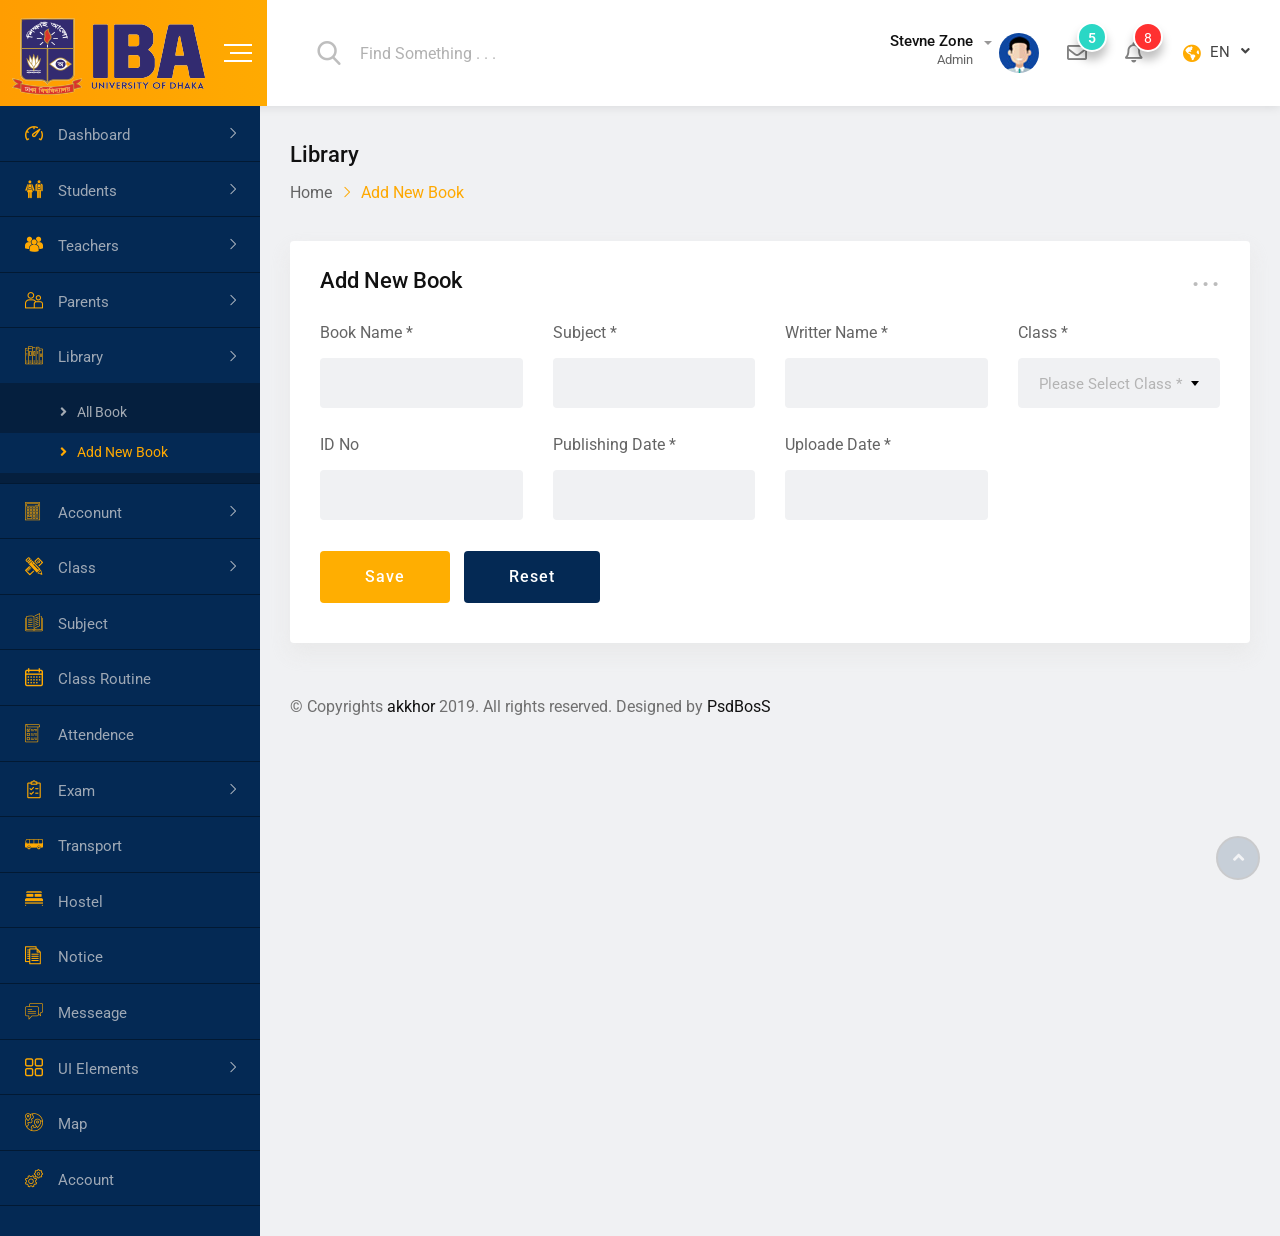
<file: add-book.html>
<!doctype html>
<html class="no-js" lang="">


<!-- Mirrored from www.radiustheme.com/demo/html/psdboss/akkhor/akkhor/add-book.html by HTTrack Website Copier/3.x [XR&CO'2014], Wed, 07 Jul 2021 11:38:59 GMT -->
<head>
    <meta charset="utf-8">
    <meta http-equiv="x-ua-compatible" content="ie=edge">
    <title>AKKHOR | Add Book</title>
    <meta name="description" content="">
    <meta name="viewport" content="width=device-width, initial-scale=1">
    <!-- Favicon -->
    <link rel="shortcut icon" type="image/x-icon" href="img/favicon.png">
    <!-- Normalize CSS -->
    <link rel="stylesheet" href="css/normalize.css">
    <!-- Main CSS -->
    <link rel="stylesheet" href="css/main.css">
    <!-- Bootstrap CSS -->
    <link rel="stylesheet" href="css/bootstrap.min.css">
    <!-- Fontawesome CSS -->
    <link rel="stylesheet" href="css/all.min.css">
    <!-- Flaticon CSS -->
    <link rel="stylesheet" href="fonts/flaticon.css">
    <!-- Animate CSS -->
    <link rel="stylesheet" href="css/animate.min.css">
    <!-- Select 2 CSS -->
    <link rel="stylesheet" href="css/select2.min.css">
    <!-- Date Picker CSS -->
    <link rel="stylesheet" href="css/datepicker.min.css">
    <!-- Custom CSS -->
    <link rel="stylesheet" href="style.css">
    <!-- Modernize js -->
    <script src="js/modernizr-3.6.0.min.js"></script>
</head>

<body>
    <!-- Preloader Start Here -->
    <div id="preloader"></div>
    <!-- Preloader End Here -->
    <div id="wrapper" class="wrapper bg-ash">
         <!-- Header Menu Area Start Here -->
        <div class="navbar navbar-expand-md header-menu-one bg-light">
            <div class="nav-bar-header-one">
                <div class="header-logo">
                    <a href="index.html">
                        <img src="img/logo.png" alt="logo">
                    </a>
                </div>
                  <div class="toggle-button sidebar-toggle">
                    <button type="button" class="item-link">
                        <span class="btn-icon-wrap">
                            <span></span>
                            <span></span>
                            <span></span>
                        </span>
                    </button>
                </div>
            </div>
            <div class="d-md-none mobile-nav-bar">
               <button class="navbar-toggler pulse-animation" type="button" data-toggle="collapse" data-target="#mobile-navbar" aria-expanded="false">
                    <i class="far fa-arrow-alt-circle-down"></i>
                </button>
                <button type="button" class="navbar-toggler sidebar-toggle-mobile">
                    <i class="fas fa-bars"></i>
                </button>
            </div>
            <div class="header-main-menu collapse navbar-collapse" id="mobile-navbar">
                <ul class="navbar-nav">
                    <li class="navbar-item header-search-bar">
                        <div class="input-group stylish-input-group">
                            <span class="input-group-addon">
                                <button type="submit">
                                    <span class="flaticon-search" aria-hidden="true"></span>
                                </button>
                            </span>
                            <input type="text" class="form-control" placeholder="Find Something . . .">
                        </div>
                    </li>
                </ul>
                <ul class="navbar-nav">
                    <li class="navbar-item dropdown header-admin">
                        <a class="navbar-nav-link dropdown-toggle" href="#" role="button" data-toggle="dropdown"
                            aria-expanded="false">
                            <div class="admin-title">
                                <h5 class="item-title">Stevne Zone</h5>
                                <span>Admin</span>
                            </div>
                            <div class="admin-img">
                                <img src="img/figure/admin.jpg" alt="Admin">
                            </div>
                        </a>
                        <div class="dropdown-menu dropdown-menu-right">
                            <div class="item-header">
                                <h6 class="item-title">Steven Zone</h6>
                            </div>
                            <div class="item-content">
                                <ul class="settings-list">
                                    <li><a href="#"><i class="flaticon-user"></i>My Profile</a></li>
                                    <li><a href="#"><i class="flaticon-list"></i>Task</a></li>
                                    <li><a href="#"><i class="flaticon-chat-comment-oval-speech-bubble-with-text-lines"></i>Message</a></li>
                                    <li><a href="#"><i class="flaticon-gear-loading"></i>Account Settings</a></li>
                                    <li><a href="login.html"><i class="flaticon-turn-off"></i>Log Out</a></li>
                                </ul>
                            </div>
                        </div>
                    </li>
                    <li class="navbar-item dropdown header-message">
                        <a class="navbar-nav-link dropdown-toggle" href="#" role="button" data-toggle="dropdown"
                            aria-expanded="false">
                            <i class="far fa-envelope"></i>
                            <div class="item-title d-md-none text-16 mg-l-10">Message</div>
                            <span>5</span>
                        </a>

                        <div class="dropdown-menu dropdown-menu-right">
                            <div class="item-header">
                                <h6 class="item-title">05 Message</h6>
                            </div>
                            <div class="item-content">
                                <div class="media">
                                    <div class="item-img bg-skyblue author-online">
                                        <img src="img/figure/student11.png" alt="img">
                                    </div>
                                    <div class="media-body space-sm">
                                        <div class="item-title">
                                            <a href="#">
                                                <span class="item-name">Maria Zaman</span> 
                                                <span class="item-time">18:30</span> 
                                            </a>  
                                        </div>
                                        <p>What is the reason of buy this item. 
                                        Is it usefull for me.....</p>
                                    </div>
                                </div>
                                <div class="media">
                                    <div class="item-img bg-yellow author-online">
                                        <img src="img/figure/student12.png" alt="img">
                                    </div>
                                    <div class="media-body space-sm">
                                        <div class="item-title">
                                            <a href="#">
                                                <span class="item-name">Benny Roy</span> 
                                                <span class="item-time">10:35</span> 
                                            </a>  
                                        </div>
                                        <p>What is the reason of buy this item. 
                                        Is it usefull for me.....</p>
                                    </div>
                                </div>
                                <div class="media">
                                    <div class="item-img bg-pink">
                                        <img src="img/figure/student13.png" alt="img">
                                    </div>
                                    <div class="media-body space-sm">
                                        <div class="item-title">
                                            <a href="#">
                                                <span class="item-name">Steven</span> 
                                                <span class="item-time">02:35</span> 
                                            </a>  
                                        </div>
                                        <p>What is the reason of buy this item. 
                                        Is it usefull for me.....</p>
                                    </div>
                                </div>
                                <div class="media">
                                    <div class="item-img bg-violet-blue">
                                        <img src="img/figure/student11.png" alt="img">
                                    </div>
                                    <div class="media-body space-sm">
                                        <div class="item-title">
                                            <a href="#">
                                                <span class="item-name">Joshep Joe</span> 
                                                <span class="item-time">12:35</span> 
                                            </a>  
                                        </div>
                                        <p>What is the reason of buy this item. 
                                        Is it usefull for me.....</p>
                                    </div>
                                </div>
                            </div>
                        </div>
                    </li>
                    <li class="navbar-item dropdown header-notification">
                        <a class="navbar-nav-link dropdown-toggle" href="#" role="button" data-toggle="dropdown"
                            aria-expanded="false">
                            <i class="far fa-bell"></i>
                            <div class="item-title d-md-none text-16 mg-l-10">Notification</div>
                            <span>8</span>
                        </a>

                        <div class="dropdown-menu dropdown-menu-right">
                            <div class="item-header">
                                <h6 class="item-title">03 Notifiacations</h6>
                            </div>
                            <div class="item-content">
                                <div class="media">
                                    <div class="item-icon bg-skyblue">
                                        <i class="fas fa-check"></i>
                                    </div>
                                    <div class="media-body space-sm">
                                        <div class="post-title">Complete Today Task</div>
                                        <span>1 Mins ago</span>
                                    </div>
                                </div>
                                <div class="media">
                                    <div class="item-icon bg-orange">
                                        <i class="fas fa-calendar-alt"></i>
                                    </div>
                                    <div class="media-body space-sm">
                                        <div class="post-title">Director Metting</div>
                                        <span>20 Mins ago</span>
                                    </div>
                                </div>
                                <div class="media">
                                    <div class="item-icon bg-violet-blue">
                                        <i class="fas fa-cogs"></i>
                                    </div>
                                    <div class="media-body space-sm">
                                        <div class="post-title">Update Password</div>
                                        <span>45 Mins ago</span>
                                    </div>
                                </div>
                            </div>
                        </div>
                    </li>
                     <li class="navbar-item dropdown header-language">
                        <a class="navbar-nav-link dropdown-toggle" href="#" role="button" 
                        data-toggle="dropdown" aria-expanded="false"><i class="fas fa-globe-americas"></i>EN</a>
                        <div class="dropdown-menu dropdown-menu-right">
                            <a class="dropdown-item" href="#">English</a>
                            <a class="dropdown-item" href="#">Spanish</a>
                            <a class="dropdown-item" href="#">Franchis</a>
                            <a class="dropdown-item" href="#">Chiness</a>
                        </div>
                    </li>
                </ul>
            </div>
        </div>
        <!-- Header Menu Area End Here -->
        <!-- Page Area Start Here -->
        <div class="dashboard-page-one">
            <!-- Sidebar Area Start Here -->
           <div class="sidebar-main sidebar-menu-one sidebar-expand-md sidebar-color">
               <div class="mobile-sidebar-header d-md-none">
                    <div class="header-logo">
                        <a href="index.html"><img src="img/logo1.png" alt="logo"></a>
                    </div>
               </div>
                <div class="sidebar-menu-content">
                    <ul class="nav nav-sidebar-menu sidebar-toggle-view">
                        <li class="nav-item sidebar-nav-item">
                            <a href="#" class="nav-link"><i class="flaticon-dashboard"></i><span>Dashboard</span></a>
                            <ul class="nav sub-group-menu">
                                <li class="nav-item">
                                    <a href="index.html" class="nav-link"><i class="fas fa-angle-right"></i>Admin</a>
                                </li>
                                <li class="nav-item">
                                    <a href="index3.html" class="nav-link"><i class="fas fa-angle-right"></i>Students</a>
                                </li>
                                <li class="nav-item">
                                    <a href="index4.html" class="nav-link"><i class="fas fa-angle-right"></i>Parents</a>
                                </li>
                                <li class="nav-item">
                                    <a href="index5.html" class="nav-link"><i class="fas fa-angle-right"></i>Teachers</a>
                                </li>
                            </ul>
                        </li>
                        <li class="nav-item sidebar-nav-item">
                            <a href="#" class="nav-link"><i class="flaticon-classmates"></i><span>Students</span></a>
                            <ul class="nav sub-group-menu">
                                <li class="nav-item">
                                    <a href="all-student.html" class="nav-link"><i class="fas fa-angle-right"></i>All Students</a>
                                </li>
                                <li class="nav-item">
                                    <a href="student-details.html" class="nav-link"><i class="fas fa-angle-right"></i>Student Details</a>
                                </li>
                                <li class="nav-item">
                                    <a href="admit-form.html" class="nav-link"><i class="fas fa-angle-right"></i>Admission Form</a>
                                </li>
                                <li class="nav-item">
                                    <a href="student-promotion.html" class="nav-link"><i class="fas fa-angle-right"></i>Student Promotion</a>
                                </li>
                            </ul>
                        </li>
                        <li class="nav-item sidebar-nav-item">
                            <a href="#" class="nav-link"><i class="flaticon-multiple-users-silhouette"></i><span>Teachers</span></a>
                            <ul class="nav sub-group-menu">
                                <li class="nav-item">
                                    <a href="all-teacher.html" class="nav-link"><i class="fas fa-angle-right"></i>All Teachers</a>
                                </li>
                                <li class="nav-item">
                                    <a href="teacher-details.html" class="nav-link"><i class="fas fa-angle-right"></i>Teacher Details</a>
                                </li>
                                <li class="nav-item">
                                    <a href="add-teacher.html" class="nav-link"><i class="fas fa-angle-right"></i>Add Teacher</a>
                                </li>
                                <li class="nav-item">
                                    <a href="teacher-payment.html" class="nav-link"><i class="fas fa-angle-right"></i>Payment</a>
                                </li>
                            </ul>
                        </li>
                        <li class="nav-item sidebar-nav-item">
                            <a href="#" class="nav-link"><i class="flaticon-couple"></i><span>Parents</span></a>
                            <ul class="nav sub-group-menu">
                                <li class="nav-item">
                                    <a href="all-parents.html" class="nav-link"><i class="fas fa-angle-right"></i>All Parents</a>
                                </li>
                                <li class="nav-item">
                                    <a href="parents-details.html" class="nav-link"><i class="fas fa-angle-right"></i>Parents Details</a>
                                </li>
                                <li class="nav-item">
                                    <a href="add-parents.html" class="nav-link"><i class="fas fa-angle-right"></i>Add Parent</a>
                                </li>
                            </ul>
                        </li>
                        <li class="nav-item sidebar-nav-item">
                            <a href="#" class="nav-link"><i class="flaticon-books"></i><span>Library</span></a>
                            <ul class="nav sub-group-menu sub-group-active">
                                <li class="nav-item">
                                    <a href="all-book.html" class="nav-link"><i class="fas fa-angle-right"></i>All Book</a>
                                </li>
                                <li class="nav-item">
                                    <a href="add-book.html" class="nav-link menu-active"><i class="fas fa-angle-right"></i>Add New Book</a>
                                </li>
                            </ul>
                        </li>
                        <li class="nav-item sidebar-nav-item">
                            <a href="#" class="nav-link"><i class="flaticon-technological"></i><span>Acconunt</span></a>
                            <ul class="nav sub-group-menu">
                                <li class="nav-item">
                                    <a href="all-fees.html" class="nav-link"><i class="fas fa-angle-right"></i>All Fees Collection</a>
                                </li>
                                <li class="nav-item">
                                    <a href="all-expense.html" class="nav-link"><i class="fas fa-angle-right"></i>Expenses</a>
                                </li>
                                <li class="nav-item">
                                    <a href="add-expense.html" class="nav-link"><i class="fas fa-angle-right"></i>Add Expenses</a>
                                </li>
                            </ul>
                        </li>
                        <li class="nav-item sidebar-nav-item">
                            <a href="#" class="nav-link"><i class="flaticon-maths-class-materials-cross-of-a-pencil-and-a-ruler"></i><span>Class</span></a>
                            <ul class="nav sub-group-menu">
                                <li class="nav-item">
                                    <a href="all-class.html" class="nav-link"><i class="fas fa-angle-right"></i>All Classes</a>
                                </li>
                                <li class="nav-item">
                                    <a href="add-class.html" class="nav-link"><i class="fas fa-angle-right"></i>Add New Class</a>
                                </li>
                            </ul>
                        </li>
                        <li class="nav-item">
                            <a href="all-subject.html" class="nav-link"><i class="flaticon-open-book"></i><span>Subject</span></a>
                        </li>
                        <li class="nav-item">
                            <a href="class-routine.html" class="nav-link"><i class="flaticon-calendar"></i><span>Class Routine</span></a>
                        </li>
                        <li class="nav-item">
                            <a href="student-attendence.html" class="nav-link"><i class="flaticon-checklist"></i><span>Attendence</span></a>
                        </li>
                        <li class="nav-item sidebar-nav-item">
                            <a href="#" class="nav-link"><i class="flaticon-shopping-list"></i><span>Exam</span></a>
                            <ul class="nav sub-group-menu">
                                <li class="nav-item">
                                    <a href="exam-schedule.html" class="nav-link"><i class="fas fa-angle-right"></i>Exam Schedule</a>
                                </li>
                                <li class="nav-item">
                                    <a href="exam-grade.html" class="nav-link"><i class="fas fa-angle-right"></i>Exam Grades</a>
                                </li>
                            </ul>
                        </li>
                        <li class="nav-item">
                            <a href="transport.html" class="nav-link"><i class="flaticon-bus-side-view"></i><span>Transport</span></a>
                        </li>
                        <li class="nav-item">
                            <a href="hostel.html" class="nav-link"><i class="flaticon-bed"></i><span>Hostel</span></a>
                        </li>
                        <li class="nav-item">
                            <a href="notice-board.html" class="nav-link"><i class="flaticon-script"></i><span>Notice</span></a>
                        </li>
                        <li class="nav-item">
                            <a href="messaging.html" class="nav-link"><i class="flaticon-chat"></i><span>Messeage</span></a>
                        </li>
                         <li class="nav-item sidebar-nav-item">
                            <a href="#" class="nav-link"><i class="flaticon-menu-1"></i><span>UI Elements</span></a>
                            <ul class="nav sub-group-menu">
                                <li class="nav-item">
                                    <a href="notification-alart.html" class="nav-link"><i class="fas fa-angle-right"></i>Alart</a>
                                </li>
                                <li class="nav-item">
                                    <a href="button.html" class="nav-link"><i class="fas fa-angle-right"></i>Button</a>
                                </li>
                                <li class="nav-item">
                                    <a href="grid.html" class="nav-link"><i class="fas fa-angle-right"></i>Grid</a>
                                </li>
                                <li class="nav-item">
                                    <a href="modal.html" class="nav-link"><i class="fas fa-angle-right"></i>Modal</a>
                                </li>
                                <li class="nav-item">
                                    <a href="progress-bar.html" class="nav-link"><i class="fas fa-angle-right"></i>Progress Bar</a>
                                </li>
                                <li class="nav-item">
                                    <a href="ui-tab.html" class="nav-link"><i class="fas fa-angle-right"></i>Tab</a>
                                </li>
                                <li class="nav-item">
                                    <a href="ui-widget.html" class="nav-link"><i
                                            class="fas fa-angle-right"></i>Widget</a>
                                </li>
                            </ul>
                        </li>
                        <li class="nav-item">
                            <a href="map.html" class="nav-link"><i class="flaticon-planet-earth"></i><span>Map</span></a>
                        </li>
                        <li class="nav-item">
                            <a href="account-settings.html" class="nav-link"><i class="flaticon-settings"></i><span>Account</span></a>
                        </li>
                    </ul>
                </div>
            </div>
            <!-- Sidebar Area End Here -->
            <div class="dashboard-content-one">
                <!-- Breadcubs Area Start Here -->
                <div class="breadcrumbs-area">
                    <h3>Library</h3>
                    <ul>
                        <li>
                            <a href="index.html">Home</a>
                        </li>
                        <li>Add New Book</li>
                    </ul>
                </div>
                <!-- Breadcubs Area End Here -->
                <!-- Add New Book Area Start Here -->
                <div class="card height-auto">
                    <div class="card-body">
                        <div class="heading-layout1">
                            <div class="item-title">
                                <h3>Add New Book</h3>
                            </div>
                           <div class="dropdown">
                                <a class="dropdown-toggle" href="#" role="button" 
                                data-toggle="dropdown" aria-expanded="false">...</a>
        
                                <div class="dropdown-menu dropdown-menu-right">
                                    <a class="dropdown-item" href="#"><i class="fas fa-times text-orange-red"></i>Close</a>
                                    <a class="dropdown-item" href="#"><i class="fas fa-cogs text-dark-pastel-green"></i>Edit</a>
                                    <a class="dropdown-item" href="#"><i class="fas fa-redo-alt text-orange-peel"></i>Refresh</a>
                                </div>
                            </div>
                        </div>
                        <form class="new-added-form">
                            <div class="row">
                                <div class="col-xl-3 col-lg-6 col-12 form-group">
                                    <label>Book Name *</label>
                                    <input type="text" placeholder="" class="form-control">
                                </div>
                                <div class="col-xl-3 col-lg-6 col-12 form-group">
                                    <label>Subject *</label>
                                    <input type="text" placeholder="" class="form-control">
                                </div>
                                <div class="col-xl-3 col-lg-6 col-12 form-group">
                                    <label>Writter Name *</label>
                                    <input type="text" placeholder="" class="form-control">
                                </div>
                                <div class="col-xl-3 col-lg-6 col-12 form-group">
                                    <label>Class *</label>
                                    <select class="select2">
                                        <option value="">Please Select Class *</option>
                                        <option value="1">Play</option>
                                        <option value="2">Nursery</option>
                                        <option value="3">One</option>
                                        <option value="3">Two</option>
                                        <option value="3">Three</option>
                                        <option value="3">Four</option>
                                        <option value="3">Five</option>
                                    </select>
                                </div>
                                <div class="col-xl-3 col-lg-6 col-12 form-group">
                                    <label>ID No</label>
                                    <input type="text" placeholder="" class="form-control">
                                </div>
                                <div class="col-xl-3 col-lg-6 col-12 form-group">
                                    <label>Publishing Date *</label>
                                    <input type="text" placeholder="" class="form-control">
                                </div>
                                <div class="col-xl-3 col-lg-6 col-12 form-group">
                                    <label>Uploade Date *</label>
                                    <input type="text" placeholder="" class="form-control">
                                </div>
                                <div class="col-md-3 d-none d-xl-block form-group">
                                   
                                </div>
                                <div class="col-12 form-group mg-t-8">
                                    <button type="submit" class="btn-fill-lg btn-gradient-yellow btn-hover-bluedark">Save</button>
                                    <button type="reset" class="btn-fill-lg bg-blue-dark btn-hover-yellow">Reset</button>
                                </div>
                            </div>
                        </form>
                    </div>
                </div>
                <!-- Add New Book Area End Here -->
                <footer class="footer-wrap-layout1">
                    <div class="copyright">© Copyrights <a href="#">akkhor</a> 2019. All rights reserved. Designed by <a href="#">PsdBosS</a></div>
                </footer>
            </div>
        </div>
        <!-- Page Area End Here -->
    </div>
    <!-- jquery-->
    <script src="js/jquery-3.3.1.min.js"></script>
    <!-- Plugins js -->
    <script src="js/plugins.js"></script>
    <!-- Popper js -->
    <script src="js/popper.min.js"></script>
    <!-- Bootstrap js -->
    <script src="js/bootstrap.min.js"></script>
    <!-- Select 2 Js -->
    <script src="js/select2.min.js"></script>
    <!-- Date Picker Js -->
    <script src="js/datepicker.min.js"></script>
    <!-- Smoothscroll Js -->
    <script src="js/jquery.smoothscroll.min.html"></script>
    <!-- Scroll Up Js -->
    <script src="js/jquery.scrollUp.min.js"></script>
    <!-- Custom Js -->
    <script src="js/main.js"></script>

</body>


<!-- Mirrored from www.radiustheme.com/demo/html/psdboss/akkhor/akkhor/add-book.html by HTTrack Website Copier/3.x [XR&CO'2014], Wed, 07 Jul 2021 11:38:59 GMT -->
</html>
</file>
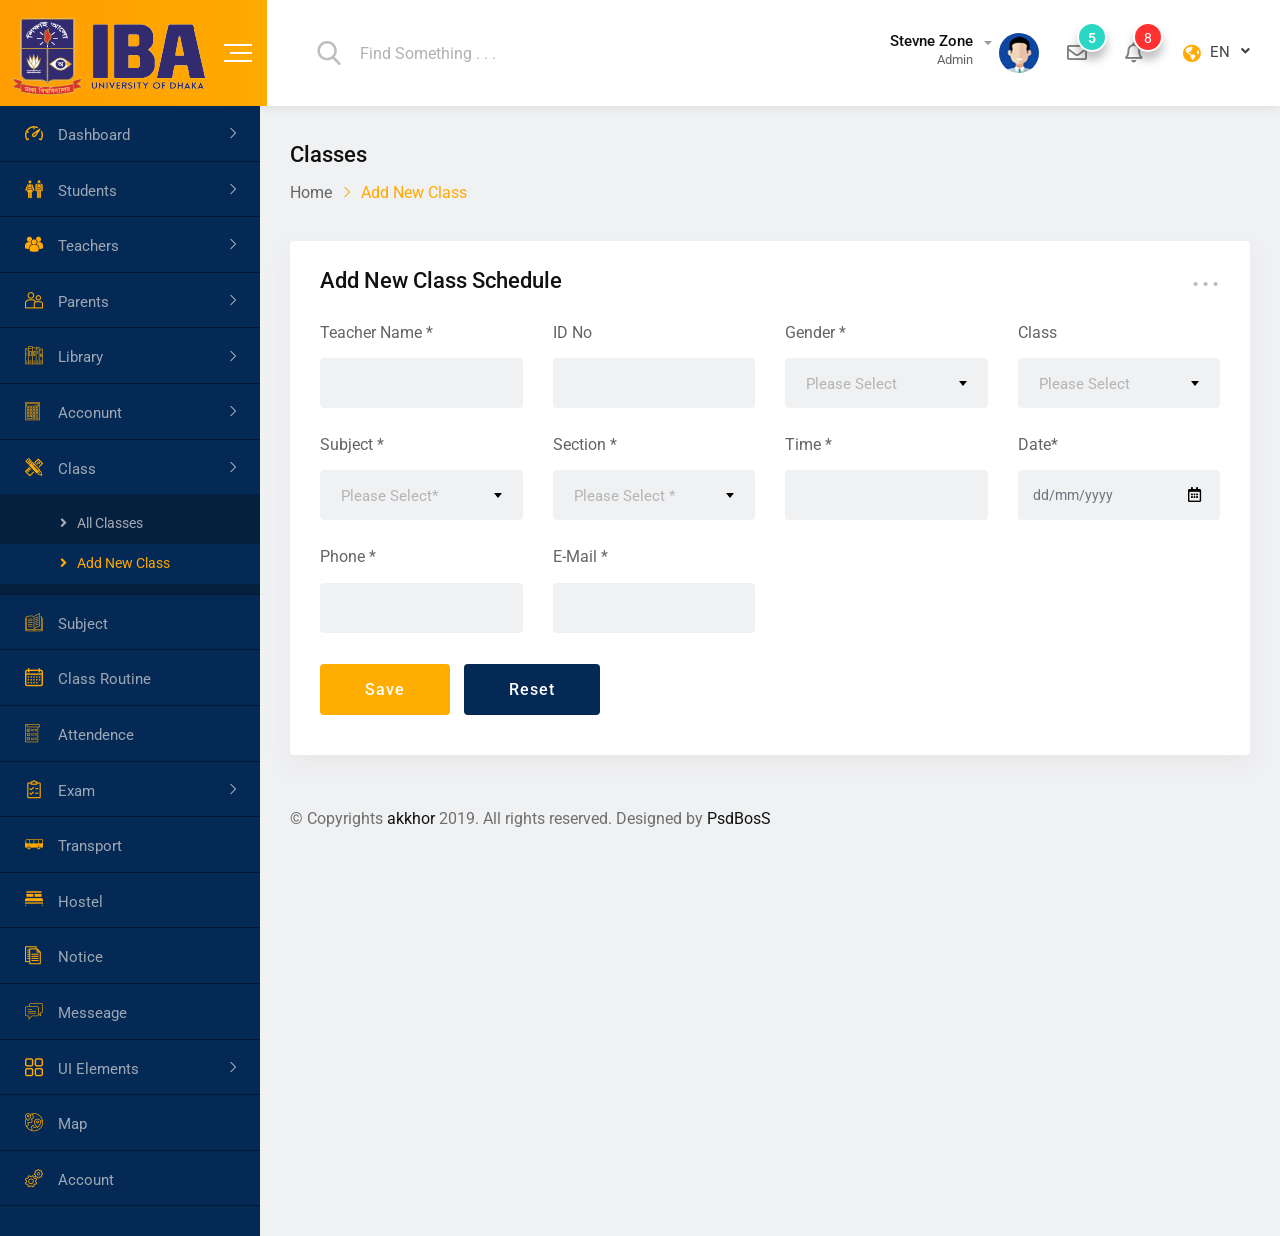
<file: add-class.html>
<!doctype html>
<html class="no-js" lang="">


<!-- Mirrored from www.radiustheme.com/demo/html/psdboss/akkhor/akkhor/add-class.html by HTTrack Website Copier/3.x [XR&CO'2014], Wed, 07 Jul 2021 11:38:59 GMT -->
<head>
    <meta charset="utf-8">
    <meta http-equiv="x-ua-compatible" content="ie=edge">
    <title>AKKHOR | Add Class</title>
    <meta name="description" content="">
    <meta name="viewport" content="width=device-width, initial-scale=1">
    <!-- Favicon -->
    <link rel="shortcut icon" type="image/x-icon" href="img/favicon.png">
    <!-- Normalize CSS -->
    <link rel="stylesheet" href="css/normalize.css">
    <!-- Main CSS -->
    <link rel="stylesheet" href="css/main.css">
    <!-- Bootstrap CSS -->
    <link rel="stylesheet" href="css/bootstrap.min.css">
    <!-- Fontawesome CSS -->
    <link rel="stylesheet" href="css/all.min.css">
    <!-- Flaticon CSS -->
    <link rel="stylesheet" href="fonts/flaticon.css">
    <!-- Animate CSS -->
    <link rel="stylesheet" href="css/animate.min.css">
    <!-- Select 2 CSS -->
    <link rel="stylesheet" href="css/select2.min.css">
    <!-- Date Picker CSS -->
    <link rel="stylesheet" href="css/datepicker.min.css">
    <!-- Custom CSS -->
    <link rel="stylesheet" href="style.css">
    <!-- Modernize js -->
    <script src="js/modernizr-3.6.0.min.js"></script>
</head>

<body>
    <!-- Preloader Start Here -->
    <div id="preloader"></div>
    <!-- Preloader End Here -->
    <div id="wrapper" class="wrapper bg-ash">
         <!-- Header Menu Area Start Here -->
        <div class="navbar navbar-expand-md header-menu-one bg-light">
            <div class="nav-bar-header-one">
                <div class="header-logo">
                    <a href="index.html">
                        <img src="img/logo.png" alt="logo">
                    </a>
                </div>
                  <div class="toggle-button sidebar-toggle">
                    <button type="button" class="item-link">
                        <span class="btn-icon-wrap">
                            <span></span>
                            <span></span>
                            <span></span>
                        </span>
                    </button>
                </div>
            </div>
            <div class="d-md-none mobile-nav-bar">
               <button class="navbar-toggler pulse-animation" type="button" data-toggle="collapse" data-target="#mobile-navbar" aria-expanded="false">
                    <i class="far fa-arrow-alt-circle-down"></i>
                </button>
                <button type="button" class="navbar-toggler sidebar-toggle-mobile">
                    <i class="fas fa-bars"></i>
                </button>
            </div>
            <div class="header-main-menu collapse navbar-collapse" id="mobile-navbar">
                <ul class="navbar-nav">
                    <li class="navbar-item header-search-bar">
                        <div class="input-group stylish-input-group">
                            <span class="input-group-addon">
                                <button type="submit">
                                    <span class="flaticon-search" aria-hidden="true"></span>
                                </button>
                            </span>
                            <input type="text" class="form-control" placeholder="Find Something . . .">
                        </div>
                    </li>
                </ul>
                <ul class="navbar-nav">
                    <li class="navbar-item dropdown header-admin">
                        <a class="navbar-nav-link dropdown-toggle" href="#" role="button" data-toggle="dropdown"
                            aria-expanded="false">
                            <div class="admin-title">
                                <h5 class="item-title">Stevne Zone</h5>
                                <span>Admin</span>
                            </div>
                            <div class="admin-img">
                                <img src="img/figure/admin.jpg" alt="Admin">
                            </div>
                        </a>
                        <div class="dropdown-menu dropdown-menu-right">
                            <div class="item-header">
                                <h6 class="item-title">Steven Zone</h6>
                            </div>
                            <div class="item-content">
                                <ul class="settings-list">
                                    <li><a href="#"><i class="flaticon-user"></i>My Profile</a></li>
                                    <li><a href="#"><i class="flaticon-list"></i>Task</a></li>
                                    <li><a href="#"><i class="flaticon-chat-comment-oval-speech-bubble-with-text-lines"></i>Message</a></li>
                                    <li><a href="#"><i class="flaticon-gear-loading"></i>Account Settings</a></li>
                                    <li><a href="login.html"><i class="flaticon-turn-off"></i>Log Out</a></li>
                                </ul>
                            </div>
                        </div>
                    </li>
                    <li class="navbar-item dropdown header-message">
                        <a class="navbar-nav-link dropdown-toggle" href="#" role="button" data-toggle="dropdown"
                            aria-expanded="false">
                            <i class="far fa-envelope"></i>
                            <div class="item-title d-md-none text-16 mg-l-10">Message</div>
                            <span>5</span>
                        </a>

                        <div class="dropdown-menu dropdown-menu-right">
                            <div class="item-header">
                                <h6 class="item-title">05 Message</h6>
                            </div>
                            <div class="item-content">
                                <div class="media">
                                    <div class="item-img bg-skyblue author-online">
                                        <img src="img/figure/student11.png" alt="img">
                                    </div>
                                    <div class="media-body space-sm">
                                        <div class="item-title">
                                            <a href="#">
                                                <span class="item-name">Maria Zaman</span> 
                                                <span class="item-time">18:30</span> 
                                            </a>  
                                        </div>
                                        <p>What is the reason of buy this item. 
                                        Is it usefull for me.....</p>
                                    </div>
                                </div>
                                <div class="media">
                                    <div class="item-img bg-yellow author-online">
                                        <img src="img/figure/student12.png" alt="img">
                                    </div>
                                    <div class="media-body space-sm">
                                        <div class="item-title">
                                            <a href="#">
                                                <span class="item-name">Benny Roy</span> 
                                                <span class="item-time">10:35</span> 
                                            </a>  
                                        </div>
                                        <p>What is the reason of buy this item. 
                                        Is it usefull for me.....</p>
                                    </div>
                                </div>
                                <div class="media">
                                    <div class="item-img bg-pink">
                                        <img src="img/figure/student13.png" alt="img">
                                    </div>
                                    <div class="media-body space-sm">
                                        <div class="item-title">
                                            <a href="#">
                                                <span class="item-name">Steven</span> 
                                                <span class="item-time">02:35</span> 
                                            </a>  
                                        </div>
                                        <p>What is the reason of buy this item. 
                                        Is it usefull for me.....</p>
                                    </div>
                                </div>
                                <div class="media">
                                    <div class="item-img bg-violet-blue">
                                        <img src="img/figure/student11.png" alt="img">
                                    </div>
                                    <div class="media-body space-sm">
                                        <div class="item-title">
                                            <a href="#">
                                                <span class="item-name">Joshep Joe</span> 
                                                <span class="item-time">12:35</span> 
                                            </a>  
                                        </div>
                                        <p>What is the reason of buy this item. 
                                        Is it usefull for me.....</p>
                                    </div>
                                </div>
                            </div>
                        </div>
                    </li>
                    <li class="navbar-item dropdown header-notification">
                        <a class="navbar-nav-link dropdown-toggle" href="#" role="button" data-toggle="dropdown"
                            aria-expanded="false">
                            <i class="far fa-bell"></i>
                            <div class="item-title d-md-none text-16 mg-l-10">Notification</div>
                            <span>8</span>
                        </a>

                        <div class="dropdown-menu dropdown-menu-right">
                            <div class="item-header">
                                <h6 class="item-title">03 Notifiacations</h6>
                            </div>
                            <div class="item-content">
                                <div class="media">
                                    <div class="item-icon bg-skyblue">
                                        <i class="fas fa-check"></i>
                                    </div>
                                    <div class="media-body space-sm">
                                        <div class="post-title">Complete Today Task</div>
                                        <span>1 Mins ago</span>
                                    </div>
                                </div>
                                <div class="media">
                                    <div class="item-icon bg-orange">
                                        <i class="fas fa-calendar-alt"></i>
                                    </div>
                                    <div class="media-body space-sm">
                                        <div class="post-title">Director Metting</div>
                                        <span>20 Mins ago</span>
                                    </div>
                                </div>
                                <div class="media">
                                    <div class="item-icon bg-violet-blue">
                                        <i class="fas fa-cogs"></i>
                                    </div>
                                    <div class="media-body space-sm">
                                        <div class="post-title">Update Password</div>
                                        <span>45 Mins ago</span>
                                    </div>
                                </div>
                            </div>
                        </div>
                    </li>
                     <li class="navbar-item dropdown header-language">
                        <a class="navbar-nav-link dropdown-toggle" href="#" role="button" 
                        data-toggle="dropdown" aria-expanded="false"><i class="fas fa-globe-americas"></i>EN</a>
                        <div class="dropdown-menu dropdown-menu-right">
                            <a class="dropdown-item" href="#">English</a>
                            <a class="dropdown-item" href="#">Spanish</a>
                            <a class="dropdown-item" href="#">Franchis</a>
                            <a class="dropdown-item" href="#">Chiness</a>
                        </div>
                    </li>
                </ul>
            </div>
        </div>
        <!-- Header Menu Area End Here -->
        <!-- Page Area Start Here -->
        <div class="dashboard-page-one">
            <!-- Sidebar Area Start Here -->
           <div class="sidebar-main sidebar-menu-one sidebar-expand-md sidebar-color">
               <div class="mobile-sidebar-header d-md-none">
                    <div class="header-logo">
                        <a href="index.html"><img src="img/logo1.png" alt="logo"></a>
                    </div>
               </div>
                <div class="sidebar-menu-content">
                    <ul class="nav nav-sidebar-menu sidebar-toggle-view">
                        <li class="nav-item sidebar-nav-item">
                            <a href="#" class="nav-link"><i class="flaticon-dashboard"></i><span>Dashboard</span></a>
                            <ul class="nav sub-group-menu">
                                <li class="nav-item">
                                    <a href="index.html" class="nav-link"><i class="fas fa-angle-right"></i>Admin</a>
                                </li>
                                <li class="nav-item">
                                    <a href="index3.html" class="nav-link"><i class="fas fa-angle-right"></i>Students</a>
                                </li>
                                <li class="nav-item">
                                    <a href="index4.html" class="nav-link"><i class="fas fa-angle-right"></i>Parents</a>
                                </li>
                                <li class="nav-item">
                                    <a href="index5.html" class="nav-link"><i class="fas fa-angle-right"></i>Teachers</a>
                                </li>
                            </ul>
                        </li>
                        <li class="nav-item sidebar-nav-item">
                            <a href="#" class="nav-link"><i class="flaticon-classmates"></i><span>Students</span></a>
                            <ul class="nav sub-group-menu">
                                <li class="nav-item">
                                    <a href="all-student.html" class="nav-link"><i class="fas fa-angle-right"></i>All Students</a>
                                </li>
                                <li class="nav-item">
                                    <a href="student-details.html" class="nav-link"><i class="fas fa-angle-right"></i>Student Details</a>
                                </li>
                                <li class="nav-item">
                                    <a href="admit-form.html" class="nav-link"><i class="fas fa-angle-right"></i>Admission Form</a>
                                </li>
                                <li class="nav-item">
                                    <a href="student-promotion.html" class="nav-link"><i class="fas fa-angle-right"></i>Student Promotion</a>
                                </li>
                            </ul>
                        </li>
                        <li class="nav-item sidebar-nav-item">
                            <a href="#" class="nav-link"><i class="flaticon-multiple-users-silhouette"></i><span>Teachers</span></a>
                            <ul class="nav sub-group-menu">
                                <li class="nav-item">
                                    <a href="all-teacher.html" class="nav-link"><i class="fas fa-angle-right"></i>All Teachers</a>
                                </li>
                                <li class="nav-item">
                                    <a href="teacher-details.html" class="nav-link"><i class="fas fa-angle-right"></i>Teacher Details</a>
                                </li>
                                <li class="nav-item">
                                    <a href="add-teacher.html" class="nav-link"><i class="fas fa-angle-right"></i>Add Teacher</a>
                                </li>
                                <li class="nav-item">
                                    <a href="teacher-payment.html" class="nav-link"><i class="fas fa-angle-right"></i>Payment</a>
                                </li>
                            </ul>
                        </li>
                        <li class="nav-item sidebar-nav-item">
                            <a href="#" class="nav-link"><i class="flaticon-couple"></i><span>Parents</span></a>
                            <ul class="nav sub-group-menu">
                                <li class="nav-item">
                                    <a href="all-parents.html" class="nav-link"><i class="fas fa-angle-right"></i>All Parents</a>
                                </li>
                                <li class="nav-item">
                                    <a href="parents-details.html" class="nav-link"><i class="fas fa-angle-right"></i>Parents Details</a>
                                </li>
                                <li class="nav-item">
                                    <a href="add-parents.html" class="nav-link"><i class="fas fa-angle-right"></i>Add Parent</a>
                                </li>
                            </ul>
                        </li>
                        <li class="nav-item sidebar-nav-item">
                            <a href="#" class="nav-link"><i class="flaticon-books"></i><span>Library</span></a>
                            <ul class="nav sub-group-menu">
                                <li class="nav-item">
                                    <a href="all-book.html" class="nav-link"><i class="fas fa-angle-right"></i>All Book</a>
                                </li>
                                <li class="nav-item">
                                    <a href="add-book.html" class="nav-link"><i class="fas fa-angle-right"></i>Add New Book</a>
                                </li>
                            </ul>
                        </li>
                        <li class="nav-item sidebar-nav-item">
                            <a href="#" class="nav-link"><i class="flaticon-technological"></i><span>Acconunt</span></a>
                            <ul class="nav sub-group-menu">
                                <li class="nav-item">
                                    <a href="all-fees.html" class="nav-link"><i class="fas fa-angle-right"></i>All Fees Collection</a>
                                </li>
                                <li class="nav-item">
                                    <a href="all-expense.html" class="nav-link"><i class="fas fa-angle-right"></i>Expenses</a>
                                </li>
                                <li class="nav-item">
                                    <a href="add-expense.html" class="nav-link"><i class="fas fa-angle-right"></i>Add Expenses</a>
                                </li>
                            </ul>
                        </li>
                        <li class="nav-item sidebar-nav-item">
                            <a href="#" class="nav-link"><i class="flaticon-maths-class-materials-cross-of-a-pencil-and-a-ruler"></i><span>Class</span></a>
                            <ul class="nav sub-group-menu sub-group-active">
                                <li class="nav-item">
                                    <a href="all-class.html" class="nav-link"><i class="fas fa-angle-right"></i>All Classes</a>
                                </li>
                                <li class="nav-item">
                                    <a href="add-class.html" class="nav-link menu-active"><i class="fas fa-angle-right"></i>Add New Class</a>
                                </li>
                            </ul>
                        </li>
                        <li class="nav-item">
                            <a href="all-subject.html" class="nav-link"><i class="flaticon-open-book"></i><span>Subject</span></a>
                        </li>
                        <li class="nav-item">
                            <a href="class-routine.html" class="nav-link"><i class="flaticon-calendar"></i><span>Class Routine</span></a>
                        </li>
                        <li class="nav-item">
                            <a href="student-attendence.html" class="nav-link"><i class="flaticon-checklist"></i><span>Attendence</span></a>
                        </li>
                        <li class="nav-item sidebar-nav-item">
                            <a href="#" class="nav-link"><i class="flaticon-shopping-list"></i><span>Exam</span></a>
                            <ul class="nav sub-group-menu">
                                <li class="nav-item">
                                    <a href="exam-schedule.html" class="nav-link"><i class="fas fa-angle-right"></i>Exam Schedule</a>
                                </li>
                                <li class="nav-item">
                                    <a href="exam-grade.html" class="nav-link"><i class="fas fa-angle-right"></i>Exam Grades</a>
                                </li>
                            </ul>
                        </li>
                        <li class="nav-item">
                            <a href="transport.html" class="nav-link"><i class="flaticon-bus-side-view"></i><span>Transport</span></a>
                        </li>
                        <li class="nav-item">
                            <a href="hostel.html" class="nav-link"><i class="flaticon-bed"></i><span>Hostel</span></a>
                        </li>
                        <li class="nav-item">
                            <a href="notice-board.html" class="nav-link"><i class="flaticon-script"></i><span>Notice</span></a>
                        </li>
                        <li class="nav-item">
                            <a href="messaging.html" class="nav-link"><i class="flaticon-chat"></i><span>Messeage</span></a>
                        </li>
                         <li class="nav-item sidebar-nav-item">
                            <a href="#" class="nav-link"><i class="flaticon-menu-1"></i><span>UI Elements</span></a>
                            <ul class="nav sub-group-menu">
                                <li class="nav-item">
                                    <a href="notification-alart.html" class="nav-link"><i class="fas fa-angle-right"></i>Alart</a>
                                </li>
                                <li class="nav-item">
                                    <a href="button.html" class="nav-link"><i class="fas fa-angle-right"></i>Button</a>
                                </li>
                                <li class="nav-item">
                                    <a href="grid.html" class="nav-link"><i class="fas fa-angle-right"></i>Grid</a>
                                </li>
                                <li class="nav-item">
                                    <a href="modal.html" class="nav-link"><i class="fas fa-angle-right"></i>Modal</a>
                                </li>
                                <li class="nav-item">
                                    <a href="progress-bar.html" class="nav-link"><i class="fas fa-angle-right"></i>Progress Bar</a>
                                </li>
                                <li class="nav-item">
                                    <a href="ui-tab.html" class="nav-link"><i class="fas fa-angle-right"></i>Tab</a>
                                </li>
                                <li class="nav-item">
                                    <a href="ui-widget.html" class="nav-link"><i
                                            class="fas fa-angle-right"></i>Widget</a>
                                </li>
                            </ul>
                        </li>
                        <li class="nav-item">
                            <a href="map.html" class="nav-link"><i class="flaticon-planet-earth"></i><span>Map</span></a>
                        </li>
                        <li class="nav-item">
                            <a href="account-settings.html" class="nav-link"><i class="flaticon-settings"></i><span>Account</span></a>
                        </li>
                    </ul>
                </div>
            </div>
            <!-- Sidebar Area End Here -->
            <div class="dashboard-content-one">
                <!-- Breadcubs Area Start Here -->
                <div class="breadcrumbs-area">
                    <h3>Classes</h3>
                    <ul>
                        <li>
                            <a href="index.html">Home</a>
                        </li>
                        <li>Add New Class</li>
                    </ul>
                </div>
                <!-- Breadcubs Area End Here -->
                <!-- Add Class Area Start Here -->
                <div class="card height-auto">
                    <div class="card-body">
                        <div class="heading-layout1">
                            <div class="item-title">
                                <h3>Add New Class Schedule</h3>
                            </div>
                           <div class="dropdown">
                                <a class="dropdown-toggle" href="#" role="button" 
                                data-toggle="dropdown" aria-expanded="false">...</a>
        
                                <div class="dropdown-menu dropdown-menu-right">
                                    <a class="dropdown-item" href="#"><i class="fas fa-times text-orange-red"></i>Close</a>
                                    <a class="dropdown-item" href="#"><i class="fas fa-cogs text-dark-pastel-green"></i>Edit</a>
                                    <a class="dropdown-item" href="#"><i class="fas fa-redo-alt text-orange-peel"></i>Refresh</a>
                                </div>
                            </div>
                        </div>
                        <form class="new-added-form">
                            <div class="row">
                                <div class="col-xl-3 col-lg-6 col-12 form-group">
                                    <label>Teacher Name *</label>
                                    <input type="text" placeholder="" class="form-control">
                                </div>
                                <div class="col-xl-3 col-lg-6 col-12 form-group">
                                    <label>ID No</label>
                                    <input type="text" placeholder="" class="form-control">
                                </div>
                                <div class="col-xl-3 col-lg-6 col-12 form-group">
                                    <label>Gender *</label>
                                    <select class="select2">
                                        <option value="">Please Select</option>
                                        <option value="1">Male</option>
                                        <option value="2">Female</option>
                                        <option value="3">Others</option>
                                    </select>
                                </div>
                                <div class="col-xl-3 col-lg-6 col-12 form-group">
                                    <label>Class</label>
                                    <select class="select2">
                                        <option value="">Please Select</option>
                                        <option value="1">Play</option>
                                        <option value="2">Nursery</option>
                                        <option value="3">One</option>
                                        <option value="3">Two</option>
                                        <option value="3">Three</option>
                                        <option value="3">Four</option>
                                        <option value="3">Five</option>
                                    </select>
                                </div>
                                <div class="col-xl-3 col-lg-6 col-12 form-group">
                                    <label>Subject *</label>
                                    <select class="select2">
                                        <option value="">Please Select*</option>
                                        <option value="1">English</option>
                                        <option value="2">Mathmethics</option>
                                        <option value="3">Physics</option>
                                        <option value="3">Chemestry</option>
                                        <option value="3">Biology</option>
                                    </select>
                                </div>
                                <div class="col-xl-3 col-lg-6 col-12 form-group">
                                    <label>Section *</label>
                                    <select class="select2">
                                        <option value="">Please Select *</option>
                                        <option value="1">Pink</option>
                                        <option value="2">Blue</option>
                                        <option value="3">Bird</option>
                                        <option value="3">Rose</option>
                                        <option value="3">Red</option>
                                    </select>
                                </div>
                                <div class="col-xl-3 col-lg-6 col-12 form-group">
                                    <label>Time *</label>
                                    <input type="text" placeholder="" class="form-control">
                                </div>
                                <div class="col-xl-3 col-lg-6 col-12 form-group">
                                    <label>Date*</label>
                                    <input type="text" placeholder="dd/mm/yyyy" class="form-control air-datepicker" data-position="bottom right">
                                    <i class="far fa-calendar-alt"></i>
                                </div>
                                <div class="col-xl-3 col-lg-6 col-12 form-group">
                                    <label>Phone *</label>
                                    <input type="text" placeholder="" class="form-control">
                                </div>
                                <div class="col-xl-3 col-lg-6 col-12 form-group">
                                    <label>E-Mail *</label>
                                    <input type="email" placeholder="" class="form-control">
                                </div>
                                <div class="col-md-6 form-group"></div>
                                <div class="col-12 form-group mg-t-8">
                                    <button type="submit" class="btn-fill-lg btn-gradient-yellow btn-hover-bluedark">Save</button>
                                    <button type="reset" class="btn-fill-lg bg-blue-dark btn-hover-yellow">Reset</button>
                                </div>
                            </div>
                        </form>
                    </div>
                </div>
                <!-- Add Class Area End Here -->
                <footer class="footer-wrap-layout1">
                    <div class="copyright">© Copyrights <a href="#">akkhor</a> 2019. All rights reserved. Designed by <a href="#">PsdBosS</a></div>
                </footer>
            </div>
        </div>
        <!-- Page Area End Here -->
    </div>
    <!-- jquery-->
    <script src="js/jquery-3.3.1.min.js"></script>
    <!-- Plugins js -->
    <script src="js/plugins.js"></script>
    <!-- Popper js -->
    <script src="js/popper.min.js"></script>
    <!-- Bootstrap js -->
    <script src="js/bootstrap.min.js"></script>
    <!-- Select 2 Js -->
    <script src="js/select2.min.js"></script>
    <!-- Date Picker Js -->
    <script src="js/datepicker.min.js"></script>
    <!-- Scroll Up Js -->
    <script src="js/jquery.scrollUp.min.js"></script>
    <!-- Custom Js -->
    <script src="js/main.js"></script>

</body>


<!-- Mirrored from www.radiustheme.com/demo/html/psdboss/akkhor/akkhor/add-class.html by HTTrack Website Copier/3.x [XR&CO'2014], Wed, 07 Jul 2021 11:38:59 GMT -->
</html>
</file>
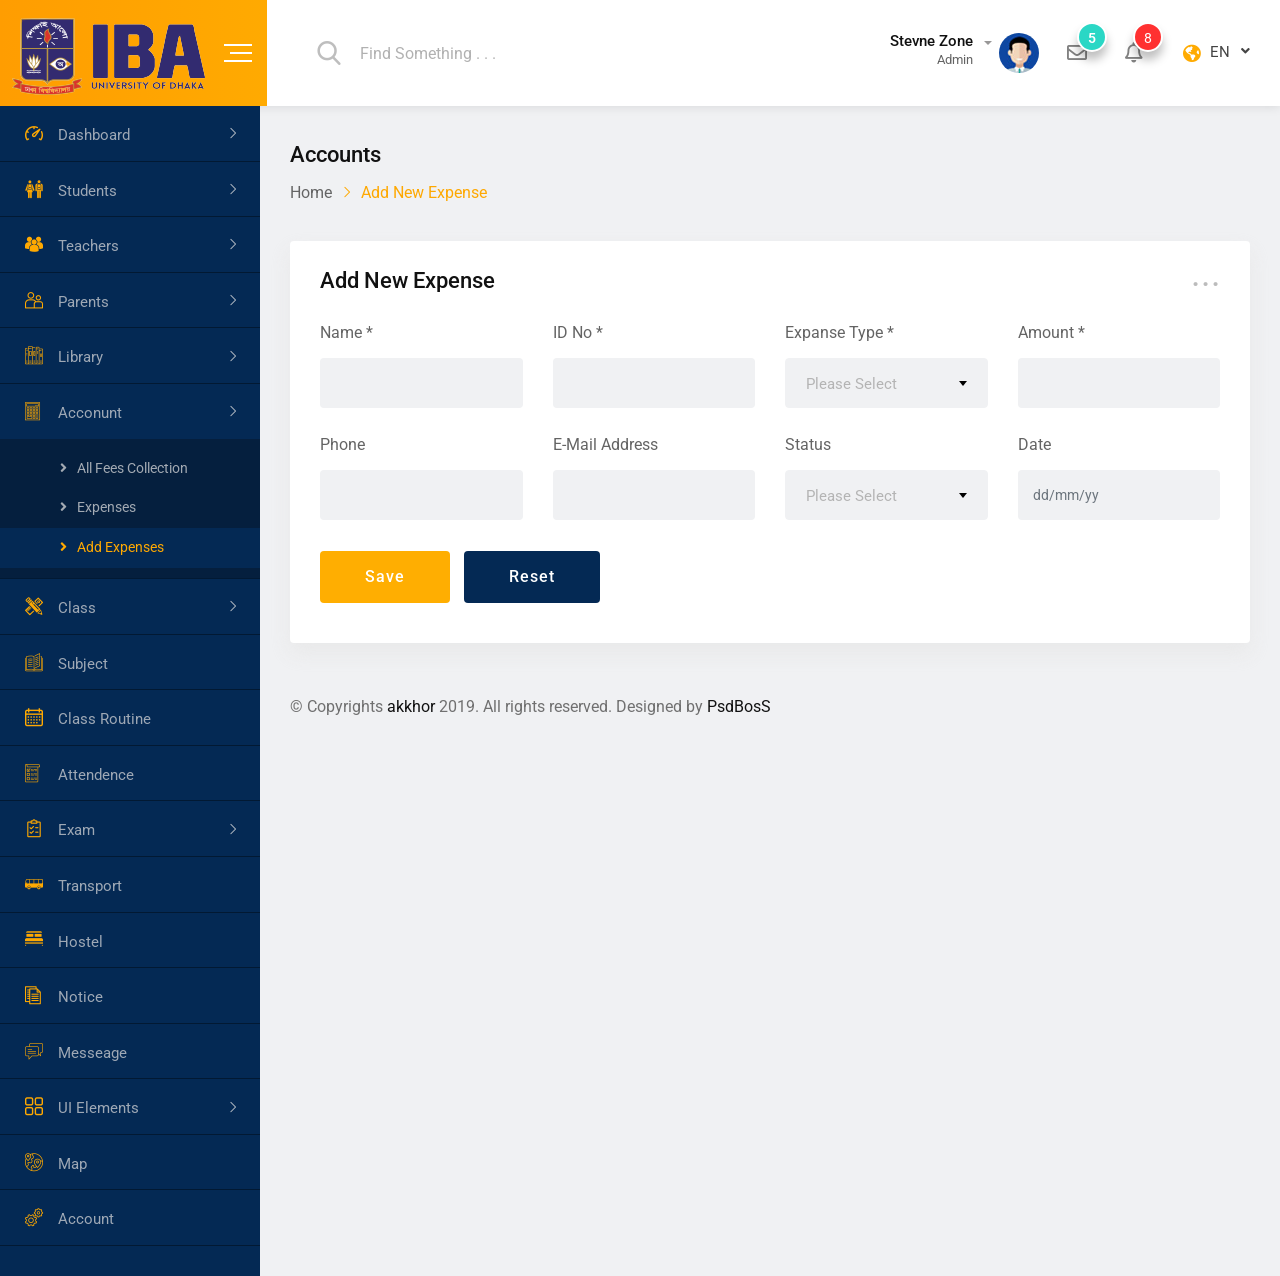
<file: add-expense.html>
<!doctype html>
<html class="no-js" lang="">


<!-- Mirrored from www.radiustheme.com/demo/html/psdboss/akkhor/akkhor/add-expense.html by HTTrack Website Copier/3.x [XR&CO'2014], Wed, 07 Jul 2021 11:38:59 GMT -->
<head>
    <meta charset="utf-8">
    <meta http-equiv="x-ua-compatible" content="ie=edge">
    <title>AKKHOR | Add Expense</title>
    <meta name="description" content="">
    <meta name="viewport" content="width=device-width, initial-scale=1">
    <!-- Favicon -->
    <link rel="shortcut icon" type="image/x-icon" href="img/favicon.png">
    <!-- Normalize CSS -->
    <link rel="stylesheet" href="css/normalize.css">
    <!-- Main CSS -->
    <link rel="stylesheet" href="css/main.css">
    <!-- Bootstrap CSS -->
    <link rel="stylesheet" href="css/bootstrap.min.css">
    <!-- Fontawesome CSS -->
    <link rel="stylesheet" href="css/all.min.css">
    <!-- Flaticon CSS -->
    <link rel="stylesheet" href="fonts/flaticon.css">
    <!-- Animate CSS -->
    <link rel="stylesheet" href="css/animate.min.css">
    <!-- Select 2 CSS -->
    <link rel="stylesheet" href="css/select2.min.css">
    <!-- Date Picker CSS -->
    <link rel="stylesheet" href="css/datepicker.min.css">
    <!-- Custom CSS -->
    <link rel="stylesheet" href="style.css">
    <!-- Modernize js -->
    <script src="js/modernizr-3.6.0.min.js"></script>
</head>

<body>
    <!-- Preloader Start Here -->
    <div id="preloader"></div>
    <!-- Preloader End Here -->
    <div id="wrapper" class="wrapper bg-ash">
         <!-- Header Menu Area Start Here -->
        <div class="navbar navbar-expand-md header-menu-one bg-light">
            <div class="nav-bar-header-one">
                <div class="header-logo">
                    <a href="index.html">
                        <img src="img/logo.png" alt="logo">
                    </a>
                </div>
                  <div class="toggle-button sidebar-toggle">
                    <button type="button" class="item-link">
                        <span class="btn-icon-wrap">
                            <span></span>
                            <span></span>
                            <span></span>
                        </span>
                    </button>
                </div>
            </div>
            <div class="d-md-none mobile-nav-bar">
               <button class="navbar-toggler pulse-animation" type="button" data-toggle="collapse" data-target="#mobile-navbar" aria-expanded="false">
                    <i class="far fa-arrow-alt-circle-down"></i>
                </button>
                <button type="button" class="navbar-toggler sidebar-toggle-mobile">
                    <i class="fas fa-bars"></i>
                </button>
            </div>
            <div class="header-main-menu collapse navbar-collapse" id="mobile-navbar">
                <ul class="navbar-nav">
                    <li class="navbar-item header-search-bar">
                        <div class="input-group stylish-input-group">
                            <span class="input-group-addon">
                                <button type="submit">
                                    <span class="flaticon-search" aria-hidden="true"></span>
                                </button>
                            </span>
                            <input type="text" class="form-control" placeholder="Find Something . . .">
                        </div>
                    </li>
                </ul>
                <ul class="navbar-nav">
                    <li class="navbar-item dropdown header-admin">
                        <a class="navbar-nav-link dropdown-toggle" href="#" role="button" data-toggle="dropdown"
                            aria-expanded="false">
                            <div class="admin-title">
                                <h5 class="item-title">Stevne Zone</h5>
                                <span>Admin</span>
                            </div>
                            <div class="admin-img">
                                <img src="img/figure/admin.jpg" alt="Admin">
                            </div>
                        </a>
                        <div class="dropdown-menu dropdown-menu-right">
                            <div class="item-header">
                                <h6 class="item-title">Steven Zone</h6>
                            </div>
                            <div class="item-content">
                                <ul class="settings-list">
                                    <li><a href="#"><i class="flaticon-user"></i>My Profile</a></li>
                                    <li><a href="#"><i class="flaticon-list"></i>Task</a></li>
                                    <li><a href="#"><i class="flaticon-chat-comment-oval-speech-bubble-with-text-lines"></i>Message</a></li>
                                    <li><a href="#"><i class="flaticon-gear-loading"></i>Account Settings</a></li>
                                    <li><a href="login.html"><i class="flaticon-turn-off"></i>Log Out</a></li>
                                </ul>
                            </div>
                        </div>
                    </li>
                    <li class="navbar-item dropdown header-message">
                        <a class="navbar-nav-link dropdown-toggle" href="#" role="button" data-toggle="dropdown"
                            aria-expanded="false">
                            <i class="far fa-envelope"></i>
                            <div class="item-title d-md-none text-16 mg-l-10">Message</div>
                            <span>5</span>
                        </a>

                        <div class="dropdown-menu dropdown-menu-right">
                            <div class="item-header">
                                <h6 class="item-title">05 Message</h6>
                            </div>
                            <div class="item-content">
                                <div class="media">
                                    <div class="item-img bg-skyblue author-online">
                                        <img src="img/figure/student11.png" alt="img">
                                    </div>
                                    <div class="media-body space-sm">
                                        <div class="item-title">
                                            <a href="#">
                                                <span class="item-name">Maria Zaman</span> 
                                                <span class="item-time">18:30</span> 
                                            </a>  
                                        </div>
                                        <p>What is the reason of buy this item. 
                                        Is it usefull for me.....</p>
                                    </div>
                                </div>
                                <div class="media">
                                    <div class="item-img bg-yellow author-online">
                                        <img src="img/figure/student12.png" alt="img">
                                    </div>
                                    <div class="media-body space-sm">
                                        <div class="item-title">
                                            <a href="#">
                                                <span class="item-name">Benny Roy</span> 
                                                <span class="item-time">10:35</span> 
                                            </a>  
                                        </div>
                                        <p>What is the reason of buy this item. 
                                        Is it usefull for me.....</p>
                                    </div>
                                </div>
                                <div class="media">
                                    <div class="item-img bg-pink">
                                        <img src="img/figure/student13.png" alt="img">
                                    </div>
                                    <div class="media-body space-sm">
                                        <div class="item-title">
                                            <a href="#">
                                                <span class="item-name">Steven</span> 
                                                <span class="item-time">02:35</span> 
                                            </a>  
                                        </div>
                                        <p>What is the reason of buy this item. 
                                        Is it usefull for me.....</p>
                                    </div>
                                </div>
                                <div class="media">
                                    <div class="item-img bg-violet-blue">
                                        <img src="img/figure/student11.png" alt="img">
                                    </div>
                                    <div class="media-body space-sm">
                                        <div class="item-title">
                                            <a href="#">
                                                <span class="item-name">Joshep Joe</span> 
                                                <span class="item-time">12:35</span> 
                                            </a>  
                                        </div>
                                        <p>What is the reason of buy this item. 
                                        Is it usefull for me.....</p>
                                    </div>
                                </div>
                            </div>
                        </div>
                    </li>
                    <li class="navbar-item dropdown header-notification">
                        <a class="navbar-nav-link dropdown-toggle" href="#" role="button" data-toggle="dropdown"
                            aria-expanded="false">
                            <i class="far fa-bell"></i>
                            <div class="item-title d-md-none text-16 mg-l-10">Notification</div>
                            <span>8</span>
                        </a>

                        <div class="dropdown-menu dropdown-menu-right">
                            <div class="item-header">
                                <h6 class="item-title">03 Notifiacations</h6>
                            </div>
                            <div class="item-content">
                                <div class="media">
                                    <div class="item-icon bg-skyblue">
                                        <i class="fas fa-check"></i>
                                    </div>
                                    <div class="media-body space-sm">
                                        <div class="post-title">Complete Today Task</div>
                                        <span>1 Mins ago</span>
                                    </div>
                                </div>
                                <div class="media">
                                    <div class="item-icon bg-orange">
                                        <i class="fas fa-calendar-alt"></i>
                                    </div>
                                    <div class="media-body space-sm">
                                        <div class="post-title">Director Metting</div>
                                        <span>20 Mins ago</span>
                                    </div>
                                </div>
                                <div class="media">
                                    <div class="item-icon bg-violet-blue">
                                        <i class="fas fa-cogs"></i>
                                    </div>
                                    <div class="media-body space-sm">
                                        <div class="post-title">Update Password</div>
                                        <span>45 Mins ago</span>
                                    </div>
                                </div>
                            </div>
                        </div>
                    </li>
                     <li class="navbar-item dropdown header-language">
                        <a class="navbar-nav-link dropdown-toggle" href="#" role="button" 
                        data-toggle="dropdown" aria-expanded="false"><i class="fas fa-globe-americas"></i>EN</a>
                        <div class="dropdown-menu dropdown-menu-right">
                            <a class="dropdown-item" href="#">English</a>
                            <a class="dropdown-item" href="#">Spanish</a>
                            <a class="dropdown-item" href="#">Franchis</a>
                            <a class="dropdown-item" href="#">Chiness</a>
                        </div>
                    </li>
                </ul>
            </div>
        </div>
        <!-- Header Menu Area End Here -->
        <!-- Page Area Start Here -->
        <div class="dashboard-page-one">
            <!-- Sidebar Area Start Here -->
           <div class="sidebar-main sidebar-menu-one sidebar-expand-md sidebar-color">
               <div class="mobile-sidebar-header d-md-none">
                    <div class="header-logo">
                        <a href="index.html"><img src="img/logo1.png" alt="logo"></a>
                    </div>
               </div>
                <div class="sidebar-menu-content">
                    <ul class="nav nav-sidebar-menu sidebar-toggle-view">
                        <li class="nav-item sidebar-nav-item">
                            <a href="#" class="nav-link"><i class="flaticon-dashboard"></i><span>Dashboard</span></a>
                            <ul class="nav sub-group-menu">
                                <li class="nav-item">
                                    <a href="index.html" class="nav-link"><i class="fas fa-angle-right"></i>Admin</a>
                                </li>
                                <li class="nav-item">
                                    <a href="index3.html" class="nav-link"><i class="fas fa-angle-right"></i>Students</a>
                                </li>
                                <li class="nav-item">
                                    <a href="index4.html" class="nav-link"><i class="fas fa-angle-right"></i>Parents</a>
                                </li>
                                <li class="nav-item">
                                    <a href="index5.html" class="nav-link"><i class="fas fa-angle-right"></i>Teachers</a>
                                </li>
                            </ul>
                        </li>
                        <li class="nav-item sidebar-nav-item">
                            <a href="#" class="nav-link"><i class="flaticon-classmates"></i><span>Students</span></a>
                            <ul class="nav sub-group-menu">
                                <li class="nav-item">
                                    <a href="all-student.html" class="nav-link"><i class="fas fa-angle-right"></i>All Students</a>
                                </li>
                                <li class="nav-item">
                                    <a href="student-details.html" class="nav-link"><i class="fas fa-angle-right"></i>Student Details</a>
                                </li>
                                <li class="nav-item">
                                    <a href="admit-form.html" class="nav-link"><i class="fas fa-angle-right"></i>Admission Form</a>
                                </li>
                                <li class="nav-item">
                                    <a href="student-promotion.html" class="nav-link"><i class="fas fa-angle-right"></i>Student Promotion</a>
                                </li>
                            </ul>
                        </li>
                        <li class="nav-item sidebar-nav-item">
                            <a href="#" class="nav-link"><i class="flaticon-multiple-users-silhouette"></i><span>Teachers</span></a>
                            <ul class="nav sub-group-menu">
                                <li class="nav-item">
                                    <a href="all-teacher.html" class="nav-link"><i class="fas fa-angle-right"></i>All Teachers</a>
                                </li>
                                <li class="nav-item">
                                    <a href="teacher-details.html" class="nav-link"><i class="fas fa-angle-right"></i>Teacher Details</a>
                                </li>
                                <li class="nav-item">
                                    <a href="add-teacher.html" class="nav-link"><i class="fas fa-angle-right"></i>Add Teacher</a>
                                </li>
                                <li class="nav-item">
                                    <a href="teacher-payment.html" class="nav-link"><i class="fas fa-angle-right"></i>Payment</a>
                                </li>
                            </ul>
                        </li>
                        <li class="nav-item sidebar-nav-item">
                            <a href="#" class="nav-link"><i class="flaticon-couple"></i><span>Parents</span></a>
                            <ul class="nav sub-group-menu">
                                <li class="nav-item">
                                    <a href="all-parents.html" class="nav-link"><i class="fas fa-angle-right"></i>All Parents</a>
                                </li>
                                <li class="nav-item">
                                    <a href="parents-details.html" class="nav-link"><i class="fas fa-angle-right"></i>Parents Details</a>
                                </li>
                                <li class="nav-item">
                                    <a href="add-parents.html" class="nav-link"><i class="fas fa-angle-right"></i>Add Parent</a>
                                </li>
                            </ul>
                        </li>
                        <li class="nav-item sidebar-nav-item">
                            <a href="#" class="nav-link"><i class="flaticon-books"></i><span>Library</span></a>
                            <ul class="nav sub-group-menu">
                                <li class="nav-item">
                                    <a href="all-book.html" class="nav-link"><i class="fas fa-angle-right"></i>All Book</a>
                                </li>
                                <li class="nav-item">
                                    <a href="add-book.html" class="nav-link"><i class="fas fa-angle-right"></i>Add New Book</a>
                                </li>
                            </ul>
                        </li>
                        <li class="nav-item sidebar-nav-item">
                            <a href="#" class="nav-link"><i class="flaticon-technological"></i><span>Acconunt</span></a>
                            <ul class="nav sub-group-menu sub-group-active">
                                <li class="nav-item">
                                    <a href="all-fees.html" class="nav-link"><i class="fas fa-angle-right"></i>All Fees Collection</a>
                                </li>
                                <li class="nav-item">
                                    <a href="all-expense.html" class="nav-link"><i class="fas fa-angle-right"></i>Expenses</a>
                                </li>
                                <li class="nav-item">
                                    <a href="add-expense.html" class="nav-link menu-active"><i class="fas fa-angle-right"></i>Add Expenses</a>
                                </li>
                            </ul>
                        </li>
                        <li class="nav-item sidebar-nav-item">
                            <a href="#" class="nav-link"><i class="flaticon-maths-class-materials-cross-of-a-pencil-and-a-ruler"></i><span>Class</span></a>
                            <ul class="nav sub-group-menu">
                                <li class="nav-item">
                                    <a href="all-class.html" class="nav-link"><i class="fas fa-angle-right"></i>All Classes</a>
                                </li>
                                <li class="nav-item">
                                    <a href="add-class.html" class="nav-link"><i class="fas fa-angle-right"></i>Add New Class</a>
                                </li>
                            </ul>
                        </li>
                        <li class="nav-item">
                            <a href="all-subject.html" class="nav-link"><i class="flaticon-open-book"></i><span>Subject</span></a>
                        </li>
                        <li class="nav-item">
                            <a href="class-routine.html" class="nav-link"><i class="flaticon-calendar"></i><span>Class Routine</span></a>
                        </li>
                        <li class="nav-item">
                            <a href="student-attendence.html" class="nav-link"><i class="flaticon-checklist"></i><span>Attendence</span></a>
                        </li>
                        <li class="nav-item sidebar-nav-item">
                            <a href="#" class="nav-link"><i class="flaticon-shopping-list"></i><span>Exam</span></a>
                            <ul class="nav sub-group-menu">
                                <li class="nav-item">
                                    <a href="exam-schedule.html" class="nav-link"><i class="fas fa-angle-right"></i>Exam Schedule</a>
                                </li>
                                <li class="nav-item">
                                    <a href="exam-grade.html" class="nav-link"><i class="fas fa-angle-right"></i>Exam Grades</a>
                                </li>
                            </ul>
                        </li>
                        <li class="nav-item">
                            <a href="transport.html" class="nav-link"><i class="flaticon-bus-side-view"></i><span>Transport</span></a>
                        </li>
                        <li class="nav-item">
                            <a href="hostel.html" class="nav-link"><i class="flaticon-bed"></i><span>Hostel</span></a>
                        </li>
                        <li class="nav-item">
                            <a href="notice-board.html" class="nav-link"><i class="flaticon-script"></i><span>Notice</span></a>
                        </li>
                        <li class="nav-item">
                            <a href="messaging.html" class="nav-link"><i class="flaticon-chat"></i><span>Messeage</span></a>
                        </li>
                         <li class="nav-item sidebar-nav-item">
                            <a href="#" class="nav-link"><i class="flaticon-menu-1"></i><span>UI Elements</span></a>
                            <ul class="nav sub-group-menu">
                                <li class="nav-item">
                                    <a href="notification-alart.html" class="nav-link"><i class="fas fa-angle-right"></i>Alart</a>
                                </li>
                                <li class="nav-item">
                                    <a href="button.html" class="nav-link"><i class="fas fa-angle-right"></i>Button</a>
                                </li>
                                <li class="nav-item">
                                    <a href="grid.html" class="nav-link"><i class="fas fa-angle-right"></i>Grid</a>
                                </li>
                                <li class="nav-item">
                                    <a href="modal.html" class="nav-link"><i class="fas fa-angle-right"></i>Modal</a>
                                </li>
                                <li class="nav-item">
                                    <a href="progress-bar.html" class="nav-link"><i class="fas fa-angle-right"></i>Progress Bar</a>
                                </li>
                                <li class="nav-item">
                                    <a href="ui-tab.html" class="nav-link"><i class="fas fa-angle-right"></i>Tab</a>
                                </li>
                                <li class="nav-item">
                                    <a href="ui-widget.html" class="nav-link"><i
                                            class="fas fa-angle-right"></i>Widget</a>
                                </li>
                            </ul>
                        </li>
                        <li class="nav-item">
                            <a href="map.html" class="nav-link"><i class="flaticon-planet-earth"></i><span>Map</span></a>
                        </li>
                        <li class="nav-item">
                            <a href="account-settings.html" class="nav-link"><i class="flaticon-settings"></i><span>Account</span></a>
                        </li>
                    </ul>
                </div>
            </div>
            <!-- Sidebar Area End Here -->
            <div class="dashboard-content-one">
                <!-- Breadcubs Area Start Here -->
                <div class="breadcrumbs-area">
                    <h3>Accounts</h3>
                    <ul>
                        <li>
                            <a href="index.html">Home</a>
                        </li>
                        <li>Add New Expense</li>
                    </ul>
                </div>
                <!-- Breadcubs Area End Here -->
                <!-- Add Expense Area Start Here -->
                <div class="card height-auto">
                    <div class="card-body">
                        <div class="heading-layout1">
                            <div class="item-title">
                                <h3>Add New Expense</h3>
                            </div>
                           <div class="dropdown">
                                <a class="dropdown-toggle" href="#" role="button" 
                                data-toggle="dropdown" aria-expanded="false">...</a>
        
                                <div class="dropdown-menu dropdown-menu-right">
                                    <a class="dropdown-item" href="#"><i class="fas fa-times text-orange-red"></i>Close</a>
                                    <a class="dropdown-item" href="#"><i class="fas fa-cogs text-dark-pastel-green"></i>Edit</a>
                                    <a class="dropdown-item" href="#"><i class="fas fa-redo-alt text-orange-peel"></i>Refresh</a>
                                </div>
                            </div>
                        </div>
                        <form class="new-added-form">
                            <div class="row">
                                <div class="col-xl-3 col-lg-6 col-12 form-group">
                                    <label>Name *</label>
                                    <input type="text" placeholder="" class="form-control">
                                </div>
                                <div class="col-xl-3 col-lg-6 col-12 form-group">
                                    <label>ID No *</label>
                                    <input type="text" placeholder="" class="form-control">
                                </div>
                                <div class="col-xl-3 col-lg-6 col-12 form-group">
                                    <label>Expanse Type *</label>
                                    <select class="select2">
                                        <option value="">Please Select</option>
                                        <option value="1">Salary</option>
                                        <option value="2">Transport</option>
                                        <option value="3">Maintanance</option>
                                        <option value="3">Purchase</option>
                                        <option value="3">Utilities</option>
                                    </select>
                                </div>
                                <div class="col-xl-3 col-lg-6 col-12 form-group">
                                    <label>Amount *</label>
                                    <input type="text" placeholder="" class="form-control">
                                </div>
                                <div class="col-xl-3 col-lg-6 col-12 form-group">
                                    <label>Phone</label>
                                    <input type="text" placeholder="" class="form-control">
                                </div>
                                <div class="col-xl-3 col-lg-6 col-12 form-group">
                                    <label>E-Mail Address</label>
                                    <input type="text" placeholder="" class="form-control">
                                </div>
                                <div class="col-xl-3 col-lg-6 col-12 form-group">
                                    <label>Status</label>
                                    <select class="select2">
                                        <option value="0">Please Select</option>
                                        <option value="1">Paid</option>
                                        <option value="2">Due</option>
                                        <option value="3">Others</option>
                                    </select>
                                </div>
                                <div class="col-xl-3 col-lg-6 col-12 form-group">
                                    <label>Date</label>
                                    <input type="text" placeholder="dd/mm/yy" class="form-control air-datepicker" data-position="bottom right">
                                </div>
                                <div class="col-12 form-group mg-t-8">
                                    <button type="submit" class="btn-fill-lg btn-gradient-yellow btn-hover-bluedark">Save</button>
                                    <button type="reset" class="btn-fill-lg bg-blue-dark btn-hover-yellow">Reset</button>
                                </div>
                            </div>
                        </form>
                    </div>
                </div>
                <!-- Add Expense Area End Here -->
                <footer class="footer-wrap-layout1">
                    <div class="copyright">© Copyrights <a href="#">akkhor</a> 2019. All rights reserved. Designed by <a href="#">PsdBosS</a></div>
                </footer>
            </div>
        </div>
        <!-- Page Area End Here -->
    </div>
    <!-- jquery-->
    <script src="js/jquery-3.3.1.min.js"></script>
    <!-- Plugins js -->
    <script src="js/plugins.js"></script>
    <!-- Popper js -->
    <script src="js/popper.min.js"></script>
    <!-- Bootstrap js -->
    <script src="js/bootstrap.min.js"></script>
    <!-- Select 2 Js -->
    <script src="js/select2.min.js"></script>
    <!-- Date Picker Js -->
    <script src="js/datepicker.min.js"></script>
    <!-- Scroll Up Js -->
    <script src="js/jquery.scrollUp.min.js"></script>
    <!-- Custom Js -->
    <script src="js/main.js"></script>

</body>


<!-- Mirrored from www.radiustheme.com/demo/html/psdboss/akkhor/akkhor/add-expense.html by HTTrack Website Copier/3.x [XR&CO'2014], Wed, 07 Jul 2021 11:38:59 GMT -->
</html>
</file>
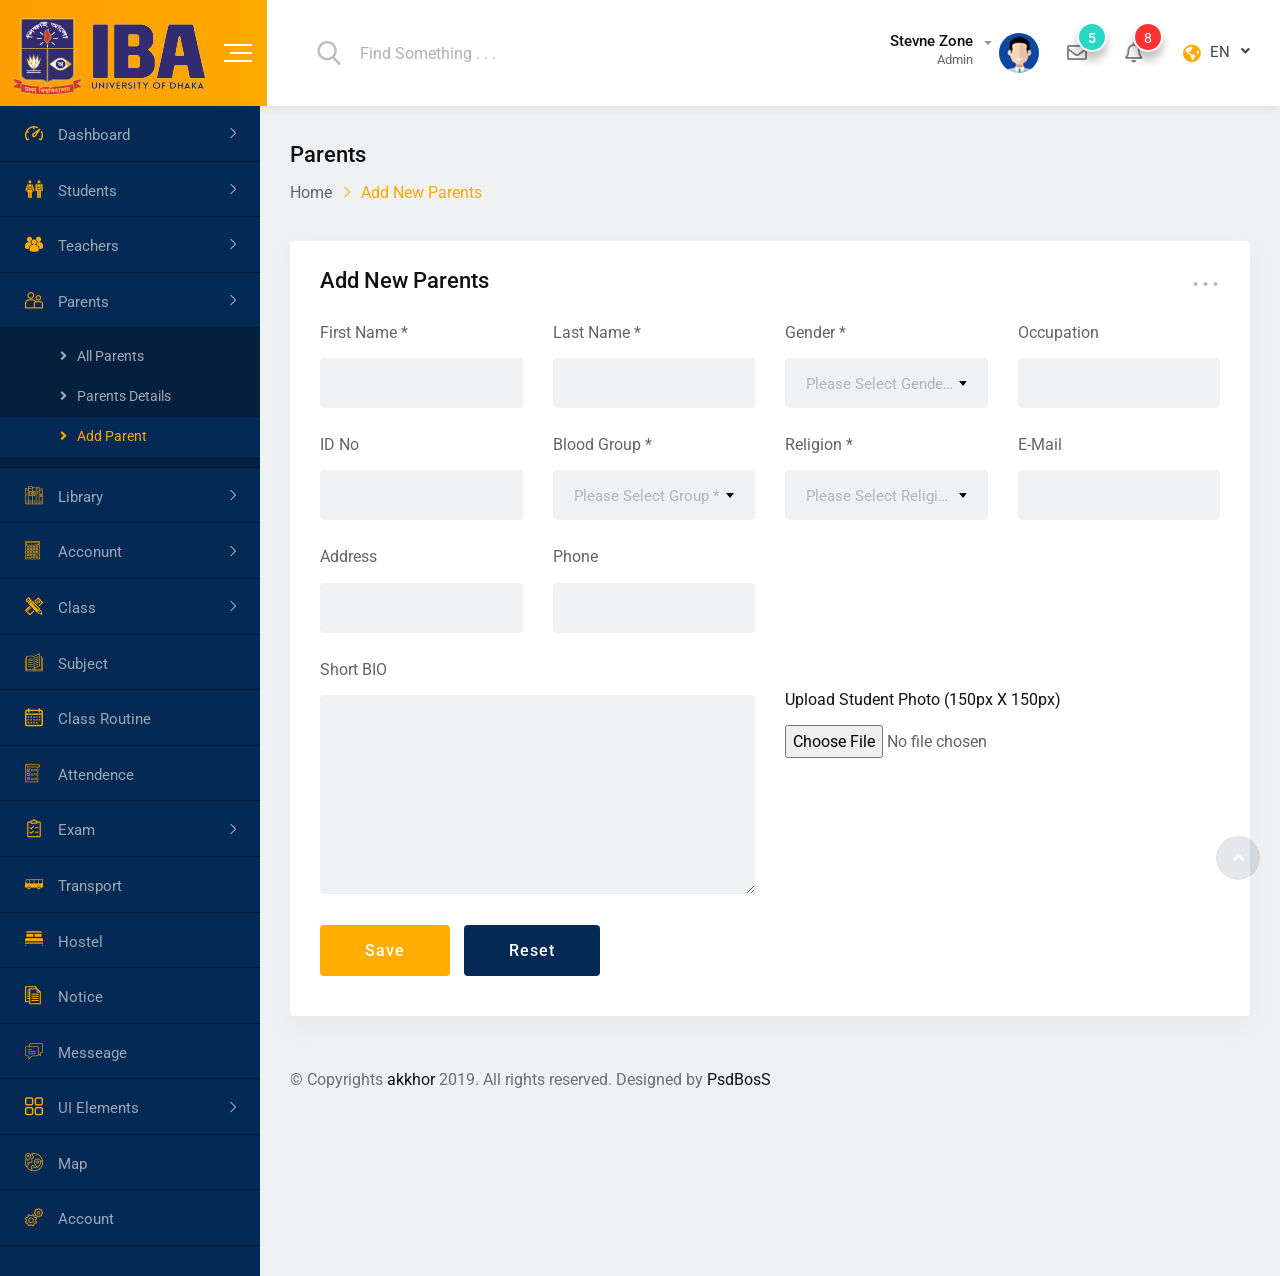
<file: add-parents.html>
<!doctype html>
<html class="no-js" lang="">


<!-- Mirrored from www.radiustheme.com/demo/html/psdboss/akkhor/akkhor/add-parents.html by HTTrack Website Copier/3.x [XR&CO'2014], Wed, 07 Jul 2021 11:38:59 GMT -->
<head>
    <meta charset="utf-8">
    <meta http-equiv="x-ua-compatible" content="ie=edge">
    <title>AKKHOR | Add Parents</title>
    <meta name="description" content="">
    <meta name="viewport" content="width=device-width, initial-scale=1">
    <!-- Favicon -->
    <link rel="shortcut icon" type="image/x-icon" href="img/favicon.png">
    <!-- Normalize CSS -->
    <link rel="stylesheet" href="css/normalize.css">
    <!-- Main CSS -->
    <link rel="stylesheet" href="css/main.css">
    <!-- Bootstrap CSS -->
    <link rel="stylesheet" href="css/bootstrap.min.css">
    <!-- Fontawesome CSS -->
    <link rel="stylesheet" href="css/all.min.css">
    <!-- Flaticon CSS -->
    <link rel="stylesheet" href="fonts/flaticon.css">
    <!-- Animate CSS -->
    <link rel="stylesheet" href="css/animate.min.css">
    <!-- Select 2 CSS -->
    <link rel="stylesheet" href="css/select2.min.css">
    <!-- Date Picker CSS -->
    <link rel="stylesheet" href="css/datepicker.min.css">
    <!-- Custom CSS -->
    <link rel="stylesheet" href="style.css">
    <!-- Modernize js -->
    <script src="js/modernizr-3.6.0.min.js"></script>
</head>

<body>
    <!-- Preloader Start Here -->
    <div id="preloader"></div>
    <!-- Preloader End Here -->
    <div id="wrapper" class="wrapper bg-ash">
         <!-- Header Menu Area Start Here -->
        <div class="navbar navbar-expand-md header-menu-one bg-light">
            <div class="nav-bar-header-one">
                <div class="header-logo">
                    <a href="index.html">
                        <img src="img/logo.png" alt="logo">
                    </a>
                </div>
                  <div class="toggle-button sidebar-toggle">
                    <button type="button" class="item-link">
                        <span class="btn-icon-wrap">
                            <span></span>
                            <span></span>
                            <span></span>
                        </span>
                    </button>
                </div>
            </div>
            <div class="d-md-none mobile-nav-bar">
               <button class="navbar-toggler pulse-animation" type="button" data-toggle="collapse" data-target="#mobile-navbar" aria-expanded="false">
                    <i class="far fa-arrow-alt-circle-down"></i>
                </button>
                <button type="button" class="navbar-toggler sidebar-toggle-mobile">
                    <i class="fas fa-bars"></i>
                </button>
            </div>
            <div class="header-main-menu collapse navbar-collapse" id="mobile-navbar">
                <ul class="navbar-nav">
                    <li class="navbar-item header-search-bar">
                        <div class="input-group stylish-input-group">
                            <span class="input-group-addon">
                                <button type="submit">
                                    <span class="flaticon-search" aria-hidden="true"></span>
                                </button>
                            </span>
                            <input type="text" class="form-control" placeholder="Find Something . . .">
                        </div>
                    </li>
                </ul>
                <ul class="navbar-nav">
                    <li class="navbar-item dropdown header-admin">
                        <a class="navbar-nav-link dropdown-toggle" href="#" role="button" data-toggle="dropdown"
                            aria-expanded="false">
                            <div class="admin-title">
                                <h5 class="item-title">Stevne Zone</h5>
                                <span>Admin</span>
                            </div>
                            <div class="admin-img">
                                <img src="img/figure/admin.jpg" alt="Admin">
                            </div>
                        </a>
                        <div class="dropdown-menu dropdown-menu-right">
                            <div class="item-header">
                                <h6 class="item-title">Steven Zone</h6>
                            </div>
                            <div class="item-content">
                                <ul class="settings-list">
                                    <li><a href="#"><i class="flaticon-user"></i>My Profile</a></li>
                                    <li><a href="#"><i class="flaticon-list"></i>Task</a></li>
                                    <li><a href="#"><i class="flaticon-chat-comment-oval-speech-bubble-with-text-lines"></i>Message</a></li>
                                    <li><a href="#"><i class="flaticon-gear-loading"></i>Account Settings</a></li>
                                    <li><a href="login.html"><i class="flaticon-turn-off"></i>Log Out</a></li>
                                </ul>
                            </div>
                        </div>
                    </li>
                    <li class="navbar-item dropdown header-message">
                        <a class="navbar-nav-link dropdown-toggle" href="#" role="button" data-toggle="dropdown"
                            aria-expanded="false">
                            <i class="far fa-envelope"></i>
                            <div class="item-title d-md-none text-16 mg-l-10">Message</div>
                            <span>5</span>
                        </a>

                        <div class="dropdown-menu dropdown-menu-right">
                            <div class="item-header">
                                <h6 class="item-title">05 Message</h6>
                            </div>
                            <div class="item-content">
                                <div class="media">
                                    <div class="item-img bg-skyblue author-online">
                                        <img src="img/figure/student11.png" alt="img">
                                    </div>
                                    <div class="media-body space-sm">
                                        <div class="item-title">
                                            <a href="#">
                                                <span class="item-name">Maria Zaman</span> 
                                                <span class="item-time">18:30</span> 
                                            </a>  
                                        </div>
                                        <p>What is the reason of buy this item. 
                                        Is it usefull for me.....</p>
                                    </div>
                                </div>
                                <div class="media">
                                    <div class="item-img bg-yellow author-online">
                                        <img src="img/figure/student12.png" alt="img">
                                    </div>
                                    <div class="media-body space-sm">
                                        <div class="item-title">
                                            <a href="#">
                                                <span class="item-name">Benny Roy</span> 
                                                <span class="item-time">10:35</span> 
                                            </a>  
                                        </div>
                                        <p>What is the reason of buy this item. 
                                        Is it usefull for me.....</p>
                                    </div>
                                </div>
                                <div class="media">
                                    <div class="item-img bg-pink">
                                        <img src="img/figure/student13.png" alt="img">
                                    </div>
                                    <div class="media-body space-sm">
                                        <div class="item-title">
                                            <a href="#">
                                                <span class="item-name">Steven</span> 
                                                <span class="item-time">02:35</span> 
                                            </a>  
                                        </div>
                                        <p>What is the reason of buy this item. 
                                        Is it usefull for me.....</p>
                                    </div>
                                </div>
                                <div class="media">
                                    <div class="item-img bg-violet-blue">
                                        <img src="img/figure/student11.png" alt="img">
                                    </div>
                                    <div class="media-body space-sm">
                                        <div class="item-title">
                                            <a href="#">
                                                <span class="item-name">Joshep Joe</span> 
                                                <span class="item-time">12:35</span> 
                                            </a>  
                                        </div>
                                        <p>What is the reason of buy this item. 
                                        Is it usefull for me.....</p>
                                    </div>
                                </div>
                            </div>
                        </div>
                    </li>
                    <li class="navbar-item dropdown header-notification">
                        <a class="navbar-nav-link dropdown-toggle" href="#" role="button" data-toggle="dropdown"
                            aria-expanded="false">
                            <i class="far fa-bell"></i>
                            <div class="item-title d-md-none text-16 mg-l-10">Notification</div>
                            <span>8</span>
                        </a>

                        <div class="dropdown-menu dropdown-menu-right">
                            <div class="item-header">
                                <h6 class="item-title">03 Notifiacations</h6>
                            </div>
                            <div class="item-content">
                                <div class="media">
                                    <div class="item-icon bg-skyblue">
                                        <i class="fas fa-check"></i>
                                    </div>
                                    <div class="media-body space-sm">
                                        <div class="post-title">Complete Today Task</div>
                                        <span>1 Mins ago</span>
                                    </div>
                                </div>
                                <div class="media">
                                    <div class="item-icon bg-orange">
                                        <i class="fas fa-calendar-alt"></i>
                                    </div>
                                    <div class="media-body space-sm">
                                        <div class="post-title">Director Metting</div>
                                        <span>20 Mins ago</span>
                                    </div>
                                </div>
                                <div class="media">
                                    <div class="item-icon bg-violet-blue">
                                        <i class="fas fa-cogs"></i>
                                    </div>
                                    <div class="media-body space-sm">
                                        <div class="post-title">Update Password</div>
                                        <span>45 Mins ago</span>
                                    </div>
                                </div>
                            </div>
                        </div>
                    </li>
                     <li class="navbar-item dropdown header-language">
                        <a class="navbar-nav-link dropdown-toggle" href="#" role="button" 
                        data-toggle="dropdown" aria-expanded="false"><i class="fas fa-globe-americas"></i>EN</a>
                        <div class="dropdown-menu dropdown-menu-right">
                            <a class="dropdown-item" href="#">English</a>
                            <a class="dropdown-item" href="#">Spanish</a>
                            <a class="dropdown-item" href="#">Franchis</a>
                            <a class="dropdown-item" href="#">Chiness</a>
                        </div>
                    </li>
                </ul>
            </div>
        </div>
        <!-- Header Menu Area End Here -->
        <!-- Page Area Start Here -->
        <div class="dashboard-page-one">
            <!-- Sidebar Area Start Here -->
           <div class="sidebar-main sidebar-menu-one sidebar-expand-md sidebar-color">
               <div class="mobile-sidebar-header d-md-none">
                    <div class="header-logo">
                        <a href="index.html"><img src="img/logo1.png" alt="logo"></a>
                    </div>
               </div>
                <div class="sidebar-menu-content">
                    <ul class="nav nav-sidebar-menu sidebar-toggle-view">
                        <li class="nav-item sidebar-nav-item">
                            <a href="#" class="nav-link"><i class="flaticon-dashboard"></i><span>Dashboard</span></a>
                            <ul class="nav sub-group-menu">
                                <li class="nav-item">
                                    <a href="index.html" class="nav-link"><i class="fas fa-angle-right"></i>Admin</a>
                                </li>
                                <li class="nav-item">
                                    <a href="index3.html" class="nav-link"><i class="fas fa-angle-right"></i>Students</a>
                                </li>
                                <li class="nav-item">
                                    <a href="index4.html" class="nav-link"><i class="fas fa-angle-right"></i>Parents</a>
                                </li>
                                <li class="nav-item">
                                    <a href="index5.html" class="nav-link"><i class="fas fa-angle-right"></i>Teachers</a>
                                </li>
                            </ul>
                        </li>
                        <li class="nav-item sidebar-nav-item">
                            <a href="#" class="nav-link"><i class="flaticon-classmates"></i><span>Students</span></a>
                            <ul class="nav sub-group-menu">
                                <li class="nav-item">
                                    <a href="all-student.html" class="nav-link"><i class="fas fa-angle-right"></i>All Students</a>
                                </li>
                                <li class="nav-item">
                                    <a href="student-details.html" class="nav-link"><i class="fas fa-angle-right"></i>Student Details</a>
                                </li>
                                <li class="nav-item">
                                    <a href="admit-form.html" class="nav-link"><i class="fas fa-angle-right"></i>Admission Form</a>
                                </li>
                                <li class="nav-item">
                                    <a href="student-promotion.html" class="nav-link"><i class="fas fa-angle-right"></i>Student Promotion</a>
                                </li>
                            </ul>
                        </li>
                        <li class="nav-item sidebar-nav-item">
                            <a href="#" class="nav-link"><i class="flaticon-multiple-users-silhouette"></i><span>Teachers</span></a>
                            <ul class="nav sub-group-menu">
                                <li class="nav-item">
                                    <a href="all-teacher.html" class="nav-link"><i class="fas fa-angle-right"></i>All Teachers</a>
                                </li>
                                <li class="nav-item">
                                    <a href="teacher-details.html" class="nav-link"><i class="fas fa-angle-right"></i>Teacher Details</a>
                                </li>
                                <li class="nav-item">
                                    <a href="add-teacher.html" class="nav-link"><i class="fas fa-angle-right"></i>Add Teacher</a>
                                </li>
                                <li class="nav-item">
                                    <a href="teacher-payment.html" class="nav-link"><i class="fas fa-angle-right"></i>Payment</a>
                                </li>
                            </ul>
                        </li>
                        <li class="nav-item sidebar-nav-item">
                            <a href="#" class="nav-link"><i class="flaticon-couple"></i><span>Parents</span></a>
                            <ul class="nav sub-group-menu sub-group-active">
                                <li class="nav-item">
                                    <a href="all-parents.html" class="nav-link"><i class="fas fa-angle-right"></i>All Parents</a>
                                </li>
                                <li class="nav-item">
                                    <a href="parents-details.html" class="nav-link"><i class="fas fa-angle-right"></i>Parents Details</a>
                                </li>
                                <li class="nav-item">
                                    <a href="add-parents.html" class="nav-link menu-active"><i class="fas fa-angle-right"></i>Add Parent</a>
                                </li>
                            </ul>
                        </li>
                        <li class="nav-item sidebar-nav-item">
                            <a href="#" class="nav-link"><i class="flaticon-books"></i><span>Library</span></a>
                            <ul class="nav sub-group-menu">
                                <li class="nav-item">
                                    <a href="all-book.html" class="nav-link"><i class="fas fa-angle-right"></i>All Book</a>
                                </li>
                                <li class="nav-item">
                                    <a href="add-book.html" class="nav-link"><i class="fas fa-angle-right"></i>Add New Book</a>
                                </li>
                            </ul>
                        </li>
                        <li class="nav-item sidebar-nav-item">
                            <a href="#" class="nav-link"><i class="flaticon-technological"></i><span>Acconunt</span></a>
                            <ul class="nav sub-group-menu">
                                <li class="nav-item">
                                    <a href="all-fees.html" class="nav-link"><i class="fas fa-angle-right"></i>All Fees Collection</a>
                                </li>
                                <li class="nav-item">
                                    <a href="all-expense.html" class="nav-link"><i class="fas fa-angle-right"></i>Expenses</a>
                                </li>
                                <li class="nav-item">
                                    <a href="add-expense.html" class="nav-link"><i class="fas fa-angle-right"></i>Add Expenses</a>
                                </li>
                            </ul>
                        </li>
                        <li class="nav-item sidebar-nav-item">
                            <a href="#" class="nav-link"><i class="flaticon-maths-class-materials-cross-of-a-pencil-and-a-ruler"></i><span>Class</span></a>
                            <ul class="nav sub-group-menu">
                                <li class="nav-item">
                                    <a href="all-class.html" class="nav-link"><i class="fas fa-angle-right"></i>All Classes</a>
                                </li>
                                <li class="nav-item">
                                    <a href="add-class.html" class="nav-link"><i class="fas fa-angle-right"></i>Add New Class</a>
                                </li>
                            </ul>
                        </li>
                        <li class="nav-item">
                            <a href="all-subject.html" class="nav-link"><i class="flaticon-open-book"></i><span>Subject</span></a>
                        </li>
                        <li class="nav-item">
                            <a href="class-routine.html" class="nav-link"><i class="flaticon-calendar"></i><span>Class Routine</span></a>
                        </li>
                        <li class="nav-item">
                            <a href="student-attendence.html" class="nav-link"><i class="flaticon-checklist"></i><span>Attendence</span></a>
                        </li>
                        <li class="nav-item sidebar-nav-item">
                            <a href="#" class="nav-link"><i class="flaticon-shopping-list"></i><span>Exam</span></a>
                            <ul class="nav sub-group-menu">
                                <li class="nav-item">
                                    <a href="exam-schedule.html" class="nav-link"><i class="fas fa-angle-right"></i>Exam Schedule</a>
                                </li>
                                <li class="nav-item">
                                    <a href="exam-grade.html" class="nav-link"><i class="fas fa-angle-right"></i>Exam Grades</a>
                                </li>
                            </ul>
                        </li>
                        <li class="nav-item">
                            <a href="transport.html" class="nav-link"><i class="flaticon-bus-side-view"></i><span>Transport</span></a>
                        </li>
                        <li class="nav-item">
                            <a href="hostel.html" class="nav-link"><i class="flaticon-bed"></i><span>Hostel</span></a>
                        </li>
                        <li class="nav-item">
                            <a href="notice-board.html" class="nav-link"><i class="flaticon-script"></i><span>Notice</span></a>
                        </li>
                        <li class="nav-item">
                            <a href="messaging.html" class="nav-link"><i class="flaticon-chat"></i><span>Messeage</span></a>
                        </li>
                         <li class="nav-item sidebar-nav-item">
                            <a href="#" class="nav-link"><i class="flaticon-menu-1"></i><span>UI Elements</span></a>
                            <ul class="nav sub-group-menu">
                                <li class="nav-item">
                                    <a href="notification-alart.html" class="nav-link"><i class="fas fa-angle-right"></i>Alart</a>
                                </li>
                                <li class="nav-item">
                                    <a href="button.html" class="nav-link"><i class="fas fa-angle-right"></i>Button</a>
                                </li>
                                <li class="nav-item">
                                    <a href="grid.html" class="nav-link"><i class="fas fa-angle-right"></i>Grid</a>
                                </li>
                                <li class="nav-item">
                                    <a href="modal.html" class="nav-link"><i class="fas fa-angle-right"></i>Modal</a>
                                </li>
                                <li class="nav-item">
                                    <a href="progress-bar.html" class="nav-link"><i class="fas fa-angle-right"></i>Progress Bar</a>
                                </li>
                                <li class="nav-item">
                                    <a href="ui-tab.html" class="nav-link"><i class="fas fa-angle-right"></i>Tab</a>
                                </li>
                                <li class="nav-item">
                                    <a href="ui-widget.html" class="nav-link"><i
                                            class="fas fa-angle-right"></i>Widget</a>
                                </li>
                            </ul>
                        </li>
                        <li class="nav-item">
                            <a href="map.html" class="nav-link"><i class="flaticon-planet-earth"></i><span>Map</span></a>
                        </li>
                        <li class="nav-item">
                            <a href="account-settings.html" class="nav-link"><i class="flaticon-settings"></i><span>Account</span></a>
                        </li>
                    </ul>
                </div>
            </div>
            <!-- Sidebar Area End Here -->
            <div class="dashboard-content-one">
                <!-- Breadcubs Area Start Here -->
                <div class="breadcrumbs-area">
                    <h3>Parents</h3>
                    <ul>
                        <li>
                            <a href="index.html">Home</a>
                        </li>
                        <li>Add New Parents</li>
                    </ul>
                </div>
                <!-- Breadcubs Area End Here -->
                <!-- Add New Teacher Area Start Here -->
                <div class="card height-auto">
                    <div class="card-body">
                        <div class="heading-layout1">
                            <div class="item-title">
                                <h3>Add New Parents</h3>
                            </div>
                           <div class="dropdown">
                                <a class="dropdown-toggle" href="#" role="button" 
                                data-toggle="dropdown" aria-expanded="false">...</a>
        
                                <div class="dropdown-menu dropdown-menu-right">
                                    <a class="dropdown-item" href="#"><i class="fas fa-times text-orange-red"></i>Close</a>
                                    <a class="dropdown-item" href="#"><i class="fas fa-cogs text-dark-pastel-green"></i>Edit</a>
                                    <a class="dropdown-item" href="#"><i class="fas fa-redo-alt text-orange-peel"></i>Refresh</a>
                                </div>
                            </div>
                        </div>
                        <form class="new-added-form">
                            <div class="row">
                                <div class="col-xl-3 col-lg-6 col-12 form-group">
                                    <label>First Name *</label>
                                    <input type="text" placeholder="" class="form-control">
                                </div>
                                <div class="col-xl-3 col-lg-6 col-12 form-group">
                                    <label>Last Name *</label>
                                    <input type="text" placeholder="" class="form-control">
                                </div>
                                <div class="col-xl-3 col-lg-6 col-12 form-group">
                                    <label>Gender *</label>
                                    <select class="select2">
                                        <option value="">Please Select Gender *</option>
                                        <option value="1">Male</option>
                                        <option value="2">Female</option>
                                        <option value="3">Others</option>
                                    </select>
                                </div>
                                <div class="col-xl-3 col-lg-6 col-12 form-group">
                                    <label>Occupation</label>
                                    <input type="text" placeholder="" class="form-control">
                                </div>
                                <div class="col-xl-3 col-lg-6 col-12 form-group">
                                    <label>ID No</label>
                                    <input type="text" placeholder="" class="form-control">
                                </div>
                                <div class="col-xl-3 col-lg-6 col-12 form-group">
                                    <label>Blood Group *</label>
                                    <select class="select2">
                                        <option value="">Please Select Group *</option>
                                        <option value="1">A+</option>
                                        <option value="2">A-</option>
                                        <option value="3">B+</option>
                                        <option value="3">B-</option>
                                        <option value="3">O+</option>
                                        <option value="3">O-</option>
                                    </select>
                                </div>
                                <div class="col-xl-3 col-lg-6 col-12 form-group">
                                    <label>Religion *</label>
                                    <select class="select2">
                                        <option value="">Please Select Religion *</option>
                                        <option value="1">Islam</option>
                                        <option value="2">Hindu</option>
                                        <option value="3">Christian</option>
                                        <option value="3">Buddish</option>
                                        <option value="3">Others</option>
                                    </select>
                                </div>
                                <div class="col-xl-3 col-lg-6 col-12 form-group">
                                    <label>E-Mail</label>
                                    <input type="email" placeholder="" class="form-control">
                                </div>
                                <div class="col-xl-3 col-lg-6 col-12 form-group">
                                    <label>Address</label>
                                    <input type="text" placeholder="" class="form-control">
                                </div>
                                <div class="col-xl-3 col-lg-6 col-12 form-group">
                                    <label>Phone</label>
                                    <input type="text" placeholder="" class="form-control">
                                </div>
                                <div class="col-md-6 d-none d-xl-block">
                                    
                                </div>
                                <div class="col-lg-6 col-12 form-group">
                                    <label>Short BIO</label>
                                    <textarea class="textarea form-control" name="message" id="form-message" cols="10" rows="9"></textarea>
                                </div>
                                <div class="col-lg-6 col-12 form-group mg-t-30">
                                    <label class="text-dark-medium">Upload Student Photo (150px X 150px)</label>
                                    <input type="file" class="form-control-file">
                                </div>
                                <div class="col-12 form-group mg-t-8">
                                    <button type="submit" class="btn-fill-lg btn-gradient-yellow btn-hover-bluedark">Save</button>
                                    <button type="reset" class="btn-fill-lg bg-blue-dark btn-hover-yellow">Reset</button>
                                </div>
                            </div>
                        </form>
                    </div>
                </div>
                <!-- Add New Teacher Area End Here -->
                <footer class="footer-wrap-layout1">
                    <div class="copyright">© Copyrights <a href="#">akkhor</a> 2019. All rights reserved. Designed by <a href="#">PsdBosS</a></div>
                </footer>
            </div>
        </div>
        <!-- Page Area End Here -->
    </div>
    <!-- jquery-->
    <script src="js/jquery-3.3.1.min.js"></script>
    <!-- Plugins js -->
    <script src="js/plugins.js"></script>
    <!-- Popper js -->
    <script src="js/popper.min.js"></script>
    <!-- Bootstrap js -->
    <script src="js/bootstrap.min.js"></script>
    <!-- Select 2 Js -->
    <script src="js/select2.min.js"></script>
    <!-- Date Picker Js -->
    <script src="js/datepicker.min.js"></script>
    <!-- Scroll Up Js -->
    <script src="js/jquery.scrollUp.min.js"></script>
    <!-- Custom Js -->
    <script src="js/main.js"></script>

</body>


<!-- Mirrored from www.radiustheme.com/demo/html/psdboss/akkhor/akkhor/add-parents.html by HTTrack Website Copier/3.x [XR&CO'2014], Wed, 07 Jul 2021 11:38:59 GMT -->
</html>
</file>
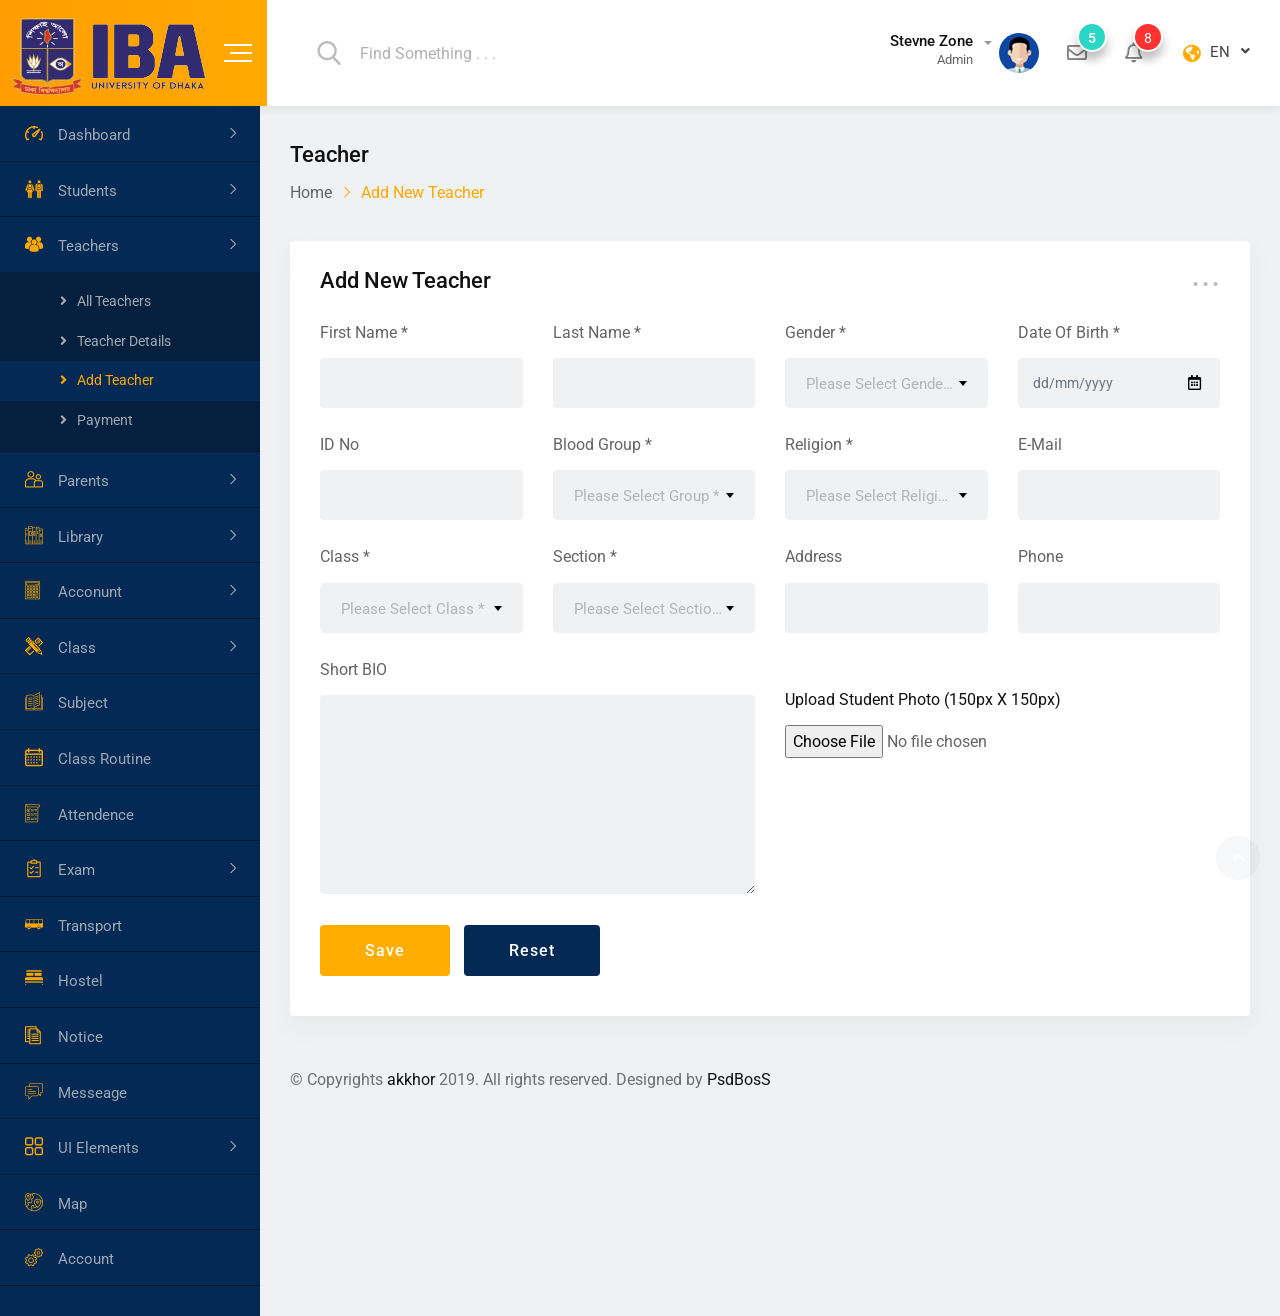
<file: add-teacher.html>
<!doctype html>
<html class="no-js" lang="">


<!-- Mirrored from www.radiustheme.com/demo/html/psdboss/akkhor/akkhor/add-teacher.html by HTTrack Website Copier/3.x [XR&CO'2014], Wed, 07 Jul 2021 11:38:58 GMT -->
<head>
    <meta charset="utf-8">
    <meta http-equiv="x-ua-compatible" content="ie=edge">
    <title>AKKHOR | Add Teacher</title>
    <meta name="description" content="">
    <meta name="viewport" content="width=device-width, initial-scale=1">
    <!-- Favicon -->
    <link rel="shortcut icon" type="image/x-icon" href="img/favicon.png">
    <!-- Normalize CSS -->
    <link rel="stylesheet" href="css/normalize.css">
    <!-- Main CSS -->
    <link rel="stylesheet" href="css/main.css">
    <!-- Bootstrap CSS -->
    <link rel="stylesheet" href="css/bootstrap.min.css">
    <!-- Fontawesome CSS -->
    <link rel="stylesheet" href="css/all.min.css">
    <!-- Flaticon CSS -->
    <link rel="stylesheet" href="fonts/flaticon.css">
    <!-- Animate CSS -->
    <link rel="stylesheet" href="css/animate.min.css">
    <!-- Select 2 CSS -->
    <link rel="stylesheet" href="css/select2.min.css">
    <!-- Date Picker CSS -->
    <link rel="stylesheet" href="css/datepicker.min.css">
    <!-- Custom CSS -->
    <link rel="stylesheet" href="style.css">
    <!-- Modernize js -->
    <script src="js/modernizr-3.6.0.min.js"></script>
</head>

<body>
    <!-- Preloader Start Here -->
    <div id="preloader"></div>
    <!-- Preloader End Here -->
    <div id="wrapper" class="wrapper bg-ash">
         <!-- Header Menu Area Start Here -->
        <div class="navbar navbar-expand-md header-menu-one bg-light">
            <div class="nav-bar-header-one">
                <div class="header-logo">
                    <a href="index.html">
                        <img src="img/logo.png" alt="logo">
                    </a>
                </div>
                  <div class="toggle-button sidebar-toggle">
                    <button type="button" class="item-link">
                        <span class="btn-icon-wrap">
                            <span></span>
                            <span></span>
                            <span></span>
                        </span>
                    </button>
                </div>
            </div>
            <div class="d-md-none mobile-nav-bar">
               <button class="navbar-toggler pulse-animation" type="button" data-toggle="collapse" data-target="#mobile-navbar" aria-expanded="false">
                    <i class="far fa-arrow-alt-circle-down"></i>
                </button>
                <button type="button" class="navbar-toggler sidebar-toggle-mobile">
                    <i class="fas fa-bars"></i>
                </button>
            </div>
            <div class="header-main-menu collapse navbar-collapse" id="mobile-navbar">
                <ul class="navbar-nav">
                    <li class="navbar-item header-search-bar">
                        <div class="input-group stylish-input-group">
                            <span class="input-group-addon">
                                <button type="submit">
                                    <span class="flaticon-search" aria-hidden="true"></span>
                                </button>
                            </span>
                            <input type="text" class="form-control" placeholder="Find Something . . .">
                        </div>
                    </li>
                </ul>
                <ul class="navbar-nav">
                    <li class="navbar-item dropdown header-admin">
                        <a class="navbar-nav-link dropdown-toggle" href="#" role="button" data-toggle="dropdown"
                            aria-expanded="false">
                            <div class="admin-title">
                                <h5 class="item-title">Stevne Zone</h5>
                                <span>Admin</span>
                            </div>
                            <div class="admin-img">
                                <img src="img/figure/admin.jpg" alt="Admin">
                            </div>
                        </a>
                        <div class="dropdown-menu dropdown-menu-right">
                            <div class="item-header">
                                <h6 class="item-title">Steven Zone</h6>
                            </div>
                            <div class="item-content">
                                <ul class="settings-list">
                                    <li><a href="#"><i class="flaticon-user"></i>My Profile</a></li>
                                    <li><a href="#"><i class="flaticon-list"></i>Task</a></li>
                                    <li><a href="#"><i class="flaticon-chat-comment-oval-speech-bubble-with-text-lines"></i>Message</a></li>
                                    <li><a href="#"><i class="flaticon-gear-loading"></i>Account Settings</a></li>
                                    <li><a href="login.html"><i class="flaticon-turn-off"></i>Log Out</a></li>
                                </ul>
                            </div>
                        </div>
                    </li>
                    <li class="navbar-item dropdown header-message">
                        <a class="navbar-nav-link dropdown-toggle" href="#" role="button" data-toggle="dropdown"
                            aria-expanded="false">
                            <i class="far fa-envelope"></i>
                            <div class="item-title d-md-none text-16 mg-l-10">Message</div>
                            <span>5</span>
                        </a>

                        <div class="dropdown-menu dropdown-menu-right">
                            <div class="item-header">
                                <h6 class="item-title">05 Message</h6>
                            </div>
                            <div class="item-content">
                                <div class="media">
                                    <div class="item-img bg-skyblue author-online">
                                        <img src="img/figure/student11.png" alt="img">
                                    </div>
                                    <div class="media-body space-sm">
                                        <div class="item-title">
                                            <a href="#">
                                                <span class="item-name">Maria Zaman</span> 
                                                <span class="item-time">18:30</span> 
                                            </a>  
                                        </div>
                                        <p>What is the reason of buy this item. 
                                        Is it usefull for me.....</p>
                                    </div>
                                </div>
                                <div class="media">
                                    <div class="item-img bg-yellow author-online">
                                        <img src="img/figure/student12.png" alt="img">
                                    </div>
                                    <div class="media-body space-sm">
                                        <div class="item-title">
                                            <a href="#">
                                                <span class="item-name">Benny Roy</span> 
                                                <span class="item-time">10:35</span> 
                                            </a>  
                                        </div>
                                        <p>What is the reason of buy this item. 
                                        Is it usefull for me.....</p>
                                    </div>
                                </div>
                                <div class="media">
                                    <div class="item-img bg-pink">
                                        <img src="img/figure/student13.png" alt="img">
                                    </div>
                                    <div class="media-body space-sm">
                                        <div class="item-title">
                                            <a href="#">
                                                <span class="item-name">Steven</span> 
                                                <span class="item-time">02:35</span> 
                                            </a>  
                                        </div>
                                        <p>What is the reason of buy this item. 
                                        Is it usefull for me.....</p>
                                    </div>
                                </div>
                                <div class="media">
                                    <div class="item-img bg-violet-blue">
                                        <img src="img/figure/student11.png" alt="img">
                                    </div>
                                    <div class="media-body space-sm">
                                        <div class="item-title">
                                            <a href="#">
                                                <span class="item-name">Joshep Joe</span> 
                                                <span class="item-time">12:35</span> 
                                            </a>  
                                        </div>
                                        <p>What is the reason of buy this item. 
                                        Is it usefull for me.....</p>
                                    </div>
                                </div>
                            </div>
                        </div>
                    </li>
                    <li class="navbar-item dropdown header-notification">
                        <a class="navbar-nav-link dropdown-toggle" href="#" role="button" data-toggle="dropdown"
                            aria-expanded="false">
                            <i class="far fa-bell"></i>
                            <div class="item-title d-md-none text-16 mg-l-10">Notification</div>
                            <span>8</span>
                        </a>

                        <div class="dropdown-menu dropdown-menu-right">
                            <div class="item-header">
                                <h6 class="item-title">03 Notifiacations</h6>
                            </div>
                            <div class="item-content">
                                <div class="media">
                                    <div class="item-icon bg-skyblue">
                                        <i class="fas fa-check"></i>
                                    </div>
                                    <div class="media-body space-sm">
                                        <div class="post-title">Complete Today Task</div>
                                        <span>1 Mins ago</span>
                                    </div>
                                </div>
                                <div class="media">
                                    <div class="item-icon bg-orange">
                                        <i class="fas fa-calendar-alt"></i>
                                    </div>
                                    <div class="media-body space-sm">
                                        <div class="post-title">Director Metting</div>
                                        <span>20 Mins ago</span>
                                    </div>
                                </div>
                                <div class="media">
                                    <div class="item-icon bg-violet-blue">
                                        <i class="fas fa-cogs"></i>
                                    </div>
                                    <div class="media-body space-sm">
                                        <div class="post-title">Update Password</div>
                                        <span>45 Mins ago</span>
                                    </div>
                                </div>
                            </div>
                        </div>
                    </li>
                     <li class="navbar-item dropdown header-language">
                        <a class="navbar-nav-link dropdown-toggle" href="#" role="button" 
                        data-toggle="dropdown" aria-expanded="false"><i class="fas fa-globe-americas"></i>EN</a>
                        <div class="dropdown-menu dropdown-menu-right">
                            <a class="dropdown-item" href="#">English</a>
                            <a class="dropdown-item" href="#">Spanish</a>
                            <a class="dropdown-item" href="#">Franchis</a>
                            <a class="dropdown-item" href="#">Chiness</a>
                        </div>
                    </li>
                </ul>
            </div>
        </div>
        <!-- Header Menu Area End Here -->
        <!-- Page Area Start Here -->
        <div class="dashboard-page-one">
            <!-- Sidebar Area Start Here -->
           <div class="sidebar-main sidebar-menu-one sidebar-expand-md sidebar-color">
               <div class="mobile-sidebar-header d-md-none">
                    <div class="header-logo">
                        <a href="index.html"><img src="img/logo1.png" alt="logo"></a>
                    </div>
               </div>
                <div class="sidebar-menu-content">
                    <ul class="nav nav-sidebar-menu sidebar-toggle-view">
                        <li class="nav-item sidebar-nav-item">
                            <a href="#" class="nav-link"><i class="flaticon-dashboard"></i><span>Dashboard</span></a>
                            <ul class="nav sub-group-menu">
                                <li class="nav-item">
                                    <a href="index.html" class="nav-link"><i class="fas fa-angle-right"></i>Admin</a>
                                </li>
                                <li class="nav-item">
                                    <a href="index3.html" class="nav-link"><i class="fas fa-angle-right"></i>Students</a>
                                </li>
                                <li class="nav-item">
                                    <a href="index4.html" class="nav-link"><i class="fas fa-angle-right"></i>Parents</a>
                                </li>
                                <li class="nav-item">
                                    <a href="index5.html" class="nav-link"><i class="fas fa-angle-right"></i>Teachers</a>
                                </li>
                            </ul>
                        </li>
                        <li class="nav-item sidebar-nav-item">
                            <a href="#" class="nav-link"><i class="flaticon-classmates"></i><span>Students</span></a>
                            <ul class="nav sub-group-menu">
                                <li class="nav-item">
                                    <a href="all-student.html" class="nav-link"><i class="fas fa-angle-right"></i>All Students</a>
                                </li>
                                <li class="nav-item">
                                    <a href="student-details.html" class="nav-link"><i class="fas fa-angle-right"></i>Student Details</a>
                                </li>
                                <li class="nav-item">
                                    <a href="admit-form.html" class="nav-link"><i class="fas fa-angle-right"></i>Admission Form</a>
                                </li>
                                <li class="nav-item">
                                    <a href="student-promotion.html" class="nav-link"><i class="fas fa-angle-right"></i>Student Promotion</a>
                                </li>
                            </ul>
                        </li>
                        <li class="nav-item sidebar-nav-item">
                            <a href="#" class="nav-link"><i class="flaticon-multiple-users-silhouette"></i><span>Teachers</span></a>
                            <ul class="nav sub-group-menu sub-group-active">
                                <li class="nav-item">
                                    <a href="all-teacher.html" class="nav-link"><i class="fas fa-angle-right"></i>All Teachers</a>
                                </li>
                                <li class="nav-item">
                                    <a href="teacher-details.html" class="nav-link"><i class="fas fa-angle-right"></i>Teacher Details</a>
                                </li>
                                <li class="nav-item">
                                    <a href="add-teacher.html" class="nav-link menu-active"><i class="fas fa-angle-right"></i>Add Teacher</a>
                                </li>
                                <li class="nav-item">
                                    <a href="teacher-payment.html" class="nav-link"><i class="fas fa-angle-right"></i>Payment</a>
                                </li>
                            </ul>
                        </li>
                        <li class="nav-item sidebar-nav-item">
                            <a href="#" class="nav-link"><i class="flaticon-couple"></i><span>Parents</span></a>
                            <ul class="nav sub-group-menu">
                                <li class="nav-item">
                                    <a href="all-parents.html" class="nav-link"><i class="fas fa-angle-right"></i>All Parents</a>
                                </li>
                                <li class="nav-item">
                                    <a href="parents-details.html" class="nav-link"><i class="fas fa-angle-right"></i>Parents Details</a>
                                </li>
                                <li class="nav-item">
                                    <a href="add-parents.html" class="nav-link"><i class="fas fa-angle-right"></i>Add Parent</a>
                                </li>
                            </ul>
                        </li>
                        <li class="nav-item sidebar-nav-item">
                            <a href="#" class="nav-link"><i class="flaticon-books"></i><span>Library</span></a>
                            <ul class="nav sub-group-menu">
                                <li class="nav-item">
                                    <a href="all-book.html" class="nav-link"><i class="fas fa-angle-right"></i>All Book</a>
                                </li>
                                <li class="nav-item">
                                    <a href="add-book.html" class="nav-link"><i class="fas fa-angle-right"></i>Add New Book</a>
                                </li>
                            </ul>
                        </li>
                        <li class="nav-item sidebar-nav-item">
                            <a href="#" class="nav-link"><i class="flaticon-technological"></i><span>Acconunt</span></a>
                            <ul class="nav sub-group-menu">
                                <li class="nav-item">
                                    <a href="all-fees.html" class="nav-link"><i class="fas fa-angle-right"></i>All Fees Collection</a>
                                </li>
                                <li class="nav-item">
                                    <a href="all-expense.html" class="nav-link"><i class="fas fa-angle-right"></i>Expenses</a>
                                </li>
                                <li class="nav-item">
                                    <a href="add-expense.html" class="nav-link"><i class="fas fa-angle-right"></i>Add Expenses</a>
                                </li>
                            </ul>
                        </li>
                        <li class="nav-item sidebar-nav-item">
                            <a href="#" class="nav-link"><i class="flaticon-maths-class-materials-cross-of-a-pencil-and-a-ruler"></i><span>Class</span></a>
                            <ul class="nav sub-group-menu">
                                <li class="nav-item">
                                    <a href="all-class.html" class="nav-link"><i class="fas fa-angle-right"></i>All Classes</a>
                                </li>
                                <li class="nav-item">
                                    <a href="add-class.html" class="nav-link"><i class="fas fa-angle-right"></i>Add New Class</a>
                                </li>
                            </ul>
                        </li>
                        <li class="nav-item">
                            <a href="all-subject.html" class="nav-link"><i class="flaticon-open-book"></i><span>Subject</span></a>
                        </li>
                        <li class="nav-item">
                            <a href="class-routine.html" class="nav-link"><i class="flaticon-calendar"></i><span>Class Routine</span></a>
                        </li>
                        <li class="nav-item">
                            <a href="student-attendence.html" class="nav-link"><i class="flaticon-checklist"></i><span>Attendence</span></a>
                        </li>
                        <li class="nav-item sidebar-nav-item">
                            <a href="#" class="nav-link"><i class="flaticon-shopping-list"></i><span>Exam</span></a>
                            <ul class="nav sub-group-menu">
                                <li class="nav-item">
                                    <a href="exam-schedule.html" class="nav-link"><i class="fas fa-angle-right"></i>Exam Schedule</a>
                                </li>
                                <li class="nav-item">
                                    <a href="exam-grade.html" class="nav-link"><i class="fas fa-angle-right"></i>Exam Grades</a>
                                </li>
                            </ul>
                        </li>
                        <li class="nav-item">
                            <a href="transport.html" class="nav-link"><i class="flaticon-bus-side-view"></i><span>Transport</span></a>
                        </li>
                        <li class="nav-item">
                            <a href="hostel.html" class="nav-link"><i class="flaticon-bed"></i><span>Hostel</span></a>
                        </li>
                        <li class="nav-item">
                            <a href="notice-board.html" class="nav-link"><i class="flaticon-script"></i><span>Notice</span></a>
                        </li>
                        <li class="nav-item">
                            <a href="messaging.html" class="nav-link"><i class="flaticon-chat"></i><span>Messeage</span></a>
                        </li>
                         <li class="nav-item sidebar-nav-item">
                            <a href="#" class="nav-link"><i class="flaticon-menu-1"></i><span>UI Elements</span></a>
                            <ul class="nav sub-group-menu">
                                <li class="nav-item">
                                    <a href="notification-alart.html" class="nav-link"><i class="fas fa-angle-right"></i>Alart</a>
                                </li>
                                <li class="nav-item">
                                    <a href="button.html" class="nav-link"><i class="fas fa-angle-right"></i>Button</a>
                                </li>
                                <li class="nav-item">
                                    <a href="grid.html" class="nav-link"><i class="fas fa-angle-right"></i>Grid</a>
                                </li>
                                <li class="nav-item">
                                    <a href="modal.html" class="nav-link"><i class="fas fa-angle-right"></i>Modal</a>
                                </li>
                                <li class="nav-item">
                                    <a href="progress-bar.html" class="nav-link"><i class="fas fa-angle-right"></i>Progress Bar</a>
                                </li>
                                <li class="nav-item">
                                    <a href="ui-tab.html" class="nav-link"><i class="fas fa-angle-right"></i>Tab</a>
                                </li>
                                <li class="nav-item">
                                    <a href="ui-widget.html" class="nav-link"><i
                                            class="fas fa-angle-right"></i>Widget</a>
                                </li>
                            </ul>
                        </li>
                        <li class="nav-item">
                            <a href="map.html" class="nav-link"><i class="flaticon-planet-earth"></i><span>Map</span></a>
                        </li>
                        <li class="nav-item">
                            <a href="account-settings.html" class="nav-link"><i class="flaticon-settings"></i><span>Account</span></a>
                        </li>
                    </ul>
                </div>
            </div>
            <!-- Sidebar Area End Here -->
            <div class="dashboard-content-one">
                <!-- Breadcubs Area Start Here -->
                <div class="breadcrumbs-area">
                    <h3>Teacher</h3>
                    <ul>
                        <li>
                            <a href="index.html">Home</a>
                        </li>
                        <li>Add New Teacher</li>
                    </ul>
                </div>
                <!-- Breadcubs Area End Here -->
                <!-- Add New Teacher Area Start Here -->
                <div class="card height-auto">
                    <div class="card-body">
                        <div class="heading-layout1">
                            <div class="item-title">
                                <h3>Add New Teacher</h3>
                            </div>
                           <div class="dropdown">
                                <a class="dropdown-toggle" href="#" role="button" 
                                data-toggle="dropdown" aria-expanded="false">...</a>
        
                                <div class="dropdown-menu dropdown-menu-right">
                                    <a class="dropdown-item" href="#"><i class="fas fa-times text-orange-red"></i>Close</a>
                                    <a class="dropdown-item" href="#"><i class="fas fa-cogs text-dark-pastel-green"></i>Edit</a>
                                    <a class="dropdown-item" href="#"><i class="fas fa-redo-alt text-orange-peel"></i>Refresh</a>
                                </div>
                            </div>
                        </div>
                        <form class="new-added-form">
                            <div class="row">
                                <div class="col-xl-3 col-lg-6 col-12 form-group">
                                    <label>First Name *</label>
                                    <input type="text" placeholder="" class="form-control">
                                </div>
                                <div class="col-xl-3 col-lg-6 col-12 form-group">
                                    <label>Last Name *</label>
                                    <input type="text" placeholder="" class="form-control">
                                </div>
                                <div class="col-xl-3 col-lg-6 col-12 form-group">
                                    <label>Gender *</label>
                                    <select class="select2">
                                        <option value="">Please Select Gender *</option>
                                        <option value="1">Male</option>
                                        <option value="2">Female</option>
                                        <option value="3">Others</option>
                                    </select>
                                </div>
                                <div class="col-xl-3 col-lg-6 col-12 form-group">
                                    <label>Date Of Birth *</label>
                                    <input type="text" placeholder="dd/mm/yyyy" class="form-control air-datepicker">
                                    <i class="far fa-calendar-alt"></i>
                                </div>
                                <div class="col-xl-3 col-lg-6 col-12 form-group">
                                    <label>ID No</label>
                                    <input type="text" placeholder="" class="form-control">
                                </div>
                                <div class="col-xl-3 col-lg-6 col-12 form-group">
                                    <label>Blood Group *</label>
                                    <select class="select2">
                                        <option value="">Please Select Group *</option>
                                        <option value="1">A+</option>
                                        <option value="2">A-</option>
                                        <option value="3">B+</option>
                                        <option value="3">B-</option>
                                        <option value="3">O+</option>
                                        <option value="3">O-</option>
                                    </select>
                                </div>
                                <div class="col-xl-3 col-lg-6 col-12 form-group">
                                    <label>Religion *</label>
                                    <select class="select2">
                                        <option value="">Please Select Religion *</option>
                                        <option value="1">Islam</option>
                                        <option value="2">Hindu</option>
                                        <option value="3">Christian</option>
                                        <option value="3">Buddish</option>
                                        <option value="3">Others</option>
                                    </select>
                                </div>
                                <div class="col-xl-3 col-lg-6 col-12 form-group">
                                    <label>E-Mail</label>
                                    <input type="email" placeholder="" class="form-control">
                                </div>
                                <div class="col-xl-3 col-lg-6 col-12 form-group">
                                    <label>Class *</label>
                                    <select class="select2">
                                        <option value="">Please Select Class *</option>
                                        <option value="1">Play</option>
                                        <option value="2">Nursery</option>
                                        <option value="3">One</option>
                                        <option value="3">Two</option>
                                        <option value="3">Three</option>
                                        <option value="3">Four</option>
                                        <option value="3">Five</option>
                                    </select>
                                </div>
                                <div class="col-xl-3 col-lg-6 col-12 form-group">
                                    <label>Section *</label>
                                    <select class="select2">
                                        <option value="">Please Select Section *</option>
                                        <option value="1">Pink</option>
                                        <option value="2">Blue</option>
                                        <option value="3">Bird</option>
                                        <option value="3">Rose</option>
                                        <option value="3">Red</option>
                                    </select>
                                </div>
                                <div class="col-xl-3 col-lg-6 col-12 form-group">
                                    <label>Address</label>
                                    <input type="text" placeholder="" class="form-control">
                                </div>
                                <div class="col-xl-3 col-lg-6 col-12 form-group">
                                    <label>Phone</label>
                                    <input type="text" placeholder="" class="form-control">
                                </div>
                                <div class="col-lg-6 col-12 form-group">
                                    <label>Short BIO</label>
                                    <textarea class="textarea form-control" name="message" id="form-message" cols="10" rows="9"></textarea>
                                </div>
                                <div class="col-lg-6 col-12 form-group mg-t-30">
                                    <label class="text-dark-medium">Upload Student Photo (150px X 150px)</label>
                                    <input type="file" class="form-control-file">
                                </div>
                                <div class="col-12 form-group mg-t-8">
                                    <button type="submit" class="btn-fill-lg btn-gradient-yellow btn-hover-bluedark">Save</button>
                                    <button type="reset" class="btn-fill-lg bg-blue-dark btn-hover-yellow">Reset</button>
                                </div>
                            </div>
                        </form>
                    </div>
                </div>
                <!-- Add New Teacher Area End Here -->
                <footer class="footer-wrap-layout1">
                    <div class="copyright">© Copyrights <a href="#">akkhor</a> 2019. All rights reserved. Designed by <a href="#">PsdBosS</a></div>
                </footer>
            </div>
        </div>
        <!-- Page Area End Here -->
    </div>
    <!-- jquery-->
    <script src="js/jquery-3.3.1.min.js"></script>
    <!-- Plugins js -->
    <script src="js/plugins.js"></script>
    <!-- Popper js -->
    <script src="js/popper.min.js"></script>
    <!-- Bootstrap js -->
    <script src="js/bootstrap.min.js"></script>
    <!-- Select 2 Js -->
    <script src="js/select2.min.js"></script>
    <!-- Date Picker Js -->
    <script src="js/datepicker.min.js"></script>
    <!-- Smoothscroll Js -->
    <script src="js/jquery.smoothscroll.min.html"></script>
    <!-- Scroll Up Js -->
    <script src="js/jquery.scrollUp.min.js"></script>
    <!-- Custom Js -->
    <script src="js/main.js"></script>

</body>


<!-- Mirrored from www.radiustheme.com/demo/html/psdboss/akkhor/akkhor/add-teacher.html by HTTrack Website Copier/3.x [XR&CO'2014], Wed, 07 Jul 2021 11:38:58 GMT -->
</html>
</file>
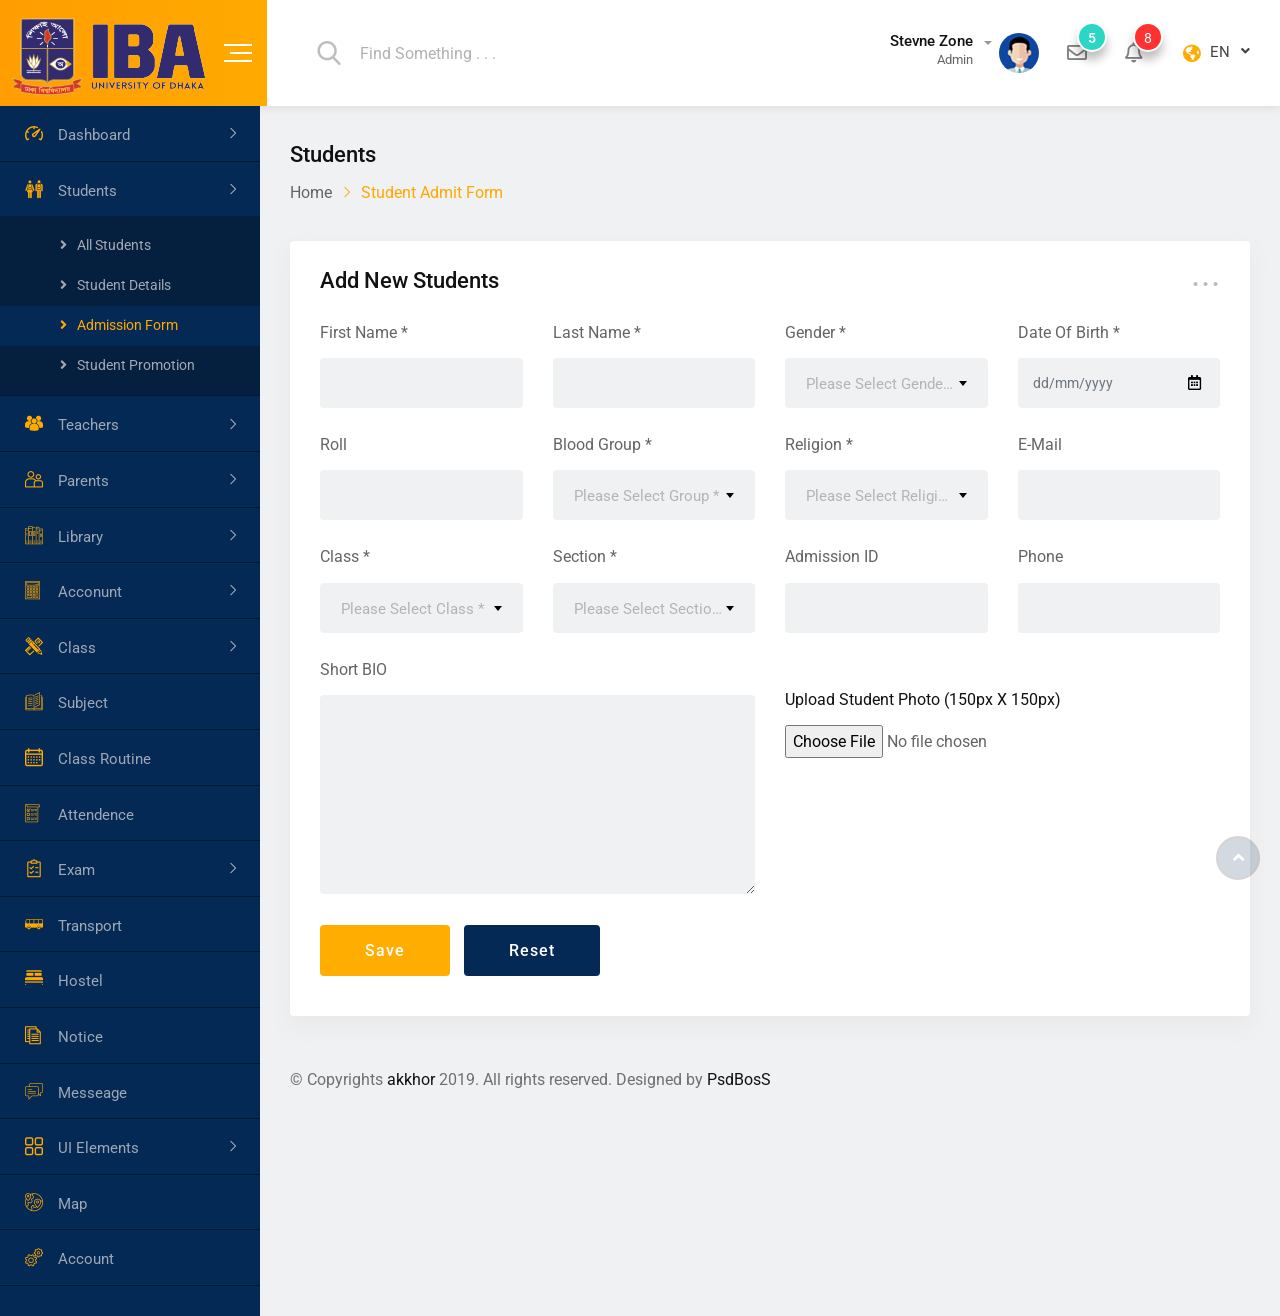
<file: admit-form.html>
<!doctype html>
<html class="no-js" lang="">


<!-- Mirrored from www.radiustheme.com/demo/html/psdboss/akkhor/akkhor/admit-form.html by HTTrack Website Copier/3.x [XR&CO'2014], Wed, 07 Jul 2021 11:38:55 GMT -->
<head>
    <meta charset="utf-8">
    <meta http-equiv="x-ua-compatible" content="ie=edge">
    <title>AKKHOR | Admission Form</title>
    <meta name="description" content="">
    <meta name="viewport" content="width=device-width, initial-scale=1">
    <!-- Favicon -->
    <link rel="shortcut icon" type="image/x-icon" href="img/favicon.png">
    <!-- Normalize CSS -->
    <link rel="stylesheet" href="css/normalize.css">
    <!-- Main CSS -->
    <link rel="stylesheet" href="css/main.css">
    <!-- Bootstrap CSS -->
    <link rel="stylesheet" href="css/bootstrap.min.css">
    <!-- Fontawesome CSS -->
    <link rel="stylesheet" href="css/all.min.css">
    <!-- Flaticon CSS -->
    <link rel="stylesheet" href="fonts/flaticon.css">
    <!-- Animate CSS -->
    <link rel="stylesheet" href="css/animate.min.css">
    <!-- Select 2 CSS -->
    <link rel="stylesheet" href="css/select2.min.css">
    <!-- Date Picker CSS -->
    <link rel="stylesheet" href="css/datepicker.min.css">
    <!-- Custom CSS -->
    <link rel="stylesheet" href="style.css">
    <!-- Modernize js -->
    <script src="js/modernizr-3.6.0.min.js"></script>
</head>

<body>
    <!-- Preloader Start Here -->
    <div id="preloader"></div>
    <!-- Preloader End Here -->
    <div id="wrapper" class="wrapper bg-ash">
        <!-- Header Menu Area Start Here -->
        <div class="navbar navbar-expand-md header-menu-one bg-light">
            <div class="nav-bar-header-one">
                <div class="header-logo">
                    <a href="index.html">
                        <img src="img/logo.png" alt="logo">
                    </a>
                </div>
                  <div class="toggle-button sidebar-toggle">
                    <button type="button" class="item-link">
                        <span class="btn-icon-wrap">
                            <span></span>
                            <span></span>
                            <span></span>
                        </span>
                    </button>
                </div>
            </div>
            <div class="d-md-none mobile-nav-bar">
               <button class="navbar-toggler pulse-animation" type="button" data-toggle="collapse" data-target="#mobile-navbar" aria-expanded="false">
                    <i class="far fa-arrow-alt-circle-down"></i>
                </button>
                <button type="button" class="navbar-toggler sidebar-toggle-mobile">
                    <i class="fas fa-bars"></i>
                </button>
            </div>
            <div class="header-main-menu collapse navbar-collapse" id="mobile-navbar">
                <ul class="navbar-nav">
                    <li class="navbar-item header-search-bar">
                        <div class="input-group stylish-input-group">
                            <span class="input-group-addon">
                                <button type="submit">
                                    <span class="flaticon-search" aria-hidden="true"></span>
                                </button>
                            </span>
                            <input type="text" class="form-control" placeholder="Find Something . . .">
                        </div>
                    </li>
                </ul>
                <ul class="navbar-nav">
                    <li class="navbar-item dropdown header-admin">
                        <a class="navbar-nav-link dropdown-toggle" href="#" role="button" data-toggle="dropdown"
                            aria-expanded="false">
                            <div class="admin-title">
                                <h5 class="item-title">Stevne Zone</h5>
                                <span>Admin</span>
                            </div>
                            <div class="admin-img">
                                <img src="img/figure/admin.jpg" alt="Admin">
                            </div>
                        </a>
                        <div class="dropdown-menu dropdown-menu-right">
                            <div class="item-header">
                                <h6 class="item-title">Steven Zone</h6>
                            </div>
                            <div class="item-content">
                                <ul class="settings-list">
                                    <li><a href="#"><i class="flaticon-user"></i>My Profile</a></li>
                                    <li><a href="#"><i class="flaticon-list"></i>Task</a></li>
                                    <li><a href="#"><i class="flaticon-chat-comment-oval-speech-bubble-with-text-lines"></i>Message</a></li>
                                    <li><a href="#"><i class="flaticon-gear-loading"></i>Account Settings</a></li>
                                    <li><a href="login.html"><i class="flaticon-turn-off"></i>Log Out</a></li>
                                </ul>
                            </div>
                        </div>
                    </li>
                    <li class="navbar-item dropdown header-message">
                        <a class="navbar-nav-link dropdown-toggle" href="#" role="button" data-toggle="dropdown"
                            aria-expanded="false">
                            <i class="far fa-envelope"></i>
                            <div class="item-title d-md-none text-16 mg-l-10">Message</div>
                            <span>5</span>
                        </a>

                        <div class="dropdown-menu dropdown-menu-right">
                            <div class="item-header">
                                <h6 class="item-title">05 Message</h6>
                            </div>
                            <div class="item-content">
                                <div class="media">
                                    <div class="item-img bg-skyblue author-online">
                                        <img src="img/figure/student11.png" alt="img">
                                    </div>
                                    <div class="media-body space-sm">
                                        <div class="item-title">
                                            <a href="#">
                                                <span class="item-name">Maria Zaman</span> 
                                                <span class="item-time">18:30</span> 
                                            </a>  
                                        </div>
                                        <p>What is the reason of buy this item. 
                                        Is it usefull for me.....</p>
                                    </div>
                                </div>
                                <div class="media">
                                    <div class="item-img bg-yellow author-online">
                                        <img src="img/figure/student12.png" alt="img">
                                    </div>
                                    <div class="media-body space-sm">
                                        <div class="item-title">
                                            <a href="#">
                                                <span class="item-name">Benny Roy</span> 
                                                <span class="item-time">10:35</span> 
                                            </a>  
                                        </div>
                                        <p>What is the reason of buy this item. 
                                        Is it usefull for me.....</p>
                                    </div>
                                </div>
                                <div class="media">
                                    <div class="item-img bg-pink">
                                        <img src="img/figure/student13.png" alt="img">
                                    </div>
                                    <div class="media-body space-sm">
                                        <div class="item-title">
                                            <a href="#">
                                                <span class="item-name">Steven</span> 
                                                <span class="item-time">02:35</span> 
                                            </a>  
                                        </div>
                                        <p>What is the reason of buy this item. 
                                        Is it usefull for me.....</p>
                                    </div>
                                </div>
                                <div class="media">
                                    <div class="item-img bg-violet-blue">
                                        <img src="img/figure/student11.png" alt="img">
                                    </div>
                                    <div class="media-body space-sm">
                                        <div class="item-title">
                                            <a href="#">
                                                <span class="item-name">Joshep Joe</span> 
                                                <span class="item-time">12:35</span> 
                                            </a>  
                                        </div>
                                        <p>What is the reason of buy this item. 
                                        Is it usefull for me.....</p>
                                    </div>
                                </div>
                            </div>
                        </div>
                    </li>
                    <li class="navbar-item dropdown header-notification">
                        <a class="navbar-nav-link dropdown-toggle" href="#" role="button" data-toggle="dropdown"
                            aria-expanded="false">
                            <i class="far fa-bell"></i>
                            <div class="item-title d-md-none text-16 mg-l-10">Notification</div>
                            <span>8</span>
                        </a>

                        <div class="dropdown-menu dropdown-menu-right">
                            <div class="item-header">
                                <h6 class="item-title">03 Notifiacations</h6>
                            </div>
                            <div class="item-content">
                                <div class="media">
                                    <div class="item-icon bg-skyblue">
                                        <i class="fas fa-check"></i>
                                    </div>
                                    <div class="media-body space-sm">
                                        <div class="post-title">Complete Today Task</div>
                                        <span>1 Mins ago</span>
                                    </div>
                                </div>
                                <div class="media">
                                    <div class="item-icon bg-orange">
                                        <i class="fas fa-calendar-alt"></i>
                                    </div>
                                    <div class="media-body space-sm">
                                        <div class="post-title">Director Metting</div>
                                        <span>20 Mins ago</span>
                                    </div>
                                </div>
                                <div class="media">
                                    <div class="item-icon bg-violet-blue">
                                        <i class="fas fa-cogs"></i>
                                    </div>
                                    <div class="media-body space-sm">
                                        <div class="post-title">Update Password</div>
                                        <span>45 Mins ago</span>
                                    </div>
                                </div>
                            </div>
                        </div>
                    </li>
                     <li class="navbar-item dropdown header-language">
                        <a class="navbar-nav-link dropdown-toggle" href="#" role="button" 
                        data-toggle="dropdown" aria-expanded="false"><i class="fas fa-globe-americas"></i>EN</a>
                        <div class="dropdown-menu dropdown-menu-right">
                            <a class="dropdown-item" href="#">English</a>
                            <a class="dropdown-item" href="#">Spanish</a>
                            <a class="dropdown-item" href="#">Franchis</a>
                            <a class="dropdown-item" href="#">Chiness</a>
                        </div>
                    </li>
                </ul>
            </div>
        </div>
        <!-- Header Menu Area End Here -->
        <!-- Page Area Start Here -->
        <div class="dashboard-page-one">
            <!-- Sidebar Area Start Here -->
            <div class="sidebar-main sidebar-menu-one sidebar-expand-md sidebar-color">
               <div class="mobile-sidebar-header d-md-none">
                    <div class="header-logo">
                        <a href="index.html"><img src="img/logo1.png" alt="logo"></a>
                    </div>
               </div>
                <div class="sidebar-menu-content">
                    <ul class="nav nav-sidebar-menu sidebar-toggle-view">
                        <li class="nav-item sidebar-nav-item">
                            <a href="#" class="nav-link"><i class="flaticon-dashboard"></i><span>Dashboard</span></a>
                            <ul class="nav sub-group-menu">
                                <li class="nav-item">
                                    <a href="index.html" class="nav-link"><i class="fas fa-angle-right"></i>Admin</a>
                                </li>
                                <li class="nav-item">
                                    <a href="index3.html" class="nav-link"><i
                                            class="fas fa-angle-right"></i>Students</a>
                                </li>
                                <li class="nav-item">
                                    <a href="index4.html" class="nav-link"><i class="fas fa-angle-right"></i>Parents</a>
                                </li>
                                <li class="nav-item">
                                    <a href="index5.html" class="nav-link"><i
                                            class="fas fa-angle-right"></i>Teachers</a>
                                </li>
                            </ul>
                        </li>
                        <li class="nav-item sidebar-nav-item">
                            <a href="#" class="nav-link"><i class="flaticon-classmates"></i><span>Students</span></a>
                            <ul class="nav sub-group-menu sub-group-active">
                                <li class="nav-item">
                                    <a href="all-student.html" class="nav-link"><i class="fas fa-angle-right"></i>All
                                        Students</a>
                                </li>
                                <li class="nav-item">
                                    <a href="student-details.html" class="nav-link"><i
                                            class="fas fa-angle-right"></i>Student Details</a>
                                </li>
                                <li class="nav-item">
                                    <a href="admit-form.html" class="nav-link menu-active"><i
                                            class="fas fa-angle-right"></i>Admission Form</a>
                                </li>
                                <li class="nav-item">
                                    <a href="student-promotion.html" class="nav-link"><i
                                            class="fas fa-angle-right"></i>Student Promotion</a>
                                </li>
                            </ul>
                        </li>
                        <li class="nav-item sidebar-nav-item">
                            <a href="#" class="nav-link"><i
                                    class="flaticon-multiple-users-silhouette"></i><span>Teachers</span></a>
                            <ul class="nav sub-group-menu">
                                <li class="nav-item">
                                    <a href="all-teacher.html" class="nav-link"><i class="fas fa-angle-right"></i>All
                                        Teachers</a>
                                </li>
                                <li class="nav-item">
                                    <a href="teacher-details.html" class="nav-link"><i
                                            class="fas fa-angle-right"></i>Teacher Details</a>
                                </li>
                                <li class="nav-item">
                                    <a href="add-teacher.html" class="nav-link"><i class="fas fa-angle-right"></i>Add
                                        Teacher</a>
                                </li>
                                <li class="nav-item">
                                    <a href="teacher-payment.html" class="nav-link"><i
                                            class="fas fa-angle-right"></i>Payment</a>
                                </li>
                            </ul>
                        </li>
                        <li class="nav-item sidebar-nav-item">
                            <a href="#" class="nav-link"><i class="flaticon-couple"></i><span>Parents</span></a>
                            <ul class="nav sub-group-menu">
                                <li class="nav-item">
                                    <a href="all-parents.html" class="nav-link"><i class="fas fa-angle-right"></i>All
                                        Parents</a>
                                </li>
                                <li class="nav-item">
                                    <a href="parents-details.html" class="nav-link"><i
                                            class="fas fa-angle-right"></i>Parents Details</a>
                                </li>
                                <li class="nav-item">
                                    <a href="add-parents.html" class="nav-link"><i class="fas fa-angle-right"></i>Add
                                        Parent</a>
                                </li>
                            </ul>
                        </li>
                        <li class="nav-item sidebar-nav-item">
                            <a href="#" class="nav-link"><i class="flaticon-books"></i><span>Library</span></a>
                            <ul class="nav sub-group-menu">
                                <li class="nav-item">
                                    <a href="all-book.html" class="nav-link"><i class="fas fa-angle-right"></i>All
                                        Book</a>
                                </li>
                                <li class="nav-item">
                                    <a href="add-book.html" class="nav-link"><i class="fas fa-angle-right"></i>Add New
                                        Book</a>
                                </li>
                            </ul>
                        </li>
                        <li class="nav-item sidebar-nav-item">
                            <a href="#" class="nav-link"><i class="flaticon-technological"></i><span>Acconunt</span></a>
                            <ul class="nav sub-group-menu">
                                <li class="nav-item">
                                    <a href="all-fees.html" class="nav-link"><i class="fas fa-angle-right"></i>All Fees
                                        Collection</a>
                                </li>
                                <li class="nav-item">
                                    <a href="all-expense.html" class="nav-link"><i
                                            class="fas fa-angle-right"></i>Expenses</a>
                                </li>
                                <li class="nav-item">
                                    <a href="add-expense.html" class="nav-link"><i class="fas fa-angle-right"></i>Add
                                        Expenses</a>
                                </li>
                            </ul>
                        </li>
                        <li class="nav-item sidebar-nav-item">
                            <a href="#" class="nav-link"><i
                                    class="flaticon-maths-class-materials-cross-of-a-pencil-and-a-ruler"></i><span>Class</span></a>
                            <ul class="nav sub-group-menu">
                                <li class="nav-item">
                                    <a href="all-class.html" class="nav-link"><i class="fas fa-angle-right"></i>All
                                        Classes</a>
                                </li>
                                <li class="nav-item">
                                    <a href="add-class.html" class="nav-link"><i class="fas fa-angle-right"></i>Add New
                                        Class</a>
                                </li>
                            </ul>
                        </li>
                        <li class="nav-item">
                            <a href="all-subject.html" class="nav-link"><i
                                    class="flaticon-open-book"></i><span>Subject</span></a>
                        </li>
                        <li class="nav-item">
                            <a href="class-routine.html" class="nav-link"><i class="flaticon-calendar"></i><span>Class
                                    Routine</span></a>
                        </li>
                        <li class="nav-item">
                            <a href="student-attendence.html" class="nav-link"><i
                                    class="flaticon-checklist"></i><span>Attendence</span></a>
                        </li>
                        <li class="nav-item sidebar-nav-item">
                            <a href="#" class="nav-link"><i class="flaticon-shopping-list"></i><span>Exam</span></a>
                            <ul class="nav sub-group-menu">
                                <li class="nav-item">
                                    <a href="exam-schedule.html" class="nav-link"><i class="fas fa-angle-right"></i>Exam
                                        Schedule</a>
                                </li>
                                <li class="nav-item">
                                    <a href="exam-grade.html" class="nav-link"><i class="fas fa-angle-right"></i>Exam
                                        Grades</a>
                                </li>
                            </ul>
                        </li>
                        <li class="nav-item">
                            <a href="transport.html" class="nav-link"><i
                                    class="flaticon-bus-side-view"></i><span>Transport</span></a>
                        </li>
                        <li class="nav-item">
                            <a href="hostel.html" class="nav-link"><i class="flaticon-bed"></i><span>Hostel</span></a>
                        </li>
                        <li class="nav-item">
                            <a href="notice-board.html" class="nav-link"><i
                                    class="flaticon-script"></i><span>Notice</span></a>
                        </li>
                        <li class="nav-item">
                            <a href="messaging.html" class="nav-link"><i
                                    class="flaticon-chat"></i><span>Messeage</span></a>
                        </li>
                        <li class="nav-item sidebar-nav-item">
                            <a href="#" class="nav-link"><i class="flaticon-menu-1"></i><span>UI Elements</span></a>
                            <ul class="nav sub-group-menu">
                                <li class="nav-item">
                                    <a href="notification-alart.html" class="nav-link"><i class="fas fa-angle-right"></i>Alart</a>
                                </li>
                                <li class="nav-item">
                                    <a href="button.html" class="nav-link"><i class="fas fa-angle-right"></i>Button</a>
                                </li>
                                <li class="nav-item">
                                    <a href="grid.html" class="nav-link"><i class="fas fa-angle-right"></i>Grid</a>
                                </li>
                                <li class="nav-item">
                                    <a href="modal.html" class="nav-link"><i class="fas fa-angle-right"></i>Modal</a>
                                </li>
                                <li class="nav-item">
                                    <a href="progress-bar.html" class="nav-link"><i class="fas fa-angle-right"></i>Progress Bar</a>
                                </li>
                                <li class="nav-item">
                                    <a href="ui-tab.html" class="nav-link"><i class="fas fa-angle-right"></i>Tab</a>
                                </li>
                                <li class="nav-item">
                                    <a href="ui-widget.html" class="nav-link"><i
                                            class="fas fa-angle-right"></i>Widget</a>
                                </li>
                            </ul>
                        </li>
                        <li class="nav-item">
                            <a href="map.html" class="nav-link"><i
                                    class="flaticon-planet-earth"></i><span>Map</span></a>
                        </li>
                        <li class="nav-item">
                            <a href="account-settings.html" class="nav-link"><i
                                    class="flaticon-settings"></i><span>Account</span></a>
                        </li>
                    </ul>
                </div>
            </div>
            <!-- Sidebar Area End Here -->
            <div class="dashboard-content-one">
                <!-- Breadcubs Area Start Here -->
                <div class="breadcrumbs-area">
                    <h3>Students</h3>
                    <ul>
                        <li>
                            <a href="index.html">Home</a>
                        </li>
                        <li>Student Admit Form</li>
                    </ul>
                </div>
                <!-- Breadcubs Area End Here -->
                <!-- Admit Form Area Start Here -->
                <div class="card height-auto">
                    <div class="card-body">
                        <div class="heading-layout1">
                            <div class="item-title">
                                <h3>Add New Students</h3>
                            </div>
                            <div class="dropdown">
                                <a class="dropdown-toggle" href="#" role="button" data-toggle="dropdown"
                                    aria-expanded="false">...</a>

                                <div class="dropdown-menu dropdown-menu-right">
                                    <a class="dropdown-item" href="#"><i
                                            class="fas fa-times text-orange-red"></i>Close</a>
                                    <a class="dropdown-item" href="#"><i
                                            class="fas fa-cogs text-dark-pastel-green"></i>Edit</a>
                                    <a class="dropdown-item" href="#"><i
                                            class="fas fa-redo-alt text-orange-peel"></i>Refresh</a>
                                </div>
                            </div>
                        </div>
                        <form class="new-added-form">
                            <div class="row">
                                <div class="col-xl-3 col-lg-6 col-12 form-group">
                                    <label>First Name *</label>
                                    <input type="text" placeholder="" class="form-control">
                                </div>
                                <div class="col-xl-3 col-lg-6 col-12 form-group">
                                    <label>Last Name *</label>
                                    <input type="text" placeholder="" class="form-control">
                                </div>
                                <div class="col-xl-3 col-lg-6 col-12 form-group">
                                    <label>Gender *</label>
                                    <select class="select2">
                                        <option value="">Please Select Gender *</option>
                                        <option value="1">Male</option>
                                        <option value="2">Female</option>
                                        <option value="3">Others</option>
                                    </select>
                                </div>
                                <div class="col-xl-3 col-lg-6 col-12 form-group">
                                    <label>Date Of Birth *</label>
                                    <input type="text" placeholder="dd/mm/yyyy" class="form-control air-datepicker"
                                        data-position='bottom right'>
                                    <i class="far fa-calendar-alt"></i>
                                </div>
                                <div class="col-xl-3 col-lg-6 col-12 form-group">
                                    <label>Roll</label>
                                    <input type="text" placeholder="" class="form-control">
                                </div>
                                <div class="col-xl-3 col-lg-6 col-12 form-group">
                                    <label>Blood Group *</label>
                                    <select class="select2">
                                        <option value="">Please Select Group *</option>
                                        <option value="1">A+</option>
                                        <option value="2">A-</option>
                                        <option value="3">B+</option>
                                        <option value="3">B-</option>
                                        <option value="3">O+</option>
                                        <option value="3">O-</option>
                                    </select>
                                </div>
                                <div class="col-xl-3 col-lg-6 col-12 form-group">
                                    <label>Religion *</label>
                                    <select class="select2">
                                        <option value="">Please Select Religion *</option>
                                        <option value="1">Islam</option>
                                        <option value="2">Hindu</option>
                                        <option value="3">Christian</option>
                                        <option value="3">Buddish</option>
                                        <option value="3">Others</option>
                                    </select>
                                </div>
                                <div class="col-xl-3 col-lg-6 col-12 form-group">
                                    <label>E-Mail</label>
                                    <input type="email" placeholder="" class="form-control">
                                </div>
                                <div class="col-xl-3 col-lg-6 col-12 form-group">
                                    <label>Class *</label>
                                    <select class="select2">
                                        <option value="">Please Select Class *</option>
                                        <option value="1">Play</option>
                                        <option value="2">Nursery</option>
                                        <option value="3">One</option>
                                        <option value="3">Two</option>
                                        <option value="3">Three</option>
                                        <option value="3">Four</option>
                                        <option value="3">Five</option>
                                    </select>
                                </div>
                                <div class="col-xl-3 col-lg-6 col-12 form-group">
                                    <label>Section *</label>
                                    <select class="select2">
                                        <option value="">Please Select Section *</option>
                                        <option value="1">Pink</option>
                                        <option value="2">Blue</option>
                                        <option value="3">Bird</option>
                                        <option value="3">Rose</option>
                                        <option value="3">Red</option>
                                    </select>
                                </div>
                                <div class="col-xl-3 col-lg-6 col-12 form-group">
                                    <label>Admission ID</label>
                                    <input type="text" placeholder="" class="form-control">
                                </div>
                                <div class="col-xl-3 col-lg-6 col-12 form-group">
                                    <label>Phone</label>
                                    <input type="text" placeholder="" class="form-control">
                                </div>
                                <div class="col-lg-6 col-12 form-group">
                                    <label>Short BIO</label>
                                    <textarea class="textarea form-control" name="message" id="form-message" cols="10"
                                        rows="9"></textarea>
                                </div>
                                <div class="col-lg-6 col-12 form-group mg-t-30">
                                    <label class="text-dark-medium">Upload Student Photo (150px X 150px)</label>
                                    <input type="file" class="form-control-file">
                                </div>
                                <div class="col-12 form-group mg-t-8">
                                    <button type="submit" class="btn-fill-lg btn-gradient-yellow btn-hover-bluedark">Save</button>
                                    <button type="reset" class="btn-fill-lg bg-blue-dark btn-hover-yellow">Reset</button>
                                </div>
                            </div>
                        </form>
                    </div>
                </div>
                <!-- Admit Form Area End Here -->
                <footer class="footer-wrap-layout1">
                    <div class="copyright">© Copyrights <a href="#">akkhor</a> 2019. All rights reserved. Designed by <a
                            href="#">PsdBosS</a></div>
                </footer>
            </div>
        </div>
        <!-- Page Area End Here -->
    </div>
    <!-- jquery-->
    <script src="js/jquery-3.3.1.min.js"></script>
    <!-- Plugins js -->
    <script src="js/plugins.js"></script>
    <!-- Popper js -->
    <script src="js/popper.min.js"></script>
    <!-- Bootstrap js -->
    <script src="js/bootstrap.min.js"></script>
    <!-- Select 2 Js -->
    <script src="js/select2.min.js"></script>
    <!-- Date Picker Js -->
    <script src="js/datepicker.min.js"></script>
    <!-- Scroll Up Js -->
    <script src="js/jquery.scrollUp.min.js"></script>
    <!-- Custom Js -->
    <script src="js/main.js"></script>

</body>


<!-- Mirrored from www.radiustheme.com/demo/html/psdboss/akkhor/akkhor/admit-form.html by HTTrack Website Copier/3.x [XR&CO'2014], Wed, 07 Jul 2021 11:38:57 GMT -->
</html>
</file>
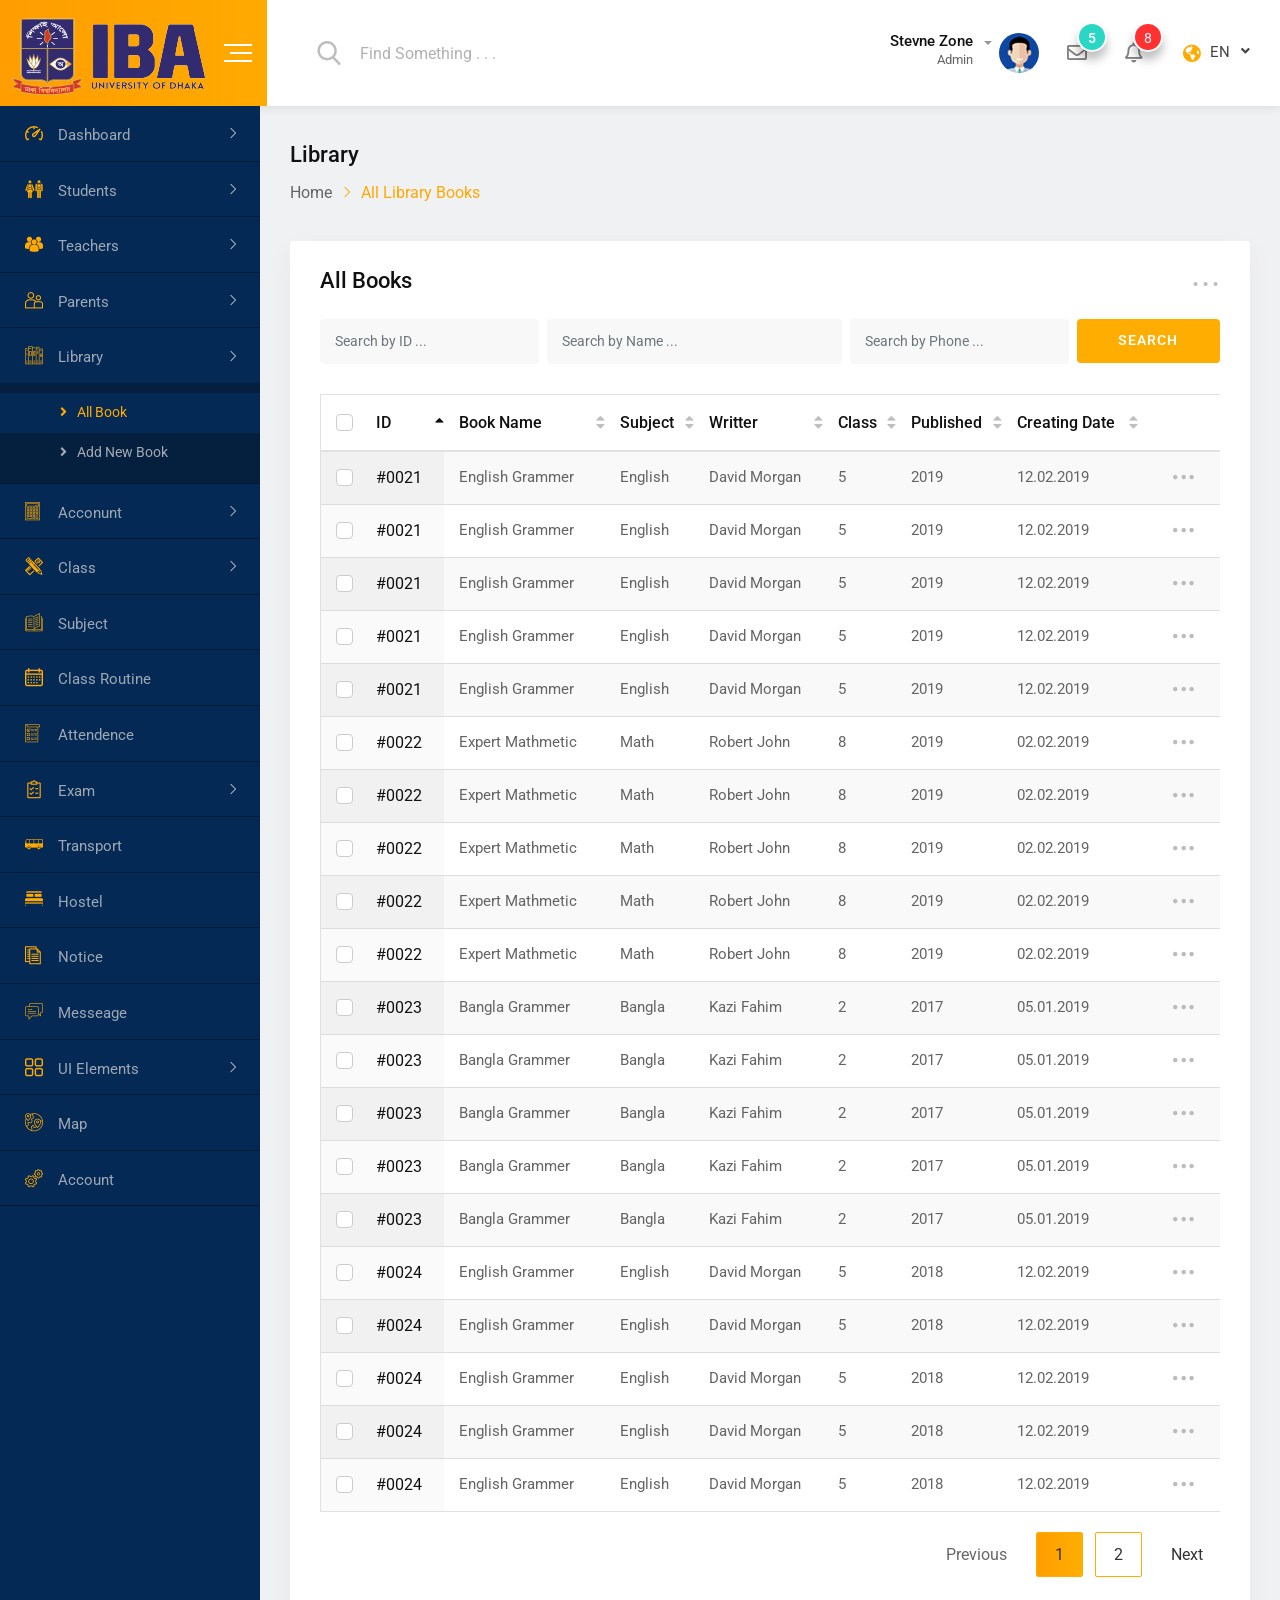
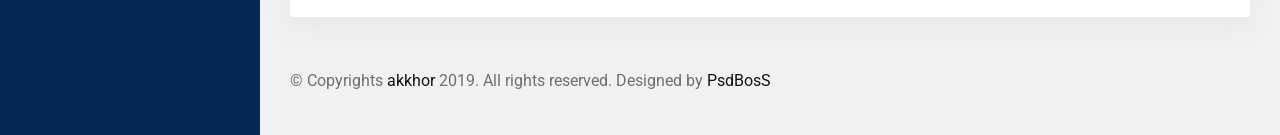
<file: all-book.html>
<!doctype html>
<html class="no-js" lang="">


<!-- Mirrored from www.radiustheme.com/demo/html/psdboss/akkhor/akkhor/all-book.html by HTTrack Website Copier/3.x [XR&CO'2014], Wed, 07 Jul 2021 11:38:59 GMT -->
<head>
    <meta charset="utf-8">
    <meta http-equiv="x-ua-compatible" content="ie=edge">
    <title>AKKHOR | All Book</title>
    <meta name="description" content="">
    <meta name="viewport" content="width=device-width, initial-scale=1">
    <!-- Favicon -->
    <link rel="shortcut icon" type="image/x-icon" href="img/favicon.png">
    <!-- Normalize CSS -->
    <link rel="stylesheet" href="css/normalize.css">
    <!-- Main CSS -->
    <link rel="stylesheet" href="css/main.css">
    <!-- Bootstrap CSS -->
    <link rel="stylesheet" href="css/bootstrap.min.css">
    <!-- Fontawesome CSS -->
    <link rel="stylesheet" href="css/all.min.css">
    <!-- Flaticon CSS -->
    <link rel="stylesheet" href="fonts/flaticon.css">
    <!-- Animate CSS -->
    <link rel="stylesheet" href="css/animate.min.css">
    <!-- Data Table CSS -->
    <link rel="stylesheet" href="css/jquery.dataTables.min.css">
    <!-- Custom CSS -->
    <link rel="stylesheet" href="style.css">
    <!-- Modernize js -->
    <script src="js/modernizr-3.6.0.min.js"></script>
</head>

<body>
    <!-- Preloader Start Here -->
    <div id="preloader"></div>
    <!-- Preloader End Here -->
    <div id="wrapper" class="wrapper bg-ash">
         <!-- Header Menu Area Start Here -->
        <div class="navbar navbar-expand-md header-menu-one bg-light">
            <div class="nav-bar-header-one">
                <div class="header-logo">
                    <a href="index.html">
                        <img src="img/logo.png" alt="logo">
                    </a>
                </div>
                  <div class="toggle-button sidebar-toggle">
                    <button type="button" class="item-link">
                        <span class="btn-icon-wrap">
                            <span></span>
                            <span></span>
                            <span></span>
                        </span>
                    </button>
                </div>
            </div>
            <div class="d-md-none mobile-nav-bar">
               <button class="navbar-toggler pulse-animation" type="button" data-toggle="collapse" data-target="#mobile-navbar" aria-expanded="false">
                    <i class="far fa-arrow-alt-circle-down"></i>
                </button>
                <button type="button" class="navbar-toggler sidebar-toggle-mobile">
                    <i class="fas fa-bars"></i>
                </button>
            </div>
            <div class="header-main-menu collapse navbar-collapse" id="mobile-navbar">
                <ul class="navbar-nav">
                    <li class="navbar-item header-search-bar">
                        <div class="input-group stylish-input-group">
                            <span class="input-group-addon">
                                <button type="submit">
                                    <span class="flaticon-search" aria-hidden="true"></span>
                                </button>
                            </span>
                            <input type="text" class="form-control" placeholder="Find Something . . .">
                        </div>
                    </li>
                </ul>
                <ul class="navbar-nav">
                    <li class="navbar-item dropdown header-admin">
                        <a class="navbar-nav-link dropdown-toggle" href="#" role="button" data-toggle="dropdown"
                            aria-expanded="false">
                            <div class="admin-title">
                                <h5 class="item-title">Stevne Zone</h5>
                                <span>Admin</span>
                            </div>
                            <div class="admin-img">
                                <img src="img/figure/admin.jpg" alt="Admin">
                            </div>
                        </a>
                        <div class="dropdown-menu dropdown-menu-right">
                            <div class="item-header">
                                <h6 class="item-title">Steven Zone</h6>
                            </div>
                            <div class="item-content">
                                <ul class="settings-list">
                                    <li><a href="#"><i class="flaticon-user"></i>My Profile</a></li>
                                    <li><a href="#"><i class="flaticon-list"></i>Task</a></li>
                                    <li><a href="#"><i class="flaticon-chat-comment-oval-speech-bubble-with-text-lines"></i>Message</a></li>
                                    <li><a href="#"><i class="flaticon-gear-loading"></i>Account Settings</a></li>
                                    <li><a href="login.html"><i class="flaticon-turn-off"></i>Log Out</a></li>
                                </ul>
                            </div>
                        </div>
                    </li>
                    <li class="navbar-item dropdown header-message">
                        <a class="navbar-nav-link dropdown-toggle" href="#" role="button" data-toggle="dropdown"
                            aria-expanded="false">
                            <i class="far fa-envelope"></i>
                            <div class="item-title d-md-none text-16 mg-l-10">Message</div>
                            <span>5</span>
                        </a>

                        <div class="dropdown-menu dropdown-menu-right">
                            <div class="item-header">
                                <h6 class="item-title">05 Message</h6>
                            </div>
                            <div class="item-content">
                                <div class="media">
                                    <div class="item-img bg-skyblue author-online">
                                        <img src="img/figure/student11.png" alt="img">
                                    </div>
                                    <div class="media-body space-sm">
                                        <div class="item-title">
                                            <a href="#">
                                                <span class="item-name">Maria Zaman</span> 
                                                <span class="item-time">18:30</span> 
                                            </a>  
                                        </div>
                                        <p>What is the reason of buy this item. 
                                        Is it usefull for me.....</p>
                                    </div>
                                </div>
                                <div class="media">
                                    <div class="item-img bg-yellow author-online">
                                        <img src="img/figure/student12.png" alt="img">
                                    </div>
                                    <div class="media-body space-sm">
                                        <div class="item-title">
                                            <a href="#">
                                                <span class="item-name">Benny Roy</span> 
                                                <span class="item-time">10:35</span> 
                                            </a>  
                                        </div>
                                        <p>What is the reason of buy this item. 
                                        Is it usefull for me.....</p>
                                    </div>
                                </div>
                                <div class="media">
                                    <div class="item-img bg-pink">
                                        <img src="img/figure/student13.png" alt="img">
                                    </div>
                                    <div class="media-body space-sm">
                                        <div class="item-title">
                                            <a href="#">
                                                <span class="item-name">Steven</span> 
                                                <span class="item-time">02:35</span> 
                                            </a>  
                                        </div>
                                        <p>What is the reason of buy this item. 
                                        Is it usefull for me.....</p>
                                    </div>
                                </div>
                                <div class="media">
                                    <div class="item-img bg-violet-blue">
                                        <img src="img/figure/student11.png" alt="img">
                                    </div>
                                    <div class="media-body space-sm">
                                        <div class="item-title">
                                            <a href="#">
                                                <span class="item-name">Joshep Joe</span> 
                                                <span class="item-time">12:35</span> 
                                            </a>  
                                        </div>
                                        <p>What is the reason of buy this item. 
                                        Is it usefull for me.....</p>
                                    </div>
                                </div>
                            </div>
                        </div>
                    </li>
                    <li class="navbar-item dropdown header-notification">
                        <a class="navbar-nav-link dropdown-toggle" href="#" role="button" data-toggle="dropdown"
                            aria-expanded="false">
                            <i class="far fa-bell"></i>
                            <div class="item-title d-md-none text-16 mg-l-10">Notification</div>
                            <span>8</span>
                        </a>

                        <div class="dropdown-menu dropdown-menu-right">
                            <div class="item-header">
                                <h6 class="item-title">03 Notifiacations</h6>
                            </div>
                            <div class="item-content">
                                <div class="media">
                                    <div class="item-icon bg-skyblue">
                                        <i class="fas fa-check"></i>
                                    </div>
                                    <div class="media-body space-sm">
                                        <div class="post-title">Complete Today Task</div>
                                        <span>1 Mins ago</span>
                                    </div>
                                </div>
                                <div class="media">
                                    <div class="item-icon bg-orange">
                                        <i class="fas fa-calendar-alt"></i>
                                    </div>
                                    <div class="media-body space-sm">
                                        <div class="post-title">Director Metting</div>
                                        <span>20 Mins ago</span>
                                    </div>
                                </div>
                                <div class="media">
                                    <div class="item-icon bg-violet-blue">
                                        <i class="fas fa-cogs"></i>
                                    </div>
                                    <div class="media-body space-sm">
                                        <div class="post-title">Update Password</div>
                                        <span>45 Mins ago</span>
                                    </div>
                                </div>
                            </div>
                        </div>
                    </li>
                     <li class="navbar-item dropdown header-language">
                        <a class="navbar-nav-link dropdown-toggle" href="#" role="button" 
                        data-toggle="dropdown" aria-expanded="false"><i class="fas fa-globe-americas"></i>EN</a>
                        <div class="dropdown-menu dropdown-menu-right">
                            <a class="dropdown-item" href="#">English</a>
                            <a class="dropdown-item" href="#">Spanish</a>
                            <a class="dropdown-item" href="#">Franchis</a>
                            <a class="dropdown-item" href="#">Chiness</a>
                        </div>
                    </li>
                </ul>
            </div>
        </div>
        <!-- Header Menu Area End Here -->
        <!-- Page Area Start Here -->
        <div class="dashboard-page-one">
            <!-- Sidebar Area Start Here -->
           <div class="sidebar-main sidebar-menu-one sidebar-expand-md sidebar-color">
               <div class="mobile-sidebar-header d-md-none">
                    <div class="header-logo">
                        <a href="index.html"><img src="img/logo1.png" alt="logo"></a>
                    </div>
               </div>
                <div class="sidebar-menu-content">
                    <ul class="nav nav-sidebar-menu sidebar-toggle-view">
                        <li class="nav-item sidebar-nav-item">
                            <a href="#" class="nav-link"><i class="flaticon-dashboard"></i><span>Dashboard</span></a>
                            <ul class="nav sub-group-menu">
                                <li class="nav-item">
                                    <a href="index.html" class="nav-link"><i class="fas fa-angle-right"></i>Admin</a>
                                </li>
                                <li class="nav-item">
                                    <a href="index3.html" class="nav-link"><i class="fas fa-angle-right"></i>Students</a>
                                </li>
                                <li class="nav-item">
                                    <a href="index4.html" class="nav-link"><i class="fas fa-angle-right"></i>Parents</a>
                                </li>
                                <li class="nav-item">
                                    <a href="index5.html" class="nav-link"><i class="fas fa-angle-right"></i>Teachers</a>
                                </li>
                            </ul>
                        </li>
                        <li class="nav-item sidebar-nav-item">
                            <a href="#" class="nav-link"><i class="flaticon-classmates"></i><span>Students</span></a>
                            <ul class="nav sub-group-menu">
                                <li class="nav-item">
                                    <a href="all-student.html" class="nav-link"><i class="fas fa-angle-right"></i>All Students</a>
                                </li>
                                <li class="nav-item">
                                    <a href="student-details.html" class="nav-link"><i class="fas fa-angle-right"></i>Student Details</a>
                                </li>
                                <li class="nav-item">
                                    <a href="admit-form.html" class="nav-link"><i class="fas fa-angle-right"></i>Admission Form</a>
                                </li>
                                <li class="nav-item">
                                    <a href="student-promotion.html" class="nav-link"><i class="fas fa-angle-right"></i>Student Promotion</a>
                                </li>
                            </ul>
                        </li>
                        <li class="nav-item sidebar-nav-item">
                            <a href="#" class="nav-link"><i class="flaticon-multiple-users-silhouette"></i><span>Teachers</span></a>
                            <ul class="nav sub-group-menu">
                                <li class="nav-item">
                                    <a href="all-teacher.html" class="nav-link"><i class="fas fa-angle-right"></i>All Teachers</a>
                                </li>
                                <li class="nav-item">
                                    <a href="teacher-details.html" class="nav-link"><i class="fas fa-angle-right"></i>Teacher Details</a>
                                </li>
                                <li class="nav-item">
                                    <a href="add-teacher.html" class="nav-link"><i class="fas fa-angle-right"></i>Add Teacher</a>
                                </li>
                                <li class="nav-item">
                                    <a href="teacher-payment.html" class="nav-link"><i class="fas fa-angle-right"></i>Payment</a>
                                </li>
                            </ul>
                        </li>
                        <li class="nav-item sidebar-nav-item">
                            <a href="#" class="nav-link"><i class="flaticon-couple"></i><span>Parents</span></a>
                            <ul class="nav sub-group-menu">
                                <li class="nav-item">
                                    <a href="all-parents.html" class="nav-link"><i class="fas fa-angle-right"></i>All Parents</a>
                                </li>
                                <li class="nav-item">
                                    <a href="parents-details.html" class="nav-link"><i class="fas fa-angle-right"></i>Parents Details</a>
                                </li>
                                <li class="nav-item">
                                    <a href="add-parents.html" class="nav-link"><i class="fas fa-angle-right"></i>Add Parent</a>
                                </li>
                            </ul>
                        </li>
                        <li class="nav-item sidebar-nav-item">
                            <a href="#" class="nav-link"><i class="flaticon-books"></i><span>Library</span></a>
                            <ul class="nav sub-group-menu sub-group-active">
                                <li class="nav-item">
                                    <a href="all-book.html" class="nav-link menu-active"><i class="fas fa-angle-right"></i>All Book</a>
                                </li>
                                <li class="nav-item">
                                    <a href="add-book.html" class="nav-link"><i class="fas fa-angle-right"></i>Add New Book</a>
                                </li>
                            </ul>
                        </li>
                        <li class="nav-item sidebar-nav-item">
                            <a href="#" class="nav-link"><i class="flaticon-technological"></i><span>Acconunt</span></a>
                            <ul class="nav sub-group-menu">
                                <li class="nav-item">
                                    <a href="all-fees.html" class="nav-link"><i class="fas fa-angle-right"></i>All Fees Collection</a>
                                </li>
                                <li class="nav-item">
                                    <a href="all-expense.html" class="nav-link"><i class="fas fa-angle-right"></i>Expenses</a>
                                </li>
                                <li class="nav-item">
                                    <a href="add-expense.html" class="nav-link"><i class="fas fa-angle-right"></i>Add Expenses</a>
                                </li>
                            </ul>
                        </li>
                        <li class="nav-item sidebar-nav-item">
                            <a href="#" class="nav-link"><i class="flaticon-maths-class-materials-cross-of-a-pencil-and-a-ruler"></i><span>Class</span></a>
                            <ul class="nav sub-group-menu">
                                <li class="nav-item">
                                    <a href="all-class.html" class="nav-link"><i class="fas fa-angle-right"></i>All Classes</a>
                                </li>
                                <li class="nav-item">
                                    <a href="add-class.html" class="nav-link"><i class="fas fa-angle-right"></i>Add New Class</a>
                                </li>
                            </ul>
                        </li>
                        <li class="nav-item">
                            <a href="all-subject.html" class="nav-link"><i class="flaticon-open-book"></i><span>Subject</span></a>
                        </li>
                        <li class="nav-item">
                            <a href="class-routine.html" class="nav-link"><i class="flaticon-calendar"></i><span>Class Routine</span></a>
                        </li>
                        <li class="nav-item">
                            <a href="student-attendence.html" class="nav-link"><i class="flaticon-checklist"></i><span>Attendence</span></a>
                        </li>
                        <li class="nav-item sidebar-nav-item">
                            <a href="#" class="nav-link"><i class="flaticon-shopping-list"></i><span>Exam</span></a>
                            <ul class="nav sub-group-menu">
                                <li class="nav-item">
                                    <a href="exam-schedule.html" class="nav-link"><i class="fas fa-angle-right"></i>Exam Schedule</a>
                                </li>
                                <li class="nav-item">
                                    <a href="exam-grade.html" class="nav-link"><i class="fas fa-angle-right"></i>Exam Grades</a>
                                </li>
                            </ul>
                        </li>
                        <li class="nav-item">
                            <a href="transport.html" class="nav-link"><i class="flaticon-bus-side-view"></i><span>Transport</span></a>
                        </li>
                        <li class="nav-item">
                            <a href="hostel.html" class="nav-link"><i class="flaticon-bed"></i><span>Hostel</span></a>
                        </li>
                        <li class="nav-item">
                            <a href="notice-board.html" class="nav-link"><i class="flaticon-script"></i><span>Notice</span></a>
                        </li>
                        <li class="nav-item">
                            <a href="messaging.html" class="nav-link"><i class="flaticon-chat"></i><span>Messeage</span></a>
                        </li>
                         <li class="nav-item sidebar-nav-item">
                            <a href="#" class="nav-link"><i class="flaticon-menu-1"></i><span>UI Elements</span></a>
                            <ul class="nav sub-group-menu">
                                <li class="nav-item">
                                    <a href="notification-alart.html" class="nav-link"><i class="fas fa-angle-right"></i>Alart</a>
                                </li>
                                <li class="nav-item">
                                    <a href="button.html" class="nav-link"><i class="fas fa-angle-right"></i>Button</a>
                                </li>
                                <li class="nav-item">
                                    <a href="grid.html" class="nav-link"><i class="fas fa-angle-right"></i>Grid</a>
                                </li>
                                <li class="nav-item">
                                    <a href="modal.html" class="nav-link"><i class="fas fa-angle-right"></i>Modal</a>
                                </li>
                                <li class="nav-item">
                                    <a href="progress-bar.html" class="nav-link"><i class="fas fa-angle-right"></i>Progress Bar</a>
                                </li>
                                <li class="nav-item">
                                    <a href="ui-tab.html" class="nav-link"><i class="fas fa-angle-right"></i>Tab</a>
                                </li>
                                <li class="nav-item">
                                    <a href="ui-widget.html" class="nav-link"><i
                                            class="fas fa-angle-right"></i>Widget</a>
                                </li>
                            </ul>
                        </li>
                        <li class="nav-item">
                            <a href="map.html" class="nav-link"><i class="flaticon-planet-earth"></i><span>Map</span></a>
                        </li>
                        <li class="nav-item">
                            <a href="account-settings.html" class="nav-link"><i class="flaticon-settings"></i><span>Account</span></a>
                        </li>
                    </ul>
                </div>
            </div>
            <!-- Sidebar Area End Here -->
            <div class="dashboard-content-one">
                <!-- Breadcubs Area Start Here -->
                <div class="breadcrumbs-area">
                    <h3>Library</h3>
                    <ul>
                        <li>
                            <a href="index.html">Home</a>
                        </li>
                        <li>All Library Books</li>
                    </ul>
                </div>
                <!-- Breadcubs Area End Here -->
                <!-- Teacher Table Area Start Here -->
                <div class="card height-auto">
                    <div class="card-body">
                        <div class="heading-layout1">
                            <div class="item-title">
                                <h3>All Books</h3>
                            </div>
                           <div class="dropdown">
                                <a class="dropdown-toggle" href="#" role="button" 
                                data-toggle="dropdown" aria-expanded="false">...</a>
        
                                <div class="dropdown-menu dropdown-menu-right">
                                    <a class="dropdown-item" href="#"><i class="fas fa-times text-orange-red"></i>Close</a>
                                    <a class="dropdown-item" href="#"><i class="fas fa-cogs text-dark-pastel-green"></i>Edit</a>
                                    <a class="dropdown-item" href="#"><i class="fas fa-redo-alt text-orange-peel"></i>Refresh</a>
                                </div>
                            </div>
                        </div>
                        <form class="mg-b-20">
                            <div class="row gutters-8">
                                <div class="col-3-xxxl col-xl-3 col-lg-3 col-12 form-group">
                                    <input type="text" placeholder="Search by ID ..." class="form-control">
                                </div>
                                <div class="col-4-xxxl col-xl-4 col-lg-3 col-12 form-group">
                                    <input type="text" placeholder="Search by Name ..." class="form-control">
                                </div>
                                <div class="col-4-xxxl col-xl-3 col-lg-3 col-12 form-group">
                                    <input type="text" placeholder="Search by Phone ..." class="form-control">
                                </div>
                                <div class="col-1-xxxl col-xl-2 col-lg-3 col-12 form-group">
                                    <button type="submit" class="fw-btn-fill btn-gradient-yellow">SEARCH</button>
                                </div>
                            </div>
                        </form>
                        <div class="table-responsive">
                            <table class="table display data-table text-nowrap">
                                <thead>
                                    <tr>
                                        <th> 
                                            <div class="form-check">
                                                <input type="checkbox" class="form-check-input checkAll">
                                                <label class="form-check-label">ID</label>
                                            </div>
                                        </th>
                                        <th>Book Name</th>
                                        <th>Subject</th>
                                        <th>Writter</th>
                                        <th>Class</th>
                                        <th>Published</th>
                                        <th>Creating Date</th>
                                        <th></th>
                                    </tr>
                                </thead>
                                <tbody>
                                    <tr>
                                        <td>
                                            <div class="form-check">
                                                <input type="checkbox" class="form-check-input">
                                                <label class="form-check-label">#0021</label>
                                            </div>
                                        </td>
                                        <td>English Grammer</td>
                                        <td>English</td>
                                        <td>David Morgan</td>
                                        <td>5</td>
                                        <td>2019</td>
                                        <td>12.02.2019</td>
                                         <td>
                                            <div class="dropdown">
                                                <a href="#" class="dropdown-toggle" data-toggle="dropdown" aria-expanded="false">
                                                    <span class="flaticon-more-button-of-three-dots"></span>
                                                </a>
                                                <div class="dropdown-menu dropdown-menu-right">
                                                    <a class="dropdown-item" href="#"><i class="fas fa-times text-orange-red"></i>Close</a>
                                                    <a class="dropdown-item" href="#"><i class="fas fa-cogs text-dark-pastel-green"></i>Edit</a>
                                                    <a class="dropdown-item" href="#"><i class="fas fa-redo-alt text-orange-peel"></i>Refresh</a>
                                                </div>
                                            </div>
                                        </td>
                                    </tr>
                                    <tr>
                                        <td>
                                            <div class="form-check">
                                                <input type="checkbox" class="form-check-input">
                                                <label class="form-check-label">#0022</label>
                                            </div>
                                        </td>
                                        <td>Expert Mathmetic</td>
                                        <td>Math</td>
                                        <td>Robert John</td>
                                        <td>8</td>
                                        <td>2019</td>
                                        <td>02.02.2019</td>
                                         <td>
                                            <div class="dropdown">
                                                <a href="#" class="dropdown-toggle" data-toggle="dropdown" aria-expanded="false">
                                                    <span class="flaticon-more-button-of-three-dots"></span>
                                                </a>
                                                <div class="dropdown-menu dropdown-menu-right">
                                                    <a class="dropdown-item" href="#"><i class="fas fa-times text-orange-red"></i>Close</a>
                                                    <a class="dropdown-item" href="#"><i class="fas fa-cogs text-dark-pastel-green"></i>Edit</a>
                                                    <a class="dropdown-item" href="#"><i class="fas fa-redo-alt text-orange-peel"></i>Refresh</a>
                                                </div>
                                            </div>
                                        </td>
                                    </tr>
                                    <tr>
                                        <td>
                                            <div class="form-check">
                                                <input type="checkbox" class="form-check-input">
                                                <label class="form-check-label">#0023</label>
                                            </div>
                                        </td>
                                        <td>Bangla Grammer</td>
                                        <td>Bangla</td>
                                        <td>Kazi Fahim</td>
                                        <td>2</td>
                                        <td>2017</td>
                                        <td> 05.01.2019</td>
                                         <td>
                                            <div class="dropdown">
                                                <a href="#" class="dropdown-toggle" data-toggle="dropdown" aria-expanded="false">
                                                    <span class="flaticon-more-button-of-three-dots"></span>
                                                </a>
                                                <div class="dropdown-menu dropdown-menu-right">
                                                    <a class="dropdown-item" href="#"><i class="fas fa-times text-orange-red"></i>Close</a>
                                                    <a class="dropdown-item" href="#"><i class="fas fa-cogs text-dark-pastel-green"></i>Edit</a>
                                                    <a class="dropdown-item" href="#"><i class="fas fa-redo-alt text-orange-peel"></i>Refresh</a>
                                                </div>
                                            </div>
                                        </td>
                                    </tr>
                                    <tr>
                                        <td>
                                            <div class="form-check">
                                                <input type="checkbox" class="form-check-input">
                                                <label class="form-check-label">#0024</label>
                                            </div>
                                        </td>
                                        <td>English Grammer</td>
                                        <td>English</td>
                                        <td>David Morgan</td>
                                        <td>5</td>
                                        <td>2018</td>
                                        <td>12.02.2019</td>
                                         <td>
                                            <div class="dropdown">
                                                <a href="#" class="dropdown-toggle" data-toggle="dropdown" aria-expanded="false">
                                                    <span class="flaticon-more-button-of-three-dots"></span>
                                                </a>
                                                <div class="dropdown-menu dropdown-menu-right">
                                                    <a class="dropdown-item" href="#"><i class="fas fa-times text-orange-red"></i>Close</a>
                                                    <a class="dropdown-item" href="#"><i class="fas fa-cogs text-dark-pastel-green"></i>Edit</a>
                                                    <a class="dropdown-item" href="#"><i class="fas fa-redo-alt text-orange-peel"></i>Refresh</a>
                                                </div>
                                            </div>
                                        </td>
                                    </tr>
                                    <tr>
                                        <td>
                                            <div class="form-check">
                                                <input type="checkbox" class="form-check-input">
                                                <label class="form-check-label">#0025</label>
                                            </div>
                                        </td>
                                        <td>Computer Science</td>
                                        <td>Science</td>
                                        <td>David Morgan</td>
                                        <td>5</td>
                                        <td>2018</td>
                                        <td>12.02.2019</td>
                                         <td>
                                            <div class="dropdown">
                                                <a href="#" class="dropdown-toggle" data-toggle="dropdown" aria-expanded="false">
                                                    <span class="flaticon-more-button-of-three-dots"></span>
                                                </a>
                                                <div class="dropdown-menu dropdown-menu-right">
                                                    <a class="dropdown-item" href="#"><i class="fas fa-times text-orange-red"></i>Close</a>
                                                    <a class="dropdown-item" href="#"><i class="fas fa-cogs text-dark-pastel-green"></i>Edit</a>
                                                    <a class="dropdown-item" href="#"><i class="fas fa-redo-alt text-orange-peel"></i>Refresh</a>
                                                </div>
                                            </div>
                                        </td>
                                    </tr>
                                    <tr>
                                        <td>
                                            <div class="form-check">
                                                <input type="checkbox" class="form-check-input">
                                                <label class="form-check-label">#0021</label>
                                            </div>
                                        </td>
                                        <td>English Grammer</td>
                                        <td>English</td>
                                        <td>David Morgan</td>
                                        <td>5</td>
                                        <td>2019</td>
                                        <td>12.02.2019</td>
                                         <td>
                                            <div class="dropdown">
                                                <a href="#" class="dropdown-toggle" data-toggle="dropdown" aria-expanded="false">
                                                    <span class="flaticon-more-button-of-three-dots"></span>
                                                </a>
                                                <div class="dropdown-menu dropdown-menu-right">
                                                    <a class="dropdown-item" href="#"><i class="fas fa-times text-orange-red"></i>Close</a>
                                                    <a class="dropdown-item" href="#"><i class="fas fa-cogs text-dark-pastel-green"></i>Edit</a>
                                                    <a class="dropdown-item" href="#"><i class="fas fa-redo-alt text-orange-peel"></i>Refresh</a>
                                                </div>
                                            </div>
                                        </td>
                                    </tr>
                                    <tr>
                                        <td>
                                            <div class="form-check">
                                                <input type="checkbox" class="form-check-input">
                                                <label class="form-check-label">#0022</label>
                                            </div>
                                        </td>
                                        <td>Expert Mathmetic</td>
                                        <td>Math</td>
                                        <td>Robert John</td>
                                        <td>8</td>
                                        <td>2019</td>
                                        <td>02.02.2019</td>
                                         <td>
                                            <div class="dropdown">
                                                <a href="#" class="dropdown-toggle" data-toggle="dropdown" aria-expanded="false">
                                                    <span class="flaticon-more-button-of-three-dots"></span>
                                                </a>
                                                <div class="dropdown-menu dropdown-menu-right">
                                                    <a class="dropdown-item" href="#"><i class="fas fa-times text-orange-red"></i>Close</a>
                                                    <a class="dropdown-item" href="#"><i class="fas fa-cogs text-dark-pastel-green"></i>Edit</a>
                                                    <a class="dropdown-item" href="#"><i class="fas fa-redo-alt text-orange-peel"></i>Refresh</a>
                                                </div>
                                            </div>
                                        </td>
                                    </tr>
                                    <tr>
                                        <td>
                                            <div class="form-check">
                                                <input type="checkbox" class="form-check-input">
                                                <label class="form-check-label">#0023</label>
                                            </div>
                                        </td>
                                        <td>Bangla Grammer</td>
                                        <td>Bangla</td>
                                        <td>Kazi Fahim</td>
                                        <td>2</td>
                                        <td>2017</td>
                                        <td> 05.01.2019</td>
                                         <td>
                                            <div class="dropdown">
                                                <a href="#" class="dropdown-toggle" data-toggle="dropdown" aria-expanded="false">
                                                    <span class="flaticon-more-button-of-three-dots"></span>
                                                </a>
                                                <div class="dropdown-menu dropdown-menu-right">
                                                    <a class="dropdown-item" href="#"><i class="fas fa-times text-orange-red"></i>Close</a>
                                                    <a class="dropdown-item" href="#"><i class="fas fa-cogs text-dark-pastel-green"></i>Edit</a>
                                                    <a class="dropdown-item" href="#"><i class="fas fa-redo-alt text-orange-peel"></i>Refresh</a>
                                                </div>
                                            </div>
                                        </td>
                                    </tr>
                                    <tr>
                                        <td>
                                            <div class="form-check">
                                                <input type="checkbox" class="form-check-input">
                                                <label class="form-check-label">#0024</label>
                                            </div>
                                        </td>
                                        <td>English Grammer</td>
                                        <td>English</td>
                                        <td>David Morgan</td>
                                        <td>5</td>
                                        <td>2018</td>
                                        <td>12.02.2019</td>
                                         <td>
                                            <div class="dropdown">
                                                <a href="#" class="dropdown-toggle" data-toggle="dropdown" aria-expanded="false">
                                                    <span class="flaticon-more-button-of-three-dots"></span>
                                                </a>
                                                <div class="dropdown-menu dropdown-menu-right">
                                                    <a class="dropdown-item" href="#"><i class="fas fa-times text-orange-red"></i>Close</a>
                                                    <a class="dropdown-item" href="#"><i class="fas fa-cogs text-dark-pastel-green"></i>Edit</a>
                                                    <a class="dropdown-item" href="#"><i class="fas fa-redo-alt text-orange-peel"></i>Refresh</a>
                                                </div>
                                            </div>
                                        </td>
                                    </tr>
                                    <tr>
                                        <td>
                                            <div class="form-check">
                                                <input type="checkbox" class="form-check-input">
                                                <label class="form-check-label">#0025</label>
                                            </div>
                                        </td>
                                        <td>Computer Science</td>
                                        <td>Science</td>
                                        <td>David Morgan</td>
                                        <td>5</td>
                                        <td>2018</td>
                                        <td>12.02.2019</td>
                                         <td>
                                            <div class="dropdown">
                                                <a href="#" class="dropdown-toggle" data-toggle="dropdown" aria-expanded="false">
                                                    <span class="flaticon-more-button-of-three-dots"></span>
                                                </a>
                                                <div class="dropdown-menu dropdown-menu-right">
                                                    <a class="dropdown-item" href="#"><i class="fas fa-times text-orange-red"></i>Close</a>
                                                    <a class="dropdown-item" href="#"><i class="fas fa-cogs text-dark-pastel-green"></i>Edit</a>
                                                    <a class="dropdown-item" href="#"><i class="fas fa-redo-alt text-orange-peel"></i>Refresh</a>
                                                </div>
                                            </div>
                                        </td>
                                    </tr>
                                    <tr>
                                        <td>
                                            <div class="form-check">
                                                <input type="checkbox" class="form-check-input">
                                                <label class="form-check-label">#0021</label>
                                            </div>
                                        </td>
                                        <td>English Grammer</td>
                                        <td>English</td>
                                        <td>David Morgan</td>
                                        <td>5</td>
                                        <td>2019</td>
                                        <td>12.02.2019</td>
                                         <td>
                                            <div class="dropdown">
                                                <a href="#" class="dropdown-toggle" data-toggle="dropdown" aria-expanded="false">
                                                    <span class="flaticon-more-button-of-three-dots"></span>
                                                </a>
                                                <div class="dropdown-menu dropdown-menu-right">
                                                    <a class="dropdown-item" href="#"><i class="fas fa-times text-orange-red"></i>Close</a>
                                                    <a class="dropdown-item" href="#"><i class="fas fa-cogs text-dark-pastel-green"></i>Edit</a>
                                                    <a class="dropdown-item" href="#"><i class="fas fa-redo-alt text-orange-peel"></i>Refresh</a>
                                                </div>
                                            </div>
                                        </td>
                                    </tr>
                                    <tr>
                                        <td>
                                            <div class="form-check">
                                                <input type="checkbox" class="form-check-input">
                                                <label class="form-check-label">#0022</label>
                                            </div>
                                        </td>
                                        <td>Expert Mathmetic</td>
                                        <td>Math</td>
                                        <td>Robert John</td>
                                        <td>8</td>
                                        <td>2019</td>
                                        <td>02.02.2019</td>
                                         <td>
                                            <div class="dropdown">
                                                <a href="#" class="dropdown-toggle" data-toggle="dropdown" aria-expanded="false">
                                                    <span class="flaticon-more-button-of-three-dots"></span>
                                                </a>
                                                <div class="dropdown-menu dropdown-menu-right">
                                                    <a class="dropdown-item" href="#"><i class="fas fa-times text-orange-red"></i>Close</a>
                                                    <a class="dropdown-item" href="#"><i class="fas fa-cogs text-dark-pastel-green"></i>Edit</a>
                                                    <a class="dropdown-item" href="#"><i class="fas fa-redo-alt text-orange-peel"></i>Refresh</a>
                                                </div>
                                            </div>
                                        </td>
                                    </tr>
                                    <tr>
                                        <td>
                                            <div class="form-check">
                                                <input type="checkbox" class="form-check-input">
                                                <label class="form-check-label">#0023</label>
                                            </div>
                                        </td>
                                        <td>Bangla Grammer</td>
                                        <td>Bangla</td>
                                        <td>Kazi Fahim</td>
                                        <td>2</td>
                                        <td>2017</td>
                                        <td> 05.01.2019</td>
                                         <td>
                                            <div class="dropdown">
                                                <a href="#" class="dropdown-toggle" data-toggle="dropdown" aria-expanded="false">
                                                    <span class="flaticon-more-button-of-three-dots"></span>
                                                </a>
                                                <div class="dropdown-menu dropdown-menu-right">
                                                    <a class="dropdown-item" href="#"><i class="fas fa-times text-orange-red"></i>Close</a>
                                                    <a class="dropdown-item" href="#"><i class="fas fa-cogs text-dark-pastel-green"></i>Edit</a>
                                                    <a class="dropdown-item" href="#"><i class="fas fa-redo-alt text-orange-peel"></i>Refresh</a>
                                                </div>
                                            </div>
                                        </td>
                                    </tr>
                                    <tr>
                                        <td>
                                            <div class="form-check">
                                                <input type="checkbox" class="form-check-input">
                                                <label class="form-check-label">#0024</label>
                                            </div>
                                        </td>
                                        <td>English Grammer</td>
                                        <td>English</td>
                                        <td>David Morgan</td>
                                        <td>5</td>
                                        <td>2018</td>
                                        <td>12.02.2019</td>
                                         <td>
                                            <div class="dropdown">
                                                <a href="#" class="dropdown-toggle" data-toggle="dropdown" aria-expanded="false">
                                                    <span class="flaticon-more-button-of-three-dots"></span>
                                                </a>
                                                <div class="dropdown-menu dropdown-menu-right">
                                                    <a class="dropdown-item" href="#"><i class="fas fa-times text-orange-red"></i>Close</a>
                                                    <a class="dropdown-item" href="#"><i class="fas fa-cogs text-dark-pastel-green"></i>Edit</a>
                                                    <a class="dropdown-item" href="#"><i class="fas fa-redo-alt text-orange-peel"></i>Refresh</a>
                                                </div>
                                            </div>
                                        </td>
                                    </tr>
                                    <tr>
                                        <td>
                                            <div class="form-check">
                                                <input type="checkbox" class="form-check-input">
                                                <label class="form-check-label">#0025</label>
                                            </div>
                                        </td>
                                        <td>Computer Science</td>
                                        <td>Science</td>
                                        <td>David Morgan</td>
                                        <td>5</td>
                                        <td>2018</td>
                                        <td>12.02.2019</td>
                                         <td>
                                            <div class="dropdown">
                                                <a href="#" class="dropdown-toggle" data-toggle="dropdown" aria-expanded="false">
                                                    <span class="flaticon-more-button-of-three-dots"></span>
                                                </a>
                                                <div class="dropdown-menu dropdown-menu-right">
                                                    <a class="dropdown-item" href="#"><i class="fas fa-times text-orange-red"></i>Close</a>
                                                    <a class="dropdown-item" href="#"><i class="fas fa-cogs text-dark-pastel-green"></i>Edit</a>
                                                    <a class="dropdown-item" href="#"><i class="fas fa-redo-alt text-orange-peel"></i>Refresh</a>
                                                </div>
                                            </div>
                                        </td>
                                    </tr>
                                    <tr>
                                        <td>
                                            <div class="form-check">
                                                <input type="checkbox" class="form-check-input">
                                                <label class="form-check-label">#0021</label>
                                            </div>
                                        </td>
                                        <td>English Grammer</td>
                                        <td>English</td>
                                        <td>David Morgan</td>
                                        <td>5</td>
                                        <td>2019</td>
                                        <td>12.02.2019</td>
                                         <td>
                                            <div class="dropdown">
                                                <a href="#" class="dropdown-toggle" data-toggle="dropdown" aria-expanded="false">
                                                    <span class="flaticon-more-button-of-three-dots"></span>
                                                </a>
                                                <div class="dropdown-menu dropdown-menu-right">
                                                    <a class="dropdown-item" href="#"><i class="fas fa-times text-orange-red"></i>Close</a>
                                                    <a class="dropdown-item" href="#"><i class="fas fa-cogs text-dark-pastel-green"></i>Edit</a>
                                                    <a class="dropdown-item" href="#"><i class="fas fa-redo-alt text-orange-peel"></i>Refresh</a>
                                                </div>
                                            </div>
                                        </td>
                                    </tr>
                                    <tr>
                                        <td>
                                            <div class="form-check">
                                                <input type="checkbox" class="form-check-input">
                                                <label class="form-check-label">#0022</label>
                                            </div>
                                        </td>
                                        <td>Expert Mathmetic</td>
                                        <td>Math</td>
                                        <td>Robert John</td>
                                        <td>8</td>
                                        <td>2019</td>
                                        <td>02.02.2019</td>
                                         <td>
                                            <div class="dropdown">
                                                <a href="#" class="dropdown-toggle" data-toggle="dropdown" aria-expanded="false">
                                                    <span class="flaticon-more-button-of-three-dots"></span>
                                                </a>
                                                <div class="dropdown-menu dropdown-menu-right">
                                                    <a class="dropdown-item" href="#"><i class="fas fa-times text-orange-red"></i>Close</a>
                                                    <a class="dropdown-item" href="#"><i class="fas fa-cogs text-dark-pastel-green"></i>Edit</a>
                                                    <a class="dropdown-item" href="#"><i class="fas fa-redo-alt text-orange-peel"></i>Refresh</a>
                                                </div>
                                            </div>
                                        </td>
                                    </tr>
                                    <tr>
                                        <td>
                                            <div class="form-check">
                                                <input type="checkbox" class="form-check-input">
                                                <label class="form-check-label">#0023</label>
                                            </div>
                                        </td>
                                        <td>Bangla Grammer</td>
                                        <td>Bangla</td>
                                        <td>Kazi Fahim</td>
                                        <td>2</td>
                                        <td>2017</td>
                                        <td> 05.01.2019</td>
                                         <td>
                                            <div class="dropdown">
                                                <a href="#" class="dropdown-toggle" data-toggle="dropdown" aria-expanded="false">
                                                    <span class="flaticon-more-button-of-three-dots"></span>
                                                </a>
                                                <div class="dropdown-menu dropdown-menu-right">
                                                    <a class="dropdown-item" href="#"><i class="fas fa-times text-orange-red"></i>Close</a>
                                                    <a class="dropdown-item" href="#"><i class="fas fa-cogs text-dark-pastel-green"></i>Edit</a>
                                                    <a class="dropdown-item" href="#"><i class="fas fa-redo-alt text-orange-peel"></i>Refresh</a>
                                                </div>
                                            </div>
                                        </td>
                                    </tr>
                                    <tr>
                                        <td>
                                            <div class="form-check">
                                                <input type="checkbox" class="form-check-input">
                                                <label class="form-check-label">#0024</label>
                                            </div>
                                        </td>
                                        <td>English Grammer</td>
                                        <td>English</td>
                                        <td>David Morgan</td>
                                        <td>5</td>
                                        <td>2018</td>
                                        <td>12.02.2019</td>
                                         <td>
                                            <div class="dropdown">
                                                <a href="#" class="dropdown-toggle" data-toggle="dropdown" aria-expanded="false">
                                                    <span class="flaticon-more-button-of-three-dots"></span>
                                                </a>
                                                <div class="dropdown-menu dropdown-menu-right">
                                                    <a class="dropdown-item" href="#"><i class="fas fa-times text-orange-red"></i>Close</a>
                                                    <a class="dropdown-item" href="#"><i class="fas fa-cogs text-dark-pastel-green"></i>Edit</a>
                                                    <a class="dropdown-item" href="#"><i class="fas fa-redo-alt text-orange-peel"></i>Refresh</a>
                                                </div>
                                            </div>
                                        </td>
                                    </tr>
                                    <tr>
                                        <td>
                                            <div class="form-check">
                                                <input type="checkbox" class="form-check-input">
                                                <label class="form-check-label">#0025</label>
                                            </div>
                                        </td>
                                        <td>Computer Science</td>
                                        <td>Science</td>
                                        <td>David Morgan</td>
                                        <td>5</td>
                                        <td>2018</td>
                                        <td>12.02.2019</td>
                                         <td>
                                            <div class="dropdown">
                                                <a href="#" class="dropdown-toggle" data-toggle="dropdown" aria-expanded="false">
                                                    <span class="flaticon-more-button-of-three-dots"></span>
                                                </a>
                                                <div class="dropdown-menu dropdown-menu-right">
                                                    <a class="dropdown-item" href="#"><i class="fas fa-times text-orange-red"></i>Close</a>
                                                    <a class="dropdown-item" href="#"><i class="fas fa-cogs text-dark-pastel-green"></i>Edit</a>
                                                    <a class="dropdown-item" href="#"><i class="fas fa-redo-alt text-orange-peel"></i>Refresh</a>
                                                </div>
                                            </div>
                                        </td>
                                    </tr>
                                    <tr>
                                        <td>
                                            <div class="form-check">
                                                <input type="checkbox" class="form-check-input">
                                                <label class="form-check-label">#0025</label>
                                            </div>
                                        </td>
                                        <td>Computer Science</td>
                                        <td>Science</td>
                                        <td>David Morgan</td>
                                        <td>5</td>
                                        <td>2018</td>
                                        <td>12.02.2019</td>
                                         <td>
                                            <div class="dropdown">
                                                <a href="#" class="dropdown-toggle" data-toggle="dropdown" aria-expanded="false">
                                                    <span class="flaticon-more-button-of-three-dots"></span>
                                                </a>
                                                <div class="dropdown-menu dropdown-menu-right">
                                                    <a class="dropdown-item" href="#"><i class="fas fa-times text-orange-red"></i>Close</a>
                                                    <a class="dropdown-item" href="#"><i class="fas fa-cogs text-dark-pastel-green"></i>Edit</a>
                                                    <a class="dropdown-item" href="#"><i class="fas fa-redo-alt text-orange-peel"></i>Refresh</a>
                                                </div>
                                            </div>
                                        </td>
                                    </tr>
                                    <tr>
                                        <td>
                                            <div class="form-check">
                                                <input type="checkbox" class="form-check-input">
                                                <label class="form-check-label">#0021</label>
                                            </div>
                                        </td>
                                        <td>English Grammer</td>
                                        <td>English</td>
                                        <td>David Morgan</td>
                                        <td>5</td>
                                        <td>2019</td>
                                        <td>12.02.2019</td>
                                         <td>
                                            <div class="dropdown">
                                                <a href="#" class="dropdown-toggle" data-toggle="dropdown" aria-expanded="false">
                                                    <span class="flaticon-more-button-of-three-dots"></span>
                                                </a>
                                                <div class="dropdown-menu dropdown-menu-right">
                                                    <a class="dropdown-item" href="#"><i class="fas fa-times text-orange-red"></i>Close</a>
                                                    <a class="dropdown-item" href="#"><i class="fas fa-cogs text-dark-pastel-green"></i>Edit</a>
                                                    <a class="dropdown-item" href="#"><i class="fas fa-redo-alt text-orange-peel"></i>Refresh</a>
                                                </div>
                                            </div>
                                        </td>
                                    </tr>
                                    <tr>
                                        <td>
                                            <div class="form-check">
                                                <input type="checkbox" class="form-check-input">
                                                <label class="form-check-label">#0022</label>
                                            </div>
                                        </td>
                                        <td>Expert Mathmetic</td>
                                        <td>Math</td>
                                        <td>Robert John</td>
                                        <td>8</td>
                                        <td>2019</td>
                                        <td>02.02.2019</td>
                                         <td>
                                            <div class="dropdown">
                                                <a href="#" class="dropdown-toggle" data-toggle="dropdown" aria-expanded="false">
                                                    <span class="flaticon-more-button-of-three-dots"></span>
                                                </a>
                                                <div class="dropdown-menu dropdown-menu-right">
                                                    <a class="dropdown-item" href="#"><i class="fas fa-times text-orange-red"></i>Close</a>
                                                    <a class="dropdown-item" href="#"><i class="fas fa-cogs text-dark-pastel-green"></i>Edit</a>
                                                    <a class="dropdown-item" href="#"><i class="fas fa-redo-alt text-orange-peel"></i>Refresh</a>
                                                </div>
                                            </div>
                                        </td>
                                    </tr>
                                    <tr>
                                        <td>
                                            <div class="form-check">
                                                <input type="checkbox" class="form-check-input">
                                                <label class="form-check-label">#0023</label>
                                            </div>
                                        </td>
                                        <td>Bangla Grammer</td>
                                        <td>Bangla</td>
                                        <td>Kazi Fahim</td>
                                        <td>2</td>
                                        <td>2017</td>
                                        <td> 05.01.2019</td>
                                         <td>
                                            <div class="dropdown">
                                                <a href="#" class="dropdown-toggle" data-toggle="dropdown" aria-expanded="false">
                                                    <span class="flaticon-more-button-of-three-dots"></span>
                                                </a>
                                                <div class="dropdown-menu dropdown-menu-right">
                                                    <a class="dropdown-item" href="#"><i class="fas fa-times text-orange-red"></i>Close</a>
                                                    <a class="dropdown-item" href="#"><i class="fas fa-cogs text-dark-pastel-green"></i>Edit</a>
                                                    <a class="dropdown-item" href="#"><i class="fas fa-redo-alt text-orange-peel"></i>Refresh</a>
                                                </div>
                                            </div>
                                        </td>
                                    </tr>
                                    <tr>
                                        <td>
                                            <div class="form-check">
                                                <input type="checkbox" class="form-check-input">
                                                <label class="form-check-label">#0024</label>
                                            </div>
                                        </td>
                                        <td>English Grammer</td>
                                        <td>English</td>
                                        <td>David Morgan</td>
                                        <td>5</td>
                                        <td>2018</td>
                                        <td>12.02.2019</td>
                                         <td>
                                            <div class="dropdown">
                                                <a href="#" class="dropdown-toggle" data-toggle="dropdown" aria-expanded="false">
                                                    <span class="flaticon-more-button-of-three-dots"></span>
                                                </a>
                                                <div class="dropdown-menu dropdown-menu-right">
                                                    <a class="dropdown-item" href="#"><i class="fas fa-times text-orange-red"></i>Close</a>
                                                    <a class="dropdown-item" href="#"><i class="fas fa-cogs text-dark-pastel-green"></i>Edit</a>
                                                    <a class="dropdown-item" href="#"><i class="fas fa-redo-alt text-orange-peel"></i>Refresh</a>
                                                </div>
                                            </div>
                                        </td>
                                    </tr>
                                    <tr>
                                        <td>
                                            <div class="form-check">
                                                <input type="checkbox" class="form-check-input">
                                                <label class="form-check-label">#0025</label>
                                            </div>
                                        </td>
                                        <td>Computer Science</td>
                                        <td>Science</td>
                                        <td>David Morgan</td>
                                        <td>5</td>
                                        <td>2018</td>
                                        <td>12.02.2019</td>
                                         <td>
                                            <div class="dropdown">
                                                <a href="#" class="dropdown-toggle" data-toggle="dropdown" aria-expanded="false">
                                                    <span class="flaticon-more-button-of-three-dots"></span>
                                                </a>
                                                <div class="dropdown-menu dropdown-menu-right">
                                                    <a class="dropdown-item" href="#"><i class="fas fa-times text-orange-red"></i>Close</a>
                                                    <a class="dropdown-item" href="#"><i class="fas fa-cogs text-dark-pastel-green"></i>Edit</a>
                                                    <a class="dropdown-item" href="#"><i class="fas fa-redo-alt text-orange-peel"></i>Refresh</a>
                                                </div>
                                            </div>
                                        </td>
                                    </tr>
                                </tbody>
                            </table>
                        </div>
                    </div>
                </div>
                <!-- Teacher Table Area End Here -->
                <footer class="footer-wrap-layout1">
                    <div class="copyright">© Copyrights <a href="#">akkhor</a> 2019. All rights reserved. Designed by <a href="#">PsdBosS</a></div>
                </footer>
            </div>
        </div>
        <!-- Page Area End Here -->
    </div>
    <!-- jquery-->
    <script src="js/jquery-3.3.1.min.js"></script>
    <!-- Plugins js -->
    <script src="js/plugins.js"></script>
    <!-- Popper js -->
    <script src="js/popper.min.js"></script>
    <!-- Bootstrap js -->
    <script src="js/bootstrap.min.js"></script>
    <!-- Scroll Up Js -->
    <script src="js/jquery.scrollUp.min.js"></script>
    <!-- Data Table Js -->
    <script src="js/jquery.dataTables.min.js"></script>
    <!-- Custom Js -->
    <script src="js/main.js"></script>

</body>


<!-- Mirrored from www.radiustheme.com/demo/html/psdboss/akkhor/akkhor/all-book.html by HTTrack Website Copier/3.x [XR&CO'2014], Wed, 07 Jul 2021 11:38:59 GMT -->
</html>
</file>
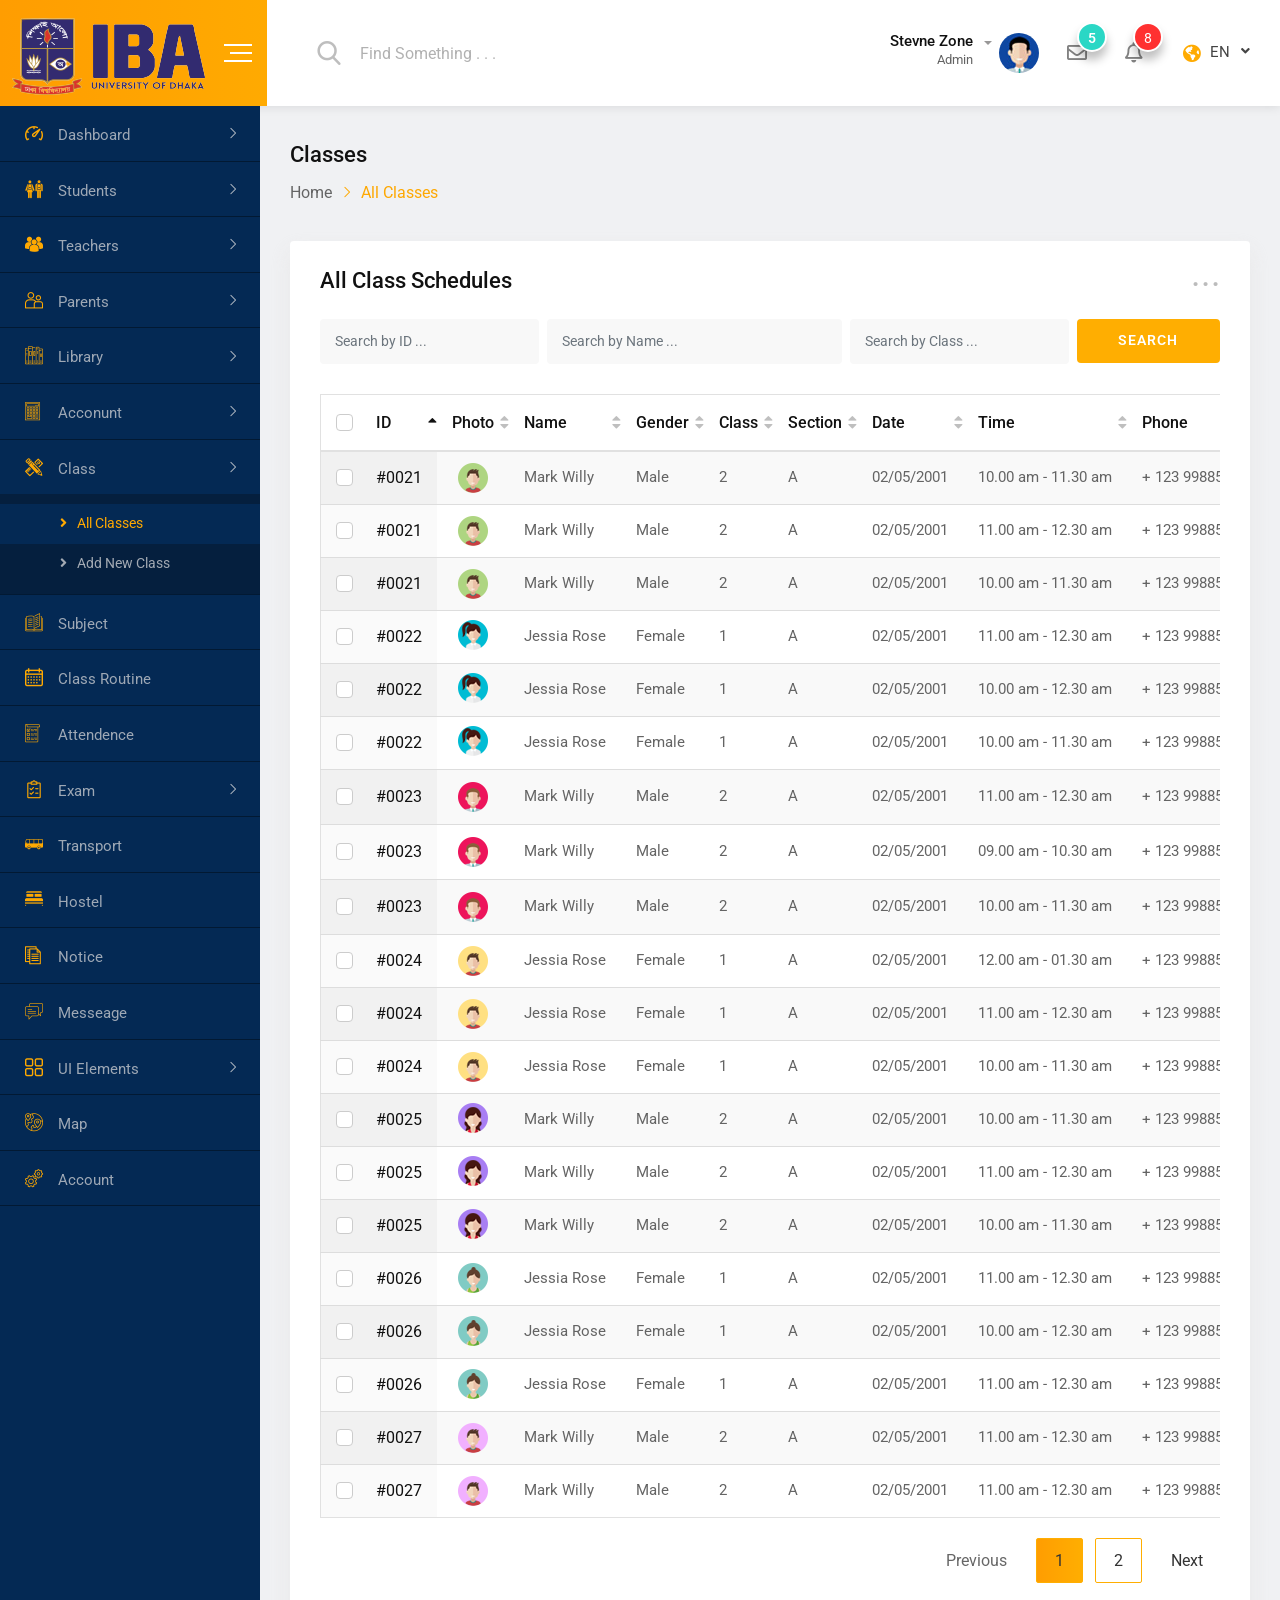
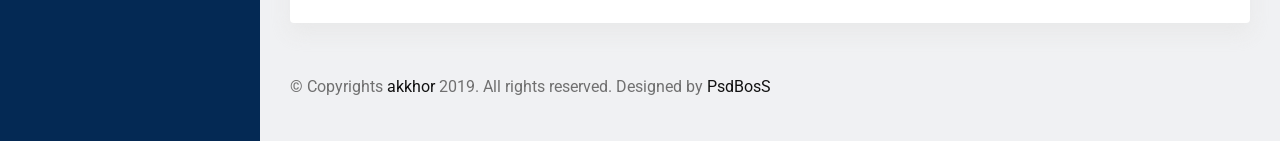
<file: all-class.html>
<!doctype html>
<html class="no-js" lang="">


<!-- Mirrored from www.radiustheme.com/demo/html/psdboss/akkhor/akkhor/all-class.html by HTTrack Website Copier/3.x [XR&CO'2014], Wed, 07 Jul 2021 11:38:59 GMT -->
<head>
    <meta charset="utf-8">
    <meta http-equiv="x-ua-compatible" content="ie=edge">
    <title>AKKHOR | All Classes</title>
    <meta name="description" content="">
    <meta name="viewport" content="width=device-width, initial-scale=1">
    <!-- Favicon -->
    <link rel="shortcut icon" type="image/x-icon" href="img/favicon.png">
    <!-- Normalize CSS -->
    <link rel="stylesheet" href="css/normalize.css">
    <!-- Main CSS -->
    <link rel="stylesheet" href="css/main.css">
    <!-- Bootstrap CSS -->
    <link rel="stylesheet" href="css/bootstrap.min.css">
    <!-- Fontawesome CSS -->
    <link rel="stylesheet" href="css/all.min.css">
    <!-- Flaticon CSS -->
    <link rel="stylesheet" href="fonts/flaticon.css">
    <!-- Animate CSS -->
    <link rel="stylesheet" href="css/animate.min.css">
    <!-- Data Table CSS -->
    <link rel="stylesheet" href="css/jquery.dataTables.min.css">
    <!-- Custom CSS -->
    <link rel="stylesheet" href="style.css">
    <!-- Modernize js -->
    <script src="js/modernizr-3.6.0.min.js"></script>
</head>

<body>
    <!-- Preloader Start Here -->
    <div id="preloader"></div>
    <!-- Preloader End Here -->
    <div id="wrapper" class="wrapper bg-ash">
         <!-- Header Menu Area Start Here -->
        <div class="navbar navbar-expand-md header-menu-one bg-light">
            <div class="nav-bar-header-one">
                <div class="header-logo">
                    <a href="index.html">
                        <img src="img/logo.png" alt="logo">
                    </a>
                </div>
                  <div class="toggle-button sidebar-toggle">
                    <button type="button" class="item-link">
                        <span class="btn-icon-wrap">
                            <span></span>
                            <span></span>
                            <span></span>
                        </span>
                    </button>
                </div>
            </div>
            <div class="d-md-none mobile-nav-bar">
               <button class="navbar-toggler pulse-animation" type="button" data-toggle="collapse" data-target="#mobile-navbar" aria-expanded="false">
                    <i class="far fa-arrow-alt-circle-down"></i>
                </button>
                <button type="button" class="navbar-toggler sidebar-toggle-mobile">
                    <i class="fas fa-bars"></i>
                </button>
            </div>
            <div class="header-main-menu collapse navbar-collapse" id="mobile-navbar">
                <ul class="navbar-nav">
                    <li class="navbar-item header-search-bar">
                        <div class="input-group stylish-input-group">
                            <span class="input-group-addon">
                                <button type="submit">
                                    <span class="flaticon-search" aria-hidden="true"></span>
                                </button>
                            </span>
                            <input type="text" class="form-control" placeholder="Find Something . . .">
                        </div>
                    </li>
                </ul>
                <ul class="navbar-nav">
                    <li class="navbar-item dropdown header-admin">
                        <a class="navbar-nav-link dropdown-toggle" href="#" role="button" data-toggle="dropdown"
                            aria-expanded="false">
                            <div class="admin-title">
                                <h5 class="item-title">Stevne Zone</h5>
                                <span>Admin</span>
                            </div>
                            <div class="admin-img">
                                <img src="img/figure/admin.jpg" alt="Admin">
                            </div>
                        </a>
                        <div class="dropdown-menu dropdown-menu-right">
                            <div class="item-header">
                                <h6 class="item-title">Steven Zone</h6>
                            </div>
                            <div class="item-content">
                                <ul class="settings-list">
                                    <li><a href="#"><i class="flaticon-user"></i>My Profile</a></li>
                                    <li><a href="#"><i class="flaticon-list"></i>Task</a></li>
                                    <li><a href="#"><i class="flaticon-chat-comment-oval-speech-bubble-with-text-lines"></i>Message</a></li>
                                    <li><a href="#"><i class="flaticon-gear-loading"></i>Account Settings</a></li>
                                    <li><a href="login.html"><i class="flaticon-turn-off"></i>Log Out</a></li>
                                </ul>
                            </div>
                        </div>
                    </li>
                    <li class="navbar-item dropdown header-message">
                        <a class="navbar-nav-link dropdown-toggle" href="#" role="button" data-toggle="dropdown"
                            aria-expanded="false">
                            <i class="far fa-envelope"></i>
                            <div class="item-title d-md-none text-16 mg-l-10">Message</div>
                            <span>5</span>
                        </a>

                        <div class="dropdown-menu dropdown-menu-right">
                            <div class="item-header">
                                <h6 class="item-title">05 Message</h6>
                            </div>
                            <div class="item-content">
                                <div class="media">
                                    <div class="item-img bg-skyblue author-online">
                                        <img src="img/figure/student11.png" alt="img">
                                    </div>
                                    <div class="media-body space-sm">
                                        <div class="item-title">
                                            <a href="#">
                                                <span class="item-name">Maria Zaman</span> 
                                                <span class="item-time">18:30</span> 
                                            </a>  
                                        </div>
                                        <p>What is the reason of buy this item. 
                                        Is it usefull for me.....</p>
                                    </div>
                                </div>
                                <div class="media">
                                    <div class="item-img bg-yellow author-online">
                                        <img src="img/figure/student12.png" alt="img">
                                    </div>
                                    <div class="media-body space-sm">
                                        <div class="item-title">
                                            <a href="#">
                                                <span class="item-name">Benny Roy</span> 
                                                <span class="item-time">10:35</span> 
                                            </a>  
                                        </div>
                                        <p>What is the reason of buy this item. 
                                        Is it usefull for me.....</p>
                                    </div>
                                </div>
                                <div class="media">
                                    <div class="item-img bg-pink">
                                        <img src="img/figure/student13.png" alt="img">
                                    </div>
                                    <div class="media-body space-sm">
                                        <div class="item-title">
                                            <a href="#">
                                                <span class="item-name">Steven</span> 
                                                <span class="item-time">02:35</span> 
                                            </a>  
                                        </div>
                                        <p>What is the reason of buy this item. 
                                        Is it usefull for me.....</p>
                                    </div>
                                </div>
                                <div class="media">
                                    <div class="item-img bg-violet-blue">
                                        <img src="img/figure/student11.png" alt="img">
                                    </div>
                                    <div class="media-body space-sm">
                                        <div class="item-title">
                                            <a href="#">
                                                <span class="item-name">Joshep Joe</span> 
                                                <span class="item-time">12:35</span> 
                                            </a>  
                                        </div>
                                        <p>What is the reason of buy this item. 
                                        Is it usefull for me.....</p>
                                    </div>
                                </div>
                            </div>
                        </div>
                    </li>
                    <li class="navbar-item dropdown header-notification">
                        <a class="navbar-nav-link dropdown-toggle" href="#" role="button" data-toggle="dropdown"
                            aria-expanded="false">
                            <i class="far fa-bell"></i>
                            <div class="item-title d-md-none text-16 mg-l-10">Notification</div>
                            <span>8</span>
                        </a>

                        <div class="dropdown-menu dropdown-menu-right">
                            <div class="item-header">
                                <h6 class="item-title">03 Notifiacations</h6>
                            </div>
                            <div class="item-content">
                                <div class="media">
                                    <div class="item-icon bg-skyblue">
                                        <i class="fas fa-check"></i>
                                    </div>
                                    <div class="media-body space-sm">
                                        <div class="post-title">Complete Today Task</div>
                                        <span>1 Mins ago</span>
                                    </div>
                                </div>
                                <div class="media">
                                    <div class="item-icon bg-orange">
                                        <i class="fas fa-calendar-alt"></i>
                                    </div>
                                    <div class="media-body space-sm">
                                        <div class="post-title">Director Metting</div>
                                        <span>20 Mins ago</span>
                                    </div>
                                </div>
                                <div class="media">
                                    <div class="item-icon bg-violet-blue">
                                        <i class="fas fa-cogs"></i>
                                    </div>
                                    <div class="media-body space-sm">
                                        <div class="post-title">Update Password</div>
                                        <span>45 Mins ago</span>
                                    </div>
                                </div>
                            </div>
                        </div>
                    </li>
                     <li class="navbar-item dropdown header-language">
                        <a class="navbar-nav-link dropdown-toggle" href="#" role="button" 
                        data-toggle="dropdown" aria-expanded="false"><i class="fas fa-globe-americas"></i>EN</a>
                        <div class="dropdown-menu dropdown-menu-right">
                            <a class="dropdown-item" href="#">English</a>
                            <a class="dropdown-item" href="#">Spanish</a>
                            <a class="dropdown-item" href="#">Franchis</a>
                            <a class="dropdown-item" href="#">Chiness</a>
                        </div>
                    </li>
                </ul>
            </div>
        </div>
        <!-- Header Menu Area End Here -->
        <!-- Page Area Start Here -->
        <div class="dashboard-page-one">
            <!-- Sidebar Area Start Here -->
           <div class="sidebar-main sidebar-menu-one sidebar-expand-md sidebar-color">
               <div class="mobile-sidebar-header d-md-none">
                    <div class="header-logo">
                        <a href="index.html"><img src="img/logo1.png" alt="logo"></a>
                    </div>
               </div>
                <div class="sidebar-menu-content">
                    <ul class="nav nav-sidebar-menu sidebar-toggle-view">
                        <li class="nav-item sidebar-nav-item">
                            <a href="#" class="nav-link"><i class="flaticon-dashboard"></i><span>Dashboard</span></a>
                            <ul class="nav sub-group-menu">
                                <li class="nav-item">
                                    <a href="index.html" class="nav-link"><i class="fas fa-angle-right"></i>Admin</a>
                                </li>
                                <li class="nav-item">
                                    <a href="index3.html" class="nav-link"><i class="fas fa-angle-right"></i>Students</a>
                                </li>
                                <li class="nav-item">
                                    <a href="index4.html" class="nav-link"><i class="fas fa-angle-right"></i>Parents</a>
                                </li>
                                <li class="nav-item">
                                    <a href="index5.html" class="nav-link"><i class="fas fa-angle-right"></i>Teachers</a>
                                </li>
                            </ul>
                        </li>
                        <li class="nav-item sidebar-nav-item">
                            <a href="#" class="nav-link"><i class="flaticon-classmates"></i><span>Students</span></a>
                            <ul class="nav sub-group-menu">
                                <li class="nav-item">
                                    <a href="all-student.html" class="nav-link"><i class="fas fa-angle-right"></i>All Students</a>
                                </li>
                                <li class="nav-item">
                                    <a href="student-details.html" class="nav-link"><i class="fas fa-angle-right"></i>Student Details</a>
                                </li>
                                <li class="nav-item">
                                    <a href="admit-form.html" class="nav-link"><i class="fas fa-angle-right"></i>Admission Form</a>
                                </li>
                                <li class="nav-item">
                                    <a href="student-promotion.html" class="nav-link"><i class="fas fa-angle-right"></i>Student Promotion</a>
                                </li>
                            </ul>
                        </li>
                        <li class="nav-item sidebar-nav-item">
                            <a href="#" class="nav-link"><i class="flaticon-multiple-users-silhouette"></i><span>Teachers</span></a>
                            <ul class="nav sub-group-menu">
                                <li class="nav-item">
                                    <a href="all-teacher.html" class="nav-link"><i class="fas fa-angle-right"></i>All Teachers</a>
                                </li>
                                <li class="nav-item">
                                    <a href="teacher-details.html" class="nav-link"><i class="fas fa-angle-right"></i>Teacher Details</a>
                                </li>
                                <li class="nav-item">
                                    <a href="add-teacher.html" class="nav-link"><i class="fas fa-angle-right"></i>Add Teacher</a>
                                </li>
                                <li class="nav-item">
                                    <a href="teacher-payment.html" class="nav-link"><i class="fas fa-angle-right"></i>Payment</a>
                                </li>
                            </ul>
                        </li>
                        <li class="nav-item sidebar-nav-item">
                            <a href="#" class="nav-link"><i class="flaticon-couple"></i><span>Parents</span></a>
                            <ul class="nav sub-group-menu">
                                <li class="nav-item">
                                    <a href="all-parents.html" class="nav-link"><i class="fas fa-angle-right"></i>All Parents</a>
                                </li>
                                <li class="nav-item">
                                    <a href="parents-details.html" class="nav-link"><i class="fas fa-angle-right"></i>Parents Details</a>
                                </li>
                                <li class="nav-item">
                                    <a href="add-parents.html" class="nav-link"><i class="fas fa-angle-right"></i>Add Parent</a>
                                </li>
                            </ul>
                        </li>
                        <li class="nav-item sidebar-nav-item">
                            <a href="#" class="nav-link"><i class="flaticon-books"></i><span>Library</span></a>
                            <ul class="nav sub-group-menu">
                                <li class="nav-item">
                                    <a href="all-book.html" class="nav-link"><i class="fas fa-angle-right"></i>All Book</a>
                                </li>
                                <li class="nav-item">
                                    <a href="add-book.html" class="nav-link"><i class="fas fa-angle-right"></i>Add New Book</a>
                                </li>
                            </ul>
                        </li>
                        <li class="nav-item sidebar-nav-item">
                            <a href="#" class="nav-link"><i class="flaticon-technological"></i><span>Acconunt</span></a>
                            <ul class="nav sub-group-menu">
                                <li class="nav-item">
                                    <a href="all-fees.html" class="nav-link"><i class="fas fa-angle-right"></i>All Fees Collection</a>
                                </li>
                                <li class="nav-item">
                                    <a href="all-expense.html" class="nav-link"><i class="fas fa-angle-right"></i>Expenses</a>
                                </li>
                                <li class="nav-item">
                                    <a href="add-expense.html" class="nav-link"><i class="fas fa-angle-right"></i>Add Expenses</a>
                                </li>
                            </ul>
                        </li>
                        <li class="nav-item sidebar-nav-item">
                            <a href="#" class="nav-link"><i class="flaticon-maths-class-materials-cross-of-a-pencil-and-a-ruler"></i><span>Class</span></a>
                            <ul class="nav sub-group-menu sub-group-active">
                                <li class="nav-item">
                                    <a href="all-class.html" class="nav-link menu-active"><i class="fas fa-angle-right"></i>All Classes</a>
                                </li>
                                <li class="nav-item">
                                    <a href="add-class.html" class="nav-link"><i class="fas fa-angle-right"></i>Add New Class</a>
                                </li>
                            </ul>
                        </li>
                        <li class="nav-item">
                            <a href="all-subject.html" class="nav-link"><i class="flaticon-open-book"></i><span>Subject</span></a>
                        </li>
                        <li class="nav-item">
                            <a href="class-routine.html" class="nav-link"><i class="flaticon-calendar"></i><span>Class Routine</span></a>
                        </li>
                        <li class="nav-item">
                            <a href="student-attendence.html" class="nav-link"><i class="flaticon-checklist"></i><span>Attendence</span></a>
                        </li>
                        <li class="nav-item sidebar-nav-item">
                            <a href="#" class="nav-link"><i class="flaticon-shopping-list"></i><span>Exam</span></a>
                            <ul class="nav sub-group-menu">
                                <li class="nav-item">
                                    <a href="exam-schedule.html" class="nav-link"><i class="fas fa-angle-right"></i>Exam Schedule</a>
                                </li>
                                <li class="nav-item">
                                    <a href="exam-grade.html" class="nav-link"><i class="fas fa-angle-right"></i>Exam Grades</a>
                                </li>
                            </ul>
                        </li>
                        <li class="nav-item">
                            <a href="transport.html" class="nav-link"><i class="flaticon-bus-side-view"></i><span>Transport</span></a>
                        </li>
                        <li class="nav-item">
                            <a href="hostel.html" class="nav-link"><i class="flaticon-bed"></i><span>Hostel</span></a>
                        </li>
                        <li class="nav-item">
                            <a href="notice-board.html" class="nav-link"><i class="flaticon-script"></i><span>Notice</span></a>
                        </li>
                        <li class="nav-item">
                            <a href="messaging.html" class="nav-link"><i class="flaticon-chat"></i><span>Messeage</span></a>
                        </li>
                         <li class="nav-item sidebar-nav-item">
                            <a href="#" class="nav-link"><i class="flaticon-menu-1"></i><span>UI Elements</span></a>
                            <ul class="nav sub-group-menu">
                                <li class="nav-item">
                                    <a href="notification-alart.html" class="nav-link"><i class="fas fa-angle-right"></i>Alart</a>
                                </li>
                                <li class="nav-item">
                                    <a href="button.html" class="nav-link"><i class="fas fa-angle-right"></i>Button</a>
                                </li>
                                <li class="nav-item">
                                    <a href="grid.html" class="nav-link"><i class="fas fa-angle-right"></i>Grid</a>
                                </li>
                                <li class="nav-item">
                                    <a href="modal.html" class="nav-link"><i class="fas fa-angle-right"></i>Modal</a>
                                </li>
                                <li class="nav-item">
                                    <a href="progress-bar.html" class="nav-link"><i class="fas fa-angle-right"></i>Progress Bar</a>
                                </li>
                                <li class="nav-item">
                                    <a href="ui-tab.html" class="nav-link"><i class="fas fa-angle-right"></i>Tab</a>
                                </li>
                                <li class="nav-item">
                                    <a href="ui-widget.html" class="nav-link"><i
                                            class="fas fa-angle-right"></i>Widget</a>
                                </li>
                            </ul>
                        </li>
                        <li class="nav-item">
                            <a href="map.html" class="nav-link"><i class="flaticon-planet-earth"></i><span>Map</span></a>
                        </li>
                        <li class="nav-item">
                            <a href="account-settings.html" class="nav-link"><i class="flaticon-settings"></i><span>Account</span></a>
                        </li>
                    </ul>
                </div>
            </div>
            <!-- Sidebar Area End Here -->
            <div class="dashboard-content-one">
                <!-- Breadcubs Area Start Here -->
                <div class="breadcrumbs-area">
                    <h3>Classes</h3>
                    <ul>
                        <li>
                            <a href="index.html">Home</a>
                        </li>
                        <li>All Classes</li>
                    </ul>
                </div>
                <!-- Breadcubs Area End Here -->
                <!-- Class Table Area Start Here -->
                <div class="card height-auto">
                    <div class="card-body">
                        <div class="heading-layout1">
                            <div class="item-title">
                                <h3>All Class Schedules</h3>
                            </div>
                           <div class="dropdown">
                                <a class="dropdown-toggle" href="#" role="button" 
                                data-toggle="dropdown" aria-expanded="false">...</a>
        
                                <div class="dropdown-menu dropdown-menu-right">
                                    <a class="dropdown-item" href="#"><i class="fas fa-times text-orange-red"></i>Close</a>
                                    <a class="dropdown-item" href="#"><i class="fas fa-cogs text-dark-pastel-green"></i>Edit</a>
                                    <a class="dropdown-item" href="#"><i class="fas fa-redo-alt text-orange-peel"></i>Refresh</a>
                                </div>
                            </div>
                        </div>
                        <form class="mg-b-20">
                            <div class="row gutters-8">
                                <div class="col-3-xxxl col-xl-3 col-lg-3 col-12 form-group">
                                    <input type="text" placeholder="Search by ID ..." class="form-control">
                                </div>
                                <div class="col-4-xxxl col-xl-4 col-lg-3 col-12 form-group">
                                    <input type="text" placeholder="Search by Name ..." class="form-control">
                                </div>
                                <div class="col-4-xxxl col-xl-3 col-lg-3 col-12 form-group">
                                    <input type="text" placeholder="Search by Class ..." class="form-control">
                                </div>
                                <div class="col-1-xxxl col-xl-2 col-lg-3 col-12 form-group">
                                    <button type="submit" class="fw-btn-fill btn-gradient-yellow">SEARCH</button>
                                </div>
                            </div>
                        </form>
                        <div class="table-responsive">
                            <table class="table display data-table text-nowrap">
                                <thead>
                                    <tr>
                                        <th> 
                                            <div class="form-check">
                                                <input type="checkbox" class="form-check-input checkAll">
                                                <label class="form-check-label">ID</label>
                                            </div>
                                        </th>
                                        <th>Photo</th>
                                        <th>Name</th>
                                        <th>Gender</th>
                                        <th>Class</th>
                                        <th>Section</th>
                                        <th>Date</th>
                                        <th>Time</th>
                                        <th>Phone</th>
                                        <th>E-mail</th>
                                        <th></th>
                                    </tr>
                                </thead>
                                <tbody>
                                    <tr>
                                        <td>
                                            <div class="form-check">
                                                <input type="checkbox" class="form-check-input">
                                                <label class="form-check-label">#0021</label>
                                            </div>
                                        </td>
                                        <td class="text-center"><img src="img/figure/student2.png" alt="student"></td>
                                        <td>Mark Willy</td>
                                        <td>Male</td>
                                        <td>2</td>
                                        <td>A</td>
                                        <td>02/05/2001</td>
                                        <td>10.00 am - 11.30 am</td>
                                        <td>+ 123 9988568</td>
                                        <td>kazifahim93@gmail.com</td>
                                         <td>
                                            <div class="dropdown">
                                                <a href="#" class="dropdown-toggle" data-toggle="dropdown" aria-expanded="false">
                                                    <span class="flaticon-more-button-of-three-dots"></span>
                                                </a>
                                                <div class="dropdown-menu dropdown-menu-right">
                                                    <a class="dropdown-item" href="#"><i class="fas fa-times text-orange-red"></i>Close</a>
                                                    <a class="dropdown-item" href="#"><i class="fas fa-cogs text-dark-pastel-green"></i>Edit</a>
                                                    <a class="dropdown-item" href="#"><i class="fas fa-redo-alt text-orange-peel"></i>Refresh</a>
                                                </div>
                                            </div>
                                        </td>
                                    </tr>
                                    <tr>
                                        <td>
                                            <div class="form-check">
                                                <input type="checkbox" class="form-check-input">
                                                <label class="form-check-label">#0022</label>
                                            </div>
                                        </td>
                                        <td class="text-center"><img src="img/figure/student3.png" alt="student"></td>
                                        <td>Jessia Rose</td>
                                        <td>Female</td>
                                        <td>1</td>
                                        <td>A</td>
                                        <td>02/05/2001</td>
                                        <td>11.00 am - 12.30 am</td>
                                        <td>+ 123 9988568</td>
                                        <td>kazifahim93@gmail.com</td>
                                         <td>
                                            <div class="dropdown">
                                                <a href="#" class="dropdown-toggle" data-toggle="dropdown" aria-expanded="false">
                                                    <span class="flaticon-more-button-of-three-dots"></span>
                                                </a>
                                                <div class="dropdown-menu dropdown-menu-right">
                                                    <a class="dropdown-item" href="#"><i class="fas fa-times text-orange-red"></i>Close</a>
                                                    <a class="dropdown-item" href="#"><i class="fas fa-cogs text-dark-pastel-green"></i>Edit</a>
                                                    <a class="dropdown-item" href="#"><i class="fas fa-redo-alt text-orange-peel"></i>Refresh</a>
                                                </div>
                                            </div>
                                        </td>
                                    </tr>
                                    <tr>
                                        <td>
                                            <div class="form-check">
                                                <input type="checkbox" class="form-check-input">
                                                <label class="form-check-label">#0023</label>
                                            </div>
                                        </td>
                                        <td class="text-center"><img src="img/figure/student4.png" alt="student"></td>
                                        <td>Mark Willy</td>
                                        <td>Male</td>
                                        <td>2</td>
                                        <td>A</td>
                                        <td>02/05/2001</td>
                                        <td>11.00 am - 12.30 am</td>
                                        <td>+ 123 9988568</td>
                                        <td>kazifahim93@gmail.com</td>
                                         <td>
                                            <div class="dropdown">
                                                <a href="#" class="dropdown-toggle" data-toggle="dropdown" aria-expanded="false">
                                                    <span class="flaticon-more-button-of-three-dots"></span>
                                                </a>
                                                <div class="dropdown-menu dropdown-menu-right">
                                                    <a class="dropdown-item" href="#"><i class="fas fa-times text-orange-red"></i>Close</a>
                                                    <a class="dropdown-item" href="#"><i class="fas fa-cogs text-dark-pastel-green"></i>Edit</a>
                                                    <a class="dropdown-item" href="#"><i class="fas fa-redo-alt text-orange-peel"></i>Refresh</a>
                                                </div>
                                            </div>
                                        </td>
                                    </tr>
                                    <tr>
                                        <td>
                                            <div class="form-check">
                                                <input type="checkbox" class="form-check-input">
                                                <label class="form-check-label">#0024</label>
                                            </div>
                                        </td>
                                        <td class="text-center"><img src="img/figure/student5.png" alt="student"></td>
                                        <td>Jessia Rose</td>
                                        <td>Female</td>
                                        <td>1</td>
                                        <td>A</td>
                                        <td>02/05/2001</td>
                                        <td>12.00 am - 01.30 am </td>
                                        <td>+ 123 9988568</td>
                                        <td>kazifahim93@gmail.com</td>
                                         <td>
                                            <div class="dropdown">
                                                <a href="#" class="dropdown-toggle" data-toggle="dropdown" aria-expanded="false">
                                                    <span class="flaticon-more-button-of-three-dots"></span>
                                                </a>
                                                <div class="dropdown-menu dropdown-menu-right">
                                                    <a class="dropdown-item" href="#"><i class="fas fa-times text-orange-red"></i>Close</a>
                                                    <a class="dropdown-item" href="#"><i class="fas fa-cogs text-dark-pastel-green"></i>Edit</a>
                                                    <a class="dropdown-item" href="#"><i class="fas fa-redo-alt text-orange-peel"></i>Refresh</a>
                                                </div>
                                            </div>
                                        </td>
                                    </tr>
                                    <tr>
                                        <td>
                                            <div class="form-check">
                                                <input type="checkbox" class="form-check-input">
                                                <label class="form-check-label">#0025</label>
                                            </div>
                                        </td>
                                        <td class="text-center"><img src="img/figure/student6.png" alt="student"></td>
                                        <td>Mark Willy</td>
                                        <td>Male</td>
                                        <td>2</td>
                                        <td>A</td>
                                        <td>02/05/2001</td>
                                        <td>10.00 am - 11.30 am </td>
                                        <td>+ 123 9988568</td>
                                        <td>kazifahim93@gmail.com</td>
                                         <td>
                                            <div class="dropdown">
                                                <a href="#" class="dropdown-toggle" data-toggle="dropdown" aria-expanded="false">
                                                    <span class="flaticon-more-button-of-three-dots"></span>
                                                </a>
                                                <div class="dropdown-menu dropdown-menu-right">
                                                    <a class="dropdown-item" href="#"><i class="fas fa-times text-orange-red"></i>Close</a>
                                                    <a class="dropdown-item" href="#"><i class="fas fa-cogs text-dark-pastel-green"></i>Edit</a>
                                                    <a class="dropdown-item" href="#"><i class="fas fa-redo-alt text-orange-peel"></i>Refresh</a>
                                                </div>
                                            </div>
                                        </td>
                                    </tr>
                                    <tr>
                                        <td>
                                            <div class="form-check">
                                                <input type="checkbox" class="form-check-input">
                                                <label class="form-check-label">#0026</label>
                                            </div>
                                        </td>
                                        <td class="text-center"><img src="img/figure/student7.png" alt="student"></td>
                                        <td>Jessia Rose</td>
                                        <td>Female</td>
                                        <td>1</td>
                                        <td>A</td>
                                        <td>02/05/2001</td>
                                        <td>11.00 am - 12.30 am</td>
                                        <td>+ 123 9988568</td>
                                        <td>kazifahim93@gmail.com</td>
                                         <td>
                                            <div class="dropdown">
                                                <a href="#" class="dropdown-toggle" data-toggle="dropdown" aria-expanded="false">
                                                    <span class="flaticon-more-button-of-three-dots"></span>
                                                </a>
                                                <div class="dropdown-menu dropdown-menu-right">
                                                    <a class="dropdown-item" href="#"><i class="fas fa-times text-orange-red"></i>Close</a>
                                                    <a class="dropdown-item" href="#"><i class="fas fa-cogs text-dark-pastel-green"></i>Edit</a>
                                                    <a class="dropdown-item" href="#"><i class="fas fa-redo-alt text-orange-peel"></i>Refresh</a>
                                                </div>
                                            </div>
                                        </td>
                                    </tr>
                                    <tr>
                                        <td>
                                            <div class="form-check">
                                                <input type="checkbox" class="form-check-input">
                                                <label class="form-check-label">#0027</label>
                                            </div>
                                        </td>
                                        <td class="text-center"><img src="img/figure/student8.png" alt="student"></td>
                                        <td>Mark Willy</td>
                                        <td>Male</td>
                                        <td>2</td>
                                        <td>A</td>
                                        <td>02/05/2001</td>
                                        <td>11.00 am - 12.30 am</td>
                                        <td>+ 123 9988568</td>
                                        <td>kazifahim93@gmail.com</td>
                                         <td>
                                            <div class="dropdown">
                                                <a href="#" class="dropdown-toggle" data-toggle="dropdown" aria-expanded="false">
                                                    <span class="flaticon-more-button-of-three-dots"></span>
                                                </a>
                                                <div class="dropdown-menu dropdown-menu-right">
                                                    <a class="dropdown-item" href="#"><i class="fas fa-times text-orange-red"></i>Close</a>
                                                    <a class="dropdown-item" href="#"><i class="fas fa-cogs text-dark-pastel-green"></i>Edit</a>
                                                    <a class="dropdown-item" href="#"><i class="fas fa-redo-alt text-orange-peel"></i>Refresh</a>
                                                </div>
                                            </div>
                                        </td>
                                    </tr>
                                    <tr>
                                        <td>
                                            <div class="form-check">
                                                <input type="checkbox" class="form-check-input">
                                                <label class="form-check-label">#0028</label>
                                            </div>
                                        </td>
                                        <td class="text-center"><img src="img/figure/student9.png" alt="student"></td>
                                        <td>Jessia Rose</td>
                                        <td>Female</td>
                                        <td>1</td>
                                        <td>A</td>
                                        <td>02/05/2001</td>
                                        <td>11.00 am - 12.30 am</td>
                                        <td>+ 123 9988568</td>
                                        <td>kazifahim93@gmail.com</td>
                                         <td>
                                            <div class="dropdown">
                                                <a href="#" class="dropdown-toggle" data-toggle="dropdown" aria-expanded="false">
                                                    <span class="flaticon-more-button-of-three-dots"></span>
                                                </a>
                                                <div class="dropdown-menu dropdown-menu-right">
                                                    <a class="dropdown-item" href="#"><i class="fas fa-times text-orange-red"></i>Close</a>
                                                    <a class="dropdown-item" href="#"><i class="fas fa-cogs text-dark-pastel-green"></i>Edit</a>
                                                    <a class="dropdown-item" href="#"><i class="fas fa-redo-alt text-orange-peel"></i>Refresh</a>
                                                </div>
                                            </div>
                                        </td>
                                    </tr>
                                    <tr>
                                        <td>
                                            <div class="form-check">
                                                <input type="checkbox" class="form-check-input">
                                                <label class="form-check-label">#0029</label>
                                            </div>
                                        </td>
                                        <td class="text-center"><img src="img/figure/student10.png" alt="student"></td>
                                        <td>Mark Willy</td>
                                        <td>Male</td>
                                        <td>2</td>
                                        <td>A</td>
                                        <td>02/05/2001</td>
                                        <td>12.00 am - 12.30 am</td>
                                        <td>+ 123 9988568</td>
                                        <td>kazifahim93@gmail.com</td>
                                         <td>
                                            <div class="dropdown">
                                                <a href="#" class="dropdown-toggle" data-toggle="dropdown" aria-expanded="false">
                                                    <span class="flaticon-more-button-of-three-dots"></span>
                                                </a>
                                                <div class="dropdown-menu dropdown-menu-right">
                                                    <a class="dropdown-item" href="#"><i class="fas fa-times text-orange-red"></i>Close</a>
                                                    <a class="dropdown-item" href="#"><i class="fas fa-cogs text-dark-pastel-green"></i>Edit</a>
                                                    <a class="dropdown-item" href="#"><i class="fas fa-redo-alt text-orange-peel"></i>Refresh</a>
                                                </div>
                                            </div>
                                        </td>
                                    </tr>
                                    <tr>
                                        <td>
                                            <div class="form-check">
                                                <input type="checkbox" class="form-check-input">
                                                <label class="form-check-label">#0030</label>
                                            </div>
                                        </td>
                                        <td class="text-center"><img src="img/figure/student6.png" alt="student"></td>
                                        <td>Jessia Rose</td>
                                        <td>Female</td>
                                        <td>1</td>
                                        <td>A</td>
                                        <td>02/05/2001</td>
                                        <td>10.00 am - 11.30 am</td>
                                        <td>+ 123 9988568</td>
                                        <td>kazifahim93@gmail.com</td>
                                         <td>
                                            <div class="dropdown">
                                                <a href="#" class="dropdown-toggle" data-toggle="dropdown" aria-expanded="false">
                                                    <span class="flaticon-more-button-of-three-dots"></span>
                                                </a>
                                                <div class="dropdown-menu dropdown-menu-right">
                                                    <a class="dropdown-item" href="#"><i class="fas fa-times text-orange-red"></i>Close</a>
                                                    <a class="dropdown-item" href="#"><i class="fas fa-cogs text-dark-pastel-green"></i>Edit</a>
                                                    <a class="dropdown-item" href="#"><i class="fas fa-redo-alt text-orange-peel"></i>Refresh</a>
                                                </div>
                                            </div>
                                        </td>
                                    </tr>
                                    <tr>
                                        <td>
                                            <div class="form-check">
                                                <input type="checkbox" class="form-check-input">
                                                <label class="form-check-label">#0021</label>
                                            </div>
                                        </td>
                                        <td class="text-center"><img src="img/figure/student2.png" alt="student"></td>
                                        <td>Mark Willy</td>
                                        <td>Male</td>
                                        <td>2</td>
                                        <td>A</td>
                                        <td>02/05/2001</td>
                                        <td>11.00 am - 12.30 am</td>
                                        <td>+ 123 9988568</td>
                                        <td>kazifahim93@gmail.com</td>
                                         <td>
                                            <div class="dropdown">
                                                <a href="#" class="dropdown-toggle" data-toggle="dropdown" aria-expanded="false">
                                                    <span class="flaticon-more-button-of-three-dots"></span>
                                                </a>
                                                <div class="dropdown-menu dropdown-menu-right">
                                                    <a class="dropdown-item" href="#"><i class="fas fa-times text-orange-red"></i>Close</a>
                                                    <a class="dropdown-item" href="#"><i class="fas fa-cogs text-dark-pastel-green"></i>Edit</a>
                                                    <a class="dropdown-item" href="#"><i class="fas fa-redo-alt text-orange-peel"></i>Refresh</a>
                                                </div>
                                            </div>
                                        </td>
                                    </tr>
                                    <tr>
                                        <td>
                                            <div class="form-check">
                                                <input type="checkbox" class="form-check-input">
                                                <label class="form-check-label">#0022</label>
                                            </div>
                                        </td>
                                        <td class="text-center"><img src="img/figure/student3.png" alt="student"></td>
                                        <td>Jessia Rose</td>
                                        <td>Female</td>
                                        <td>1</td>
                                        <td>A</td>
                                        <td>02/05/2001</td>
                                        <td>10.00 am - 12.30 am</td>
                                        <td>+ 123 9988568</td>
                                        <td>kazifahim93@gmail.com</td>
                                         <td>
                                            <div class="dropdown">
                                                <a href="#" class="dropdown-toggle" data-toggle="dropdown" aria-expanded="false">
                                                    <span class="flaticon-more-button-of-three-dots"></span>
                                                </a>
                                                <div class="dropdown-menu dropdown-menu-right">
                                                    <a class="dropdown-item" href="#"><i class="fas fa-times text-orange-red"></i>Close</a>
                                                    <a class="dropdown-item" href="#"><i class="fas fa-cogs text-dark-pastel-green"></i>Edit</a>
                                                    <a class="dropdown-item" href="#"><i class="fas fa-redo-alt text-orange-peel"></i>Refresh</a>
                                                </div>
                                            </div>
                                        </td>
                                    </tr>
                                    <tr>
                                        <td>
                                            <div class="form-check">
                                                <input type="checkbox" class="form-check-input">
                                                <label class="form-check-label">#0023</label>
                                            </div>
                                        </td>
                                        <td class="text-center"><img src="img/figure/student4.png" alt="student"></td>
                                        <td>Mark Willy</td>
                                        <td>Male</td>
                                        <td>2</td>
                                        <td>A</td>
                                        <td>02/05/2001</td>
                                        <td>09.00 am - 10.30 am</td>
                                        <td>+ 123 9988568</td>
                                        <td>kazifahim93@gmail.com</td>
                                         <td>
                                            <div class="dropdown">
                                                <a href="#" class="dropdown-toggle" data-toggle="dropdown" aria-expanded="false">
                                                    <span class="flaticon-more-button-of-three-dots"></span>
                                                </a>
                                                <div class="dropdown-menu dropdown-menu-right">
                                                    <a class="dropdown-item" href="#"><i class="fas fa-times text-orange-red"></i>Close</a>
                                                    <a class="dropdown-item" href="#"><i class="fas fa-cogs text-dark-pastel-green"></i>Edit</a>
                                                    <a class="dropdown-item" href="#"><i class="fas fa-redo-alt text-orange-peel"></i>Refresh</a>
                                                </div>
                                            </div>
                                        </td>
                                    </tr>
                                    <tr>
                                        <td>
                                            <div class="form-check">
                                                <input type="checkbox" class="form-check-input">
                                                <label class="form-check-label">#0024</label>
                                            </div>
                                        </td>
                                        <td class="text-center"><img src="img/figure/student5.png" alt="student"></td>
                                        <td>Jessia Rose</td>
                                        <td>Female</td>
                                        <td>1</td>
                                        <td>A</td>
                                        <td>02/05/2001</td>
                                        <td>11.00 am - 12.30 am</td>
                                        <td>+ 123 9988568</td>
                                        <td>kazifahim93@gmail.com</td>
                                         <td>
                                            <div class="dropdown">
                                                <a href="#" class="dropdown-toggle" data-toggle="dropdown" aria-expanded="false">
                                                    <span class="flaticon-more-button-of-three-dots"></span>
                                                </a>
                                                <div class="dropdown-menu dropdown-menu-right">
                                                    <a class="dropdown-item" href="#"><i class="fas fa-times text-orange-red"></i>Close</a>
                                                    <a class="dropdown-item" href="#"><i class="fas fa-cogs text-dark-pastel-green"></i>Edit</a>
                                                    <a class="dropdown-item" href="#"><i class="fas fa-redo-alt text-orange-peel"></i>Refresh</a>
                                                </div>
                                            </div>
                                        </td>
                                    </tr>
                                    <tr>
                                        <td>
                                            <div class="form-check">
                                                <input type="checkbox" class="form-check-input">
                                                <label class="form-check-label">#0025</label>
                                            </div>
                                        </td>
                                        <td class="text-center"><img src="img/figure/student6.png" alt="student"></td>
                                        <td>Mark Willy</td>
                                        <td>Male</td>
                                        <td>2</td>
                                        <td>A</td>
                                        <td>02/05/2001</td>
                                        <td>11.00 am - 12.30 am</td>
                                        <td>+ 123 9988568</td>
                                        <td>kazifahim93@gmail.com</td>
                                         <td>
                                            <div class="dropdown">
                                                <a href="#" class="dropdown-toggle" data-toggle="dropdown" aria-expanded="false">
                                                    <span class="flaticon-more-button-of-three-dots"></span>
                                                </a>
                                                <div class="dropdown-menu dropdown-menu-right">
                                                    <a class="dropdown-item" href="#"><i class="fas fa-times text-orange-red"></i>Close</a>
                                                    <a class="dropdown-item" href="#"><i class="fas fa-cogs text-dark-pastel-green"></i>Edit</a>
                                                    <a class="dropdown-item" href="#"><i class="fas fa-redo-alt text-orange-peel"></i>Refresh</a>
                                                </div>
                                            </div>
                                        </td>
                                    </tr>
                                    <tr>
                                        <td>
                                            <div class="form-check">
                                                <input type="checkbox" class="form-check-input">
                                                <label class="form-check-label">#0026</label>
                                            </div>
                                        </td>
                                        <td class="text-center"><img src="img/figure/student7.png" alt="student"></td>
                                        <td>Jessia Rose</td>
                                        <td>Female</td>
                                        <td>1</td>
                                        <td>A</td>
                                        <td>02/05/2001</td>
                                        <td>10.00 am - 12.30 am</td>
                                        <td>+ 123 9988568</td>
                                        <td>kazifahim93@gmail.com</td>
                                         <td>
                                            <div class="dropdown">
                                                <a href="#" class="dropdown-toggle" data-toggle="dropdown" aria-expanded="false">
                                                    <span class="flaticon-more-button-of-three-dots"></span>
                                                </a>
                                                <div class="dropdown-menu dropdown-menu-right">
                                                    <a class="dropdown-item" href="#"><i class="fas fa-times text-orange-red"></i>Close</a>
                                                    <a class="dropdown-item" href="#"><i class="fas fa-cogs text-dark-pastel-green"></i>Edit</a>
                                                    <a class="dropdown-item" href="#"><i class="fas fa-redo-alt text-orange-peel"></i>Refresh</a>
                                                </div>
                                            </div>
                                        </td>
                                    </tr>
                                    <tr>
                                        <td>
                                            <div class="form-check">
                                                <input type="checkbox" class="form-check-input">
                                                <label class="form-check-label">#0027</label>
                                            </div>
                                        </td>
                                        <td class="text-center"><img src="img/figure/student8.png" alt="student"></td>
                                        <td>Mark Willy</td>
                                        <td>Male</td>
                                        <td>2</td>
                                        <td>A</td>
                                        <td>02/05/2001</td>
                                        <td>11.00 am - 12.30 am</td>
                                        <td>+ 123 9988568</td>
                                        <td>kazifahim93@gmail.com</td>
                                         <td>
                                            <div class="dropdown">
                                                <a href="#" class="dropdown-toggle" data-toggle="dropdown" aria-expanded="false">
                                                    <span class="flaticon-more-button-of-three-dots"></span>
                                                </a>
                                                <div class="dropdown-menu dropdown-menu-right">
                                                    <a class="dropdown-item" href="#"><i class="fas fa-times text-orange-red"></i>Close</a>
                                                    <a class="dropdown-item" href="#"><i class="fas fa-cogs text-dark-pastel-green"></i>Edit</a>
                                                    <a class="dropdown-item" href="#"><i class="fas fa-redo-alt text-orange-peel"></i>Refresh</a>
                                                </div>
                                            </div>
                                        </td>
                                    </tr>
                                    <tr>
                                        <td>
                                            <div class="form-check">
                                                <input type="checkbox" class="form-check-input">
                                                <label class="form-check-label">#0028</label>
                                            </div>
                                        </td>
                                        <td class="text-center"><img src="img/figure/student9.png" alt="student"></td>
                                        <td>Jessia Rose</td>
                                        <td>Female</td>
                                        <td>1</td>
                                        <td>A</td>
                                        <td>02/05/2001</td>
                                        <td>11.00 am - 12.30 am</td>
                                        <td>+ 123 9988568</td>
                                        <td>kazifahim93@gmail.com</td>
                                         <td>
                                            <div class="dropdown">
                                                <a href="#" class="dropdown-toggle" data-toggle="dropdown" aria-expanded="false">
                                                    <span class="flaticon-more-button-of-three-dots"></span>
                                                </a>
                                                <div class="dropdown-menu dropdown-menu-right">
                                                    <a class="dropdown-item" href="#"><i class="fas fa-times text-orange-red"></i>Close</a>
                                                    <a class="dropdown-item" href="#"><i class="fas fa-cogs text-dark-pastel-green"></i>Edit</a>
                                                    <a class="dropdown-item" href="#"><i class="fas fa-redo-alt text-orange-peel"></i>Refresh</a>
                                                </div>
                                            </div>
                                        </td>
                                    </tr>
                                    <tr>
                                        <td>
                                            <div class="form-check">
                                                <input type="checkbox" class="form-check-input">
                                                <label class="form-check-label">#0029</label>
                                            </div>
                                        </td>
                                        <td class="text-center"><img src="img/figure/student10.png" alt="student"></td>
                                        <td>Mark Willy</td>
                                        <td>Male</td>
                                        <td>2</td>
                                        <td>A</td>
                                        <td>02/05/2001</td>
                                        <td>10.00 am - 12.30 am</td>
                                        <td>+ 123 9988568</td>
                                        <td>kazifahim93@gmail.com</td>
                                         <td>
                                            <div class="dropdown">
                                                <a href="#" class="dropdown-toggle" data-toggle="dropdown" aria-expanded="false">
                                                    <span class="flaticon-more-button-of-three-dots"></span>
                                                </a>
                                                <div class="dropdown-menu dropdown-menu-right">
                                                    <a class="dropdown-item" href="#"><i class="fas fa-times text-orange-red"></i>Close</a>
                                                    <a class="dropdown-item" href="#"><i class="fas fa-cogs text-dark-pastel-green"></i>Edit</a>
                                                    <a class="dropdown-item" href="#"><i class="fas fa-redo-alt text-orange-peel"></i>Refresh</a>
                                                </div>
                                            </div>
                                        </td>
                                    </tr>
                                    <tr>
                                        <td>
                                            <div class="form-check">
                                                <input type="checkbox" class="form-check-input">
                                                <label class="form-check-label">#0030</label>
                                            </div>
                                        </td>
                                        <td class="text-center"><img src="img/figure/student6.png" alt="student"></td>
                                        <td>Jessia Rose</td>
                                        <td>Female</td>
                                        <td>1</td>
                                        <td>A</td>
                                        <td>02/05/2001</td>
                                        <td>10.00 am - 11.30 am</td>
                                        <td>+ 123 9988568</td>
                                        <td>kazifahim93@gmail.com</td>
                                         <td>
                                            <div class="dropdown">
                                                <a href="#" class="dropdown-toggle" data-toggle="dropdown" aria-expanded="false">
                                                    <span class="flaticon-more-button-of-three-dots"></span>
                                                </a>
                                                <div class="dropdown-menu dropdown-menu-right">
                                                    <a class="dropdown-item" href="#"><i class="fas fa-times text-orange-red"></i>Close</a>
                                                    <a class="dropdown-item" href="#"><i class="fas fa-cogs text-dark-pastel-green"></i>Edit</a>
                                                    <a class="dropdown-item" href="#"><i class="fas fa-redo-alt text-orange-peel"></i>Refresh</a>
                                                </div>
                                            </div>
                                        </td>
                                    </tr>
                                    <tr>
                                        <td>
                                            <div class="form-check">
                                                <input type="checkbox" class="form-check-input">
                                                <label class="form-check-label">#0021</label>
                                            </div>
                                        </td>
                                        <td class="text-center"><img src="img/figure/student2.png" alt="student"></td>
                                        <td>Mark Willy</td>
                                        <td>Male</td>
                                        <td>2</td>
                                        <td>A</td>
                                        <td>02/05/2001</td>
                                        <td>10.00 am - 11.30 am</td>
                                        <td>+ 123 9988568</td>
                                        <td>kazifahim93@gmail.com</td>
                                         <td>
                                            <div class="dropdown">
                                                <a href="#" class="dropdown-toggle" data-toggle="dropdown" aria-expanded="false">
                                                    <span class="flaticon-more-button-of-three-dots"></span>
                                                </a>
                                                <div class="dropdown-menu dropdown-menu-right">
                                                    <a class="dropdown-item" href="#"><i class="fas fa-times text-orange-red"></i>Close</a>
                                                    <a class="dropdown-item" href="#"><i class="fas fa-cogs text-dark-pastel-green"></i>Edit</a>
                                                    <a class="dropdown-item" href="#"><i class="fas fa-redo-alt text-orange-peel"></i>Refresh</a>
                                                </div>
                                            </div>
                                        </td>
                                    </tr>
                                    <tr>
                                        <td>
                                            <div class="form-check">
                                                <input type="checkbox" class="form-check-input">
                                                <label class="form-check-label">#0022</label>
                                            </div>
                                        </td>
                                        <td class="text-center"><img src="img/figure/student3.png" alt="student"></td>
                                        <td>Jessia Rose</td>
                                        <td>Female</td>
                                        <td>1</td>
                                        <td>A</td>
                                        <td>02/05/2001</td>
                                        <td>10.00 am - 11.30 am</td>
                                        <td>+ 123 9988568</td>
                                        <td>kazifahim93@gmail.com</td>
                                         <td>
                                            <div class="dropdown">
                                                <a href="#" class="dropdown-toggle" data-toggle="dropdown" aria-expanded="false">
                                                    <span class="flaticon-more-button-of-three-dots"></span>
                                                </a>
                                                <div class="dropdown-menu dropdown-menu-right">
                                                    <a class="dropdown-item" href="#"><i class="fas fa-times text-orange-red"></i>Close</a>
                                                    <a class="dropdown-item" href="#"><i class="fas fa-cogs text-dark-pastel-green"></i>Edit</a>
                                                    <a class="dropdown-item" href="#"><i class="fas fa-redo-alt text-orange-peel"></i>Refresh</a>
                                                </div>
                                            </div>
                                        </td>
                                    </tr>
                                    <tr>
                                        <td>
                                            <div class="form-check">
                                                <input type="checkbox" class="form-check-input">
                                                <label class="form-check-label">#0023</label>
                                            </div>
                                        </td>
                                        <td class="text-center"><img src="img/figure/student4.png" alt="student"></td>
                                        <td>Mark Willy</td>
                                        <td>Male</td>
                                        <td>2</td>
                                        <td>A</td>
                                        <td>02/05/2001</td>
                                        <td>10.00 am - 11.30 am</td>
                                        <td>+ 123 9988568</td>
                                        <td>kazifahim93@gmail.com</td>
                                         <td>
                                            <div class="dropdown">
                                                <a href="#" class="dropdown-toggle" data-toggle="dropdown" aria-expanded="false">
                                                    <span class="flaticon-more-button-of-three-dots"></span>
                                                </a>
                                                <div class="dropdown-menu dropdown-menu-right">
                                                    <a class="dropdown-item" href="#"><i class="fas fa-times text-orange-red"></i>Close</a>
                                                    <a class="dropdown-item" href="#"><i class="fas fa-cogs text-dark-pastel-green"></i>Edit</a>
                                                    <a class="dropdown-item" href="#"><i class="fas fa-redo-alt text-orange-peel"></i>Refresh</a>
                                                </div>
                                            </div>
                                        </td>
                                    </tr>
                                    <tr>
                                        <td>
                                            <div class="form-check">
                                                <input type="checkbox" class="form-check-input">
                                                <label class="form-check-label">#0024</label>
                                            </div>
                                        </td>
                                        <td class="text-center"><img src="img/figure/student5.png" alt="student"></td>
                                        <td>Jessia Rose</td>
                                        <td>Female</td>
                                        <td>1</td>
                                        <td>A</td>
                                        <td>02/05/2001</td>
                                        <td>10.00 am - 11.30 am</td>
                                        <td>+ 123 9988568</td>
                                        <td>kazifahim93@gmail.com</td>
                                         <td>
                                            <div class="dropdown">
                                                <a href="#" class="dropdown-toggle" data-toggle="dropdown" aria-expanded="false">
                                                    <span class="flaticon-more-button-of-three-dots"></span>
                                                </a>
                                                <div class="dropdown-menu dropdown-menu-right">
                                                    <a class="dropdown-item" href="#"><i class="fas fa-times text-orange-red"></i>Close</a>
                                                    <a class="dropdown-item" href="#"><i class="fas fa-cogs text-dark-pastel-green"></i>Edit</a>
                                                    <a class="dropdown-item" href="#"><i class="fas fa-redo-alt text-orange-peel"></i>Refresh</a>
                                                </div>
                                            </div>
                                        </td>
                                    </tr>
                                    <tr>
                                        <td>
                                            <div class="form-check">
                                                <input type="checkbox" class="form-check-input">
                                                <label class="form-check-label">#0025</label>
                                            </div>
                                        </td>
                                        <td class="text-center"><img src="img/figure/student6.png" alt="student"></td>
                                        <td>Mark Willy</td>
                                        <td>Male</td>
                                        <td>2</td>
                                        <td>A</td>
                                        <td>02/05/2001</td>
                                        <td>10.00 am - 11.30 am</td>
                                        <td>+ 123 9988568</td>
                                        <td>kazifahim93@gmail.com</td>
                                         <td>
                                            <div class="dropdown">
                                                <a href="#" class="dropdown-toggle" data-toggle="dropdown" aria-expanded="false">
                                                    <span class="flaticon-more-button-of-three-dots"></span>
                                                </a>
                                                <div class="dropdown-menu dropdown-menu-right">
                                                    <a class="dropdown-item" href="#"><i class="fas fa-times text-orange-red"></i>Close</a>
                                                    <a class="dropdown-item" href="#"><i class="fas fa-cogs text-dark-pastel-green"></i>Edit</a>
                                                    <a class="dropdown-item" href="#"><i class="fas fa-redo-alt text-orange-peel"></i>Refresh</a>
                                                </div>
                                            </div>
                                        </td>
                                    </tr>
                                    <tr>
                                        <td>
                                            <div class="form-check">
                                                <input type="checkbox" class="form-check-input">
                                                <label class="form-check-label">#0026</label>
                                            </div>
                                        </td>
                                        <td class="text-center"><img src="img/figure/student7.png" alt="student"></td>
                                        <td>Jessia Rose</td>
                                        <td>Female</td>
                                        <td>1</td>
                                        <td>A</td>
                                        <td>02/05/2001</td>
                                        <td>11.00 am - 12.30 am</td>
                                        <td>+ 123 9988568</td>
                                        <td>kazifahim93@gmail.com</td>
                                         <td>
                                            <div class="dropdown">
                                                <a href="#" class="dropdown-toggle" data-toggle="dropdown" aria-expanded="false">
                                                    <span class="flaticon-more-button-of-three-dots"></span>
                                                </a>
                                                <div class="dropdown-menu dropdown-menu-right">
                                                    <a class="dropdown-item" href="#"><i class="fas fa-times text-orange-red"></i>Close</a>
                                                    <a class="dropdown-item" href="#"><i class="fas fa-cogs text-dark-pastel-green"></i>Edit</a>
                                                    <a class="dropdown-item" href="#"><i class="fas fa-redo-alt text-orange-peel"></i>Refresh</a>
                                                </div>
                                            </div>
                                        </td>
                                    </tr>
                                    <tr>
                                        <td>
                                            <div class="form-check">
                                                <input type="checkbox" class="form-check-input">
                                                <label class="form-check-label">#0027</label>
                                            </div>
                                        </td>
                                        <td class="text-center"><img src="img/figure/student8.png" alt="student"></td>
                                        <td>Mark Willy</td>
                                        <td>Male</td>
                                        <td>2</td>
                                        <td>A</td>
                                        <td>02/05/2001</td>
                                        <td>11.00 am - 12.30 am</td>
                                        <td>+ 123 9988568</td>
                                        <td>kazifahim93@gmail.com</td>
                                         <td>
                                            <div class="dropdown">
                                                <a href="#" class="dropdown-toggle" data-toggle="dropdown" aria-expanded="false">
                                                    <span class="flaticon-more-button-of-three-dots"></span>
                                                </a>
                                                <div class="dropdown-menu dropdown-menu-right">
                                                    <a class="dropdown-item" href="#"><i class="fas fa-times text-orange-red"></i>Close</a>
                                                    <a class="dropdown-item" href="#"><i class="fas fa-cogs text-dark-pastel-green"></i>Edit</a>
                                                    <a class="dropdown-item" href="#"><i class="fas fa-redo-alt text-orange-peel"></i>Refresh</a>
                                                </div>
                                            </div>
                                        </td>
                                    </tr>
                                    <tr>
                                        <td>
                                            <div class="form-check">
                                                <input type="checkbox" class="form-check-input">
                                                <label class="form-check-label">#0028</label>
                                            </div>
                                        </td>
                                        <td class="text-center"><img src="img/figure/student9.png" alt="student"></td>
                                        <td>Jessia Rose</td>
                                        <td>Female</td>
                                        <td>1</td>
                                        <td>A</td>
                                        <td>02/05/2001</td>
                                        <td>11.00 am - 12.30 am</td>
                                        <td>+ 123 9988568</td>
                                        <td>kazifahim93@gmail.com</td>
                                         <td>
                                            <div class="dropdown">
                                                <a href="#" class="dropdown-toggle" data-toggle="dropdown" aria-expanded="false">
                                                    <span class="flaticon-more-button-of-three-dots"></span>
                                                </a>
                                                <div class="dropdown-menu dropdown-menu-right">
                                                    <a class="dropdown-item" href="#"><i class="fas fa-times text-orange-red"></i>Close</a>
                                                    <a class="dropdown-item" href="#"><i class="fas fa-cogs text-dark-pastel-green"></i>Edit</a>
                                                    <a class="dropdown-item" href="#"><i class="fas fa-redo-alt text-orange-peel"></i>Refresh</a>
                                                </div>
                                            </div>
                                        </td>
                                    </tr>
                                    <tr>
                                        <td>
                                            <div class="form-check">
                                                <input type="checkbox" class="form-check-input">
                                                <label class="form-check-label">#0029</label>
                                            </div>
                                        </td>
                                        <td class="text-center"><img src="img/figure/student10.png" alt="student"></td>
                                        <td>Mark Willy</td>
                                        <td>Male</td>
                                        <td>2</td>
                                        <td>A</td>
                                        <td>02/05/2001</td>
                                        <td>11.00 am - 12.30 am</td>
                                        <td>+ 123 9988568</td>
                                        <td>kazifahim93@gmail.com</td>
                                         <td>
                                            <div class="dropdown">
                                                <a href="#" class="dropdown-toggle" data-toggle="dropdown" aria-expanded="false">
                                                    <span class="flaticon-more-button-of-three-dots"></span>
                                                </a>
                                                <div class="dropdown-menu dropdown-menu-right">
                                                    <a class="dropdown-item" href="#"><i class="fas fa-times text-orange-red"></i>Close</a>
                                                    <a class="dropdown-item" href="#"><i class="fas fa-cogs text-dark-pastel-green"></i>Edit</a>
                                                    <a class="dropdown-item" href="#"><i class="fas fa-redo-alt text-orange-peel"></i>Refresh</a>
                                                </div>
                                            </div>
                                        </td>
                                    </tr>
                                    <tr>
                                        <td>
                                            <div class="form-check">
                                                <input type="checkbox" class="form-check-input">
                                                <label class="form-check-label">#0030</label>
                                            </div>
                                        </td>
                                        <td class="text-center"><img src="img/figure/student6.png" alt="student"></td>
                                        <td>Jessia Rose</td>
                                        <td>Female</td>
                                        <td>1</td>
                                        <td>A</td>
                                        <td>02/05/2001</td>
                                        <td>11.00 am - 12.30 am</td>
                                        <td>+ 123 9988568</td>
                                        <td>kazifahim93@gmail.com</td>
                                         <td>
                                            <div class="dropdown">
                                                <a href="#" class="dropdown-toggle" data-toggle="dropdown" aria-expanded="false">
                                                    <span class="flaticon-more-button-of-three-dots"></span>
                                                </a>
                                                <div class="dropdown-menu dropdown-menu-right">
                                                    <a class="dropdown-item" href="#"><i class="fas fa-times text-orange-red"></i>Close</a>
                                                    <a class="dropdown-item" href="#"><i class="fas fa-cogs text-dark-pastel-green"></i>Edit</a>
                                                    <a class="dropdown-item" href="#"><i class="fas fa-redo-alt text-orange-peel"></i>Refresh</a>
                                                </div>
                                            </div>
                                        </td>
                                    </tr>
                                </tbody>
                            </table>
                        </div>
                    </div>
                </div>
                <!-- Class Table Area End Here -->
                <footer class="footer-wrap-layout1">
                    <div class="copyright">© Copyrights <a href="#">akkhor</a> 2019. All rights reserved. Designed by <a href="#">PsdBosS</a></div>
                </footer>
            </div>
        </div>
        <!-- Page Area End Here -->
    </div>
    <!-- jquery-->
    <script src="js/jquery-3.3.1.min.js"></script>
    <!-- Plugins js -->
    <script src="js/plugins.js"></script>
    <!-- Popper js -->
    <script src="js/popper.min.js"></script>
    <!-- Bootstrap js -->
    <script src="js/bootstrap.min.js"></script>
    <!-- Scroll Up Js -->
    <script src="js/jquery.scrollUp.min.js"></script>
    <!-- Data Table Js -->
    <script src="js/jquery.dataTables.min.js"></script>
    <!-- Custom Js -->
    <script src="js/main.js"></script>

</body>


<!-- Mirrored from www.radiustheme.com/demo/html/psdboss/akkhor/akkhor/all-class.html by HTTrack Website Copier/3.x [XR&CO'2014], Wed, 07 Jul 2021 11:38:59 GMT -->
</html>
</file>
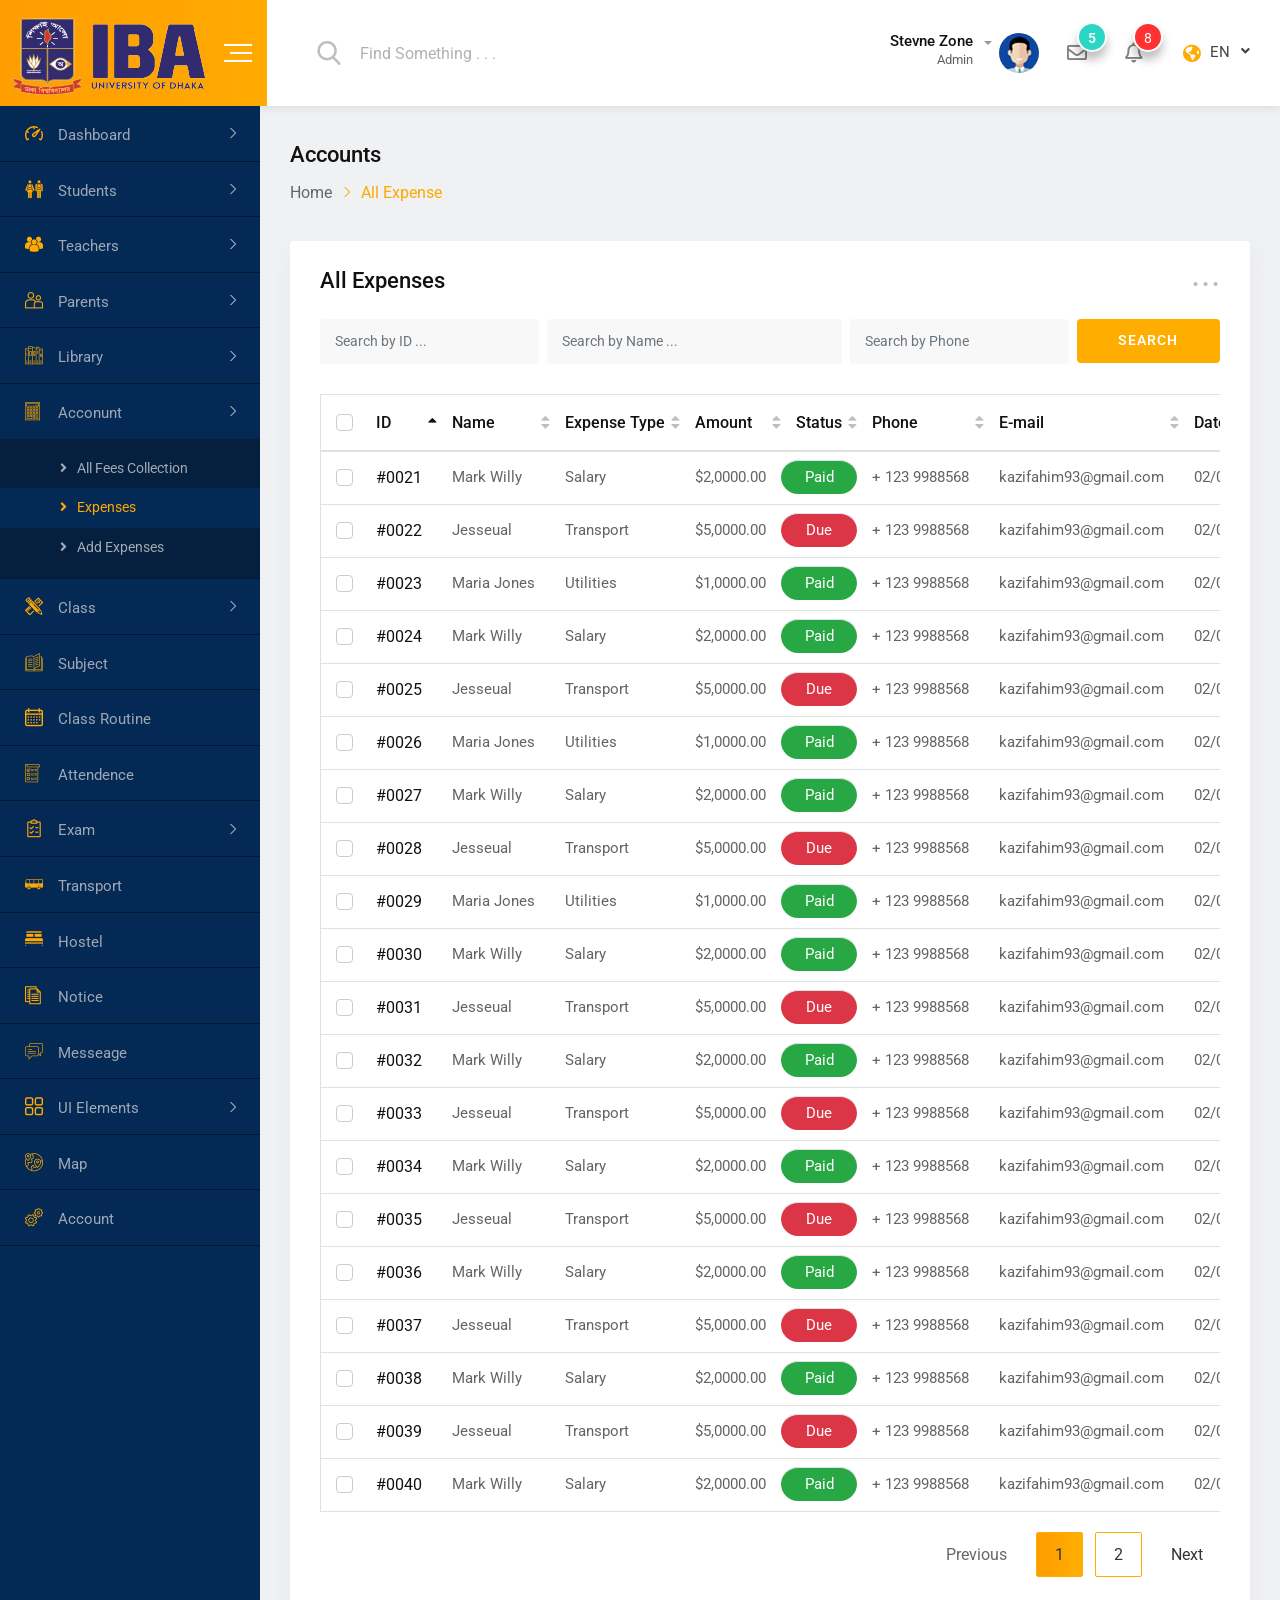
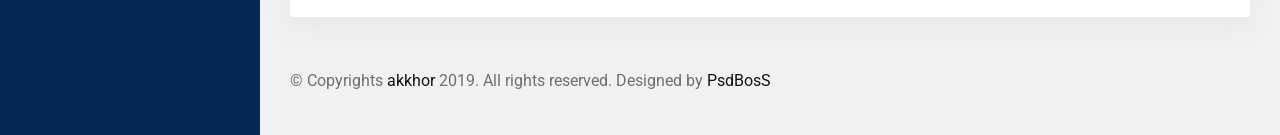
<file: all-expense.html>
<!doctype html>
<html class="no-js" lang="">


<!-- Mirrored from www.radiustheme.com/demo/html/psdboss/akkhor/akkhor/all-expense.html by HTTrack Website Copier/3.x [XR&CO'2014], Wed, 07 Jul 2021 11:38:59 GMT -->
<head>
    <meta charset="utf-8">
    <meta http-equiv="x-ua-compatible" content="ie=edge">
    <title>AKKHOR | All Expense</title>
    <meta name="description" content="">
    <meta name="viewport" content="width=device-width, initial-scale=1">
    <!-- Favicon -->
    <link rel="shortcut icon" type="image/x-icon" href="img/favicon.png">
    <!-- Normalize CSS -->
    <link rel="stylesheet" href="css/normalize.css">
    <!-- Main CSS -->
    <link rel="stylesheet" href="css/main.css">
    <!-- Bootstrap CSS -->
    <link rel="stylesheet" href="css/bootstrap.min.css">
    <!-- Fontawesome CSS -->
    <link rel="stylesheet" href="css/all.min.css">
    <!-- Flaticon CSS -->
    <link rel="stylesheet" href="fonts/flaticon.css">
    <!-- Animate CSS -->
    <link rel="stylesheet" href="css/animate.min.css">
    <!-- Data Table CSS -->
    <link rel="stylesheet" href="css/jquery.dataTables.min.css">
    <!-- Custom CSS -->
    <link rel="stylesheet" href="style.css">
    <!-- Modernize js -->
    <script src="js/modernizr-3.6.0.min.js"></script>
</head>

<body>
    <!-- Preloader Start Here -->
    <div id="preloader"></div>
    <!-- Preloader End Here -->
    <div id="wrapper" class="wrapper bg-ash">
         <!-- Header Menu Area Start Here -->
        <div class="navbar navbar-expand-md header-menu-one bg-light">
            <div class="nav-bar-header-one">
                <div class="header-logo">
                    <a href="index.html">
                        <img src="img/logo.png" alt="logo">
                    </a>
                </div>
                  <div class="toggle-button sidebar-toggle">
                    <button type="button" class="item-link">
                        <span class="btn-icon-wrap">
                            <span></span>
                            <span></span>
                            <span></span>
                        </span>
                    </button>
                </div>
            </div>
            <div class="d-md-none mobile-nav-bar">
               <button class="navbar-toggler pulse-animation" type="button" data-toggle="collapse" data-target="#mobile-navbar" aria-expanded="false">
                    <i class="far fa-arrow-alt-circle-down"></i>
                </button>
                <button type="button" class="navbar-toggler sidebar-toggle-mobile">
                    <i class="fas fa-bars"></i>
                </button>
            </div>
            <div class="header-main-menu collapse navbar-collapse" id="mobile-navbar">
                <ul class="navbar-nav">
                    <li class="navbar-item header-search-bar">
                        <div class="input-group stylish-input-group">
                            <span class="input-group-addon">
                                <button type="submit">
                                    <span class="flaticon-search" aria-hidden="true"></span>
                                </button>
                            </span>
                            <input type="text" class="form-control" placeholder="Find Something . . .">
                        </div>
                    </li>
                </ul>
                <ul class="navbar-nav">
                    <li class="navbar-item dropdown header-admin">
                        <a class="navbar-nav-link dropdown-toggle" href="#" role="button" data-toggle="dropdown"
                            aria-expanded="false">
                            <div class="admin-title">
                                <h5 class="item-title">Stevne Zone</h5>
                                <span>Admin</span>
                            </div>
                            <div class="admin-img">
                                <img src="img/figure/admin.jpg" alt="Admin">
                            </div>
                        </a>
                        <div class="dropdown-menu dropdown-menu-right">
                            <div class="item-header">
                                <h6 class="item-title">Steven Zone</h6>
                            </div>
                            <div class="item-content">
                                <ul class="settings-list">
                                    <li><a href="#"><i class="flaticon-user"></i>My Profile</a></li>
                                    <li><a href="#"><i class="flaticon-list"></i>Task</a></li>
                                    <li><a href="#"><i class="flaticon-chat-comment-oval-speech-bubble-with-text-lines"></i>Message</a></li>
                                    <li><a href="#"><i class="flaticon-gear-loading"></i>Account Settings</a></li>
                                    <li><a href="login.html"><i class="flaticon-turn-off"></i>Log Out</a></li>
                                </ul>
                            </div>
                        </div>
                    </li>
                    <li class="navbar-item dropdown header-message">
                        <a class="navbar-nav-link dropdown-toggle" href="#" role="button" data-toggle="dropdown"
                            aria-expanded="false">
                            <i class="far fa-envelope"></i>
                            <div class="item-title d-md-none text-16 mg-l-10">Message</div>
                            <span>5</span>
                        </a>

                        <div class="dropdown-menu dropdown-menu-right">
                            <div class="item-header">
                                <h6 class="item-title">05 Message</h6>
                            </div>
                            <div class="item-content">
                                <div class="media">
                                    <div class="item-img bg-skyblue author-online">
                                        <img src="img/figure/student11.png" alt="img">
                                    </div>
                                    <div class="media-body space-sm">
                                        <div class="item-title">
                                            <a href="#">
                                                <span class="item-name">Maria Zaman</span> 
                                                <span class="item-time">18:30</span> 
                                            </a>  
                                        </div>
                                        <p>What is the reason of buy this item. 
                                        Is it usefull for me.....</p>
                                    </div>
                                </div>
                                <div class="media">
                                    <div class="item-img bg-yellow author-online">
                                        <img src="img/figure/student12.png" alt="img">
                                    </div>
                                    <div class="media-body space-sm">
                                        <div class="item-title">
                                            <a href="#">
                                                <span class="item-name">Benny Roy</span> 
                                                <span class="item-time">10:35</span> 
                                            </a>  
                                        </div>
                                        <p>What is the reason of buy this item. 
                                        Is it usefull for me.....</p>
                                    </div>
                                </div>
                                <div class="media">
                                    <div class="item-img bg-pink">
                                        <img src="img/figure/student13.png" alt="img">
                                    </div>
                                    <div class="media-body space-sm">
                                        <div class="item-title">
                                            <a href="#">
                                                <span class="item-name">Steven</span> 
                                                <span class="item-time">02:35</span> 
                                            </a>  
                                        </div>
                                        <p>What is the reason of buy this item. 
                                        Is it usefull for me.....</p>
                                    </div>
                                </div>
                                <div class="media">
                                    <div class="item-img bg-violet-blue">
                                        <img src="img/figure/student11.png" alt="img">
                                    </div>
                                    <div class="media-body space-sm">
                                        <div class="item-title">
                                            <a href="#">
                                                <span class="item-name">Joshep Joe</span> 
                                                <span class="item-time">12:35</span> 
                                            </a>  
                                        </div>
                                        <p>What is the reason of buy this item. 
                                        Is it usefull for me.....</p>
                                    </div>
                                </div>
                            </div>
                        </div>
                    </li>
                    <li class="navbar-item dropdown header-notification">
                        <a class="navbar-nav-link dropdown-toggle" href="#" role="button" data-toggle="dropdown"
                            aria-expanded="false">
                            <i class="far fa-bell"></i>
                            <div class="item-title d-md-none text-16 mg-l-10">Notification</div>
                            <span>8</span>
                        </a>

                        <div class="dropdown-menu dropdown-menu-right">
                            <div class="item-header">
                                <h6 class="item-title">03 Notifiacations</h6>
                            </div>
                            <div class="item-content">
                                <div class="media">
                                    <div class="item-icon bg-skyblue">
                                        <i class="fas fa-check"></i>
                                    </div>
                                    <div class="media-body space-sm">
                                        <div class="post-title">Complete Today Task</div>
                                        <span>1 Mins ago</span>
                                    </div>
                                </div>
                                <div class="media">
                                    <div class="item-icon bg-orange">
                                        <i class="fas fa-calendar-alt"></i>
                                    </div>
                                    <div class="media-body space-sm">
                                        <div class="post-title">Director Metting</div>
                                        <span>20 Mins ago</span>
                                    </div>
                                </div>
                                <div class="media">
                                    <div class="item-icon bg-violet-blue">
                                        <i class="fas fa-cogs"></i>
                                    </div>
                                    <div class="media-body space-sm">
                                        <div class="post-title">Update Password</div>
                                        <span>45 Mins ago</span>
                                    </div>
                                </div>
                            </div>
                        </div>
                    </li>
                     <li class="navbar-item dropdown header-language">
                        <a class="navbar-nav-link dropdown-toggle" href="#" role="button" 
                        data-toggle="dropdown" aria-expanded="false"><i class="fas fa-globe-americas"></i>EN</a>
                        <div class="dropdown-menu dropdown-menu-right">
                            <a class="dropdown-item" href="#">English</a>
                            <a class="dropdown-item" href="#">Spanish</a>
                            <a class="dropdown-item" href="#">Franchis</a>
                            <a class="dropdown-item" href="#">Chiness</a>
                        </div>
                    </li>
                </ul>
            </div>
        </div>
        <!-- Header Menu Area End Here -->
        <!-- Page Area Start Here -->
        <div class="dashboard-page-one">
            <!-- Sidebar Area Start Here -->
           <div class="sidebar-main sidebar-menu-one sidebar-expand-md sidebar-color">
               <div class="mobile-sidebar-header d-md-none">
                    <div class="header-logo">
                        <a href="index.html"><img src="img/logo1.png" alt="logo"></a>
                    </div>
               </div>
                <div class="sidebar-menu-content">
                    <ul class="nav nav-sidebar-menu sidebar-toggle-view">
                        <li class="nav-item sidebar-nav-item">
                            <a href="#" class="nav-link"><i class="flaticon-dashboard"></i><span>Dashboard</span></a>
                            <ul class="nav sub-group-menu">
                                <li class="nav-item">
                                    <a href="index.html" class="nav-link"><i class="fas fa-angle-right"></i>Admin</a>
                                </li>
                                <li class="nav-item">
                                    <a href="index3.html" class="nav-link"><i class="fas fa-angle-right"></i>Students</a>
                                </li>
                                <li class="nav-item">
                                    <a href="index4.html" class="nav-link"><i class="fas fa-angle-right"></i>Parents</a>
                                </li>
                                <li class="nav-item">
                                    <a href="index5.html" class="nav-link"><i class="fas fa-angle-right"></i>Teachers</a>
                                </li>
                            </ul>
                        </li>
                        <li class="nav-item sidebar-nav-item">
                            <a href="#" class="nav-link"><i class="flaticon-classmates"></i><span>Students</span></a>
                            <ul class="nav sub-group-menu">
                                <li class="nav-item">
                                    <a href="all-student.html" class="nav-link"><i class="fas fa-angle-right"></i>All Students</a>
                                </li>
                                <li class="nav-item">
                                    <a href="student-details.html" class="nav-link"><i class="fas fa-angle-right"></i>Student Details</a>
                                </li>
                                <li class="nav-item">
                                    <a href="admit-form.html" class="nav-link"><i class="fas fa-angle-right"></i>Admission Form</a>
                                </li>
                                <li class="nav-item">
                                    <a href="student-promotion.html" class="nav-link"><i class="fas fa-angle-right"></i>Student Promotion</a>
                                </li>
                            </ul>
                        </li>
                        <li class="nav-item sidebar-nav-item">
                            <a href="#" class="nav-link"><i class="flaticon-multiple-users-silhouette"></i><span>Teachers</span></a>
                            <ul class="nav sub-group-menu">
                                <li class="nav-item">
                                    <a href="all-teacher.html" class="nav-link"><i class="fas fa-angle-right"></i>All Teachers</a>
                                </li>
                                <li class="nav-item">
                                    <a href="teacher-details.html" class="nav-link"><i class="fas fa-angle-right"></i>Teacher Details</a>
                                </li>
                                <li class="nav-item">
                                    <a href="add-teacher.html" class="nav-link"><i class="fas fa-angle-right"></i>Add Teacher</a>
                                </li>
                                <li class="nav-item">
                                    <a href="teacher-payment.html" class="nav-link"><i class="fas fa-angle-right"></i>Payment</a>
                                </li>
                            </ul>
                        </li>
                        <li class="nav-item sidebar-nav-item">
                            <a href="#" class="nav-link"><i class="flaticon-couple"></i><span>Parents</span></a>
                            <ul class="nav sub-group-menu">
                                <li class="nav-item">
                                    <a href="all-parents.html" class="nav-link"><i class="fas fa-angle-right"></i>All Parents</a>
                                </li>
                                <li class="nav-item">
                                    <a href="parents-details.html" class="nav-link"><i class="fas fa-angle-right"></i>Parents Details</a>
                                </li>
                                <li class="nav-item">
                                    <a href="add-parents.html" class="nav-link"><i class="fas fa-angle-right"></i>Add Parent</a>
                                </li>
                            </ul>
                        </li>
                        <li class="nav-item sidebar-nav-item">
                            <a href="#" class="nav-link"><i class="flaticon-books"></i><span>Library</span></a>
                            <ul class="nav sub-group-menu">
                                <li class="nav-item">
                                    <a href="all-book.html" class="nav-link"><i class="fas fa-angle-right"></i>All Book</a>
                                </li>
                                <li class="nav-item">
                                    <a href="add-book.html" class="nav-link"><i class="fas fa-angle-right"></i>Add New Book</a>
                                </li>
                            </ul>
                        </li>
                        <li class="nav-item sidebar-nav-item">
                            <a href="#" class="nav-link"><i class="flaticon-technological"></i><span>Acconunt</span></a>
                            <ul class="nav sub-group-menu sub-group-active">
                                <li class="nav-item">
                                    <a href="all-fees.html" class="nav-link"><i class="fas fa-angle-right"></i>All Fees Collection</a>
                                </li>
                                <li class="nav-item">
                                    <a href="all-expense.html" class="nav-link menu-active"><i class="fas fa-angle-right"></i>Expenses</a>
                                </li>
                                <li class="nav-item">
                                    <a href="add-expense.html" class="nav-link"><i class="fas fa-angle-right"></i>Add Expenses</a>
                                </li>
                            </ul>
                        </li>
                        <li class="nav-item sidebar-nav-item">
                            <a href="#" class="nav-link"><i class="flaticon-maths-class-materials-cross-of-a-pencil-and-a-ruler"></i><span>Class</span></a>
                            <ul class="nav sub-group-menu">
                                <li class="nav-item">
                                    <a href="all-class.html" class="nav-link"><i class="fas fa-angle-right"></i>All Classes</a>
                                </li>
                                <li class="nav-item">
                                    <a href="add-class.html" class="nav-link"><i class="fas fa-angle-right"></i>Add New Class</a>
                                </li>
                            </ul>
                        </li>
                        <li class="nav-item">
                            <a href="all-subject.html" class="nav-link"><i class="flaticon-open-book"></i><span>Subject</span></a>
                        </li>
                        <li class="nav-item">
                            <a href="class-routine.html" class="nav-link"><i class="flaticon-calendar"></i><span>Class Routine</span></a>
                        </li>
                        <li class="nav-item">
                            <a href="student-attendence.html" class="nav-link"><i class="flaticon-checklist"></i><span>Attendence</span></a>
                        </li>
                        <li class="nav-item sidebar-nav-item">
                            <a href="#" class="nav-link"><i class="flaticon-shopping-list"></i><span>Exam</span></a>
                            <ul class="nav sub-group-menu">
                                <li class="nav-item">
                                    <a href="exam-schedule.html" class="nav-link"><i class="fas fa-angle-right"></i>Exam Schedule</a>
                                </li>
                                <li class="nav-item">
                                    <a href="exam-grade.html" class="nav-link"><i class="fas fa-angle-right"></i>Exam Grades</a>
                                </li>
                            </ul>
                        </li>
                        <li class="nav-item">
                            <a href="transport.html" class="nav-link"><i class="flaticon-bus-side-view"></i><span>Transport</span></a>
                        </li>
                        <li class="nav-item">
                            <a href="hostel.html" class="nav-link"><i class="flaticon-bed"></i><span>Hostel</span></a>
                        </li>
                        <li class="nav-item">
                            <a href="notice-board.html" class="nav-link"><i class="flaticon-script"></i><span>Notice</span></a>
                        </li>
                        <li class="nav-item">
                            <a href="messaging.html" class="nav-link"><i class="flaticon-chat"></i><span>Messeage</span></a>
                        </li>
                         <li class="nav-item sidebar-nav-item">
                            <a href="#" class="nav-link"><i class="flaticon-menu-1"></i><span>UI Elements</span></a>
                            <ul class="nav sub-group-menu">
                                <li class="nav-item">
                                    <a href="notification-alart.html" class="nav-link"><i class="fas fa-angle-right"></i>Alart</a>
                                </li>
                                <li class="nav-item">
                                    <a href="button.html" class="nav-link"><i class="fas fa-angle-right"></i>Button</a>
                                </li>
                                <li class="nav-item">
                                    <a href="grid.html" class="nav-link"><i class="fas fa-angle-right"></i>Grid</a>
                                </li>
                                <li class="nav-item">
                                    <a href="modal.html" class="nav-link"><i class="fas fa-angle-right"></i>Modal</a>
                                </li>
                                <li class="nav-item">
                                    <a href="progress-bar.html" class="nav-link"><i class="fas fa-angle-right"></i>Progress Bar</a>
                                </li>
                                <li class="nav-item">
                                    <a href="ui-tab.html" class="nav-link"><i class="fas fa-angle-right"></i>Tab</a>
                                </li>
                                <li class="nav-item">
                                    <a href="ui-widget.html" class="nav-link"><i
                                            class="fas fa-angle-right"></i>Widget</a>
                                </li>
                            </ul>
                        </li>
                        <li class="nav-item">
                            <a href="map.html" class="nav-link"><i class="flaticon-planet-earth"></i><span>Map</span></a>
                        </li>
                        <li class="nav-item">
                            <a href="account-settings.html" class="nav-link"><i class="flaticon-settings"></i><span>Account</span></a>
                        </li>
                    </ul>
                </div>
            </div>
            <!-- Sidebar Area End Here -->
            <div class="dashboard-content-one">
                <!-- Breadcubs Area Start Here -->
                <div class="breadcrumbs-area">
                    <h3>Accounts</h3>
                    <ul>
                        <li>
                            <a href="index.html">Home</a>
                        </li>
                        <li>All Expense</li>
                    </ul>
                </div>
                <!-- Breadcubs Area End Here -->
                <!-- Expanse Table Area Start Here -->
                <div class="card height-auto">
                    <div class="card-body">
                        <div class="heading-layout1">
                            <div class="item-title">
                                <h3>All Expenses</h3>
                            </div>
                           <div class="dropdown">
                                <a class="dropdown-toggle" href="#" role="button" 
                                data-toggle="dropdown" aria-expanded="false">...</a>
        
                                <div class="dropdown-menu dropdown-menu-right">
                                    <a class="dropdown-item" href="#"><i class="fas fa-times text-orange-red"></i>Close</a>
                                    <a class="dropdown-item" href="#"><i class="fas fa-cogs text-dark-pastel-green"></i>Edit</a>
                                    <a class="dropdown-item" href="#"><i class="fas fa-redo-alt text-orange-peel"></i>Refresh</a>
                                </div>
                            </div>
                        </div>
                        <form class="mg-b-20">
                            <div class="row gutters-8">
                                <div class="col-3-xxxl col-xl-3 col-lg-3 col-12 form-group">
                                    <input type="text" placeholder="Search by ID ..." class="form-control">
                                </div>
                                <div class="col-4-xxxl col-xl-4 col-lg-3 col-12 form-group">
                                    <input type="text" placeholder="Search by Name ..." class="form-control">
                                </div>
                                <div class="col-4-xxxl col-xl-3 col-lg-3 col-12 form-group">
                                    <input type="text" placeholder="Search by Phone" class="form-control">
                                </div>
                                <div class="col-1-xxxl col-xl-2 col-lg-3 col-12 form-group">
                                    <button type="submit" class="fw-btn-fill btn-gradient-yellow">SEARCH</button>
                                </div>
                            </div>
                        </form>
                        <div class="table-responsive">
                            <table class="table data-table text-nowrap">
                                <thead>
                                    <tr>
                                        <th> 
                                            <div class="form-check">
                                                <input type="checkbox" class="form-check-input checkAll">
                                                <label class="form-check-label">ID</label>
                                            </div>
                                        </th>
                                        <th>Name</th>
                                        <th>Expense Type</th>
                                        <th>Amount</th>
                                        <th>Status</th>
                                        <th>Phone</th>
                                        <th>E-mail</th>
                                        <th>Date</th>
                                        <th></th>
                                    </tr>
                                </thead>
                                <tbody>
                                    <tr>
                                        <td>
                                            <div class="form-check">
                                                <input type="checkbox" class="form-check-input">
                                                <label class="form-check-label">#0021</label>
                                            </div>
                                        </td>
                                        <td>Mark Willy</td>
                                        <td>Salary</td>
                                        <td>$2,0000.00</td>
                                        <td class="badge badge-pill badge-success d-block mg-t-8">Paid</td>
                                        <td>+ 123 9988568</td>
                                        <td>kazifahim93@gmail.com</td>
                                        <td>02/02/2019</td>
                                         <td>
                                            <div class="dropdown">
                                                <a href="#" class="dropdown-toggle" data-toggle="dropdown" aria-expanded="false">
                                                    <span class="flaticon-more-button-of-three-dots"></span>
                                                </a>
                                                <div class="dropdown-menu dropdown-menu-right">
                                                    <a class="dropdown-item" href="#"><i class="fas fa-times text-orange-red"></i>Close</a>
                                                    <a class="dropdown-item" href="#"><i class="fas fa-cogs text-dark-pastel-green"></i>Edit</a>
                                                    <a class="dropdown-item" href="#"><i class="fas fa-redo-alt text-orange-peel"></i>Refresh</a>
                                                </div>
                                            </div>
                                        </td>
                                    </tr>
                                    <tr>
                                        <td>
                                            <div class="form-check">
                                                <input type="checkbox" class="form-check-input">
                                                <label class="form-check-label">#0022</label>
                                            </div>
                                        </td>
                                        <td>Jesseual</td>
                                        <td>Transport</td>
                                        <td>$5,0000.00</td>
                                        <td class="badge badge-pill badge-danger d-block mg-t-8">Due</td>
                                        <td>+ 123 9988568</td>
                                        <td>kazifahim93@gmail.com</td>
                                        <td>02/02/2019</td>
                                         <td>
                                            <div class="dropdown">
                                                <a href="#" class="dropdown-toggle" data-toggle="dropdown" aria-expanded="false">
                                                    <span class="flaticon-more-button-of-three-dots"></span>
                                                </a>
                                                <div class="dropdown-menu dropdown-menu-right">
                                                    <a class="dropdown-item" href="#"><i class="fas fa-times text-orange-red"></i>Close</a>
                                                    <a class="dropdown-item" href="#"><i class="fas fa-cogs text-dark-pastel-green"></i>Edit</a>
                                                    <a class="dropdown-item" href="#"><i class="fas fa-redo-alt text-orange-peel"></i>Refresh</a>
                                                </div>
                                            </div>
                                        </td>
                                    </tr>
                                    <tr>
                                        <td>
                                            <div class="form-check">
                                                <input type="checkbox" class="form-check-input">
                                                <label class="form-check-label">#0023</label>
                                            </div>
                                        </td>
                                        <td>Maria Jones</td>
                                        <td>Utilities</td>
                                        <td>$1,0000.00</td>
                                        <td class="badge badge-pill badge-success d-block mg-t-8">Paid</td>
                                        <td>+ 123 9988568</td>
                                        <td>kazifahim93@gmail.com</td>
                                        <td>02/02/2019</td>
                                         <td>
                                            <div class="dropdown">
                                                <a href="#" class="dropdown-toggle" data-toggle="dropdown" aria-expanded="false">
                                                    <span class="flaticon-more-button-of-three-dots"></span>
                                                </a>
                                                <div class="dropdown-menu dropdown-menu-right">
                                                    <a class="dropdown-item" href="#"><i class="fas fa-times text-orange-red"></i>Close</a>
                                                    <a class="dropdown-item" href="#"><i class="fas fa-cogs text-dark-pastel-green"></i>Edit</a>
                                                    <a class="dropdown-item" href="#"><i class="fas fa-redo-alt text-orange-peel"></i>Refresh</a>
                                                </div>
                                            </div>
                                        </td>
                                    </tr>
                                    <tr>
                                        <td>
                                            <div class="form-check">
                                                <input type="checkbox" class="form-check-input">
                                                <label class="form-check-label">#0024</label>
                                            </div>
                                        </td>
                                        <td>Mark Willy</td>
                                        <td>Salary</td>
                                        <td>$2,0000.00</td>
                                        <td class="badge badge-pill badge-success d-block mg-t-8">Paid</td>
                                        <td>+ 123 9988568</td>
                                        <td>kazifahim93@gmail.com</td>
                                        <td>02/02/2019</td>
                                         <td>
                                            <div class="dropdown">
                                                <a href="#" class="dropdown-toggle" data-toggle="dropdown" aria-expanded="false">
                                                    <span class="flaticon-more-button-of-three-dots"></span>
                                                </a>
                                                <div class="dropdown-menu dropdown-menu-right">
                                                    <a class="dropdown-item" href="#"><i class="fas fa-times text-orange-red"></i>Close</a>
                                                    <a class="dropdown-item" href="#"><i class="fas fa-cogs text-dark-pastel-green"></i>Edit</a>
                                                    <a class="dropdown-item" href="#"><i class="fas fa-redo-alt text-orange-peel"></i>Refresh</a>
                                                </div>
                                            </div>
                                        </td>
                                    </tr>
                                    <tr>
                                        <td>
                                            <div class="form-check">
                                                <input type="checkbox" class="form-check-input">
                                                <label class="form-check-label">#0025</label>
                                            </div>
                                        </td>
                                        <td>Jesseual</td>
                                        <td>Transport</td>
                                        <td>$5,0000.00</td>
                                        <td class="badge badge-pill badge-danger d-block mg-t-8">Due</td>
                                        <td>+ 123 9988568</td>
                                        <td>kazifahim93@gmail.com</td>
                                        <td>02/02/2019</td>
                                         <td>
                                            <div class="dropdown">
                                                <a href="#" class="dropdown-toggle" data-toggle="dropdown" aria-expanded="false">
                                                    <span class="flaticon-more-button-of-three-dots"></span>
                                                </a>
                                                <div class="dropdown-menu dropdown-menu-right">
                                                    <a class="dropdown-item" href="#"><i class="fas fa-times text-orange-red"></i>Close</a>
                                                    <a class="dropdown-item" href="#"><i class="fas fa-cogs text-dark-pastel-green"></i>Edit</a>
                                                    <a class="dropdown-item" href="#"><i class="fas fa-redo-alt text-orange-peel"></i>Refresh</a>
                                                </div>
                                            </div>
                                        </td>
                                    </tr>
                                    <tr>
                                        <td>
                                            <div class="form-check">
                                                <input type="checkbox" class="form-check-input">
                                                <label class="form-check-label">#0026</label>
                                            </div>
                                        </td>
                                        <td>Maria Jones</td>
                                        <td>Utilities</td>
                                        <td>$1,0000.00</td>
                                        <td class="badge badge-pill badge-success d-block mg-t-8">Paid</td>
                                        <td>+ 123 9988568</td>
                                        <td>kazifahim93@gmail.com</td>
                                        <td>02/02/2019</td>
                                         <td>
                                            <div class="dropdown">
                                                <a href="#" class="dropdown-toggle" data-toggle="dropdown" aria-expanded="false">
                                                    <span class="flaticon-more-button-of-three-dots"></span>
                                                </a>
                                                <div class="dropdown-menu dropdown-menu-right">
                                                    <a class="dropdown-item" href="#"><i class="fas fa-times text-orange-red"></i>Close</a>
                                                    <a class="dropdown-item" href="#"><i class="fas fa-cogs text-dark-pastel-green"></i>Edit</a>
                                                    <a class="dropdown-item" href="#"><i class="fas fa-redo-alt text-orange-peel"></i>Refresh</a>
                                                </div>
                                            </div>
                                        </td>
                                    </tr>
                                    <tr>
                                        <td>
                                            <div class="form-check">
                                                <input type="checkbox" class="form-check-input">
                                                <label class="form-check-label">#0027</label>
                                            </div>
                                        </td>
                                        <td>Mark Willy</td>
                                        <td>Salary</td>
                                        <td>$2,0000.00</td>
                                        <td class="badge badge-pill badge-success d-block mg-t-8">Paid</td>
                                        <td>+ 123 9988568</td>
                                        <td>kazifahim93@gmail.com</td>
                                        <td>02/02/2019</td>
                                         <td>
                                            <div class="dropdown">
                                                <a href="#" class="dropdown-toggle" data-toggle="dropdown" aria-expanded="false">
                                                    <span class="flaticon-more-button-of-three-dots"></span>
                                                </a>
                                                <div class="dropdown-menu dropdown-menu-right">
                                                    <a class="dropdown-item" href="#"><i class="fas fa-times text-orange-red"></i>Close</a>
                                                    <a class="dropdown-item" href="#"><i class="fas fa-cogs text-dark-pastel-green"></i>Edit</a>
                                                    <a class="dropdown-item" href="#"><i class="fas fa-redo-alt text-orange-peel"></i>Refresh</a>
                                                </div>
                                            </div>
                                        </td>
                                    </tr>
                                    <tr>
                                        <td>
                                            <div class="form-check">
                                                <input type="checkbox" class="form-check-input">
                                                <label class="form-check-label">#0028</label>
                                            </div>
                                        </td>
                                        <td>Jesseual</td>
                                        <td>Transport</td>
                                        <td>$5,0000.00</td>
                                        <td class="badge badge-pill badge-danger d-block mg-t-8">Due</td>
                                        <td>+ 123 9988568</td>
                                        <td>kazifahim93@gmail.com</td>
                                        <td>02/02/2019</td>
                                         <td>
                                            <div class="dropdown">
                                                <a href="#" class="dropdown-toggle" data-toggle="dropdown" aria-expanded="false">
                                                    <span class="flaticon-more-button-of-three-dots"></span>
                                                </a>
                                                <div class="dropdown-menu dropdown-menu-right">
                                                    <a class="dropdown-item" href="#"><i class="fas fa-times text-orange-red"></i>Close</a>
                                                    <a class="dropdown-item" href="#"><i class="fas fa-cogs text-dark-pastel-green"></i>Edit</a>
                                                    <a class="dropdown-item" href="#"><i class="fas fa-redo-alt text-orange-peel"></i>Refresh</a>
                                                </div>
                                            </div>
                                        </td>
                                    </tr>
                                    <tr>
                                        <td>
                                            <div class="form-check">
                                                <input type="checkbox" class="form-check-input">
                                                <label class="form-check-label">#0029</label>
                                            </div>
                                        </td>
                                        <td>Maria Jones</td>
                                        <td>Utilities</td>
                                        <td>$1,0000.00</td>
                                        <td class="badge badge-pill badge-success d-block mg-t-8">Paid</td>
                                        <td>+ 123 9988568</td>
                                        <td>kazifahim93@gmail.com</td>
                                        <td>02/02/2019</td>
                                         <td>
                                            <div class="dropdown">
                                                <a href="#" class="dropdown-toggle" data-toggle="dropdown" aria-expanded="false">
                                                    <span class="flaticon-more-button-of-three-dots"></span>
                                                </a>
                                                <div class="dropdown-menu dropdown-menu-right">
                                                    <a class="dropdown-item" href="#"><i class="fas fa-times text-orange-red"></i>Close</a>
                                                    <a class="dropdown-item" href="#"><i class="fas fa-cogs text-dark-pastel-green"></i>Edit</a>
                                                    <a class="dropdown-item" href="#"><i class="fas fa-redo-alt text-orange-peel"></i>Refresh</a>
                                                </div>
                                            </div>
                                        </td>
                                    </tr>
                                    <tr>
                                        <td>
                                            <div class="form-check">
                                                <input type="checkbox" class="form-check-input">
                                                <label class="form-check-label">#0030</label>
                                            </div>
                                        </td>
                                        <td>Mark Willy</td>
                                        <td>Salary</td>
                                        <td>$2,0000.00</td>
                                        <td class="badge badge-pill badge-success d-block mg-t-8">Paid</td>
                                        <td>+ 123 9988568</td>
                                        <td>kazifahim93@gmail.com</td>
                                        <td>02/02/2019</td>
                                         <td>
                                            <div class="dropdown">
                                                <a href="#" class="dropdown-toggle" data-toggle="dropdown" aria-expanded="false">
                                                    <span class="flaticon-more-button-of-three-dots"></span>
                                                </a>
                                                <div class="dropdown-menu dropdown-menu-right">
                                                    <a class="dropdown-item" href="#"><i class="fas fa-times text-orange-red"></i>Close</a>
                                                    <a class="dropdown-item" href="#"><i class="fas fa-cogs text-dark-pastel-green"></i>Edit</a>
                                                    <a class="dropdown-item" href="#"><i class="fas fa-redo-alt text-orange-peel"></i>Refresh</a>
                                                </div>
                                            </div>
                                        </td>
                                    </tr>
                                    <tr>
                                        <td>
                                            <div class="form-check">
                                                <input type="checkbox" class="form-check-input">
                                                <label class="form-check-label">#0031</label>
                                            </div>
                                        </td>
                                        <td>Jesseual</td>
                                        <td>Transport</td>
                                        <td>$5,0000.00</td>
                                        <td class="badge badge-pill badge-danger d-block mg-t-8">Due</td>
                                        <td>+ 123 9988568</td>
                                        <td>kazifahim93@gmail.com</td>
                                        <td>02/02/2019</td>
                                         <td>
                                            <div class="dropdown">
                                                <a href="#" class="dropdown-toggle" data-toggle="dropdown" aria-expanded="false">
                                                    <span class="flaticon-more-button-of-three-dots"></span>
                                                </a>
                                                <div class="dropdown-menu dropdown-menu-right">
                                                    <a class="dropdown-item" href="#"><i class="fas fa-times text-orange-red"></i>Close</a>
                                                    <a class="dropdown-item" href="#"><i class="fas fa-cogs text-dark-pastel-green"></i>Edit</a>
                                                    <a class="dropdown-item" href="#"><i class="fas fa-redo-alt text-orange-peel"></i>Refresh</a>
                                                </div>
                                            </div>
                                        </td>
                                    </tr>
                                    <tr>
                                        <td>
                                            <div class="form-check">
                                                <input type="checkbox" class="form-check-input">
                                                <label class="form-check-label">#0032</label>
                                            </div>
                                        </td>
                                        <td>Mark Willy</td>
                                        <td>Salary</td>
                                        <td>$2,0000.00</td>
                                        <td class="badge badge-pill badge-success d-block mg-t-8">Paid</td>
                                        <td>+ 123 9988568</td>
                                        <td>kazifahim93@gmail.com</td>
                                        <td>02/02/2019</td>
                                         <td>
                                            <div class="dropdown">
                                                <a href="#" class="dropdown-toggle" data-toggle="dropdown" aria-expanded="false">
                                                    <span class="flaticon-more-button-of-three-dots"></span>
                                                </a>
                                                <div class="dropdown-menu dropdown-menu-right">
                                                    <a class="dropdown-item" href="#"><i class="fas fa-times text-orange-red"></i>Close</a>
                                                    <a class="dropdown-item" href="#"><i class="fas fa-cogs text-dark-pastel-green"></i>Edit</a>
                                                    <a class="dropdown-item" href="#"><i class="fas fa-redo-alt text-orange-peel"></i>Refresh</a>
                                                </div>
                                            </div>
                                        </td>
                                    </tr>
                                    <tr>
                                        <td>
                                            <div class="form-check">
                                                <input type="checkbox" class="form-check-input">
                                                <label class="form-check-label">#0033</label>
                                            </div>
                                        </td>
                                        <td>Jesseual</td>
                                        <td>Transport</td>
                                        <td>$5,0000.00</td>
                                        <td class="badge badge-pill badge-danger d-block mg-t-8">Due</td>
                                        <td>+ 123 9988568</td>
                                        <td>kazifahim93@gmail.com</td>
                                        <td>02/02/2019</td>
                                         <td>
                                            <div class="dropdown">
                                                <a href="#" class="dropdown-toggle" data-toggle="dropdown" aria-expanded="false">
                                                    <span class="flaticon-more-button-of-three-dots"></span>
                                                </a>
                                                <div class="dropdown-menu dropdown-menu-right">
                                                    <a class="dropdown-item" href="#"><i class="fas fa-times text-orange-red"></i>Close</a>
                                                    <a class="dropdown-item" href="#"><i class="fas fa-cogs text-dark-pastel-green"></i>Edit</a>
                                                    <a class="dropdown-item" href="#"><i class="fas fa-redo-alt text-orange-peel"></i>Refresh</a>
                                                </div>
                                            </div>
                                        </td>
                                    </tr>
                                    <tr>
                                        <td>
                                            <div class="form-check">
                                                <input type="checkbox" class="form-check-input">
                                                <label class="form-check-label">#0034</label>
                                            </div>
                                        </td>
                                        <td>Mark Willy</td>
                                        <td>Salary</td>
                                        <td>$2,0000.00</td>
                                        <td class="badge badge-pill badge-success d-block mg-t-8">Paid</td>
                                        <td>+ 123 9988568</td>
                                        <td>kazifahim93@gmail.com</td>
                                        <td>02/02/2019</td>
                                         <td>
                                            <div class="dropdown">
                                                <a href="#" class="dropdown-toggle" data-toggle="dropdown" aria-expanded="false">
                                                    <span class="flaticon-more-button-of-three-dots"></span>
                                                </a>
                                                <div class="dropdown-menu dropdown-menu-right">
                                                    <a class="dropdown-item" href="#"><i class="fas fa-times text-orange-red"></i>Close</a>
                                                    <a class="dropdown-item" href="#"><i class="fas fa-cogs text-dark-pastel-green"></i>Edit</a>
                                                    <a class="dropdown-item" href="#"><i class="fas fa-redo-alt text-orange-peel"></i>Refresh</a>
                                                </div>
                                            </div>
                                        </td>
                                    </tr>
                                    <tr>
                                        <td>
                                            <div class="form-check">
                                                <input type="checkbox" class="form-check-input">
                                                <label class="form-check-label">#0035</label>
                                            </div>
                                        </td>
                                        <td>Jesseual</td>
                                        <td>Transport</td>
                                        <td>$5,0000.00</td>
                                        <td class="badge badge-pill badge-danger d-block mg-t-8">Due</td>
                                        <td>+ 123 9988568</td>
                                        <td>kazifahim93@gmail.com</td>
                                        <td>02/02/2019</td>
                                         <td>
                                            <div class="dropdown">
                                                <a href="#" class="dropdown-toggle" data-toggle="dropdown" aria-expanded="false">
                                                    <span class="flaticon-more-button-of-three-dots"></span>
                                                </a>
                                                <div class="dropdown-menu dropdown-menu-right">
                                                    <a class="dropdown-item" href="#"><i class="fas fa-times text-orange-red"></i>Close</a>
                                                    <a class="dropdown-item" href="#"><i class="fas fa-cogs text-dark-pastel-green"></i>Edit</a>
                                                    <a class="dropdown-item" href="#"><i class="fas fa-redo-alt text-orange-peel"></i>Refresh</a>
                                                </div>
                                            </div>
                                        </td>
                                    </tr>
                                    <tr>
                                        <td>
                                            <div class="form-check">
                                                <input type="checkbox" class="form-check-input">
                                                <label class="form-check-label">#0036</label>
                                            </div>
                                        </td>
                                        <td>Mark Willy</td>
                                        <td>Salary</td>
                                        <td>$2,0000.00</td>
                                        <td class="badge badge-pill badge-success d-block mg-t-8">Paid</td>
                                        <td>+ 123 9988568</td>
                                        <td>kazifahim93@gmail.com</td>
                                        <td>02/02/2019</td>
                                         <td>
                                            <div class="dropdown">
                                                <a href="#" class="dropdown-toggle" data-toggle="dropdown" aria-expanded="false">
                                                    <span class="flaticon-more-button-of-three-dots"></span>
                                                </a>
                                                <div class="dropdown-menu dropdown-menu-right">
                                                    <a class="dropdown-item" href="#"><i class="fas fa-times text-orange-red"></i>Close</a>
                                                    <a class="dropdown-item" href="#"><i class="fas fa-cogs text-dark-pastel-green"></i>Edit</a>
                                                    <a class="dropdown-item" href="#"><i class="fas fa-redo-alt text-orange-peel"></i>Refresh</a>
                                                </div>
                                            </div>
                                        </td>
                                    </tr>
                                    <tr>
                                        <td>
                                            <div class="form-check">
                                                <input type="checkbox" class="form-check-input">
                                                <label class="form-check-label">#0037</label>
                                            </div>
                                        </td>
                                        <td>Jesseual</td>
                                        <td>Transport</td>
                                        <td>$5,0000.00</td>
                                        <td class="badge badge-pill badge-danger d-block mg-t-8">Due</td>
                                        <td>+ 123 9988568</td>
                                        <td>kazifahim93@gmail.com</td>
                                        <td>02/02/2019</td>
                                         <td>
                                            <div class="dropdown">
                                                <a href="#" class="dropdown-toggle" data-toggle="dropdown" aria-expanded="false">
                                                    <span class="flaticon-more-button-of-three-dots"></span>
                                                </a>
                                                <div class="dropdown-menu dropdown-menu-right">
                                                    <a class="dropdown-item" href="#"><i class="fas fa-times text-orange-red"></i>Close</a>
                                                    <a class="dropdown-item" href="#"><i class="fas fa-cogs text-dark-pastel-green"></i>Edit</a>
                                                    <a class="dropdown-item" href="#"><i class="fas fa-redo-alt text-orange-peel"></i>Refresh</a>
                                                </div>
                                            </div>
                                        </td>
                                    </tr>
                                    <tr>
                                        <td>
                                            <div class="form-check">
                                                <input type="checkbox" class="form-check-input">
                                                <label class="form-check-label">#0038</label>
                                            </div>
                                        </td>
                                        <td>Mark Willy</td>
                                        <td>Salary</td>
                                        <td>$2,0000.00</td>
                                        <td class="badge badge-pill badge-success d-block mg-t-8">Paid</td>
                                        <td>+ 123 9988568</td>
                                        <td>kazifahim93@gmail.com</td>
                                        <td>02/02/2019</td>
                                         <td>
                                            <div class="dropdown">
                                                <a href="#" class="dropdown-toggle" data-toggle="dropdown" aria-expanded="false">
                                                    <span class="flaticon-more-button-of-three-dots"></span>
                                                </a>
                                                <div class="dropdown-menu dropdown-menu-right">
                                                    <a class="dropdown-item" href="#"><i class="fas fa-times text-orange-red"></i>Close</a>
                                                    <a class="dropdown-item" href="#"><i class="fas fa-cogs text-dark-pastel-green"></i>Edit</a>
                                                    <a class="dropdown-item" href="#"><i class="fas fa-redo-alt text-orange-peel"></i>Refresh</a>
                                                </div>
                                            </div>
                                        </td>
                                    </tr>
                                    <tr>
                                        <td>
                                            <div class="form-check">
                                                <input type="checkbox" class="form-check-input">
                                                <label class="form-check-label">#0039</label>
                                            </div>
                                        </td>
                                        <td>Jesseual</td>
                                        <td>Transport</td>
                                        <td>$5,0000.00</td>
                                        <td class="badge badge-pill badge-danger d-block mg-t-8">Due</td>
                                        <td>+ 123 9988568</td>
                                        <td>kazifahim93@gmail.com</td>
                                        <td>02/02/2019</td>
                                         <td>
                                            <div class="dropdown">
                                                <a href="#" class="dropdown-toggle" data-toggle="dropdown" aria-expanded="false">
                                                    <span class="flaticon-more-button-of-three-dots"></span>
                                                </a>
                                                <div class="dropdown-menu dropdown-menu-right">
                                                    <a class="dropdown-item" href="#"><i class="fas fa-times text-orange-red"></i>Close</a>
                                                    <a class="dropdown-item" href="#"><i class="fas fa-cogs text-dark-pastel-green"></i>Edit</a>
                                                    <a class="dropdown-item" href="#"><i class="fas fa-redo-alt text-orange-peel"></i>Refresh</a>
                                                </div>
                                            </div>
                                        </td>
                                    </tr>
                                    <tr>
                                        <td>
                                            <div class="form-check">
                                                <input type="checkbox" class="form-check-input">
                                                <label class="form-check-label">#0040</label>
                                            </div>
                                        </td>
                                        <td>Mark Willy</td>
                                        <td>Salary</td>
                                        <td>$2,0000.00</td>
                                        <td class="badge badge-pill badge-success d-block mg-t-8">Paid</td>
                                        <td>+ 123 9988568</td>
                                        <td>kazifahim93@gmail.com</td>
                                        <td>02/02/2019</td>
                                         <td>
                                            <div class="dropdown">
                                                <a href="#" class="dropdown-toggle" data-toggle="dropdown" aria-expanded="false">
                                                    <span class="flaticon-more-button-of-three-dots"></span>
                                                </a>
                                                <div class="dropdown-menu dropdown-menu-right">
                                                    <a class="dropdown-item" href="#"><i class="fas fa-times text-orange-red"></i>Close</a>
                                                    <a class="dropdown-item" href="#"><i class="fas fa-cogs text-dark-pastel-green"></i>Edit</a>
                                                    <a class="dropdown-item" href="#"><i class="fas fa-redo-alt text-orange-peel"></i>Refresh</a>
                                                </div>
                                            </div>
                                        </td>
                                    </tr>
                                    <tr>
                                        <td>
                                            <div class="form-check">
                                                <input type="checkbox" class="form-check-input">
                                                <label class="form-check-label">#0041</label>
                                            </div>
                                        </td>
                                        <td>Jesseual</td>
                                        <td>Transport</td>
                                        <td>$5,0000.00</td>
                                        <td class="badge badge-pill badge-danger d-block mg-t-8">Due</td>
                                        <td>+ 123 9988568</td>
                                        <td>kazifahim93@gmail.com</td>
                                        <td>02/02/2019</td>
                                         <td>
                                            <div class="dropdown">
                                                <a href="#" class="dropdown-toggle" data-toggle="dropdown" aria-expanded="false">
                                                    <span class="flaticon-more-button-of-three-dots"></span>
                                                </a>
                                                <div class="dropdown-menu dropdown-menu-right">
                                                    <a class="dropdown-item" href="#"><i class="fas fa-times text-orange-red"></i>Close</a>
                                                    <a class="dropdown-item" href="#"><i class="fas fa-cogs text-dark-pastel-green"></i>Edit</a>
                                                    <a class="dropdown-item" href="#"><i class="fas fa-redo-alt text-orange-peel"></i>Refresh</a>
                                                </div>
                                            </div>
                                        </td>
                                    </tr>
                                    <tr>
                                        <td>
                                            <div class="form-check">
                                                <input type="checkbox" class="form-check-input">
                                                <label class="form-check-label">#0042</label>
                                            </div>
                                        </td>
                                        <td>Mark Willy</td>
                                        <td>Salary</td>
                                        <td>$2,0000.00</td>
                                        <td class="badge badge-pill badge-success d-block mg-t-8">Paid</td>
                                        <td>+ 123 9988568</td>
                                        <td>kazifahim93@gmail.com</td>
                                        <td>02/02/2019</td>
                                         <td>
                                            <div class="dropdown">
                                                <a href="#" class="dropdown-toggle" data-toggle="dropdown" aria-expanded="false">
                                                    <span class="flaticon-more-button-of-three-dots"></span>
                                                </a>
                                                <div class="dropdown-menu dropdown-menu-right">
                                                    <a class="dropdown-item" href="#"><i class="fas fa-times text-orange-red"></i>Close</a>
                                                    <a class="dropdown-item" href="#"><i class="fas fa-cogs text-dark-pastel-green"></i>Edit</a>
                                                    <a class="dropdown-item" href="#"><i class="fas fa-redo-alt text-orange-peel"></i>Refresh</a>
                                                </div>
                                            </div>
                                        </td>
                                    </tr>
                                    <tr>
                                        <td>
                                            <div class="form-check">
                                                <input type="checkbox" class="form-check-input">
                                                <label class="form-check-label">#0043</label>
                                            </div>
                                        </td>
                                        <td>Jesseual</td>
                                        <td>Transport</td>
                                        <td>$5,0000.00</td>
                                        <td class="badge badge-pill badge-danger d-block mg-t-8">Due</td>
                                        <td>+ 123 9988568</td>
                                        <td>kazifahim93@gmail.com</td>
                                        <td>02/02/2019</td>
                                         <td>
                                            <div class="dropdown">
                                                <a href="#" class="dropdown-toggle" data-toggle="dropdown" aria-expanded="false">
                                                    <span class="flaticon-more-button-of-three-dots"></span>
                                                </a>
                                                <div class="dropdown-menu dropdown-menu-right">
                                                    <a class="dropdown-item" href="#"><i class="fas fa-times text-orange-red"></i>Close</a>
                                                    <a class="dropdown-item" href="#"><i class="fas fa-cogs text-dark-pastel-green"></i>Edit</a>
                                                    <a class="dropdown-item" href="#"><i class="fas fa-redo-alt text-orange-peel"></i>Refresh</a>
                                                </div>
                                            </div>
                                        </td>
                                    </tr>
                                    <tr>
                                        <td>
                                            <div class="form-check">
                                                <input type="checkbox" class="form-check-input">
                                                <label class="form-check-label">#0044</label>
                                            </div>
                                        </td>
                                        <td>Jesseual</td>
                                        <td>Transport</td>
                                        <td>$5,0000.00</td>
                                        <td class="badge badge-pill badge-danger d-block mg-t-8">Due</td>
                                        <td>+ 123 9988568</td>
                                        <td>kazifahim93@gmail.com</td>
                                        <td>02/02/2019</td>
                                         <td>
                                            <div class="dropdown">
                                                <a href="#" class="dropdown-toggle" data-toggle="dropdown" aria-expanded="false">
                                                    <span class="flaticon-more-button-of-three-dots"></span>
                                                </a>
                                                <div class="dropdown-menu dropdown-menu-right">
                                                    <a class="dropdown-item" href="#"><i class="fas fa-times text-orange-red"></i>Close</a>
                                                    <a class="dropdown-item" href="#"><i class="fas fa-cogs text-dark-pastel-green"></i>Edit</a>
                                                    <a class="dropdown-item" href="#"><i class="fas fa-redo-alt text-orange-peel"></i>Refresh</a>
                                                </div>
                                            </div>
                                        </td>
                                    </tr>
                                </tbody>
                            </table>
                        </div>
                    </div>
                </div>
                <!-- Expanse Table Area End Here -->
                <footer class="footer-wrap-layout1">
                    <div class="copyright">© Copyrights <a href="#">akkhor</a> 2019. All rights reserved. Designed by <a href="#">PsdBosS</a></div>
                </footer>
            </div>
        </div>
        <!-- Page Area End Here -->
    </div>
    <!-- jquery-->
    <script src="js/jquery-3.3.1.min.js"></script>
    <!-- Plugins js -->
    <script src="js/plugins.js"></script>
    <!-- Popper js -->
    <script src="js/popper.min.js"></script>
    <!-- Bootstrap js -->
    <script src="js/bootstrap.min.js"></script>
    <!-- Data Table Js -->
    <script src="js/jquery.dataTables.min.js"></script>
    <!-- Scroll Up Js -->
    <script src="js/jquery.scrollUp.min.js"></script>
    <!-- Custom Js -->
    <script src="js/main.js"></script>

</body>


<!-- Mirrored from www.radiustheme.com/demo/html/psdboss/akkhor/akkhor/all-expense.html by HTTrack Website Copier/3.x [XR&CO'2014], Wed, 07 Jul 2021 11:38:59 GMT -->
</html>
</file>
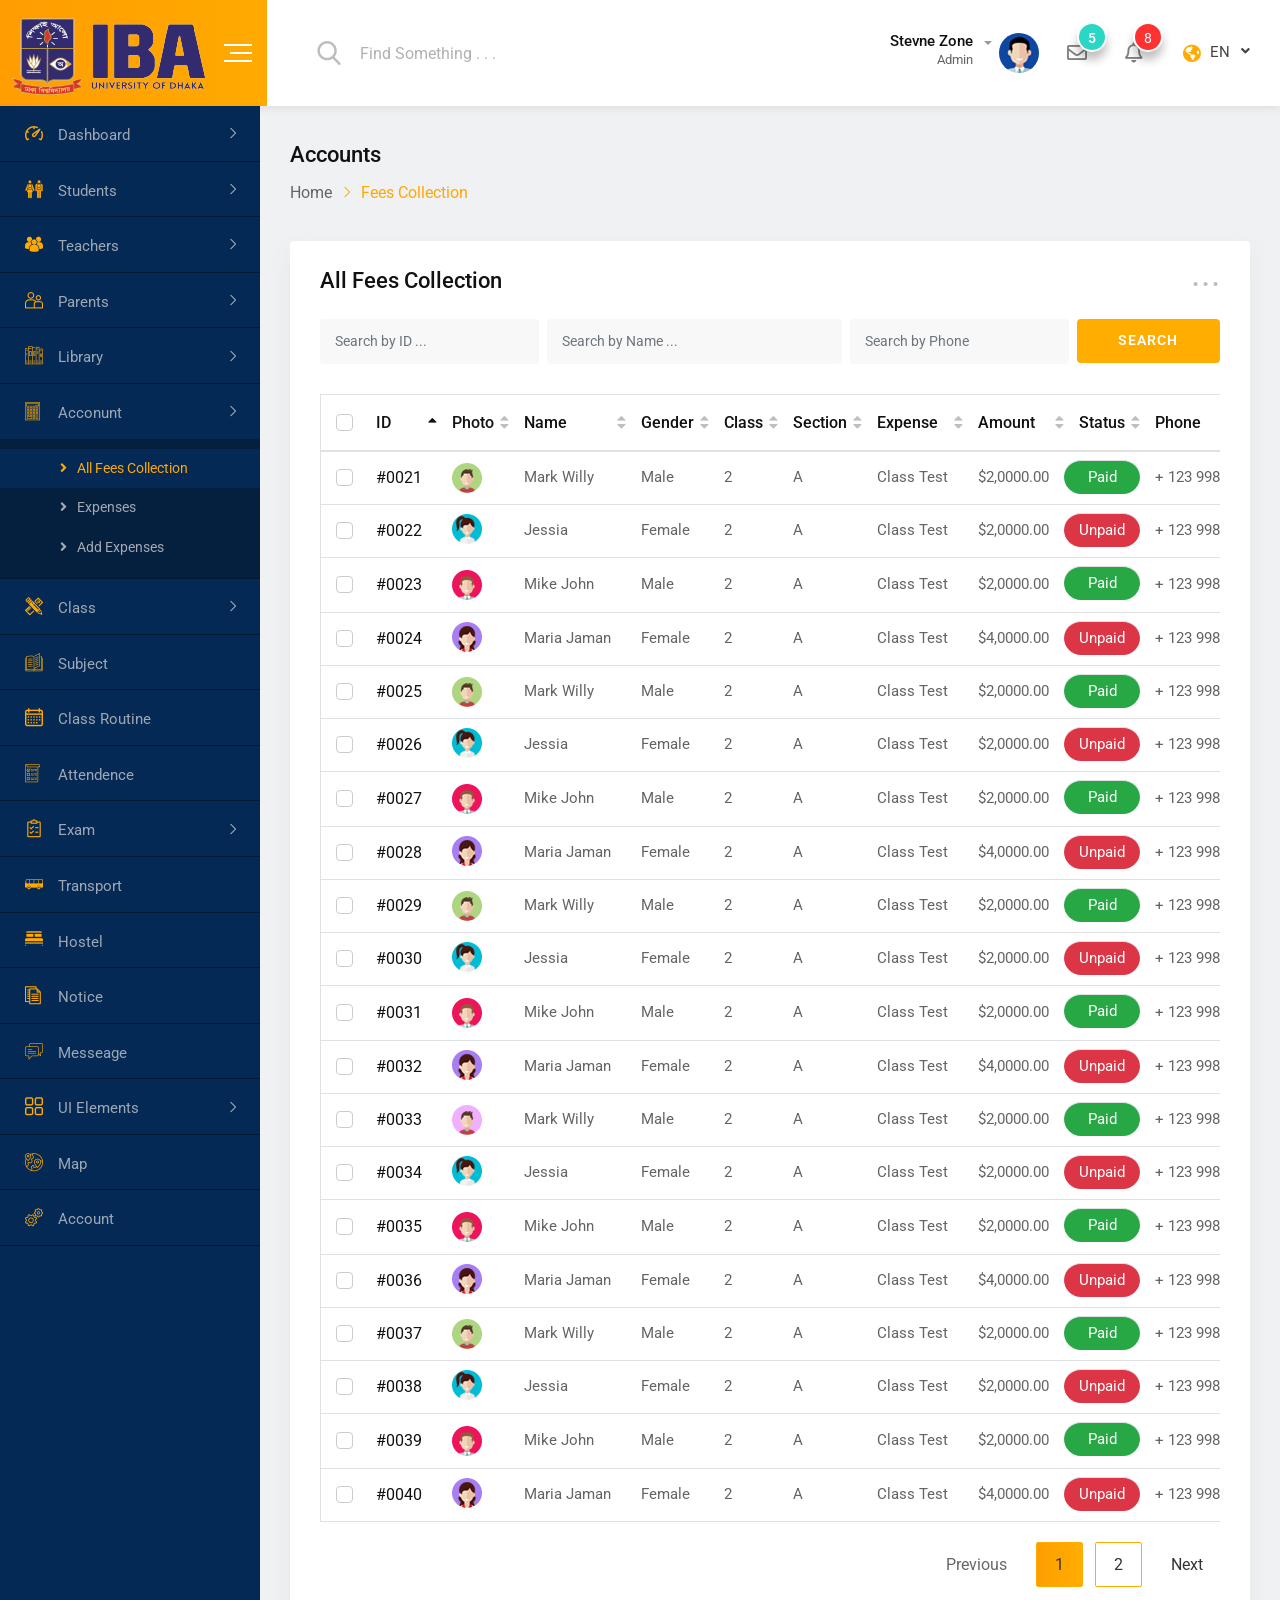
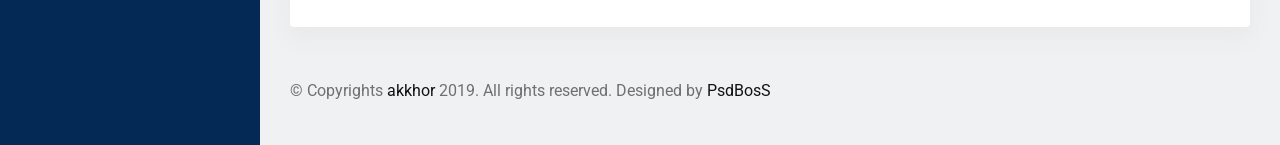
<file: all-fees.html>
<!doctype html>
<html class="no-js" lang="">


<!-- Mirrored from www.radiustheme.com/demo/html/psdboss/akkhor/akkhor/all-fees.html by HTTrack Website Copier/3.x [XR&CO'2014], Wed, 07 Jul 2021 11:38:59 GMT -->
<head>
    <meta charset="utf-8">
    <meta http-equiv="x-ua-compatible" content="ie=edge">
    <title>AKKHOR | Fees Collection</title>
    <meta name="description" content="">
    <meta name="viewport" content="width=device-width, initial-scale=1">
    <!-- Favicon -->
    <link rel="shortcut icon" type="image/x-icon" href="img/favicon.png">
    <!-- Normalize CSS -->
    <link rel="stylesheet" href="css/normalize.css">
    <!-- Main CSS -->
    <link rel="stylesheet" href="css/main.css">
    <!-- Bootstrap CSS -->
    <link rel="stylesheet" href="css/bootstrap.min.css">
    <!-- Fontawesome CSS -->
    <link rel="stylesheet" href="css/all.min.css">
    <!-- Flaticon CSS -->
    <link rel="stylesheet" href="fonts/flaticon.css">
    <!-- Animate CSS -->
    <link rel="stylesheet" href="css/animate.min.css">
    <!-- Data Table CSS -->
    <link rel="stylesheet" href="css/jquery.dataTables.min.css">
    <!-- Custom CSS -->
    <link rel="stylesheet" href="style.css">
    <!-- Modernize js -->
    <script src="js/modernizr-3.6.0.min.js"></script>
</head>

<body>
    <!-- Preloader Start Here -->
    <div id="preloader"></div>
    <!-- Preloader End Here -->
    <div id="wrapper" class="wrapper bg-ash">
         <!-- Header Menu Area Start Here -->
        <div class="navbar navbar-expand-md header-menu-one bg-light">
            <div class="nav-bar-header-one">
                <div class="header-logo">
                    <a href="index.html">
                        <img src="img/logo.png" alt="logo">
                    </a>
                </div>
                  <div class="toggle-button sidebar-toggle">
                    <button type="button" class="item-link">
                        <span class="btn-icon-wrap">
                            <span></span>
                            <span></span>
                            <span></span>
                        </span>
                    </button>
                </div>
            </div>
            <div class="d-md-none mobile-nav-bar">
               <button class="navbar-toggler pulse-animation" type="button" data-toggle="collapse" data-target="#mobile-navbar" aria-expanded="false">
                    <i class="far fa-arrow-alt-circle-down"></i>
                </button>
                <button type="button" class="navbar-toggler sidebar-toggle-mobile">
                    <i class="fas fa-bars"></i>
                </button>
            </div>
            <div class="header-main-menu collapse navbar-collapse" id="mobile-navbar">
                <ul class="navbar-nav">
                    <li class="navbar-item header-search-bar">
                        <div class="input-group stylish-input-group">
                            <span class="input-group-addon">
                                <button type="submit">
                                    <span class="flaticon-search" aria-hidden="true"></span>
                                </button>
                            </span>
                            <input type="text" class="form-control" placeholder="Find Something . . .">
                        </div>
                    </li>
                </ul>
                <ul class="navbar-nav">
                    <li class="navbar-item dropdown header-admin">
                        <a class="navbar-nav-link dropdown-toggle" href="#" role="button" data-toggle="dropdown"
                            aria-expanded="false">
                            <div class="admin-title">
                                <h5 class="item-title">Stevne Zone</h5>
                                <span>Admin</span>
                            </div>
                            <div class="admin-img">
                                <img src="img/figure/admin.jpg" alt="Admin">
                            </div>
                        </a>
                        <div class="dropdown-menu dropdown-menu-right">
                            <div class="item-header">
                                <h6 class="item-title">Steven Zone</h6>
                            </div>
                            <div class="item-content">
                                <ul class="settings-list">
                                    <li><a href="#"><i class="flaticon-user"></i>My Profile</a></li>
                                    <li><a href="#"><i class="flaticon-list"></i>Task</a></li>
                                    <li><a href="#"><i class="flaticon-chat-comment-oval-speech-bubble-with-text-lines"></i>Message</a></li>
                                    <li><a href="#"><i class="flaticon-gear-loading"></i>Account Settings</a></li>
                                    <li><a href="login.html"><i class="flaticon-turn-off"></i>Log Out</a></li>
                                </ul>
                            </div>
                        </div>
                    </li>
                    <li class="navbar-item dropdown header-message">
                        <a class="navbar-nav-link dropdown-toggle" href="#" role="button" data-toggle="dropdown"
                            aria-expanded="false">
                            <i class="far fa-envelope"></i>
                            <div class="item-title d-md-none text-16 mg-l-10">Message</div>
                            <span>5</span>
                        </a>

                        <div class="dropdown-menu dropdown-menu-right">
                            <div class="item-header">
                                <h6 class="item-title">05 Message</h6>
                            </div>
                            <div class="item-content">
                                <div class="media">
                                    <div class="item-img bg-skyblue author-online">
                                        <img src="img/figure/student11.png" alt="img">
                                    </div>
                                    <div class="media-body space-sm">
                                        <div class="item-title">
                                            <a href="#">
                                                <span class="item-name">Maria Zaman</span> 
                                                <span class="item-time">18:30</span> 
                                            </a>  
                                        </div>
                                        <p>What is the reason of buy this item. 
                                        Is it usefull for me.....</p>
                                    </div>
                                </div>
                                <div class="media">
                                    <div class="item-img bg-yellow author-online">
                                        <img src="img/figure/student12.png" alt="img">
                                    </div>
                                    <div class="media-body space-sm">
                                        <div class="item-title">
                                            <a href="#">
                                                <span class="item-name">Benny Roy</span> 
                                                <span class="item-time">10:35</span> 
                                            </a>  
                                        </div>
                                        <p>What is the reason of buy this item. 
                                        Is it usefull for me.....</p>
                                    </div>
                                </div>
                                <div class="media">
                                    <div class="item-img bg-pink">
                                        <img src="img/figure/student13.png" alt="img">
                                    </div>
                                    <div class="media-body space-sm">
                                        <div class="item-title">
                                            <a href="#">
                                                <span class="item-name">Steven</span> 
                                                <span class="item-time">02:35</span> 
                                            </a>  
                                        </div>
                                        <p>What is the reason of buy this item. 
                                        Is it usefull for me.....</p>
                                    </div>
                                </div>
                                <div class="media">
                                    <div class="item-img bg-violet-blue">
                                        <img src="img/figure/student11.png" alt="img">
                                    </div>
                                    <div class="media-body space-sm">
                                        <div class="item-title">
                                            <a href="#">
                                                <span class="item-name">Joshep Joe</span> 
                                                <span class="item-time">12:35</span> 
                                            </a>  
                                        </div>
                                        <p>What is the reason of buy this item. 
                                        Is it usefull for me.....</p>
                                    </div>
                                </div>
                            </div>
                        </div>
                    </li>
                    <li class="navbar-item dropdown header-notification">
                        <a class="navbar-nav-link dropdown-toggle" href="#" role="button" data-toggle="dropdown"
                            aria-expanded="false">
                            <i class="far fa-bell"></i>
                            <div class="item-title d-md-none text-16 mg-l-10">Notification</div>
                            <span>8</span>
                        </a>

                        <div class="dropdown-menu dropdown-menu-right">
                            <div class="item-header">
                                <h6 class="item-title">03 Notifiacations</h6>
                            </div>
                            <div class="item-content">
                                <div class="media">
                                    <div class="item-icon bg-skyblue">
                                        <i class="fas fa-check"></i>
                                    </div>
                                    <div class="media-body space-sm">
                                        <div class="post-title">Complete Today Task</div>
                                        <span>1 Mins ago</span>
                                    </div>
                                </div>
                                <div class="media">
                                    <div class="item-icon bg-orange">
                                        <i class="fas fa-calendar-alt"></i>
                                    </div>
                                    <div class="media-body space-sm">
                                        <div class="post-title">Director Metting</div>
                                        <span>20 Mins ago</span>
                                    </div>
                                </div>
                                <div class="media">
                                    <div class="item-icon bg-violet-blue">
                                        <i class="fas fa-cogs"></i>
                                    </div>
                                    <div class="media-body space-sm">
                                        <div class="post-title">Update Password</div>
                                        <span>45 Mins ago</span>
                                    </div>
                                </div>
                            </div>
                        </div>
                    </li>
                     <li class="navbar-item dropdown header-language">
                        <a class="navbar-nav-link dropdown-toggle" href="#" role="button" 
                        data-toggle="dropdown" aria-expanded="false"><i class="fas fa-globe-americas"></i>EN</a>
                        <div class="dropdown-menu dropdown-menu-right">
                            <a class="dropdown-item" href="#">English</a>
                            <a class="dropdown-item" href="#">Spanish</a>
                            <a class="dropdown-item" href="#">Franchis</a>
                            <a class="dropdown-item" href="#">Chiness</a>
                        </div>
                    </li>
                </ul>
            </div>
        </div>
        <!-- Header Menu Area End Here -->
        <!-- Page Area Start Here -->
        <div class="dashboard-page-one">
            <!-- Sidebar Area Start Here -->
           <div class="sidebar-main sidebar-menu-one sidebar-expand-md sidebar-color">
               <div class="mobile-sidebar-header d-md-none">
                    <div class="header-logo">
                        <a href="index.html"><img src="img/logo1.png" alt="logo"></a>
                    </div>
               </div>
                <div class="sidebar-menu-content">
                    <ul class="nav nav-sidebar-menu sidebar-toggle-view">
                        <li class="nav-item sidebar-nav-item">
                            <a href="#" class="nav-link"><i class="flaticon-dashboard"></i><span>Dashboard</span></a>
                            <ul class="nav sub-group-menu">
                                <li class="nav-item">
                                    <a href="index.html" class="nav-link"><i class="fas fa-angle-right"></i>Admin</a>
                                </li>
                                <li class="nav-item">
                                    <a href="index3.html" class="nav-link"><i class="fas fa-angle-right"></i>Students</a>
                                </li>
                                <li class="nav-item">
                                    <a href="index4.html" class="nav-link"><i class="fas fa-angle-right"></i>Parents</a>
                                </li>
                                <li class="nav-item">
                                    <a href="index5.html" class="nav-link"><i class="fas fa-angle-right"></i>Teachers</a>
                                </li>
                            </ul>
                        </li>
                        <li class="nav-item sidebar-nav-item">
                            <a href="#" class="nav-link"><i class="flaticon-classmates"></i><span>Students</span></a>
                            <ul class="nav sub-group-menu">
                                <li class="nav-item">
                                    <a href="all-student.html" class="nav-link"><i class="fas fa-angle-right"></i>All Students</a>
                                </li>
                                <li class="nav-item">
                                    <a href="student-details.html" class="nav-link"><i class="fas fa-angle-right"></i>Student Details</a>
                                </li>
                                <li class="nav-item">
                                    <a href="admit-form.html" class="nav-link"><i class="fas fa-angle-right"></i>Admission Form</a>
                                </li>
                                <li class="nav-item">
                                    <a href="student-promotion.html" class="nav-link"><i class="fas fa-angle-right"></i>Student Promotion</a>
                                </li>
                            </ul>
                        </li>
                        <li class="nav-item sidebar-nav-item">
                            <a href="#" class="nav-link"><i class="flaticon-multiple-users-silhouette"></i><span>Teachers</span></a>
                            <ul class="nav sub-group-menu">
                                <li class="nav-item">
                                    <a href="all-teacher.html" class="nav-link"><i class="fas fa-angle-right"></i>All Teachers</a>
                                </li>
                                <li class="nav-item">
                                    <a href="teacher-details.html" class="nav-link"><i class="fas fa-angle-right"></i>Teacher Details</a>
                                </li>
                                <li class="nav-item">
                                    <a href="add-teacher.html" class="nav-link"><i class="fas fa-angle-right"></i>Add Teacher</a>
                                </li>
                                <li class="nav-item">
                                    <a href="teacher-payment.html" class="nav-link"><i class="fas fa-angle-right"></i>Payment</a>
                                </li>
                            </ul>
                        </li>
                        <li class="nav-item sidebar-nav-item">
                            <a href="#" class="nav-link"><i class="flaticon-couple"></i><span>Parents</span></a>
                            <ul class="nav sub-group-menu">
                                <li class="nav-item">
                                    <a href="all-parents.html" class="nav-link"><i class="fas fa-angle-right"></i>All Parents</a>
                                </li>
                                <li class="nav-item">
                                    <a href="parents-details.html" class="nav-link"><i class="fas fa-angle-right"></i>Parents Details</a>
                                </li>
                                <li class="nav-item">
                                    <a href="add-parents.html" class="nav-link"><i class="fas fa-angle-right"></i>Add Parent</a>
                                </li>
                            </ul>
                        </li>
                        <li class="nav-item sidebar-nav-item">
                            <a href="#" class="nav-link"><i class="flaticon-books"></i><span>Library</span></a>
                            <ul class="nav sub-group-menu">
                                <li class="nav-item">
                                    <a href="all-book.html" class="nav-link"><i class="fas fa-angle-right"></i>All Book</a>
                                </li>
                                <li class="nav-item">
                                    <a href="add-book.html" class="nav-link"><i class="fas fa-angle-right"></i>Add New Book</a>
                                </li>
                            </ul>
                        </li>
                        <li class="nav-item sidebar-nav-item">
                            <a href="#" class="nav-link"><i class="flaticon-technological"></i><span>Acconunt</span></a>
                            <ul class="nav sub-group-menu sub-group-active">
                                <li class="nav-item">
                                    <a href="all-fees.html" class="nav-link menu-active"><i class="fas fa-angle-right"></i>All Fees Collection</a>
                                </li>
                                <li class="nav-item">
                                    <a href="all-expense.html" class="nav-link"><i class="fas fa-angle-right"></i>Expenses</a>
                                </li>
                                <li class="nav-item">
                                    <a href="add-expense.html" class="nav-link"><i class="fas fa-angle-right"></i>Add Expenses</a>
                                </li>
                            </ul>
                        </li>
                        <li class="nav-item sidebar-nav-item">
                            <a href="#" class="nav-link"><i class="flaticon-maths-class-materials-cross-of-a-pencil-and-a-ruler"></i><span>Class</span></a>
                            <ul class="nav sub-group-menu">
                                <li class="nav-item">
                                    <a href="all-class.html" class="nav-link"><i class="fas fa-angle-right"></i>All Classes</a>
                                </li>
                                <li class="nav-item">
                                    <a href="add-class.html" class="nav-link"><i class="fas fa-angle-right"></i>Add New Class</a>
                                </li>
                            </ul>
                        </li>
                        <li class="nav-item">
                            <a href="all-subject.html" class="nav-link"><i class="flaticon-open-book"></i><span>Subject</span></a>
                        </li>
                        <li class="nav-item">
                            <a href="class-routine.html" class="nav-link"><i class="flaticon-calendar"></i><span>Class Routine</span></a>
                        </li>
                        <li class="nav-item">
                            <a href="student-attendence.html" class="nav-link"><i class="flaticon-checklist"></i><span>Attendence</span></a>
                        </li>
                        <li class="nav-item sidebar-nav-item">
                            <a href="#" class="nav-link"><i class="flaticon-shopping-list"></i><span>Exam</span></a>
                            <ul class="nav sub-group-menu">
                                <li class="nav-item">
                                    <a href="exam-schedule.html" class="nav-link"><i class="fas fa-angle-right"></i>Exam Schedule</a>
                                </li>
                                <li class="nav-item">
                                    <a href="exam-grade.html" class="nav-link"><i class="fas fa-angle-right"></i>Exam Grades</a>
                                </li>
                            </ul>
                        </li>
                        <li class="nav-item">
                            <a href="transport.html" class="nav-link"><i class="flaticon-bus-side-view"></i><span>Transport</span></a>
                        </li>
                        <li class="nav-item">
                            <a href="hostel.html" class="nav-link"><i class="flaticon-bed"></i><span>Hostel</span></a>
                        </li>
                        <li class="nav-item">
                            <a href="notice-board.html" class="nav-link"><i class="flaticon-script"></i><span>Notice</span></a>
                        </li>
                        <li class="nav-item">
                            <a href="messaging.html" class="nav-link"><i class="flaticon-chat"></i><span>Messeage</span></a>
                        </li>
                         <li class="nav-item sidebar-nav-item">
                            <a href="#" class="nav-link"><i class="flaticon-menu-1"></i><span>UI Elements</span></a>
                            <ul class="nav sub-group-menu">
                                <li class="nav-item">
                                    <a href="notification-alart.html" class="nav-link"><i class="fas fa-angle-right"></i>Alart</a>
                                </li>
                                <li class="nav-item">
                                    <a href="button.html" class="nav-link"><i class="fas fa-angle-right"></i>Button</a>
                                </li>
                                <li class="nav-item">
                                    <a href="grid.html" class="nav-link"><i class="fas fa-angle-right"></i>Grid</a>
                                </li>
                                <li class="nav-item">
                                    <a href="modal.html" class="nav-link"><i class="fas fa-angle-right"></i>Modal</a>
                                </li>
                                <li class="nav-item">
                                    <a href="progress-bar.html" class="nav-link"><i class="fas fa-angle-right"></i>Progress Bar</a>
                                </li>
                                <li class="nav-item">
                                    <a href="ui-tab.html" class="nav-link"><i class="fas fa-angle-right"></i>Tab</a>
                                </li>
                                <li class="nav-item">
                                    <a href="ui-widget.html" class="nav-link"><i
                                            class="fas fa-angle-right"></i>Widget</a>
                                </li>
                            </ul>
                        </li>
                        <li class="nav-item">
                            <a href="map.html" class="nav-link"><i class="flaticon-planet-earth"></i><span>Map</span></a>
                        </li>
                        <li class="nav-item">
                            <a href="account-settings.html" class="nav-link"><i class="flaticon-settings"></i><span>Account</span></a>
                        </li>
                    </ul>
                </div>
            </div>
            <!-- Sidebar Area End Here -->
            <div class="dashboard-content-one">
                <!-- Breadcubs Area Start Here -->
                <div class="breadcrumbs-area">
                    <h3>Accounts</h3>
                    <ul>
                        <li>
                            <a href="index.html">Home</a>
                        </li>
                        <li>Fees Collection</li>
                    </ul>
                </div>
                <!-- Breadcubs Area End Here -->
                <!-- Fees Table Area Start Here -->
                <div class="card height-auto">
                    <div class="card-body">
                        <div class="heading-layout1">
                            <div class="item-title">
                                <h3>All Fees Collection</h3>
                            </div>
                           <div class="dropdown">
                                <a class="dropdown-toggle" href="#" role="button" 
                                data-toggle="dropdown" aria-expanded="false">...</a>
        
                                <div class="dropdown-menu dropdown-menu-right">
                                    <a class="dropdown-item" href="#"><i class="fas fa-times text-orange-red"></i>Close</a>
                                    <a class="dropdown-item" href="#"><i class="fas fa-cogs text-dark-pastel-green"></i>Edit</a>
                                    <a class="dropdown-item" href="#"><i class="fas fa-redo-alt text-orange-peel"></i>Refresh</a>
                                </div>
                            </div>
                        </div>
                        <form class="mg-b-20">
                            <div class="row gutters-8">
                                <div class="col-3-xxxl col-xl-3 col-lg-3 col-12 form-group">
                                    <input type="text" placeholder="Search by ID ..." class="form-control">
                                </div>
                                <div class="col-4-xxxl col-xl-4 col-lg-3 col-12 form-group">
                                    <input type="text" placeholder="Search by Name ..." class="form-control">
                                </div>
                                <div class="col-4-xxxl col-xl-3 col-lg-3 col-12 form-group">
                                    <input type="text" placeholder="Search by Phone" class="form-control">
                                </div>
                                <div class="col-1-xxxl col-xl-2 col-lg-3 col-12 form-group">
                                    <button type="submit" class="fw-btn-fill btn-gradient-yellow">SEARCH</button>
                                </div>
                            </div>
                        </form>
                        <div class="table-responsive">
                            <table class="table data-table text-nowrap">
                                <thead>
                                    <tr>
                                        <th> 
                                            <div class="form-check">
                                                <input type="checkbox" class="form-check-input checkAll">
                                                <label class="form-check-label">ID</label>
                                            </div>
                                        </th>
                                        <th>Photo</th>
                                        <th>Name</th>
                                        <th>Gender</th>
                                        <th>Class</th>
                                        <th>Section</th>
                                        <th>Expense</th>
                                        <th>Amount</th>
                                        <th>Status</th>
                                        <th>Phone</th>
                                        <th>E-mail</th>
                                        <th></th>
                                    </tr>
                                </thead>
                                <tbody>
                                    <tr>
                                        <td>
                                            <div class="form-check">
                                                <input type="checkbox" class="form-check-input">
                                                <label class="form-check-label">#0021</label>
                                            </div>
                                        </td>
                                        <td><img src="img/figure/student2.png" alt="student"></td>
                                        <td>Mark Willy</td>
                                        <td>Male</td>
                                        <td>2</td>
                                        <td>A</td>
                                        <td>Class Test</td>
                                        <td>$2,0000.00</td>
                                        <td class="badge badge-pill badge-success d-block mg-t-8">Paid</td>
                                        <td>+ 123 9988568</td>
                                        <td>kazifahim93@gmail.com</td>
                                         <td>
                                            <div class="dropdown">
                                                <a href="#" class="dropdown-toggle" data-toggle="dropdown" aria-expanded="false">
                                                    <span class="flaticon-more-button-of-three-dots"></span>
                                                </a>
                                                <div class="dropdown-menu dropdown-menu-right">
                                                    <a class="dropdown-item" href="#"><i class="fas fa-times text-orange-red"></i>Close</a>
                                                    <a class="dropdown-item" href="#"><i class="fas fa-cogs text-dark-pastel-green"></i>Edit</a>
                                                    <a class="dropdown-item" href="#"><i class="fas fa-redo-alt text-orange-peel"></i>Refresh</a>
                                                </div>
                                            </div>
                                        </td>
                                    </tr>
                                    <tr>
                                        <td>
                                            <div class="form-check">
                                                <input type="checkbox" class="form-check-input">
                                                <label class="form-check-label">#0022</label>
                                            </div>
                                        </td>
                                        <td><img src="img/figure/student3.png" alt="student"></td>
                                        <td>Jessia</td>
                                        <td>Female</td>
                                        <td>2</td>
                                        <td>A</td>
                                        <td>Class Test</td>
                                        <td>$2,0000.00</td>
                                        <td class="badge badge-pill badge-danger d-block mg-t-8">Unpaid</td>
                                        <td>+ 123 9988568</td>
                                        <td>kazifahim93@gmail.com</td>
                                         <td>
                                            <div class="dropdown">
                                                <a href="#" class="dropdown-toggle" data-toggle="dropdown" aria-expanded="false">
                                                    <span class="flaticon-more-button-of-three-dots"></span>
                                                </a>
                                                <div class="dropdown-menu dropdown-menu-right">
                                                    <a class="dropdown-item" href="#"><i class="fas fa-times text-orange-red"></i>Close</a>
                                                    <a class="dropdown-item" href="#"><i class="fas fa-cogs text-dark-pastel-green"></i>Edit</a>
                                                    <a class="dropdown-item" href="#"><i class="fas fa-redo-alt text-orange-peel"></i>Refresh</a>
                                                </div>
                                            </div>
                                        </td>
                                    </tr>
                                    <tr>
                                        <td>
                                            <div class="form-check">
                                                <input type="checkbox" class="form-check-input">
                                                <label class="form-check-label">#0023</label>
                                            </div>
                                        </td>
                                        <td><img src="img/figure/student4.png" alt="student"></td>
                                        <td>Mike John</td>
                                        <td>Male</td>
                                        <td>2</td>
                                        <td>A</td>
                                        <td>Class Test</td>
                                        <td>$2,0000.00</td>
                                        <td class="badge badge-pill badge-success d-block mg-t-8">Paid</td>
                                        <td>+ 123 9988568</td>
                                        <td>kazifahim93@gmail.com</td>
                                         <td>
                                            <div class="dropdown">
                                                <a href="#" class="dropdown-toggle" data-toggle="dropdown" aria-expanded="false">
                                                    <span class="flaticon-more-button-of-three-dots"></span>
                                                </a>
                                                <div class="dropdown-menu dropdown-menu-right">
                                                    <a class="dropdown-item" href="#"><i class="fas fa-times text-orange-red"></i>Close</a>
                                                    <a class="dropdown-item" href="#"><i class="fas fa-cogs text-dark-pastel-green"></i>Edit</a>
                                                    <a class="dropdown-item" href="#"><i class="fas fa-redo-alt text-orange-peel"></i>Refresh</a>
                                                </div>
                                            </div>
                                        </td>
                                    </tr>
                                    <tr>
                                        <td>
                                            <div class="form-check">
                                                <input type="checkbox" class="form-check-input">
                                                <label class="form-check-label">#0024</label>
                                            </div>
                                        </td>
                                        <td><img src="img/figure/student6.png" alt="student"></td>
                                        <td>Maria Jaman</td>
                                        <td>Female</td>
                                        <td>2</td>
                                        <td>A</td>
                                        <td>Class Test</td>
                                        <td>$4,0000.00</td>
                                        <td class="badge badge-pill badge-danger d-block mg-t-8">Unpaid</td>
                                        <td>+ 123 9988568</td>
                                        <td>kazifahim93@gmail.com</td>
                                         <td>
                                            <div class="dropdown">
                                                <a href="#" class="dropdown-toggle" data-toggle="dropdown" aria-expanded="false">
                                                    <span class="flaticon-more-button-of-three-dots"></span>
                                                </a>
                                                <div class="dropdown-menu dropdown-menu-right">
                                                    <a class="dropdown-item" href="#"><i class="fas fa-times text-orange-red"></i>Close</a>
                                                    <a class="dropdown-item" href="#"><i class="fas fa-cogs text-dark-pastel-green"></i>Edit</a>
                                                    <a class="dropdown-item" href="#"><i class="fas fa-redo-alt text-orange-peel"></i>Refresh</a>
                                                </div>
                                            </div>
                                        </td>
                                    </tr>
                                    <tr>
                                        <td>
                                            <div class="form-check">
                                                <input type="checkbox" class="form-check-input">
                                                <label class="form-check-label">#0025</label>
                                            </div>
                                        </td>
                                        <td><img src="img/figure/student2.png" alt="student"></td>
                                        <td>Mark Willy</td>
                                        <td>Male</td>
                                        <td>2</td>
                                        <td>A</td>
                                        <td>Class Test</td>
                                        <td>$2,0000.00</td>
                                        <td class="badge badge-pill badge-success d-block mg-t-8">Paid</td>
                                        <td>+ 123 9988568</td>
                                        <td>kazifahim93@gmail.com</td>
                                         <td>
                                            <div class="dropdown">
                                                <a href="#" class="dropdown-toggle" data-toggle="dropdown" aria-expanded="false">
                                                    <span class="flaticon-more-button-of-three-dots"></span>
                                                </a>
                                                <div class="dropdown-menu dropdown-menu-right">
                                                    <a class="dropdown-item" href="#"><i class="fas fa-times text-orange-red"></i>Close</a>
                                                    <a class="dropdown-item" href="#"><i class="fas fa-cogs text-dark-pastel-green"></i>Edit</a>
                                                    <a class="dropdown-item" href="#"><i class="fas fa-redo-alt text-orange-peel"></i>Refresh</a>
                                                </div>
                                            </div>
                                        </td>
                                    </tr>
                                    <tr>
                                        <td>
                                            <div class="form-check">
                                                <input type="checkbox" class="form-check-input">
                                                <label class="form-check-label">#0026</label>
                                            </div>
                                        </td>
                                        <td><img src="img/figure/student3.png" alt="student"></td>
                                        <td>Jessia</td>
                                        <td>Female</td>
                                        <td>2</td>
                                        <td>A</td>
                                        <td>Class Test</td>
                                        <td>$2,0000.00</td>
                                        <td class="badge badge-pill badge-danger d-block mg-t-8">Unpaid</td>
                                        <td>+ 123 9988568</td>
                                        <td>kazifahim93@gmail.com</td>
                                         <td>
                                            <div class="dropdown">
                                                <a href="#" class="dropdown-toggle" data-toggle="dropdown" aria-expanded="false">
                                                    <span class="flaticon-more-button-of-three-dots"></span>
                                                </a>
                                                <div class="dropdown-menu dropdown-menu-right">
                                                    <a class="dropdown-item" href="#"><i class="fas fa-times text-orange-red"></i>Close</a>
                                                    <a class="dropdown-item" href="#"><i class="fas fa-cogs text-dark-pastel-green"></i>Edit</a>
                                                    <a class="dropdown-item" href="#"><i class="fas fa-redo-alt text-orange-peel"></i>Refresh</a>
                                                </div>
                                            </div>
                                        </td>
                                    </tr>
                                    <tr>
                                        <td>
                                            <div class="form-check">
                                                <input type="checkbox" class="form-check-input">
                                                <label class="form-check-label">#0027</label>
                                            </div>
                                        </td>
                                        <td><img src="img/figure/student4.png" alt="student"></td>
                                        <td>Mike John</td>
                                        <td>Male</td>
                                        <td>2</td>
                                        <td>A</td>
                                        <td>Class Test</td>
                                        <td>$2,0000.00</td>
                                        <td class="badge badge-pill badge-success d-block mg-t-8">Paid</td>
                                        <td>+ 123 9988568</td>
                                        <td>kazifahim93@gmail.com</td>
                                         <td>
                                            <div class="dropdown">
                                                <a href="#" class="dropdown-toggle" data-toggle="dropdown" aria-expanded="false">
                                                    <span class="flaticon-more-button-of-three-dots"></span>
                                                </a>
                                                <div class="dropdown-menu dropdown-menu-right">
                                                    <a class="dropdown-item" href="#"><i class="fas fa-times text-orange-red"></i>Close</a>
                                                    <a class="dropdown-item" href="#"><i class="fas fa-cogs text-dark-pastel-green"></i>Edit</a>
                                                    <a class="dropdown-item" href="#"><i class="fas fa-redo-alt text-orange-peel"></i>Refresh</a>
                                                </div>
                                            </div>
                                        </td>
                                    </tr>
                                    <tr>
                                        <td>
                                            <div class="form-check">
                                                <input type="checkbox" class="form-check-input">
                                                <label class="form-check-label">#0028</label>
                                            </div>
                                        </td>
                                        <td><img src="img/figure/student6.png" alt="student"></td>
                                        <td>Maria Jaman</td>
                                        <td>Female</td>
                                        <td>2</td>
                                        <td>A</td>
                                        <td>Class Test</td>
                                        <td>$4,0000.00</td>
                                        <td class="badge badge-pill badge-danger d-block mg-t-8">Unpaid</td>
                                        <td>+ 123 9988568</td>
                                        <td>kazifahim93@gmail.com</td>
                                         <td>
                                            <div class="dropdown">
                                                <a href="#" class="dropdown-toggle" data-toggle="dropdown" aria-expanded="false">
                                                    <span class="flaticon-more-button-of-three-dots"></span>
                                                </a>
                                                <div class="dropdown-menu dropdown-menu-right">
                                                    <a class="dropdown-item" href="#"><i class="fas fa-times text-orange-red"></i>Close</a>
                                                    <a class="dropdown-item" href="#"><i class="fas fa-cogs text-dark-pastel-green"></i>Edit</a>
                                                    <a class="dropdown-item" href="#"><i class="fas fa-redo-alt text-orange-peel"></i>Refresh</a>
                                                </div>
                                            </div>
                                        </td>
                                    </tr>
                                    <tr>
                                        <td>
                                            <div class="form-check">
                                                <input type="checkbox" class="form-check-input">
                                                <label class="form-check-label">#0029</label>
                                            </div>
                                        </td>
                                        <td><img src="img/figure/student2.png" alt="student"></td>
                                        <td>Mark Willy</td>
                                        <td>Male</td>
                                        <td>2</td>
                                        <td>A</td>
                                        <td>Class Test</td>
                                        <td>$2,0000.00</td>
                                        <td class="badge badge-pill badge-success d-block mg-t-8">Paid</td>
                                        <td>+ 123 9988568</td>
                                        <td>kazifahim93@gmail.com</td>
                                         <td>
                                            <div class="dropdown">
                                                <a href="#" class="dropdown-toggle" data-toggle="dropdown" aria-expanded="false">
                                                    <span class="flaticon-more-button-of-three-dots"></span>
                                                </a>
                                                <div class="dropdown-menu dropdown-menu-right">
                                                    <a class="dropdown-item" href="#"><i class="fas fa-times text-orange-red"></i>Close</a>
                                                    <a class="dropdown-item" href="#"><i class="fas fa-cogs text-dark-pastel-green"></i>Edit</a>
                                                    <a class="dropdown-item" href="#"><i class="fas fa-redo-alt text-orange-peel"></i>Refresh</a>
                                                </div>
                                            </div>
                                        </td>
                                    </tr>
                                    <tr>
                                        <td>
                                            <div class="form-check">
                                                <input type="checkbox" class="form-check-input">
                                                <label class="form-check-label">#0030</label>
                                            </div>
                                        </td>
                                        <td><img src="img/figure/student3.png" alt="student"></td>
                                        <td>Jessia</td>
                                        <td>Female</td>
                                        <td>2</td>
                                        <td>A</td>
                                        <td>Class Test</td>
                                        <td>$2,0000.00</td>
                                        <td class="badge badge-pill badge-danger d-block mg-t-8">Unpaid</td>
                                        <td>+ 123 9988568</td>
                                        <td>kazifahim93@gmail.com</td>
                                         <td>
                                            <div class="dropdown">
                                                <a href="#" class="dropdown-toggle" data-toggle="dropdown" aria-expanded="false">
                                                    <span class="flaticon-more-button-of-three-dots"></span>
                                                </a>
                                                <div class="dropdown-menu dropdown-menu-right">
                                                    <a class="dropdown-item" href="#"><i class="fas fa-times text-orange-red"></i>Close</a>
                                                    <a class="dropdown-item" href="#"><i class="fas fa-cogs text-dark-pastel-green"></i>Edit</a>
                                                    <a class="dropdown-item" href="#"><i class="fas fa-redo-alt text-orange-peel"></i>Refresh</a>
                                                </div>
                                            </div>
                                        </td>
                                    </tr>
                                    <tr>
                                        <td>
                                            <div class="form-check">
                                                <input type="checkbox" class="form-check-input">
                                                <label class="form-check-label">#0031</label>
                                            </div>
                                        </td>
                                        <td><img src="img/figure/student4.png" alt="student"></td>
                                        <td>Mike John</td>
                                        <td>Male</td>
                                        <td>2</td>
                                        <td>A</td>
                                        <td>Class Test</td>
                                        <td>$2,0000.00</td>
                                        <td class="badge badge-pill badge-success d-block mg-t-8">Paid</td>
                                        <td>+ 123 9988568</td>
                                        <td>kazifahim93@gmail.com</td>
                                         <td>
                                            <div class="dropdown">
                                                <a href="#" class="dropdown-toggle" data-toggle="dropdown" aria-expanded="false">
                                                    <span class="flaticon-more-button-of-three-dots"></span>
                                                </a>
                                                <div class="dropdown-menu dropdown-menu-right">
                                                    <a class="dropdown-item" href="#"><i class="fas fa-times text-orange-red"></i>Close</a>
                                                    <a class="dropdown-item" href="#"><i class="fas fa-cogs text-dark-pastel-green"></i>Edit</a>
                                                    <a class="dropdown-item" href="#"><i class="fas fa-redo-alt text-orange-peel"></i>Refresh</a>
                                                </div>
                                            </div>
                                        </td>
                                    </tr>
                                    <tr>
                                        <td>
                                            <div class="form-check">
                                                <input type="checkbox" class="form-check-input">
                                                <label class="form-check-label">#0032</label>
                                            </div>
                                        </td>
                                        <td><img src="img/figure/student6.png" alt="student"></td>
                                        <td>Maria Jaman</td>
                                        <td>Female</td>
                                        <td>2</td>
                                        <td>A</td>
                                        <td>Class Test</td>
                                        <td>$4,0000.00</td>
                                        <td class="badge badge-pill badge-danger d-block mg-t-8">Unpaid</td>
                                        <td>+ 123 9988568</td>
                                        <td>kazifahim93@gmail.com</td>
                                         <td>
                                            <div class="dropdown">
                                                <a href="#" class="dropdown-toggle" data-toggle="dropdown" aria-expanded="false">
                                                    <span class="flaticon-more-button-of-three-dots"></span>
                                                </a>
                                                <div class="dropdown-menu dropdown-menu-right">
                                                    <a class="dropdown-item" href="#"><i class="fas fa-times text-orange-red"></i>Close</a>
                                                    <a class="dropdown-item" href="#"><i class="fas fa-cogs text-dark-pastel-green"></i>Edit</a>
                                                    <a class="dropdown-item" href="#"><i class="fas fa-redo-alt text-orange-peel"></i>Refresh</a>
                                                </div>
                                            </div>
                                        </td>
                                    </tr>
                                    <tr>
                                        <td>
                                            <div class="form-check">
                                                <input type="checkbox" class="form-check-input">
                                                <label class="form-check-label">#0033</label>
                                            </div>
                                        </td>
                                        <td><img src="img/figure/student8.png" alt="student"></td>
                                        <td>Mark Willy</td>
                                        <td>Male</td>
                                        <td>2</td>
                                        <td>A</td>
                                        <td>Class Test</td>
                                        <td>$2,0000.00</td>
                                        <td class="badge badge-pill badge-success d-block mg-t-8">Paid</td>
                                        <td>+ 123 9988568</td>
                                        <td>kazifahim93@gmail.com</td>
                                         <td>
                                            <div class="dropdown">
                                                <a href="#" class="dropdown-toggle" data-toggle="dropdown" aria-expanded="false">
                                                    <span class="flaticon-more-button-of-three-dots"></span>
                                                </a>
                                                <div class="dropdown-menu dropdown-menu-right">
                                                    <a class="dropdown-item" href="#"><i class="fas fa-times text-orange-red"></i>Close</a>
                                                    <a class="dropdown-item" href="#"><i class="fas fa-cogs text-dark-pastel-green"></i>Edit</a>
                                                    <a class="dropdown-item" href="#"><i class="fas fa-redo-alt text-orange-peel"></i>Refresh</a>
                                                </div>
                                            </div>
                                        </td>
                                    </tr>
                                    <tr>
                                        <td>
                                            <div class="form-check">
                                                <input type="checkbox" class="form-check-input">
                                                <label class="form-check-label">#0034</label>
                                            </div>
                                        </td>
                                        <td><img src="img/figure/student3.png" alt="student"></td>
                                        <td>Jessia</td>
                                        <td>Female</td>
                                        <td>2</td>
                                        <td>A</td>
                                        <td>Class Test</td>
                                        <td>$2,0000.00</td>
                                        <td class="badge badge-pill badge-danger d-block mg-t-8">Unpaid</td>
                                        <td>+ 123 9988568</td>
                                        <td>kazifahim93@gmail.com</td>
                                         <td>
                                            <div class="dropdown">
                                                <a href="#" class="dropdown-toggle" data-toggle="dropdown" aria-expanded="false">
                                                    <span class="flaticon-more-button-of-three-dots"></span>
                                                </a>
                                                <div class="dropdown-menu dropdown-menu-right">
                                                    <a class="dropdown-item" href="#"><i class="fas fa-times text-orange-red"></i>Close</a>
                                                    <a class="dropdown-item" href="#"><i class="fas fa-cogs text-dark-pastel-green"></i>Edit</a>
                                                    <a class="dropdown-item" href="#"><i class="fas fa-redo-alt text-orange-peel"></i>Refresh</a>
                                                </div>
                                            </div>
                                        </td>
                                    </tr>
                                    <tr>
                                        <td>
                                            <div class="form-check">
                                                <input type="checkbox" class="form-check-input">
                                                <label class="form-check-label">#0035</label>
                                            </div>
                                        </td>
                                        <td><img src="img/figure/student4.png" alt="student"></td>
                                        <td>Mike John</td>
                                        <td>Male</td>
                                        <td>2</td>
                                        <td>A</td>
                                        <td>Class Test</td>
                                        <td>$2,0000.00</td>
                                        <td class="badge badge-pill badge-success d-block mg-t-8">Paid</td>
                                        <td>+ 123 9988568</td>
                                        <td>kazifahim93@gmail.com</td>
                                         <td>
                                            <div class="dropdown">
                                                <a href="#" class="dropdown-toggle" data-toggle="dropdown" aria-expanded="false">
                                                    <span class="flaticon-more-button-of-three-dots"></span>
                                                </a>
                                                <div class="dropdown-menu dropdown-menu-right">
                                                    <a class="dropdown-item" href="#"><i class="fas fa-times text-orange-red"></i>Close</a>
                                                    <a class="dropdown-item" href="#"><i class="fas fa-cogs text-dark-pastel-green"></i>Edit</a>
                                                    <a class="dropdown-item" href="#"><i class="fas fa-redo-alt text-orange-peel"></i>Refresh</a>
                                                </div>
                                            </div>
                                        </td>
                                    </tr>
                                    <tr>
                                        <td>
                                            <div class="form-check">
                                                <input type="checkbox" class="form-check-input">
                                                <label class="form-check-label">#0036</label>
                                            </div>
                                        </td>
                                        <td><img src="img/figure/student6.png" alt="student"></td>
                                        <td>Maria Jaman</td>
                                        <td>Female</td>
                                        <td>2</td>
                                        <td>A</td>
                                        <td>Class Test</td>
                                        <td>$4,0000.00</td>
                                        <td class="badge badge-pill badge-danger d-block mg-t-8">Unpaid</td>
                                        <td>+ 123 9988568</td>
                                        <td>kazifahim93@gmail.com</td>
                                         <td>
                                            <div class="dropdown">
                                                <a href="#" class="dropdown-toggle" data-toggle="dropdown" aria-expanded="false">
                                                    <span class="flaticon-more-button-of-three-dots"></span>
                                                </a>
                                                <div class="dropdown-menu dropdown-menu-right">
                                                    <a class="dropdown-item" href="#"><i class="fas fa-times text-orange-red"></i>Close</a>
                                                    <a class="dropdown-item" href="#"><i class="fas fa-cogs text-dark-pastel-green"></i>Edit</a>
                                                    <a class="dropdown-item" href="#"><i class="fas fa-redo-alt text-orange-peel"></i>Refresh</a>
                                                </div>
                                            </div>
                                        </td>
                                    </tr>
                                    <tr>
                                        <td>
                                            <div class="form-check">
                                                <input type="checkbox" class="form-check-input">
                                                <label class="form-check-label">#0037</label>
                                            </div>
                                        </td>
                                        <td><img src="img/figure/student2.png" alt="student"></td>
                                        <td>Mark Willy</td>
                                        <td>Male</td>
                                        <td>2</td>
                                        <td>A</td>
                                        <td>Class Test</td>
                                        <td>$2,0000.00</td>
                                        <td class="badge badge-pill badge-success d-block mg-t-8">Paid</td>
                                        <td>+ 123 9988568</td>
                                        <td>kazifahim93@gmail.com</td>
                                         <td>
                                            <div class="dropdown">
                                                <a href="#" class="dropdown-toggle" data-toggle="dropdown" aria-expanded="false">
                                                    <span class="flaticon-more-button-of-three-dots"></span>
                                                </a>
                                                <div class="dropdown-menu dropdown-menu-right">
                                                    <a class="dropdown-item" href="#"><i class="fas fa-times text-orange-red"></i>Close</a>
                                                    <a class="dropdown-item" href="#"><i class="fas fa-cogs text-dark-pastel-green"></i>Edit</a>
                                                    <a class="dropdown-item" href="#"><i class="fas fa-redo-alt text-orange-peel"></i>Refresh</a>
                                                </div>
                                            </div>
                                        </td>
                                    </tr>
                                    <tr>
                                        <td>
                                            <div class="form-check">
                                                <input type="checkbox" class="form-check-input">
                                                <label class="form-check-label">#0038</label>
                                            </div>
                                        </td>
                                        <td><img src="img/figure/student3.png" alt="student"></td>
                                        <td>Jessia</td>
                                        <td>Female</td>
                                        <td>2</td>
                                        <td>A</td>
                                        <td>Class Test</td>
                                        <td>$2,0000.00</td>
                                        <td class="badge badge-pill badge-danger d-block mg-t-8">Unpaid</td>
                                        <td>+ 123 9988568</td>
                                        <td>kazifahim93@gmail.com</td>
                                         <td>
                                            <div class="dropdown">
                                                <a href="#" class="dropdown-toggle" data-toggle="dropdown" aria-expanded="false">
                                                    <span class="flaticon-more-button-of-three-dots"></span>
                                                </a>
                                                <div class="dropdown-menu dropdown-menu-right">
                                                    <a class="dropdown-item" href="#"><i class="fas fa-times text-orange-red"></i>Close</a>
                                                    <a class="dropdown-item" href="#"><i class="fas fa-cogs text-dark-pastel-green"></i>Edit</a>
                                                    <a class="dropdown-item" href="#"><i class="fas fa-redo-alt text-orange-peel"></i>Refresh</a>
                                                </div>
                                            </div>
                                        </td>
                                    </tr>
                                    <tr>
                                        <td>
                                            <div class="form-check">
                                                <input type="checkbox" class="form-check-input">
                                                <label class="form-check-label">#0039</label>
                                            </div>
                                        </td>
                                        <td><img src="img/figure/student4.png" alt="student"></td>
                                        <td>Mike John</td>
                                        <td>Male</td>
                                        <td>2</td>
                                        <td>A</td>
                                        <td>Class Test</td>
                                        <td>$2,0000.00</td>
                                        <td class="badge badge-pill badge-success d-block mg-t-8">Paid</td>
                                        <td>+ 123 9988568</td>
                                        <td>kazifahim93@gmail.com</td>
                                         <td>
                                            <div class="dropdown">
                                                <a href="#" class="dropdown-toggle" data-toggle="dropdown" aria-expanded="false">
                                                    <span class="flaticon-more-button-of-three-dots"></span>
                                                </a>
                                                <div class="dropdown-menu dropdown-menu-right">
                                                    <a class="dropdown-item" href="#"><i class="fas fa-times text-orange-red"></i>Close</a>
                                                    <a class="dropdown-item" href="#"><i class="fas fa-cogs text-dark-pastel-green"></i>Edit</a>
                                                    <a class="dropdown-item" href="#"><i class="fas fa-redo-alt text-orange-peel"></i>Refresh</a>
                                                </div>
                                            </div>
                                        </td>
                                    </tr>
                                    <tr>
                                        <td>
                                            <div class="form-check">
                                                <input type="checkbox" class="form-check-input">
                                                <label class="form-check-label">#0040</label>
                                            </div>
                                        </td>
                                        <td><img src="img/figure/student6.png" alt="student"></td>
                                        <td>Maria Jaman</td>
                                        <td>Female</td>
                                        <td>2</td>
                                        <td>A</td>
                                        <td>Class Test</td>
                                        <td>$4,0000.00</td>
                                        <td class="badge badge-pill badge-danger d-block mg-t-8">Unpaid</td>
                                        <td>+ 123 9988568</td>
                                        <td>kazifahim93@gmail.com</td>
                                         <td>
                                            <div class="dropdown">
                                                <a href="#" class="dropdown-toggle" data-toggle="dropdown" aria-expanded="false">
                                                    <span class="flaticon-more-button-of-three-dots"></span>
                                                </a>
                                                <div class="dropdown-menu dropdown-menu-right">
                                                    <a class="dropdown-item" href="#"><i class="fas fa-times text-orange-red"></i>Close</a>
                                                    <a class="dropdown-item" href="#"><i class="fas fa-cogs text-dark-pastel-green"></i>Edit</a>
                                                    <a class="dropdown-item" href="#"><i class="fas fa-redo-alt text-orange-peel"></i>Refresh</a>
                                                </div>
                                            </div>
                                        </td>
                                    </tr>
                                    <tr>
                                        <td>
                                            <div class="form-check">
                                                <input type="checkbox" class="form-check-input">
                                                <label class="form-check-label">#0041</label>
                                            </div>
                                        </td>
                                        <td><img src="img/figure/student2.png" alt="student"></td>
                                        <td>Mark Willy</td>
                                        <td>Male</td>
                                        <td>2</td>
                                        <td>A</td>
                                        <td>Class Test</td>
                                        <td>$2,0000.00</td>
                                        <td class="badge badge-pill badge-success d-block mg-t-8">Paid</td>
                                        <td>+ 123 9988568</td>
                                        <td>kazifahim93@gmail.com</td>
                                         <td>
                                            <div class="dropdown">
                                                <a href="#" class="dropdown-toggle" data-toggle="dropdown" aria-expanded="false">
                                                    <span class="flaticon-more-button-of-three-dots"></span>
                                                </a>
                                                <div class="dropdown-menu dropdown-menu-right">
                                                    <a class="dropdown-item" href="#"><i class="fas fa-times text-orange-red"></i>Close</a>
                                                    <a class="dropdown-item" href="#"><i class="fas fa-cogs text-dark-pastel-green"></i>Edit</a>
                                                    <a class="dropdown-item" href="#"><i class="fas fa-redo-alt text-orange-peel"></i>Refresh</a>
                                                </div>
                                            </div>
                                        </td>
                                    </tr>
                                    <tr>
                                        <td>
                                            <div class="form-check">
                                                <input type="checkbox" class="form-check-input">
                                                <label class="form-check-label">#0042</label>
                                            </div>
                                        </td>
                                        <td><img src="img/figure/student3.png" alt="student"></td>
                                        <td>Jessia</td>
                                        <td>Female</td>
                                        <td>2</td>
                                        <td>A</td>
                                        <td>Class Test</td>
                                        <td>$2,0000.00</td>
                                        <td class="badge badge-pill badge-danger d-block mg-t-8">Unpaid</td>
                                        <td>+ 123 9988568</td>
                                        <td>kazifahim93@gmail.com</td>
                                         <td>
                                            <div class="dropdown">
                                                <a href="#" class="dropdown-toggle" data-toggle="dropdown" aria-expanded="false">
                                                    <span class="flaticon-more-button-of-three-dots"></span>
                                                </a>
                                                <div class="dropdown-menu dropdown-menu-right">
                                                    <a class="dropdown-item" href="#"><i class="fas fa-times text-orange-red"></i>Close</a>
                                                    <a class="dropdown-item" href="#"><i class="fas fa-cogs text-dark-pastel-green"></i>Edit</a>
                                                    <a class="dropdown-item" href="#"><i class="fas fa-redo-alt text-orange-peel"></i>Refresh</a>
                                                </div>
                                            </div>
                                        </td>
                                    </tr>
                                    <tr>
                                        <td>
                                            <div class="form-check">
                                                <input type="checkbox" class="form-check-input">
                                                <label class="form-check-label">#0043</label>
                                            </div>
                                        </td>
                                        <td><img src="img/figure/student4.png" alt="student"></td>
                                        <td>Mike John</td>
                                        <td>Male</td>
                                        <td>2</td>
                                        <td>A</td>
                                        <td>Class Test</td>
                                        <td>$2,0000.00</td>
                                        <td class="badge badge-pill badge-success d-block mg-t-8">Paid</td>
                                        <td>+ 123 9988568</td>
                                        <td>kazifahim93@gmail.com</td>
                                         <td>
                                            <div class="dropdown">
                                                <a href="#" class="dropdown-toggle" data-toggle="dropdown" aria-expanded="false">
                                                    <span class="flaticon-more-button-of-three-dots"></span>
                                                </a>
                                                <div class="dropdown-menu dropdown-menu-right">
                                                    <a class="dropdown-item" href="#"><i class="fas fa-times text-orange-red"></i>Close</a>
                                                    <a class="dropdown-item" href="#"><i class="fas fa-cogs text-dark-pastel-green"></i>Edit</a>
                                                    <a class="dropdown-item" href="#"><i class="fas fa-redo-alt text-orange-peel"></i>Refresh</a>
                                                </div>
                                            </div>
                                        </td>
                                    </tr>
                                    <tr>
                                        <td>
                                            <div class="form-check">
                                                <input type="checkbox" class="form-check-input">
                                                <label class="form-check-label">#0044</label>
                                            </div>
                                        </td>
                                        <td><img src="img/figure/student6.png" alt="student"></td>
                                        <td>Maria Jaman</td>
                                        <td>Female</td>
                                        <td>2</td>
                                        <td>A</td>
                                        <td>Class Test</td>
                                        <td>$4,0000.00</td>
                                        <td class="badge badge-pill badge-danger d-block mg-t-8">Unpaid</td>
                                        <td>+ 123 9988568</td>
                                        <td>kazifahim93@gmail.com</td>
                                         <td>
                                            <div class="dropdown">
                                                <a href="#" class="dropdown-toggle" data-toggle="dropdown" aria-expanded="false">
                                                    <span class="flaticon-more-button-of-three-dots"></span>
                                                </a>
                                                <div class="dropdown-menu dropdown-menu-right">
                                                    <a class="dropdown-item" href="#"><i class="fas fa-times text-orange-red"></i>Close</a>
                                                    <a class="dropdown-item" href="#"><i class="fas fa-cogs text-dark-pastel-green"></i>Edit</a>
                                                    <a class="dropdown-item" href="#"><i class="fas fa-redo-alt text-orange-peel"></i>Refresh</a>
                                                </div>
                                            </div>
                                        </td>
                                    </tr>
                                </tbody>
                            </table>
                        </div>
                    </div>
                </div>
                <!-- Fees Table Area End Here -->
                <footer class="footer-wrap-layout1">
                    <div class="copyright">© Copyrights <a href="#">akkhor</a> 2019. All rights reserved. Designed by <a href="#">PsdBosS</a></div>
                </footer>
            </div>
        </div>
        <!-- Page Area End Here -->
    </div>
    <!-- jquery-->
    <script src="js/jquery-3.3.1.min.js"></script>
    <!-- Plugins js -->
    <script src="js/plugins.js"></script>
    <!-- Popper js -->
    <script src="js/popper.min.js"></script>
    <!-- Bootstrap js -->
    <script src="js/bootstrap.min.js"></script>
    <!-- Data Table Js -->
    <script src="js/jquery.dataTables.min.js"></script>
    <!-- Scroll Up Js -->
    <script src="js/jquery.scrollUp.min.js"></script>
    <!-- Custom Js -->
    <script src="js/main.js"></script>

</body>


<!-- Mirrored from www.radiustheme.com/demo/html/psdboss/akkhor/akkhor/all-fees.html by HTTrack Website Copier/3.x [XR&CO'2014], Wed, 07 Jul 2021 11:38:59 GMT -->
</html>
</file>
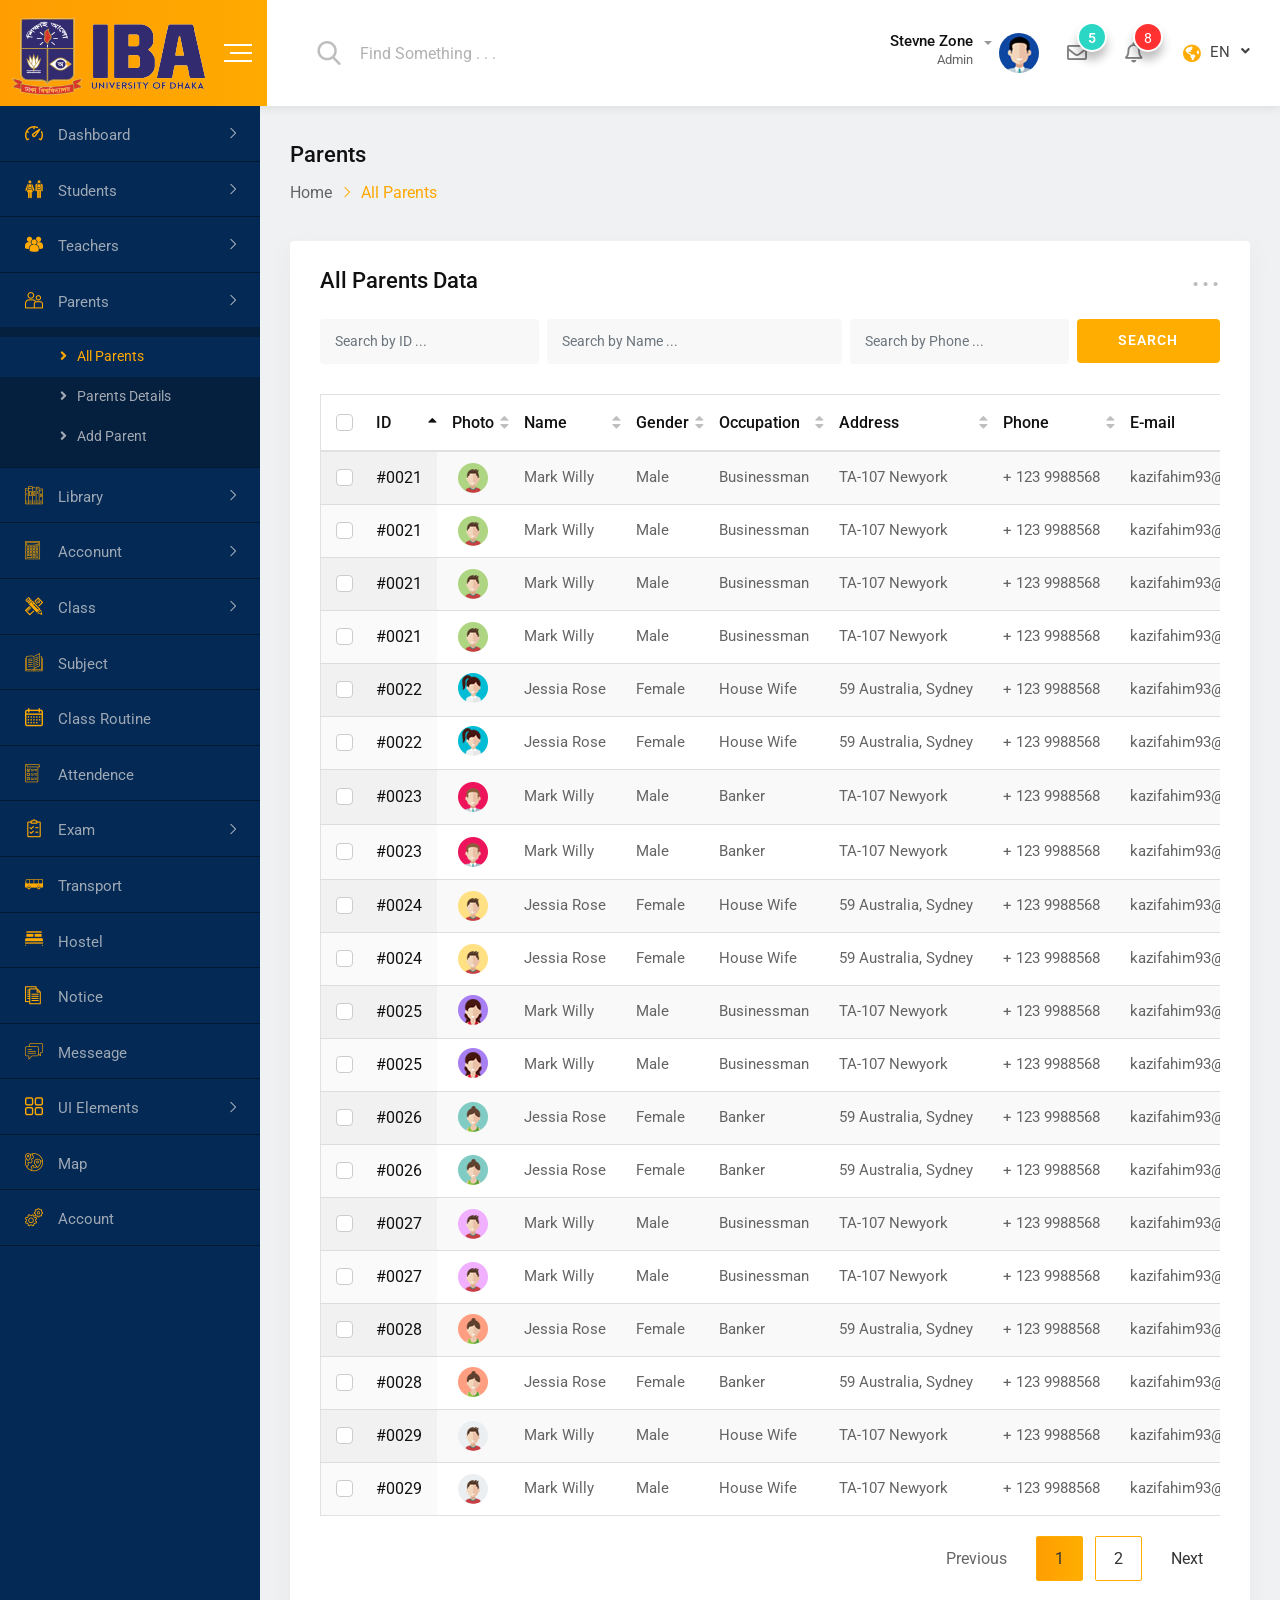
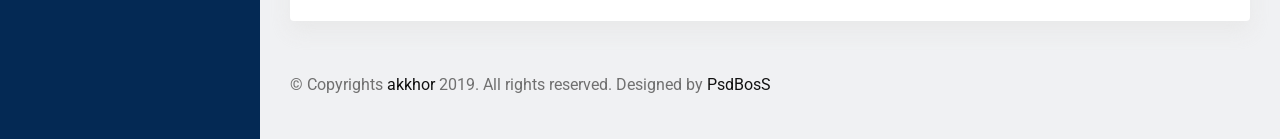
<file: all-parents.html>
<!doctype html>
<html class="no-js" lang="en">


<!-- Mirrored from www.radiustheme.com/demo/html/psdboss/akkhor/akkhor/all-parents.html by HTTrack Website Copier/3.x [XR&CO'2014], Wed, 07 Jul 2021 11:38:58 GMT -->
<head>
    <meta charset="utf-8">
    <meta http-equiv="x-ua-compatible" content="ie=edge">
    <title>AKKHOR | All Parents</title>
    <meta name="description" content="">
    <meta name="viewport" content="width=device-width, initial-scale=1">
    <!-- Favicon -->
    <link rel="shortcut icon" type="image/x-icon" href="img/favicon.png">
    <!-- Normalize CSS -->
    <link rel="stylesheet" href="css/normalize.css">
    <!-- Main CSS -->
    <link rel="stylesheet" href="css/main.css">
    <!-- Bootstrap CSS -->
    <link rel="stylesheet" href="css/bootstrap.min.css">
    <!-- Fontawesome CSS -->
    <link rel="stylesheet" href="css/all.min.css">
    <!-- Flaticon CSS -->
    <link rel="stylesheet" href="fonts/flaticon.css">
    <!-- Animate CSS -->
    <link rel="stylesheet" href="css/animate.min.css">
    <!-- Data Table CSS -->
    <link rel="stylesheet" href="css/jquery.dataTables.min.css">
    <!-- Custom CSS -->
    <link rel="stylesheet" href="style.css">
    <!-- Modernize js -->
    <script src="js/modernizr-3.6.0.min.js"></script>
</head>

<body>
    <!-- Preloader Start Here -->
    <div id="preloader"></div>
    <!-- Preloader End Here -->
    <div id="wrapper" class="wrapper bg-ash">
        <!-- Header Menu Area Start Here -->
        <div class="navbar navbar-expand-md header-menu-one bg-light">
            <div class="nav-bar-header-one">
                <div class="header-logo">
                    <a href="index.html">
                        <img src="img/logo.png" alt="logo">
                    </a>
                </div>
                  <div class="toggle-button sidebar-toggle">
                    <button type="button" class="item-link">
                        <span class="btn-icon-wrap">
                            <span></span>
                            <span></span>
                            <span></span>
                        </span>
                    </button>
                </div>
            </div>
            <div class="d-md-none mobile-nav-bar">
               <button class="navbar-toggler pulse-animation" type="button" data-toggle="collapse" data-target="#mobile-navbar" aria-expanded="false">
                    <i class="far fa-arrow-alt-circle-down"></i>
                </button>
                <button type="button" class="navbar-toggler sidebar-toggle-mobile">
                    <i class="fas fa-bars"></i>
                </button>
            </div>
            <div class="header-main-menu collapse navbar-collapse" id="mobile-navbar">
                <ul class="navbar-nav">
                    <li class="navbar-item header-search-bar">
                        <div class="input-group stylish-input-group">
                            <span class="input-group-addon">
                                <button type="submit">
                                    <span class="flaticon-search" aria-hidden="true"></span>
                                </button>
                            </span>
                            <input type="text" class="form-control" placeholder="Find Something . . .">
                        </div>
                    </li>
                </ul>
                <ul class="navbar-nav">
                    <li class="navbar-item dropdown header-admin">
                        <a class="navbar-nav-link dropdown-toggle" href="#" role="button" data-toggle="dropdown"
                            aria-expanded="false">
                            <div class="admin-title">
                                <h5 class="item-title">Stevne Zone</h5>
                                <span>Admin</span>
                            </div>
                            <div class="admin-img">
                                <img src="img/figure/admin.jpg" alt="Admin">
                            </div>
                        </a>
                        <div class="dropdown-menu dropdown-menu-right">
                            <div class="item-header">
                                <h6 class="item-title">Steven Zone</h6>
                            </div>
                            <div class="item-content">
                                <ul class="settings-list">
                                    <li><a href="#"><i class="flaticon-user"></i>My Profile</a></li>
                                    <li><a href="#"><i class="flaticon-list"></i>Task</a></li>
                                    <li><a href="#"><i class="flaticon-chat-comment-oval-speech-bubble-with-text-lines"></i>Message</a></li>
                                    <li><a href="#"><i class="flaticon-gear-loading"></i>Account Settings</a></li>
                                    <li><a href="login.html"><i class="flaticon-turn-off"></i>Log Out</a></li>
                                </ul>
                            </div>
                        </div>
                    </li>
                    <li class="navbar-item dropdown header-message">
                        <a class="navbar-nav-link dropdown-toggle" href="#" role="button" data-toggle="dropdown"
                            aria-expanded="false">
                            <i class="far fa-envelope"></i>
                            <div class="item-title d-md-none text-16 mg-l-10">Message</div>
                            <span>5</span>
                        </a>

                        <div class="dropdown-menu dropdown-menu-right">
                            <div class="item-header">
                                <h6 class="item-title">05 Message</h6>
                            </div>
                            <div class="item-content">
                                <div class="media">
                                    <div class="item-img bg-skyblue author-online">
                                        <img src="img/figure/student11.png" alt="img">
                                    </div>
                                    <div class="media-body space-sm">
                                        <div class="item-title">
                                            <a href="#">
                                                <span class="item-name">Maria Zaman</span> 
                                                <span class="item-time">18:30</span> 
                                            </a>  
                                        </div>
                                        <p>What is the reason of buy this item. 
                                        Is it usefull for me.....</p>
                                    </div>
                                </div>
                                <div class="media">
                                    <div class="item-img bg-yellow author-online">
                                        <img src="img/figure/student12.png" alt="img">
                                    </div>
                                    <div class="media-body space-sm">
                                        <div class="item-title">
                                            <a href="#">
                                                <span class="item-name">Benny Roy</span> 
                                                <span class="item-time">10:35</span> 
                                            </a>  
                                        </div>
                                        <p>What is the reason of buy this item. 
                                        Is it usefull for me.....</p>
                                    </div>
                                </div>
                                <div class="media">
                                    <div class="item-img bg-pink">
                                        <img src="img/figure/student13.png" alt="img">
                                    </div>
                                    <div class="media-body space-sm">
                                        <div class="item-title">
                                            <a href="#">
                                                <span class="item-name">Steven</span> 
                                                <span class="item-time">02:35</span> 
                                            </a>  
                                        </div>
                                        <p>What is the reason of buy this item. 
                                        Is it usefull for me.....</p>
                                    </div>
                                </div>
                                <div class="media">
                                    <div class="item-img bg-violet-blue">
                                        <img src="img/figure/student11.png" alt="img">
                                    </div>
                                    <div class="media-body space-sm">
                                        <div class="item-title">
                                            <a href="#">
                                                <span class="item-name">Joshep Joe</span> 
                                                <span class="item-time">12:35</span> 
                                            </a>  
                                        </div>
                                        <p>What is the reason of buy this item. 
                                        Is it usefull for me.....</p>
                                    </div>
                                </div>
                            </div>
                        </div>
                    </li>
                    <li class="navbar-item dropdown header-notification">
                        <a class="navbar-nav-link dropdown-toggle" href="#" role="button" data-toggle="dropdown"
                            aria-expanded="false">
                            <i class="far fa-bell"></i>
                            <div class="item-title d-md-none text-16 mg-l-10">Notification</div>
                            <span>8</span>
                        </a>

                        <div class="dropdown-menu dropdown-menu-right">
                            <div class="item-header">
                                <h6 class="item-title">03 Notifiacations</h6>
                            </div>
                            <div class="item-content">
                                <div class="media">
                                    <div class="item-icon bg-skyblue">
                                        <i class="fas fa-check"></i>
                                    </div>
                                    <div class="media-body space-sm">
                                        <div class="post-title">Complete Today Task</div>
                                        <span>1 Mins ago</span>
                                    </div>
                                </div>
                                <div class="media">
                                    <div class="item-icon bg-orange">
                                        <i class="fas fa-calendar-alt"></i>
                                    </div>
                                    <div class="media-body space-sm">
                                        <div class="post-title">Director Metting</div>
                                        <span>20 Mins ago</span>
                                    </div>
                                </div>
                                <div class="media">
                                    <div class="item-icon bg-violet-blue">
                                        <i class="fas fa-cogs"></i>
                                    </div>
                                    <div class="media-body space-sm">
                                        <div class="post-title">Update Password</div>
                                        <span>45 Mins ago</span>
                                    </div>
                                </div>
                            </div>
                        </div>
                    </li>
                     <li class="navbar-item dropdown header-language">
                        <a class="navbar-nav-link dropdown-toggle" href="#" role="button" 
                        data-toggle="dropdown" aria-expanded="false"><i class="fas fa-globe-americas"></i>EN</a>
                        <div class="dropdown-menu dropdown-menu-right">
                            <a class="dropdown-item" href="#">English</a>
                            <a class="dropdown-item" href="#">Spanish</a>
                            <a class="dropdown-item" href="#">Franchis</a>
                            <a class="dropdown-item" href="#">Chiness</a>
                        </div>
                    </li>
                </ul>
            </div>
        </div>
        <!-- Header Menu Area End Here -->
        <!-- Page Area Start Here -->
        <div class="dashboard-page-one">
            <!-- Sidebar Area Start Here -->
            <div class="sidebar-main sidebar-menu-one sidebar-expand-md sidebar-color">
               <div class="mobile-sidebar-header d-md-none">
                    <div class="header-logo">
                        <a href="index.html"><img src="img/logo1.png" alt="logo"></a>
                    </div>
               </div>
                <div class="sidebar-menu-content">
                    <ul class="nav nav-sidebar-menu sidebar-toggle-view">
                        <li class="nav-item sidebar-nav-item">
                            <a href="#" class="nav-link"><i class="flaticon-dashboard"></i><span>Dashboard</span></a>
                            <ul class="nav sub-group-menu">
                                <li class="nav-item">
                                    <a href="index.html" class="nav-link"><i class="fas fa-angle-right"></i>Admin</a>
                                </li>
                                <li class="nav-item">
                                    <a href="index3.html" class="nav-link"><i
                                            class="fas fa-angle-right"></i>Students</a>
                                </li>
                                <li class="nav-item">
                                    <a href="index4.html" class="nav-link"><i class="fas fa-angle-right"></i>Parents</a>
                                </li>
                                <li class="nav-item">
                                    <a href="index5.html" class="nav-link"><i
                                            class="fas fa-angle-right"></i>Teachers</a>
                                </li>
                            </ul>
                        </li>
                        <li class="nav-item sidebar-nav-item">
                            <a href="#" class="nav-link"><i class="flaticon-classmates"></i><span>Students</span></a>
                            <ul class="nav sub-group-menu">
                                <li class="nav-item">
                                    <a href="all-student.html" class="nav-link"><i class="fas fa-angle-right"></i>All
                                        Students</a>
                                </li>
                                <li class="nav-item">
                                    <a href="student-details.html" class="nav-link"><i
                                            class="fas fa-angle-right"></i>Student Details</a>
                                </li>
                                <li class="nav-item">
                                    <a href="admit-form.html" class="nav-link"><i
                                            class="fas fa-angle-right"></i>Admission Form</a>
                                </li>
                                <li class="nav-item">
                                    <a href="student-promotion.html" class="nav-link"><i
                                            class="fas fa-angle-right"></i>Student Promotion</a>
                                </li>
                            </ul>
                        </li>
                        <li class="nav-item sidebar-nav-item">
                            <a href="#" class="nav-link"><i
                                    class="flaticon-multiple-users-silhouette"></i><span>Teachers</span></a>
                            <ul class="nav sub-group-menu">
                                <li class="nav-item">
                                    <a href="all-teacher.html" class="nav-link"><i class="fas fa-angle-right"></i>All
                                        Teachers</a>
                                </li>
                                <li class="nav-item">
                                    <a href="teacher-details.html" class="nav-link"><i
                                            class="fas fa-angle-right"></i>Teacher Details</a>
                                </li>
                                <li class="nav-item">
                                    <a href="add-teacher.html" class="nav-link"><i class="fas fa-angle-right"></i>Add
                                        Teacher</a>
                                </li>
                                <li class="nav-item">
                                    <a href="teacher-payment.html" class="nav-link"><i
                                            class="fas fa-angle-right"></i>Payment</a>
                                </li>
                            </ul>
                        </li>
                        <li class="nav-item sidebar-nav-item">
                            <a href="#" class="nav-link"><i class="flaticon-couple"></i><span>Parents</span></a>
                            <ul class="nav sub-group-menu sub-group-active">
                                <li class="nav-item">
                                    <a href="all-parents.html" class="nav-link menu-active"><i class="fas fa-angle-right"></i>All
                                        Parents</a>
                                </li>
                                <li class="nav-item">
                                    <a href="parents-details.html" class="nav-link"><i
                                            class="fas fa-angle-right"></i>Parents Details</a>
                                </li>
                                <li class="nav-item">
                                    <a href="add-parents.html" class="nav-link"><i class="fas fa-angle-right"></i>Add
                                        Parent</a>
                                </li>
                            </ul>
                        </li>
                        <li class="nav-item sidebar-nav-item">
                            <a href="#" class="nav-link"><i class="flaticon-books"></i><span>Library</span></a>
                            <ul class="nav sub-group-menu">
                                <li class="nav-item">
                                    <a href="all-book.html" class="nav-link"><i class="fas fa-angle-right"></i>All
                                        Book</a>
                                </li>
                                <li class="nav-item">
                                    <a href="add-book.html" class="nav-link"><i class="fas fa-angle-right"></i>Add New
                                        Book</a>
                                </li>
                            </ul>
                        </li>
                        <li class="nav-item sidebar-nav-item">
                            <a href="#" class="nav-link"><i class="flaticon-technological"></i><span>Acconunt</span></a>
                            <ul class="nav sub-group-menu">
                                <li class="nav-item">
                                    <a href="all-fees.html" class="nav-link"><i class="fas fa-angle-right"></i>All Fees
                                        Collection</a>
                                </li>
                                <li class="nav-item">
                                    <a href="all-expense.html" class="nav-link"><i
                                            class="fas fa-angle-right"></i>Expenses</a>
                                </li>
                                <li class="nav-item">
                                    <a href="add-expense.html" class="nav-link"><i class="fas fa-angle-right"></i>Add
                                        Expenses</a>
                                </li>
                            </ul>
                        </li>
                        <li class="nav-item sidebar-nav-item">
                            <a href="#" class="nav-link"><i
                                    class="flaticon-maths-class-materials-cross-of-a-pencil-and-a-ruler"></i><span>Class</span></a>
                            <ul class="nav sub-group-menu">
                                <li class="nav-item">
                                    <a href="all-class.html" class="nav-link"><i class="fas fa-angle-right"></i>All
                                        Classes</a>
                                </li>
                                <li class="nav-item">
                                    <a href="add-class.html" class="nav-link"><i class="fas fa-angle-right"></i>Add New
                                        Class</a>
                                </li>
                            </ul>
                        </li>
                        <li class="nav-item">
                            <a href="all-subject.html" class="nav-link"><i
                                    class="flaticon-open-book"></i><span>Subject</span></a>
                        </li>
                        <li class="nav-item">
                            <a href="class-routine.html" class="nav-link"><i class="flaticon-calendar"></i><span>Class
                                    Routine</span></a>
                        </li>
                        <li class="nav-item">
                            <a href="student-attendence.html" class="nav-link"><i
                                    class="flaticon-checklist"></i><span>Attendence</span></a>
                        </li>
                        <li class="nav-item sidebar-nav-item">
                            <a href="#" class="nav-link"><i class="flaticon-shopping-list"></i><span>Exam</span></a>
                            <ul class="nav sub-group-menu">
                                <li class="nav-item">
                                    <a href="exam-schedule.html" class="nav-link"><i class="fas fa-angle-right"></i>Exam
                                        Schedule</a>
                                </li>
                                <li class="nav-item">
                                    <a href="exam-grade.html" class="nav-link"><i class="fas fa-angle-right"></i>Exam
                                        Grades</a>
                                </li>
                            </ul>
                        </li>
                        <li class="nav-item">
                            <a href="transport.html" class="nav-link"><i
                                    class="flaticon-bus-side-view"></i><span>Transport</span></a>
                        </li>
                        <li class="nav-item">
                            <a href="hostel.html" class="nav-link"><i class="flaticon-bed"></i><span>Hostel</span></a>
                        </li>
                        <li class="nav-item">
                            <a href="notice-board.html" class="nav-link"><i
                                    class="flaticon-script"></i><span>Notice</span></a>
                        </li>
                        <li class="nav-item">
                            <a href="messaging.html" class="nav-link"><i
                                    class="flaticon-chat"></i><span>Messeage</span></a>
                        </li>
                        <li class="nav-item sidebar-nav-item">
                            <a href="#" class="nav-link"><i class="flaticon-menu-1"></i><span>UI Elements</span></a>
                            <ul class="nav sub-group-menu">
                                <li class="nav-item">
                                    <a href="notification-alart.html" class="nav-link"><i class="fas fa-angle-right"></i>Alart</a>
                                </li>
                                <li class="nav-item">
                                    <a href="button.html" class="nav-link"><i class="fas fa-angle-right"></i>Button</a>
                                </li>
                                <li class="nav-item">
                                    <a href="grid.html" class="nav-link"><i class="fas fa-angle-right"></i>Grid</a>
                                </li>
                                <li class="nav-item">
                                    <a href="modal.html" class="nav-link"><i class="fas fa-angle-right"></i>Modal</a>
                                </li>
                                <li class="nav-item">
                                    <a href="progress-bar.html" class="nav-link"><i class="fas fa-angle-right"></i>Progress Bar</a>
                                </li>
                                <li class="nav-item">
                                    <a href="ui-tab.html" class="nav-link"><i class="fas fa-angle-right"></i>Tab</a>
                                </li>
                                <li class="nav-item">
                                    <a href="ui-widget.html" class="nav-link"><i
                                            class="fas fa-angle-right"></i>Widget</a>
                                </li>
                            </ul>
                        </li>
                        <li class="nav-item">
                            <a href="map.html" class="nav-link"><i
                                    class="flaticon-planet-earth"></i><span>Map</span></a>
                        </li>
                        <li class="nav-item">
                            <a href="account-settings.html" class="nav-link"><i
                                    class="flaticon-settings"></i><span>Account</span></a>
                        </li>
                    </ul>
                </div>
            </div>
            <!-- Sidebar Area End Here -->
            <div class="dashboard-content-one">
                <!-- Breadcubs Area Start Here -->
                <div class="breadcrumbs-area">
                    <h3>Parents</h3>
                    <ul>
                        <li>
                            <a href="index.html">Home</a>
                        </li>
                        <li>All Parents</li>
                    </ul>
                </div>
                <!-- Breadcubs Area End Here -->
                <!-- Teacher Table Area Start Here -->
                <div class="card height-auto">
                    <div class="card-body">
                        <div class="heading-layout1">
                            <div class="item-title">
                                <h3>All Parents Data</h3>
                            </div>
                            <div class="dropdown">
                                <a class="dropdown-toggle" href="#" role="button" data-toggle="dropdown"
                                    aria-expanded="false">...</a>

                                <div class="dropdown-menu dropdown-menu-right">
                                    <a class="dropdown-item" href="#"><i
                                            class="fas fa-times text-orange-red"></i>Close</a>
                                    <a class="dropdown-item" href="#"><i
                                            class="fas fa-cogs text-dark-pastel-green"></i>Edit</a>
                                    <a class="dropdown-item" href="#"><i
                                            class="fas fa-redo-alt text-orange-peel"></i>Refresh</a>
                                </div>
                            </div>
                        </div>
                        <form class="mg-b-20">
                            <div class="row gutters-8">
                                <div class="col-3-xxxl col-xl-3 col-lg-3 col-12 form-group">
                                    <input type="text" placeholder="Search by ID ..." class="form-control">
                                </div>
                                <div class="col-4-xxxl col-xl-4 col-lg-3 col-12 form-group">
                                    <input type="text" placeholder="Search by Name ..." class="form-control">
                                </div>
                                <div class="col-4-xxxl col-xl-3 col-lg-3 col-12 form-group">
                                    <input type="text" placeholder="Search by Phone ..." class="form-control">
                                </div>
                                <div class="col-1-xxxl col-xl-2 col-lg-3 col-12 form-group">
                                    <button type="submit" class="fw-btn-fill btn-gradient-yellow">SEARCH</button>
                                </div>
                            </div>
                        </form>
                        <div class="table-responsive">
                            <table class="table display data-table text-nowrap">
                                <thead>
                                    <tr>
                                        <th>
                                            <div class="form-check">
                                                <input type="checkbox" class="form-check-input checkAll">
                                                <label class="form-check-label">ID</label>
                                            </div>
                                        </th>
                                        <th>Photo</th>
                                        <th>Name</th>
                                        <th>Gender</th>
                                        <th>Occupation</th>
                                        <th>Address</th>
                                        <th>Phone</th>
                                        <th>E-mail</th>
                                        <th></th>
                                    </tr>
                                </thead>
                                <tbody>
                                    <tr>
                                        <td>
                                            <div class="form-check">
                                                <input type="checkbox" class="form-check-input">
                                                <label class="form-check-label">#0021</label>
                                            </div>
                                        </td>
                                        <td class="text-center"><img src="img/figure/student2.png" alt="student"></td>
                                        <td>Mark Willy</td>
                                        <td>Male</td>
                                        <td>Businessman</td>
                                        <td>TA-107 Newyork</td>
                                        <td>+ 123 9988568</td>
                                        <td>kazifahim93@gmail.com</td>
                                        <td>
                                            <div class="dropdown">
                                                <a href="#" class="dropdown-toggle" data-toggle="dropdown"
                                                    aria-expanded="false">
                                                    <span class="flaticon-more-button-of-three-dots"></span>
                                                </a>
                                                <div class="dropdown-menu dropdown-menu-right">
                                                    <a class="dropdown-item" href="#"><i
                                                            class="fas fa-times text-orange-red"></i>Close</a>
                                                    <a class="dropdown-item" href="#"><i
                                                            class="fas fa-cogs text-dark-pastel-green"></i>Edit</a>
                                                    <a class="dropdown-item" href="#"><i
                                                            class="fas fa-redo-alt text-orange-peel"></i>Refresh</a>
                                                </div>
                                            </div>
                                        </td>
                                    </tr>
                                    <tr>
                                        <td>
                                            <div class="form-check">
                                                <input type="checkbox" class="form-check-input">
                                                <label class="form-check-label">#0022</label>
                                            </div>
                                        </td>
                                        <td class="text-center"><img src="img/figure/student3.png" alt="student"></td>
                                        <td>Jessia Rose</td>
                                        <td>Female</td>
                                        <td>House Wife</td>
                                        <td>59 Australia, Sydney</td>
                                        <td>+ 123 9988568</td>
                                        <td>kazifahim93@gmail.com</td>
                                        <td>
                                            <div class="dropdown">
                                                <a href="#" class="dropdown-toggle" data-toggle="dropdown"
                                                    aria-expanded="false">
                                                    <span class="flaticon-more-button-of-three-dots"></span>
                                                </a>
                                                <div class="dropdown-menu dropdown-menu-right">
                                                    <a class="dropdown-item" href="#"><i
                                                            class="fas fa-times text-orange-red"></i>Close</a>
                                                    <a class="dropdown-item" href="#"><i
                                                            class="fas fa-cogs text-dark-pastel-green"></i>Edit</a>
                                                    <a class="dropdown-item" href="#"><i
                                                            class="fas fa-redo-alt text-orange-peel"></i>Refresh</a>
                                                </div>
                                            </div>
                                        </td>
                                    </tr>
                                    <tr>
                                        <td>
                                            <div class="form-check">
                                                <input type="checkbox" class="form-check-input">
                                                <label class="form-check-label">#0023</label>
                                            </div>
                                        </td>
                                        <td class="text-center"><img src="img/figure/student4.png" alt="student"></td>
                                        <td>Mark Willy</td>
                                        <td>Male</td>
                                        <td>Banker</td>
                                        <td>TA-107 Newyork</td>
                                        <td>+ 123 9988568</td>
                                        <td>kazifahim93@gmail.com</td>
                                        <td>
                                            <div class="dropdown">
                                                <a href="#" class="dropdown-toggle" data-toggle="dropdown"
                                                    aria-expanded="false">
                                                    <span class="flaticon-more-button-of-three-dots"></span>
                                                </a>
                                                <div class="dropdown-menu dropdown-menu-right">
                                                    <a class="dropdown-item" href="#"><i
                                                            class="fas fa-times text-orange-red"></i>Close</a>
                                                    <a class="dropdown-item" href="#"><i
                                                            class="fas fa-cogs text-dark-pastel-green"></i>Edit</a>
                                                    <a class="dropdown-item" href="#"><i
                                                            class="fas fa-redo-alt text-orange-peel"></i>Refresh</a>
                                                </div>
                                            </div>
                                        </td>
                                    </tr>
                                    <tr>
                                        <td>
                                            <div class="form-check">
                                                <input type="checkbox" class="form-check-input">
                                                <label class="form-check-label">#0024</label>
                                            </div>
                                        </td>
                                        <td class="text-center"><img src="img/figure/student5.png" alt="student"></td>
                                        <td>Jessia Rose</td>
                                        <td>Female</td>
                                        <td>House Wife</td>
                                        <td>59 Australia, Sydney</td>
                                        <td>+ 123 9988568</td>
                                        <td>kazifahim93@gmail.com</td>
                                        <td>
                                            <div class="dropdown">
                                                <a href="#" class="dropdown-toggle" data-toggle="dropdown"
                                                    aria-expanded="false">
                                                    <span class="flaticon-more-button-of-three-dots"></span>
                                                </a>
                                                <div class="dropdown-menu dropdown-menu-right">
                                                    <a class="dropdown-item" href="#"><i
                                                            class="fas fa-times text-orange-red"></i>Close</a>
                                                    <a class="dropdown-item" href="#"><i
                                                            class="fas fa-cogs text-dark-pastel-green"></i>Edit</a>
                                                    <a class="dropdown-item" href="#"><i
                                                            class="fas fa-redo-alt text-orange-peel"></i>Refresh</a>
                                                </div>
                                            </div>
                                        </td>
                                    </tr>
                                    <tr>
                                        <td>
                                            <div class="form-check">
                                                <input type="checkbox" class="form-check-input">
                                                <label class="form-check-label">#0025</label>
                                            </div>
                                        </td>
                                        <td class="text-center"><img src="img/figure/student6.png" alt="student"></td>
                                        <td>Mark Willy</td>
                                        <td>Male</td>
                                        <td>Businessman</td>
                                        <td>TA-107 Newyork</td>
                                        <td>+ 123 9988568</td>
                                        <td>kazifahim93@gmail.com</td>
                                        <td>
                                            <div class="dropdown">
                                                <a href="#" class="dropdown-toggle" data-toggle="dropdown"
                                                    aria-expanded="false">
                                                    <span class="flaticon-more-button-of-three-dots"></span>
                                                </a>
                                                <div class="dropdown-menu dropdown-menu-right">
                                                    <a class="dropdown-item" href="#"><i
                                                            class="fas fa-times text-orange-red"></i>Close</a>
                                                    <a class="dropdown-item" href="#"><i
                                                            class="fas fa-cogs text-dark-pastel-green"></i>Edit</a>
                                                    <a class="dropdown-item" href="#"><i
                                                            class="fas fa-redo-alt text-orange-peel"></i>Refresh</a>
                                                </div>
                                            </div>
                                        </td>
                                    </tr>
                                    <tr>
                                        <td>
                                            <div class="form-check">
                                                <input type="checkbox" class="form-check-input">
                                                <label class="form-check-label">#0026</label>
                                            </div>
                                        </td>
                                        <td class="text-center"><img src="img/figure/student7.png" alt="student"></td>
                                        <td>Jessia Rose</td>
                                        <td>Female</td>
                                        <td>Banker</td>
                                        <td>59 Australia, Sydney</td>
                                        <td>+ 123 9988568</td>
                                        <td>kazifahim93@gmail.com</td>
                                        <td>
                                            <div class="dropdown">
                                                <a href="#" class="dropdown-toggle" data-toggle="dropdown"
                                                    aria-expanded="false">
                                                    <span class="flaticon-more-button-of-three-dots"></span>
                                                </a>
                                                <div class="dropdown-menu dropdown-menu-right">
                                                    <a class="dropdown-item" href="#"><i
                                                            class="fas fa-times text-orange-red"></i>Close</a>
                                                    <a class="dropdown-item" href="#"><i
                                                            class="fas fa-cogs text-dark-pastel-green"></i>Edit</a>
                                                    <a class="dropdown-item" href="#"><i
                                                            class="fas fa-redo-alt text-orange-peel"></i>Refresh</a>
                                                </div>
                                            </div>
                                        </td>
                                    </tr>
                                    <tr>
                                        <td>
                                            <div class="form-check">
                                                <input type="checkbox" class="form-check-input">
                                                <label class="form-check-label">#0027</label>
                                            </div>
                                        </td>
                                        <td class="text-center"><img src="img/figure/student8.png" alt="student"></td>
                                        <td>Mark Willy</td>
                                        <td>Male</td>
                                        <td>Businessman</td>
                                        <td>TA-107 Newyork</td>
                                        <td>+ 123 9988568</td>
                                        <td>kazifahim93@gmail.com</td>
                                        <td>
                                            <div class="dropdown">
                                                <a href="#" class="dropdown-toggle" data-toggle="dropdown"
                                                    aria-expanded="false">
                                                    <span class="flaticon-more-button-of-three-dots"></span>
                                                </a>
                                                <div class="dropdown-menu dropdown-menu-right">
                                                    <a class="dropdown-item" href="#"><i
                                                            class="fas fa-times text-orange-red"></i>Close</a>
                                                    <a class="dropdown-item" href="#"><i
                                                            class="fas fa-cogs text-dark-pastel-green"></i>Edit</a>
                                                    <a class="dropdown-item" href="#"><i
                                                            class="fas fa-redo-alt text-orange-peel"></i>Refresh</a>
                                                </div>
                                            </div>
                                        </td>
                                    </tr>
                                    <tr>
                                        <td>
                                            <div class="form-check">
                                                <input type="checkbox" class="form-check-input">
                                                <label class="form-check-label">#0028</label>
                                            </div>
                                        </td>
                                        <td class="text-center"><img src="img/figure/student9.png" alt="student"></td>
                                        <td>Jessia Rose</td>
                                        <td>Female</td>
                                        <td>Banker</td>
                                        <td>59 Australia, Sydney</td>
                                        <td>+ 123 9988568</td>
                                        <td>kazifahim93@gmail.com</td>
                                        <td>
                                            <div class="dropdown">
                                                <a href="#" class="dropdown-toggle" data-toggle="dropdown"
                                                    aria-expanded="false">
                                                    <span class="flaticon-more-button-of-three-dots"></span>
                                                </a>
                                                <div class="dropdown-menu dropdown-menu-right">
                                                    <a class="dropdown-item" href="#"><i
                                                            class="fas fa-times text-orange-red"></i>Close</a>
                                                    <a class="dropdown-item" href="#"><i
                                                            class="fas fa-cogs text-dark-pastel-green"></i>Edit</a>
                                                    <a class="dropdown-item" href="#"><i
                                                            class="fas fa-redo-alt text-orange-peel"></i>Refresh</a>
                                                </div>
                                            </div>
                                        </td>
                                    </tr>
                                    <tr>
                                        <td>
                                            <div class="form-check">
                                                <input type="checkbox" class="form-check-input">
                                                <label class="form-check-label">#0029</label>
                                            </div>
                                        </td>
                                        <td class="text-center"><img src="img/figure/student10.png" alt="student"></td>
                                        <td>Mark Willy</td>
                                        <td>Male</td>
                                        <td>House Wife</td>
                                        <td>TA-107 Newyork</td>
                                        <td>+ 123 9988568</td>
                                        <td>kazifahim93@gmail.com</td>
                                        <td>
                                            <div class="dropdown">
                                                <a href="#" class="dropdown-toggle" data-toggle="dropdown"
                                                    aria-expanded="false">
                                                    <span class="flaticon-more-button-of-three-dots"></span>
                                                </a>
                                                <div class="dropdown-menu dropdown-menu-right">
                                                    <a class="dropdown-item" href="#"><i
                                                            class="fas fa-times text-orange-red"></i>Close</a>
                                                    <a class="dropdown-item" href="#"><i
                                                            class="fas fa-cogs text-dark-pastel-green"></i>Edit</a>
                                                    <a class="dropdown-item" href="#"><i
                                                            class="fas fa-redo-alt text-orange-peel"></i>Refresh</a>
                                                </div>
                                            </div>
                                        </td>
                                    </tr>
                                    <tr>
                                        <td>
                                            <div class="form-check">
                                                <input type="checkbox" class="form-check-input">
                                                <label class="form-check-label">#0030</label>
                                            </div>
                                        </td>
                                        <td class="text-center"><img src="img/figure/student6.png" alt="student"></td>
                                        <td>Jessia Rose</td>
                                        <td>Female</td>
                                        <td>Banker</td>
                                        <td>59 Australia, Sydney</td>
                                        <td>+ 123 9988568</td>
                                        <td>kazifahim93@gmail.com</td>
                                        <td>
                                            <div class="dropdown">
                                                <a href="#" class="dropdown-toggle" data-toggle="dropdown"
                                                    aria-expanded="false">
                                                    <span class="flaticon-more-button-of-three-dots"></span>
                                                </a>
                                                <div class="dropdown-menu dropdown-menu-right">
                                                    <a class="dropdown-item" href="#"><i
                                                            class="fas fa-times text-orange-red"></i>Close</a>
                                                    <a class="dropdown-item" href="#"><i
                                                            class="fas fa-cogs text-dark-pastel-green"></i>Edit</a>
                                                    <a class="dropdown-item" href="#"><i
                                                            class="fas fa-redo-alt text-orange-peel"></i>Refresh</a>
                                                </div>
                                            </div>
                                        </td>
                                    </tr>
                                    <tr>
                                        <td>
                                            <div class="form-check">
                                                <input type="checkbox" class="form-check-input">
                                                <label class="form-check-label">#0021</label>
                                            </div>
                                        </td>
                                        <td class="text-center"><img src="img/figure/student2.png" alt="student"></td>
                                        <td>Mark Willy</td>
                                        <td>Male</td>
                                        <td>Businessman</td>
                                        <td>TA-107 Newyork</td>
                                        <td>+ 123 9988568</td>
                                        <td>kazifahim93@gmail.com</td>
                                        <td>
                                            <div class="dropdown">
                                                <a href="#" class="dropdown-toggle" data-toggle="dropdown"
                                                    aria-expanded="false">
                                                    <span class="flaticon-more-button-of-three-dots"></span>
                                                </a>
                                                <div class="dropdown-menu dropdown-menu-right">
                                                    <a class="dropdown-item" href="#"><i
                                                            class="fas fa-times text-orange-red"></i>Close</a>
                                                    <a class="dropdown-item" href="#"><i
                                                            class="fas fa-cogs text-dark-pastel-green"></i>Edit</a>
                                                    <a class="dropdown-item" href="#"><i
                                                            class="fas fa-redo-alt text-orange-peel"></i>Refresh</a>
                                                </div>
                                            </div>
                                        </td>
                                    </tr>
                                    <tr>
                                        <td>
                                            <div class="form-check">
                                                <input type="checkbox" class="form-check-input">
                                                <label class="form-check-label">#0021</label>
                                            </div>
                                        </td>
                                        <td class="text-center"><img src="img/figure/student2.png" alt="student"></td>
                                        <td>Mark Willy</td>
                                        <td>Male</td>
                                        <td>Businessman</td>
                                        <td>TA-107 Newyork</td>
                                        <td>+ 123 9988568</td>
                                        <td>kazifahim93@gmail.com</td>
                                        <td>
                                            <div class="dropdown">
                                                <a href="#" class="dropdown-toggle" data-toggle="dropdown"
                                                    aria-expanded="false">
                                                    <span class="flaticon-more-button-of-three-dots"></span>
                                                </a>
                                                <div class="dropdown-menu dropdown-menu-right">
                                                    <a class="dropdown-item" href="#"><i
                                                            class="fas fa-times text-orange-red"></i>Close</a>
                                                    <a class="dropdown-item" href="#"><i
                                                            class="fas fa-cogs text-dark-pastel-green"></i>Edit</a>
                                                    <a class="dropdown-item" href="#"><i
                                                            class="fas fa-redo-alt text-orange-peel"></i>Refresh</a>
                                                </div>
                                            </div>
                                        </td>
                                    </tr>
                                    <tr>
                                        <td>
                                            <div class="form-check">
                                                <input type="checkbox" class="form-check-input">
                                                <label class="form-check-label">#0022</label>
                                            </div>
                                        </td>
                                        <td class="text-center"><img src="img/figure/student3.png" alt="student"></td>
                                        <td>Jessia Rose</td>
                                        <td>Female</td>
                                        <td>House Wife</td>
                                        <td>59 Australia, Sydney</td>
                                        <td>+ 123 9988568</td>
                                        <td>kazifahim93@gmail.com</td>
                                        <td>
                                            <div class="dropdown">
                                                <a href="#" class="dropdown-toggle" data-toggle="dropdown"
                                                    aria-expanded="false">
                                                    <span class="flaticon-more-button-of-three-dots"></span>
                                                </a>
                                                <div class="dropdown-menu dropdown-menu-right">
                                                    <a class="dropdown-item" href="#"><i
                                                            class="fas fa-times text-orange-red"></i>Close</a>
                                                    <a class="dropdown-item" href="#"><i
                                                            class="fas fa-cogs text-dark-pastel-green"></i>Edit</a>
                                                    <a class="dropdown-item" href="#"><i
                                                            class="fas fa-redo-alt text-orange-peel"></i>Refresh</a>
                                                </div>
                                            </div>
                                        </td>
                                    </tr>
                                    <tr>
                                        <td>
                                            <div class="form-check">
                                                <input type="checkbox" class="form-check-input">
                                                <label class="form-check-label">#0023</label>
                                            </div>
                                        </td>
                                        <td class="text-center"><img src="img/figure/student4.png" alt="student"></td>
                                        <td>Mark Willy</td>
                                        <td>Male</td>
                                        <td>Banker</td>
                                        <td>TA-107 Newyork</td>
                                        <td>+ 123 9988568</td>
                                        <td>kazifahim93@gmail.com</td>
                                        <td>
                                            <div class="dropdown">
                                                <a href="#" class="dropdown-toggle" data-toggle="dropdown"
                                                    aria-expanded="false">
                                                    <span class="flaticon-more-button-of-three-dots"></span>
                                                </a>
                                                <div class="dropdown-menu dropdown-menu-right">
                                                    <a class="dropdown-item" href="#"><i
                                                            class="fas fa-times text-orange-red"></i>Close</a>
                                                    <a class="dropdown-item" href="#"><i
                                                            class="fas fa-cogs text-dark-pastel-green"></i>Edit</a>
                                                    <a class="dropdown-item" href="#"><i
                                                            class="fas fa-redo-alt text-orange-peel"></i>Refresh</a>
                                                </div>
                                            </div>
                                        </td>
                                    </tr>
                                    <tr>
                                        <td>
                                            <div class="form-check">
                                                <input type="checkbox" class="form-check-input">
                                                <label class="form-check-label">#0024</label>
                                            </div>
                                        </td>
                                        <td class="text-center"><img src="img/figure/student5.png" alt="student"></td>
                                        <td>Jessia Rose</td>
                                        <td>Female</td>
                                        <td>House Wife</td>
                                        <td>59 Australia, Sydney</td>
                                        <td>+ 123 9988568</td>
                                        <td>kazifahim93@gmail.com</td>
                                        <td>
                                            <div class="dropdown">
                                                <a href="#" class="dropdown-toggle" data-toggle="dropdown"
                                                    aria-expanded="false">
                                                    <span class="flaticon-more-button-of-three-dots"></span>
                                                </a>
                                                <div class="dropdown-menu dropdown-menu-right">
                                                    <a class="dropdown-item" href="#"><i
                                                            class="fas fa-times text-orange-red"></i>Close</a>
                                                    <a class="dropdown-item" href="#"><i
                                                            class="fas fa-cogs text-dark-pastel-green"></i>Edit</a>
                                                    <a class="dropdown-item" href="#"><i
                                                            class="fas fa-redo-alt text-orange-peel"></i>Refresh</a>
                                                </div>
                                            </div>
                                        </td>
                                    </tr>
                                    <tr>
                                        <td>
                                            <div class="form-check">
                                                <input type="checkbox" class="form-check-input">
                                                <label class="form-check-label">#0025</label>
                                            </div>
                                        </td>
                                        <td class="text-center"><img src="img/figure/student6.png" alt="student"></td>
                                        <td>Mark Willy</td>
                                        <td>Male</td>
                                        <td>Businessman</td>
                                        <td>TA-107 Newyork</td>
                                        <td>+ 123 9988568</td>
                                        <td>kazifahim93@gmail.com</td>
                                        <td>
                                            <div class="dropdown">
                                                <a href="#" class="dropdown-toggle" data-toggle="dropdown"
                                                    aria-expanded="false">
                                                    <span class="flaticon-more-button-of-three-dots"></span>
                                                </a>
                                                <div class="dropdown-menu dropdown-menu-right">
                                                    <a class="dropdown-item" href="#"><i
                                                            class="fas fa-times text-orange-red"></i>Close</a>
                                                    <a class="dropdown-item" href="#"><i
                                                            class="fas fa-cogs text-dark-pastel-green"></i>Edit</a>
                                                    <a class="dropdown-item" href="#"><i
                                                            class="fas fa-redo-alt text-orange-peel"></i>Refresh</a>
                                                </div>
                                            </div>
                                        </td>
                                    </tr>
                                    <tr>
                                        <td>
                                            <div class="form-check">
                                                <input type="checkbox" class="form-check-input">
                                                <label class="form-check-label">#0026</label>
                                            </div>
                                        </td>
                                        <td class="text-center"><img src="img/figure/student7.png" alt="student"></td>
                                        <td>Jessia Rose</td>
                                        <td>Female</td>
                                        <td>Banker</td>
                                        <td>59 Australia, Sydney</td>
                                        <td>+ 123 9988568</td>
                                        <td>kazifahim93@gmail.com</td>
                                        <td>
                                            <div class="dropdown">
                                                <a href="#" class="dropdown-toggle" data-toggle="dropdown"
                                                    aria-expanded="false">
                                                    <span class="flaticon-more-button-of-three-dots"></span>
                                                </a>
                                                <div class="dropdown-menu dropdown-menu-right">
                                                    <a class="dropdown-item" href="#"><i
                                                            class="fas fa-times text-orange-red"></i>Close</a>
                                                    <a class="dropdown-item" href="#"><i
                                                            class="fas fa-cogs text-dark-pastel-green"></i>Edit</a>
                                                    <a class="dropdown-item" href="#"><i
                                                            class="fas fa-redo-alt text-orange-peel"></i>Refresh</a>
                                                </div>
                                            </div>
                                        </td>
                                    </tr>
                                    <tr>
                                        <td>
                                            <div class="form-check">
                                                <input type="checkbox" class="form-check-input">
                                                <label class="form-check-label">#0027</label>
                                            </div>
                                        </td>
                                        <td class="text-center"><img src="img/figure/student8.png" alt="student"></td>
                                        <td>Mark Willy</td>
                                        <td>Male</td>
                                        <td>Businessman</td>
                                        <td>TA-107 Newyork</td>
                                        <td>+ 123 9988568</td>
                                        <td>kazifahim93@gmail.com</td>
                                        <td>
                                            <div class="dropdown">
                                                <a href="#" class="dropdown-toggle" data-toggle="dropdown"
                                                    aria-expanded="false">
                                                    <span class="flaticon-more-button-of-three-dots"></span>
                                                </a>
                                                <div class="dropdown-menu dropdown-menu-right">
                                                    <a class="dropdown-item" href="#"><i
                                                            class="fas fa-times text-orange-red"></i>Close</a>
                                                    <a class="dropdown-item" href="#"><i
                                                            class="fas fa-cogs text-dark-pastel-green"></i>Edit</a>
                                                    <a class="dropdown-item" href="#"><i
                                                            class="fas fa-redo-alt text-orange-peel"></i>Refresh</a>
                                                </div>
                                            </div>
                                        </td>
                                    </tr>
                                    <tr>
                                        <td>
                                            <div class="form-check">
                                                <input type="checkbox" class="form-check-input">
                                                <label class="form-check-label">#0028</label>
                                            </div>
                                        </td>
                                        <td class="text-center"><img src="img/figure/student9.png" alt="student"></td>
                                        <td>Jessia Rose</td>
                                        <td>Female</td>
                                        <td>Banker</td>
                                        <td>59 Australia, Sydney</td>
                                        <td>+ 123 9988568</td>
                                        <td>kazifahim93@gmail.com</td>
                                        <td>
                                            <div class="dropdown">
                                                <a href="#" class="dropdown-toggle" data-toggle="dropdown"
                                                    aria-expanded="false">
                                                    <span class="flaticon-more-button-of-three-dots"></span>
                                                </a>
                                                <div class="dropdown-menu dropdown-menu-right">
                                                    <a class="dropdown-item" href="#"><i
                                                            class="fas fa-times text-orange-red"></i>Close</a>
                                                    <a class="dropdown-item" href="#"><i
                                                            class="fas fa-cogs text-dark-pastel-green"></i>Edit</a>
                                                    <a class="dropdown-item" href="#"><i
                                                            class="fas fa-redo-alt text-orange-peel"></i>Refresh</a>
                                                </div>
                                            </div>
                                        </td>
                                    </tr>
                                    <tr>
                                        <td>
                                            <div class="form-check">
                                                <input type="checkbox" class="form-check-input">
                                                <label class="form-check-label">#0029</label>
                                            </div>
                                        </td>
                                        <td class="text-center"><img src="img/figure/student10.png" alt="student"></td>
                                        <td>Mark Willy</td>
                                        <td>Male</td>
                                        <td>House Wife</td>
                                        <td>TA-107 Newyork</td>
                                        <td>+ 123 9988568</td>
                                        <td>kazifahim93@gmail.com</td>
                                        <td>
                                            <div class="dropdown">
                                                <a href="#" class="dropdown-toggle" data-toggle="dropdown"
                                                    aria-expanded="false">
                                                    <span class="flaticon-more-button-of-three-dots"></span>
                                                </a>
                                                <div class="dropdown-menu dropdown-menu-right">
                                                    <a class="dropdown-item" href="#"><i
                                                            class="fas fa-times text-orange-red"></i>Close</a>
                                                    <a class="dropdown-item" href="#"><i
                                                            class="fas fa-cogs text-dark-pastel-green"></i>Edit</a>
                                                    <a class="dropdown-item" href="#"><i
                                                            class="fas fa-redo-alt text-orange-peel"></i>Refresh</a>
                                                </div>
                                            </div>
                                        </td>
                                    </tr>
                                    <tr>
                                        <td>
                                            <div class="form-check">
                                                <input type="checkbox" class="form-check-input">
                                                <label class="form-check-label">#0030</label>
                                            </div>
                                        </td>
                                        <td class="text-center"><img src="img/figure/student6.png" alt="student"></td>
                                        <td>Jessia Rose</td>
                                        <td>Female</td>
                                        <td>Banker</td>
                                        <td>59 Australia, Sydney</td>
                                        <td>+ 123 9988568</td>
                                        <td>kazifahim93@gmail.com</td>
                                        <td>
                                            <div class="dropdown">
                                                <a href="#" class="dropdown-toggle" data-toggle="dropdown"
                                                    aria-expanded="false">
                                                    <span class="flaticon-more-button-of-three-dots"></span>
                                                </a>
                                                <div class="dropdown-menu dropdown-menu-right">
                                                    <a class="dropdown-item" href="#"><i
                                                            class="fas fa-times text-orange-red"></i>Close</a>
                                                    <a class="dropdown-item" href="#"><i
                                                            class="fas fa-cogs text-dark-pastel-green"></i>Edit</a>
                                                    <a class="dropdown-item" href="#"><i
                                                            class="fas fa-redo-alt text-orange-peel"></i>Refresh</a>
                                                </div>
                                            </div>
                                        </td>
                                    </tr>
                                    <tr>
                                        <td>
                                            <div class="form-check">
                                                <input type="checkbox" class="form-check-input">
                                                <label class="form-check-label">#0021</label>
                                            </div>
                                        </td>
                                        <td class="text-center"><img src="img/figure/student2.png" alt="student"></td>
                                        <td>Mark Willy</td>
                                        <td>Male</td>
                                        <td>Businessman</td>
                                        <td>TA-107 Newyork</td>
                                        <td>+ 123 9988568</td>
                                        <td>kazifahim93@gmail.com</td>
                                        <td>
                                            <div class="dropdown">
                                                <a href="#" class="dropdown-toggle" data-toggle="dropdown"
                                                    aria-expanded="false">
                                                    <span class="flaticon-more-button-of-three-dots"></span>
                                                </a>
                                                <div class="dropdown-menu dropdown-menu-right">
                                                    <a class="dropdown-item" href="#"><i
                                                            class="fas fa-times text-orange-red"></i>Close</a>
                                                    <a class="dropdown-item" href="#"><i
                                                            class="fas fa-cogs text-dark-pastel-green"></i>Edit</a>
                                                    <a class="dropdown-item" href="#"><i
                                                            class="fas fa-redo-alt text-orange-peel"></i>Refresh</a>
                                                </div>
                                            </div>
                                        </td>
                                    </tr>
                                </tbody>
                            </table>
                        </div>
                    </div>
                </div>
                <!-- Teacher Table Area End Here -->
                <footer class="footer-wrap-layout1">
                    <div class="copyright">© Copyrights <a href="#">akkhor</a> 2019. All rights reserved. Designed by <a
                            href="#">PsdBosS</a></div>
                </footer>
            </div>
        </div>
        <!-- Page Area End Here -->
    </div>
    <!-- jquery-->
    <script src="js/jquery-3.3.1.min.js"></script>
    <!-- Plugins js -->
    <script src="js/plugins.js"></script>
    <!-- Popper js -->
    <script src="js/popper.min.js"></script>
    <!-- Bootstrap js -->
    <script src="js/bootstrap.min.js"></script>
    <!-- Smoothscroll Js -->
    <script src="js/jquery.smoothscroll.min.html"></script>
    <!-- Scroll Up Js -->
    <script src="js/jquery.scrollUp.min.js"></script>
    <!-- Data Table Js -->
    <script src="js/jquery.dataTables.min.js"></script>
    <!-- Custom Js -->
    <script src="js/main.js"></script>

</body>


<!-- Mirrored from www.radiustheme.com/demo/html/psdboss/akkhor/akkhor/all-parents.html by HTTrack Website Copier/3.x [XR&CO'2014], Wed, 07 Jul 2021 11:38:58 GMT -->
</html>
</file>
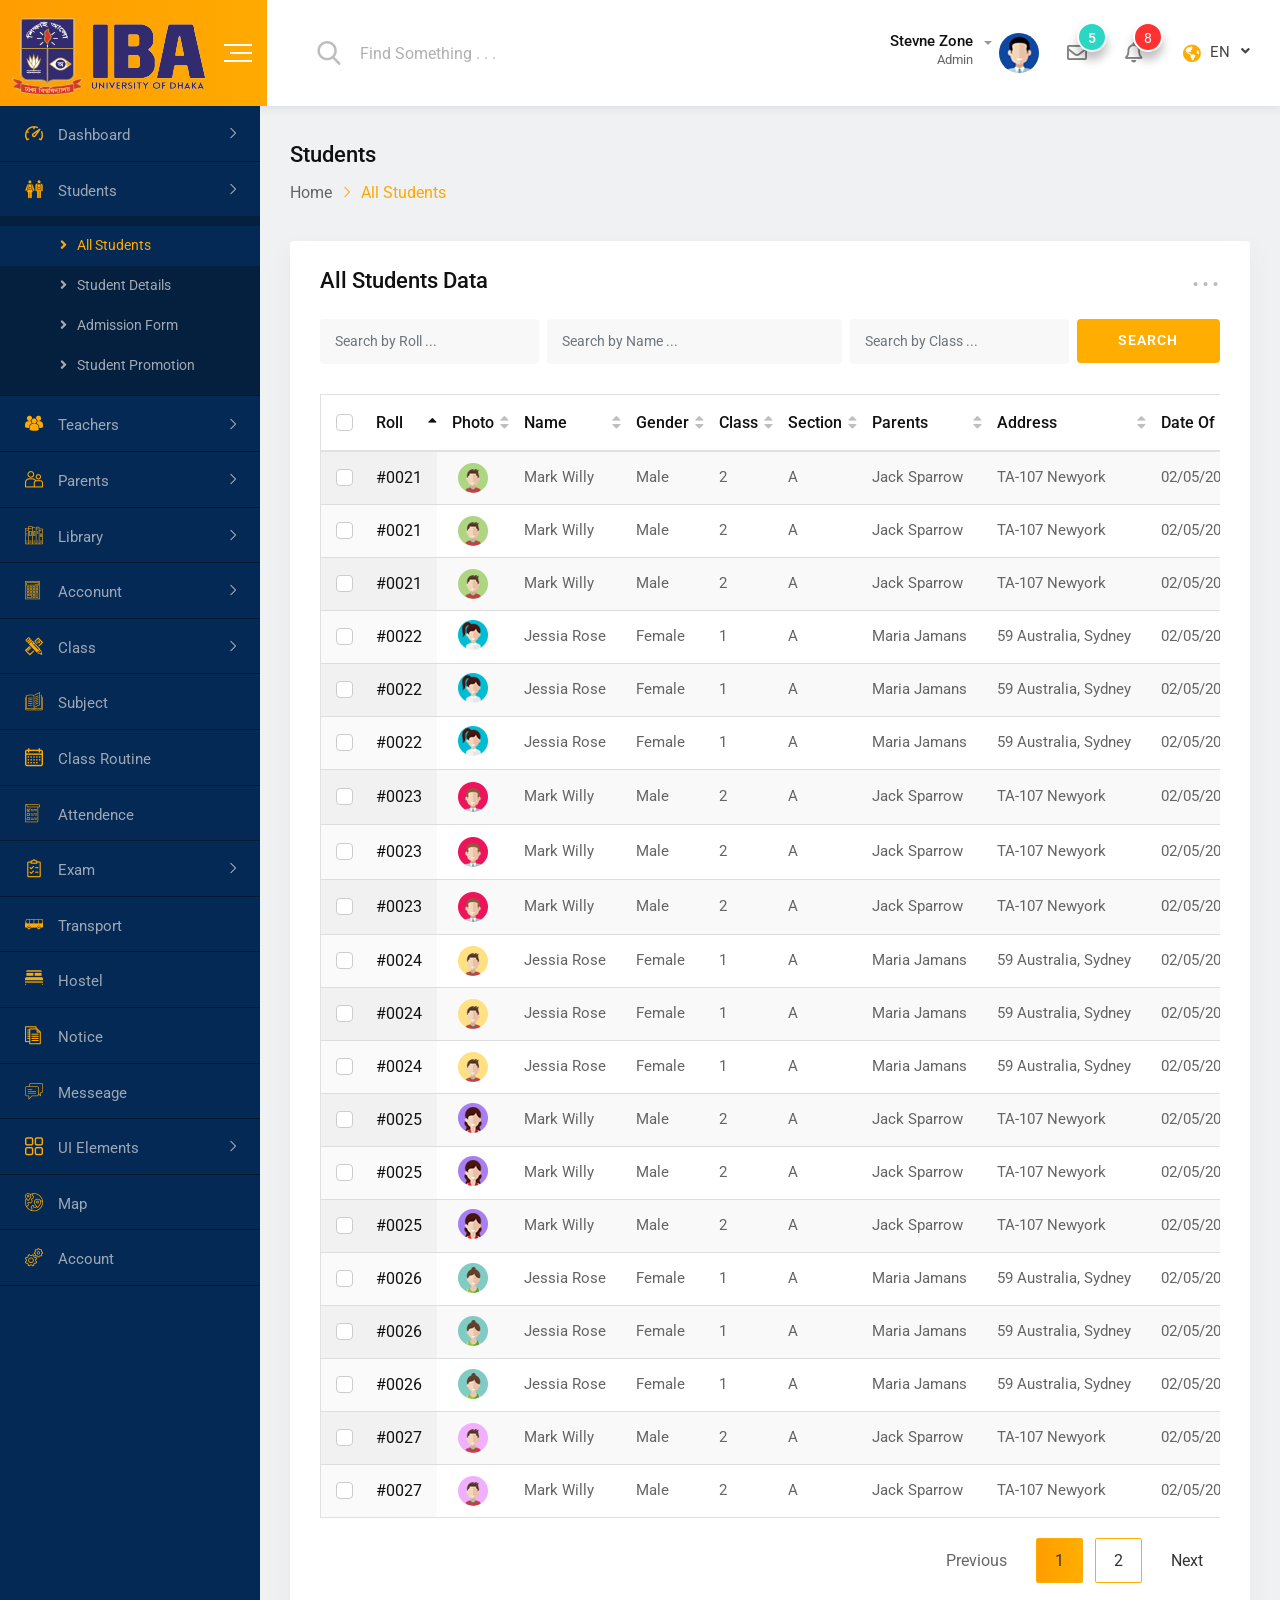
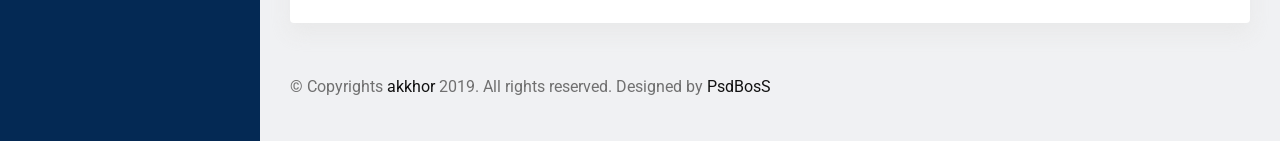
<file: all-student.html>
<!doctype html>
<html class="no-js" lang="">


<!-- Mirrored from www.radiustheme.com/demo/html/psdboss/akkhor/akkhor/all-student.html by HTTrack Website Copier/3.x [XR&CO'2014], Wed, 07 Jul 2021 11:38:55 GMT -->
<head>
    <meta charset="utf-8">
    <meta http-equiv="x-ua-compatible" content="ie=edge">
    <title>AKKHOR | All Students</title>
    <meta name="description" content="">
    <meta name="viewport" content="width=device-width, initial-scale=1">
    <!-- Favicon -->
    <link rel="shortcut icon" type="image/x-icon" href="img/favicon.png">
    <!-- Normalize CSS -->
    <link rel="stylesheet" href="css/normalize.css">
    <!-- Main CSS -->
    <link rel="stylesheet" href="css/main.css">
    <!-- Bootstrap CSS -->
    <link rel="stylesheet" href="css/bootstrap.min.css">
    <!-- Fontawesome CSS -->
    <link rel="stylesheet" href="css/all.min.css">
    <!-- Flaticon CSS -->
    <link rel="stylesheet" href="fonts/flaticon.css">
    <!-- Animate CSS -->
    <link rel="stylesheet" href="css/animate.min.css">
    <!-- Data Table CSS -->
    <link rel="stylesheet" href="css/jquery.dataTables.min.css">
    <!-- Custom CSS -->
    <link rel="stylesheet" href="style.css">
    <!-- Modernize js -->
    <script src="js/modernizr-3.6.0.min.js"></script>
</head>

<body>
    <!-- Preloader Start Here -->
    <div id="preloader"></div>
    <!-- Preloader End Here -->
    <div id="wrapper" class="wrapper bg-ash">
        <!-- Header Menu Area Start Here -->
        <div class="navbar navbar-expand-md header-menu-one bg-light">
            <div class="nav-bar-header-one">
                <div class="header-logo">
                    <a href="index.html">
                        <img src="img/logo.png" alt="logo">
                    </a>
                </div>
                  <div class="toggle-button sidebar-toggle">
                    <button type="button" class="item-link">
                        <span class="btn-icon-wrap">
                            <span></span>
                            <span></span>
                            <span></span>
                        </span>
                    </button>
                </div>
            </div>
            <div class="d-md-none mobile-nav-bar">
               <button class="navbar-toggler pulse-animation" type="button" data-toggle="collapse" data-target="#mobile-navbar" aria-expanded="false">
                    <i class="far fa-arrow-alt-circle-down"></i>
                </button>
                <button type="button" class="navbar-toggler sidebar-toggle-mobile">
                    <i class="fas fa-bars"></i>
                </button>
            </div>
            <div class="header-main-menu collapse navbar-collapse" id="mobile-navbar">
                <ul class="navbar-nav">
                    <li class="navbar-item header-search-bar">
                        <div class="input-group stylish-input-group">
                            <span class="input-group-addon">
                                <button type="submit">
                                    <span class="flaticon-search" aria-hidden="true"></span>
                                </button>
                            </span>
                            <input type="text" class="form-control" placeholder="Find Something . . .">
                        </div>
                    </li>
                </ul>
                <ul class="navbar-nav">
                    <li class="navbar-item dropdown header-admin">
                        <a class="navbar-nav-link dropdown-toggle" href="#" role="button" data-toggle="dropdown"
                            aria-expanded="false">
                            <div class="admin-title">
                                <h5 class="item-title">Stevne Zone</h5>
                                <span>Admin</span>
                            </div>
                            <div class="admin-img">
                                <img src="img/figure/admin.jpg" alt="Admin">
                            </div>
                        </a>
                        <div class="dropdown-menu dropdown-menu-right">
                            <div class="item-header">
                                <h6 class="item-title">Steven Zone</h6>
                            </div>
                            <div class="item-content">
                                <ul class="settings-list">
                                    <li><a href="#"><i class="flaticon-user"></i>My Profile</a></li>
                                    <li><a href="#"><i class="flaticon-list"></i>Task</a></li>
                                    <li><a href="#"><i class="flaticon-chat-comment-oval-speech-bubble-with-text-lines"></i>Message</a></li>
                                    <li><a href="#"><i class="flaticon-gear-loading"></i>Account Settings</a></li>
                                    <li><a href="login.html"><i class="flaticon-turn-off"></i>Log Out</a></li>
                                </ul>
                            </div>
                        </div>
                    </li>
                    <li class="navbar-item dropdown header-message">
                        <a class="navbar-nav-link dropdown-toggle" href="#" role="button" data-toggle="dropdown"
                            aria-expanded="false">
                            <i class="far fa-envelope"></i>
                            <div class="item-title d-md-none text-16 mg-l-10">Message</div>
                            <span>5</span>
                        </a>

                        <div class="dropdown-menu dropdown-menu-right">
                            <div class="item-header">
                                <h6 class="item-title">05 Message</h6>
                            </div>
                            <div class="item-content">
                                <div class="media">
                                    <div class="item-img bg-skyblue author-online">
                                        <img src="img/figure/student11.png" alt="img">
                                    </div>
                                    <div class="media-body space-sm">
                                        <div class="item-title">
                                            <a href="#">
                                                <span class="item-name">Maria Zaman</span> 
                                                <span class="item-time">18:30</span> 
                                            </a>  
                                        </div>
                                        <p>What is the reason of buy this item. 
                                        Is it usefull for me.....</p>
                                    </div>
                                </div>
                                <div class="media">
                                    <div class="item-img bg-yellow author-online">
                                        <img src="img/figure/student12.png" alt="img">
                                    </div>
                                    <div class="media-body space-sm">
                                        <div class="item-title">
                                            <a href="#">
                                                <span class="item-name">Benny Roy</span> 
                                                <span class="item-time">10:35</span> 
                                            </a>  
                                        </div>
                                        <p>What is the reason of buy this item. 
                                        Is it usefull for me.....</p>
                                    </div>
                                </div>
                                <div class="media">
                                    <div class="item-img bg-pink">
                                        <img src="img/figure/student13.png" alt="img">
                                    </div>
                                    <div class="media-body space-sm">
                                        <div class="item-title">
                                            <a href="#">
                                                <span class="item-name">Steven</span> 
                                                <span class="item-time">02:35</span> 
                                            </a>  
                                        </div>
                                        <p>What is the reason of buy this item. 
                                        Is it usefull for me.....</p>
                                    </div>
                                </div>
                                <div class="media">
                                    <div class="item-img bg-violet-blue">
                                        <img src="img/figure/student11.png" alt="img">
                                    </div>
                                    <div class="media-body space-sm">
                                        <div class="item-title">
                                            <a href="#">
                                                <span class="item-name">Joshep Joe</span> 
                                                <span class="item-time">12:35</span> 
                                            </a>  
                                        </div>
                                        <p>What is the reason of buy this item. 
                                        Is it usefull for me.....</p>
                                    </div>
                                </div>
                            </div>
                        </div>
                    </li>
                    <li class="navbar-item dropdown header-notification">
                        <a class="navbar-nav-link dropdown-toggle" href="#" role="button" data-toggle="dropdown"
                            aria-expanded="false">
                            <i class="far fa-bell"></i>
                            <div class="item-title d-md-none text-16 mg-l-10">Notification</div>
                            <span>8</span>
                        </a>

                        <div class="dropdown-menu dropdown-menu-right">
                            <div class="item-header">
                                <h6 class="item-title">03 Notifiacations</h6>
                            </div>
                            <div class="item-content">
                                <div class="media">
                                    <div class="item-icon bg-skyblue">
                                        <i class="fas fa-check"></i>
                                    </div>
                                    <div class="media-body space-sm">
                                        <div class="post-title">Complete Today Task</div>
                                        <span>1 Mins ago</span>
                                    </div>
                                </div>
                                <div class="media">
                                    <div class="item-icon bg-orange">
                                        <i class="fas fa-calendar-alt"></i>
                                    </div>
                                    <div class="media-body space-sm">
                                        <div class="post-title">Director Metting</div>
                                        <span>20 Mins ago</span>
                                    </div>
                                </div>
                                <div class="media">
                                    <div class="item-icon bg-violet-blue">
                                        <i class="fas fa-cogs"></i>
                                    </div>
                                    <div class="media-body space-sm">
                                        <div class="post-title">Update Password</div>
                                        <span>45 Mins ago</span>
                                    </div>
                                </div>
                            </div>
                        </div>
                    </li>
                     <li class="navbar-item dropdown header-language">
                        <a class="navbar-nav-link dropdown-toggle" href="#" role="button" 
                        data-toggle="dropdown" aria-expanded="false"><i class="fas fa-globe-americas"></i>EN</a>
                        <div class="dropdown-menu dropdown-menu-right">
                            <a class="dropdown-item" href="#">English</a>
                            <a class="dropdown-item" href="#">Spanish</a>
                            <a class="dropdown-item" href="#">Franchis</a>
                            <a class="dropdown-item" href="#">Chiness</a>
                        </div>
                    </li>
                </ul>
            </div>
        </div>
        <!-- Header Menu Area End Here -->
        <!-- Page Area Start Here -->
        <div class="dashboard-page-one">
            <!-- Sidebar Area Start Here -->
            <div class="sidebar-main sidebar-menu-one sidebar-expand-md sidebar-color">
               <div class="mobile-sidebar-header d-md-none">
                    <div class="header-logo">
                        <a href="index.html"><img src="img/logo1.png" alt="logo"></a>
                    </div>
               </div>
                <div class="sidebar-menu-content">
                    <ul class="nav nav-sidebar-menu sidebar-toggle-view">
                        <li class="nav-item sidebar-nav-item">
                            <a href="#" class="nav-link"><i class="flaticon-dashboard"></i><span>Dashboard</span></a>
                            <ul class="nav sub-group-menu">
                                <li class="nav-item">
                                    <a href="index.html" class="nav-link"><i class="fas fa-angle-right"></i>Admin</a>
                                </li>
                                <li class="nav-item">
                                    <a href="index3.html" class="nav-link"><i
                                            class="fas fa-angle-right"></i>Students</a>
                                </li>
                                <li class="nav-item">
                                    <a href="index4.html" class="nav-link"><i class="fas fa-angle-right"></i>Parents</a>
                                </li>
                                <li class="nav-item">
                                    <a href="index5.html" class="nav-link"><i
                                            class="fas fa-angle-right"></i>Teachers</a>
                                </li>
                            </ul>
                        </li>
                        <li class="nav-item sidebar-nav-item">
                            <a href="#" class="nav-link"><i class="flaticon-classmates"></i><span>Students</span></a>
                            <ul class="nav sub-group-menu sub-group-active">
                                <li class="nav-item">
                                    <a href="all-student.html" class="nav-link menu-active"><i class="fas fa-angle-right"></i>All
                                        Students</a>
                                </li>
                                <li class="nav-item">
                                    <a href="student-details.html" class="nav-link"><i
                                            class="fas fa-angle-right"></i>Student Details</a>
                                </li>
                                <li class="nav-item">
                                    <a href="admit-form.html" class="nav-link"><i
                                            class="fas fa-angle-right"></i>Admission Form</a>
                                </li>
                                <li class="nav-item">
                                    <a href="student-promotion.html" class="nav-link"><i
                                            class="fas fa-angle-right"></i>Student Promotion</a>
                                </li>
                            </ul>
                        </li>
                        <li class="nav-item sidebar-nav-item">
                            <a href="#" class="nav-link"><i
                                    class="flaticon-multiple-users-silhouette"></i><span>Teachers</span></a>
                            <ul class="nav sub-group-menu">
                                <li class="nav-item">
                                    <a href="all-teacher.html" class="nav-link"><i class="fas fa-angle-right"></i>All
                                        Teachers</a>
                                </li>
                                <li class="nav-item">
                                    <a href="teacher-details.html" class="nav-link"><i
                                            class="fas fa-angle-right"></i>Teacher Details</a>
                                </li>
                                <li class="nav-item">
                                    <a href="add-teacher.html" class="nav-link"><i class="fas fa-angle-right"></i>Add
                                        Teacher</a>
                                </li>
                                <li class="nav-item">
                                    <a href="teacher-payment.html" class="nav-link"><i
                                            class="fas fa-angle-right"></i>Payment</a>
                                </li>
                            </ul>
                        </li>
                        <li class="nav-item sidebar-nav-item">
                            <a href="#" class="nav-link"><i class="flaticon-couple"></i><span>Parents</span></a>
                            <ul class="nav sub-group-menu">
                                <li class="nav-item">
                                    <a href="all-parents.html" class="nav-link"><i class="fas fa-angle-right"></i>All
                                        Parents</a>
                                </li>
                                <li class="nav-item">
                                    <a href="parents-details.html" class="nav-link"><i
                                            class="fas fa-angle-right"></i>Parents Details</a>
                                </li>
                                <li class="nav-item">
                                    <a href="add-parents.html" class="nav-link"><i class="fas fa-angle-right"></i>Add
                                        Parent</a>
                                </li>
                            </ul>
                        </li>
                        <li class="nav-item sidebar-nav-item">
                            <a href="#" class="nav-link"><i class="flaticon-books"></i><span>Library</span></a>
                            <ul class="nav sub-group-menu">
                                <li class="nav-item">
                                    <a href="all-book.html" class="nav-link"><i class="fas fa-angle-right"></i>All
                                        Book</a>
                                </li>
                                <li class="nav-item">
                                    <a href="add-book.html" class="nav-link"><i class="fas fa-angle-right"></i>Add New
                                        Book</a>
                                </li>
                            </ul>
                        </li>
                        <li class="nav-item sidebar-nav-item">
                            <a href="#" class="nav-link"><i class="flaticon-technological"></i><span>Acconunt</span></a>
                            <ul class="nav sub-group-menu">
                                <li class="nav-item">
                                    <a href="all-fees.html" class="nav-link"><i class="fas fa-angle-right"></i>All Fees
                                        Collection</a>
                                </li>
                                <li class="nav-item">
                                    <a href="all-expense.html" class="nav-link"><i
                                            class="fas fa-angle-right"></i>Expenses</a>
                                </li>
                                <li class="nav-item">
                                    <a href="add-expense.html" class="nav-link"><i class="fas fa-angle-right"></i>Add
                                        Expenses</a>
                                </li>
                            </ul>
                        </li>
                        <li class="nav-item sidebar-nav-item">
                            <a href="#" class="nav-link"><i
                                    class="flaticon-maths-class-materials-cross-of-a-pencil-and-a-ruler"></i><span>Class</span></a>
                            <ul class="nav sub-group-menu">
                                <li class="nav-item">
                                    <a href="all-class.html" class="nav-link"><i class="fas fa-angle-right"></i>All
                                        Classes</a>
                                </li>
                                <li class="nav-item">
                                    <a href="add-class.html" class="nav-link"><i class="fas fa-angle-right"></i>Add New
                                        Class</a>
                                </li>
                            </ul>
                        </li>
                        <li class="nav-item">
                            <a href="all-subject.html" class="nav-link"><i
                                    class="flaticon-open-book"></i><span>Subject</span></a>
                        </li>
                        <li class="nav-item">
                            <a href="class-routine.html" class="nav-link"><i class="flaticon-calendar"></i><span>Class
                                    Routine</span></a>
                        </li>
                        <li class="nav-item">
                            <a href="student-attendence.html" class="nav-link"><i
                                    class="flaticon-checklist"></i><span>Attendence</span></a>
                        </li>
                        <li class="nav-item sidebar-nav-item">
                            <a href="#" class="nav-link"><i class="flaticon-shopping-list"></i><span>Exam</span></a>
                            <ul class="nav sub-group-menu">
                                <li class="nav-item">
                                    <a href="exam-schedule.html" class="nav-link"><i class="fas fa-angle-right"></i>Exam
                                        Schedule</a>
                                </li>
                                <li class="nav-item">
                                    <a href="exam-grade.html" class="nav-link"><i class="fas fa-angle-right"></i>Exam
                                        Grades</a>
                                </li>
                            </ul>
                        </li>
                        <li class="nav-item">
                            <a href="transport.html" class="nav-link"><i
                                    class="flaticon-bus-side-view"></i><span>Transport</span></a>
                        </li>
                        <li class="nav-item">
                            <a href="hostel.html" class="nav-link"><i class="flaticon-bed"></i><span>Hostel</span></a>
                        </li>
                        <li class="nav-item">
                            <a href="notice-board.html" class="nav-link"><i
                                    class="flaticon-script"></i><span>Notice</span></a>
                        </li>
                        <li class="nav-item">
                            <a href="messaging.html" class="nav-link"><i
                                    class="flaticon-chat"></i><span>Messeage</span></a>
                        </li>
                        <li class="nav-item sidebar-nav-item">
                            <a href="#" class="nav-link"><i class="flaticon-menu-1"></i><span>UI Elements</span></a>
                            <ul class="nav sub-group-menu">
                                <li class="nav-item">
                                    <a href="notification-alart.html" class="nav-link"><i class="fas fa-angle-right"></i>Alart</a>
                                </li>
                                <li class="nav-item">
                                    <a href="button.html" class="nav-link"><i class="fas fa-angle-right"></i>Button</a>
                                </li>
                                <li class="nav-item">
                                    <a href="grid.html" class="nav-link"><i class="fas fa-angle-right"></i>Grid</a>
                                </li>
                                <li class="nav-item">
                                    <a href="modal.html" class="nav-link"><i class="fas fa-angle-right"></i>Modal</a>
                                </li>
                                <li class="nav-item">
                                    <a href="progress-bar.html" class="nav-link"><i class="fas fa-angle-right"></i>Progress Bar</a>
                                </li>
                                <li class="nav-item">
                                    <a href="ui-tab.html" class="nav-link"><i class="fas fa-angle-right"></i>Tab</a>
                                </li>
                                <li class="nav-item">
                                    <a href="ui-widget.html" class="nav-link"><i
                                            class="fas fa-angle-right"></i>Widget</a>
                                </li>
                            </ul>
                        </li>
                        <li class="nav-item">
                            <a href="map.html" class="nav-link"><i
                                    class="flaticon-planet-earth"></i><span>Map</span></a>
                        </li>
                        <li class="nav-item">
                            <a href="account-settings.html" class="nav-link"><i
                                    class="flaticon-settings"></i><span>Account</span></a>
                        </li>
                    </ul>
                </div>
            </div>
            <!-- Sidebar Area End Here -->
            <div class="dashboard-content-one">
                <!-- Breadcubs Area Start Here -->
                <div class="breadcrumbs-area">
                    <h3>Students</h3>
                    <ul>
                        <li>
                            <a href="index.html">Home</a>
                        </li>
                        <li>All Students</li>
                    </ul>
                </div>
                <!-- Breadcubs Area End Here -->
                <!-- Student Table Area Start Here -->
                <div class="card height-auto">
                    <div class="card-body">
                        <div class="heading-layout1">
                            <div class="item-title">
                                <h3>All Students Data</h3>
                            </div>
                            <div class="dropdown">
                                <a class="dropdown-toggle" href="#" role="button" data-toggle="dropdown"
                                    aria-expanded="false">...</a>

                                <div class="dropdown-menu dropdown-menu-right">
                                    <a class="dropdown-item" href="#"><i
                                            class="fas fa-times text-orange-red"></i>Close</a>
                                    <a class="dropdown-item" href="#"><i
                                            class="fas fa-cogs text-dark-pastel-green"></i>Edit</a>
                                    <a class="dropdown-item" href="#"><i
                                            class="fas fa-redo-alt text-orange-peel"></i>Refresh</a>
                                </div>
                            </div>
                        </div>
                        <form class="mg-b-20">
                            <div class="row gutters-8">
                                <div class="col-3-xxxl col-xl-3 col-lg-3 col-12 form-group">
                                    <input type="text" placeholder="Search by Roll ..." class="form-control">
                                </div>
                                <div class="col-4-xxxl col-xl-4 col-lg-3 col-12 form-group">
                                    <input type="text" placeholder="Search by Name ..." class="form-control">
                                </div>
                                <div class="col-4-xxxl col-xl-3 col-lg-3 col-12 form-group">
                                    <input type="text" placeholder="Search by Class ..." class="form-control">
                                </div>
                                <div class="col-1-xxxl col-xl-2 col-lg-3 col-12 form-group">
                                    <button type="submit" class="fw-btn-fill btn-gradient-yellow">SEARCH</button>
                                </div>
                            </div>
                        </form>
                        <div class="table-responsive">
                            <table class="table display data-table text-nowrap">
                                <thead>
                                    <tr>
                                        <th>
                                            <div class="form-check">
                                                <input type="checkbox" class="form-check-input checkAll">
                                                <label class="form-check-label">Roll</label>
                                            </div>
                                        </th>
                                        <th>Photo</th>
                                        <th>Name</th>
                                        <th>Gender</th>
                                        <th>Class</th>
                                        <th>Section</th>
                                        <th>Parents</th>
                                        <th>Address</th>
                                        <th>Date Of Birth</th>
                                        <th>Phone</th>
                                        <th>E-mail</th>
                                        <th></th>
                                    </tr>
                                </thead>
                                <tbody>
                                    <tr>
                                        <td>
                                            <div class="form-check">
                                                <input type="checkbox" class="form-check-input">
                                                <label class="form-check-label">#0021</label>
                                            </div>
                                        </td>
                                        <td class="text-center"><img src="img/figure/student2.png" alt="student"></td>
                                        <td>Mark Willy</td>
                                        <td>Male</td>
                                        <td>2</td>
                                        <td>A</td>
                                        <td>Jack Sparrow </td>
                                        <td>TA-107 Newyork</td>
                                        <td>02/05/2001</td>
                                        <td>+ 123 9988568</td>
                                        <td>kazifahim93@gmail.com</td>
                                        <td>
                                            <div class="dropdown">
                                                <a href="#" class="dropdown-toggle" data-toggle="dropdown"
                                                    aria-expanded="false">
                                                    <span class="flaticon-more-button-of-three-dots"></span>
                                                </a>
                                                <div class="dropdown-menu dropdown-menu-right">
                                                    <a class="dropdown-item" href="#"><i
                                                            class="fas fa-times text-orange-red"></i>Close</a>
                                                    <a class="dropdown-item" href="#"><i
                                                            class="fas fa-cogs text-dark-pastel-green"></i>Edit</a>
                                                    <a class="dropdown-item" href="#"><i
                                                            class="fas fa-redo-alt text-orange-peel"></i>Refresh</a>
                                                </div>
                                            </div>
                                        </td>
                                    </tr>
                                    <tr>
                                        <td>
                                            <div class="form-check">
                                                <input type="checkbox" class="form-check-input">
                                                <label class="form-check-label">#0022</label>
                                            </div>
                                        </td>
                                        <td class="text-center"><img src="img/figure/student3.png" alt="student"></td>
                                        <td>Jessia Rose</td>
                                        <td>Female</td>
                                        <td>1</td>
                                        <td>A</td>
                                        <td>Maria Jamans</td>
                                        <td>59 Australia, Sydney</td>
                                        <td>02/05/2001</td>
                                        <td>+ 123 9988568</td>
                                        <td>kazifahim93@gmail.com</td>
                                        <td>
                                            <div class="dropdown">
                                                <a href="#" class="dropdown-toggle" data-toggle="dropdown"
                                                    aria-expanded="false">
                                                    <span class="flaticon-more-button-of-three-dots"></span>
                                                </a>
                                                <div class="dropdown-menu dropdown-menu-right">
                                                    <a class="dropdown-item" href="#"><i
                                                            class="fas fa-times text-orange-red"></i>Close</a>
                                                    <a class="dropdown-item" href="#"><i
                                                            class="fas fa-cogs text-dark-pastel-green"></i>Edit</a>
                                                    <a class="dropdown-item" href="#"><i
                                                            class="fas fa-redo-alt text-orange-peel"></i>Refresh</a>
                                                </div>
                                            </div>
                                        </td>
                                    </tr>
                                    <tr>
                                        <td>
                                            <div class="form-check">
                                                <input type="checkbox" class="form-check-input">
                                                <label class="form-check-label">#0023</label>
                                            </div>
                                        </td>
                                        <td class="text-center"><img src="img/figure/student4.png" alt="student"></td>
                                        <td>Mark Willy</td>
                                        <td>Male</td>
                                        <td>2</td>
                                        <td>A</td>
                                        <td>Jack Sparrow </td>
                                        <td>TA-107 Newyork</td>
                                        <td>02/05/2001</td>
                                        <td>+ 123 9988568</td>
                                        <td>kazifahim93@gmail.com</td>
                                        <td>
                                            <div class="dropdown">
                                                <a href="#" class="dropdown-toggle" data-toggle="dropdown"
                                                    aria-expanded="false">
                                                    <span class="flaticon-more-button-of-three-dots"></span>
                                                </a>
                                                <div class="dropdown-menu dropdown-menu-right">
                                                    <a class="dropdown-item" href="#"><i
                                                            class="fas fa-times text-orange-red"></i>Close</a>
                                                    <a class="dropdown-item" href="#"><i
                                                            class="fas fa-cogs text-dark-pastel-green"></i>Edit</a>
                                                    <a class="dropdown-item" href="#"><i
                                                            class="fas fa-redo-alt text-orange-peel"></i>Refresh</a>
                                                </div>
                                            </div>
                                        </td>
                                    </tr>
                                    <tr>
                                        <td>
                                            <div class="form-check">
                                                <input type="checkbox" class="form-check-input">
                                                <label class="form-check-label">#0024</label>
                                            </div>
                                        </td>
                                        <td class="text-center"><img src="img/figure/student5.png" alt="student"></td>
                                        <td>Jessia Rose</td>
                                        <td>Female</td>
                                        <td>1</td>
                                        <td>A</td>
                                        <td>Maria Jamans</td>
                                        <td>59 Australia, Sydney</td>
                                        <td>02/05/2001</td>
                                        <td>+ 123 9988568</td>
                                        <td>kazifahim93@gmail.com</td>
                                        <td>
                                            <div class="dropdown">
                                                <a href="#" class="dropdown-toggle" data-toggle="dropdown"
                                                    aria-expanded="false">
                                                    <span class="flaticon-more-button-of-three-dots"></span>
                                                </a>
                                                <div class="dropdown-menu dropdown-menu-right">
                                                    <a class="dropdown-item" href="#"><i
                                                            class="fas fa-times text-orange-red"></i>Close</a>
                                                    <a class="dropdown-item" href="#"><i
                                                            class="fas fa-cogs text-dark-pastel-green"></i>Edit</a>
                                                    <a class="dropdown-item" href="#"><i
                                                            class="fas fa-redo-alt text-orange-peel"></i>Refresh</a>
                                                </div>
                                            </div>
                                        </td>
                                    </tr>
                                    <tr>
                                        <td>
                                            <div class="form-check">
                                                <input type="checkbox" class="form-check-input">
                                                <label class="form-check-label">#0025</label>
                                            </div>
                                        </td>
                                        <td class="text-center"><img src="img/figure/student6.png" alt="student"></td>
                                        <td>Mark Willy</td>
                                        <td>Male</td>
                                        <td>2</td>
                                        <td>A</td>
                                        <td>Jack Sparrow </td>
                                        <td>TA-107 Newyork</td>
                                        <td>02/05/2001</td>
                                        <td>+ 123 9988568</td>
                                        <td>kazifahim93@gmail.com</td>
                                        <td>
                                            <div class="dropdown">
                                                <a href="#" class="dropdown-toggle" data-toggle="dropdown"
                                                    aria-expanded="false">
                                                    <span class="flaticon-more-button-of-three-dots"></span>
                                                </a>
                                                <div class="dropdown-menu dropdown-menu-right">
                                                    <a class="dropdown-item" href="#"><i
                                                            class="fas fa-times text-orange-red"></i>Close</a>
                                                    <a class="dropdown-item" href="#"><i
                                                            class="fas fa-cogs text-dark-pastel-green"></i>Edit</a>
                                                    <a class="dropdown-item" href="#"><i
                                                            class="fas fa-redo-alt text-orange-peel"></i>Refresh</a>
                                                </div>
                                            </div>
                                        </td>
                                    </tr>
                                    <tr>
                                        <td>
                                            <div class="form-check">
                                                <input type="checkbox" class="form-check-input">
                                                <label class="form-check-label">#0026</label>
                                            </div>
                                        </td>
                                        <td class="text-center"><img src="img/figure/student7.png" alt="student"></td>
                                        <td>Jessia Rose</td>
                                        <td>Female</td>
                                        <td>1</td>
                                        <td>A</td>
                                        <td>Maria Jamans</td>
                                        <td>59 Australia, Sydney</td>
                                        <td>02/05/2001</td>
                                        <td>+ 123 9988568</td>
                                        <td>kazifahim93@gmail.com</td>
                                        <td>
                                            <div class="dropdown">
                                                <a href="#" class="dropdown-toggle" data-toggle="dropdown"
                                                    aria-expanded="false">
                                                    <span class="flaticon-more-button-of-three-dots"></span>
                                                </a>
                                                <div class="dropdown-menu dropdown-menu-right">
                                                    <a class="dropdown-item" href="#"><i
                                                            class="fas fa-times text-orange-red"></i>Close</a>
                                                    <a class="dropdown-item" href="#"><i
                                                            class="fas fa-cogs text-dark-pastel-green"></i>Edit</a>
                                                    <a class="dropdown-item" href="#"><i
                                                            class="fas fa-redo-alt text-orange-peel"></i>Refresh</a>
                                                </div>
                                            </div>
                                        </td>
                                    </tr>
                                    <tr>
                                        <td>
                                            <div class="form-check">
                                                <input type="checkbox" class="form-check-input">
                                                <label class="form-check-label">#0027</label>
                                            </div>
                                        </td>
                                        <td class="text-center"><img src="img/figure/student8.png" alt="student"></td>
                                        <td>Mark Willy</td>
                                        <td>Male</td>
                                        <td>2</td>
                                        <td>A</td>
                                        <td>Jack Sparrow </td>
                                        <td>TA-107 Newyork</td>
                                        <td>02/05/2001</td>
                                        <td>+ 123 9988568</td>
                                        <td>kazifahim93@gmail.com</td>
                                        <td>
                                            <div class="dropdown">
                                                <a href="#" class="dropdown-toggle" data-toggle="dropdown"
                                                    aria-expanded="false">
                                                    <span class="flaticon-more-button-of-three-dots"></span>
                                                </a>
                                                <div class="dropdown-menu dropdown-menu-right">
                                                    <a class="dropdown-item" href="#"><i
                                                            class="fas fa-times text-orange-red"></i>Close</a>
                                                    <a class="dropdown-item" href="#"><i
                                                            class="fas fa-cogs text-dark-pastel-green"></i>Edit</a>
                                                    <a class="dropdown-item" href="#"><i
                                                            class="fas fa-redo-alt text-orange-peel"></i>Refresh</a>
                                                </div>
                                            </div>
                                        </td>
                                    </tr>
                                    <tr>
                                        <td>
                                            <div class="form-check">
                                                <input type="checkbox" class="form-check-input">
                                                <label class="form-check-label">#0028</label>
                                            </div>
                                        </td>
                                        <td class="text-center"><img src="img/figure/student9.png" alt="student"></td>
                                        <td>Jessia Rose</td>
                                        <td>Female</td>
                                        <td>1</td>
                                        <td>A</td>
                                        <td>Maria Jamans</td>
                                        <td>59 Australia, Sydney</td>
                                        <td>02/05/2001</td>
                                        <td>+ 123 9988568</td>
                                        <td>kazifahim93@gmail.com</td>
                                        <td>
                                            <div class="dropdown">
                                                <a href="#" class="dropdown-toggle" data-toggle="dropdown"
                                                    aria-expanded="false">
                                                    <span class="flaticon-more-button-of-three-dots"></span>
                                                </a>
                                                <div class="dropdown-menu dropdown-menu-right">
                                                    <a class="dropdown-item" href="#"><i
                                                            class="fas fa-times text-orange-red"></i>Close</a>
                                                    <a class="dropdown-item" href="#"><i
                                                            class="fas fa-cogs text-dark-pastel-green"></i>Edit</a>
                                                    <a class="dropdown-item" href="#"><i
                                                            class="fas fa-redo-alt text-orange-peel"></i>Refresh</a>
                                                </div>
                                            </div>
                                        </td>
                                    </tr>
                                    <tr>
                                        <td>
                                            <div class="form-check">
                                                <input type="checkbox" class="form-check-input">
                                                <label class="form-check-label">#0029</label>
                                            </div>
                                        </td>
                                        <td class="text-center"><img src="img/figure/student10.png" alt="student"></td>
                                        <td>Mark Willy</td>
                                        <td>Male</td>
                                        <td>2</td>
                                        <td>A</td>
                                        <td>Jack Sparrow </td>
                                        <td>TA-107 Newyork</td>
                                        <td>02/05/2001</td>
                                        <td>+ 123 9988568</td>
                                        <td>kazifahim93@gmail.com</td>
                                        <td>
                                            <div class="dropdown">
                                                <a href="#" class="dropdown-toggle" data-toggle="dropdown"
                                                    aria-expanded="false">
                                                    <span class="flaticon-more-button-of-three-dots"></span>
                                                </a>
                                                <div class="dropdown-menu dropdown-menu-right">
                                                    <a class="dropdown-item" href="#"><i
                                                            class="fas fa-times text-orange-red"></i>Close</a>
                                                    <a class="dropdown-item" href="#"><i
                                                            class="fas fa-cogs text-dark-pastel-green"></i>Edit</a>
                                                    <a class="dropdown-item" href="#"><i
                                                            class="fas fa-redo-alt text-orange-peel"></i>Refresh</a>
                                                </div>
                                            </div>
                                        </td>
                                    </tr>
                                    <tr>
                                        <td>
                                            <div class="form-check">
                                                <input type="checkbox" class="form-check-input">
                                                <label class="form-check-label">#0030</label>
                                            </div>
                                        </td>
                                        <td class="text-center"><img src="img/figure/student6.png" alt="student"></td>
                                        <td>Jessia Rose</td>
                                        <td>Female</td>
                                        <td>1</td>
                                        <td>A</td>
                                        <td>Maria Jamans</td>
                                        <td>59 Australia, Sydney</td>
                                        <td>02/05/2001</td>
                                        <td>+ 123 9988568</td>
                                        <td>kazifahim93@gmail.com</td>
                                        <td>
                                            <div class="dropdown">
                                                <a href="#" class="dropdown-toggle" data-toggle="dropdown"
                                                    aria-expanded="false">
                                                    <span class="flaticon-more-button-of-three-dots"></span>
                                                </a>
                                                <div class="dropdown-menu dropdown-menu-right">
                                                    <a class="dropdown-item" href="#"><i
                                                            class="fas fa-times text-orange-red"></i>Close</a>
                                                    <a class="dropdown-item" href="#"><i
                                                            class="fas fa-cogs text-dark-pastel-green"></i>Edit</a>
                                                    <a class="dropdown-item" href="#"><i
                                                            class="fas fa-redo-alt text-orange-peel"></i>Refresh</a>
                                                </div>
                                            </div>
                                        </td>
                                    </tr>
                                    <tr>
                                        <td>
                                            <div class="form-check">
                                                <input type="checkbox" class="form-check-input">
                                                <label class="form-check-label">#0021</label>
                                            </div>
                                        </td>
                                        <td class="text-center"><img src="img/figure/student2.png" alt="student"></td>
                                        <td>Mark Willy</td>
                                        <td>Male</td>
                                        <td>2</td>
                                        <td>A</td>
                                        <td>Jack Sparrow </td>
                                        <td>TA-107 Newyork</td>
                                        <td>02/05/2001</td>
                                        <td>+ 123 9988568</td>
                                        <td>kazifahim93@gmail.com</td>
                                        <td>
                                            <div class="dropdown">
                                                <a href="#" class="dropdown-toggle" data-toggle="dropdown"
                                                    aria-expanded="false">
                                                    <span class="flaticon-more-button-of-three-dots"></span>
                                                </a>
                                                <div class="dropdown-menu dropdown-menu-right">
                                                    <a class="dropdown-item" href="#"><i
                                                            class="fas fa-times text-orange-red"></i>Close</a>
                                                    <a class="dropdown-item" href="#"><i
                                                            class="fas fa-cogs text-dark-pastel-green"></i>Edit</a>
                                                    <a class="dropdown-item" href="#"><i
                                                            class="fas fa-redo-alt text-orange-peel"></i>Refresh</a>
                                                </div>
                                            </div>
                                        </td>
                                    </tr>
                                    <tr>
                                        <td>
                                            <div class="form-check">
                                                <input type="checkbox" class="form-check-input">
                                                <label class="form-check-label">#0022</label>
                                            </div>
                                        </td>
                                        <td class="text-center"><img src="img/figure/student3.png" alt="student"></td>
                                        <td>Jessia Rose</td>
                                        <td>Female</td>
                                        <td>1</td>
                                        <td>A</td>
                                        <td>Maria Jamans</td>
                                        <td>59 Australia, Sydney</td>
                                        <td>02/05/2001</td>
                                        <td>+ 123 9988568</td>
                                        <td>kazifahim93@gmail.com</td>
                                        <td>
                                            <div class="dropdown">
                                                <a href="#" class="dropdown-toggle" data-toggle="dropdown"
                                                    aria-expanded="false">
                                                    <span class="flaticon-more-button-of-three-dots"></span>
                                                </a>
                                                <div class="dropdown-menu dropdown-menu-right">
                                                    <a class="dropdown-item" href="#"><i
                                                            class="fas fa-times text-orange-red"></i>Close</a>
                                                    <a class="dropdown-item" href="#"><i
                                                            class="fas fa-cogs text-dark-pastel-green"></i>Edit</a>
                                                    <a class="dropdown-item" href="#"><i
                                                            class="fas fa-redo-alt text-orange-peel"></i>Refresh</a>
                                                </div>
                                            </div>
                                        </td>
                                    </tr>
                                    <tr>
                                        <td>
                                            <div class="form-check">
                                                <input type="checkbox" class="form-check-input">
                                                <label class="form-check-label">#0023</label>
                                            </div>
                                        </td>
                                        <td class="text-center"><img src="img/figure/student4.png" alt="student"></td>
                                        <td>Mark Willy</td>
                                        <td>Male</td>
                                        <td>2</td>
                                        <td>A</td>
                                        <td>Jack Sparrow </td>
                                        <td>TA-107 Newyork</td>
                                        <td>02/05/2001</td>
                                        <td>+ 123 9988568</td>
                                        <td>kazifahim93@gmail.com</td>
                                        <td>
                                            <div class="dropdown">
                                                <a href="#" class="dropdown-toggle" data-toggle="dropdown"
                                                    aria-expanded="false">
                                                    <span class="flaticon-more-button-of-three-dots"></span>
                                                </a>
                                                <div class="dropdown-menu dropdown-menu-right">
                                                    <a class="dropdown-item" href="#"><i
                                                            class="fas fa-times text-orange-red"></i>Close</a>
                                                    <a class="dropdown-item" href="#"><i
                                                            class="fas fa-cogs text-dark-pastel-green"></i>Edit</a>
                                                    <a class="dropdown-item" href="#"><i
                                                            class="fas fa-redo-alt text-orange-peel"></i>Refresh</a>
                                                </div>
                                            </div>
                                        </td>
                                    </tr>
                                    <tr>
                                        <td>
                                            <div class="form-check">
                                                <input type="checkbox" class="form-check-input">
                                                <label class="form-check-label">#0024</label>
                                            </div>
                                        </td>
                                        <td class="text-center"><img src="img/figure/student5.png" alt="student"></td>
                                        <td>Jessia Rose</td>
                                        <td>Female</td>
                                        <td>1</td>
                                        <td>A</td>
                                        <td>Maria Jamans</td>
                                        <td>59 Australia, Sydney</td>
                                        <td>02/05/2001</td>
                                        <td>+ 123 9988568</td>
                                        <td>kazifahim93@gmail.com</td>
                                        <td>
                                            <div class="dropdown">
                                                <a href="#" class="dropdown-toggle" data-toggle="dropdown"
                                                    aria-expanded="false">
                                                    <span class="flaticon-more-button-of-three-dots"></span>
                                                </a>
                                                <div class="dropdown-menu dropdown-menu-right">
                                                    <a class="dropdown-item" href="#"><i
                                                            class="fas fa-times text-orange-red"></i>Close</a>
                                                    <a class="dropdown-item" href="#"><i
                                                            class="fas fa-cogs text-dark-pastel-green"></i>Edit</a>
                                                    <a class="dropdown-item" href="#"><i
                                                            class="fas fa-redo-alt text-orange-peel"></i>Refresh</a>
                                                </div>
                                            </div>
                                        </td>
                                    </tr>
                                    <tr>
                                        <td>
                                            <div class="form-check">
                                                <input type="checkbox" class="form-check-input">
                                                <label class="form-check-label">#0025</label>
                                            </div>
                                        </td>
                                        <td class="text-center"><img src="img/figure/student6.png" alt="student"></td>
                                        <td>Mark Willy</td>
                                        <td>Male</td>
                                        <td>2</td>
                                        <td>A</td>
                                        <td>Jack Sparrow </td>
                                        <td>TA-107 Newyork</td>
                                        <td>02/05/2001</td>
                                        <td>+ 123 9988568</td>
                                        <td>kazifahim93@gmail.com</td>
                                        <td>
                                            <div class="dropdown">
                                                <a href="#" class="dropdown-toggle" data-toggle="dropdown"
                                                    aria-expanded="false">
                                                    <span class="flaticon-more-button-of-three-dots"></span>
                                                </a>
                                                <div class="dropdown-menu dropdown-menu-right">
                                                    <a class="dropdown-item" href="#"><i
                                                            class="fas fa-times text-orange-red"></i>Close</a>
                                                    <a class="dropdown-item" href="#"><i
                                                            class="fas fa-cogs text-dark-pastel-green"></i>Edit</a>
                                                    <a class="dropdown-item" href="#"><i
                                                            class="fas fa-redo-alt text-orange-peel"></i>Refresh</a>
                                                </div>
                                            </div>
                                        </td>
                                    </tr>
                                    <tr>
                                        <td>
                                            <div class="form-check">
                                                <input type="checkbox" class="form-check-input">
                                                <label class="form-check-label">#0026</label>
                                            </div>
                                        </td>
                                        <td class="text-center"><img src="img/figure/student7.png" alt="student"></td>
                                        <td>Jessia Rose</td>
                                        <td>Female</td>
                                        <td>1</td>
                                        <td>A</td>
                                        <td>Maria Jamans</td>
                                        <td>59 Australia, Sydney</td>
                                        <td>02/05/2001</td>
                                        <td>+ 123 9988568</td>
                                        <td>kazifahim93@gmail.com</td>
                                        <td>
                                            <div class="dropdown">
                                                <a href="#" class="dropdown-toggle" data-toggle="dropdown"
                                                    aria-expanded="false">
                                                    <span class="flaticon-more-button-of-three-dots"></span>
                                                </a>
                                                <div class="dropdown-menu dropdown-menu-right">
                                                    <a class="dropdown-item" href="#"><i
                                                            class="fas fa-times text-orange-red"></i>Close</a>
                                                    <a class="dropdown-item" href="#"><i
                                                            class="fas fa-cogs text-dark-pastel-green"></i>Edit</a>
                                                    <a class="dropdown-item" href="#"><i
                                                            class="fas fa-redo-alt text-orange-peel"></i>Refresh</a>
                                                </div>
                                            </div>
                                        </td>
                                    </tr>
                                    <tr>
                                        <td>
                                            <div class="form-check">
                                                <input type="checkbox" class="form-check-input">
                                                <label class="form-check-label">#0027</label>
                                            </div>
                                        </td>
                                        <td class="text-center"><img src="img/figure/student8.png" alt="student"></td>
                                        <td>Mark Willy</td>
                                        <td>Male</td>
                                        <td>2</td>
                                        <td>A</td>
                                        <td>Jack Sparrow </td>
                                        <td>TA-107 Newyork</td>
                                        <td>02/05/2001</td>
                                        <td>+ 123 9988568</td>
                                        <td>kazifahim93@gmail.com</td>
                                        <td>
                                            <div class="dropdown">
                                                <a href="#" class="dropdown-toggle" data-toggle="dropdown"
                                                    aria-expanded="false">
                                                    <span class="flaticon-more-button-of-three-dots"></span>
                                                </a>
                                                <div class="dropdown-menu dropdown-menu-right">
                                                    <a class="dropdown-item" href="#"><i
                                                            class="fas fa-times text-orange-red"></i>Close</a>
                                                    <a class="dropdown-item" href="#"><i
                                                            class="fas fa-cogs text-dark-pastel-green"></i>Edit</a>
                                                    <a class="dropdown-item" href="#"><i
                                                            class="fas fa-redo-alt text-orange-peel"></i>Refresh</a>
                                                </div>
                                            </div>
                                        </td>
                                    </tr>
                                    <tr>
                                        <td>
                                            <div class="form-check">
                                                <input type="checkbox" class="form-check-input">
                                                <label class="form-check-label">#0028</label>
                                            </div>
                                        </td>
                                        <td class="text-center"><img src="img/figure/student9.png" alt="student"></td>
                                        <td>Jessia Rose</td>
                                        <td>Female</td>
                                        <td>1</td>
                                        <td>A</td>
                                        <td>Maria Jamans</td>
                                        <td>59 Australia, Sydney</td>
                                        <td>02/05/2001</td>
                                        <td>+ 123 9988568</td>
                                        <td>kazifahim93@gmail.com</td>
                                        <td>
                                            <div class="dropdown">
                                                <a href="#" class="dropdown-toggle" data-toggle="dropdown"
                                                    aria-expanded="false">
                                                    <span class="flaticon-more-button-of-three-dots"></span>
                                                </a>
                                                <div class="dropdown-menu dropdown-menu-right">
                                                    <a class="dropdown-item" href="#"><i
                                                            class="fas fa-times text-orange-red"></i>Close</a>
                                                    <a class="dropdown-item" href="#"><i
                                                            class="fas fa-cogs text-dark-pastel-green"></i>Edit</a>
                                                    <a class="dropdown-item" href="#"><i
                                                            class="fas fa-redo-alt text-orange-peel"></i>Refresh</a>
                                                </div>
                                            </div>
                                        </td>
                                    </tr>
                                    <tr>
                                        <td>
                                            <div class="form-check">
                                                <input type="checkbox" class="form-check-input">
                                                <label class="form-check-label">#0029</label>
                                            </div>
                                        </td>
                                        <td class="text-center"><img src="img/figure/student10.png" alt="student"></td>
                                        <td>Mark Willy</td>
                                        <td>Male</td>
                                        <td>2</td>
                                        <td>A</td>
                                        <td>Jack Sparrow </td>
                                        <td>TA-107 Newyork</td>
                                        <td>02/05/2001</td>
                                        <td>+ 123 9988568</td>
                                        <td>kazifahim93@gmail.com</td>
                                        <td>
                                            <div class="dropdown">
                                                <a href="#" class="dropdown-toggle" data-toggle="dropdown"
                                                    aria-expanded="false">
                                                    <span class="flaticon-more-button-of-three-dots"></span>
                                                </a>
                                                <div class="dropdown-menu dropdown-menu-right">
                                                    <a class="dropdown-item" href="#"><i
                                                            class="fas fa-times text-orange-red"></i>Close</a>
                                                    <a class="dropdown-item" href="#"><i
                                                            class="fas fa-cogs text-dark-pastel-green"></i>Edit</a>
                                                    <a class="dropdown-item" href="#"><i
                                                            class="fas fa-redo-alt text-orange-peel"></i>Refresh</a>
                                                </div>
                                            </div>
                                        </td>
                                    </tr>
                                    <tr>
                                        <td>
                                            <div class="form-check">
                                                <input type="checkbox" class="form-check-input">
                                                <label class="form-check-label">#0030</label>
                                            </div>
                                        </td>
                                        <td class="text-center"><img src="img/figure/student6.png" alt="student"></td>
                                        <td>Jessia Rose</td>
                                        <td>Female</td>
                                        <td>1</td>
                                        <td>A</td>
                                        <td>Maria Jamans</td>
                                        <td>59 Australia, Sydney</td>
                                        <td>02/05/2001</td>
                                        <td>+ 123 9988568</td>
                                        <td>kazifahim93@gmail.com</td>
                                        <td>
                                            <div class="dropdown">
                                                <a href="#" class="dropdown-toggle" data-toggle="dropdown"
                                                    aria-expanded="false">
                                                    <span class="flaticon-more-button-of-three-dots"></span>
                                                </a>
                                                <div class="dropdown-menu dropdown-menu-right">
                                                    <a class="dropdown-item" href="#"><i
                                                            class="fas fa-times text-orange-red"></i>Close</a>
                                                    <a class="dropdown-item" href="#"><i
                                                            class="fas fa-cogs text-dark-pastel-green"></i>Edit</a>
                                                    <a class="dropdown-item" href="#"><i
                                                            class="fas fa-redo-alt text-orange-peel"></i>Refresh</a>
                                                </div>
                                            </div>
                                        </td>
                                    </tr>
                                    <tr>
                                        <td>
                                            <div class="form-check">
                                                <input type="checkbox" class="form-check-input">
                                                <label class="form-check-label">#0021</label>
                                            </div>
                                        </td>
                                        <td class="text-center"><img src="img/figure/student2.png" alt="student"></td>
                                        <td>Mark Willy</td>
                                        <td>Male</td>
                                        <td>2</td>
                                        <td>A</td>
                                        <td>Jack Sparrow </td>
                                        <td>TA-107 Newyork</td>
                                        <td>02/05/2001</td>
                                        <td>+ 123 9988568</td>
                                        <td>kazifahim93@gmail.com</td>
                                        <td>
                                            <div class="dropdown">
                                                <a href="#" class="dropdown-toggle" data-toggle="dropdown"
                                                    aria-expanded="false">
                                                    <span class="flaticon-more-button-of-three-dots"></span>
                                                </a>
                                                <div class="dropdown-menu dropdown-menu-right">
                                                    <a class="dropdown-item" href="#"><i
                                                            class="fas fa-times text-orange-red"></i>Close</a>
                                                    <a class="dropdown-item" href="#"><i
                                                            class="fas fa-cogs text-dark-pastel-green"></i>Edit</a>
                                                    <a class="dropdown-item" href="#"><i
                                                            class="fas fa-redo-alt text-orange-peel"></i>Refresh</a>
                                                </div>
                                            </div>
                                        </td>
                                    </tr>
                                    <tr>
                                        <td>
                                            <div class="form-check">
                                                <input type="checkbox" class="form-check-input">
                                                <label class="form-check-label">#0022</label>
                                            </div>
                                        </td>
                                        <td class="text-center"><img src="img/figure/student3.png" alt="student"></td>
                                        <td>Jessia Rose</td>
                                        <td>Female</td>
                                        <td>1</td>
                                        <td>A</td>
                                        <td>Maria Jamans</td>
                                        <td>59 Australia, Sydney</td>
                                        <td>02/05/2001</td>
                                        <td>+ 123 9988568</td>
                                        <td>kazifahim93@gmail.com</td>
                                        <td>
                                            <div class="dropdown">
                                                <a href="#" class="dropdown-toggle" data-toggle="dropdown"
                                                    aria-expanded="false">
                                                    <span class="flaticon-more-button-of-three-dots"></span>
                                                </a>
                                                <div class="dropdown-menu dropdown-menu-right">
                                                    <a class="dropdown-item" href="#"><i
                                                            class="fas fa-times text-orange-red"></i>Close</a>
                                                    <a class="dropdown-item" href="#"><i
                                                            class="fas fa-cogs text-dark-pastel-green"></i>Edit</a>
                                                    <a class="dropdown-item" href="#"><i
                                                            class="fas fa-redo-alt text-orange-peel"></i>Refresh</a>
                                                </div>
                                            </div>
                                        </td>
                                    </tr>
                                    <tr>
                                        <td>
                                            <div class="form-check">
                                                <input type="checkbox" class="form-check-input">
                                                <label class="form-check-label">#0023</label>
                                            </div>
                                        </td>
                                        <td class="text-center"><img src="img/figure/student4.png" alt="student"></td>
                                        <td>Mark Willy</td>
                                        <td>Male</td>
                                        <td>2</td>
                                        <td>A</td>
                                        <td>Jack Sparrow </td>
                                        <td>TA-107 Newyork</td>
                                        <td>02/05/2001</td>
                                        <td>+ 123 9988568</td>
                                        <td>kazifahim93@gmail.com</td>
                                        <td>
                                            <div class="dropdown">
                                                <a href="#" class="dropdown-toggle" data-toggle="dropdown"
                                                    aria-expanded="false">
                                                    <span class="flaticon-more-button-of-three-dots"></span>
                                                </a>
                                                <div class="dropdown-menu dropdown-menu-right">
                                                    <a class="dropdown-item" href="#"><i
                                                            class="fas fa-times text-orange-red"></i>Close</a>
                                                    <a class="dropdown-item" href="#"><i
                                                            class="fas fa-cogs text-dark-pastel-green"></i>Edit</a>
                                                    <a class="dropdown-item" href="#"><i
                                                            class="fas fa-redo-alt text-orange-peel"></i>Refresh</a>
                                                </div>
                                            </div>
                                        </td>
                                    </tr>
                                    <tr>
                                        <td>
                                            <div class="form-check">
                                                <input type="checkbox" class="form-check-input">
                                                <label class="form-check-label">#0024</label>
                                            </div>
                                        </td>
                                        <td class="text-center"><img src="img/figure/student5.png" alt="student"></td>
                                        <td>Jessia Rose</td>
                                        <td>Female</td>
                                        <td>1</td>
                                        <td>A</td>
                                        <td>Maria Jamans</td>
                                        <td>59 Australia, Sydney</td>
                                        <td>02/05/2001</td>
                                        <td>+ 123 9988568</td>
                                        <td>kazifahim93@gmail.com</td>
                                        <td>
                                            <div class="dropdown">
                                                <a href="#" class="dropdown-toggle" data-toggle="dropdown"
                                                    aria-expanded="false">
                                                    <span class="flaticon-more-button-of-three-dots"></span>
                                                </a>
                                                <div class="dropdown-menu dropdown-menu-right">
                                                    <a class="dropdown-item" href="#"><i
                                                            class="fas fa-times text-orange-red"></i>Close</a>
                                                    <a class="dropdown-item" href="#"><i
                                                            class="fas fa-cogs text-dark-pastel-green"></i>Edit</a>
                                                    <a class="dropdown-item" href="#"><i
                                                            class="fas fa-redo-alt text-orange-peel"></i>Refresh</a>
                                                </div>
                                            </div>
                                        </td>
                                    </tr>
                                    <tr>
                                        <td>
                                            <div class="form-check">
                                                <input type="checkbox" class="form-check-input">
                                                <label class="form-check-label">#0025</label>
                                            </div>
                                        </td>
                                        <td class="text-center"><img src="img/figure/student6.png" alt="student"></td>
                                        <td>Mark Willy</td>
                                        <td>Male</td>
                                        <td>2</td>
                                        <td>A</td>
                                        <td>Jack Sparrow </td>
                                        <td>TA-107 Newyork</td>
                                        <td>02/05/2001</td>
                                        <td>+ 123 9988568</td>
                                        <td>kazifahim93@gmail.com</td>
                                        <td>
                                            <div class="dropdown">
                                                <a href="#" class="dropdown-toggle" data-toggle="dropdown"
                                                    aria-expanded="false">
                                                    <span class="flaticon-more-button-of-three-dots"></span>
                                                </a>
                                                <div class="dropdown-menu dropdown-menu-right">
                                                    <a class="dropdown-item" href="#"><i
                                                            class="fas fa-times text-orange-red"></i>Close</a>
                                                    <a class="dropdown-item" href="#"><i
                                                            class="fas fa-cogs text-dark-pastel-green"></i>Edit</a>
                                                    <a class="dropdown-item" href="#"><i
                                                            class="fas fa-redo-alt text-orange-peel"></i>Refresh</a>
                                                </div>
                                            </div>
                                        </td>
                                    </tr>
                                    <tr>
                                        <td>
                                            <div class="form-check">
                                                <input type="checkbox" class="form-check-input">
                                                <label class="form-check-label">#0026</label>
                                            </div>
                                        </td>
                                        <td class="text-center"><img src="img/figure/student7.png" alt="student"></td>
                                        <td>Jessia Rose</td>
                                        <td>Female</td>
                                        <td>1</td>
                                        <td>A</td>
                                        <td>Maria Jamans</td>
                                        <td>59 Australia, Sydney</td>
                                        <td>02/05/2001</td>
                                        <td>+ 123 9988568</td>
                                        <td>kazifahim93@gmail.com</td>
                                        <td>
                                            <div class="dropdown">
                                                <a href="#" class="dropdown-toggle" data-toggle="dropdown"
                                                    aria-expanded="false">
                                                    <span class="flaticon-more-button-of-three-dots"></span>
                                                </a>
                                                <div class="dropdown-menu dropdown-menu-right">
                                                    <a class="dropdown-item" href="#"><i
                                                            class="fas fa-times text-orange-red"></i>Close</a>
                                                    <a class="dropdown-item" href="#"><i
                                                            class="fas fa-cogs text-dark-pastel-green"></i>Edit</a>
                                                    <a class="dropdown-item" href="#"><i
                                                            class="fas fa-redo-alt text-orange-peel"></i>Refresh</a>
                                                </div>
                                            </div>
                                        </td>
                                    </tr>
                                    <tr>
                                        <td>
                                            <div class="form-check">
                                                <input type="checkbox" class="form-check-input">
                                                <label class="form-check-label">#0027</label>
                                            </div>
                                        </td>
                                        <td class="text-center"><img src="img/figure/student8.png" alt="student"></td>
                                        <td>Mark Willy</td>
                                        <td>Male</td>
                                        <td>2</td>
                                        <td>A</td>
                                        <td>Jack Sparrow </td>
                                        <td>TA-107 Newyork</td>
                                        <td>02/05/2001</td>
                                        <td>+ 123 9988568</td>
                                        <td>kazifahim93@gmail.com</td>
                                        <td>
                                            <div class="dropdown">
                                                <a href="#" class="dropdown-toggle" data-toggle="dropdown"
                                                    aria-expanded="false">
                                                    <span class="flaticon-more-button-of-three-dots"></span>
                                                </a>
                                                <div class="dropdown-menu dropdown-menu-right">
                                                    <a class="dropdown-item" href="#"><i
                                                            class="fas fa-times text-orange-red"></i>Close</a>
                                                    <a class="dropdown-item" href="#"><i
                                                            class="fas fa-cogs text-dark-pastel-green"></i>Edit</a>
                                                    <a class="dropdown-item" href="#"><i
                                                            class="fas fa-redo-alt text-orange-peel"></i>Refresh</a>
                                                </div>
                                            </div>
                                        </td>
                                    </tr>
                                    <tr>
                                        <td>
                                            <div class="form-check">
                                                <input type="checkbox" class="form-check-input">
                                                <label class="form-check-label">#0028</label>
                                            </div>
                                        </td>
                                        <td class="text-center"><img src="img/figure/student9.png" alt="student"></td>
                                        <td>Jessia Rose</td>
                                        <td>Female</td>
                                        <td>1</td>
                                        <td>A</td>
                                        <td>Maria Jamans</td>
                                        <td>59 Australia, Sydney</td>
                                        <td>02/05/2001</td>
                                        <td>+ 123 9988568</td>
                                        <td>kazifahim93@gmail.com</td>
                                        <td>
                                            <div class="dropdown">
                                                <a href="#" class="dropdown-toggle" data-toggle="dropdown"
                                                    aria-expanded="false">
                                                    <span class="flaticon-more-button-of-three-dots"></span>
                                                </a>
                                                <div class="dropdown-menu dropdown-menu-right">
                                                    <a class="dropdown-item" href="#"><i
                                                            class="fas fa-times text-orange-red"></i>Close</a>
                                                    <a class="dropdown-item" href="#"><i
                                                            class="fas fa-cogs text-dark-pastel-green"></i>Edit</a>
                                                    <a class="dropdown-item" href="#"><i
                                                            class="fas fa-redo-alt text-orange-peel"></i>Refresh</a>
                                                </div>
                                            </div>
                                        </td>
                                    </tr>
                                    <tr>
                                        <td>
                                            <div class="form-check">
                                                <input type="checkbox" class="form-check-input">
                                                <label class="form-check-label">#0029</label>
                                            </div>
                                        </td>
                                        <td class="text-center"><img src="img/figure/student10.png" alt="student"></td>
                                        <td>Mark Willy</td>
                                        <td>Male</td>
                                        <td>2</td>
                                        <td>A</td>
                                        <td>Jack Sparrow </td>
                                        <td>TA-107 Newyork</td>
                                        <td>02/05/2001</td>
                                        <td>+ 123 9988568</td>
                                        <td>kazifahim93@gmail.com</td>
                                        <td>
                                            <div class="dropdown">
                                                <a href="#" class="dropdown-toggle" data-toggle="dropdown"
                                                    aria-expanded="false">
                                                    <span class="flaticon-more-button-of-three-dots"></span>
                                                </a>
                                                <div class="dropdown-menu dropdown-menu-right">
                                                    <a class="dropdown-item" href="#"><i
                                                            class="fas fa-times text-orange-red"></i>Close</a>
                                                    <a class="dropdown-item" href="#"><i
                                                            class="fas fa-cogs text-dark-pastel-green"></i>Edit</a>
                                                    <a class="dropdown-item" href="#"><i
                                                            class="fas fa-redo-alt text-orange-peel"></i>Refresh</a>
                                                </div>
                                            </div>
                                        </td>
                                    </tr>
                                    <tr>
                                        <td>
                                            <div class="form-check">
                                                <input type="checkbox" class="form-check-input">
                                                <label class="form-check-label">#0030</label>
                                            </div>
                                        </td>
                                        <td class="text-center"><img src="img/figure/student6.png" alt="student"></td>
                                        <td>Jessia Rose</td>
                                        <td>Female</td>
                                        <td>1</td>
                                        <td>A</td>
                                        <td>Maria Jamans</td>
                                        <td>59 Australia, Sydney</td>
                                        <td>02/05/2001</td>
                                        <td>+ 123 9988568</td>
                                        <td>kazifahim93@gmail.com</td>
                                        <td>
                                            <div class="dropdown">
                                                <a href="#" class="dropdown-toggle" data-toggle="dropdown"
                                                    aria-expanded="false">
                                                    <span class="flaticon-more-button-of-three-dots"></span>
                                                </a>
                                                <div class="dropdown-menu dropdown-menu-right">
                                                    <a class="dropdown-item" href="#"><i
                                                            class="fas fa-times text-orange-red"></i>Close</a>
                                                    <a class="dropdown-item" href="#"><i
                                                            class="fas fa-cogs text-dark-pastel-green"></i>Edit</a>
                                                    <a class="dropdown-item" href="#"><i
                                                            class="fas fa-redo-alt text-orange-peel"></i>Refresh</a>
                                                </div>
                                            </div>
                                        </td>
                                    </tr>
                                </tbody>
                            </table>
                        </div>
                    </div>
                </div>
                <!-- Student Table Area End Here -->
                <footer class="footer-wrap-layout1">
                    <div class="copyright">© Copyrights <a href="#">akkhor</a> 2019. All rights reserved. Designed by <a
                            href="#">PsdBosS</a></div>
                </footer>
            </div>
        </div>
        <!-- Page Area End Here -->
    </div>
    <!-- jquery-->
    <script src="js/jquery-3.3.1.min.js"></script>
    <!-- Plugins js -->
    <script src="js/plugins.js"></script>
    <!-- Popper js -->
    <script src="js/popper.min.js"></script>
    <!-- Bootstrap js -->
    <script src="js/bootstrap.min.js"></script>
    <!-- Scroll Up Js -->
    <script src="js/jquery.scrollUp.min.js"></script>
    <!-- Data Table Js -->
    <script src="js/jquery.dataTables.min.js"></script>
    <!-- Custom Js -->
    <script src="js/main.js"></script>

</body>


<!-- Mirrored from www.radiustheme.com/demo/html/psdboss/akkhor/akkhor/all-student.html by HTTrack Website Copier/3.x [XR&CO'2014], Wed, 07 Jul 2021 11:38:55 GMT -->
</html>
</file>
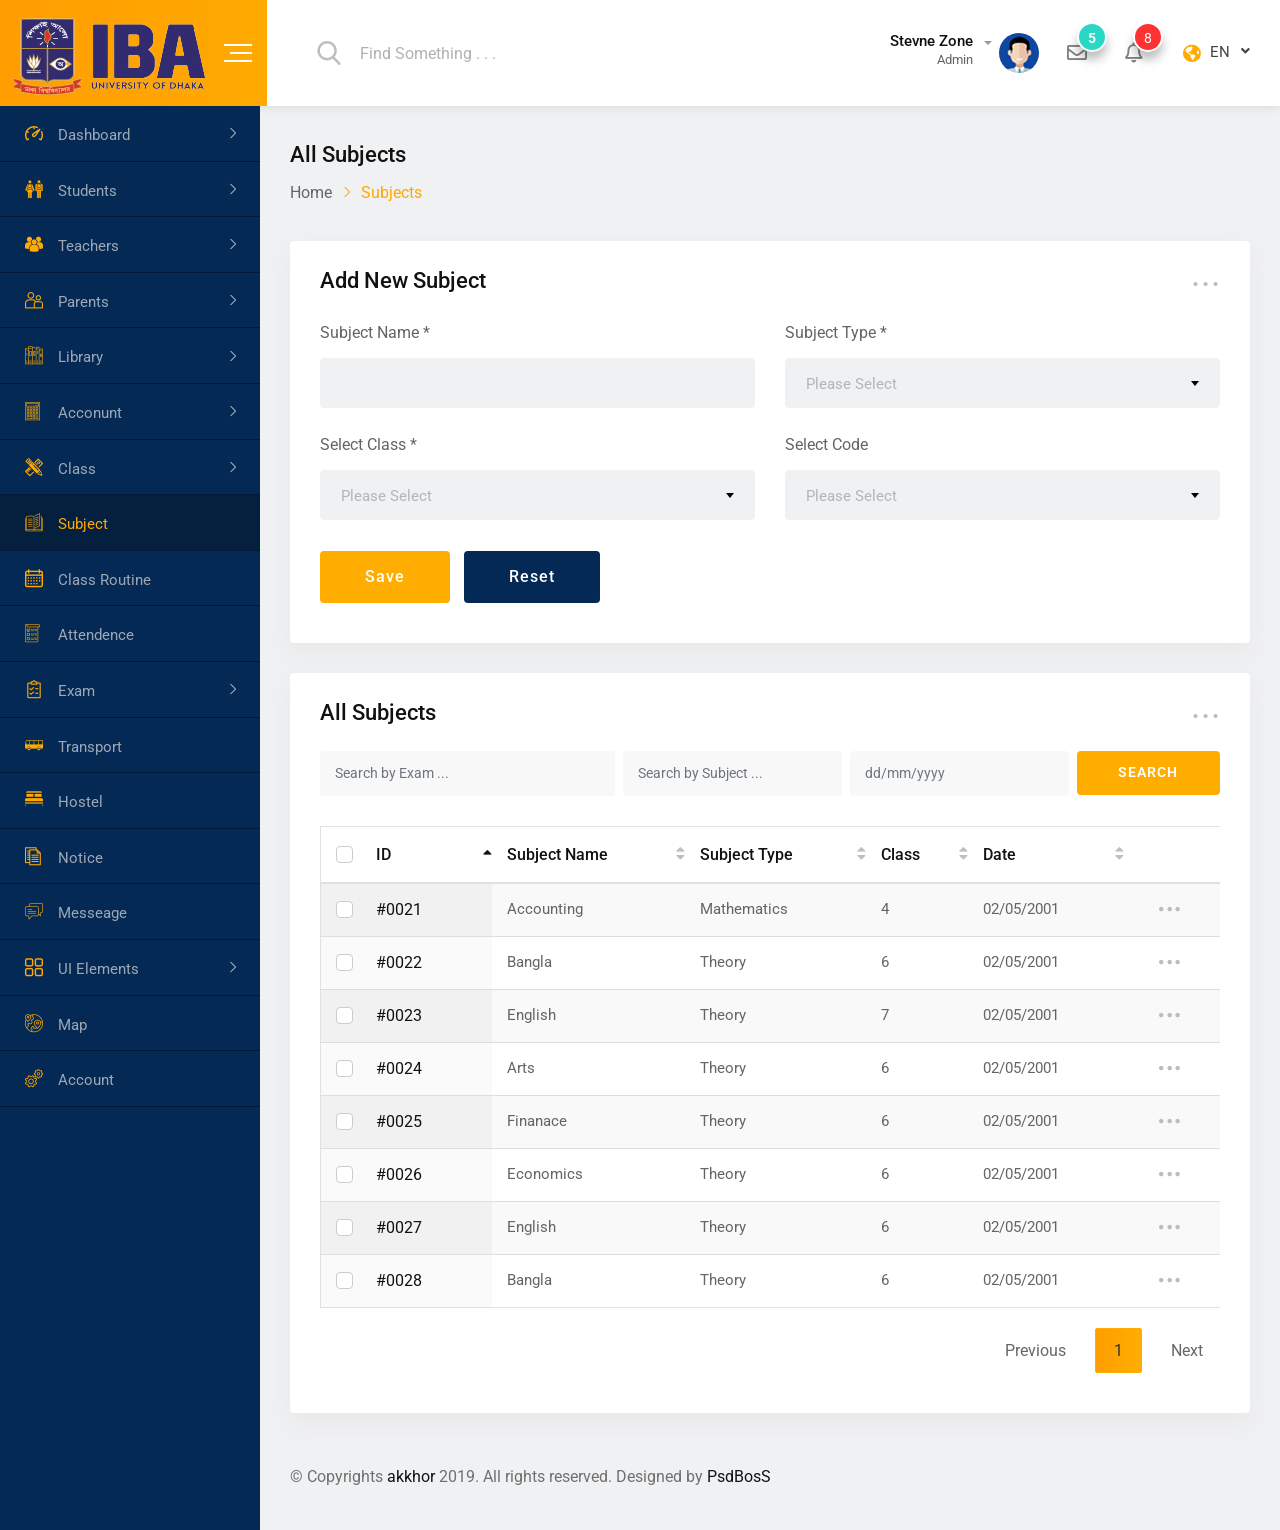
<file: all-subject.html>
<!doctype html>
<html class="no-js" lang="">


<!-- Mirrored from www.radiustheme.com/demo/html/psdboss/akkhor/akkhor/all-subject.html by HTTrack Website Copier/3.x [XR&CO'2014], Wed, 07 Jul 2021 11:38:59 GMT -->
<head>
    <meta charset="utf-8">
    <meta http-equiv="x-ua-compatible" content="ie=edge">
    <title>AKKHOR | All Subjects</title>
    <meta name="description" content="">
    <meta name="viewport" content="width=device-width, initial-scale=1">
    <!-- Favicon -->
    <link rel="shortcut icon" type="image/x-icon" href="img/favicon.png">
    <!-- Normalize CSS -->
    <link rel="stylesheet" href="css/normalize.css">
    <!-- Main CSS -->
    <link rel="stylesheet" href="css/main.css">
    <!-- Bootstrap CSS -->
    <link rel="stylesheet" href="css/bootstrap.min.css">
    <!-- Fontawesome CSS -->
    <link rel="stylesheet" href="css/all.min.css">
    <!-- Flaticon CSS -->
    <link rel="stylesheet" href="fonts/flaticon.css">
    <!-- Animate CSS -->
    <link rel="stylesheet" href="css/animate.min.css">
    <!-- Select 2 CSS -->
    <link rel="stylesheet" href="css/select2.min.css">
    <!-- Data Table CSS -->
    <link rel="stylesheet" href="css/jquery.dataTables.min.css">
    <!-- Custom CSS -->
    <link rel="stylesheet" href="style.css">
    <!-- Modernize js -->
    <script src="js/modernizr-3.6.0.min.js"></script>
</head>

<body>
    <!-- Preloader Start Here -->
    <div id="preloader"></div>
    <!-- Preloader End Here -->
    <div id="wrapper" class="wrapper bg-ash">
        <!-- Header Menu Area Start Here -->
        <div class="navbar navbar-expand-md header-menu-one bg-light">
            <div class="nav-bar-header-one">
                <div class="header-logo">
                    <a href="index.html">
                        <img src="img/logo.png" alt="logo">
                    </a>
                </div>
                  <div class="toggle-button sidebar-toggle">
                    <button type="button" class="item-link">
                        <span class="btn-icon-wrap">
                            <span></span>
                            <span></span>
                            <span></span>
                        </span>
                    </button>
                </div>
            </div>
            <div class="d-md-none mobile-nav-bar">
               <button class="navbar-toggler pulse-animation" type="button" data-toggle="collapse" data-target="#mobile-navbar" aria-expanded="false">
                    <i class="far fa-arrow-alt-circle-down"></i>
                </button>
                <button type="button" class="navbar-toggler sidebar-toggle-mobile">
                    <i class="fas fa-bars"></i>
                </button>
            </div>
            <div class="header-main-menu collapse navbar-collapse" id="mobile-navbar">
                <ul class="navbar-nav">
                    <li class="navbar-item header-search-bar">
                        <div class="input-group stylish-input-group">
                            <span class="input-group-addon">
                                <button type="submit">
                                    <span class="flaticon-search" aria-hidden="true"></span>
                                </button>
                            </span>
                            <input type="text" class="form-control" placeholder="Find Something . . .">
                        </div>
                    </li>
                </ul>
                <ul class="navbar-nav">
                    <li class="navbar-item dropdown header-admin">
                        <a class="navbar-nav-link dropdown-toggle" href="#" role="button" data-toggle="dropdown"
                            aria-expanded="false">
                            <div class="admin-title">
                                <h5 class="item-title">Stevne Zone</h5>
                                <span>Admin</span>
                            </div>
                            <div class="admin-img">
                                <img src="img/figure/admin.jpg" alt="Admin">
                            </div>
                        </a>
                        <div class="dropdown-menu dropdown-menu-right">
                            <div class="item-header">
                                <h6 class="item-title">Steven Zone</h6>
                            </div>
                            <div class="item-content">
                                <ul class="settings-list">
                                    <li><a href="#"><i class="flaticon-user"></i>My Profile</a></li>
                                    <li><a href="#"><i class="flaticon-list"></i>Task</a></li>
                                    <li><a href="#"><i class="flaticon-chat-comment-oval-speech-bubble-with-text-lines"></i>Message</a></li>
                                    <li><a href="#"><i class="flaticon-gear-loading"></i>Account Settings</a></li>
                                    <li><a href="login.html"><i class="flaticon-turn-off"></i>Log Out</a></li>
                                </ul>
                            </div>
                        </div>
                    </li>
                    <li class="navbar-item dropdown header-message">
                        <a class="navbar-nav-link dropdown-toggle" href="#" role="button" data-toggle="dropdown"
                            aria-expanded="false">
                            <i class="far fa-envelope"></i>
                            <div class="item-title d-md-none text-16 mg-l-10">Message</div>
                            <span>5</span>
                        </a>

                        <div class="dropdown-menu dropdown-menu-right">
                            <div class="item-header">
                                <h6 class="item-title">05 Message</h6>
                            </div>
                            <div class="item-content">
                                <div class="media">
                                    <div class="item-img bg-skyblue author-online">
                                        <img src="img/figure/student11.png" alt="img">
                                    </div>
                                    <div class="media-body space-sm">
                                        <div class="item-title">
                                            <a href="#">
                                                <span class="item-name">Maria Zaman</span> 
                                                <span class="item-time">18:30</span> 
                                            </a>  
                                        </div>
                                        <p>What is the reason of buy this item. 
                                        Is it usefull for me.....</p>
                                    </div>
                                </div>
                                <div class="media">
                                    <div class="item-img bg-yellow author-online">
                                        <img src="img/figure/student12.png" alt="img">
                                    </div>
                                    <div class="media-body space-sm">
                                        <div class="item-title">
                                            <a href="#">
                                                <span class="item-name">Benny Roy</span> 
                                                <span class="item-time">10:35</span> 
                                            </a>  
                                        </div>
                                        <p>What is the reason of buy this item. 
                                        Is it usefull for me.....</p>
                                    </div>
                                </div>
                                <div class="media">
                                    <div class="item-img bg-pink">
                                        <img src="img/figure/student13.png" alt="img">
                                    </div>
                                    <div class="media-body space-sm">
                                        <div class="item-title">
                                            <a href="#">
                                                <span class="item-name">Steven</span> 
                                                <span class="item-time">02:35</span> 
                                            </a>  
                                        </div>
                                        <p>What is the reason of buy this item. 
                                        Is it usefull for me.....</p>
                                    </div>
                                </div>
                                <div class="media">
                                    <div class="item-img bg-violet-blue">
                                        <img src="img/figure/student11.png" alt="img">
                                    </div>
                                    <div class="media-body space-sm">
                                        <div class="item-title">
                                            <a href="#">
                                                <span class="item-name">Joshep Joe</span> 
                                                <span class="item-time">12:35</span> 
                                            </a>  
                                        </div>
                                        <p>What is the reason of buy this item. 
                                        Is it usefull for me.....</p>
                                    </div>
                                </div>
                            </div>
                        </div>
                    </li>
                    <li class="navbar-item dropdown header-notification">
                        <a class="navbar-nav-link dropdown-toggle" href="#" role="button" data-toggle="dropdown"
                            aria-expanded="false">
                            <i class="far fa-bell"></i>
                            <div class="item-title d-md-none text-16 mg-l-10">Notification</div>
                            <span>8</span>
                        </a>

                        <div class="dropdown-menu dropdown-menu-right">
                            <div class="item-header">
                                <h6 class="item-title">03 Notifiacations</h6>
                            </div>
                            <div class="item-content">
                                <div class="media">
                                    <div class="item-icon bg-skyblue">
                                        <i class="fas fa-check"></i>
                                    </div>
                                    <div class="media-body space-sm">
                                        <div class="post-title">Complete Today Task</div>
                                        <span>1 Mins ago</span>
                                    </div>
                                </div>
                                <div class="media">
                                    <div class="item-icon bg-orange">
                                        <i class="fas fa-calendar-alt"></i>
                                    </div>
                                    <div class="media-body space-sm">
                                        <div class="post-title">Director Metting</div>
                                        <span>20 Mins ago</span>
                                    </div>
                                </div>
                                <div class="media">
                                    <div class="item-icon bg-violet-blue">
                                        <i class="fas fa-cogs"></i>
                                    </div>
                                    <div class="media-body space-sm">
                                        <div class="post-title">Update Password</div>
                                        <span>45 Mins ago</span>
                                    </div>
                                </div>
                            </div>
                        </div>
                    </li>
                     <li class="navbar-item dropdown header-language">
                        <a class="navbar-nav-link dropdown-toggle" href="#" role="button" 
                        data-toggle="dropdown" aria-expanded="false"><i class="fas fa-globe-americas"></i>EN</a>
                        <div class="dropdown-menu dropdown-menu-right">
                            <a class="dropdown-item" href="#">English</a>
                            <a class="dropdown-item" href="#">Spanish</a>
                            <a class="dropdown-item" href="#">Franchis</a>
                            <a class="dropdown-item" href="#">Chiness</a>
                        </div>
                    </li>
                </ul>
            </div>
        </div>
        <!-- Header Menu Area End Here -->
        <!-- Page Area Start Here -->
        <div class="dashboard-page-one">
            <!-- Sidebar Area Start Here -->
            <div class="sidebar-main sidebar-menu-one sidebar-expand-md sidebar-color">
               <div class="mobile-sidebar-header d-md-none">
                    <div class="header-logo">
                        <a href="index.html"><img src="img/logo1.png" alt="logo"></a>
                    </div>
               </div>
                <div class="sidebar-menu-content">
                    <ul class="nav nav-sidebar-menu sidebar-toggle-view">
                        <li class="nav-item sidebar-nav-item">
                            <a href="#" class="nav-link"><i class="flaticon-dashboard"></i><span>Dashboard</span></a>
                            <ul class="nav sub-group-menu">
                                <li class="nav-item">
                                    <a href="index.html" class="nav-link"><i class="fas fa-angle-right"></i>Admin</a>
                                </li>
                                <li class="nav-item">
                                    <a href="index3.html" class="nav-link"><i
                                            class="fas fa-angle-right"></i>Students</a>
                                </li>
                                <li class="nav-item">
                                    <a href="index4.html" class="nav-link"><i class="fas fa-angle-right"></i>Parents</a>
                                </li>
                                <li class="nav-item">
                                    <a href="index5.html" class="nav-link"><i
                                            class="fas fa-angle-right"></i>Teachers</a>
                                </li>
                            </ul>
                        </li>
                        <li class="nav-item sidebar-nav-item">
                            <a href="#" class="nav-link"><i class="flaticon-classmates"></i><span>Students</span></a>
                            <ul class="nav sub-group-menu">
                                <li class="nav-item">
                                    <a href="all-student.html" class="nav-link"><i class="fas fa-angle-right"></i>All
                                        Students</a>
                                </li>
                                <li class="nav-item">
                                    <a href="student-details.html" class="nav-link"><i
                                            class="fas fa-angle-right"></i>Student Details</a>
                                </li>
                                <li class="nav-item">
                                    <a href="admit-form.html" class="nav-link"><i
                                            class="fas fa-angle-right"></i>Admission Form</a>
                                </li>
                                <li class="nav-item">
                                    <a href="student-promotion.html" class="nav-link"><i
                                            class="fas fa-angle-right"></i>Student Promotion</a>
                                </li>
                            </ul>
                        </li>
                        <li class="nav-item sidebar-nav-item">
                            <a href="#" class="nav-link"><i
                                    class="flaticon-multiple-users-silhouette"></i><span>Teachers</span></a>
                            <ul class="nav sub-group-menu">
                                <li class="nav-item">
                                    <a href="all-teacher.html" class="nav-link"><i class="fas fa-angle-right"></i>All
                                        Teachers</a>
                                </li>
                                <li class="nav-item">
                                    <a href="teacher-details.html" class="nav-link"><i
                                            class="fas fa-angle-right"></i>Teacher Details</a>
                                </li>
                                <li class="nav-item">
                                    <a href="add-teacher.html" class="nav-link"><i class="fas fa-angle-right"></i>Add
                                        Teacher</a>
                                </li>
                                <li class="nav-item">
                                    <a href="teacher-payment.html" class="nav-link"><i
                                            class="fas fa-angle-right"></i>Payment</a>
                                </li>
                            </ul>
                        </li>
                        <li class="nav-item sidebar-nav-item">
                            <a href="#" class="nav-link"><i class="flaticon-couple"></i><span>Parents</span></a>
                            <ul class="nav sub-group-menu">
                                <li class="nav-item">
                                    <a href="all-parents.html" class="nav-link"><i class="fas fa-angle-right"></i>All
                                        Parents</a>
                                </li>
                                <li class="nav-item">
                                    <a href="parents-details.html" class="nav-link"><i
                                            class="fas fa-angle-right"></i>Parents Details</a>
                                </li>
                                <li class="nav-item">
                                    <a href="add-parents.html" class="nav-link"><i class="fas fa-angle-right"></i>Add
                                        Parent</a>
                                </li>
                            </ul>
                        </li>
                        <li class="nav-item sidebar-nav-item">
                            <a href="#" class="nav-link"><i class="flaticon-books"></i><span>Library</span></a>
                            <ul class="nav sub-group-menu">
                                <li class="nav-item">
                                    <a href="all-book.html" class="nav-link"><i class="fas fa-angle-right"></i>All
                                        Book</a>
                                </li>
                                <li class="nav-item">
                                    <a href="add-book.html" class="nav-link"><i class="fas fa-angle-right"></i>Add New
                                        Book</a>
                                </li>
                            </ul>
                        </li>
                        <li class="nav-item sidebar-nav-item">
                            <a href="#" class="nav-link"><i class="flaticon-technological"></i><span>Acconunt</span></a>
                            <ul class="nav sub-group-menu">
                                <li class="nav-item">
                                    <a href="all-fees.html" class="nav-link"><i class="fas fa-angle-right"></i>All Fees
                                        Collection</a>
                                </li>
                                <li class="nav-item">
                                    <a href="all-expense.html" class="nav-link"><i
                                            class="fas fa-angle-right"></i>Expenses</a>
                                </li>
                                <li class="nav-item">
                                    <a href="add-expense.html" class="nav-link"><i class="fas fa-angle-right"></i>Add
                                        Expenses</a>
                                </li>
                            </ul>
                        </li>
                        <li class="nav-item sidebar-nav-item">
                            <a href="#" class="nav-link"><i
                                    class="flaticon-maths-class-materials-cross-of-a-pencil-and-a-ruler"></i><span>Class</span></a>
                            <ul class="nav sub-group-menu">
                                <li class="nav-item">
                                    <a href="all-class.html" class="nav-link"><i class="fas fa-angle-right"></i>All
                                        Classes</a>
                                </li>
                                <li class="nav-item">
                                    <a href="add-class.html" class="nav-link"><i class="fas fa-angle-right"></i>Add New
                                        Class</a>
                                </li>
                            </ul>
                        </li>
                        <li class="nav-item">
                            <a href="all-subject.html" class="nav-link menu-active"><i
                                    class="flaticon-open-book"></i><span class="menu-active">Subject</span></a>
                        </li>
                        <li class="nav-item">
                            <a href="class-routine.html" class="nav-link"><i class="flaticon-calendar"></i><span>Class
                                    Routine</span></a>
                        </li>
                        <li class="nav-item">
                            <a href="student-attendence.html" class="nav-link"><i
                                    class="flaticon-checklist"></i><span>Attendence</span></a>
                        </li>
                        <li class="nav-item sidebar-nav-item">
                            <a href="#" class="nav-link"><i class="flaticon-shopping-list"></i><span>Exam</span></a>
                            <ul class="nav sub-group-menu">
                                <li class="nav-item">
                                    <a href="exam-schedule.html" class="nav-link"><i class="fas fa-angle-right"></i>Exam
                                        Schedule</a>
                                </li>
                                <li class="nav-item">
                                    <a href="exam-grade.html" class="nav-link"><i class="fas fa-angle-right"></i>Exam
                                        Grades</a>
                                </li>
                            </ul>
                        </li>
                        <li class="nav-item">
                            <a href="transport.html" class="nav-link"><i
                                    class="flaticon-bus-side-view"></i><span>Transport</span></a>
                        </li>
                        <li class="nav-item">
                            <a href="hostel.html" class="nav-link"><i class="flaticon-bed"></i><span>Hostel</span></a>
                        </li>
                        <li class="nav-item">
                            <a href="notice-board.html" class="nav-link"><i
                                    class="flaticon-script"></i><span>Notice</span></a>
                        </li>
                        <li class="nav-item">
                            <a href="messaging.html" class="nav-link"><i
                                    class="flaticon-chat"></i><span>Messeage</span></a>
                        </li>
                        <li class="nav-item sidebar-nav-item">
                            <a href="#" class="nav-link"><i class="flaticon-menu-1"></i><span>UI Elements</span></a>
                            <ul class="nav sub-group-menu">
                                <li class="nav-item">
                                    <a href="notification-alart.html" class="nav-link"><i class="fas fa-angle-right"></i>Alart</a>
                                </li>
                                <li class="nav-item">
                                    <a href="button.html" class="nav-link"><i class="fas fa-angle-right"></i>Button</a>
                                </li>
                                <li class="nav-item">
                                    <a href="grid.html" class="nav-link"><i class="fas fa-angle-right"></i>Grid</a>
                                </li>
                                <li class="nav-item">
                                    <a href="modal.html" class="nav-link"><i class="fas fa-angle-right"></i>Modal</a>
                                </li>
                                <li class="nav-item">
                                    <a href="progress-bar.html" class="nav-link"><i class="fas fa-angle-right"></i>Progress Bar</a>
                                </li>
                                <li class="nav-item">
                                    <a href="ui-tab.html" class="nav-link"><i class="fas fa-angle-right"></i>Tab</a>
                                </li>
                                <li class="nav-item">
                                    <a href="ui-widget.html" class="nav-link"><i
                                            class="fas fa-angle-right"></i>Widget</a>
                                </li>
                            </ul>
                        </li>
                        <li class="nav-item">
                            <a href="map.html" class="nav-link"><i
                                    class="flaticon-planet-earth"></i><span>Map</span></a>
                        </li>
                        <li class="nav-item">
                            <a href="account-settings.html" class="nav-link"><i
                                    class="flaticon-settings"></i><span>Account</span></a>
                        </li>
                    </ul>
                </div>
            </div>
            <!-- Sidebar Area End Here -->
            <div class="dashboard-content-one">
                <!-- Breadcubs Area Start Here -->
                <div class="breadcrumbs-area">
                    <h3>All Subjects</h3>
                    <ul>
                        <li>
                            <a href="index.html">Home</a>
                        </li>
                        <li>Subjects</li>
                    </ul>
                </div>
                <!-- Breadcubs Area End Here -->
                <!-- All Subjects Area Start Here -->
                <div class="row">
                    <div class="col-4-xxxl col-12">
                        <div class="card height-auto">
                            <div class="card-body">
                                <div class="heading-layout1">
                                    <div class="item-title">
                                        <h3>Add New Subject</h3>
                                    </div>
                                    <div class="dropdown">
                                        <a class="dropdown-toggle" href="#" role="button" data-toggle="dropdown"
                                            aria-expanded="false">...</a>

                                        <div class="dropdown-menu dropdown-menu-right">
                                            <a class="dropdown-item" href="#"><i
                                                    class="fas fa-times text-orange-red"></i>Close</a>
                                            <a class="dropdown-item" href="#"><i
                                                    class="fas fa-cogs text-dark-pastel-green"></i>Edit</a>
                                            <a class="dropdown-item" href="#"><i
                                                    class="fas fa-redo-alt text-orange-peel"></i>Refresh</a>
                                        </div>
                                    </div>
                                </div>
                                <form class="new-added-form">
                                    <div class="row">
                                        <div class="col-12-xxxl col-lg-6 col-12 form-group">
                                            <label>Subject Name *</label>
                                            <input type="text" placeholder="" class="form-control">
                                        </div>
                                        <div class="col-12-xxxl col-lg-6 col-12 form-group">
                                            <label>Subject Type *</label>
                                            <select class="select2">
                                                <option value="">Please Select</option>
                                                <option value="1">Bangla</option>
                                                <option value="2">English</option>
                                                <option value="3">Mathematics</option>
                                                <option value="3">Economics</option>
                                                <option value="3">Chemistry</option>
                                            </select>
                                        </div>
                                        <div class="col-12-xxxl col-lg-6 col-12 form-group">
                                            <label>Select Class *</label>
                                            <select class="select2">
                                                <option value="0">Please Select</option>
                                                <option value="1">Play</option>
                                                <option value="2">Nursery</option>
                                                <option value="3">One</option>
                                                <option value="3">Two</option>
                                                <option value="3">Three</option>
                                            </select>
                                        </div>
                                        <div class="col-12-xxxl col-lg-6 col-12 form-group">
                                            <label>Select Code</label>
                                            <select class="select2">
                                                <option value="0">Please Select</option>
                                                <option value="1">00524</option>
                                                <option value="2">00525</option>
                                                <option value="3">00526</option>
                                                <option value="3">00527</option>
                                                <option value="3">00528</option>
                                            </select>
                                        </div>
                                        <div class="col-12 form-group mg-t-8">
                                            <button type="submit" class="btn-fill-lg btn-gradient-yellow btn-hover-bluedark">Save</button>
                                            <button type="reset" class="btn-fill-lg bg-blue-dark btn-hover-yellow">Reset</button>
                                        </div>
                                    </div>
                                </form>
                            </div>
                        </div>
                    </div>
                    <div class="col-8-xxxl col-12">
                        <div class="card height-auto">
                            <div class="card-body">
                                <div class="heading-layout1">
                                    <div class="item-title">
                                        <h3>All Subjects</h3>
                                    </div>
                                    <div class="dropdown">
                                        <a class="dropdown-toggle" href="#" role="button" data-toggle="dropdown"
                                            aria-expanded="false">...</a>

                                        <div class="dropdown-menu dropdown-menu-right">
                                            <a class="dropdown-item" href="#"><i
                                                    class="fas fa-times text-orange-red"></i>Close</a>
                                            <a class="dropdown-item" href="#"><i
                                                    class="fas fa-cogs text-dark-pastel-green"></i>Edit</a>
                                            <a class="dropdown-item" href="#"><i
                                                    class="fas fa-redo-alt text-orange-peel"></i>Refresh</a>
                                        </div>
                                    </div>
                                </div>
                                <form class="mg-b-20">
                                    <div class="row gutters-8">
                                        <div class="col-lg-4 col-12 form-group">
                                            <input type="text" placeholder="Search by Exam ..." class="form-control">
                                        </div>
                                        <div class="col-lg-3 col-12 form-group">
                                            <input type="text" placeholder="Search by Subject ..." class="form-control">
                                        </div>
                                        <div class="col-lg-3 col-12 form-group">
                                            <input type="text" placeholder="dd/mm/yyyy" class="form-control">
                                        </div>
                                        <div class="col-lg-2 col-12 form-group">
                                            <button type="submit"
                                                class="fw-btn-fill btn-gradient-yellow">SEARCH</button>
                                        </div>
                                    </div>
                                </form>
                                <div class="table-responsive">
                                    <table class="table display data-table text-nowrap">
                                        <thead>
                                            <tr>
                                                <th>
                                                    <div class="form-check">
                                                        <input type="checkbox" class="form-check-input checkAll">
                                                        <label class="form-check-label">ID</label>
                                                    </div>
                                                </th>
                                                <th>Subject Name</th>
                                                <th>Subject Type</th>
                                                <th>Class</th>
                                                <th>Date</th>
                                                <th></th>
                                            </tr>
                                        </thead>
                                        <tbody>
                                            <tr>
                                                <td>
                                                    <div class="form-check">
                                                        <input type="checkbox" class="form-check-input">
                                                        <label class="form-check-label">#0021</label>
                                                    </div>
                                                </td>
                                                <td>Accounting</td>
                                                <td>Mathematics</td>
                                                <td>4</td>
                                                <td>02/05/2001</td>
                                                <td>
                                                    <div class="dropdown">
                                                        <a href="#" class="dropdown-toggle" data-toggle="dropdown"
                                                            aria-expanded="false">
                                                            <span class="flaticon-more-button-of-three-dots"></span>
                                                        </a>
                                                        <div class="dropdown-menu dropdown-menu-right">
                                                            <a class="dropdown-item" href="#"><i
                                                                    class="fas fa-times text-orange-red"></i>Close</a>
                                                            <a class="dropdown-item" href="#"><i
                                                                    class="fas fa-cogs text-dark-pastel-green"></i>Edit</a>
                                                            <a class="dropdown-item" href="#"><i
                                                                    class="fas fa-redo-alt text-orange-peel"></i>Refresh</a>
                                                        </div>
                                                    </div>
                                                </td>
                                            </tr>
                                            <tr>
                                                <td>
                                                    <div class="form-check">
                                                        <input type="checkbox" class="form-check-input">
                                                        <label class="form-check-label">#0022</label>
                                                    </div>
                                                </td>
                                                <td>Bangla</td>
                                                <td>Theory</td>
                                                <td>6</td>
                                                <td>02/05/2001</td>
                                                <td>
                                                    <div class="dropdown">
                                                        <a href="#" class="dropdown-toggle" data-toggle="dropdown"
                                                            aria-expanded="false">
                                                            <span class="flaticon-more-button-of-three-dots"></span>
                                                        </a>
                                                        <div class="dropdown-menu dropdown-menu-right">
                                                            <a class="dropdown-item" href="#"><i
                                                                    class="fas fa-times text-orange-red"></i>Close</a>
                                                            <a class="dropdown-item" href="#"><i
                                                                    class="fas fa-cogs text-dark-pastel-green"></i>Edit</a>
                                                            <a class="dropdown-item" href="#"><i
                                                                    class="fas fa-redo-alt text-orange-peel"></i>Refresh</a>
                                                        </div>
                                                    </div>
                                                </td>
                                            </tr>
                                            <tr>
                                                <td>
                                                    <div class="form-check">
                                                        <input type="checkbox" class="form-check-input">
                                                        <label class="form-check-label">#0023</label>
                                                    </div>
                                                </td>
                                                <td>English</td>
                                                <td>Theory</td>
                                                <td>7</td>
                                                <td>02/05/2001</td>
                                                <td>
                                                    <div class="dropdown">
                                                        <a href="#" class="dropdown-toggle" data-toggle="dropdown"
                                                            aria-expanded="false">
                                                            <span class="flaticon-more-button-of-three-dots"></span>
                                                        </a>
                                                        <div class="dropdown-menu dropdown-menu-right">
                                                            <a class="dropdown-item" href="#"><i
                                                                    class="fas fa-times text-orange-red"></i>Close</a>
                                                            <a class="dropdown-item" href="#"><i
                                                                    class="fas fa-cogs text-dark-pastel-green"></i>Edit</a>
                                                            <a class="dropdown-item" href="#"><i
                                                                    class="fas fa-redo-alt text-orange-peel"></i>Refresh</a>
                                                        </div>
                                                    </div>
                                                </td>
                                            </tr>
                                            <tr>
                                                <td>
                                                    <div class="form-check">
                                                        <input type="checkbox" class="form-check-input">
                                                        <label class="form-check-label">#0024</label>
                                                    </div>
                                                </td>
                                                <td>Arts</td>
                                                <td>Theory</td>
                                                <td>6</td>
                                                <td>02/05/2001</td>
                                                <td>
                                                    <div class="dropdown">
                                                        <a href="#" class="dropdown-toggle" data-toggle="dropdown"
                                                            aria-expanded="false">
                                                            <span class="flaticon-more-button-of-three-dots"></span>
                                                        </a>
                                                        <div class="dropdown-menu dropdown-menu-right">
                                                            <a class="dropdown-item" href="#"><i
                                                                    class="fas fa-times text-orange-red"></i>Close</a>
                                                            <a class="dropdown-item" href="#"><i
                                                                    class="fas fa-cogs text-dark-pastel-green"></i>Edit</a>
                                                            <a class="dropdown-item" href="#"><i
                                                                    class="fas fa-redo-alt text-orange-peel"></i>Refresh</a>
                                                        </div>
                                                    </div>
                                                </td>
                                            </tr>
                                            <tr>
                                                <td>
                                                    <div class="form-check">
                                                        <input type="checkbox" class="form-check-input">
                                                        <label class="form-check-label">#0025</label>
                                                    </div>
                                                </td>
                                                <td>Finanace</td>
                                                <td>Theory</td>
                                                <td>6</td>
                                                <td>02/05/2001</td>
                                                <td>
                                                    <div class="dropdown">
                                                        <a href="#" class="dropdown-toggle" data-toggle="dropdown"
                                                            aria-expanded="false">
                                                            <span class="flaticon-more-button-of-three-dots"></span>
                                                        </a>
                                                        <div class="dropdown-menu dropdown-menu-right">
                                                            <a class="dropdown-item" href="#"><i
                                                                    class="fas fa-times text-orange-red"></i>Close</a>
                                                            <a class="dropdown-item" href="#"><i
                                                                    class="fas fa-cogs text-dark-pastel-green"></i>Edit</a>
                                                            <a class="dropdown-item" href="#"><i
                                                                    class="fas fa-redo-alt text-orange-peel"></i>Refresh</a>
                                                        </div>
                                                    </div>
                                                </td>
                                            </tr>
                                            <tr>
                                                <td>
                                                    <div class="form-check">
                                                        <input type="checkbox" class="form-check-input">
                                                        <label class="form-check-label">#0026</label>
                                                    </div>
                                                </td>
                                                <td>Economics</td>
                                                <td>Theory</td>
                                                <td>6</td>
                                                <td>02/05/2001</td>
                                                <td>
                                                    <div class="dropdown">
                                                        <a href="#" class="dropdown-toggle" data-toggle="dropdown"
                                                            aria-expanded="false">
                                                            <span class="flaticon-more-button-of-three-dots"></span>
                                                        </a>
                                                        <div class="dropdown-menu dropdown-menu-right">
                                                            <a class="dropdown-item" href="#"><i
                                                                    class="fas fa-times text-orange-red"></i>Close</a>
                                                            <a class="dropdown-item" href="#"><i
                                                                    class="fas fa-cogs text-dark-pastel-green"></i>Edit</a>
                                                            <a class="dropdown-item" href="#"><i
                                                                    class="fas fa-redo-alt text-orange-peel"></i>Refresh</a>
                                                        </div>
                                                    </div>
                                                </td>
                                            </tr>
                                            <tr>
                                                <td>
                                                    <div class="form-check">
                                                        <input type="checkbox" class="form-check-input">
                                                        <label class="form-check-label">#0027</label>
                                                    </div>
                                                </td>
                                                <td>English</td>
                                                <td>Theory</td>
                                                <td>6</td>
                                                <td>02/05/2001</td>
                                                <td>
                                                    <div class="dropdown">
                                                        <a href="#" class="dropdown-toggle" data-toggle="dropdown"
                                                            aria-expanded="false">
                                                            <span class="flaticon-more-button-of-three-dots"></span>
                                                        </a>
                                                        <div class="dropdown-menu dropdown-menu-right">
                                                            <a class="dropdown-item" href="#"><i
                                                                    class="fas fa-times text-orange-red"></i>Close</a>
                                                            <a class="dropdown-item" href="#"><i
                                                                    class="fas fa-cogs text-dark-pastel-green"></i>Edit</a>
                                                            <a class="dropdown-item" href="#"><i
                                                                    class="fas fa-redo-alt text-orange-peel"></i>Refresh</a>
                                                        </div>
                                                    </div>
                                                </td>
                                            </tr>
                                            <tr>
                                                <td>
                                                    <div class="form-check">
                                                        <input type="checkbox" class="form-check-input">
                                                        <label class="form-check-label">#0028</label>
                                                    </div>
                                                </td>
                                                <td>Bangla</td>
                                                <td>Theory</td>
                                                <td>6</td>
                                                <td>02/05/2001</td>
                                                <td>
                                                    <div class="dropdown">
                                                        <a href="#" class="dropdown-toggle" data-toggle="dropdown"
                                                            aria-expanded="false">
                                                            <span class="flaticon-more-button-of-three-dots"></span>
                                                        </a>
                                                        <div class="dropdown-menu dropdown-menu-right">
                                                            <a class="dropdown-item" href="#"><i
                                                                    class="fas fa-times text-orange-red"></i>Close</a>
                                                            <a class="dropdown-item" href="#"><i
                                                                    class="fas fa-cogs text-dark-pastel-green"></i>Edit</a>
                                                            <a class="dropdown-item" href="#"><i
                                                                    class="fas fa-redo-alt text-orange-peel"></i>Refresh</a>
                                                        </div>
                                                    </div>
                                                </td>
                                            </tr>
                                        </tbody>
                                    </table>
                                </div>
                            </div>
                        </div>
                    </div>
                </div>
                <!-- All Subjects Area End Here -->
                <footer class="footer-wrap-layout1">
                    <div class="copyright">© Copyrights <a href="#">akkhor</a> 2019. All rights reserved. Designed by <a
                            href="#">PsdBosS</a></div>
                </footer>
            </div>
        </div>
        <!-- Page Area End Here -->
    </div>
    <!-- jquery-->
    <script src="js/jquery-3.3.1.min.js"></script>
    <!-- Plugins js -->
    <script src="js/plugins.js"></script>
    <!-- Popper js -->
    <script src="js/popper.min.js"></script>
    <!-- Bootstrap js -->
    <script src="js/bootstrap.min.js"></script>
    <!-- Select 2 Js -->
    <script src="js/select2.min.js"></script>
    <!-- Scroll Up Js -->
    <script src="js/jquery.scrollUp.min.js"></script>
    <!-- Data Table Js -->
    <script src="js/jquery.dataTables.min.js"></script>
    <!-- Custom Js -->
    <script src="js/main.js"></script>

</body>


<!-- Mirrored from www.radiustheme.com/demo/html/psdboss/akkhor/akkhor/all-subject.html by HTTrack Website Copier/3.x [XR&CO'2014], Wed, 07 Jul 2021 11:38:59 GMT -->
</html>
</file>
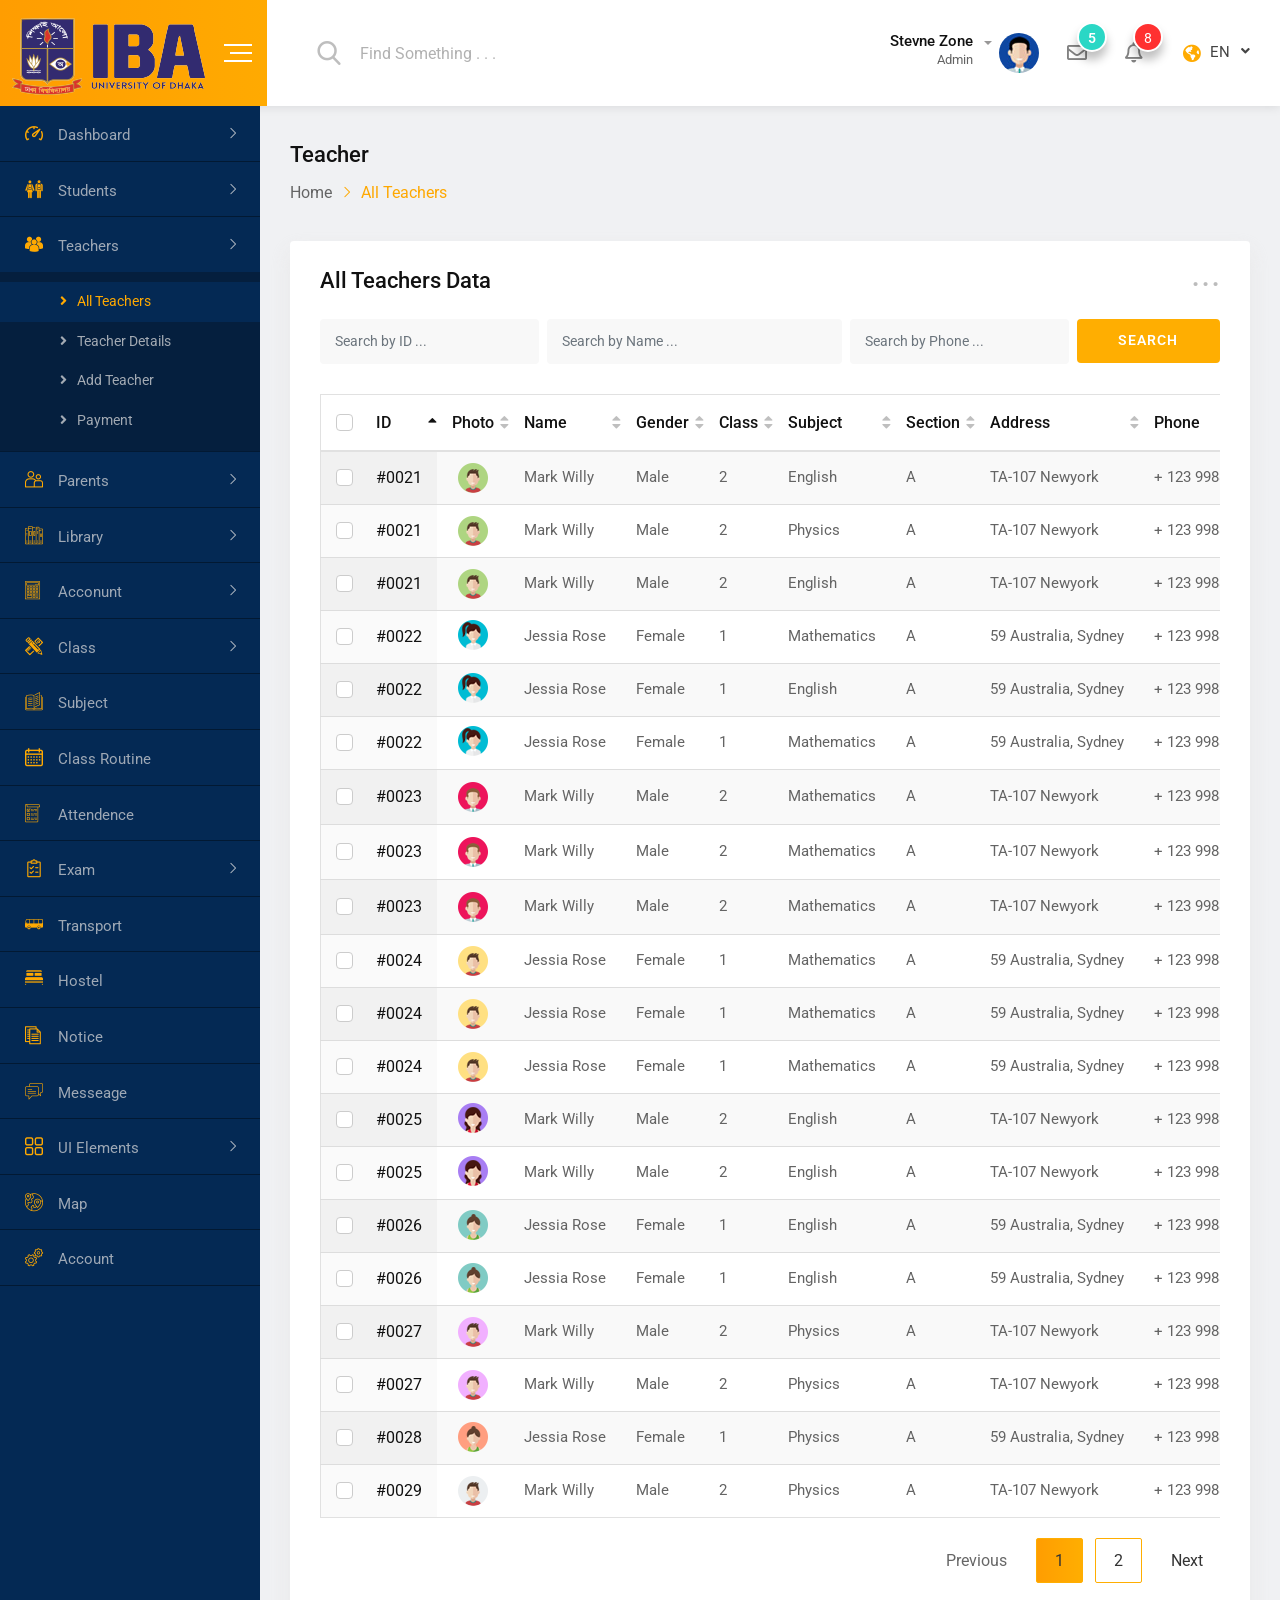
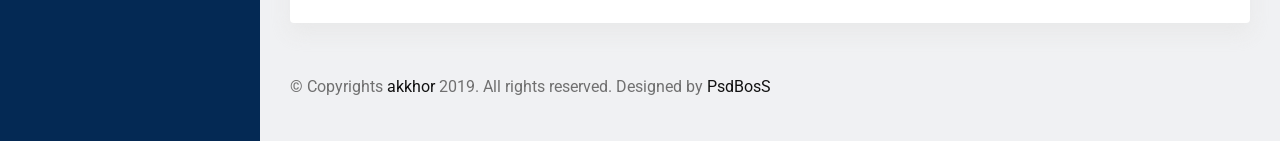
<file: all-teacher.html>
<!doctype html>
<html class="no-js" lang="">


<!-- Mirrored from www.radiustheme.com/demo/html/psdboss/akkhor/akkhor/all-teacher.html by HTTrack Website Copier/3.x [XR&CO'2014], Wed, 07 Jul 2021 11:38:58 GMT -->
<head>
    <meta charset="utf-8">
    <meta http-equiv="x-ua-compatible" content="ie=edge">
    <title>AKKHOR | All Teachers</title>
    <meta name="description" content="">
    <meta name="viewport" content="width=device-width, initial-scale=1">
    <!-- Favicon -->
    <link rel="shortcut icon" type="image/x-icon" href="img/favicon.png">
    <!-- Normalize CSS -->
    <link rel="stylesheet" href="css/normalize.css">
    <!-- Main CSS -->
    <link rel="stylesheet" href="css/main.css">
    <!-- Bootstrap CSS -->
    <link rel="stylesheet" href="css/bootstrap.min.css">
    <!-- Fontawesome CSS -->
    <link rel="stylesheet" href="css/all.min.css">
    <!-- Flaticon CSS -->
    <link rel="stylesheet" href="fonts/flaticon.css">
    <!-- Animate CSS -->
    <link rel="stylesheet" href="css/animate.min.css">
    <!-- Data Table CSS -->
    <link rel="stylesheet" href="css/jquery.dataTables.min.css">
    <!-- Custom CSS -->
    <link rel="stylesheet" href="style.css">
    <!-- Modernize js -->
    <script src="js/modernizr-3.6.0.min.js"></script>
</head>

<body>
    <!-- Preloader Start Here -->
    <div id="preloader"></div>
    <!-- Preloader End Here -->
    <div id="wrapper" class="wrapper bg-ash">
        <!-- Header Menu Area Start Here -->
        <div class="navbar navbar-expand-md header-menu-one bg-light">
            <div class="nav-bar-header-one">
                <div class="header-logo">
                    <a href="index.html">
                        <img src="img/logo.png" alt="logo">
                    </a>
                </div>
                  <div class="toggle-button sidebar-toggle">
                    <button type="button" class="item-link">
                        <span class="btn-icon-wrap">
                            <span></span>
                            <span></span>
                            <span></span>
                        </span>
                    </button>
                </div>
            </div>
            <div class="d-md-none mobile-nav-bar">
               <button class="navbar-toggler pulse-animation" type="button" data-toggle="collapse" data-target="#mobile-navbar" aria-expanded="false">
                    <i class="far fa-arrow-alt-circle-down"></i>
                </button>
                <button type="button" class="navbar-toggler sidebar-toggle-mobile">
                    <i class="fas fa-bars"></i>
                </button>
            </div>
            <div class="header-main-menu collapse navbar-collapse" id="mobile-navbar">
                <ul class="navbar-nav">
                    <li class="navbar-item header-search-bar">
                        <div class="input-group stylish-input-group">
                            <span class="input-group-addon">
                                <button type="submit">
                                    <span class="flaticon-search" aria-hidden="true"></span>
                                </button>
                            </span>
                            <input type="text" class="form-control" placeholder="Find Something . . .">
                        </div>
                    </li>
                </ul>
                <ul class="navbar-nav">
                    <li class="navbar-item dropdown header-admin">
                        <a class="navbar-nav-link dropdown-toggle" href="#" role="button" data-toggle="dropdown"
                            aria-expanded="false">
                            <div class="admin-title">
                                <h5 class="item-title">Stevne Zone</h5>
                                <span>Admin</span>
                            </div>
                            <div class="admin-img">
                                <img src="img/figure/admin.jpg" alt="Admin">
                            </div>
                        </a>
                        <div class="dropdown-menu dropdown-menu-right">
                            <div class="item-header">
                                <h6 class="item-title">Steven Zone</h6>
                            </div>
                            <div class="item-content">
                                <ul class="settings-list">
                                    <li><a href="#"><i class="flaticon-user"></i>My Profile</a></li>
                                    <li><a href="#"><i class="flaticon-list"></i>Task</a></li>
                                    <li><a href="#"><i class="flaticon-chat-comment-oval-speech-bubble-with-text-lines"></i>Message</a></li>
                                    <li><a href="#"><i class="flaticon-gear-loading"></i>Account Settings</a></li>
                                    <li><a href="login.html"><i class="flaticon-turn-off"></i>Log Out</a></li>
                                </ul>
                            </div>
                        </div>
                    </li>
                    <li class="navbar-item dropdown header-message">
                        <a class="navbar-nav-link dropdown-toggle" href="#" role="button" data-toggle="dropdown"
                            aria-expanded="false">
                            <i class="far fa-envelope"></i>
                            <div class="item-title d-md-none text-16 mg-l-10">Message</div>
                            <span>5</span>
                        </a>

                        <div class="dropdown-menu dropdown-menu-right">
                            <div class="item-header">
                                <h6 class="item-title">05 Message</h6>
                            </div>
                            <div class="item-content">
                                <div class="media">
                                    <div class="item-img bg-skyblue author-online">
                                        <img src="img/figure/student11.png" alt="img">
                                    </div>
                                    <div class="media-body space-sm">
                                        <div class="item-title">
                                            <a href="#">
                                                <span class="item-name">Maria Zaman</span> 
                                                <span class="item-time">18:30</span> 
                                            </a>  
                                        </div>
                                        <p>What is the reason of buy this item. 
                                        Is it usefull for me.....</p>
                                    </div>
                                </div>
                                <div class="media">
                                    <div class="item-img bg-yellow author-online">
                                        <img src="img/figure/student12.png" alt="img">
                                    </div>
                                    <div class="media-body space-sm">
                                        <div class="item-title">
                                            <a href="#">
                                                <span class="item-name">Benny Roy</span> 
                                                <span class="item-time">10:35</span> 
                                            </a>  
                                        </div>
                                        <p>What is the reason of buy this item. 
                                        Is it usefull for me.....</p>
                                    </div>
                                </div>
                                <div class="media">
                                    <div class="item-img bg-pink">
                                        <img src="img/figure/student13.png" alt="img">
                                    </div>
                                    <div class="media-body space-sm">
                                        <div class="item-title">
                                            <a href="#">
                                                <span class="item-name">Steven</span> 
                                                <span class="item-time">02:35</span> 
                                            </a>  
                                        </div>
                                        <p>What is the reason of buy this item. 
                                        Is it usefull for me.....</p>
                                    </div>
                                </div>
                                <div class="media">
                                    <div class="item-img bg-violet-blue">
                                        <img src="img/figure/student11.png" alt="img">
                                    </div>
                                    <div class="media-body space-sm">
                                        <div class="item-title">
                                            <a href="#">
                                                <span class="item-name">Joshep Joe</span> 
                                                <span class="item-time">12:35</span> 
                                            </a>  
                                        </div>
                                        <p>What is the reason of buy this item. 
                                        Is it usefull for me.....</p>
                                    </div>
                                </div>
                            </div>
                        </div>
                    </li>
                    <li class="navbar-item dropdown header-notification">
                        <a class="navbar-nav-link dropdown-toggle" href="#" role="button" data-toggle="dropdown"
                            aria-expanded="false">
                            <i class="far fa-bell"></i>
                            <div class="item-title d-md-none text-16 mg-l-10">Notification</div>
                            <span>8</span>
                        </a>

                        <div class="dropdown-menu dropdown-menu-right">
                            <div class="item-header">
                                <h6 class="item-title">03 Notifiacations</h6>
                            </div>
                            <div class="item-content">
                                <div class="media">
                                    <div class="item-icon bg-skyblue">
                                        <i class="fas fa-check"></i>
                                    </div>
                                    <div class="media-body space-sm">
                                        <div class="post-title">Complete Today Task</div>
                                        <span>1 Mins ago</span>
                                    </div>
                                </div>
                                <div class="media">
                                    <div class="item-icon bg-orange">
                                        <i class="fas fa-calendar-alt"></i>
                                    </div>
                                    <div class="media-body space-sm">
                                        <div class="post-title">Director Metting</div>
                                        <span>20 Mins ago</span>
                                    </div>
                                </div>
                                <div class="media">
                                    <div class="item-icon bg-violet-blue">
                                        <i class="fas fa-cogs"></i>
                                    </div>
                                    <div class="media-body space-sm">
                                        <div class="post-title">Update Password</div>
                                        <span>45 Mins ago</span>
                                    </div>
                                </div>
                            </div>
                        </div>
                    </li>
                     <li class="navbar-item dropdown header-language">
                        <a class="navbar-nav-link dropdown-toggle" href="#" role="button" 
                        data-toggle="dropdown" aria-expanded="false"><i class="fas fa-globe-americas"></i>EN</a>
                        <div class="dropdown-menu dropdown-menu-right">
                            <a class="dropdown-item" href="#">English</a>
                            <a class="dropdown-item" href="#">Spanish</a>
                            <a class="dropdown-item" href="#">Franchis</a>
                            <a class="dropdown-item" href="#">Chiness</a>
                        </div>
                    </li>
                </ul>
            </div>
        </div>
        <!-- Header Menu Area End Here -->
        <!-- Page Area Start Here -->
        <div class="dashboard-page-one">
            <!-- Sidebar Area Start Here -->
           <div class="sidebar-main sidebar-menu-one sidebar-expand-md sidebar-color">
               <div class="mobile-sidebar-header d-md-none">
                    <div class="header-logo">
                        <a href="index.html"><img src="img/logo1.png" alt="logo"></a>
                    </div>
               </div>
                <div class="sidebar-menu-content">
                    <ul class="nav nav-sidebar-menu sidebar-toggle-view">
                        <li class="nav-item sidebar-nav-item">
                            <a href="#" class="nav-link"><i class="flaticon-dashboard"></i><span>Dashboard</span></a>
                            <ul class="nav sub-group-menu">
                                <li class="nav-item">
                                    <a href="index.html" class="nav-link"><i class="fas fa-angle-right"></i>Admin</a>
                                </li>
                                <li class="nav-item">
                                    <a href="index3.html" class="nav-link"><i class="fas fa-angle-right"></i>Students</a>
                                </li>
                                <li class="nav-item">
                                    <a href="index4.html" class="nav-link"><i class="fas fa-angle-right"></i>Parents</a>
                                </li>
                                <li class="nav-item">
                                    <a href="index5.html" class="nav-link"><i class="fas fa-angle-right"></i>Teachers</a>
                                </li>
                            </ul>
                        </li>
                        <li class="nav-item sidebar-nav-item">
                            <a href="#" class="nav-link"><i class="flaticon-classmates"></i><span>Students</span></a>
                            <ul class="nav sub-group-menu">
                                <li class="nav-item">
                                    <a href="all-student.html" class="nav-link"><i class="fas fa-angle-right"></i>All Students</a>
                                </li>
                                <li class="nav-item">
                                    <a href="student-details.html" class="nav-link"><i class="fas fa-angle-right"></i>Student Details</a>
                                </li>
                                <li class="nav-item">
                                    <a href="admit-form.html" class="nav-link"><i class="fas fa-angle-right"></i>Admission Form</a>
                                </li>
                                <li class="nav-item">
                                    <a href="student-promotion.html" class="nav-link"><i class="fas fa-angle-right"></i>Student Promotion</a>
                                </li>
                            </ul>
                        </li>
                        <li class="nav-item sidebar-nav-item">
                            <a href="#" class="nav-link"><i class="flaticon-multiple-users-silhouette"></i><span>Teachers</span></a>
                            <ul class="nav sub-group-menu sub-group-active">
                                <li class="nav-item">
                                    <a href="all-teacher.html" class="nav-link menu-active"><i class="fas fa-angle-right"></i>All Teachers</a>
                                </li>
                                <li class="nav-item">
                                    <a href="teacher-details.html" class="nav-link"><i class="fas fa-angle-right"></i>Teacher Details</a>
                                </li>
                                <li class="nav-item">
                                    <a href="add-teacher.html" class="nav-link"><i class="fas fa-angle-right"></i>Add Teacher</a>
                                </li>
                                <li class="nav-item">
                                    <a href="teacher-payment.html" class="nav-link"><i class="fas fa-angle-right"></i>Payment</a>
                                </li>
                            </ul>
                        </li>
                        <li class="nav-item sidebar-nav-item">
                            <a href="#" class="nav-link"><i class="flaticon-couple"></i><span>Parents</span></a>
                            <ul class="nav sub-group-menu">
                                <li class="nav-item">
                                    <a href="all-parents.html" class="nav-link"><i class="fas fa-angle-right"></i>All Parents</a>
                                </li>
                                <li class="nav-item">
                                    <a href="parents-details.html" class="nav-link"><i class="fas fa-angle-right"></i>Parents Details</a>
                                </li>
                                <li class="nav-item">
                                    <a href="add-parents.html" class="nav-link"><i class="fas fa-angle-right"></i>Add Parent</a>
                                </li>
                            </ul>
                        </li>
                        <li class="nav-item sidebar-nav-item">
                            <a href="#" class="nav-link"><i class="flaticon-books"></i><span>Library</span></a>
                            <ul class="nav sub-group-menu">
                                <li class="nav-item">
                                    <a href="all-book.html" class="nav-link"><i class="fas fa-angle-right"></i>All Book</a>
                                </li>
                                <li class="nav-item">
                                    <a href="add-book.html" class="nav-link"><i class="fas fa-angle-right"></i>Add New Book</a>
                                </li>
                            </ul>
                        </li>
                        <li class="nav-item sidebar-nav-item">
                            <a href="#" class="nav-link"><i class="flaticon-technological"></i><span>Acconunt</span></a>
                            <ul class="nav sub-group-menu">
                                <li class="nav-item">
                                    <a href="all-fees.html" class="nav-link"><i class="fas fa-angle-right"></i>All Fees Collection</a>
                                </li>
                                <li class="nav-item">
                                    <a href="all-expense.html" class="nav-link"><i class="fas fa-angle-right"></i>Expenses</a>
                                </li>
                                <li class="nav-item">
                                    <a href="add-expense.html" class="nav-link"><i class="fas fa-angle-right"></i>Add Expenses</a>
                                </li>
                            </ul>
                        </li>
                        <li class="nav-item sidebar-nav-item">
                            <a href="#" class="nav-link"><i class="flaticon-maths-class-materials-cross-of-a-pencil-and-a-ruler"></i><span>Class</span></a>
                            <ul class="nav sub-group-menu">
                                <li class="nav-item">
                                    <a href="all-class.html" class="nav-link"><i class="fas fa-angle-right"></i>All Classes</a>
                                </li>
                                <li class="nav-item">
                                    <a href="add-class.html" class="nav-link"><i class="fas fa-angle-right"></i>Add New Class</a>
                                </li>
                            </ul>
                        </li>
                        <li class="nav-item">
                            <a href="all-subject.html" class="nav-link"><i class="flaticon-open-book"></i><span>Subject</span></a>
                        </li>
                        <li class="nav-item">
                            <a href="class-routine.html" class="nav-link"><i class="flaticon-calendar"></i><span>Class Routine</span></a>
                        </li>
                        <li class="nav-item">
                            <a href="student-attendence.html" class="nav-link"><i class="flaticon-checklist"></i><span>Attendence</span></a>
                        </li>
                        <li class="nav-item sidebar-nav-item">
                            <a href="#" class="nav-link"><i class="flaticon-shopping-list"></i><span>Exam</span></a>
                            <ul class="nav sub-group-menu">
                                <li class="nav-item">
                                    <a href="exam-schedule.html" class="nav-link"><i class="fas fa-angle-right"></i>Exam Schedule</a>
                                </li>
                                <li class="nav-item">
                                    <a href="exam-grade.html" class="nav-link"><i class="fas fa-angle-right"></i>Exam Grades</a>
                                </li>
                            </ul>
                        </li>
                        <li class="nav-item">
                            <a href="transport.html" class="nav-link"><i class="flaticon-bus-side-view"></i><span>Transport</span></a>
                        </li>
                        <li class="nav-item">
                            <a href="hostel.html" class="nav-link"><i class="flaticon-bed"></i><span>Hostel</span></a>
                        </li>
                        <li class="nav-item">
                            <a href="notice-board.html" class="nav-link"><i class="flaticon-script"></i><span>Notice</span></a>
                        </li>
                        <li class="nav-item">
                            <a href="messaging.html" class="nav-link"><i class="flaticon-chat"></i><span>Messeage</span></a>
                        </li>
                         <li class="nav-item sidebar-nav-item">
                            <a href="#" class="nav-link"><i class="flaticon-menu-1"></i><span>UI Elements</span></a>
                            <ul class="nav sub-group-menu">
                                <li class="nav-item">
                                    <a href="notification-alart.html" class="nav-link"><i class="fas fa-angle-right"></i>Alart</a>
                                </li>
                                <li class="nav-item">
                                    <a href="button.html" class="nav-link"><i class="fas fa-angle-right"></i>Button</a>
                                </li>
                                <li class="nav-item">
                                    <a href="grid.html" class="nav-link"><i class="fas fa-angle-right"></i>Grid</a>
                                </li>
                                <li class="nav-item">
                                    <a href="modal.html" class="nav-link"><i class="fas fa-angle-right"></i>Modal</a>
                                </li>
                                <li class="nav-item">
                                    <a href="progress-bar.html" class="nav-link"><i class="fas fa-angle-right"></i>Progress Bar</a>
                                </li>
                                <li class="nav-item">
                                    <a href="ui-tab.html" class="nav-link"><i class="fas fa-angle-right"></i>Tab</a>
                                </li>
                                <li class="nav-item">
                                    <a href="ui-widget.html" class="nav-link"><i
                                            class="fas fa-angle-right"></i>Widget</a>
                                </li>
                            </ul>
                        </li>
                        <li class="nav-item">
                            <a href="map.html" class="nav-link"><i class="flaticon-planet-earth"></i><span>Map</span></a>
                        </li>
                        <li class="nav-item">
                            <a href="account-settings.html" class="nav-link"><i class="flaticon-settings"></i><span>Account</span></a>
                        </li>
                    </ul>
                </div>
            </div>
            <!-- Sidebar Area End Here -->
            <div class="dashboard-content-one">
                <!-- Breadcubs Area Start Here -->
                <div class="breadcrumbs-area">
                    <h3>Teacher</h3>
                    <ul>
                        <li>
                            <a href="index.html">Home</a>
                        </li>
                        <li>All Teachers</li>
                    </ul>
                </div>
                <!-- Breadcubs Area End Here -->
                <!-- Teacher Table Area Start Here -->
                <div class="card height-auto">
                    <div class="card-body">
                        <div class="heading-layout1">
                            <div class="item-title">
                                <h3>All Teachers Data</h3>
                            </div>
                           <div class="dropdown">
                                <a class="dropdown-toggle" href="#" role="button" 
                                data-toggle="dropdown" aria-expanded="false">...</a>
        
                                <div class="dropdown-menu dropdown-menu-right">
                                    <a class="dropdown-item" href="#"><i class="fas fa-times text-orange-red"></i>Close</a>
                                    <a class="dropdown-item" href="#"><i class="fas fa-cogs text-dark-pastel-green"></i>Edit</a>
                                    <a class="dropdown-item" href="#"><i class="fas fa-redo-alt text-orange-peel"></i>Refresh</a>
                                </div>
                            </div>
                        </div>
                        <form class="mg-b-20">
                            <div class="row gutters-8">
                                <div class="col-3-xxxl col-xl-3 col-lg-3 col-12 form-group">
                                    <input type="text" placeholder="Search by ID ..." class="form-control">
                                </div>
                                <div class="col-4-xxxl col-xl-4 col-lg-3 col-12 form-group">
                                    <input type="text" placeholder="Search by Name ..." class="form-control">
                                </div>
                                <div class="col-4-xxxl col-xl-3 col-lg-3 col-12 form-group">
                                    <input type="text" placeholder="Search by Phone ..." class="form-control">
                                </div>
                                <div class="col-1-xxxl col-xl-2 col-lg-3 col-12 form-group">
                                    <button type="submit" class="fw-btn-fill btn-gradient-yellow">SEARCH</button>
                                </div>
                            </div>
                        </form>
                        <div class="table-responsive">
                            <table class="table display data-table text-nowrap">
                                <thead>
                                    <tr>
                                        <th> 
                                            <div class="form-check">
                                                <input type="checkbox" class="form-check-input checkAll">
                                                <label class="form-check-label">ID</label>
                                            </div>
                                        </th>
                                        <th>Photo</th>
                                        <th>Name</th>
                                        <th>Gender</th>
                                        <th>Class</th>
                                        <th>Subject</th>
                                        <th>Section</th>
                                        <th>Address</th>
                                        <th>Phone</th>
                                        <th>E-mail</th>
                                        <th></th>
                                    </tr>
                                </thead>
                                <tbody>
                                    <tr>
                                        <td>
                                            <div class="form-check">
                                                <input type="checkbox" class="form-check-input">
                                                <label class="form-check-label">#0021</label>
                                            </div>
                                        </td>
                                        <td class="text-center"><img src="img/figure/student2.png" alt="student"></td>
                                        <td>Mark Willy</td>
                                        <td>Male</td>
                                        <td>2</td>
                                        <td>English</td>
                                        <td>A</td>
                                        <td>TA-107 Newyork</td>
                                        <td>+ 123 9988568</td>
                                        <td>kazifahim93@gmail.com</td>
                                         <td>
                                            <div class="dropdown">
                                                <a href="#" class="dropdown-toggle" data-toggle="dropdown" aria-expanded="false">
                                                    <span class="flaticon-more-button-of-three-dots"></span>
                                                </a>
                                                <div class="dropdown-menu dropdown-menu-right">
                                                    <a class="dropdown-item" href="#"><i class="fas fa-times text-orange-red"></i>Close</a>
                                                    <a class="dropdown-item" href="#"><i class="fas fa-cogs text-dark-pastel-green"></i>Edit</a>
                                                    <a class="dropdown-item" href="#"><i class="fas fa-redo-alt text-orange-peel"></i>Refresh</a>
                                                </div>
                                            </div>
                                        </td>
                                    </tr>
                                    <tr>
                                        <td>
                                            <div class="form-check">
                                                <input type="checkbox" class="form-check-input">
                                                <label class="form-check-label">#0022</label>
                                            </div>
                                        </td>
                                        <td class="text-center"><img src="img/figure/student3.png" alt="student"></td>
                                        <td>Jessia Rose</td>
                                        <td>Female</td>
                                        <td>1</td>
                                        <td>Mathematics</td>
                                        <td>A</td>
                                        <td>59 Australia, Sydney</td>
                                        <td>+ 123 9988568</td>
                                        <td>kazifahim93@gmail.com</td>
                                         <td>
                                            <div class="dropdown">
                                                <a href="#" class="dropdown-toggle" data-toggle="dropdown" aria-expanded="false">
                                                    <span class="flaticon-more-button-of-three-dots"></span>
                                                </a>
                                                <div class="dropdown-menu dropdown-menu-right">
                                                    <a class="dropdown-item" href="#"><i class="fas fa-times text-orange-red"></i>Close</a>
                                                    <a class="dropdown-item" href="#"><i class="fas fa-cogs text-dark-pastel-green"></i>Edit</a>
                                                    <a class="dropdown-item" href="#"><i class="fas fa-redo-alt text-orange-peel"></i>Refresh</a>
                                                </div>
                                            </div>
                                        </td>
                                    </tr>
                                    <tr>
                                        <td>
                                            <div class="form-check">
                                                <input type="checkbox" class="form-check-input">
                                                <label class="form-check-label">#0023</label>
                                            </div>
                                        </td>
                                        <td class="text-center"><img src="img/figure/student4.png" alt="student"></td>
                                        <td>Mark Willy</td>
                                        <td>Male</td>
                                        <td>2</td>
                                        <td>Mathematics</td>
                                        <td>A</td>
                                        <td>TA-107 Newyork</td>
                                        <td>+ 123 9988568</td>
                                        <td>kazifahim93@gmail.com</td>
                                         <td>
                                            <div class="dropdown">
                                                <a href="#" class="dropdown-toggle" data-toggle="dropdown" aria-expanded="false">
                                                    <span class="flaticon-more-button-of-three-dots"></span>
                                                </a>
                                                <div class="dropdown-menu dropdown-menu-right">
                                                    <a class="dropdown-item" href="#"><i class="fas fa-times text-orange-red"></i>Close</a>
                                                    <a class="dropdown-item" href="#"><i class="fas fa-cogs text-dark-pastel-green"></i>Edit</a>
                                                    <a class="dropdown-item" href="#"><i class="fas fa-redo-alt text-orange-peel"></i>Refresh</a>
                                                </div>
                                            </div>
                                        </td>
                                    </tr>
                                    <tr>
                                        <td>
                                            <div class="form-check">
                                                <input type="checkbox" class="form-check-input">
                                                <label class="form-check-label">#0024</label>
                                            </div>
                                        </td>
                                        <td class="text-center"><img src="img/figure/student5.png" alt="student"></td>
                                        <td>Jessia Rose</td>
                                        <td>Female</td>
                                        <td>1</td>
                                        <td>Mathematics</td>
                                        <td>A</td>
                                        <td>59 Australia, Sydney</td>
                                        <td>+ 123 9988568</td>
                                        <td>kazifahim93@gmail.com</td>
                                         <td>
                                            <div class="dropdown">
                                                <a href="#" class="dropdown-toggle" data-toggle="dropdown" aria-expanded="false">
                                                    <span class="flaticon-more-button-of-three-dots"></span>
                                                </a>
                                                <div class="dropdown-menu dropdown-menu-right">
                                                    <a class="dropdown-item" href="#"><i class="fas fa-times text-orange-red"></i>Close</a>
                                                    <a class="dropdown-item" href="#"><i class="fas fa-cogs text-dark-pastel-green"></i>Edit</a>
                                                    <a class="dropdown-item" href="#"><i class="fas fa-redo-alt text-orange-peel"></i>Refresh</a>
                                                </div>
                                            </div>
                                        </td>
                                    </tr>
                                    <tr>
                                        <td>
                                            <div class="form-check">
                                                <input type="checkbox" class="form-check-input">
                                                <label class="form-check-label">#0025</label>
                                            </div>
                                        </td>
                                        <td class="text-center"><img src="img/figure/student6.png" alt="student"></td>
                                        <td>Mark Willy</td>
                                        <td>Male</td>
                                        <td>2</td>
                                        <td>English</td>
                                        <td>A</td>
                                        <td>TA-107 Newyork</td>
                                        <td>+ 123 9988568</td>
                                        <td>kazifahim93@gmail.com</td>
                                         <td>
                                            <div class="dropdown">
                                                <a href="#" class="dropdown-toggle" data-toggle="dropdown" aria-expanded="false">
                                                    <span class="flaticon-more-button-of-three-dots"></span>
                                                </a>
                                                <div class="dropdown-menu dropdown-menu-right">
                                                    <a class="dropdown-item" href="#"><i class="fas fa-times text-orange-red"></i>Close</a>
                                                    <a class="dropdown-item" href="#"><i class="fas fa-cogs text-dark-pastel-green"></i>Edit</a>
                                                    <a class="dropdown-item" href="#"><i class="fas fa-redo-alt text-orange-peel"></i>Refresh</a>
                                                </div>
                                            </div>
                                        </td>
                                    </tr>
                                    <tr>
                                        <td>
                                            <div class="form-check">
                                                <input type="checkbox" class="form-check-input">
                                                <label class="form-check-label">#0026</label>
                                            </div>
                                        </td>
                                        <td class="text-center"><img src="img/figure/student7.png" alt="student"></td>
                                        <td>Jessia Rose</td>
                                        <td>Female</td>
                                        <td>1</td>
                                        <td>English</td>
                                        <td>A</td>
                                        <td>59 Australia, Sydney</td>
                                        <td>+ 123 9988568</td>
                                        <td>kazifahim93@gmail.com</td>
                                         <td>
                                            <div class="dropdown">
                                                <a href="#" class="dropdown-toggle" data-toggle="dropdown" aria-expanded="false">
                                                    <span class="flaticon-more-button-of-three-dots"></span>
                                                </a>
                                                <div class="dropdown-menu dropdown-menu-right">
                                                    <a class="dropdown-item" href="#"><i class="fas fa-times text-orange-red"></i>Close</a>
                                                    <a class="dropdown-item" href="#"><i class="fas fa-cogs text-dark-pastel-green"></i>Edit</a>
                                                    <a class="dropdown-item" href="#"><i class="fas fa-redo-alt text-orange-peel"></i>Refresh</a>
                                                </div>
                                            </div>
                                        </td>
                                    </tr>
                                    <tr>
                                        <td>
                                            <div class="form-check">
                                                <input type="checkbox" class="form-check-input">
                                                <label class="form-check-label">#0027</label>
                                            </div>
                                        </td>
                                        <td class="text-center"><img src="img/figure/student8.png" alt="student"></td>
                                        <td>Mark Willy</td>
                                        <td>Male</td>
                                        <td>2</td>
                                        <td>Physics</td>
                                        <td>A</td>
                                        <td>TA-107 Newyork</td>
                                        <td>+ 123 9988568</td>
                                        <td>kazifahim93@gmail.com</td>
                                         <td>
                                            <div class="dropdown">
                                                <a href="#" class="dropdown-toggle" data-toggle="dropdown" aria-expanded="false">
                                                    <span class="flaticon-more-button-of-three-dots"></span>
                                                </a>
                                                <div class="dropdown-menu dropdown-menu-right">
                                                    <a class="dropdown-item" href="#"><i class="fas fa-times text-orange-red"></i>Close</a>
                                                    <a class="dropdown-item" href="#"><i class="fas fa-cogs text-dark-pastel-green"></i>Edit</a>
                                                    <a class="dropdown-item" href="#"><i class="fas fa-redo-alt text-orange-peel"></i>Refresh</a>
                                                </div>
                                            </div>
                                        </td>
                                    </tr>
                                    <tr>
                                        <td>
                                            <div class="form-check">
                                                <input type="checkbox" class="form-check-input">
                                                <label class="form-check-label">#0028</label>
                                            </div>
                                        </td>
                                        <td class="text-center"><img src="img/figure/student9.png" alt="student"></td>
                                        <td>Jessia Rose</td>
                                        <td>Female</td>
                                        <td>1</td>
                                        <td>Physics</td>
                                        <td>A</td>
                                        <td>59 Australia, Sydney</td>
                                        <td>+ 123 9988568</td>
                                        <td>kazifahim93@gmail.com</td>
                                         <td>
                                            <div class="dropdown">
                                                <a href="#" class="dropdown-toggle" data-toggle="dropdown" aria-expanded="false">
                                                    <span class="flaticon-more-button-of-three-dots"></span>
                                                </a>
                                                <div class="dropdown-menu dropdown-menu-right">
                                                    <a class="dropdown-item" href="#"><i class="fas fa-times text-orange-red"></i>Close</a>
                                                    <a class="dropdown-item" href="#"><i class="fas fa-cogs text-dark-pastel-green"></i>Edit</a>
                                                    <a class="dropdown-item" href="#"><i class="fas fa-redo-alt text-orange-peel"></i>Refresh</a>
                                                </div>
                                            </div>
                                        </td>
                                    </tr>
                                    <tr>
                                        <td>
                                            <div class="form-check">
                                                <input type="checkbox" class="form-check-input">
                                                <label class="form-check-label">#0029</label>
                                            </div>
                                        </td>
                                        <td class="text-center"><img src="img/figure/student10.png" alt="student"></td>
                                        <td>Mark Willy</td>
                                        <td>Male</td>
                                        <td>2</td>
                                        <td>Physics</td>
                                        <td>A</td>
                                        <td>TA-107 Newyork</td>
                                        <td>+ 123 9988568</td>
                                        <td>kazifahim93@gmail.com</td>
                                         <td>
                                            <div class="dropdown">
                                                <a href="#" class="dropdown-toggle" data-toggle="dropdown" aria-expanded="false">
                                                    <span class="flaticon-more-button-of-three-dots"></span>
                                                </a>
                                                <div class="dropdown-menu dropdown-menu-right">
                                                    <a class="dropdown-item" href="#"><i class="fas fa-times text-orange-red"></i>Close</a>
                                                    <a class="dropdown-item" href="#"><i class="fas fa-cogs text-dark-pastel-green"></i>Edit</a>
                                                    <a class="dropdown-item" href="#"><i class="fas fa-redo-alt text-orange-peel"></i>Refresh</a>
                                                </div>
                                            </div>
                                        </td>
                                    </tr>
                                    <tr>
                                        <td>
                                            <div class="form-check">
                                                <input type="checkbox" class="form-check-input">
                                                <label class="form-check-label">#0030</label>
                                            </div>
                                        </td>
                                        <td class="text-center"><img src="img/figure/student6.png" alt="student"></td>
                                        <td>Jessia Rose</td>
                                        <td>Female</td>
                                        <td>1</td>
                                        <td>Physics</td>
                                        <td>A</td>
                                        <td>59 Australia, Sydney</td>
                                        <td>+ 123 9988568</td>
                                        <td>kazifahim93@gmail.com</td>
                                         <td>
                                            <div class="dropdown">
                                                <a href="#" class="dropdown-toggle" data-toggle="dropdown" aria-expanded="false">
                                                    <span class="flaticon-more-button-of-three-dots"></span>
                                                </a>
                                                <div class="dropdown-menu dropdown-menu-right">
                                                    <a class="dropdown-item" href="#"><i class="fas fa-times text-orange-red"></i>Close</a>
                                                    <a class="dropdown-item" href="#"><i class="fas fa-cogs text-dark-pastel-green"></i>Edit</a>
                                                    <a class="dropdown-item" href="#"><i class="fas fa-redo-alt text-orange-peel"></i>Refresh</a>
                                                </div>
                                            </div>
                                        </td>
                                    </tr>
                                    <tr>
                                        <td>
                                            <div class="form-check">
                                                <input type="checkbox" class="form-check-input">
                                                <label class="form-check-label">#0021</label>
                                            </div>
                                        </td>
                                        <td class="text-center"><img src="img/figure/student2.png" alt="student"></td>
                                        <td>Mark Willy</td>
                                        <td>Male</td>
                                        <td>2</td>
                                        <td>Physics</td>
                                        <td>A</td>
                                        <td>TA-107 Newyork</td>
                                        <td>+ 123 9988568</td>
                                        <td>kazifahim93@gmail.com</td>
                                         <td>
                                            <div class="dropdown">
                                                <a href="#" class="dropdown-toggle" data-toggle="dropdown" aria-expanded="false">
                                                    <span class="flaticon-more-button-of-three-dots"></span>
                                                </a>
                                                <div class="dropdown-menu dropdown-menu-right">
                                                    <a class="dropdown-item" href="#"><i class="fas fa-times text-orange-red"></i>Close</a>
                                                    <a class="dropdown-item" href="#"><i class="fas fa-cogs text-dark-pastel-green"></i>Edit</a>
                                                    <a class="dropdown-item" href="#"><i class="fas fa-redo-alt text-orange-peel"></i>Refresh</a>
                                                </div>
                                            </div>
                                        </td>
                                    </tr>
                                    <tr>
                                        <td>
                                            <div class="form-check">
                                                <input type="checkbox" class="form-check-input">
                                                <label class="form-check-label">#0022</label>
                                            </div>
                                        </td>
                                        <td class="text-center"><img src="img/figure/student3.png" alt="student"></td>
                                        <td>Jessia Rose</td>
                                        <td>Female</td>
                                        <td>1</td>
                                        <td>English</td>
                                        <td>A</td>
                                        <td>59 Australia, Sydney</td>
                                        <td>+ 123 9988568</td>
                                        <td>kazifahim93@gmail.com</td>
                                         <td>
                                            <div class="dropdown">
                                                <a href="#" class="dropdown-toggle" data-toggle="dropdown" aria-expanded="false">
                                                    <span class="flaticon-more-button-of-three-dots"></span>
                                                </a>
                                                <div class="dropdown-menu dropdown-menu-right">
                                                    <a class="dropdown-item" href="#"><i class="fas fa-times text-orange-red"></i>Close</a>
                                                    <a class="dropdown-item" href="#"><i class="fas fa-cogs text-dark-pastel-green"></i>Edit</a>
                                                    <a class="dropdown-item" href="#"><i class="fas fa-redo-alt text-orange-peel"></i>Refresh</a>
                                                </div>
                                            </div>
                                        </td>
                                    </tr>
                                    <tr>
                                        <td>
                                            <div class="form-check">
                                                <input type="checkbox" class="form-check-input">
                                                <label class="form-check-label">#0023</label>
                                            </div>
                                        </td>
                                        <td class="text-center"><img src="img/figure/student4.png" alt="student"></td>
                                        <td>Mark Willy</td>
                                        <td>Male</td>
                                        <td>2</td>
                                        <td>Mathematics</td>
                                        <td>A</td>
                                        <td>TA-107 Newyork</td>
                                        <td>+ 123 9988568</td>
                                        <td>kazifahim93@gmail.com</td>
                                         <td>
                                            <div class="dropdown">
                                                <a href="#" class="dropdown-toggle" data-toggle="dropdown" aria-expanded="false">
                                                    <span class="flaticon-more-button-of-three-dots"></span>
                                                </a>
                                                <div class="dropdown-menu dropdown-menu-right">
                                                    <a class="dropdown-item" href="#"><i class="fas fa-times text-orange-red"></i>Close</a>
                                                    <a class="dropdown-item" href="#"><i class="fas fa-cogs text-dark-pastel-green"></i>Edit</a>
                                                    <a class="dropdown-item" href="#"><i class="fas fa-redo-alt text-orange-peel"></i>Refresh</a>
                                                </div>
                                            </div>
                                        </td>
                                    </tr>
                                    <tr>
                                        <td>
                                            <div class="form-check">
                                                <input type="checkbox" class="form-check-input">
                                                <label class="form-check-label">#0024</label>
                                            </div>
                                        </td>
                                        <td class="text-center"><img src="img/figure/student5.png" alt="student"></td>
                                        <td>Jessia Rose</td>
                                        <td>Female</td>
                                        <td>1</td>
                                        <td>Mathematics</td>
                                        <td>A</td>
                                        <td>59 Australia, Sydney</td>
                                        <td>+ 123 9988568</td>
                                        <td>kazifahim93@gmail.com</td>
                                         <td>
                                            <div class="dropdown">
                                                <a href="#" class="dropdown-toggle" data-toggle="dropdown" aria-expanded="false">
                                                    <span class="flaticon-more-button-of-three-dots"></span>
                                                </a>
                                                <div class="dropdown-menu dropdown-menu-right">
                                                    <a class="dropdown-item" href="#"><i class="fas fa-times text-orange-red"></i>Close</a>
                                                    <a class="dropdown-item" href="#"><i class="fas fa-cogs text-dark-pastel-green"></i>Edit</a>
                                                    <a class="dropdown-item" href="#"><i class="fas fa-redo-alt text-orange-peel"></i>Refresh</a>
                                                </div>
                                            </div>
                                        </td>
                                    </tr>
                                    <tr>
                                        <td>
                                            <div class="form-check">
                                                <input type="checkbox" class="form-check-input">
                                                <label class="form-check-label">#0021</label>
                                            </div>
                                        </td>
                                        <td class="text-center"><img src="img/figure/student2.png" alt="student"></td>
                                        <td>Mark Willy</td>
                                        <td>Male</td>
                                        <td>2</td>
                                        <td>English</td>
                                        <td>A</td>
                                        <td>TA-107 Newyork</td>
                                        <td>+ 123 9988568</td>
                                        <td>kazifahim93@gmail.com</td>
                                         <td>
                                            <div class="dropdown">
                                                <a href="#" class="dropdown-toggle" data-toggle="dropdown" aria-expanded="false">
                                                    <span class="flaticon-more-button-of-three-dots"></span>
                                                </a>
                                                <div class="dropdown-menu dropdown-menu-right">
                                                    <a class="dropdown-item" href="#"><i class="fas fa-times text-orange-red"></i>Close</a>
                                                    <a class="dropdown-item" href="#"><i class="fas fa-cogs text-dark-pastel-green"></i>Edit</a>
                                                    <a class="dropdown-item" href="#"><i class="fas fa-redo-alt text-orange-peel"></i>Refresh</a>
                                                </div>
                                            </div>
                                        </td>
                                    </tr>
                                    <tr>
                                        <td>
                                            <div class="form-check">
                                                <input type="checkbox" class="form-check-input">
                                                <label class="form-check-label">#0022</label>
                                            </div>
                                        </td>
                                        <td class="text-center"><img src="img/figure/student3.png" alt="student"></td>
                                        <td>Jessia Rose</td>
                                        <td>Female</td>
                                        <td>1</td>
                                        <td>Mathematics</td>
                                        <td>A</td>
                                        <td>59 Australia, Sydney</td>
                                        <td>+ 123 9988568</td>
                                        <td>kazifahim93@gmail.com</td>
                                         <td>
                                            <div class="dropdown">
                                                <a href="#" class="dropdown-toggle" data-toggle="dropdown" aria-expanded="false">
                                                    <span class="flaticon-more-button-of-three-dots"></span>
                                                </a>
                                                <div class="dropdown-menu dropdown-menu-right">
                                                    <a class="dropdown-item" href="#"><i class="fas fa-times text-orange-red"></i>Close</a>
                                                    <a class="dropdown-item" href="#"><i class="fas fa-cogs text-dark-pastel-green"></i>Edit</a>
                                                    <a class="dropdown-item" href="#"><i class="fas fa-redo-alt text-orange-peel"></i>Refresh</a>
                                                </div>
                                            </div>
                                        </td>
                                    </tr>
                                    <tr>
                                        <td>
                                            <div class="form-check">
                                                <input type="checkbox" class="form-check-input">
                                                <label class="form-check-label">#0023</label>
                                            </div>
                                        </td>
                                        <td class="text-center"><img src="img/figure/student4.png" alt="student"></td>
                                        <td>Mark Willy</td>
                                        <td>Male</td>
                                        <td>2</td>
                                        <td>Mathematics</td>
                                        <td>A</td>
                                        <td>TA-107 Newyork</td>
                                        <td>+ 123 9988568</td>
                                        <td>kazifahim93@gmail.com</td>
                                         <td>
                                            <div class="dropdown">
                                                <a href="#" class="dropdown-toggle" data-toggle="dropdown" aria-expanded="false">
                                                    <span class="flaticon-more-button-of-three-dots"></span>
                                                </a>
                                                <div class="dropdown-menu dropdown-menu-right">
                                                    <a class="dropdown-item" href="#"><i class="fas fa-times text-orange-red"></i>Close</a>
                                                    <a class="dropdown-item" href="#"><i class="fas fa-cogs text-dark-pastel-green"></i>Edit</a>
                                                    <a class="dropdown-item" href="#"><i class="fas fa-redo-alt text-orange-peel"></i>Refresh</a>
                                                </div>
                                            </div>
                                        </td>
                                    </tr>
                                    <tr>
                                        <td>
                                            <div class="form-check">
                                                <input type="checkbox" class="form-check-input">
                                                <label class="form-check-label">#0024</label>
                                            </div>
                                        </td>
                                        <td class="text-center"><img src="img/figure/student5.png" alt="student"></td>
                                        <td>Jessia Rose</td>
                                        <td>Female</td>
                                        <td>1</td>
                                        <td>Mathematics</td>
                                        <td>A</td>
                                        <td>59 Australia, Sydney</td>
                                        <td>+ 123 9988568</td>
                                        <td>kazifahim93@gmail.com</td>
                                         <td>
                                            <div class="dropdown">
                                                <a href="#" class="dropdown-toggle" data-toggle="dropdown" aria-expanded="false">
                                                    <span class="flaticon-more-button-of-three-dots"></span>
                                                </a>
                                                <div class="dropdown-menu dropdown-menu-right">
                                                    <a class="dropdown-item" href="#"><i class="fas fa-times text-orange-red"></i>Close</a>
                                                    <a class="dropdown-item" href="#"><i class="fas fa-cogs text-dark-pastel-green"></i>Edit</a>
                                                    <a class="dropdown-item" href="#"><i class="fas fa-redo-alt text-orange-peel"></i>Refresh</a>
                                                </div>
                                            </div>
                                        </td>
                                    </tr>
                                    <tr>
                                        <td>
                                            <div class="form-check">
                                                <input type="checkbox" class="form-check-input">
                                                <label class="form-check-label">#0025</label>
                                            </div>
                                        </td>
                                        <td class="text-center"><img src="img/figure/student6.png" alt="student"></td>
                                        <td>Mark Willy</td>
                                        <td>Male</td>
                                        <td>2</td>
                                        <td>English</td>
                                        <td>A</td>
                                        <td>TA-107 Newyork</td>
                                        <td>+ 123 9988568</td>
                                        <td>kazifahim93@gmail.com</td>
                                         <td>
                                            <div class="dropdown">
                                                <a href="#" class="dropdown-toggle" data-toggle="dropdown" aria-expanded="false">
                                                    <span class="flaticon-more-button-of-three-dots"></span>
                                                </a>
                                                <div class="dropdown-menu dropdown-menu-right">
                                                    <a class="dropdown-item" href="#"><i class="fas fa-times text-orange-red"></i>Close</a>
                                                    <a class="dropdown-item" href="#"><i class="fas fa-cogs text-dark-pastel-green"></i>Edit</a>
                                                    <a class="dropdown-item" href="#"><i class="fas fa-redo-alt text-orange-peel"></i>Refresh</a>
                                                </div>
                                            </div>
                                        </td>
                                    </tr>
                                    <tr>
                                        <td>
                                            <div class="form-check">
                                                <input type="checkbox" class="form-check-input">
                                                <label class="form-check-label">#0026</label>
                                            </div>
                                        </td>
                                        <td class="text-center"><img src="img/figure/student7.png" alt="student"></td>
                                        <td>Jessia Rose</td>
                                        <td>Female</td>
                                        <td>1</td>
                                        <td>English</td>
                                        <td>A</td>
                                        <td>59 Australia, Sydney</td>
                                        <td>+ 123 9988568</td>
                                        <td>kazifahim93@gmail.com</td>
                                         <td>
                                            <div class="dropdown">
                                                <a href="#" class="dropdown-toggle" data-toggle="dropdown" aria-expanded="false">
                                                    <span class="flaticon-more-button-of-three-dots"></span>
                                                </a>
                                                <div class="dropdown-menu dropdown-menu-right">
                                                    <a class="dropdown-item" href="#"><i class="fas fa-times text-orange-red"></i>Close</a>
                                                    <a class="dropdown-item" href="#"><i class="fas fa-cogs text-dark-pastel-green"></i>Edit</a>
                                                    <a class="dropdown-item" href="#"><i class="fas fa-redo-alt text-orange-peel"></i>Refresh</a>
                                                </div>
                                            </div>
                                        </td>
                                    </tr>
                                    <tr>
                                        <td>
                                            <div class="form-check">
                                                <input type="checkbox" class="form-check-input">
                                                <label class="form-check-label">#0027</label>
                                            </div>
                                        </td>
                                        <td class="text-center"><img src="img/figure/student8.png" alt="student"></td>
                                        <td>Mark Willy</td>
                                        <td>Male</td>
                                        <td>2</td>
                                        <td>Physics</td>
                                        <td>A</td>
                                        <td>TA-107 Newyork</td>
                                        <td>+ 123 9988568</td>
                                        <td>kazifahim93@gmail.com</td>
                                         <td>
                                            <div class="dropdown">
                                                <a href="#" class="dropdown-toggle" data-toggle="dropdown" aria-expanded="false">
                                                    <span class="flaticon-more-button-of-three-dots"></span>
                                                </a>
                                                <div class="dropdown-menu dropdown-menu-right">
                                                    <a class="dropdown-item" href="#"><i class="fas fa-times text-orange-red"></i>Close</a>
                                                    <a class="dropdown-item" href="#"><i class="fas fa-cogs text-dark-pastel-green"></i>Edit</a>
                                                    <a class="dropdown-item" href="#"><i class="fas fa-redo-alt text-orange-peel"></i>Refresh</a>
                                                </div>
                                            </div>
                                        </td>
                                    </tr>
                                </tbody>
                            </table>
                        </div>
                    </div>
                </div>
                <!-- Teacher Table Area End Here -->
                <footer class="footer-wrap-layout1">
                    <div class="copyright">© Copyrights <a href="#">akkhor</a> 2019. All rights reserved. Designed by <a href="#">PsdBosS</a></div>
                </footer>
            </div>
        </div>
        <!-- Page Area End Here -->
    </div>
    <!-- jquery-->
    <script src="js/jquery-3.3.1.min.js"></script>
    <!-- Plugins js -->
    <script src="js/plugins.js"></script>
    <!-- Popper js -->
    <script src="js/popper.min.js"></script>
    <!-- Bootstrap js -->
    <script src="js/bootstrap.min.js"></script>
    <!-- Scroll Up Js -->
    <script src="js/jquery.scrollUp.min.js"></script>
    <!-- Data Table Js -->
    <script src="js/jquery.dataTables.min.js"></script>
    <!-- Custom Js -->
    <script src="js/main.js"></script>

</body>


<!-- Mirrored from www.radiustheme.com/demo/html/psdboss/akkhor/akkhor/all-teacher.html by HTTrack Website Copier/3.x [XR&CO'2014], Wed, 07 Jul 2021 11:38:58 GMT -->
</html>
</file>
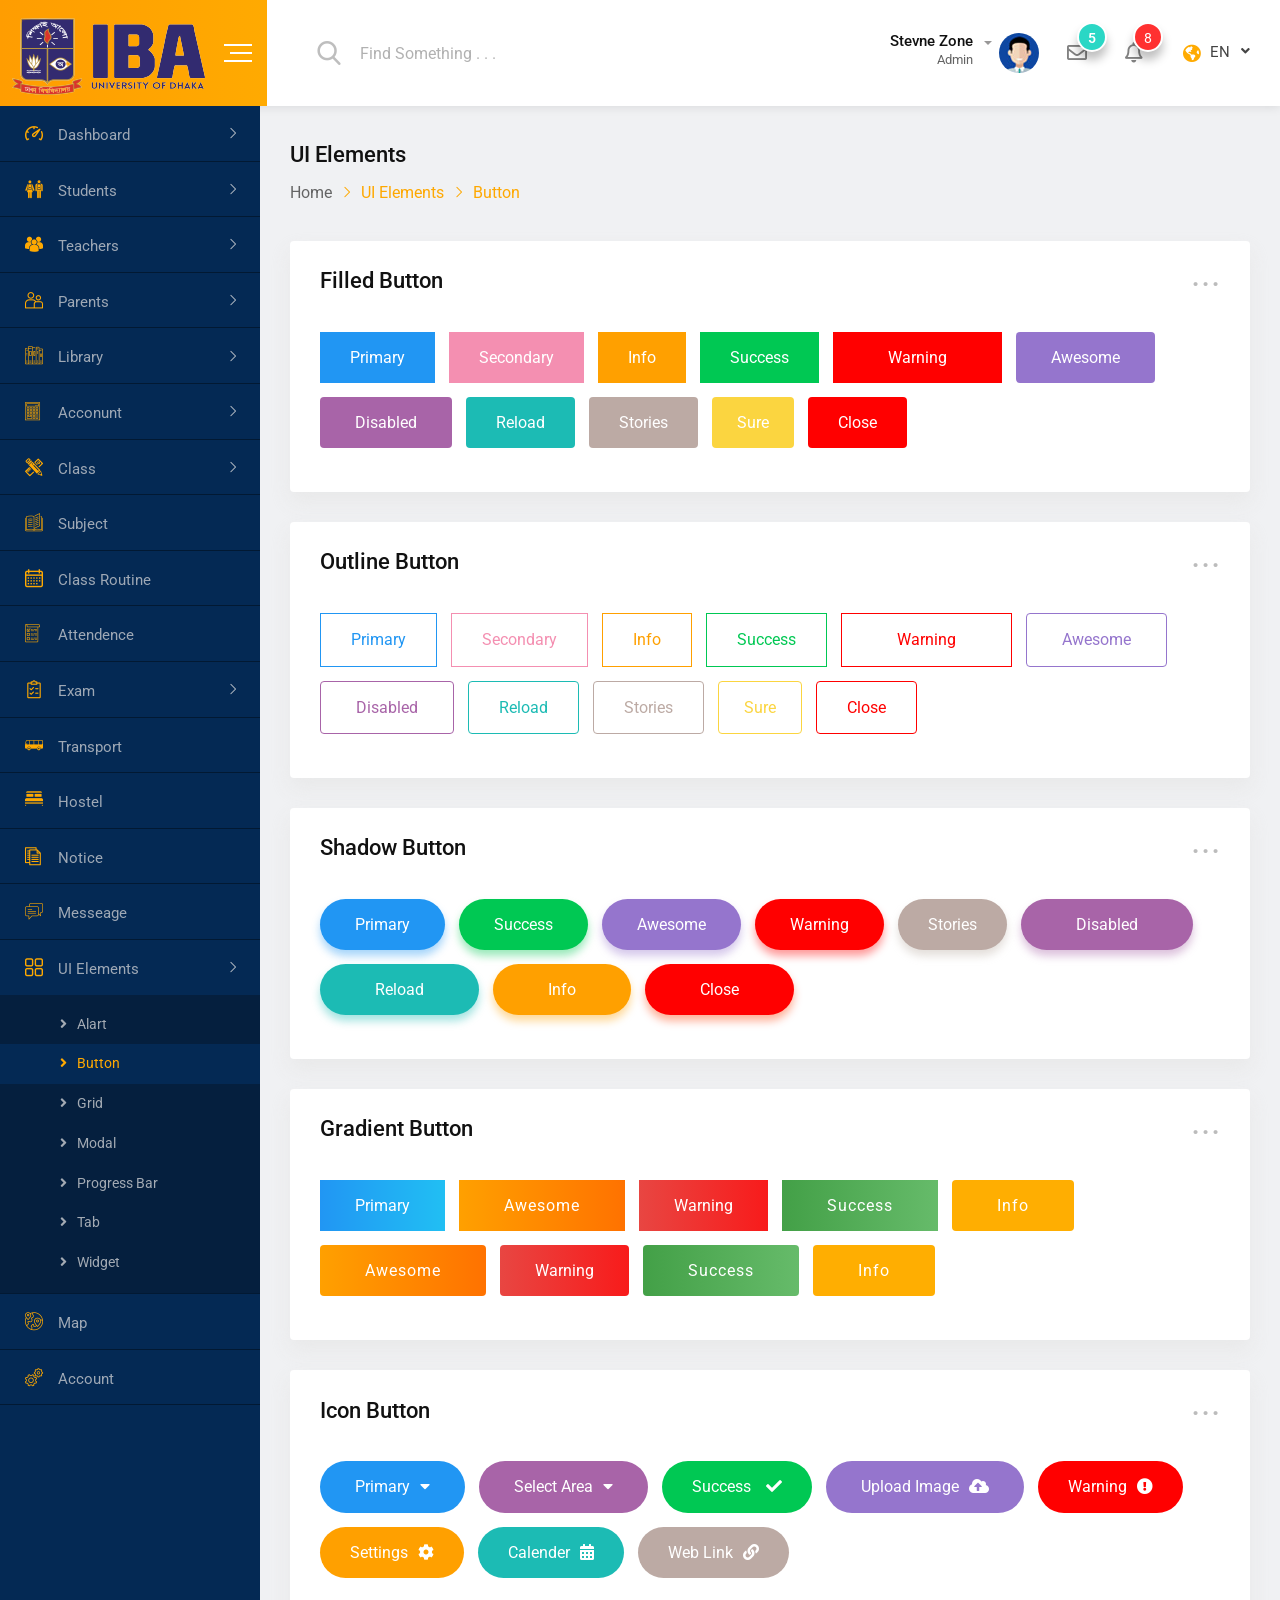
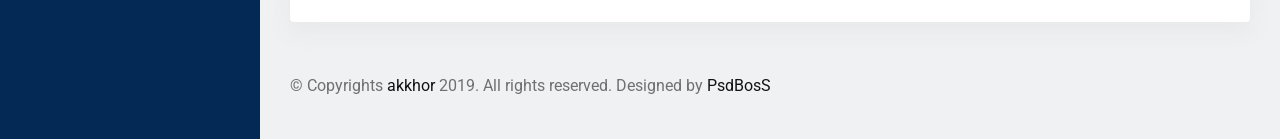
<file: button.html>
<!doctype html>
<html class="no-js" lang="">


<!-- Mirrored from www.radiustheme.com/demo/html/psdboss/akkhor/akkhor/button.html by HTTrack Website Copier/3.x [XR&CO'2014], Wed, 07 Jul 2021 11:38:59 GMT -->
<head>
    <meta charset="utf-8">
    <meta http-equiv="x-ua-compatible" content="ie=edge">
    <title>AKKHOR | Button</title>
    <meta name="description" content="">
    <meta name="viewport" content="width=device-width, initial-scale=1">
    <!-- Favicon -->
    <link rel="shortcut icon" type="image/x-icon" href="img/favicon.png">
    <!-- Normalize CSS -->
    <link rel="stylesheet" href="css/normalize.css">
    <!-- Main CSS -->
    <link rel="stylesheet" href="css/main.css">
    <!-- Bootstrap CSS -->
    <link rel="stylesheet" href="css/bootstrap.min.css">
    <!-- Fontawesome CSS -->
    <link rel="stylesheet" href="css/all.min.css">
    <!-- Flaticon CSS -->
    <link rel="stylesheet" href="fonts/flaticon.css">
    <!-- Animate CSS -->
    <link rel="stylesheet" href="css/animate.min.css">
    <!-- Custom CSS -->
    <link rel="stylesheet" href="style.css">
    <!-- Modernize js -->
    <script src="js/modernizr-3.6.0.min.js"></script>
</head>

<body>
    <!-- Preloader Start Here -->
    <div id="preloader"></div>
    <!-- Preloader End Here -->
    <div id="wrapper" class="wrapper bg-ash">
         <!-- Header Menu Area Start Here -->
        <div class="navbar navbar-expand-md header-menu-one bg-light">
            <div class="nav-bar-header-one">
                <div class="header-logo">
                    <a href="index.html">
                        <img src="img/logo.png" alt="logo">
                    </a>
                </div>
                  <div class="toggle-button sidebar-toggle">
                    <button type="button" class="item-link">
                        <span class="btn-icon-wrap">
                            <span></span>
                            <span></span>
                            <span></span>
                        </span>
                    </button>
                </div>
            </div>
            <div class="d-md-none mobile-nav-bar">
               <button class="navbar-toggler pulse-animation" type="button" data-toggle="collapse" data-target="#mobile-navbar" aria-expanded="false">
                    <i class="far fa-arrow-alt-circle-down"></i>
                </button>
                <button type="button" class="navbar-toggler sidebar-toggle-mobile">
                    <i class="fas fa-bars"></i>
                </button>
            </div>
            <div class="header-main-menu collapse navbar-collapse" id="mobile-navbar">
                <ul class="navbar-nav">
                    <li class="navbar-item header-search-bar">
                        <div class="input-group stylish-input-group">
                            <span class="input-group-addon">
                                <button type="submit">
                                    <span class="flaticon-search" aria-hidden="true"></span>
                                </button>
                            </span>
                            <input type="text" class="form-control" placeholder="Find Something . . .">
                        </div>
                    </li>
                </ul>
                <ul class="navbar-nav">
                    <li class="navbar-item dropdown header-admin">
                        <a class="navbar-nav-link dropdown-toggle" href="#" role="button" data-toggle="dropdown"
                            aria-expanded="false">
                            <div class="admin-title">
                                <h5 class="item-title">Stevne Zone</h5>
                                <span>Admin</span>
                            </div>
                            <div class="admin-img">
                                <img src="img/figure/admin.jpg" alt="Admin">
                            </div>
                        </a>
                        <div class="dropdown-menu dropdown-menu-right">
                            <div class="item-header">
                                <h6 class="item-title">Steven Zone</h6>
                            </div>
                            <div class="item-content">
                                <ul class="settings-list">
                                    <li><a href="#"><i class="flaticon-user"></i>My Profile</a></li>
                                    <li><a href="#"><i class="flaticon-list"></i>Task</a></li>
                                    <li><a href="#"><i class="flaticon-chat-comment-oval-speech-bubble-with-text-lines"></i>Message</a></li>
                                    <li><a href="#"><i class="flaticon-gear-loading"></i>Account Settings</a></li>
                                    <li><a href="login.html"><i class="flaticon-turn-off"></i>Log Out</a></li>
                                </ul>
                            </div>
                        </div>
                    </li>
                    <li class="navbar-item dropdown header-message">
                        <a class="navbar-nav-link dropdown-toggle" href="#" role="button" data-toggle="dropdown"
                            aria-expanded="false">
                            <i class="far fa-envelope"></i>
                            <div class="item-title d-md-none text-16 mg-l-10">Message</div>
                            <span>5</span>
                        </a>

                        <div class="dropdown-menu dropdown-menu-right">
                            <div class="item-header">
                                <h6 class="item-title">05 Message</h6>
                            </div>
                            <div class="item-content">
                                <div class="media">
                                    <div class="item-img bg-skyblue author-online">
                                        <img src="img/figure/student11.png" alt="img">
                                    </div>
                                    <div class="media-body space-sm">
                                        <div class="item-title">
                                            <a href="#">
                                                <span class="item-name">Maria Zaman</span> 
                                                <span class="item-time">18:30</span> 
                                            </a>  
                                        </div>
                                        <p>What is the reason of buy this item. 
                                        Is it usefull for me.....</p>
                                    </div>
                                </div>
                                <div class="media">
                                    <div class="item-img bg-yellow author-online">
                                        <img src="img/figure/student12.png" alt="img">
                                    </div>
                                    <div class="media-body space-sm">
                                        <div class="item-title">
                                            <a href="#">
                                                <span class="item-name">Benny Roy</span> 
                                                <span class="item-time">10:35</span> 
                                            </a>  
                                        </div>
                                        <p>What is the reason of buy this item. 
                                        Is it usefull for me.....</p>
                                    </div>
                                </div>
                                <div class="media">
                                    <div class="item-img bg-pink">
                                        <img src="img/figure/student13.png" alt="img">
                                    </div>
                                    <div class="media-body space-sm">
                                        <div class="item-title">
                                            <a href="#">
                                                <span class="item-name">Steven</span> 
                                                <span class="item-time">02:35</span> 
                                            </a>  
                                        </div>
                                        <p>What is the reason of buy this item. 
                                        Is it usefull for me.....</p>
                                    </div>
                                </div>
                                <div class="media">
                                    <div class="item-img bg-violet-blue">
                                        <img src="img/figure/student11.png" alt="img">
                                    </div>
                                    <div class="media-body space-sm">
                                        <div class="item-title">
                                            <a href="#">
                                                <span class="item-name">Joshep Joe</span> 
                                                <span class="item-time">12:35</span> 
                                            </a>  
                                        </div>
                                        <p>What is the reason of buy this item. 
                                        Is it usefull for me.....</p>
                                    </div>
                                </div>
                            </div>
                        </div>
                    </li>
                    <li class="navbar-item dropdown header-notification">
                        <a class="navbar-nav-link dropdown-toggle" href="#" role="button" data-toggle="dropdown"
                            aria-expanded="false">
                            <i class="far fa-bell"></i>
                            <div class="item-title d-md-none text-16 mg-l-10">Notification</div>
                            <span>8</span>
                        </a>

                        <div class="dropdown-menu dropdown-menu-right">
                            <div class="item-header">
                                <h6 class="item-title">03 Notifiacations</h6>
                            </div>
                            <div class="item-content">
                                <div class="media">
                                    <div class="item-icon bg-skyblue">
                                        <i class="fas fa-check"></i>
                                    </div>
                                    <div class="media-body space-sm">
                                        <div class="post-title">Complete Today Task</div>
                                        <span>1 Mins ago</span>
                                    </div>
                                </div>
                                <div class="media">
                                    <div class="item-icon bg-orange">
                                        <i class="fas fa-calendar-alt"></i>
                                    </div>
                                    <div class="media-body space-sm">
                                        <div class="post-title">Director Metting</div>
                                        <span>20 Mins ago</span>
                                    </div>
                                </div>
                                <div class="media">
                                    <div class="item-icon bg-violet-blue">
                                        <i class="fas fa-cogs"></i>
                                    </div>
                                    <div class="media-body space-sm">
                                        <div class="post-title">Update Password</div>
                                        <span>45 Mins ago</span>
                                    </div>
                                </div>
                            </div>
                        </div>
                    </li>
                     <li class="navbar-item dropdown header-language">
                        <a class="navbar-nav-link dropdown-toggle" href="#" role="button" 
                        data-toggle="dropdown" aria-expanded="false"><i class="fas fa-globe-americas"></i>EN</a>
                        <div class="dropdown-menu dropdown-menu-right">
                            <a class="dropdown-item" href="#">English</a>
                            <a class="dropdown-item" href="#">Spanish</a>
                            <a class="dropdown-item" href="#">Franchis</a>
                            <a class="dropdown-item" href="#">Chiness</a>
                        </div>
                    </li>
                </ul>
            </div>
        </div>
        <!-- Header Menu Area End Here -->
        <!-- Page Area Start Here -->
        <div class="dashboard-page-one">
            <!-- Sidebar Area Start Here -->
           <div class="sidebar-main sidebar-menu-one sidebar-expand-md sidebar-color">
               <div class="mobile-sidebar-header d-md-none">
                    <div class="header-logo">
                        <a href="index.html"><img src="img/logo1.png" alt="logo"></a>
                    </div>
               </div>
                <div class="sidebar-menu-content">
                    <ul class="nav nav-sidebar-menu sidebar-toggle-view">
                        <li class="nav-item sidebar-nav-item">
                            <a href="#" class="nav-link"><i class="flaticon-dashboard"></i><span>Dashboard</span></a>
                            <ul class="nav sub-group-menu">
                                <li class="nav-item">
                                    <a href="index.html" class="nav-link"><i class="fas fa-angle-right"></i>Admin</a>
                                </li>
                                <li class="nav-item">
                                    <a href="index3.html" class="nav-link"><i class="fas fa-angle-right"></i>Students</a>
                                </li>
                                <li class="nav-item">
                                    <a href="index4.html" class="nav-link"><i class="fas fa-angle-right"></i>Parents</a>
                                </li>
                                <li class="nav-item">
                                    <a href="index5.html" class="nav-link"><i class="fas fa-angle-right"></i>Teachers</a>
                                </li>
                            </ul>
                        </li>
                        <li class="nav-item sidebar-nav-item">
                            <a href="#" class="nav-link"><i class="flaticon-classmates"></i><span>Students</span></a>
                            <ul class="nav sub-group-menu">
                                <li class="nav-item">
                                    <a href="all-student.html" class="nav-link"><i class="fas fa-angle-right"></i>All Students</a>
                                </li>
                                <li class="nav-item">
                                    <a href="student-details.html" class="nav-link"><i class="fas fa-angle-right"></i>Student Details</a>
                                </li>
                                <li class="nav-item">
                                    <a href="admit-form.html" class="nav-link"><i class="fas fa-angle-right"></i>Admission Form</a>
                                </li>
                                <li class="nav-item">
                                    <a href="student-promotion.html" class="nav-link"><i class="fas fa-angle-right"></i>Student Promotion</a>
                                </li>
                            </ul>
                        </li>
                        <li class="nav-item sidebar-nav-item">
                            <a href="#" class="nav-link"><i class="flaticon-multiple-users-silhouette"></i><span>Teachers</span></a>
                            <ul class="nav sub-group-menu">
                                <li class="nav-item">
                                    <a href="all-teacher.html" class="nav-link"><i class="fas fa-angle-right"></i>All Teachers</a>
                                </li>
                                <li class="nav-item">
                                    <a href="teacher-details.html" class="nav-link"><i class="fas fa-angle-right"></i>Teacher Details</a>
                                </li>
                                <li class="nav-item">
                                    <a href="add-teacher.html" class="nav-link"><i class="fas fa-angle-right"></i>Add Teacher</a>
                                </li>
                                <li class="nav-item">
                                    <a href="teacher-payment.html" class="nav-link"><i class="fas fa-angle-right"></i>Payment</a>
                                </li>
                            </ul>
                        </li>
                        <li class="nav-item sidebar-nav-item">
                            <a href="#" class="nav-link"><i class="flaticon-couple"></i><span>Parents</span></a>
                            <ul class="nav sub-group-menu">
                                <li class="nav-item">
                                    <a href="all-parents.html" class="nav-link"><i class="fas fa-angle-right"></i>All Parents</a>
                                </li>
                                <li class="nav-item">
                                    <a href="parents-details.html" class="nav-link"><i class="fas fa-angle-right"></i>Parents Details</a>
                                </li>
                                <li class="nav-item">
                                    <a href="add-parents.html" class="nav-link"><i class="fas fa-angle-right"></i>Add Parent</a>
                                </li>
                            </ul>
                        </li>
                        <li class="nav-item sidebar-nav-item">
                            <a href="#" class="nav-link"><i class="flaticon-books"></i><span>Library</span></a>
                            <ul class="nav sub-group-menu">
                                <li class="nav-item">
                                    <a href="all-book.html" class="nav-link"><i class="fas fa-angle-right"></i>All Book</a>
                                </li>
                                <li class="nav-item">
                                    <a href="add-book.html" class="nav-link"><i class="fas fa-angle-right"></i>Add New Book</a>
                                </li>
                            </ul>
                        </li>
                        <li class="nav-item sidebar-nav-item">
                            <a href="#" class="nav-link"><i class="flaticon-technological"></i><span>Acconunt</span></a>
                            <ul class="nav sub-group-menu">
                                <li class="nav-item">
                                    <a href="all-fees.html" class="nav-link"><i class="fas fa-angle-right"></i>All Fees Collection</a>
                                </li>
                                <li class="nav-item">
                                    <a href="all-expense.html" class="nav-link"><i class="fas fa-angle-right"></i>Expenses</a>
                                </li>
                                <li class="nav-item">
                                    <a href="add-expense.html" class="nav-link"><i class="fas fa-angle-right"></i>Add Expenses</a>
                                </li>
                            </ul>
                        </li>
                        <li class="nav-item sidebar-nav-item">
                            <a href="#" class="nav-link"><i class="flaticon-maths-class-materials-cross-of-a-pencil-and-a-ruler"></i><span>Class</span></a>
                            <ul class="nav sub-group-menu">
                                <li class="nav-item">
                                    <a href="all-class.html" class="nav-link"><i class="fas fa-angle-right"></i>All Classes</a>
                                </li>
                                <li class="nav-item">
                                    <a href="add-class.html" class="nav-link"><i class="fas fa-angle-right"></i>Add New Class</a>
                                </li>
                            </ul>
                        </li>
                        <li class="nav-item">
                            <a href="all-subject.html" class="nav-link"><i class="flaticon-open-book"></i><span>Subject</span></a>
                        </li>
                        <li class="nav-item">
                            <a href="class-routine.html" class="nav-link"><i class="flaticon-calendar"></i><span>Class Routine</span></a>
                        </li>
                        <li class="nav-item">
                            <a href="student-attendence.html" class="nav-link"><i class="flaticon-checklist"></i><span>Attendence</span></a>
                        </li>
                        <li class="nav-item sidebar-nav-item">
                            <a href="#" class="nav-link"><i class="flaticon-shopping-list"></i><span>Exam</span></a>
                            <ul class="nav sub-group-menu">
                                <li class="nav-item">
                                    <a href="exam-schedule.html" class="nav-link"><i class="fas fa-angle-right"></i>Exam Schedule</a>
                                </li>
                                <li class="nav-item">
                                    <a href="exam-grade.html" class="nav-link"><i class="fas fa-angle-right"></i>Exam Grades</a>
                                </li>
                            </ul>
                        </li>
                        <li class="nav-item">
                            <a href="transport.html" class="nav-link"><i class="flaticon-bus-side-view"></i><span>Transport</span></a>
                        </li>
                        <li class="nav-item">
                            <a href="hostel.html" class="nav-link"><i class="flaticon-bed"></i><span>Hostel</span></a>
                        </li>
                        <li class="nav-item">
                            <a href="notice-board.html" class="nav-link"><i class="flaticon-script"></i><span>Notice</span></a>
                        </li>
                        <li class="nav-item">
                            <a href="messaging.html" class="nav-link"><i class="flaticon-chat"></i><span>Messeage</span></a>
                        </li>
                        <li class="nav-item sidebar-nav-item">
                            <a href="#" class="nav-link"><i class="flaticon-menu-1"></i><span>UI Elements</span></a>
                            <ul class="nav sub-group-menu sub-group-active">
                                <li class="nav-item">
                                    <a href="notification-alart.html" class="nav-link"><i class="fas fa-angle-right"></i>Alart</a>
                                </li>
                                <li class="nav-item">
                                    <a href="button.html" class="nav-link menu-active"><i class="fas fa-angle-right"></i>Button</a>
                                </li>
                                <li class="nav-item">
                                    <a href="grid.html" class="nav-link"><i class="fas fa-angle-right"></i>Grid</a>
                                </li>
                                <li class="nav-item">
                                    <a href="modal.html" class="nav-link"><i class="fas fa-angle-right"></i>Modal</a>
                                </li>
                                <li class="nav-item">
                                    <a href="progress-bar.html" class="nav-link"><i class="fas fa-angle-right"></i>Progress Bar</a>
                                </li>
                                <li class="nav-item">
                                    <a href="ui-tab.html" class="nav-link"><i class="fas fa-angle-right"></i>Tab</a>
                                </li>
                                <li class="nav-item">
                                    <a href="ui-widget.html" class="nav-link"><i
                                            class="fas fa-angle-right"></i>Widget</a>
                                </li>
                            </ul>
                        </li>
                        <li class="nav-item">
                            <a href="map.html" class="nav-link"><i class="flaticon-planet-earth"></i><span>Map</span></a>
                        </li>
                        <li class="nav-item">
                            <a href="account-settings.html" class="nav-link"><i class="flaticon-settings"></i><span>Account</span></a>
                        </li>
                    </ul>
                </div>
            </div>
            <!-- Sidebar Area End Here -->
            <div class="dashboard-content-one">
                <!-- Breadcubs Area Start Here -->
                <div class="breadcrumbs-area">
                    <h3>UI Elements</h3>
                    <ul>
                        <li>
                            <a href="index.html">Home</a>
                        </li>
                        <li>UI Elements</li>
                        <li>Button</li>
                    </ul>
                </div>
                <!-- Breadcubs Area End Here -->
                <!-- Button Area Start Here -->
                <div class="card height-auto">
                    <div class="card-body">
                        <div class="heading-layout1 mg-b-25">
                            <div class="item-title">
                                <h3>Filled Button</h3>
                            </div>
                           <div class="dropdown">
                                        <a class="dropdown-toggle" href="#" role="button" 
                                        data-toggle="dropdown" aria-expanded="false">...</a>
                
                                        <div class="dropdown-menu dropdown-menu-right">
                                            <a class="dropdown-item" href="#"><i class="fas fa-times text-orange-red"></i>Close</a>
                                            <a class="dropdown-item" href="#"><i class="fas fa-cogs text-dark-pastel-green"></i>Edit</a>
                                            <a class="dropdown-item" href="#"><i class="fas fa-redo-alt text-orange-peel"></i>Refresh</a>
                                        </div>
                                    </div>
                        </div>
                        <div class="ui-btn-wrap">
                            <ul>
                                <li><button type="button" class="btn-fill-md text-light bg-dodger-blue">Primary</button></li>
                                <li><button type="button" class="btn-fill-md text-light bg-mauvelous">Secondary</button></li>
                                <li><button type="button" class="btn-fill-md text-light bg-orange-peel">Info</button></li>
                                <li><button type="button" class="btn-fill-md text-light bg-dark-pastel-green">Success</button></li>
                                <li><button type="button" class="btn-fill-xl text-light bg-red">Warning</button></li>
                                <li><button type="button" class="btn-fill-lmd radius-4 text-light bg-true-v">Awesome</button></li>
                                <li><button type="button" class="btn-fill-lmd radius-4 text-light bg-violet-blue">Disabled</button></li>
                                <li><button type="button" class="btn-fill-md radius-4 text-light bg-light-sea-green">Reload</button></li>
                                <li><button type="button" class="btn-fill-md radius-4 text-light bg-martini">Stories</button></li>
                                <li><button type="button" class="btn-fill-sm radius-4 text-light bg-yellow">Sure</button></li>
                                <li><button type="button" class="btn-fill-md radius-4 text-light bg-orange-red">Close</button></li>
                            </ul>
                        </div>
                    </div>
                </div>
                <div class="card height-auto">
                    <div class="card-body">
                        <div class="heading-layout1 mg-b-25">
                            <div class="item-title">
                                <h3>Outline Button</h3>
                            </div>
                           <div class="dropdown">
                                        <a class="dropdown-toggle" href="#" role="button" 
                                        data-toggle="dropdown" aria-expanded="false">...</a>
                
                                        <div class="dropdown-menu dropdown-menu-right">
                                            <a class="dropdown-item" href="#"><i class="fas fa-times text-orange-red"></i>Close</a>
                                            <a class="dropdown-item" href="#"><i class="fas fa-cogs text-dark-pastel-green"></i>Edit</a>
                                            <a class="dropdown-item" href="#"><i class="fas fa-redo-alt text-orange-peel"></i>Refresh</a>
                                        </div>
                                    </div>
                        </div>
                        <div class="ui-btn-wrap">
                            <ul>
                                <li><button type="button" class="btn-fill-md text-dodger-blue border-dodger-blue">Primary</button></li>
                                <li><button type="button" class="btn-fill-md text-mauvelous border-mauvelous">Secondary</button></li>
                                <li><button type="button" class="btn-fill-md text-orange-peel border-orange-peel">Info</button></li>
                                <li><button type="button" class="btn-fill-md text-dark-pastel-green border-dark-pastel-green">Success</button></li>
                                <li><button type="button" class="btn-fill-xl text-red border-red">Warning</button></li>
                                <li><button type="button" class="btn-fill-lmd radius-4 text-true-v border-true-v">Awesome</button></li>
                                <li><button type="button" class="btn-fill-lmd radius-4 text-violet-blue border-violet-blue">Disabled</button></li>
                                <li><button type="button" class="btn-fill-md radius-4 text-light-sea-green border-light-sea-green">Reload</button></li>
                                <li><button type="button" class="btn-fill-md radius-4 text-martini border-martini">Stories</button></li>
                                <li><button type="button" class="btn-fill-sm radius-4 text-yellow border-yellow">Sure</button></li>
                                <li><button type="button" class="btn-fill-md radius-4 text-orange-red border-orange-red">Close</button></li>
                            </ul>
                        </div>
                    </div>
                </div>
                <div class="card height-auto">
                    <div class="card-body">
                        <div class="heading-layout1 mg-b-25">
                            <div class="item-title">
                                <h3>Shadow Button</h3>
                            </div>
                           <div class="dropdown">
                                        <a class="dropdown-toggle" href="#" role="button" 
                                        data-toggle="dropdown" aria-expanded="false">...</a>
                
                                        <div class="dropdown-menu dropdown-menu-right">
                                            <a class="dropdown-item" href="#"><i class="fas fa-times text-orange-red"></i>Close</a>
                                            <a class="dropdown-item" href="#"><i class="fas fa-cogs text-dark-pastel-green"></i>Edit</a>
                                            <a class="dropdown-item" href="#"><i class="fas fa-redo-alt text-orange-peel"></i>Refresh</a>
                                        </div>
                                    </div>
                        </div>
                        <div class="ui-btn-wrap">
                            <ul>
                                <li><button type="button" class="btn-fill-lmd radius-30 text-light shadow-dodger-blue bg-dodger-blue">Primary</button></li>
                                <li><button type="button" class="btn-fill-lmd radius-30 text-light shadow-dark-pastel-green bg-dark-pastel-green">Success</button></li>
                                <li><button type="button" class="btn-fill-lmd radius-30 text-light shadow-true-v bg-true-v">Awesome</button></li>
                                <li><button type="button" class="btn-fill-lmd radius-30 text-light shadow-red bg-red">Warning</button></li>
                                <li><button type="button" class="btn-fill-md radius-30 text-light bg-martini shadow-martini">Stories</button></li>
                                <li><button type="button" class="btn-fill-xl radius-30 text-light shadow-violet-blue bg-violet-blue">Disabled</button></li>
                                <li><button type="button" class="btn-fill-xl radius-30 text-light shadow-light-sea-green bg-light-sea-green">Reload</button></li>
                                <li><button type="button" class="btn-fill-xl radius-30 text-light shadow-orange-peel bg-orange-peel">Info</button></li>
                                <li><button type="button" class="btn-fill-xl radius-30 text-light shadow-orange-red bg-orange-red">Close</button></li>
                            </ul>
                        </div>
                    </div>
                </div>
                <div class="card height-auto">
                    <div class="card-body">
                        <div class="heading-layout1 mg-b-25">
                            <div class="item-title">
                                <h3>Gradient Button</h3>
                            </div>
                           <div class="dropdown">
                                        <a class="dropdown-toggle" href="#" role="button" 
                                        data-toggle="dropdown" aria-expanded="false">...</a>
                
                                        <div class="dropdown-menu dropdown-menu-right">
                                            <a class="dropdown-item" href="#"><i class="fas fa-times text-orange-red"></i>Close</a>
                                            <a class="dropdown-item" href="#"><i class="fas fa-cogs text-dark-pastel-green"></i>Edit</a>
                                            <a class="dropdown-item" href="#"><i class="fas fa-redo-alt text-orange-peel"></i>Refresh</a>
                                        </div>
                                    </div>
                        </div>
                        <div class="ui-btn-wrap">
                            <ul>
                                <li><button type="button" class="btn-fill-lmd text-light gradient-dodger-blue">Primary</button></li>
                                <li><button type="button" class="btn-fill-lg font-normal no-radius text-light gradient-orange-peel">Awesome</button></li>
                                <li><button type="button" class="btn-fill-lmd text-light bg-gradient-gplus">Warning</button></li>
                                <li><button type="button" class="btn-fill-lg font-normal no-radius text-light gradient-pastel-green">Success</button></li>
                                <li><button type="button" class="btn-fill-lg font-normal text-light btn-gradient-yellow">Info</button></li>
                                <li><button type="button" class="btn-fill-lg font-normal text-light gradient-orange-peel">Awesome</button></li>
                                <li><button type="button" class="btn-fill-lmd text-light radius-4 bg-gradient-gplus">Warning</button></li>
                                <li><button type="button" class="btn-fill-lg font-normal text-light gradient-pastel-green">Success</button></li>
                                <li><button type="button" class="btn-fill-lg font-normal radius-4 text-light btn-gradient-yellow">Info</button></li>
                                
                            </ul>
                        </div>
                    </div>
                </div>
                <div class="card height-auto">
                    <div class="card-body">
                        <div class="heading-layout1 mg-b-25">
                            <div class="item-title">
                                <h3>Icon Button</h3>
                            </div>
                           <div class="dropdown">
                                        <a class="dropdown-toggle" href="#" role="button" 
                                        data-toggle="dropdown" aria-expanded="false">...</a>
                
                                        <div class="dropdown-menu dropdown-menu-right">
                                            <a class="dropdown-item" href="#"><i class="fas fa-times text-orange-red"></i>Close</a>
                                            <a class="dropdown-item" href="#"><i class="fas fa-cogs text-dark-pastel-green"></i>Edit</a>
                                            <a class="dropdown-item" href="#"><i class="fas fa-redo-alt text-orange-peel"></i>Refresh</a>
                                        </div>
                                    </div>
                        </div>
                        <div class="ui-btn-wrap">
                            <ul>
                                <li><button type="button" class="btn-fill-lmd radius-30 text-light bg-dodger-blue">Primary<i class="fas fa-caret-down mg-l-10"></i></button></li>
                                <li><button type="button" class="btn-fill-lmd radius-30 text-light bg-violet-blue">Select Area<i class="fas fa-caret-down mg-l-10"></i></button></li>
                                <li><button type="button" class="btn-fill-md radius-30 text-light bg-dark-pastel-green">Success<i class="fas fa-check mg-l-15"></i></button></li>
                                <li><button type="button" class="btn-fill-lmd radius-30 text-light bg-true-v">Upload Image<i class="fas fa-cloud-upload-alt mg-l-10"></i></button></li>
                                <li><button type="button" class="btn-fill-md radius-30 text-light bg-red">Warning<i class="fas fa-exclamation-circle mg-l-10"></i></button></li>
                                <li><button type="button" class="btn-fill-md radius-30 text-light bg-orange-peel">Settings<i class="fas fa-cog mg-l-10"></i></button></li>
                                <li><button type="button" class="btn-fill-md radius-30 text-light bg-light-sea-green">Calender<i class="fas fa-calendar-alt mg-l-10"></i></button></li>
                                <li><button type="button" class="btn-fill-md radius-30 text-light bg-martini">Web Link<i class="fas fa-link mg-l-10"></i></button></li>
                            </ul>
                        </div>
                    </div>
                </div>
                <!-- Button Area End Here -->
                <footer class="footer-wrap-layout1">
                    <div class="copyright">© Copyrights <a href="#">akkhor</a> 2019. All rights reserved. Designed by <a href="#">PsdBosS</a></div>
                </footer>
            </div>
        </div>
        <!-- Page Area End Here -->
    </div>
    <!-- jquery-->
    <script src="js/jquery-3.3.1.min.js"></script>
    <!-- Plugins js -->
    <script src="js/plugins.js"></script>
    <!-- Popper js -->
    <script src="js/popper.min.js"></script>
    <!-- Bootstrap js -->
    <script src="js/bootstrap.min.js"></script>
    <!-- Scroll Up Js -->
    <script src="js/jquery.scrollUp.min.js"></script>
    <!-- Custom Js -->
    <script src="js/main.js"></script>

</body>


<!-- Mirrored from www.radiustheme.com/demo/html/psdboss/akkhor/akkhor/button.html by HTTrack Website Copier/3.x [XR&CO'2014], Wed, 07 Jul 2021 11:38:59 GMT -->
</html>
</file>
<file: css/main.css>
/*! HTML5 Boilerplate v6.1.0 | MIT License | https://html5boilerplate.com/ */

/*
 * What follows is the result of much research on cross-browser styling.
 * Credit left inline and big thanks to Nicolas Gallagher, Jonathan Neal,
 * Kroc Camen, and the H5BP dev community and team.
 */

/* ==========================================================================
   Base styles: opinionated defaults
   ========================================================================== */

html {
    color: #222;
    font-size: 1em;
    line-height: 1.4;
}

/*
 * Remove text-shadow in selection highlight:
 * https://twitter.com/miketaylr/status/12228805301
 *
 * Vendor-prefixed and regular ::selection selectors cannot be combined:
 * https://stackoverflow.com/a/16982510/7133471
 *
 * Customize the background color to match your design.
 */

::-moz-selection {
    background: #b3d4fc;
    text-shadow: none;
}

::selection {
    background: #b3d4fc;
    text-shadow: none;
}

/*
 * A better looking default horizontal rule
 */

hr {
    display: block;
    height: 1px;
    border: 0;
    border-top: 1px solid #ccc;
    margin: 1em 0;
    padding: 0;
}

/*
 * Remove the gap between audio, canvas, iframes,
 * images, videos and the bottom of their containers:
 * https://github.com/h5bp/html5-boilerplate/issues/440
 */

audio,
canvas,
iframe,
img,
svg,
video {
    vertical-align: middle;
}

/*
 * Remove default fieldset styles.
 */

fieldset {
    border: 0;
    margin: 0;
    padding: 0;
}

/*
 * Allow only vertical resizing of textareas.
 */

textarea {
    resize: vertical;
}

/* ==========================================================================
   Browser Upgrade Prompt
   ========================================================================== */

.browserupgrade {
    margin: 0.2em 0;
    background: #ccc;
    color: #000;
    padding: 0.2em 0;
}

/* ==========================================================================
   Author's custom styles
   ========================================================================== */

















/* ==========================================================================
   Helper classes
   ========================================================================== */

/*
 * Hide visually and from screen readers
 */

.hidden {
    display: none !important;
}

/*
 * Hide only visually, but have it available for screen readers:
 * https://snook.ca/archives/html_and_css/hiding-content-for-accessibility
 *
 * 1. For long content, line feeds are not interpreted as spaces and small width
 *    causes content to wrap 1 word per line:
 *    https://medium.com/@jessebeach/beware-smushed-off-screen-accessible-text-5952a4c2cbfe
 */

.visuallyhidden {
    border: 0;
    clip: rect(0 0 0 0);
    height: 1px;
    margin: -1px;
    overflow: hidden;
    padding: 0;
    position: absolute;
    width: 1px;
    white-space: nowrap; /* 1 */
}

/*
 * Extends the .visuallyhidden class to allow the element
 * to be focusable when navigated to via the keyboard:
 * https://www.drupal.org/node/897638
 */

.visuallyhidden.focusable:active,
.visuallyhidden.focusable:focus {
    clip: auto;
    height: auto;
    margin: 0;
    overflow: visible;
    position: static;
    width: auto;
    white-space: inherit;
}

/*
 * Hide visually and from screen readers, but maintain layout
 */

.invisible {
    visibility: hidden;
}

/*
 * Clearfix: contain floats
 *
 * For modern browsers
 * 1. The space content is one way to avoid an Opera bug when the
 *    `contenteditable` attribute is included anywhere else in the document.
 *    Otherwise it causes space to appear at the top and bottom of elements
 *    that receive the `clearfix` class.
 * 2. The use of `table` rather than `block` is only necessary if using
 *    `:before` to contain the top-margins of child elements.
 */

.clearfix:before,
.clearfix:after {
    content: " "; /* 1 */
    display: table; /* 2 */
}

.clearfix:after {
    clear: both;
}

/* ==========================================================================
   EXAMPLE Media Queries for Responsive Design.
   These examples override the primary ('mobile first') styles.
   Modify as content requires.
   ========================================================================== */

@media only screen and (min-width: 35em) {
    /* Style adjustments for viewports that meet the condition */
}

@media print,
       (-webkit-min-device-pixel-ratio: 1.25),
       (min-resolution: 1.25dppx),
       (min-resolution: 120dpi) {
    /* Style adjustments for high resolution devices */
}

/* ==========================================================================
   Print styles.
   Inlined to avoid the additional HTTP request:
   https://www.phpied.com/delay-loading-your-print-css/
   ========================================================================== */

@media print {
    *,
    *:before,
    *:after {
        background: transparent !important;
        color: #000 !important; /* Black prints faster */
        -webkit-box-shadow: none !important;
        box-shadow: none !important;
        text-shadow: none !important;
    }

    a,
    a:visited {
        text-decoration: underline;
    }

    a[href]:after {
        content: " (" attr(href) ")";
    }

    abbr[title]:after {
        content: " (" attr(title) ")";
    }

    /*
     * Don't show links that are fragment identifiers,
     * or use the `javascript:` pseudo protocol
     */

    a[href^="#"]:after,
    a[href^="javascript:"]:after {
        content: "";
    }

    pre {
        white-space: pre-wrap !important;
    }
    pre,
    blockquote {
        border: 1px solid #999;
        page-break-inside: avoid;
    }

    /*
     * Printing Tables:
     * http://css-discuss.incutio.com/wiki/Printing_Tables
     */

    thead {
        display: table-header-group;
    }

    tr,
    img {
        page-break-inside: avoid;
    }

    p,
    h2,
    h3 {
        orphans: 3;
        widows: 3;
    }

    h2,
    h3 {
        page-break-after: avoid;
    }
}
</file>
<file: fonts/flaticon.css>
/*
  	Flaticon icon font: Flaticon
  	Creation date: 14/02/2019 18:35
  	*/

@font-face {
  font-family: "Flaticon";
  src: url("Flaticon.eot");
  src: url("Flaticond41d.eot?#iefix") format("embedded-opentype"),
       url("Flaticon.woff2") format("woff2"),
       url("Flaticon.woff") format("woff"),
       url("Flaticon.ttf") format("truetype"),
       url("Flaticon.svg#Flaticon") format("svg");
  font-weight: normal;
  font-style: normal;
}

@media screen and (-webkit-min-device-pixel-ratio:0) {
  @font-face {
    font-family: "Flaticon";
    src: url("Flaticon.svg#Flaticon") format("svg");
  }
}

[class^="flaticon-"]:before, [class*=" flaticon-"]:before,
[class^="flaticon-"]:after, [class*=" flaticon-"]:after {   
  font-family: Flaticon;
        font-size: 20px;
font-style: normal;
margin-left: 20px;
}

.flaticon-user:before { content: "\f100"; }
.flaticon-turn-off:before { content: "\f101"; }
.flaticon-chat-comment-oval-speech-bubble-with-text-lines:before { content: "\f102"; }
.flaticon-list:before { content: "\f103"; }
.flaticon-settings-work-tool:before { content: "\f104"; }
.flaticon-gear-loading:before { content: "\f105"; }
.flaticon-back:before { content: "\f106"; }
.flaticon-next:before { content: "\f107"; }
.flaticon-down-arrow:before { content: "\f108"; }
.flaticon-back-1:before { content: "\f109"; }
.flaticon-next-1:before { content: "\f10a"; }
.flaticon-upload:before { content: "\f10b"; }
.flaticon-download:before { content: "\f10c"; }
.flaticon-arrow:before { content: "\f10d"; }
.flaticon-up-arrow:before { content: "\f10e"; }
.flaticon-back-arrow-circular-symbol:before { content: "\f10f"; }
.flaticon-two-arrows-pointing-up:before { content: "\f110"; }
.flaticon-search:before { content: "\f111"; }
.flaticon-menu:before { content: "\f112"; }
.flaticon-dashboard:before { content: "\f113"; }
.flaticon-open-book:before { content: "\f114"; }
.flaticon-books:before { content: "\f115"; }
.flaticon-calendar:before { content: "\f116"; }
.flaticon-shopping-list:before { content: "\f117"; }
.flaticon-mortarboard:before { content: "\f118"; }
.flaticon-chat:before { content: "\f119"; }
.flaticon-planet-earth:before { content: "\f11a"; }
.flaticon-menu-1:before { content: "\f11b"; }
.flaticon-settings:before { content: "\f11c"; }
.flaticon-reload:before { content: "\f11d"; }
.flaticon-magnifying-glass:before { content: "\f11e"; }
.flaticon-ring:before { content: "\f11f"; }
.flaticon-classmates:before { content: "\f120"; }
.flaticon-multiple-users-silhouette:before { content: "\f121"; }
.flaticon-couple:before { content: "\f122"; }
.flaticon-bed:before { content: "\f123"; }
.flaticon-bus-side-view:before { content: "\f124"; }
.flaticon-maths-class-materials-cross-of-a-pencil-and-a-ruler:before { content: "\f125"; }
.flaticon-mail:before { content: "\f126"; }
.flaticon-technological:before { content: "\f127"; }
.flaticon-checklist:before { content: "\f128"; }
.flaticon-doctor:before { content: "\f129"; }
.flaticon-script:before { content: "\f12a"; }
.flaticon-money:before { content: "\f12b"; }
.flaticon-more-button-of-three-dots:before { content: "\f12c"; }
.flaticon-more-button-interface-symbol-of-three-horizontal-aligned-dots:before { content: "\f12d"; }
.flaticon-earth-globe:before { content: "\f12e"; }
.flaticon-percentage-discount:before { content: "\f12f"; }
</file>
<file: style.css>
@import url(https://fonts.googleapis.com/css?family=Roboto:300,400,500,700,900);
html {
  height: 100%;
  font-size: 62.5%;
}
body {
  font-size: 16px;
  font-family: 'Roboto', sans-serif;
  font-weight: 400;
  height: 100%;
  line-height: 1.7;
  vertical-align: baseline;
  -webkit-font-smoothing: antialiased;
  -moz-osx-font-smoothing: grayscale;
  text-rendering: optimizeLegibility;
  color: #646464;
  background-color: #f0f1f3;
}
p {
  margin: 0 0 20px 0;
  color: #646464;
}
h1,
h2,
h3,
h4,
h5,
h6 {
  font-weight: 400;
  font-family: 'Roboto', sans-serif;
  margin: 0 0 20px 0;
  color: #111111;
}
h1,
h2 {
  line-height: 1.2;
}
h3,
h4,
h5,
h6 {
  line-height: 1.4;
}
h1 {
  font-size: 36px;
}
h2 {
  font-size: 28px;
}
h3 {
  font-size: 22px;
}
@media only screen and (max-width: 991px) {
  h3 {
    font-size: 20px;
  }
}
h4 {
  font-size: 20px;
}
h5 {
  font-size: 18px;
}
h6 {
  font-size: 16px;
}
/*=======================================================================
[02] BOOTSTRAP OVERWRITE
=========================================================================*/
/*=============== 2.1 Card ==================*/











.card {
  padding-bottom: 30px;
  border: none;
  height: 100%;
  background-color: initial;
}
.card-body {
  padding: 15px 30px 30px;
  background-color: #ffffff;
  border-radius: 4px;
  -webkit-box-shadow: 0px 10px 20px 0px rgba(229, 229, 229, 0.75);
  box-shadow: 0px 10px 20px 0px rgba(229, 229, 229, 0.75);
}
/*=============== 2.2 Dropdown ==================*/
.dropdown .dropdown-menu {
  top: 58px;
  min-width: 140px;
  padding: 0;
  border-radius: 4px;
  -webkit-box-shadow: 0px 0px 10px 0px rgba(33, 30, 30, 0.15);
  box-shadow: 0px 0px 10px 0px rgba(33, 30, 30, 0.15);
}
.dropdown .dropdown-menu .dropdown-item {
  font-size: 14px;
  padding: 10px 15px;
}
/*=============== 2.3 Forms ==================*/
.form-group .form-control {
  height: 45px;
  background-color: #f8f8f8;
  font-size: 14px;
  color: #111111;
  border-radius: 4px;
  border: none;
  padding: 5px 15px;
}
.form-group .form-control:focus {
  outline: none;
  box-shadow: none;
  border: none;
}
.form-check {
  position: relative;
  padding-left: 0;
}
.form-check label {
  display: inline-block;
  position: relative;
  padding-left: 40px;
  font-size: 16px;
  color: #111111;
}
.form-check label:before {
  content: "";
  display: inline-block;
  position: absolute;
  width: 17px;
  height: 17px;
  left: 0;
  top: 5px;
  border: 1px solid #cccccc;
  border-radius: 4px;
  background-color: #fff;
  transition: border 0.15s ease-in-out, color 0.15s ease-in-out;
}
.form-check label:after {
  content: "";
  display: inline-block;
  position: absolute;
  left: 4px;
  top: 5px;
  font-size: 10px;
}
.form-check input[type="checkbox"] {
  cursor: pointer;
  position: absolute;
  width: 20px;
  height: 20px;
  top: 1px;
  left: 12px;
  z-index: 1;
  opacity: 0;
}
.form-check input[type="checkbox"]:checked + label:after {
  font-family: 'Font Awesome 5 Free';
  content: "\f00c";
  font-weight: 600;
}
.form-check input[type="checkbox"]:disabled + label {
  opacity: 0.65;
}
.form-check input[type="checkbox"]:disabled + label:before {
  background-color: #eeeeee;
  cursor: not-allowed;
}
.form-check label::before {
  border-radius: 4px;
}
.form-check input[type="checkbox"]:checked + label:before {
  background-color: transparent;
  border-color: #cccccc;
}
.form-check input[type="checkbox"]:checked + label:after {
  color: #08b13c;
}
/*=============== 2.4 Grid ==================*/
.col-12-xxxl,
.col-11-xxxl,
.col-10-xxxl,
.col-9-xxxl,
.col-8-xxxl,
.col-7-xxxl,
.col-6-xxxl,
.col-5-xxxl,
.col-4-xxxl,
.col-3-xxxl,
.col-2-xxxl,
.col-1-xxxl {
  position: relative;
  width: 100%;
  min-height: 1px;
  padding-right: 15px;
  padding-left: 15px;
}
@media only screen and (min-width: 1500px) {
  .col-12-xxxl {
    -webkit-box-flex: 0;
    -ms-flex: 0 0 100%;
    flex: 0 0 100%;
    max-width: 100%;
  }
  .col-11-xxxl {
    -webkit-box-flex: 0;
    -ms-flex: 0 0 91.666667%;
    flex: 0 0 91.666667%;
    max-width: 91.666667%;
  }
  .col-10-xxxl {
    -webkit-box-flex: 0;
    -ms-flex: 0 0 83.333333%;
    flex: 0 0 83.333333%;
    max-width: 83.333333%;
  }
  .col-9-xxxl {
    -webkit-box-flex: 0;
    -ms-flex: 0 0 75%;
    flex: 0 0 75%;
    max-width: 75%;
  }
  .col-8-xxxl {
    -webkit-box-flex: 0;
    -ms-flex: 0 0 66.666667%;
    flex: 0 0 66.666667%;
    max-width: 66.666667%;
  }
  .col-7-xxxl {
    -webkit-box-flex: 0;
    -ms-flex: 0 0 58.333333%;
    flex: 0 0 58.333333%;
    max-width: 58.333333%;
  }
  .col-6-xxxl {
    -webkit-box-flex: 0;
    -ms-flex: 0 0 50%;
    flex: 0 0 50%;
    max-width: 50%;
  }
  .col-5-xxxl {
    -webkit-box-flex: 0;
    -ms-flex: 0 0 41.666667%;
    flex: 0 0 41.666667%;
    max-width: 41.666667%;
  }
  .col-4-xxxl {
    -webkit-box-flex: 0;
    -ms-flex: 0 0 33.333333%;
    flex: 0 0 33.333333%;
    max-width: 33.333333%;
  }
  .col-3-xxxl {
    -webkit-box-flex: 0;
    -ms-flex: 0 0 25%;
    flex: 0 0 25%;
    max-width: 25%;
  }
  .col-2-xxxl {
    -webkit-box-flex: 0;
    -ms-flex: 0 0 16.666667%;
    flex: 0 0 16.666667%;
    max-width: 16.666667%;
  }
  .col-1-xxxl {
    -webkit-box-flex: 0;
    -ms-flex: 0 0 8.333333%;
    flex: 0 0 8.333333%;
    max-width: 8.333333%;
  }
}
.row.no-gutters {
  margin-right: 0;
  margin-left: 0;
}
.row.no-gutters > [class^="col-"],
.row.no-gutters > [class*=" col-"] {
  padding-right: 0;
  padding-left: 0;
}
.row.gutters-1 {
  padding-left: 14.5px;
  padding-right: 14.5px;
}
.row.gutters-1 > [class^="col-"] {
  padding-left: 0.5px;
  padding-right: 0.5px;
}
.row.gutters-2 {
  padding-left: 14px;
  padding-right: 14px;
}
.row.gutters-2 > [class^="col-"] {
  padding-left: 1px;
  padding-right: 1px;
}
.row.gutters-3 {
  padding-left: 13.5px;
  padding-right: 13.5px;
}
.row.gutters-3 > [class^="col-"] {
  padding-left: 1.5px;
  padding-right: 1.5px;
}
.row.gutters-4 {
  padding-left: 13px;
  padding-right: 13px;
}
.row.gutters-4 > [class^="col-"] {
  padding-left: 2px;
  padding-right: 2px;
}
.row.gutters-5 {
  padding-left: 12.5px;
  padding-right: 12.5px;
}
.row.gutters-5 > [class^="col-"] {
  padding-left: 2.5px;
  padding-right: 2.5px;
}
.row.gutters-6 {
  padding-left: 12px;
  padding-right: 12px;
}
.row.gutters-6 > [class^="col-"] {
  padding-left: 3px;
  padding-right: 3px;
}
.row.gutters-7 {
  padding-left: 11.5px;
  padding-right: 11.5px;
}
.row.gutters-7 > [class^="col-"] {
  padding-left: 3.5px;
  padding-right: 3.5px;
}
.row.gutters-8 {
  padding-left: 11px;
  padding-right: 11px;
}
.row.gutters-8 > [class^="col-"] {
  padding-left: 4px;
  padding-right: 4px;
}
.row.gutters-9 {
  padding-left: 10.5px;
  padding-right: 10.5px;
}
.row.gutters-9 > [class^="col-"] {
  padding-left: 4.5px;
  padding-right: 4.5px;
}
.row.gutters-10 {
  padding-left: 10px;
  padding-right: 10px;
}
.row.gutters-10 > [class^="col-"] {
  padding-left: 5px;
  padding-right: 5px;
}
.row.gutters-11 {
  padding-left: 9.5px;
  padding-right: 9.5px;
}
.row.gutters-11 > [class^="col-"] {
  padding-left: 5.5px;
  padding-right: 5.5px;
}
.row.gutters-12 {
  padding-left: 9px;
  padding-right: 9px;
}
.row.gutters-12 > [class^="col-"] {
  padding-left: 6px;
  padding-right: 6px;
}
.row.gutters-13 {
  padding-left: 8.5px;
  padding-right: 8.5px;
}
.row.gutters-13 > [class^="col-"] {
  padding-left: 6.5px;
  padding-right: 6.5px;
}
.row.gutters-14 {
  padding-left: 8px;
  padding-right: 8px;
}
.row.gutters-14 > [class^="col-"] {
  padding-left: 7px;
  padding-right: 7px;
}
.row.gutters-15 {
  padding-left: 7.5px;
  padding-right: 7.5px;
}
.row.gutters-15 > [class^="col-"] {
  padding-left: 7.5px;
  padding-right: 7.5px;
}
.row.gutters-20 {
  padding-left: 5px;
  padding-right: 5px;
}
.row.gutters-20 > [class^="col-"] {
  padding-left: 10px;
  padding-right: 10px;
}
/*=============== 2.5 Media Object ==================*/
.media-body {
  margin-left: 3rem;
}
.media-body.space-xl {
  margin-left: 50px;
}
.media-body.space-lg {
  margin-left: 40px;
}
.media-body.space-md {
  margin-left: 20px;
}
.media-body.space-sm {
  margin-left: 15px;
}
.media-body.space-xs {
  margin-left: 10px;
}
.media-body.media-body-box {
  padding: 20px 20px 20px 3rem;
  margin-left: 0;
}
.media-body.media-body-box p {
  margin-bottom: 0;
}
@media only screen and (max-width: 1199px) {
  .media-none--lg {
    display: block;
  }
  .media-none--lg > div {
    width: 100%;
  }
  .media-none--lg img {
    width: 100%;
  }
  .media-none--lg img.media-img-auto {
    width: auto;
  }
  .media-none--lg .media-body,
  .media-none--lg .media-body.space-xl,
  .media-none--lg .media-body.space-lg,
  .media-none--lg .media-body.space-md,
  .media-none--lg .media-body.space-sm,
  .media-none--lg .media-body.space-xs {
    margin-top: 20px;
    margin-left: 0;
  }
  .media-none--lg .media-body.media-body-box {
    margin-top: 0;
    margin-left: 0;
    padding: 3rem;
  }
}
@media only screen and (max-width: 991px) {
  .media-none--md {
    display: block;
  }
  .media-none--md > div {
    width: 100%;
  }
  .media-none--md img {
    width: 100%;
  }
  .media-none--md img.media-img-auto {
    width: auto;
  }
  .media-none--md .media-body,
  .media-none--md .media-body.space-xl,
  .media-none--md .media-body.space-lg,
  .media-none--md .media-body.space-md,
  .media-none--md .media-body.space-sm,
  .media-none--md .media-body.space-xs {
    margin-top: 20px;
    margin-left: 0;
  }
  .media-none--md .media-body.media-body-box {
    margin-top: 0;
    margin-left: 0;
    padding: 3rem;
  }
}
@media only screen and (max-width: 767px) {
  .media-none--sm {
    display: block;
  }
  .media-none--sm > div {
    width: 100%;
  }
  .media-none--sm img {
    width: 100%;
  }
  .media-none--sm img.media-img-auto {
    width: auto;
  }
  .media-none--sm .media-body,
  .media-none--sm .media-body.space-xl,
  .media-none--sm .media-body.space-lg,
  .media-none--sm .media-body.space-md,
  .media-none--sm .media-body.space-sm,
  .media-none--sm .media-body.space-xs {
    margin-top: 20px;
    margin-left: 0;
  }
  .media-none--sm .media-body.media-body-box {
    margin-top: 0;
    margin-left: 0;
    padding: 3rem;
  }
}
@media only screen and (max-width: 575px) {
  .media-none--xs {
    display: block;
  }
  .media-none--xs > div {
    width: 100%;
  }
  .media-none--xs img {
    width: 100%;
  }
  .media-none--xs img.media-img-auto {
    width: auto;
  }
  .media-none--xs .media-body,
  .media-none--xs .media-body.space-xl,
  .media-none--xs .media-body.space-lg,
  .media-none--xs .media-body.space-md,
  .media-none--xs .media-body.space-sm,
  .media-none--xs .media-body.space-xs {
    margin-top: 20px;
    margin-left: 0;
  }
  .media-none--xs .media-body.media-body-box {
    margin-top: 0;
    margin-left: 0;
    padding: 3rem;
  }
}
@media only screen and (max-width: 479px) {
  .media-none-mb {
    display: block;
  }
  .media-none-mb > div {
    width: 100%;
  }
  .media-none-mb img {
    width: 100%;
  }
  .media-none-mb img.media-img-auto {
    width: auto;
  }
  .media-none-mb .media-body,
  .media-none-mb .media-body.space-xl,
  .media-none-mb .media-body.space-lg,
  .media-none-mb .media-body.space-md,
  .media-none-mb .media-body.space-sm,
  .media-none-mb .media-body.space-xs {
    margin-top: 20px;
    margin-left: 0;
  }
  .media-none-mb .media-body.media-body-box {
    margin-top: 0;
    margin-left: 0;
    padding: 3rem;
  }
}
@media (min-width: 992px) and (max-width: 1199px) {
  .media-none-lg {
    display: block;
  }
  .media-none-lg > div {
    width: 100%;
  }
  .media-none-lg img {
    width: 100%;
  }
  .media-none-lg img.media-img-auto {
    width: auto;
  }
  .media-none-lg .media-body,
  .media-none-lg .media-body.space-xl,
  .media-none-lg .media-body.space-lg,
  .media-none-lg .media-body.space-md,
  .media-none-lg .media-body.space-sm,
  .media-none-lg .media-body.space-xs {
    margin-top: 20px;
    margin-left: 0;
  }
  .media-none-lg .media-body.media-body-box {
    margin-top: 0;
    margin-left: 0;
    padding: 3rem;
  }
}
@media (min-width: 768px) and (max-width: 991px) {
  .media-none-md {
    display: block;
  }
  .media-none-md > div {
    width: 100%;
  }
  .media-none-md img {
    width: 100%;
  }
  .media-none-md img.media-img-auto {
    width: auto;
  }
  .media-none-md .media-body,
  .media-none-md .media-body.space-xl,
  .media-none-md .media-body.space-lg,
  .media-none-md .media-body.space-md,
  .media-none-md .media-body.space-sm,
  .media-none-md .media-body.space-xs {
    margin-top: 20px;
    margin-left: 0;
  }
  .media-none-md .media-body.media-body-box {
    margin-top: 0;
    margin-left: 0;
    padding: 3rem;
  }
}
@media (min-width: 576px) and (max-width: 767px) {
  .media-none-sm {
    display: block;
  }
  .media-none-sm > div {
    width: 100%;
  }
  .media-none-sm img {
    width: 100%;
  }
  .media-none-sm img.media-img-auto {
    width: auto;
  }
  .media-none-sm .media-body,
  .media-none-sm .media-body.space-xl,
  .media-none-sm .media-body.space-lg,
  .media-none-sm .media-body.space-md,
  .media-none-sm .media-body.space-sm,
  .media-none-sm .media-body.space-xs {
    margin-top: 20px;
    margin-left: 0;
  }
  .media-none-sm .media-body.media-body-box {
    margin-top: 0;
    margin-left: 0;
    padding: 3rem;
  }
}
@media (min-width: 480px) and (max-width: 575px) {
  .media-none-xs {
    display: block;
  }
  .media-none-xs > div {
    width: 100%;
  }
  .media-none-xs img {
    width: 100%;
  }
  .media-none-xs img.media-img-auto {
    width: auto;
  }
  .media-none-xs .media-body,
  .media-none-xs .media-body.space-xl,
  .media-none-xs .media-body.space-lg,
  .media-none-xs .media-body.space-md,
  .media-none-xs .media-body.space-sm,
  .media-none-xs .media-body.space-xs {
    margin-top: 20px;
    margin-left: 0;
  }
  .media-none-xs .media-body.media-body-box {
    margin-top: 0;
    margin-left: 0;
    padding: 3rem;
  }
}
/*=============== 2.6 Table ==================*/
.bs-table thead tr th {
  text-align: center;
  color: #111111;
  padding: 12px 10px;
}
.bs-table tbody tr td {
  text-align: center;
  padding: 10px;
}
/*=============== 2.7 Modal ==================*/
.modal .modal-dialog .modal-content {
  border: none;
}
.modal .modal-dialog .modal-content .modal-header {
  padding: 15px 20px;
  align-items: center;
}
.modal .modal-dialog .modal-content .modal-header .modal-title {
  font-weight: 500;
}
.modal .modal-dialog .modal-content .modal-header .close {
  font-size: 24px;
}
.modal .modal-dialog .modal-content .modal-header .close:focus {
  outline: none;
}
.modal .modal-dialog .modal-content .modal-body {
  padding: 20px;
}
.modal .modal-dialog .modal-content .modal-footer {
  padding: 15px 20px;
}
.modal .modal-dialog .modal-content .modal-footer .footer-btn {
  cursor: pointer;
  font-size: 14px;
  color: #ffffff;
  border: none;
  border-radius: 4px;
  padding: 6px 15px;
  -webkit-transition: all 0.3s ease-out;
  -moz-transition: all 0.3s ease-out;
  -ms-transition: all 0.3s ease-out;
  -o-transition: all 0.3s ease-out;
  transition: all 0.3s ease-out;
}
.modal .modal-dialog .modal-content .modal-footer .footer-btn:hover {
  background-color: #042954;
}
.modal .modal-dialog .modal-content .modal-footer .footer-btn:focus {
  outline: none;
}
.modal-trigger {
  cursor: pointer;
  font-weight: 500;
  color: #ffffff;
  border: none;
  background-color: #0e56a9;
  border-radius: 4px;
  padding: 12px 28px;
  margin-right: 5px;
  margin-bottom: 10px;
  -webkit-transition: all 0.3s ease-out;
  -moz-transition: all 0.3s ease-out;
  -ms-transition: all 0.3s ease-out;
  -o-transition: all 0.3s ease-out;
  transition: all 0.3s ease-out;
}
.modal-trigger:hover {
  background-color: #042954;
}
.modal-trigger:focus {
  outline: none;
}
/*=======================================================================
3. VENDOR CUSTOM STYLE
=========================================================================*/
/*=============== 3.1 Data Table ==================*/
.dataTables_wrapper .table {
  border-collapse: collapse;
  border: 1px solid #e1e1e1;
}
.dataTables_wrapper .table thead .sorting {
  background-image: none;
  position: relative;
}
.dataTables_wrapper .table thead .sorting:before {
  content: "\f0d8";
  font-family: "Font Awesome 5 Free";
  font-size: 14px;
  color: #bfbfbf;
  font-weight: 600;
  position: absolute;
  top: 43%;
  right: 0;
  transform: translateY(-50%);
}
.dataTables_wrapper .table thead .sorting:after {
  content: "\f0d7";
  font-family: "Font Awesome 5 Free";
  font-size: 14px;
  color: #bfbfbf;
  font-weight: 600;
  position: absolute;
  bottom: 43%;
  right: 0;
  transform: translateY(50%);
}
.dataTables_wrapper .table thead .sorting_asc {
  background-image: none;
  position: relative;
}
.dataTables_wrapper .table thead .sorting_asc:after {
  content: "\f0d8";
  font-family: "Font Awesome 5 Free";
  font-size: 14px;
  color: #111111;
  font-weight: 600;
  position: absolute;
  bottom: 53%;
  right: 0;
  transform: translateY(50%);
}
.dataTables_wrapper .table thead .sorting_desc {
  background-image: none;
  position: relative;
}
.dataTables_wrapper .table thead .sorting_desc:after {
  content: "\f0d7";
  font-family: "Font Awesome 5 Free";
  font-size: 14px;
  color: #111111;
  font-weight: 600;
  position: absolute;
  bottom: 43%;
  right: 0;
  transform: translateY(50%);
}
.dataTables_wrapper .table thead tr th {
  border-bottom: 2px solid #e1e1e1;
  border-top: none;
  font-size: 16px;
  font-weight: 500;
  color: #111111;
  padding: 14px 15px;
}
@media only screen and (max-width: 991px) {
  .dataTables_wrapper .table thead tr th {
    font-size: 15px;
  }
}
.dataTables_wrapper .table tbody tr {
  border: 1px solid #e1e1e1;
}
.dataTables_wrapper .table tbody tr td {
  font-size: 15px;
  font-weight: 400;
  padding: 9px 15px;
  vertical-align: middle;
}
.dataTables_wrapper .table tbody tr td .dropdown .dropdown-toggle span:before {
  color: #bcbcbc;
  font-weight: 700;
}
.dataTables_wrapper .table tbody tr td .dropdown .dropdown-toggle:after {
  border: none;
}
.dataTables_wrapper .table tbody tr td .dropdown .dropdown-menu {
  border: none;
  padding: 15px 0 18px;
}
.dataTables_wrapper .table tbody tr td .dropdown .dropdown-menu .dropdown-item {
  font-size: 15px;
  padding: 7px 20px;
}
.dataTables_wrapper .table tbody tr td .dropdown .dropdown-menu .dropdown-item i {
  margin-right: 14px;
  width: 22px;
}
.dataTables_wrapper .dataTables_paginate {
  padding-top: 20px;
}
.dataTables_wrapper .dataTables_paginate a.paginate_button.previous {
  margin-right: 10px;
}
.dataTables_wrapper .dataTables_paginate span a.paginate_button {
  border: 1px solid #ffae01;
  padding: 8px 18px;
  margin-right: 10px;
  margin-bottom: 10px;
}
.dataTables_wrapper .dataTables_paginate span a.paginate_button:active {
  box-shadow: none;
}
.dataTables_wrapper .dataTables_paginate span a.paginate_button:hover {
  background: -webkit-gradient(linear, left top, right top, from(#ff9d01), to(#ffae01));
  background: -webkit-linear-gradient(left, #ff9d01, #ffae01);
  background: -o-linear-gradient(left, #ff9d01, #ffae01);
  background: linear-gradient(to right, #ff9d01, #ffae01);
  border-color: #ffae01;
}
.dataTables_wrapper .dataTables_paginate span .paginate_button.current {
  background: -webkit-gradient(linear, left top, right top, from(#ff9d01), to(#ffae01));
  background: -webkit-linear-gradient(left, #ff9d01, #ffae01);
  background: -o-linear-gradient(left, #ff9d01, #ffae01);
  background: linear-gradient(to right, #ff9d01, #ffae01);
  border: 1px solid #ffae01;
  padding: 8px 18px;
}
.dataTables_wrapper .dataTables_paginate span .paginate_button.current:hover {
  background: transparent;
  border-color: #ffae01;
}
/*=============== 3.2 Full Calender ==================*/
.fc-calender .fc-header-toolbar .fc-left {
  width: 50%;
  margin-bottom: 30px;
}
.fc-calender .fc-header-toolbar .fc-left h2 {
  font-size: 18px;
  font-weight: 600;
  color: #111111;
}
.fc-calender .fc-header-toolbar .fc-right {
  margin-bottom: 30px;
  width: 50%;
}
.fc-calender .fc-header-toolbar .fc-right .fc-button-group {
  float: right;
}
.fc-calender .fc-header-toolbar .fc-right .fc-button-group .fc-button {
  background: none;
  box-shadow: none;
  border: none;
  padding: 0;
}
.fc-calender .fc-header-toolbar .fc-right .fc-button-group .fc-button:hover {
  color: #cdcdcd;
}
.fc-calender .fc-header-toolbar .fc-right .fc-button-group .fc-button:focus {
  outline: none;
}
.fc-calender .fc-header-toolbar .fc-center .fc-button-group {
  background-color: #f3f4f5;
  border-radius: 40px;
}
.fc-calender .fc-header-toolbar .fc-center .fc-button-group .fc-button {
  background-image: none;
  box-shadow: none;
  border: none;
  background: none;
  height: auto;
  font-size: 14px;
  color: #a5a5a5;
  text-transform: capitalize;
  padding: 8px 30px;
}
.fc-calender .fc-header-toolbar .fc-center .fc-button-group .fc-button:focus {
  outline: none;
}
@media only screen and (max-width: 479px) {
  .fc-calender .fc-header-toolbar .fc-center .fc-button-group .fc-button {
    padding: 8px 12px;
  }
}
.fc-calender .fc-header-toolbar .fc-center .fc-button-group .fc-button.fc-state-active {
  background-color: #f50057;
  color: #ffffff;
  border-radius: 40px;
  box-shadow: 0px 4px 10px 0px rgba(255, 151, 188, 0.75);
}
.fc-calender .fc-view-container .fc-month-view .fc-event-container {
  display: block;
}
.fc-calender .fc-view-container .fc-month-view .fc-event-container .fc-day-grid-event {
  color: #fff;
}
@media only screen and (max-width: 767px) {
  .fc-calender .fc-view-container .fc-month-view .fc-event-container .fc-day-grid-event {
    display: none;
  }
}
.fc-calender .fc-view-container .fc-month-view .fc-day-grid-container {
  height: auto !important;
}
.fc-calender .fc-view-container .fc-month-view .fc-day-grid-container .fc-week {
  min-height: 30px !important;
}
.fc-calender .fc-view-container .fc-month-view table,
.fc-calender .fc-view-container .fc-basicDay-view table {
  font-size: 14px;
  color: #444444;
}
.fc-calender .fc-view-container .fc-month-view table .fc-head tr .fc-head-container,
.fc-calender .fc-view-container .fc-basicDay-view table .fc-head tr .fc-head-container {
  border: none;
}
.fc-calender .fc-view-container .fc-month-view table .fc-head tr .fc-head-container .fc-row,
.fc-calender .fc-view-container .fc-basicDay-view table .fc-head tr .fc-head-container .fc-row {
  border-bottom: 1px solid #e1e1e1;
  margin-bottom: 10px;
}
.fc-calender .fc-view-container .fc-month-view table .fc-head tr .fc-head-container .fc-row .fc-day-header,
.fc-calender .fc-view-container .fc-basicDay-view table .fc-head tr .fc-head-container .fc-row .fc-day-header {
  border: none;
  text-align: center;
  padding-bottom: 15px;
}
@media only screen and (max-width: 479px) {
  .fc-calender .fc-view-container .fc-month-view table .fc-head tr .fc-head-container .fc-row .fc-day-header,
  .fc-calender .fc-view-container .fc-basicDay-view table .fc-head tr .fc-head-container .fc-row .fc-day-header {
    font-size: 13px;
  }
}
.fc-calender .fc-view-container .fc-month-view table .fc-body tr td,
.fc-calender .fc-view-container .fc-basicDay-view table .fc-body tr td {
  border: none;
  text-align: center;
}
.fc-calender .fc-view-container .fc-month-view table .fc-body tr td .fc-scroller .fc-day-grid .fc-week .fc-content-skeleton .fc-day-top .fc-day-number,
.fc-calender .fc-view-container .fc-basicDay-view table .fc-body tr td .fc-scroller .fc-day-grid .fc-week .fc-content-skeleton .fc-day-top .fc-day-number {
  float: initial;
}
@media only screen and (max-width: 479px) {
  .fc-calender .fc-view-container .fc-basicWeek-view .fc-head-container .fc-day-header {
    font-size: 10px;
  }
}
/*=============== 3.3 Select 2 ==================*/
.select2-container .select2-selection--single {
  background-color: #f0f1f3;
  border-color: #f0f1f3;
  height: 50px;
}
.select2-container .select2-selection--single:focus {
  outline: none;
}
.select2-container--default.select2-container--open.select2-container--below .select2-selection--single {
  border: 1px solid #aaaaaa;
}
.select2-container .select2-selection--single .select2-selection__rendered {
  line-height: 50px;
  color: #b4b4b4;
  padding-left: 20px;
  padding-right: 30px;
  font-size: 15px;
}
.select2-container--default .select2-selection--single .select2-selection__arrow {
  height: 50px;
  top: 0;
  right: 15px;
}
.select2-container--default .select2-selection--single .select2-selection__arrow b {
  border-color: #000 transparent transparent transparent;
}
.select2-container--default.select2-container--open .select2-selection--single .select2-selection__arrow b {
  border-color: transparent transparent #000 transparent;
}
.select2-container--default .select2-search--dropdown .select2-search__field:focus {
  outline: none;
}
.select2-container--default .select2-results__option--highlighted[aria-selected] {
  background-color: #71bfe4;
}
.select2-container--default .select2-results__option[aria-selected=true] {
  background-color: #444;
  color: #fff;
}
.select2-results__option {
  font-size: 15px;
}
/*=======================================================================
4. ELEMENTS CUSTOM STYLE
=========================================================================*/
/*=============== 4.1 Animation ==================*/
@-webkit-keyframes dropdownanimate {
  0% {
    opacity: 0;
    -webkit-transform: translate3d(0, 10px, 0);
    transform: translate3d(0, 10px, 0);
  }
  100% {
    opacity: 1;
    -webkit-transform: none;
    transform: none;
    -webkit-transform: translate3d(0, 0px, 0);
    transform: translate3d(0, 0px, 0);
  }
}
@keyframes dropdownanimate {
  0% {
    opacity: 0;
    -webkit-transform: translate3d(0, 10px, 0);
    transform: translate3d(0, 10px, 0);
  }
  100% {
    opacity: 1;
    -webkit-transform: none;
    transform: none;
    -webkit-transform: translate3d(0, 0px, 0);
    transform: translate3d(0, 0px, 0);
  }
}
@-webkit-keyframes pulse {
  0% {
    -webkit-box-shadow: 0 0 0 0 #111111;
    box-shadow: 0 0 0 0 #111111;
  }
  40% {
    -webkit-box-shadow: 0 0 0 30px rgba(255, 194, 17, 0);
    box-shadow: 0 0 0 30px rgba(255, 194, 17, 0);
  }
  70% {
    -webkit-box-shadow: 0 0 0 30px rgba(255, 194, 17, 0);
    box-shadow: 0 0 0 30px rgba(255, 194, 17, 0);
  }
  100% {
    -webkit-box-shadow: 0 0 0 0 rgba(255, 194, 17, 0);
    box-shadow: 0 0 0 0 rgba(255, 194, 17, 0);
  }
}
@keyframes pulse {
  0% {
    -webkit-box-shadow: 0 0 0 0 #111111;
    box-shadow: 0 0 0 0 #111111;
  }
  40% {
    -webkit-box-shadow: 0 0 0 30px rgba(255, 194, 17, 0);
    box-shadow: 0 0 0 30px rgba(255, 194, 17, 0);
  }
  70% {
    -webkit-box-shadow: 0 0 0 30px rgba(255, 194, 17, 0);
    box-shadow: 0 0 0 30px rgba(255, 194, 17, 0);
  }
  100% {
    -webkit-box-shadow: 0 0 0 0 rgba(255, 194, 17, 0);
    box-shadow: 0 0 0 0 rgba(255, 194, 17, 0);
  }
}
/*=============== 4.2 Button ==================*/
.fw-btn-fill {
  overflow: hidden;
  position: relative;
  display: inline-block;
  height: 44px;
  width: 100%;
  border: none;
  border-radius: 4px;
  font-size: 14px;
  font-weight: 600;
  color: #ffffff;
  letter-spacing: 1px;
  padding: 10px;
  cursor: pointer;
  z-index: 9;
  -webkit-transition: all 0.3s ease-out;
  -moz-transition: all 0.3s ease-out;
  -ms-transition: all 0.3s ease-out;
  -o-transition: all 0.3s ease-out;
  transition: all 0.3s ease-out;
}
.fw-btn-fill:hover {
  background: #042954;
}
.fw-btn-fill:focus {
  outline: none;
  box-shadow: none;
  border: none;
}
.btn-fill-lg {
  display: inline-block;
  border: none;
  background-color: transparent;
  border-radius: 4px;
  font-weight: 500;
  color: #ffffff;
  letter-spacing: 1px;
  padding: 12px 45px;
  cursor: pointer;
  -webkit-transition: all 0.3s ease-out;
  -moz-transition: all 0.3s ease-out;
  -ms-transition: all 0.3s ease-out;
  -o-transition: all 0.3s ease-out;
  transition: all 0.3s ease-out;
}
.btn-fill-lg:focus {
  outline: none;
  box-shadow: none;
  border: none;
}
.btn-fill-xl {
  display: inline-block;
  border: none;
  background-color: transparent;
  padding: 12px 55px;
  cursor: pointer;
}
.btn-fill-xl:focus {
  outline: none;
  box-shadow: none;
  border: none;
}
.btn-fill-lmd {
  display: inline-block;
  border: none;
  background-color: transparent;
  padding: 12px 35px;
  cursor: pointer;
}
.btn-fill-lmd:focus {
  outline: none;
  box-shadow: none;
  border: none;
}
.btn-fill-md {
  display: inline-block;
  border: none;
  background-color: transparent;
  padding: 12px 30px;
  cursor: pointer;
}
.btn-fill-md:focus {
  outline: none;
  box-shadow: none;
  border: none;
}
.btn-fill-sm {
  display: inline-block;
  border: none;
  background-color: transparent;
  padding: 12px 25px;
  cursor: pointer;
}
.btn-fill-sm:focus {
  outline: none;
  box-shadow: none;
  border: none;
}
.btn-hover-bluedark:hover {
  background: #042954;
}
.btn-hover-yellow:hover {
  background: #ff9d01;
}
/*=======================================================================
5. PAGE LAYOUT STYLE
=========================================================================*/
/*=============== 5.1 Content ==================*/
.breadcrumbs-area {
  padding: 34px 0 35px;
  position: relative;
  z-index: 1;
}
.breadcrumbs-area h3 {
  font-weight: 500;
  text-transform: capitalize;
  color: #111111;
  margin-bottom: 8px;
}
.breadcrumbs-area ul li {
  display: inline-block;
  color: #fea801;
  font-size: 16px;
  position: relative;
  margin-right: 15px;
  padding-right: 10px;
}
.breadcrumbs-area ul li:before {
  content: "\f107";
  font-family: Flaticon;
  position: absolute;
  font-size: 10px;
  font-weight: 600;
  right: -10px;
  top: 50%;
  -webkit-transform: translateY(-50%);
  -moz-transform: translateY(-50%);
  -ms-transform: translateY(-50%);
  -o-transform: translateY(-50%);
  transform: translateY(-50%);
  z-index: 5;
  color: #fea801;
}
.breadcrumbs-area ul li a {
  color: #646464;
  -webkit-transition: all 0.3s ease-out;
  -moz-transition: all 0.3s ease-out;
  -ms-transition: all 0.3s ease-out;
  -o-transition: all 0.3s ease-out;
  transition: all 0.3s ease-out;
}
.breadcrumbs-area ul li a:hover {
  color: #fea801;
}
.breadcrumbs-area ul li:last-child {
  margin-right: 0;
  padding-right: 0;
}
.breadcrumbs-area ul li:last-child:before {
  display: none;
}
#preloader {
  background: #ffffff url('img/preloader.gif') no-repeat scroll center center;
  height: 100%;
  left: 0;
  overflow: visible;
  position: fixed;
  top: 0;
  width: 100%;
  z-index: 9999999;
}
#scrollUp {
  background-color: #042954;
  bottom: 20px;
  color: #ffffff;
  display: block;
  font-size: 18px;
  height: 44px;
  line-height: 40px;
  position: fixed;
  right: 20px;
  text-align: center;
  text-decoration: none;
  width: 44px;
  z-index: 99999;
  border: 2px solid #111111;
  border-radius: 50%;
  transition: all 0.3s ease-out;
}
#scrollUp i {
  color: #fff;
}
#scrollUp:hover,
#scrollUp:focus {
  background-color: rgba(11, 11, 11, 0.3);
}
#scrollUp:hover i,
#scrollUp:focus i {
  color: #ffffff;
}
#scrollUp {
  animation: blinker 10s infinite;
}
.heading-layout1 {
  display: flex;
  justify-content: space-between;
  align-items: center;
  background-color: transparent;
  border: none;
  margin-bottom: 12px;
}
.heading-layout1 .item-title h3 {
  color: #111111;
  font-weight: 500;
  margin-bottom: 0;
}
.heading-layout1 .dropdown .dropdown-toggle {
  color: #bcbcbc;
  font-size: 36px;
  display: inline-block;
  line-height: 1;
  padding-bottom: 15px;
  position: relative;
  right: -10px;
}
.heading-layout1 .dropdown .dropdown-toggle:after {
  border: none;
}
.heading-layout1 .dropdown .dropdown-menu {
  border: none;
  padding: 15px 0 18px;
}
.heading-layout1 .dropdown .dropdown-menu .dropdown-item {
  font-size: 15px;
  padding: 7px 20px;
}
.heading-layout1 .dropdown .dropdown-menu .dropdown-item i {
  margin-right: 14px;
  width: 22px;
}
/*=============== 5.2 Default ==================*/
a {
  text-decoration: none;
}
a:active,
a:hover,
a:focus {
  text-decoration: none;
}
a:active,
a:hover,
a:focus {
  outline: 0 none;
}
img {
  max-width: 100%;
  height: auto;
}
ul {
  list-style: outside none none;
  margin: 0;
  padding: 0;
}
.bg-common {
  background-position: center;
  background-size: cover;
  background-repeat: no-repeat;
}
.form-response .alert-danger,
.form-response .alert.alert-info,
.form-response .alert.alert-success {
  margin-top: 10px;
  margin-bottom: 0;
}
.form-response .alert-danger p,
.form-response .alert.alert-info p,
.form-response .alert.alert-success p {
  margin-bottom: 0;
}
.tooltip-inner {
  font-size: 12px;
  padding: 5px 10px;
}
/*=============== 5.3 Footer ==================*/
.footer-wrap-layout1 {
  padding: 2rem 0 4rem;
}
.copyright {
  color: #707070;
}
@media only screen and (max-width: 767px) {
  .copyright {
    text-align: center;
  }
}
.copyright a {
  color: #111111;
  -webkit-transition: all 0.3s ease-out;
  -moz-transition: all 0.3s ease-out;
  -ms-transition: all 0.3s ease-out;
  -o-transition: all 0.3s ease-out;
  transition: all 0.3s ease-out;
}
.copyright a:hover {
  color: #707070;
}
/*=============== 5.4 Header Menu ==================*/
.header-menu-one {
  -webkit-box-shadow: 0px 1px 10px 0px rgba(0, 0, 0, 0.1);
  box-shadow: 0px 1px 10px 0px rgba(0, 0, 0, 0.1);
}
.nav-bar-header-one {
  background: linear-gradient(to right, #ff9d01, #ffaa01);
  display: flex;
  justify-content: space-between;
  align-items: center;
  min-width: 26rem;
  margin-top: -5px;
  margin-bottom: -5px;
  margin-left: -1rem;
}
@media only screen and (max-width: 767px) {
  .nav-bar-header-one {
    display: block;
    text-align: center;
    min-width: 20rem;
  }
}
.nav-bar-header-one .header-logo {
  padding-left: 10px;
}
@media only screen and (max-width: 767px) {
  .nav-bar-header-one .header-logo {
    padding-left: 0;
    padding-right: 12px;
  }
}
.nav-bar-header-one .header-logo a {
  display: block;
  padding: 10px 0;
}
@media only screen and (max-width: 767px) {
  .nav-bar-header-one .toggle-button {
    display: none;
  }
}
.nav-bar-header-one .toggle-button .item-link {
  padding: 26px 15px;
  display: block;
  background-color: transparent;
  border: none;
  cursor: pointer;
}
.nav-bar-header-one .toggle-button .item-link .btn-icon-wrap {
  width: 28px;
  height: 18px;
  display: block;
  position: relative;
}
.nav-bar-header-one .toggle-button .item-link .btn-icon-wrap span {
  position: absolute;
  right: 0;
  height: 2px;
  width: 100%;
  background-color: #ffffff;
  display: block;
  opacity: 1;
  transform: rotate(0deg);
  -webkit-transition: all 0.3s ease-in-out;
  -moz-transition: all 0.3s ease-in-out;
  -ms-transition: all 0.3s ease-in-out;
  -o-transition: all 0.3s ease-in-out;
  transition: all 0.3s ease-in-out;
}
.nav-bar-header-one .toggle-button .item-link .btn-icon-wrap span:nth-child(1n) {
  top: 0;
}
.nav-bar-header-one .toggle-button .item-link .btn-icon-wrap span:nth-child(2n) {
  width: 80%;
  top: 8px;
}
.nav-bar-header-one .toggle-button .item-link .btn-icon-wrap span:nth-child(3n) {
  top: 16px;
}
.nav-bar-header-one .toggle-button .item-link:focus {
  outline: none;
}
.nav-bar-header-two {
  background: linear-gradient(to right, #ff9d01, #ffaa01);
  display: flex;
  justify-content: center;
  align-items: center;
  min-width: 18rem;
  margin-top: -5px;
  margin-bottom: -5px;
  margin-left: -10px;
  padding: 11px 0;
}
.mobile-nav-bar .navbar-toggler {
  font-size: 20px;
  color: #444444;
  padding: 15px 10px;
}
.mobile-nav-bar .navbar-toggler:focus {
  outline: none;
}
.mobile-nav-bar .pulse-animation i {
  animation: pulse 1500ms infinite;
  border-radius: 50%;
}
.header-main-menu {
  -webkit-box-pack: justify;
  -ms-flex-pack: justify;
  justify-content: space-between;
  padding: 0 20px 0 50px;
}
@media only screen and (min-width: 768px) {
  .header-main-menu .navbar-nav {
    -webkit-box-align: center;
    -ms-flex-align: center;
    align-items: center;
  }
}
.header-main-menu .navbar-nav .navbar-item {
  margin-right: 28px;
}
@media only screen and (max-width: 767px) {
  .header-main-menu .navbar-nav .navbar-item {
    margin-right: 0;
    border-bottom: 1px solid #e8e3e3;
  }
  .header-main-menu .navbar-nav .navbar-item:first-child {
    margin-top: 15px;
  }
  .header-main-menu .navbar-nav .navbar-item:last-child {
    margin-bottom: 10px;
    border-bottom: none;
  }
  .header-main-menu .navbar-nav .navbar-item .navbar-nav-link {
    padding: 15px 0;
    display: flex !important;
    align-items: center;
  }
}
.header-main-menu .navbar-nav .navbar-item:last-child {
  margin-right: 0;
}
@media only screen and (max-width: 991px) {
  .header-main-menu .navbar-nav .header-search-bar {
    display: none;
  }
}
.header-main-menu .navbar-nav .header-search-bar .stylish-input-group {
  border: none;
  height: 60px;
  width: 400px;
}
@media only screen and (max-width: 1199px) {
  .header-main-menu .navbar-nav .header-search-bar .stylish-input-group {
    width: 265px;
  }
}
.header-main-menu .navbar-nav .header-search-bar .stylish-input-group .form-control {
  border: none;
  box-shadow: none;
  border-radius: 0;
  background: transparent;
  color: #111111;
  font-size: 16px;
  height: 60px;
}
.header-main-menu .navbar-nav .header-search-bar .stylish-input-group .input-group-addon {
  display: flex;
  padding-right: 11px;
  border: none;
  border-radius: 0;
  background: transparent !important;
}
.header-main-menu .navbar-nav .header-search-bar .stylish-input-group .input-group-addon button {
  cursor: pointer;
  background: transparent;
  border: 0;
  padding: 0;
  -webkit-transition: all 0.3s ease-in-out;
  -o-transition: all 0.3s ease-in-out;
  transition: all 0.3s ease-in-out;
}
.header-main-menu .navbar-nav .header-search-bar .stylish-input-group .input-group-addon button span:before {
  color: #bebebe;
  font-size: 24px;
  margin-left: 0;
  -webkit-transition: all 0.3s ease-in-out;
  -o-transition: all 0.3s ease-in-out;
  transition: all 0.3s ease-in-out;
}
.header-main-menu .navbar-nav .header-search-bar .stylish-input-group .input-group-addon button:focus {
  outline: none;
}
.header-main-menu .navbar-nav .header-search-bar .stylish-input-group input.form-control::-webkit-input-placeholder,
.header-main-menu .navbar-nav .header-search-bar .stylish-input-group textarea.form-control::-webkit-input-placeholder {
  color: #b1b1b1;
}
.header-main-menu .navbar-nav .header-search-bar .stylish-input-group input.form-control:-moz-placeholder,
.header-main-menu .navbar-nav .header-search-bar .stylish-input-group textarea.form-control:-moz-placeholder {
  color: #b1b1b1;
}
.header-main-menu .navbar-nav .header-search-bar .stylish-input-group input.form-control:-ms-input-placeholder,
.header-main-menu .navbar-nav .header-search-bar .stylish-input-group textarea.form-control:-ms-input-placeholder {
  color: #b1b1b1;
}
.header-main-menu .navbar-nav .header-language {
  margin-right: 42px;
  position: relative;
}
.header-main-menu .navbar-nav .header-language .navbar-nav-link {
  font-size: 15px;
  color: #444444;
  position: relative;
  display: flex;
  align-items: center;
  padding: 0 20px 0 12px;
}
.header-main-menu .navbar-nav .header-language .navbar-nav-link i {
  font-size: 18px;
  color: #ffab01;
  margin-right: 10px;
}
.header-main-menu .navbar-nav .header-language .navbar-nav-link:after {
  content: "\f107";
  font-family: Font Awesome\ 5 Free;
  font-weight: 600;
  font-size: 14px;
  border: none;
  position: absolute;
  top: 0;
  right: 9px;
}
@media only screen and (max-width: 767px) {
  .header-main-menu .navbar-nav .header-language .navbar-nav-link:after {
    top: 50%;
    right: 10px;
    transform: translateY(-50%);
    height: auto;
    width: auto;
  }
}
@media only screen and (max-width: 767px) {
  .header-main-menu .navbar-nav .header-language .navbar-nav-link {
    padding: 10px 0;
  }
}
.header-main-menu .navbar-nav .header-language .dropdown-menu {
  top: 46px;
  border: none;
  animation: dropdownanimate 200ms ease-in;
}
@media only screen and (max-width: 767px) {
  .header-main-menu .navbar-nav .header-language .dropdown-menu {
    animation: none;
  }
}
.header-main-menu .navbar-nav .header-message {
  margin-right: 38px;
}
@media only screen and (max-width: 767px) {
  .header-main-menu .navbar-nav .header-message {
    margin-right: 0;
  }
}
.header-main-menu .navbar-nav .header-message .navbar-nav-link {
  position: relative;
  color: #828282;
  font-size: 20px;
  display: block;
}
.header-main-menu .navbar-nav .header-message .navbar-nav-link span {
  position: absolute;
  top: -14px;
  right: -20px;
  height: 30px;
  width: 30px;
  line-height: 28px;
  color: #ffffff;
  font-size: 14px;
  font-weight: 600;
  background-color: #2ad7c5;
  border: 2px solid #ffffff;
  border-radius: 50%;
  display: block;
  text-align: center;
  -webkit-box-shadow: 0px 8px 10px 0px rgba(0, 0, 0, 0.25);
  box-shadow: 0px 8px 10px 0px rgba(0, 0, 0, 0.25);
}
@media only screen and (max-width: 767px) {
  .header-main-menu .navbar-nav .header-message .navbar-nav-link span {
    top: 47%;
    right: 0;
    transform: translateY(-50%);
  }
}
.header-main-menu .navbar-nav .header-message .navbar-nav-link:after {
  display: none;
}
.header-main-menu .navbar-nav .header-message .dropdown-menu {
  min-width: 350px;
  border: none;
  top: 51px;
  animation: dropdownanimate 200ms ease-in;
}
@media only screen and (max-width: 767px) {
  .header-main-menu .navbar-nav .header-message .dropdown-menu {
    animation: none;
    margin-bottom: 15px;
    min-width: 200px;
  }
}
.header-main-menu .navbar-nav .header-message .dropdown-menu .item-header {
  text-align: center;
  background-color: #2ad7c5;
  padding: 20px 25px;
  border-radius: 4px 4px 0 0;
  position: relative;
}
.header-main-menu .navbar-nav .header-message .dropdown-menu .item-header:after {
  content: "";
  height: 0;
  width: 0;
  border-bottom: 10px solid #2ad7c5;
  border-left: 8px solid transparent;
  border-right: 8px solid transparent;
  position: absolute;
  top: -8px;
  right: 14px;
}
@media only screen and (max-width: 767px) {
  .header-main-menu .navbar-nav .header-message .dropdown-menu .item-header:after {
    display: none;
  }
}
.header-main-menu .navbar-nav .header-message .dropdown-menu .item-header .item-title {
  margin-bottom: 0;
  color: #fff;
}
.header-main-menu .navbar-nav .header-message .dropdown-menu .item-content {
  padding: 20px 25px;
}
.header-main-menu .navbar-nav .header-message .dropdown-menu .item-content .media .item-img {
  border-radius: 50%;
}
.header-main-menu .navbar-nav .header-message .dropdown-menu .item-content .media .item-img img {
  border-radius: 50%;
}
.header-main-menu .navbar-nav .header-message .dropdown-menu .item-content .media .author-online {
  position: relative;
}
.header-main-menu .navbar-nav .header-message .dropdown-menu .item-content .media .author-online:after {
  content: "";
  height: 10px;
  width: 10px;
  background-color: #08b13c;
  border-radius: 50%;
  position: absolute;
  bottom: 0;
  right: 2px;
}
.header-main-menu .navbar-nav .header-message .dropdown-menu .item-content .media .media-body .item-title {
  margin-bottom: 4px;
}
.header-main-menu .navbar-nav .header-message .dropdown-menu .item-content .media .media-body .item-title a {
  display: block;
}
.header-main-menu .navbar-nav .header-message .dropdown-menu .item-content .media .media-body .item-title a .item-name {
  font-size: 14px;
  font-weight: 600;
  color: #444444;
  display: inline-block;
}
.header-main-menu .navbar-nav .header-message .dropdown-menu .item-content .media .media-body .item-title a .item-time {
  float: right;
  font-size: 14px;
  color: #848484;
}
.header-main-menu .navbar-nav .header-message .dropdown-menu .item-content .media .media-body p {
  font-size: 14px;
}
.header-main-menu .navbar-nav .header-notification .navbar-nav-link {
  position: relative;
  color: #828282;
  font-size: 20px;
  display: block;
}
.header-main-menu .navbar-nav .header-notification .navbar-nav-link span {
  position: absolute;
  top: -14px;
  right: -20px;
  height: 30px;
  width: 30px;
  line-height: 28px;
  color: #ffffff;
  font-size: 14px;
  background-color: #ff3131;
  border: 2px solid #ffffff;
  border-radius: 50%;
  display: block;
  text-align: center;
  -webkit-box-shadow: 0px 8px 10px 0px rgba(0, 0, 0, 0.25);
  box-shadow: 0px 8px 10px 0px rgba(0, 0, 0, 0.25);
}
@media only screen and (max-width: 767px) {
  .header-main-menu .navbar-nav .header-notification .navbar-nav-link span {
    top: 47%;
    right: 0;
    transform: translateY(-50%);
  }
}
.header-main-menu .navbar-nav .header-notification .navbar-nav-link:after {
  display: none;
}
.header-main-menu .navbar-nav .header-notification .dropdown-menu {
  min-width: 275px;
  border: none;
  top: 51px;
  animation: dropdownanimate 200ms ease-in;
}
@media only screen and (max-width: 767px) {
  .header-main-menu .navbar-nav .header-notification .dropdown-menu {
    animation: none;
    margin-bottom: 15px;
    min-width: 200px;
  }
}
.header-main-menu .navbar-nav .header-notification .dropdown-menu .item-header {
  text-align: center;
  background-color: #ff3131;
  padding: 20px 25px;
  border-radius: 4px 4px 0 0;
  position: relative;
}
.header-main-menu .navbar-nav .header-notification .dropdown-menu .item-header:after {
  content: "";
  height: 0;
  width: 0;
  border-bottom: 10px solid #ff3131;
  border-left: 8px solid transparent;
  border-right: 8px solid transparent;
  position: absolute;
  top: -8px;
  right: 14px;
}
@media only screen and (max-width: 767px) {
  .header-main-menu .navbar-nav .header-notification .dropdown-menu .item-header:after {
    display: none;
  }
}
.header-main-menu .navbar-nav .header-notification .dropdown-menu .item-header .item-title {
  margin-bottom: 0;
  color: #fff;
}
.header-main-menu .navbar-nav .header-notification .dropdown-menu .item-content {
  padding: 20px 25px;
}
.header-main-menu .navbar-nav .header-notification .dropdown-menu .item-content .media {
  border-bottom: 1px solid #eaeaea;
  padding-bottom: 14px;
  margin-bottom: 18px;
}
.header-main-menu .navbar-nav .header-notification .dropdown-menu .item-content .media:last-child {
  padding-bottom: 0;
  margin-bottom: 0;
  border-bottom: none;
}
.header-main-menu .navbar-nav .header-notification .dropdown-menu .item-content .media .item-icon {
  height: 30px;
  width: 30px;
  border-radius: 50%;
  line-height: 31px;
  text-align: center;
}
.header-main-menu .navbar-nav .header-notification .dropdown-menu .item-content .media .item-icon i {
  color: #ffffff;
  font-size: 12px;
}
.header-main-menu .navbar-nav .header-notification .dropdown-menu .item-content .media .media-body .post-title {
  font-size: 14px;
  font-weight: 500;
  color: #444444;
}
.header-main-menu .navbar-nav .header-notification .dropdown-menu .item-content .media .media-body span {
  font-size: 12px;
}
.header-main-menu .navbar-nav .header-admin .navbar-nav-link {
  display: flex;
  align-items: center;
}
@media only screen and (max-width: 767px) {
  .header-main-menu .navbar-nav .header-admin .navbar-nav-link {
    flex-direction: row-reverse;
    justify-content: flex-end;
  }
}
.header-main-menu .navbar-nav .header-admin .navbar-nav-link .admin-img img {
  border-radius: 50%;
}
.header-main-menu .navbar-nav .header-admin .navbar-nav-link .admin-title {
  text-align: right;
  padding-right: 26px;
}
@media only screen and (max-width: 767px) {
  .header-main-menu .navbar-nav .header-admin .navbar-nav-link .admin-title {
    padding: 0 0 0 15px;
    text-align: left;
  }
}
.header-main-menu .navbar-nav .header-admin .navbar-nav-link .admin-title .item-title {
  font-size: 15px;
  color: #111111;
  font-weight: 500;
  line-height: 1;
  margin-bottom: 0;
}
.header-main-menu .navbar-nav .header-admin .navbar-nav-link .admin-title span {
  font-size: 13px;
  color: #646464;
  display: block;
}
.header-main-menu .navbar-nav .header-admin .navbar-nav-link:after {
  color: #999898;
  position: absolute;
  top: 8px;
  right: 47px;
  margin: 0;
}
@media only screen and (max-width: 767px) {
  .header-main-menu .navbar-nav .header-admin .navbar-nav-link:after {
    top: 25px;
    right: 10px;
  }
}
.header-main-menu .navbar-nav .header-admin .dropdown-menu {
  min-width: 250px;
  border: none;
  top: 54px;
  animation: dropdownanimate 200ms ease-in;
}
@media only screen and (max-width: 767px) {
  .header-main-menu .navbar-nav .header-admin .dropdown-menu {
    animation: none;
    margin-bottom: 15px;
    min-width: 200px;
  }
}
.header-main-menu .navbar-nav .header-admin .dropdown-menu .item-header {
  text-align: center;
  background-color: #ffa001;
  padding: 20px 25px;
  border-radius: 4px 4px 0 0;
  position: relative;
}
.header-main-menu .navbar-nav .header-admin .dropdown-menu .item-header:after {
  content: "";
  height: 0;
  width: 0;
  border-bottom: 10px solid #ffa001;
  border-left: 8px solid transparent;
  border-right: 8px solid transparent;
  position: absolute;
  top: -8px;
  right: 14px;
}
@media only screen and (max-width: 767px) {
  .header-main-menu .navbar-nav .header-admin .dropdown-menu .item-header:after {
    display: none;
  }
}
.header-main-menu .navbar-nav .header-admin .dropdown-menu .item-header .item-title {
  margin-bottom: 0;
  color: #fff;
}
.header-main-menu .navbar-nav .header-admin .dropdown-menu .item-content .settings-list {
  padding: 10px 0;
}
.header-main-menu .navbar-nav .header-admin .dropdown-menu .item-content .settings-list li a {
  color: #646464;
  font-size: 15px;
  display: block;
  padding: 8px 25px;
  -webkit-transition: all 0.3s ease-out;
  -moz-transition: all 0.3s ease-out;
  -ms-transition: all 0.3s ease-out;
  -o-transition: all 0.3s ease-out;
  transition: all 0.3s ease-out;
}
.header-main-menu .navbar-nav .header-admin .dropdown-menu .item-content .settings-list li a i:before {
  margin-left: 0;
  margin-right: 10px;
  font-size: 15px;
  font-weight: 600;
  color: #444444;
}
.header-main-menu .navbar-nav .header-admin .dropdown-menu .item-content .settings-list li a:hover {
  background-color: #f6f6f6;
}
/*=============== 5.5 Sidebar Menu ==================*/
.sidebar-menu-one {
  width: 26rem;
  position: fixed;
  top: 0;
  bottom: 0;
  -webkit-box-sizing: content-box;
  box-sizing: content-box;
  z-index: 10;
}
.sidebar-menu-one .sidebar-menu-content {
  border: none;
  border-radius: 0;
  background-color: transparent;
  padding-bottom: 3rem;
  position: fixed;
  top: 68px;
  bottom: 0;
  overflow-y: scroll;
  width: inherit;
}
.sidebar-menu-one .sidebar-menu-content .nav-sidebar-menu {
  -webkit-box-orient: vertical;
  -webkit-box-direction: normal;
  -ms-flex-direction: column;
  flex-direction: column;
}
.sidebar-menu-one .sidebar-menu-content .nav-sidebar-menu > .nav-item {
  border-bottom: 1px solid #021933;
}
.sidebar-menu-one .sidebar-menu-content .nav-sidebar-menu > .nav-item > .nav-link {
  position: relative;
  padding: 12px 25px;
}
.sidebar-menu-one .sidebar-menu-content .nav-sidebar-menu > .nav-item > .nav-link i:before {
  color: #ffa901;
  font-size: 18px;
  margin-right: 15px;
  margin-left: 0;
}
.sidebar-menu-one .sidebar-menu-content .nav-sidebar-menu > .nav-item > .nav-link span {
  font-size: 15px;
  color: #9ea8b5;
  -webkit-transition: all 0.3s ease-out;
  -moz-transition: all 0.3s ease-out;
  -ms-transition: all 0.3s ease-out;
  -o-transition: all 0.3s ease-out;
  transition: all 0.3s ease-out;
}
.sidebar-menu-one .sidebar-menu-content .nav-sidebar-menu > .nav-item .nav-link.menu-active {
  background-color: #051f3e;
}
.sidebar-menu-one .sidebar-menu-content .nav-sidebar-menu > .nav-item .nav-link.menu-active span {
  color: #ffa901;
}
.sidebar-menu-one .sidebar-menu-content .nav-sidebar-menu > .nav-item .sub-group-menu {
  display: none;
  background-color: #051f3e;
  padding: 10px 0;
}
.sidebar-menu-one .sidebar-menu-content .nav-sidebar-menu > .nav-item .sub-group-menu > .nav-item .nav-link {
  font-size: 14px;
  color: #a3aab3;
  padding: 8px 20px 8px 60px;
  -webkit-transition: all 0.3s ease-in-out;
  -o-transition: all 0.3s ease-in-out;
  transition: all 0.3s ease-in-out;
}
.sidebar-menu-one .sidebar-menu-content .nav-sidebar-menu > .nav-item .sub-group-menu > .nav-item .nav-link i {
  margin-right: 10px;
}
.sidebar-menu-one .sidebar-menu-content .nav-sidebar-menu > .nav-item .sub-group-menu > .nav-item .nav-link:hover {
  background-color: #042954;
  color: #ffffff;
}
.sidebar-menu-one .sidebar-menu-content .nav-sidebar-menu > .nav-item .sub-group-menu > .nav-item .nav-link.menu-active {
  background-color: #042954;
  color: #ffa901;
}
.sidebar-menu-one .sidebar-menu-content .nav-sidebar-menu > .nav-item .sub-group-menu.sub-group-active {
  display: block;
}
.sidebar-menu-one .sidebar-menu-content .nav-sidebar-menu .sidebar-nav-item > .nav-link:after {
  content: "\f107";
  font-family: Flaticon;
  font-size: 10px;
  font-weight: 700;
  color: #b0b8c2;
  position: absolute;
  right: 22px;
  top: 50%;
  -webkit-transform: translateY(-50%) rotate(0deg);
  -ms-transform: translateY(-50%) rotate(0deg);
  transform: translateY(-50%) rotate(0deg);
  -webkit-transition: all 0.3s ease-in-out;
  -o-transition: all 0.3s ease-in-out;
  transition: all 0.3s ease-in-out;
}
.sidebar-menu-one .sidebar-menu-content .nav-sidebar-menu .nav-item.active .nav-link span {
  color: #ffffff;
}
.sidebar-menu-one .sidebar-menu-content .nav-sidebar-menu .nav-item.active .nav-link:after {
  color: #ffab01;
  -webkit-transform: translateY(-50%) rotate(90deg);
  -ms-transform: translateY(-50%) rotate(90deg);
  transform: translateY(-50%) rotate(90deg);
}
.sidebar-menu-one .mobile-sidebar-header {
  border-bottom: 1px solid #021933;
}
.sidebar-menu-one .mobile-sidebar-header .header-logo {
  text-align: center;
}
.sidebar-menu-one .mobile-sidebar-header .header-logo a {
  display: block;
  padding: 18px;
}
.sidebar-menu-two {
  position: fixed;
  top: 0;
  bottom: 0;
  width: 18rem;
  background-color: #042954;
  box-sizing: content-box;
  z-index: 10;
  -webkit-transition: all 0.3s ease-out;
  -moz-transition: all 0.3s ease-out;
  -ms-transition: all 0.3s ease-out;
  -o-transition: all 0.3s ease-out;
  transition: all 0.3s ease-out;
}
.sidebar-menu-two .sidebar-menu-content {
  border: none;
  border-radius: 0;
  background-color: transparent;
}
.sidebar-menu-two .sidebar-menu-content .nav-sidebar-menu {
  flex-direction: column;
}
.sidebar-menu-two .sidebar-menu-content .nav-sidebar-menu > .nav-item {
  border-bottom: 1px solid #021933;
  position: relative;
}
.sidebar-menu-two .sidebar-menu-content .nav-sidebar-menu > .nav-item > .nav-link {
  position: relative;
  padding: 12px 25px;
  text-align: center;
}
.sidebar-menu-two .sidebar-menu-content .nav-sidebar-menu > .nav-item > .nav-link i:before {
  color: #fea801;
  font-size: 24px;
  margin-left: 0;
}
.sidebar-menu-two .sidebar-menu-content .nav-sidebar-menu > .nav-item > .nav-link span {
  display: block;
  font-size: 14px;
  color: #9ea8b5;
}
.sidebar-menu-two .sidebar-menu-content .nav-sidebar-menu > .nav-item .sub-group-menu {
  width: 26rem;
  display: none;
  background-color: #051f3e;
  padding: 12px 0;
  border-radius: 0px 4px 4px 0px;
  border-left: .4px solid #f0f1f3;
  position: absolute;
  top: 0;
  right: -26rem;
  z-index: 10;
  -webkit-transition: all 0.3s ease-out;
  -moz-transition: all 0.3s ease-out;
  -ms-transition: all 0.3s ease-out;
  -o-transition: all 0.3s ease-out;
  transition: all 0.3s ease-out;
}
.sidebar-menu-two .sidebar-menu-content .nav-sidebar-menu > .nav-item .sub-group-menu > .nav-item .nav-link {
  font-size: 14px;
  color: #a3aab3;
  padding: 10px 25px;
  -webkit-transition: all 0.3s ease-in-out;
  -o-transition: all 0.3s ease-in-out;
  transition: all 0.3s ease-in-out;
}
.sidebar-menu-two .sidebar-menu-content .nav-sidebar-menu > .nav-item .sub-group-menu > .nav-item .nav-link i {
  margin-right: 10px;
}
.sidebar-menu-two .sidebar-menu-content .nav-sidebar-menu > .nav-item .sub-group-menu > .nav-item .nav-link:hover {
  background-color: #042954;
  color: #ffffff;
}
.sidebar-menu-two .sidebar-menu-content .nav-sidebar-menu > .nav-item:hover {
  background-color: #042040;
}
.sidebar-menu-two .sidebar-menu-content .nav-sidebar-menu > .nav-item:hover > .nav-link i:before {
  color: #fea901;
}
.sidebar-menu-two .sidebar-menu-content .nav-sidebar-menu > .nav-item:hover > .nav-link span {
  color: #ffffff;
}
.sidebar-menu-two .sidebar-menu-content .nav-sidebar-menu > .nav-item:hover .sub-group-menu {
  display: block;
}
.sidebar-menu-two .sidebar-menu-content .nav-sidebar-menu .nav-item.active .nav-link span {
  color: #ffffff;
}
.sidebar-main {
  left: -27rem;
}
@media only screen and (min-width: 768px) {
  .sidebar-expand-md {
    position: static;
    overflow: visible;
  }
  .sidebar-menu-one .sidebar-menu-content {
    position: static;
    overflow: visible;
    width: auto;
  }
}
.sidebar-collapsed .nav-bar-header-one {
  min-width: 8rem;
  -webkit-box-pack: center;
  -ms-flex-pack: center;
  justify-content: center;
}
@media only screen and (max-width: 767px) {
  .sidebar-collapsed .nav-bar-header-one {
    min-width: 26rem;
  }
}
.sidebar-collapsed .nav-bar-header-one .header-logo {
  display: none;
}
@media only screen and (max-width: 767px) {
  .sidebar-collapsed .nav-bar-header-one .header-logo {
    display: block;
  }
}
.sidebar-collapsed .nav-bar-header-one .toggle-button .item-link .btn-icon-wrap span:nth-child(1n) {
  top: 7px;
  transform: rotate(135deg);
}
.sidebar-collapsed .nav-bar-header-one .toggle-button .item-link .btn-icon-wrap span:nth-child(2n) {
  right: 40px;
  opacity: 0;
  visibility: hidden;
}
.sidebar-collapsed .nav-bar-header-one .toggle-button .item-link .btn-icon-wrap span:nth-child(3n) {
  top: 7px;
  transform: rotate(-135deg);
}
.sidebar-collapsed .sidebar-menu-one {
  width: 8rem;
}
.sidebar-collapsed .sidebar-menu-one .sidebar-menu-content .sidebar-menu-header .sidebar-logo {
  display: none;
}
.sidebar-collapsed .sidebar-menu-one .sidebar-menu-content .nav-sidebar-menu > .nav-item {
  position: relative;
}
.sidebar-collapsed .sidebar-menu-one .sidebar-menu-content .nav-sidebar-menu > .nav-item > .nav-link {
  padding: 12px 20px;
  text-align: center;
}
.sidebar-collapsed .sidebar-menu-one .sidebar-menu-content .nav-sidebar-menu > .nav-item > .nav-link i:before {
  margin: 0;
}
.sidebar-collapsed .sidebar-menu-one .sidebar-menu-content .nav-sidebar-menu > .nav-item > .nav-link span {
  display: none;
}
.sidebar-collapsed .sidebar-menu-one .sidebar-menu-content .nav-sidebar-menu > .nav-item > .nav-link:after {
  display: none;
}
.sidebar-collapsed .sidebar-menu-one .sidebar-menu-content .nav-sidebar-menu > .nav-item .sub-group-menu {
  width: 26rem;
  display: block !important;
  position: absolute;
  top: 0;
  left: 8rem;
  visibility: hidden;
  opacity: 0;
  border-left: 0.4px solid #cccccc;
  padding-left: 2px;
  z-index: 100;
}
.sidebar-collapsed .sidebar-menu-one .sidebar-menu-content .nav-sidebar-menu > .nav-item .sub-group-menu > .nav-item > .nav-link {
  padding: 10px 25px;
}
.sidebar-collapsed .sidebar-menu-one .sidebar-menu-content .nav-sidebar-menu > .nav-item .sub-group-menu > .nav-item > .nav-link i {
  display: none;
}
.sidebar-collapsed .sidebar-menu-one .sidebar-menu-content .nav-sidebar-menu > .nav-item:hover .sub-group-menu {
  visibility: visible;
  opacity: 1;
  -webkit-transition: all 0.3s ease-out;
  -moz-transition: all 0.3s ease-out;
  -ms-transition: all 0.3s ease-out;
  -o-transition: all 0.3s ease-out;
  transition: all 0.3s ease-out;
}
.sidebar-collapsed-mobile .sidebar-main {
  left: 0;
}
/*=======================================================================
6. TEMPLATE STYLE
=========================================================================*/
/*=============== 6.1 Student Page Style ==================*/
.single-info-details {
  display: -webkit-box;
  display: -ms-flexbox;
  display: flex;
}
@media only screen and (max-width: 1199px) {
  .single-info-details {
    display: block;
  }
}
.single-info-details .item-img {
  margin-right: 40px;
}
@media only screen and (max-width: 1199px) {
  .single-info-details .item-img {
    margin: 0 0 40px 0;
    text-align: center;
  }
}
.single-info-details .item-content {
  flex: 1;
}
@media only screen and (max-width: 575px) {
  .single-info-details .item-content .item-header {
    display: block;
  }
}
@media only screen and (max-width: 575px) {
  .single-info-details .item-content .item-header .header-elements {
    margin-bottom: 15px;
  }
}
.single-info-details .item-content .item-header .header-elements ul li {
  display: inline-block;
  margin-right: 5px;
}
.single-info-details .item-content .item-header .header-elements ul li:last-child {
  margin-right: 0;
}
.single-info-details .item-content .item-header .header-elements ul li a {
  display: block;
  background-color: #f0f1f3;
  border-radius: 4px;
  color: #646464;
  font-size: 14px;
  padding: 7px 12px;
  -webkit-transition: all 0.3s ease-out;
  -moz-transition: all 0.3s ease-out;
  -ms-transition: all 0.3s ease-out;
  -o-transition: all 0.3s ease-out;
  transition: all 0.3s ease-out;
}
.single-info-details .item-content .item-header .header-elements ul li a:hover {
  background-color: #ff9d01;
  color: #fff;
}
.single-info-details .item-content p {
  width: 50%;
}
@media only screen and (max-width: 1499px) {
  .single-info-details .item-content p {
    width: 80%;
  }
}
@media only screen and (max-width: 1199px) {
  .single-info-details .item-content p {
    width: 100%;
  }
}
.single-info-details .item-content .info-table .table {
  width: 50%;
}
@media only screen and (max-width: 1499px) {
  .single-info-details .item-content .info-table .table {
    width: 70%;
  }
}
@media only screen and (max-width: 991px) {
  .single-info-details .item-content .info-table .table {
    width: 100%;
  }
}
.single-info-details .item-content .info-table .table tr td {
  border: none;
  padding: 10px;
}
.new-added-form .form-group {
  position: relative;
  margin-bottom: 2.3rem;
}
.new-added-form .form-group:last-child {
  margin-bottom: 0;
}
.new-added-form .form-group label {
  margin-bottom: 12px;
  display: block;
}
.new-added-form .form-group .form-control {
  background-color: #f0f1f3;
  height: 50px;
}
.new-added-form .form-group i {
  position: absolute;
  top: 56px;
  right: 34px;
  font-size: 15px;
  color: #000;
}
.new-added-form .form-group .textarea {
  height: auto;
}
.new-added-form .form-group .form-control-file {
  display: inline-block;
  width: auto;
}
.new-added-form .form-group .form-control-file:focus {
  outline: none;
}
.new-added-form .form-group .btn-fill-lg {
  margin-right: 10px;
  margin-bottom: 10px;
}
.new-added-form .form-group .btn-fill-lg:last-child {
  margin-right: 0;
  margin-bottom: 0;
}
/*=============== 6.2 Notice Board ==================*/
.notice-board-wrap {
  max-height: 900px;
  overflow-y: scroll;
  padding-right: 20px;
}
.notice-board-wrap .notice-list {
  border-bottom: 1px solid #ededed;
  padding-bottom: 14px;
  margin-bottom: 18px;
}
.notice-board-wrap .notice-list .post-date {
  display: inline-block;
  font-size: 14px;
  color: #ffffff;
  padding: 5px 14px;
  border-radius: 20px;
  margin-bottom: 14px;
}
.notice-board-wrap .notice-list .notice-title {
  font-weight: 500;
  margin-bottom: 8px;
}
.notice-board-wrap .notice-list .notice-title a {
  color: #111111;
}
.notice-board-wrap .notice-list .entry-meta {
  font-size: 15px;
  color: #646464;
}
.notice-board-wrap .notice-list .entry-meta span {
  color: #a4a4a4;
}
/*=============== 6.3 Messaging ==================*/
.message-box-wrap .card-body .message-success-box {
  text-align: center;
  padding: 5rem 2rem;
}
@media only screen and (max-width: 1399px) {
  .message-box-wrap .card-body .message-success-box {
    padding: 5rem 1rem;
  }
}
.message-box-wrap .card-body .message-success-box .item-content {
  display: flex;
  justify-content: center;
  align-items: center;
}
@media only screen and (max-width: 1199px) {
  .message-box-wrap .card-body .message-success-box .item-content {
    display: block;
  }
}
.message-box-wrap .card-body .message-success-box .item-content .item-title {
  font-size: 16px;
  color: #646464;
  font-style: italic;
  margin-bottom: 0;
  flex: 1;
}
.message-box-wrap .card-body .message-success-box .item-content .item-icon {
  margin-right: 45px;
  text-align: center;
  display: inline-block;
  font-size: 14px;
  color: #ffffff;
  height: 44px;
  width: 44px;
  line-height: 44px;
  border-radius: 50%;
  background-color: #92c755;
  position: relative;
}
@media only screen and (max-width: 1199px) {
  .message-box-wrap .card-body .message-success-box .item-content .item-icon {
    margin: 0 0 35px 0;
  }
}
.message-box-wrap .card-body .message-success-box .item-content .item-icon:before {
  content: "";
  height: 58px;
  width: 58px;
  border: 8px solid rgba(146, 199, 85, 0.7);
  border-radius: 50%;
  position: absolute;
  top: -7px;
  left: -7px;
}
.message-box-wrap .card-body .message-success-box .item-content .item-icon:after {
  content: "";
  height: 78px;
  width: 78px;
  border: 10px solid rgba(146, 199, 85, 0.3);
  border-radius: 50%;
  position: absolute;
  top: -17px;
  left: -17px;
}
.message-box-wrap .card-body .message-error-box {
  text-align: center;
  padding: 5rem 2rem;
}
@media only screen and (max-width: 1399px) {
  .message-box-wrap .card-body .message-error-box {
    padding: 5rem 1rem;
  }
}
.message-box-wrap .card-body .message-error-box .item-content {
  display: flex;
  justify-content: center;
  align-items: center;
}
@media only screen and (max-width: 1199px) {
  .message-box-wrap .card-body .message-error-box .item-content {
    display: block;
  }
}
.message-box-wrap .card-body .message-error-box .item-content .item-title {
  font-size: 16px;
  color: #646464;
  font-style: italic;
  margin-bottom: 0;
  flex: 1;
}
.message-box-wrap .card-body .message-error-box .item-content .item-icon {
  margin-right: 45px;
  text-align: center;
  display: inline-block;
  font-size: 18px;
  color: #ffffff;
  height: 44px;
  width: 44px;
  line-height: 44px;
  border-radius: 50%;
  background-color: #ee0d0d;
  position: relative;
}
@media only screen and (max-width: 1199px) {
  .message-box-wrap .card-body .message-error-box .item-content .item-icon {
    margin: 0 0 35px 0;
  }
}
.message-box-wrap .card-body .message-error-box .item-content .item-icon:before {
  content: "";
  height: 58px;
  width: 58px;
  border: 8px solid rgba(238, 13, 13, 0.5);
  border-radius: 50%;
  position: absolute;
  top: -7px;
  left: -7px;
}
.message-box-wrap .card-body .message-error-box .item-content .item-icon:after {
  content: "";
  height: 78px;
  width: 78px;
  border: 10px solid rgba(238, 13, 13, 0.3);
  border-radius: 50%;
  position: absolute;
  top: -17px;
  left: -17px;
}
/*=============== 6.4 Account Settings ==================*/
.account-settings-box .user-details-box {
  display: -webkit-box;
  display: -ms-flexbox;
  display: flex;
}
@media only screen and (max-width: 1499px) {
  .account-settings-box .user-details-box {
    display: block;
  }
}
.account-settings-box .user-details-box .item-img {
  margin-right: 40px;
}
@media only screen and (max-width: 1499px) {
  .account-settings-box .user-details-box .item-img {
    margin: 0 0 40px 0;
  }
}
@media only screen and (max-width: 575px) {
  .account-settings-box .user-details-box .item-img {
    text-align: center;
  }
}
.account-settings-box .user-details-box .item-img img {
  border-radius: 50%;
}
.account-settings-box .user-details-box .item-content {
  flex: 1;
}
.account-settings-box .user-details-box .item-content .info-table .table {
  width: 100%;
}
.account-settings-box .user-details-box .item-content .info-table .table tr td {
  border: none;
  padding: 15px 10px;
  font-size: 16px;
}
.account-settings-box .all-user-box .media {
  align-items: center;
  background-color: #f7f7f7;
  padding: 20px 30px;
  margin-bottom: 2px;
  border-radius: 4px;
  cursor: pointer;
}
@media only screen and (max-width: 575px) {
  .account-settings-box .all-user-box .media {
    text-align: center;
  }
}
.account-settings-box .all-user-box .media .item-img img {
  border-radius: 50%;
}
.account-settings-box .all-user-box .media .media-body .item-title {
  font-weight: 500;
  color: #111111;
  margin-bottom: 5px;
  font-size: 16px;
}
.account-settings-box .all-user-box .media .media-body .item-subtitle {
  font-size: 15px;
}
.account-settings-box .all-user-box .media.active {
  background-color: #debbbb;
}
/*=============== 6.5 UI Elements ==================*/
.ui-btn-wrap ul li {
  display: inline-block;
  margin-right: 10px;
  margin-bottom: 14px;
}
.ui-btn-wrap ul li:last-child {
  margin-right: 0;
}
.ui-grid-box {
  background-color: #f2f2f2;
  padding: 12px 25px;
  margin-bottom: 30px;
}
.progress-bar-card {
  height: auto;
}
.progress-bar-card .card-body .basic-progress-bar .progress {
  margin-bottom: 30px;
  height: 7px;
}
.progress-bar-card .card-body .stripe-progress-bar .progress {
  height: 20px;
  margin-bottom: 20px;
}
.progress-bar-card .card-body .gradient-progress-bar .progress {
  height: 30px;
  margin-bottom: 20px;
}
.progress-bar-card .card-body .gradient-progress-bar .progress .progress-bar {
  text-align: right;
  padding-right: 10px;
  font-size: 18px;
}
.progress-bar-card .card-body .vertical-progress-bar .progress-bar-vertical {
  width: 70px;
  min-height: 200px;
  display: flex;
  align-items: flex-end;
  margin-right: 20px;
  margin-bottom: 20px;
  float: left;
}
.progress-bar-card .card-body .vertical-progress-bar .progress-bar-vertical .progress-bar {
  width: 100%;
  height: 0;
  -webkit-transition: height 0.6s ease;
  -o-transition: height 0.6s ease;
  transition: height 0.6s ease;
  font-size: 18px;
  font-weight: 500;
}
.ui-tab-card {
  height: auto;
}
.ui-tab-card .card-body .basic-tab .nav-tabs .nav-item .nav-link {
  color: #646464;
  padding: 10px 50px;
}
@media only screen and (max-width: 991px) {
  .ui-tab-card .card-body .basic-tab .nav-tabs .nav-item .nav-link {
    padding: 10px 30px;
  }
}
@media only screen and (max-width: 575px) {
  .ui-tab-card .card-body .basic-tab .nav-tabs .nav-item .nav-link {
    padding: 10px;
  }
}
.ui-tab-card .card-body .basic-tab .nav-tabs .nav-item .nav-link.active {
  color: #3d5afe;
}
.ui-tab-card .card-body .basic-tab .tab-content .tab-pane {
  border: 1px solid #dee2e6;
  border-top: none;
  padding: 25px 30px 5px;
}
.ui-tab-card .card-body .custom-tab .nav-tabs {
  border-bottom: 4px solid #dee2e6;
}
.ui-tab-card .card-body .custom-tab .nav-tabs .nav-item .nav-link {
  margin-right: 20px;
  padding-bottom: 8px;
  border: none;
  color: #646464;
  position: relative;
}
.ui-tab-card .card-body .custom-tab .nav-tabs .nav-item .nav-link:after {
  content: "";
  height: 4px;
  width: 0;
  background-color: #80deea;
  position: absolute;
  bottom: -3px;
  left: 0;
  -webkit-transition: all 0.3s ease-out;
  -moz-transition: all 0.3s ease-out;
  -ms-transition: all 0.3s ease-out;
  -o-transition: all 0.3s ease-out;
  transition: all 0.3s ease-out;
}
.ui-tab-card .card-body .custom-tab .nav-tabs .nav-item .nav-link:hover:after {
  width: 100%;
}
.ui-tab-card .card-body .custom-tab .nav-tabs .nav-item .nav-link.active {
  background-color: transparent;
  color: #80deea;
}
.ui-tab-card .card-body .custom-tab .nav-tabs .nav-item .nav-link.active:after {
  width: 100%;
}
.ui-tab-card .card-body .custom-tab .tab-content .tab-pane {
  padding-top: 25px;
}
.ui-tab-card .card-body .border-nav-tab .nav-tabs {
  border: 1px solid #dee2e6;
}
.ui-tab-card .card-body .border-nav-tab .nav-tabs .nav-item .nav-link {
  color: #646464;
  border-top: none;
  border-left: none;
  border-right: 1px solid;
  border-color: #dee2e6;
  border-radius: 0;
  padding: 10px 30px;
}
.ui-tab-card .card-body .border-nav-tab .nav-tabs .nav-item .nav-link:hover {
  background-color: #f57c00;
  border-color: #f57c00;
  color: #ffffff;
  box-shadow: 0px 5px 13px 0px rgba(245, 124, 0, 0.4);
}
.ui-tab-card .card-body .border-nav-tab .nav-tabs .nav-item .nav-link.active {
  background-color: #f57c00;
  color: #ffffff;
  box-shadow: 0px 5px 13px 0px rgba(245, 124, 0, 0.4);
  border-color: #f57c00;
}
.ui-tab-card .card-body .border-nav-tab .tab-content {
  padding-top: 30px;
}
.ui-tab-card .card-body .vertical-tab {
  display: flex;
}
@media only screen and (max-width: 767px) {
  .ui-tab-card .card-body .vertical-tab {
    display: block;
  }
}
.ui-tab-card .card-body .vertical-tab .nav-tabs {
  min-width: 140px;
  margin-right: 30px;
  border-bottom: none;
}
@media only screen and (max-width: 767px) {
  .ui-tab-card .card-body .vertical-tab .nav-tabs {
    margin-bottom: 30px;
  }
}
.ui-tab-card .card-body .vertical-tab .nav-tabs .nav-item .nav-link {
  color: #646464;
  border: 1px solid;
  border-color: #dee2e6;
  border-radius: 4px;
  padding: 10px 30px;
  position: relative;
  height: 100%;
}
.ui-tab-card .card-body .vertical-tab .nav-tabs .nav-item .nav-link:after {
  content: "";
  width: 0;
  height: 0;
  border-left: 10px solid #ff1744;
  border-top: 8px solid transparent;
  border-bottom: 8px solid transparent;
  position: absolute;
  top: 50%;
  right: 0;
  transform: translateY(-50%);
  visibility: hidden;
  opacity: 0;
}
.ui-tab-card .card-body .vertical-tab .nav-tabs .nav-item .nav-link:hover {
  background-color: #ff1744;
  border-color: #ff1744;
  color: #ffffff;
}
.ui-tab-card .card-body .vertical-tab .nav-tabs .nav-item .nav-link:hover:after {
  visibility: visible;
  opacity: 1;
  right: -10px;
  -webkit-transition: all 0.3s ease-out;
  -moz-transition: all 0.3s ease-out;
  -ms-transition: all 0.3s ease-out;
  -o-transition: all 0.3s ease-out;
  transition: all 0.3s ease-out;
}
.ui-tab-card .card-body .vertical-tab .nav-tabs .nav-item .nav-link.active {
  background-color: #ff1744;
  color: #ffffff;
  border-color: #ff1744;
}
.ui-tab-card .card-body .vertical-tab .nav-tabs .nav-item .nav-link.active:after {
  visibility: visible;
  opacity: 1;
  right: -10px;
}
.ui-tab-card .card-body .icon-tab .nav-tabs {
  border: none;
}
.ui-tab-card .card-body .icon-tab .nav-tabs .nav-item .nav-link {
  margin-right: 6px;
  padding-bottom: 8px;
  color: #646464;
  border-radius: 4px;
  padding: 10px 20px;
}
.ui-tab-card .card-body .icon-tab .nav-tabs .nav-item .nav-link:hover {
  background-color: #7cc576 !important;
  border-color: #7cc576 !important;
}
.ui-tab-card .card-body .icon-tab .nav-tabs .nav-item .nav-link:hover i {
  color: #ffffff !important;
}
.ui-tab-card .card-body .icon-tab .nav-tabs .nav-item .nav-link.active {
  background-color: #7cc576 !important;
  border-color: #7cc576 !important;
}
.ui-tab-card .card-body .icon-tab .nav-tabs .nav-item .nav-link.active i {
  color: #ffffff !important;
}
.ui-tab-card .card-body .icon-tab .tab-content {
  padding-top: 26px;
}
.ui-alart-box .dismiss-alart .alert-dismissible .close {
  top: 50%;
  transform: translateY(-50%);
}
.ui-alart-box .dismiss-alart .alert-dismissible .close span {
  font-size: 24px;
  color: #7c7c7c;
}
.ui-alart-box .icon-color-alart .icon-alart {
  color: #ffffff;
  padding-left: 75px;
  position: relative;
  border: none;
}
.ui-alart-box .icon-color-alart .icon-alart i {
  position: absolute;
  left: 0;
  top: 50%;
  transform: translateY(-50%);
  border-radius: 3px 0 0 3px;
  font-size: 16px;
  height: 99%;
  width: 50px;
  display: flex;
  justify-content: center;
  align-items: center;
}
.ui-modal-box .modal-box {
  border-bottom: 1px solid #d6d6d6;
  padding-bottom: 25px;
  margin-bottom: 10px;
}
.ui-modal-box .modal-box:last-child {
  border-bottom: none;
  padding-bottom: 0;
}
.ui-modal-box .modal-box label {
  display: block;
  margin-bottom: 10px;
}
.ui-modal-box .modal-box .modal .success-modal-content .modal-content .modal-body {
  padding: 40px;
}
@media only screen and (max-width: 479px) {
  .ui-modal-box .modal-box .modal .success-modal-content .modal-content .modal-body {
    text-align: center;
  }
}
.ui-modal-box .modal-box .modal .success-modal-content .modal-content .modal-body .success-message {
  display: flex;
  justify-content: center;
  align-items: center;
}
@media only screen and (max-width: 479px) {
  .ui-modal-box .modal-box .modal .success-modal-content .modal-content .modal-body .success-message {
    display: block;
  }
}
.ui-modal-box .modal-box .modal .success-modal-content .modal-content .modal-body .success-message .item-title {
  font-size: 16px;
  color: #646464;
  font-style: italic;
  margin-bottom: 0;
  flex: 1;
}
.ui-modal-box .modal-box .modal .success-modal-content .modal-content .modal-body .success-message .item-icon {
  margin-right: 45px;
  text-align: center;
  display: inline-block;
  font-size: 14px;
  color: #ffffff;
  height: 44px;
  width: 44px;
  line-height: 44px;
  border-radius: 50%;
  background-color: #92c755;
  position: relative;
}
@media only screen and (max-width: 479px) {
  .ui-modal-box .modal-box .modal .success-modal-content .modal-content .modal-body .success-message .item-icon {
    margin: 0 0 35px 0;
  }
}
.ui-modal-box .modal-box .modal .success-modal-content .modal-content .modal-body .success-message .item-icon:before {
  content: "";
  height: 58px;
  width: 58px;
  border: 8px solid rgba(146, 199, 85, 0.7);
  border-radius: 50%;
  position: absolute;
  top: -7px;
  left: -7px;
}
.ui-modal-box .modal-box .modal .success-modal-content .modal-content .modal-body .success-message .item-icon:after {
  content: "";
  height: 78px;
  width: 78px;
  border: 10px solid rgba(146, 199, 85, 0.3);
  border-radius: 50%;
  position: absolute;
  top: -17px;
  left: -17px;
}
.ui-modal-box .modal-box .left-slide-modal .modal-dialog {
  position: absolute;
  left: 0;
  width: 100%;
  height: 100%;
  margin: 0;
  -webkit-transform: translate3d(-100%, 0, 0);
  transform: translate3d(-100%, 0, 0);
}
.ui-modal-box .modal-box .left-slide-modal .modal-dialog .modal-content {
  height: 100%;
}
.ui-modal-box .modal-box .left-slide-modal.show .modal-dialog {
  -webkit-transform: translate3d(0, 0, 0);
  transform: translate3d(0, 0, 0);
}
.ui-modal-box .modal-box .right-slide-modal .modal-dialog {
  position: absolute;
  right: 0;
  width: 100%;
  height: 100%;
  margin: 0;
  -webkit-transform: translate3d(100%, 0, 0);
  transform: translate3d(100%, 0, 0);
}
.ui-modal-box .modal-box .right-slide-modal .modal-dialog .modal-content {
  height: 100%;
}
.ui-modal-box .modal-box .right-slide-modal.show .modal-dialog {
  -webkit-transform: translate3d(0, 0, 0);
  transform: translate3d(0, 0, 0);
}
.ui-modal-box .modal-box .sign-up-modal .modal-dialog .modal-content .modal-body {
  position: relative;
  padding: 50px 50px 30px;
}
@media only screen and (max-width: 479px) {
  .ui-modal-box .modal-box .sign-up-modal .modal-dialog .modal-content .modal-body {
    padding: 50px 20px 30px;
  }
}
.ui-modal-box .modal-box .sign-up-modal .modal-dialog .modal-content .modal-body .close-btn {
  border-bottom: none;
  position: absolute;
  top: 10px;
  right: 10px;
}
.ui-modal-box .modal-box .sign-up-modal .modal-dialog .modal-content .modal-body .close-btn .close {
  font-size: 24px;
  height: 40px;
  width: 40px;
  background-color: #f8f8f8;
  border-radius: 50%;
  opacity: 1;
}
.ui-modal-box .modal-box .sign-up-modal .modal-dialog .modal-content .modal-body .close-btn .close:focus {
  outline: none;
}
.ui-modal-box .modal-box .sign-up-modal .modal-dialog .modal-content .modal-body .close-btn .close span {
  text-shadow: none;
  color: #444444;
}
.ui-modal-box .modal-box .sign-up-modal .modal-dialog .modal-content .modal-body .item-logo {
  text-align: center;
  margin-bottom: 40px;
}
.ui-modal-box .modal-box .sign-up-modal .modal-dialog .modal-content .modal-body .login-form .form-group {
  position: relative;
  margin-bottom: 15px;
}
.ui-modal-box .modal-box .sign-up-modal .modal-dialog .modal-content .modal-body .login-form .form-group .form-control {
  background-color: transparent;
  border: 1px solid #c2c2c2;
  padding: 5px 35px 5px 20px;
}
.ui-modal-box .modal-box .sign-up-modal .modal-dialog .modal-content .modal-body .login-form .form-group > input {
  height: 50px;
}
.ui-modal-box .modal-box .sign-up-modal .modal-dialog .modal-content .modal-body .login-form .form-group i {
  position: absolute;
  top: 60%;
  right: 18px;
  font-size: 15px;
  color: #9f9f9f;
}
.ui-modal-box .modal-box .sign-up-modal .modal-dialog .modal-content .modal-body .login-form .form-group input.form-control::-webkit-input-placeholder,
.ui-modal-box .modal-box .sign-up-modal .modal-dialog .modal-content .modal-body .login-form .form-group textarea.form-control::-webkit-input-placeholder {
  color: #cccccc;
  font-size: 15px;
}
.ui-modal-box .modal-box .sign-up-modal .modal-dialog .modal-content .modal-body .login-form .form-group input.form-control::-moz-placeholder,
.ui-modal-box .modal-box .sign-up-modal .modal-dialog .modal-content .modal-body .login-form .form-group textarea.form-control::-moz-placeholder {
  color: #cccccc;
  font-size: 15px;
}
.ui-modal-box .modal-box .sign-up-modal .modal-dialog .modal-content .modal-body .login-form .form-group input.form-control:-ms-input-placeholder,
.ui-modal-box .modal-box .sign-up-modal .modal-dialog .modal-content .modal-body .login-form .form-group textarea.form-control:-ms-input-placeholder {
  color: #cccccc;
  font-size: 15px;
}
.ui-modal-box .modal-box .sign-up-modal .modal-dialog .modal-content .modal-body .login-form .form-group .form-check .form-check-label {
  cursor: pointer;
  font-size: 14px;
  padding-left: 30px;
  font-weight: 500;
  color: #444444;
}
.ui-modal-box .modal-box .sign-up-modal .modal-dialog .modal-content .modal-body .login-form .form-group .form-check .form-check-label:before {
  top: 1px;
}
.ui-modal-box .modal-box .sign-up-modal .modal-dialog .modal-content .modal-body .login-form .form-group .form-check .form-check-label:after {
  top: 2px;
}
.ui-modal-box .modal-box .sign-up-modal .modal-dialog .modal-content .modal-body .login-form .form-group .login-btn {
  cursor: pointer;
  width: 100%;
  border: none;
  position: relative;
  text-align: center;
  display: block;
  font-weight: 700;
  color: #ffffff;
  background: -webkit-gradient(linear, left bottom, left top, from(#042954), to(#0b4776));
  background: -o-linear-gradient(bottom, #042954, #0b4776);
  background: linear-gradient(to top, #042954, #0b4776);
  border-radius: 4px;
  padding: 16px 10px;
  z-index: 1;
  -webkit-transition: all 0.3s ease-out;
  -moz-transition: all 0.3s ease-out;
  -ms-transition: all 0.3s ease-out;
  -o-transition: all 0.3s ease-out;
  transition: all 0.3s ease-out;
}
.ui-modal-box .modal-box .sign-up-modal .modal-dialog .modal-content .modal-body .login-form .form-group .login-btn:after {
  content: "";
  height: 100%;
  width: 100%;
  background: linear-gradient(to top, #0b4776, #042954);
  border-radius: 4px;
  position: absolute;
  top: 0;
  right: 0;
  left: 0;
  z-index: -1;
  visibility: hidden;
  opacity: 0;
  -webkit-transition: all 0.3s ease-out;
  -moz-transition: all 0.3s ease-out;
  -ms-transition: all 0.3s ease-out;
  -o-transition: all 0.3s ease-out;
  transition: all 0.3s ease-out;
}
.ui-modal-box .modal-box .sign-up-modal .modal-dialog .modal-content .modal-body .login-form .form-group .login-btn:hover:after {
  visibility: visible;
  opacity: 1;
}
.ui-modal-box .modal-box .notification-modal .modal-dialog {
  position: absolute;
  bottom: 20px;
  right: 0;
  margin: 50px;
  max-width: 300px;
}
.ui-modal-box .modal-box .notification-modal .modal-dialog .modal-content {
  background-color: #042954;
}
.ui-modal-box .modal-box .notification-modal .modal-dialog .modal-content .modal-body {
  text-align: center;
  padding: 50px 20px 20px;
}
.ui-modal-box .modal-box .notification-modal .modal-dialog .modal-content .modal-body .item-title {
  font-weight: 700;
  color: #ffffff;
  margin-bottom: 10px;
}
.ui-modal-box .modal-box .notification-modal .modal-dialog .modal-content .modal-body p {
  color: #dedede;
}
.ui-modal-box .modal-box .notification-modal .modal-dialog .modal-content .modal-body .close-btn button {
  cursor: pointer;
  display: block;
  margin: 0 auto 15px;
}
.ui-modal-box .modal-box .notification-modal .modal-dialog .modal-content .modal-body .close-btn button:focus {
  outline: none;
}
.ui-modal-box .modal-box .notification-modal .modal-dialog .modal-content .modal-body .close-btn .item-btn {
  background-color: #ffffff;
  border-radius: 4px;
  border: none;
  color: #111111;
  font-weight: 500;
  width: 100%;
  padding: 8px 10px;
}
.ui-modal-box .modal-box .notification-modal .modal-dialog .modal-content .modal-body .close-btn .close-btn {
  background: none;
  border: none;
  color: #ffffff;
}
.ui-modal-box .modal-box .feedback-modal .modal-dialog {
  position: absolute;
  bottom: 20px;
  right: 0;
  margin: 50px;
  max-width: 300px;
}
@media only screen and (max-width: 767px) {
  .ui-modal-box .modal-box .feedback-modal .modal-dialog {
    top: 0;
  }
}
.ui-modal-box .modal-box .feedback-modal .modal-dialog .modal-content .modal-body {
  text-align: center;
  padding: 50px 20px 20px;
}
.ui-modal-box .modal-box .feedback-modal .modal-dialog .modal-content .modal-body .close-btn {
  border-bottom: none;
  position: absolute;
  top: 15px;
  right: 20px;
}
.ui-modal-box .modal-box .feedback-modal .modal-dialog .modal-content .modal-body .close-btn .close {
  font-size: 24px;
  height: 40px;
  width: 40px;
  background-color: #f8f8f8;
  border-radius: 50%;
  opacity: 1;
}
.ui-modal-box .modal-box .feedback-modal .modal-dialog .modal-content .modal-body .close-btn .close:focus {
  outline: none;
}
.ui-modal-box .modal-box .feedback-modal .modal-dialog .modal-content .modal-body .close-btn .close span {
  text-shadow: none;
  color: #444444;
}
.ui-modal-box .modal-box .feedback-modal .modal-dialog .modal-content .modal-body .item-title {
  font-size: 24px;
  font-weight: 500;
  color: #111111;
  margin-bottom: 10px;
}
.ui-modal-box .modal-box .feedback-modal .modal-dialog .modal-content .modal-body .feedback-form .form-group {
  text-align: left;
}
.ui-modal-box .modal-box .feedback-modal .modal-dialog .modal-content .modal-body .feedback-form .form-group .form-check label {
  padding-left: 30px;
  font-weight: 500;
  color: #444444;
}
.ui-modal-box .modal-box .feedback-modal .modal-dialog .modal-content .modal-body .feedback-form .form-group .item-btn {
  margin-top: 20px;
  background-color: #042954;
  border-radius: 4px;
  border: none;
  color: #ffffff;
  font-weight: 500;
  width: 100%;
  padding: 8px 10px;
  cursor: pointer;
  display: block;
  margin: 0 auto 15px;
}
.ui-modal-box .modal-box .feedback-modal .modal-dialog .modal-content .modal-body .feedback-form .form-group .item-btn:focus {
  outline: none;
}
/*=============== 6.6 Login Page ==================*/
.login-page-wrap {
  background-image: url('img/figure/login-bg.jpg');
  background-repeat: no-repeat;
  background-position: top;
  position: fixed;
  top: 0;
  bottom: 0;
  left: 0;
  right: 0;
  height: 100%;
  width: 100%;
}
@media only screen and (max-width: 1024px) {
  .login-page-wrap {
    position: relative;
    height: auto;
  }
}
.login-page-content {
  height: 100%;
  width: 100%;
  display: flex;
  align-items: center;
  justify-content: center;
  flex-direction: column;
  padding: 50px;
}
@media only screen and (max-width: 575px) {
  .login-page-content {
    padding: 50px 20px;
  }
}
.login-page-content .login-box {
  min-width: 470px;
  padding: 6rem 7rem;
  border-radius: 4px;
  background-color: #ffffff;
  -webkit-box-shadow: 0px 5px 49px 0px rgba(0, 0, 0, 0.5);
  box-shadow: 0px 5px 49px 0px rgba(0, 0, 0, 0.5);
  margin-bottom: 30px;
}
@media only screen and (max-width: 575px) {
  .login-page-content .login-box {
    min-width: 300px;
    padding: 6rem 4rem;
  }
}
@media only screen and (max-width: 479px) {
  .login-page-content .login-box {
    padding: 6rem 2rem;
  }
}
.login-page-content .login-box .item-logo {
  text-align: center;
  margin-bottom: 40px;
}
.login-page-content .login-box .login-form .form-group {
  position: relative;
  margin-bottom: 18px;
}
.login-page-content .login-box .login-form .form-group > label {
  font-size: 15px;
  font-weight: 500;
  color: #444444;
  margin-bottom: 10px;
}
.login-page-content .login-box .login-form .form-group .form-control {
  background-color: transparent;
  border: 1px solid #c2c2c2;
  padding: 5px 35px 5px 20px;
}
.login-page-content .login-box .login-form .form-group > input {
  height: 50px;
}
.login-page-content .login-box .login-form .form-group i {
  position: absolute;
  top: 60%;
  right: 18px;
  font-size: 15px;
  color: #9f9f9f;
}
.login-page-content .login-box .login-form .form-group input.form-control::-webkit-input-placeholder,
.login-page-content .login-box .login-form .form-group textarea.form-control::-webkit-input-placeholder {
  color: #adadad;
  font-size: 15px;
}
.login-page-content .login-box .login-form .form-group input.form-control::-moz-placeholder,
.login-page-content .login-box .login-form .form-group textarea.form-control::-moz-placeholder {
  color: #adadad;
  font-size: 15px;
}
.login-page-content .login-box .login-form .form-group input.form-control:-ms-input-placeholder,
.login-page-content .login-box .login-form .form-group textarea.form-control:-ms-input-placeholder {
  color: #adadad;
  font-size: 15px;
}
.login-page-content .login-box .login-form .form-group .form-check .form-check-label {
  cursor: pointer;
  font-size: 14px;
  padding-left: 30px;
  font-weight: 500;
  color: #444444;
}
.login-page-content .login-box .login-form .form-group .form-check .form-check-label:before {
  top: 1px;
}
.login-page-content .login-box .login-form .form-group .form-check .form-check-label:after {
  top: 2px;
}
.login-page-content .login-box .login-form .form-group .forgot-btn {
  font-size: 14px;
  color: #ff0000;
  font-weight: 500;
}
.login-page-content .login-box .login-form .form-group .login-btn {
  cursor: pointer;
  width: 100%;
  border: none;
  margin-top: 30px;
  position: relative;
  text-align: center;
  display: block;
  font-weight: 700;
  color: #ffffff;
  background: -webkit-gradient(linear, left bottom, left top, from(#042954), to(#0b4776));
  background: -o-linear-gradient(bottom, #042954, #0b4776);
  background: linear-gradient(to top, #042954, #0b4776);
  border-radius: 4px;
  padding: 16px 10px;
  z-index: 1;
  -webkit-transition: all 0.3s ease-out;
  -moz-transition: all 0.3s ease-out;
  -ms-transition: all 0.3s ease-out;
  -o-transition: all 0.3s ease-out;
  transition: all 0.3s ease-out;
}
.login-page-content .login-box .login-form .form-group .login-btn:after {
  content: "";
  height: 100%;
  width: 100%;
  background: linear-gradient(to top, #0b4776, #042954);
  border-radius: 4px;
  position: absolute;
  top: 0;
  right: 0;
  left: 0;
  z-index: -1;
  visibility: hidden;
  opacity: 0;
  -webkit-transition: all 0.3s ease-out;
  -moz-transition: all 0.3s ease-out;
  -ms-transition: all 0.3s ease-out;
  -o-transition: all 0.3s ease-out;
  transition: all 0.3s ease-out;
}
.login-page-content .login-box .login-form .form-group .login-btn:hover:after {
  visibility: visible;
  opacity: 1;
}
.login-page-content .login-box .login-social {
  text-align: center;
}
.login-page-content .login-box .login-social p {
  margin-bottom: 0;
}
.login-page-content .login-box .login-social ul {
  margin-top: 10px;
}
.login-page-content .login-box .login-social ul li {
  display: inline-block;
  margin-right: 2px;
}
.login-page-content .login-box .login-social ul li:last-child {
  margin-right: 0;
}
.login-page-content .login-box .login-social ul li a {
  width: 45px;
  height: 42px;
  line-height: 42px;
  display: inline-block;
  border-radius: 4px;
  color: #ffffff;
  -webkit-transition: all 0.3s ease-out;
  -moz-transition: all 0.3s ease-out;
  -ms-transition: all 0.3s ease-out;
  -o-transition: all 0.3s ease-out;
  transition: all 0.3s ease-out;
}
.login-page-content .login-box .login-social ul li a:hover {
  background-color: #ffaa01;
}
.login-page-content .sign-up {
  color: #ffffff;
}
.login-page-content .sign-up a {
  color: #ffffff;
  -webkit-transition: all 0.3s ease-out;
  -moz-transition: all 0.3s ease-out;
  -ms-transition: all 0.3s ease-out;
  -o-transition: all 0.3s ease-out;
  transition: all 0.3s ease-out;
}
.login-page-content .sign-up a:hover {
  color: #ffaa01;
}
/*=======================================================================
7. DASHBOARD STYLES 
=========================================================================*/
/*=============== 7.1 Dashboard Page One ==================*/
.dashboard-page-one {
  display: -webkit-box;
  display: -ms-flexbox;
  display: flex;
  -webkit-box-flex: 1;
  -ms-flex-positive: 1;
  flex-grow: 1;
}
.dashboard-content-one {
  display: -webkit-box;
  display: -ms-flexbox;
  display: flex;
  -webkit-box-flex: 1;
  -ms-flex: 1;
  flex: 1;
  overflow: auto;
  -webkit-box-orient: vertical;
  -webkit-box-direction: normal;
  -ms-flex-direction: column;
  flex-direction: column;
  padding: 0 30px;
}
@media only screen and (max-width: 767px) {
  .dashboard-content-one {
    padding: 0 15px;
  }
}
.dashboard-summery-one {
  margin-bottom: 30px;
  background-color: #ffffff;
  padding: 22px 28px;
  border-radius: 4px;
  box-shadow: 0px 10px 20px 0px rgba(229, 229, 229, 0.75);
}
.dashboard-summery-one .item-icon {
  position: relative;
  height: 85px;
  width: 85px;
  line-height: 85px;
  border-radius: 50%;
  text-align: center;
}
.dashboard-summery-one .item-icon i:before {
  margin-left: 0;
  font-size: 44px;
}
.dashboard-summery-one .item-content {
  text-align: right;
}
.dashboard-summery-one .item-content .item-title {
  color: #a8a8a8;
  margin-bottom: 2px;
}
.dashboard-summery-one .item-content .item-number {
  font-size: 20px;
  font-weight: 500;
  color: #111111;
}
@media only screen and (max-width: 991px) {
  .dashboard-summery-one .item-content .item-number {
    font-size: 20px;
  }
}
.dashboard-card-one .card-body .earning-report {
  display: -webkit-box;
  display: -ms-flexbox;
  display: flex;
  -webkit-box-pack: justify;
  -ms-flex-pack: justify;
  justify-content: space-between;
  margin-bottom: 28px;
}
@media only screen and (max-width: 991px) {
  .dashboard-card-one .card-body .earning-report {
    margin-bottom: 20px;
    display: block;
  }
}
.dashboard-card-one .card-body .earning-report .item-content .single-item {
  display: inline-block;
  margin-right: 40px;
  padding-left: 34px;
  position: relative;
}
@media only screen and (max-width: 991px) {
  .dashboard-card-one .card-body .earning-report .item-content .single-item {
    margin-bottom: 20px;
  }
}
.dashboard-card-one .card-body .earning-report .item-content .single-item:after {
  content: "";
  height: 18px;
  width: 18px;
  border: 3px solid #ffffff;
  -webkit-box-shadow: 0px 8px 10px 0px rgba(0, 0, 0, 0.2);
  box-shadow: 0px 8px 10px 0px rgba(0, 0, 0, 0.2);
  border-radius: 50%;
  position: absolute;
  top: 0;
  left: 0;
}
.dashboard-card-one .card-body .earning-report .item-content .single-item:last-child {
  margin-right: 0;
}
.dashboard-card-one .card-body .earning-report .item-content .single-item h4 {
  color: #9f9f9f;
  margin-bottom: 4px;
  font-size: 16px;
}
.dashboard-card-one .card-body .earning-report .item-content .single-item span {
  padding-left: 13px;
  font-size: 22px;
  font-weight: 500;
  color: #222222;
  position: relative;
  display: inline-block;
}
@media only screen and (max-width: 991px) {
  .dashboard-card-one .card-body .earning-report .item-content .single-item span {
    font-size: 20px;
  }
}
@media only screen and (max-width: 767px) {
  .dashboard-card-one .card-body .earning-report .item-content .single-item span {
    font-size: 18px;
  }
}
.dashboard-card-one .card-body .earning-report .item-content .single-item span:after {
  content: "$";
  font-size: 16px;
  color: #646464;
  font-weight: 500;
  position: absolute;
  top: 3px;
  left: 0;
}
.dashboard-card-one .card-body .earning-report .dropdown {
  text-align: right;
}
@media only screen and (max-width: 991px) {
  .dashboard-card-one .card-body .earning-report .dropdown {
    display: none;
  }
}
.dashboard-card-one .card-body .earning-report .dropdown .date-dropdown-toggle {
  color: #a7a7a7;
  position: relative;
  padding-right: 24px;
}
.dashboard-card-one .card-body .earning-report .dropdown .date-dropdown-toggle:after {
  content: "\f108";
  font-family: Flaticon;
  position: absolute;
  font-size: 12px;
  font-weight: 600;
  right: 2px;
  top: 50%;
  -webkit-transform: translateY(-50%);
  -moz-transform: translateY(-50%);
  -ms-transform: translateY(-50%);
  -o-transform: translateY(-50%);
  transform: translateY(-50%);
  z-index: 5;
  color: #222222;
}
.dashboard-card-one .card-body .earning-report .dropdown .dropdown-menu {
  top: 20px !important;
  min-width: 15rem;
  animation: none;
}
.dashboard-card-one .card-body .earning-report .dropdown .dropdown-menu .dropdown-item {
  font-size: 14px;
  padding: 10px 15px;
}
.dashboard-card-one .card-body .earning-chart-wrap {
  position: relative;
}
.dashboard-card-two .card-body .expense-report {
  display: flex;
  margin-bottom: 38px;
}
.dashboard-card-two .card-body .expense-report .monthly-expense {
  position: relative;
  margin-right: 40px;
}
@media only screen and (max-width: 1699px) {
  .dashboard-card-two .card-body .expense-report .monthly-expense {
    margin-right: 13px;
  }
}
@media only screen and (max-width: 1499px) {
  .dashboard-card-two .card-body .expense-report .monthly-expense {
    margin-right: 30px;
  }
}
@media only screen and (max-width: 1299px) {
  .dashboard-card-two .card-body .expense-report .monthly-expense {
    margin-right: 13px;
  }
}
@media only screen and (max-width: 1199px) {
  .dashboard-card-two .card-body .expense-report .monthly-expense {
    margin-right: 40px;
  }
}
@media only screen and (max-width: 479px) {
  .dashboard-card-two .card-body .expense-report .monthly-expense {
    margin-right: 15px;
  }
}
.dashboard-card-two .card-body .expense-report .monthly-expense:last-child {
  margin-right: 0;
}
.dashboard-card-two .card-body .expense-report .monthly-expense:after {
  content: "";
  height: 4px;
  width: 100%;
  border-radius: 6px;
  position: absolute;
  bottom: -7px;
  left: 0;
  right: 0;
}
.dashboard-card-two .card-body .expense-report .monthly-expense .expense-date {
  font-size: 15px;
  color: #9f9f9f;
}
.dashboard-card-two .card-body .expense-report .monthly-expense .expense-amount {
  color: #222222;
  font-weight: 600;
  font-size: 16px;
}
.dashboard-card-two .card-body .expense-report .monthly-expense .expense-amount span {
  font-size: 16px;
  color: #646464;
}
.dashboard-card-three .card-body .doughnut-chart-wrap {
  padding: 5px 0 50px;
  display: flex;
  justify-content: center;
}
.dashboard-card-three .card-body .student-report {
  display: flex;
  justify-content: space-between;
  position: relative;
}
.dashboard-card-three .card-body .student-report:before {
  content: "";
  height: 58px;
  width: 1px;
  background-color: #d7d7d7;
  position: absolute;
  top: -15px;
  right: 50%;
  transform: translateX(-50%);
}
.dashboard-card-three .card-body .student-report .student-count {
  position: relative;
}
.dashboard-card-three .card-body .student-report .student-count .item-title {
  font-size: 14px;
  color: #a5a5a5;
  margin-bottom: 2px;
}
.dashboard-card-three .card-body .student-report .student-count .item-number {
  font-size: 16px;
  color: #111111;
  font-weight: 500;
}
.dashboard-card-three .card-body .student-report .student-count:after {
  content: "";
  height: 6px;
  width: 49px;
  border-radius: 6px;
  position: absolute;
  top: -18px;
  left: 0;
}
.dashboard-card-three .card-body .student-report .student-count:last-child:before {
  display: none;
}
.dashboard-card-four .card-body .calender-wrap .fc-calender .fc-view-container .fc-basicWeek-view table .fc-head .fc-head-container .fc-day-header {
  font-size: 14px;
}
.dashboard-card-five .card-body .traffic-title {
  color: #a5a5a5;
  margin-bottom: 10px;
}
.dashboard-card-five .card-body .traffic-number {
  font-size: 30px;
  font-weight: 700;
  color: #222222;
  line-height: 1;
  margin-bottom: 25px;
}
.dashboard-card-five .card-body .traffic-bar {
  display: flex;
  margin-bottom: 18px;
}
.dashboard-card-five .card-body .traffic-bar .direct {
  flex: 0 0 50%;
  max-width: 50%;
  min-height: 10px;
  background-color: #1de9b6;
  border-radius: 40px 0 0 40px;
}
.dashboard-card-five .card-body .traffic-bar .search {
  flex: 0 0 27%;
  max-width: 27%;
  min-height: 10px;
  background-color: #304ffe;
}
.dashboard-card-five .card-body .traffic-bar .referrals {
  flex: 0 0 16%;
  max-width: 16%;
  min-height: 10px;
  background-color: #ffea00;
}
.dashboard-card-five .card-body .traffic-bar .social {
  flex: 0 0 7%;
  max-width: 7%;
  min-height: 10px;
  background-color: #ed1c24;
  border-radius: 0 40px 40px 0;
}
.dashboard-card-five .card-body .traffic-table .table tbody tr {
  border-bottom: 1px dashed #e1e1e1;
}
.dashboard-card-five .card-body .traffic-table .table tbody tr:last-child {
  border-bottom: none;
}
.dashboard-card-five .card-body .traffic-table .table tbody tr td {
  color: #111111;
  font-weight: 500;
  border-top: none;
  padding: 20px 15px;
}
.dashboard-card-five .card-body .traffic-table .table tbody tr .t-title {
  position: relative;
  padding-left: 34px;
}
.dashboard-card-five .card-body .traffic-table .table tbody tr .t-title:after {
  content: "";
  height: 17px;
  width: 17px;
  border-radius: 50%;
  border: 3px solid #ffffff;
  -webkit-box-shadow: 0px 8px 10px 0px rgba(0, 0, 0, 0.2);
  box-shadow: 0px 8px 10px 0px rgba(0, 0, 0, 0.2);
  position: absolute;
  top: 50%;
  left: 6px;
  transform: translateY(-50%);
}
.dashboard-card-six ::-webkit-scrollbar {
  width: 10px;
  background: #f0f1f2;
  border-radius: 30px;
}
.dashboard-card-six ::-webkit-scrollbar-track {
  border-radius: 30px;
  background: #f0f1f2;
}
.dashboard-card-six ::-webkit-scrollbar-thumb {
  border-radius: 30px;
  background: #3751fe;
}
.dashboard-card-six .card-body .notice-box-wrap {
  max-height: 358px;
  overflow-y: scroll;
  padding-right: 20px;
}
.dashboard-card-six .card-body .notice-box-wrap .notice-list {
  border-bottom: 1px solid #ededed;
  padding-bottom: 14px;
  margin-bottom: 18px;
}
.dashboard-card-six .card-body .notice-box-wrap .notice-list .post-date {
  display: inline-block;
  font-size: 14px;
  color: #ffffff;
  padding: 5px 14px;
  border-radius: 20px;
  margin-bottom: 14px;
}
.dashboard-card-six .card-body .notice-box-wrap .notice-list .notice-title {
  font-weight: 500;
  margin-bottom: 8px;
}
.dashboard-card-six .card-body .notice-box-wrap .notice-list .notice-title a {
  color: #111111;
}
.dashboard-card-six .card-body .notice-box-wrap .notice-list .entry-meta {
  font-size: 15px;
  color: #646464;
}
.dashboard-card-six .card-body .notice-box-wrap .notice-list .entry-meta span {
  color: #a4a4a4;
}
.dashboard-card-seven .social-media {
  border-radius: 4px;
  padding: 30px 20px;
  text-align: center;
  -webkit-transition: all 0.3s ease-out;
  -moz-transition: all 0.3s ease-out;
  -ms-transition: all 0.3s ease-out;
  -o-transition: all 0.3s ease-out;
  transition: all 0.3s ease-out;
}
.dashboard-card-seven .social-media .media {
  align-items: center;
  justify-content: center;
}
.dashboard-card-seven .social-media .media .social-icon {
  font-size: 24px;
  color: #ffffff;
}
.dashboard-card-seven .social-media .media .media-body {
  flex: inherit;
}
.dashboard-card-seven .social-media .media .media-body .item-title {
  margin-bottom: 0;
  color: #ffffff;
  font-size: 15px;
}
@media only screen and (max-width: 1199px) {
  .dashboard-card-seven .social-media .media .media-body {
    margin-top: 10px;
  }
}
.dashboard-card-seven .social-media .social-like {
  font-size: 26px;
  color: #ffffff;
}
/*=============== 7.2 Dashboard Page Two ==================*/
.dashboard-card-ten .card-body .student-info .media {
  margin-bottom: 6px;
}
@media only screen and (max-width: 1499px) {
  .dashboard-card-ten .card-body .student-info .media {
    margin-bottom: 30px;
  }
}
.dashboard-card-ten .card-body .student-info .media .item-img {
  background-color: #4dd0e1;
  height: 115px;
  width: 115px;
  line-height: 129px;
  text-align: center;
  border-radius: 50%;
  overflow: hidden;
}
.dashboard-card-ten .card-body .student-info .media .item-img img {
  margin-right: 5px;
}
.dashboard-card-ten .card-body .student-info .media .media-body .item-title {
  color: #111111;
  font-weight: 500;
  margin-bottom: 10px;
}
@media only screen and (max-width: 1499px) {
  .dashboard-card-ten .card-body .student-info .info-table .table {
    width: 70%;
  }
}
@media only screen and (max-width: 991px) {
  .dashboard-card-ten .card-body .student-info .info-table .table {
    width: 100%;
  }
}
.dashboard-card-ten .card-body .student-info .info-table .table tbody tr td {
  border: none;
  padding: 8px;
}
.dashboard-card-eleven .card-body .table-box-wrap .search-form-box {
  margin-bottom: 18px;
}
/*=============== 7.3 Dashboard Page Three ==================*/
.dashboard-card-twelve .card-body .kids-details-wrap .kids-details-box {
  display: flex;
  background-color: #fafafa;
  padding: 40px 30px 28px;
}
@media only screen and (max-width: 575px) {
  .dashboard-card-twelve .card-body .kids-details-wrap .kids-details-box {
    display: block;
  }
}
.dashboard-card-twelve .card-body .kids-details-wrap .kids-details-box .item-img {
  height: 8rem;
  width: 8rem;
  background-color: #4dd0e1;
  border-radius: 50%;
  text-align: center;
  overflow: hidden;
  margin-right: 3rem;
}
@media only screen and (max-width: 575px) {
  .dashboard-card-twelve .card-body .kids-details-wrap .kids-details-box .item-img {
    margin: 0 auto 30px;
  }
}
.dashboard-card-twelve .card-body .kids-details-wrap .kids-details-box .item-content {
  flex: 1;
}
.dashboard-card-twelve .card-body .kids-details-wrap .kids-details-box .item-content .table tbody tr td {
  border: none;
  padding: 0 10px;
  color: #333333;
}
/*=============== 7.4 Dashboard Page Four ==================*/
.dashboard-summery-two {
  margin-bottom: 30px;
  background-color: #ffffff;
  padding: 30px 20px;
  border-radius: 4px;
  box-shadow: 0px 10px 20px 0px rgba(229, 229, 229, 0.75);
  text-align: center;
}
.dashboard-summery-two .item-icon {
  position: relative;
  height: 85px;
  width: 85px;
  line-height: 85px;
  border-radius: 50%;
  text-align: center;
  margin: 0 auto 6px;
}
.dashboard-summery-two .item-icon i:before {
  margin-left: 0;
  font-size: 44px;
}
.dashboard-summery-two .item-content .item-title {
  color: #a8a8a8;
  margin-bottom: 2px;
}
@media only screen and (max-width: 1199px) {
  .dashboard-summery-two .item-content .item-title {
    font-size: 14px;
  }
}
.dashboard-summery-two .item-content .item-number {
  font-size: 28px;
  font-weight: 500;
  color: #111111;
}
@media only screen and (max-width: 1499px) {
  .dashboard-summery-two .item-content .item-number {
    font-size: 26px;
  }
}
@media only screen and (max-width: 1199px) {
  .dashboard-summery-two .item-content .item-number {
    font-size: 20px;
  }
}
/*=======================================================================
8. HELPER CLASSES
=========================================================================*/
/*=============== 8.1 Background ==================*/
.bg-transparent {
  background-color: transparent;
}
.bg-dark-high {
  background-color: #000000;
}
.bg-dark-medium {
  background-color: #111111;
}
.bg-dark-normal {
  background-color: #222222;
}
.bg-dark-low {
  background-color: #444444;
}
.bg-light {
  background-color: #ffffff !important;
}
.bg-ash {
  background-color: #f0f1f3 !important;
}
.bg-red {
  background-color: #ff0000;
}
.bg-orange-red {
  background-color: #ff0000;
}
.bg-blue {
  background-color: #304ffe;
}
.bg-blue-dark {
  background-color: #042954;
}
.bg-yellow {
  background-color: #fbd540;
}
.bg-yellow2 {
  background-color: #ffb822;
}
.bg-yellow3 {
  background-color: #f0a70d;
}
.bg-orange {
  background-color: #fbd540;
}
.bg-orange-peel {
  background-color: #ffa000;
}
.bg-skyblue {
  background-color: #40dfcd;
}
.bg-pink {
  background-color: #f939a1;
}
.bg-pink2 {
  background-color: #ff5252;
}
.bg-pink3 {
  background-color: #ef3232;
}
.bg-mauvelous {
  background-color: #f48fb1;
}
.bg-light-red {
  background-color: #ffeaea;
}
.bg-light-yellow {
  background-color: #fff2d8;
}
.bg-light-blue {
  background-color: #e1f1ff;
}
.bg-dodger-blue {
  background-color: #2196f3;
}
.bg-violet-blue {
  background-color: #a864a8;
}
.bg-light-green {
  background-color: #d1f3e0;
}
.bg-dark-pastel-green {
  background-color: #00c853;
}
.bg-light-sea-green {
  background-color: #1cbbb4;
}
.bg-light-green2 {
  background-color: #64d9bc;
}
.bg-light-green3 {
  background-color: #4ec9aa;
}
.bg-light-magenta {
  background-color: #f3e5f5;
}
.bg-martini {
  background-color: #bcaaa4;
}
.bg-true-v {
  background-color: #9575cd;
}
.bg-wild-strawberry {
  background-color: #ff4081;
}
.bg-fb {
  background-color: #546ca9;
}
.bg-fb2 {
  background-color: #5867dd;
}
.bg-fb3 {
  background-color: #4655c8;
}
.bg-gplus {
  background-color: #f81b1b;
}
.bg-twitter {
  background-color: #45a0f0;
}
.bg-linkedin {
  background-color: #1565c0;
}
.bg-git {
  background-color: #997f75;
}
.sidebar-color {
  background-color: #042954;
}
.bg-gradient-fb {
  background: -webkit-gradient(linear, left top, right top, from(#546ca9), to(#5c77bc));
  background: -webkit-linear-gradient(left, #546ca9, #5c77bc);
  background: -o-linear-gradient(left, #546ca9, #5c77bc);
  background: linear-gradient(to right, #546ca9, #5c77bc);
}
.bg-gradient-twitter {
  background: -webkit-gradient(linear, left top, right top, from(#1f89e5), to(#64b5f6));
  background: -webkit-linear-gradient(left, #1f89e5, #64b5f6);
  background: -o-linear-gradient(left, #1f89e5, #64b5f6);
  background: linear-gradient(to right, #1f89e5, #64b5f6);
}
.bg-gradient-gplus {
  background: -webkit-gradient(linear, left top, right top, from(#e84642), to(#f81b1b));
  background: -webkit-linear-gradient(left, #e84642, #f81b1b);
  background: -o-linear-gradient(left, #e84642, #f81b1b);
  background: linear-gradient(to right, #e84642, #f81b1b);
}
.bg-gradient-linked {
  background: -webkit-gradient(linear, left top, right top, from(#1565c0), to(#314ce0));
  background: -webkit-linear-gradient(left, #1565c0, #314ce0);
  background: -o-linear-gradient(left, #1565c0, #314ce0);
  background: linear-gradient(to right, #1565c0, #314ce0);
}
.btn-gradient-yellow {
  background-color: #ffae01;
}
.gradient-dodger-blue {
  background: -webkit-gradient(linear, left top, right top, from(#2196f3), to(#21bff3));
  background: -webkit-linear-gradient(left, #2196f3, #21bff3);
  background: -o-linear-gradient(left, #2196f3, #21bff3);
  background: linear-gradient(to right, #2196f3, #21bff3);
}
.gradient-orange-peel {
  background: -webkit-gradient(linear, left top, right top, from(#ffa000), to(#ff7200));
  background: -webkit-linear-gradient(left, #ffa000, #ff7200);
  background: -o-linear-gradient(left, #ffa000, #ff7200);
  background: linear-gradient(to right, #ffa000, #ff7200);
}
.gradient-pastel-green {
  background: -webkit-gradient(linear, left top, right top, from(#43a047), to(#66bb6a));
  background: -webkit-linear-gradient(left, #43a047, #66bb6a);
  background: -o-linear-gradient(left, #43a047, #66bb6a);
  background: linear-gradient(to right, #43a047, #66bb6a);
}
/*=============== 8.2 Border ==================*/
.border-dodger-blue {
  border: 1px solid #2196f3 !important;
}
.border-mauvelous {
  border: 1px solid #f48fb1;
}
.border-orange-peel {
  border: 1px solid #ffa000 !important;
}
.border-dark-pastel-green {
  border: 1px solid #00c853 !important;
}
.border-red {
  border: 1px solid #ff0000 !important;
}
.border-true-v {
  border: 1px solid #9575cd;
}
.border-violet-blue {
  border: 1px solid #a864a8;
}
.border-light-sea-green {
  border: 1px solid #1cbbb4;
}
.border-martini {
  border: 1px solid #bcaaa4;
}
.border-yellow {
  border: 1px solid #fbd540;
}
.border-orange-red {
  border: 1px solid #ff0000;
}
.no-radius {
  border-radius: 0 !important;
}
.radius-4 {
  border-radius: 4px;
}
.radius-30 {
  border-radius: 30px;
}
.radius-50 {
  border-radius: 50%;
}
/*=============== 8.3 Height ==================*/
.height-auto {
  height: auto !important;
}
.m-height-580 {
  max-height: 58rem !important;
}
.m-height-440 {
  max-height: 44rem !important;
}
.m-height-660 {
  max-height: 66rem !important;
}
/*=============== 8.4 Margin ==================*/
.mg-0 {
  margin: 0;
}
.mg-x-0 {
  margin-top: 0;
  margin-bottom: 0;
}
.mg-y-0 {
  margin-right: 0;
  margin-left: 0;
}
.mg-t-0 {
  margin-top: 0;
}
.mg-r-0 {
  margin-right: 0;
}
.mg-b-0 {
  margin-bottom: 0;
}
.mg-l-0 {
  margin-left: 0;
}
.mg-t-4 {
  margin-top: 4px;
}
.mg-t-5 {
  margin-top: 5px;
}
.mg-t-6 {
  margin-top: 6px !important;
}
.mg-t-7 {
  margin-top: 7px;
}
.mg-t-8 {
  margin-top: 8px;
}
.mg-t-9 {
  margin-top: 9px;
}
.mg-t-10 {
  margin-top: 10px;
}
.mg-t-11 {
  margin-top: 11px;
}
.mg-t-12 {
  margin-top: 12px;
}
.mg-t-13 {
  margin-top: 13px;
}
.mg-t-14 {
  margin-top: 14px;
}
.mg-t-15 {
  margin-top: 15px;
}
.mg-t-16 {
  margin-top: 16px;
}
.mg-t-17 {
  margin-top: 17px;
}
.mg-t-18 {
  margin-top: 18px;
}
.mg-t-19 {
  margin-top: 19px;
}
.mg-t-20 {
  margin-top: 20px;
}
.mg-t-22 {
  margin-top: 22px;
}
.mg-t-23 {
  margin-top: 23px;
}
.mg-t-24 {
  margin-top: 24px;
}
.mg-t-25 {
  margin-top: 25px;
}
.mg-t-26 {
  margin-top: 26px;
}
.mg-t-27 {
  margin-top: 27px;
}
.mg-t-28 {
  margin-top: 28px;
}
.mg-t-29 {
  margin-top: 29px;
}
.mg-t-30 {
  margin-top: 30px;
}
.mg-l-4 {
  margin-left: 4px;
}
.mg-l-5 {
  margin-left: 5px;
}
.mg-l-6 {
  margin-left: 6px;
}
.mg-l-7 {
  margin-left: 7px;
}
.mg-l-8 {
  margin-left: 8px;
}
.mg-l-9 {
  margin-left: 9px;
}
.mg-l-10 {
  margin-left: 10px;
}
.mg-l-11 {
  margin-left: 11px;
}
.mg-l-12 {
  margin-left: 12px;
}
.mg-l-13 {
  margin-left: 13px;
}
.mg-l-14 {
  margin-left: 14px;
}
.mg-l-15 {
  margin-left: 15px;
}
.mg-l-16 {
  margin-left: 16px;
}
.mg-l-17 {
  margin-left: 17px;
}
.mg-l-18 {
  margin-left: 18px;
}
.mg-l-19 {
  margin-left: 19px;
}
.mg-l-20 {
  margin-left: 20px;
}
.mg-l-22 {
  margin-left: 22px;
}
.mg-b-4 {
  margin-bottom: 4px;
}
.mg-b-5 {
  margin-bottom: 5px;
}
.mg-b-6 {
  margin-bottom: 6px !important;
}
.mg-b-7 {
  margin-bottom: 7px;
}
.mg-b-8 {
  margin-bottom: 8px;
}
.mg-b-9 {
  margin-bottom: 9px;
}
.mg-b-10 {
  margin-bottom: 10px;
}
.mg-b-11 {
  margin-bottom: 11px;
}
.mg-b-12 {
  margin-bottom: 12px;
}
.mg-b-13 {
  margin-bottom: 13px;
}
.mg-b-14 {
  margin-bottom: 14px;
}
.mg-b-15 {
  margin-bottom: 15px;
}
.mg-b-16 {
  margin-bottom: 16px;
}
.mg-b-17 {
  margin-bottom: 17px;
}
.mg-b-18 {
  margin-bottom: 18px;
}
.mg-b-19 {
  margin-bottom: 19px;
}
.mg-b-20 {
  margin-bottom: 20px;
}
.mg-b-22 {
  margin-bottom: 22px;
}
.mg-b-25 {
  margin-bottom: 25px;
}
.mg-r-4 {
  margin-right: 4px;
}
.mg-r-5 {
  margin-right: 5px;
}
.mg-r-6 {
  margin-right: 6px;
}
.mg-r-7 {
  margin-right: 7px;
}
.mg-r-8 {
  margin-right: 8px;
}
.mg-r-9 {
  margin-right: 9px;
}
.mg-r-10 {
  margin-right: 10px;
}
.mg-r-11 {
  margin-right: 11px;
}
.mg-r-12 {
  margin-right: 12px;
}
.mg-r-13 {
  margin-right: 13px;
}
.mg-r-14 {
  margin-right: 14px;
}
.mg-r-15 {
  margin-right: 15px;
}
.mg-r-16 {
  margin-right: 16px;
}
.mg-r-17 {
  margin-right: 17px;
}
.mg-r-18 {
  margin-right: 18px;
}
.mg-r-19 {
  margin-right: 19px;
}
.mg-r-20 {
  margin-right: 20px;
}
.mg-r-22 {
  margin-right: 22px;
}
/*=============== 8.5 Misc ==================*/
.pseudo-bg-Aquamarine:after {
  background-color: #1de9b6;
}
.pseudo-bg-blue:after {
  background-color: #417dfc;
}
.pseudo-bg-yellow:after {
  background-color: #ffaa01;
}
.pseudo-bg-red:after {
  background-color: #ff0000;
}
.pseudo-bg-pink:after {
  background-color: #f939a1;
}
.header-inline {
  display: -webkit-box;
  display: -ms-flexbox;
  display: flex;
  -webkit-box-pack: justify;
  -ms-flex-pack: justify;
  justify-content: space-between;
  -ms-flex-wrap: nowrap;
  flex-wrap: nowrap;
}
.shadow-dodger-blue {
  -webkit-box-shadow: 0px 6px 8px 0px rgba(33, 150, 243, 0.4);
  box-shadow: 0px 6px 8px 0px rgba(33, 150, 243, 0.4);
}
.shadow-dark-pastel-green {
  -webkit-box-shadow: 0px 6px 8px 0px rgba(0, 200, 83, 0.4);
  box-shadow: 0px 6px 8px 0px rgba(0, 200, 83, 0.4);
}
.shadow-true-v {
  -webkit-box-shadow: 0px 6px 8px 0px rgba(149, 117, 205, 0.4);
  box-shadow: 0px 6px 8px 0px rgba(149, 117, 205, 0.4);
}
.shadow-red {
  -webkit-box-shadow: 0px 6px 8px 0px rgba(255, 0, 0, 0.4);
  box-shadow: 0px 6px 8px 0px rgba(255, 0, 0, 0.4);
}
.shadow-martini {
  -webkit-box-shadow: 0px 6px 8px 0px rgba(188, 170, 164, 0.4);
  box-shadow: 0px 6px 8px 0px rgba(188, 174, 164, 0.4);
}
.shadow-violet-blue {
  -webkit-box-shadow: 0px 6px 8px 0px rgba(168, 100, 168, 0.4);
  box-shadow: 0px 6px 8px 0px rgba(168, 100, 168, 0.4);
}
.shadow-light-sea-green {
  -webkit-box-shadow: 0px 6px 8px 0px rgba(28, 187, 180, 0.4);
  box-shadow: 0px 6px 8px 0px rgba(28, 187, 180, 0.4);
}
.shadow-orange-peel {
  -webkit-box-shadow: 0px 6px 8px 0px rgba(255, 160, 0, 0.4);
  box-shadow: 0px 6px 8px 0px rgba(255, 160, 0, 0.4);
}
.shadow-orange-red {
  -webkit-box-shadow: 0px 6px 8px 0px rgba(255, 61, 0, 0.4);
  box-shadow: 0px 6px 8px 0px rgba(255, 61, 0, 0.4);
}
.hover-fb:hover {
  background: #485c8f;
}
.hover-twitter:hover {
  background: #1f89e5;
}
.hover-gplus:hover {
  background: #db1a1a;
}
.hover-linked:hover {
  background: #1559a7;
}
.alert {
  padding: 12px 25px;
}
/*=============== 8.6 Padding ==================*/
.pd-0 {
  padding: 0;
}
.pd-x-0 {
  padding-right: 0;
  padding-left: 0;
}
.pd-y-0 {
  padding-top: 0;
  padding-bottom: 0;
}
.pd-y-45 {
  padding-top: 45px !important;
  padding-bottom: 45px !important;
}
.pd-t-0 {
  padding-top: 0;
}
.pd-r-0 {
  padding-right: 0;
}
.pd-b-0 {
  padding-bottom: 0;
}
.pd-l-0 {
  padding-left: 0;
}
.pd-t-4 {
  padding-top: 4px;
}
.pd-t-5 {
  padding-top: 5px;
}
.pd-t-6 {
  padding-top: 6px;
}
.pd-t-7 {
  padding-top: 7px;
}
.pd-t-8 {
  padding-top: 8px;
}
.pd-t-9 {
  padding-top: 9px;
}
.pd-t-10 {
  padding-top: 10px;
}
.pd-t-11 {
  padding-top: 11px;
}
.pd-t-12 {
  padding-top: 12px;
}
.pd-t-13 {
  padding-top: 13px;
}
.pd-t-14 {
  padding-top: 14px;
}
.pd-t-15 {
  padding-top: 15px;
}
.pd-t-16 {
  padding-top: 16px;
}
.pd-t-17 {
  padding-top: 17px;
}
.pd-t-18 {
  padding-top: 18px;
}
.pd-t-19 {
  padding-top: 19px;
}
.pd-t-20 {
  padding-top: 20px;
}
.pd-t-22 {
  padding-top: 22px;
}
.pd-l-4 {
  padding-left: 4px;
}
.pd-l-5 {
  padding-left: 5px;
}
.pd-l-6 {
  padding-left: 6px;
}
.pd-l-7 {
  padding-left: 7px;
}
.pd-l-8 {
  padding-left: 8px;
}
.pd-l-9 {
  padding-left: 9px;
}
.pd-l-10 {
  padding-left: 10px;
}
.pd-l-11 {
  padding-left: 11px;
}
.pd-l-12 {
  padding-left: 12px;
}
.pd-l-13 {
  padding-left: 13px;
}
.pd-l-14 {
  padding-left: 14px;
}
.pd-l-15 {
  padding-left: 15px;
}
.pd-l-16 {
  padding-left: 16px;
}
.pd-l-17 {
  padding-left: 17px;
}
.pd-l-18 {
  padding-left: 18px;
}
.pd-l-19 {
  padding-left: 19px;
}
.pd-l-20 {
  padding-left: 20px;
}
.pd-l-22 {
  padding-left: 22px;
}
.pd-b-4 {
  padding-bottom: 4px;
}
.pd-b-5 {
  padding-bottom: 5px;
}
.pd-b-6 {
  padding-bottom: 6px;
}
.pd-b-7 {
  padding-bottom: 7px;
}
.pd-b-8 {
  padding-bottom: 8px;
}
.pd-b-9 {
  padding-bottom: 9px;
}
.pd-b-10 {
  padding-bottom: 10px;
}
.pd-b-11 {
  padding-bottom: 11px;
}
.pd-b-12 {
  padding-bottom: 12px;
}
.pd-b-13 {
  padding-bottom: 13px;
}
.pd-b-14 {
  padding-bottom: 14px;
}
.pd-b-15 {
  padding-bottom: 15px;
}
.pd-b-16 {
  padding-bottom: 16px;
}
.pd-b-17 {
  padding-bottom: 17px;
}
.pd-b-18 {
  padding-bottom: 18px;
}
.pd-b-19 {
  padding-bottom: 19px;
}
.pd-b-20 {
  padding-bottom: 20px;
}
.pd-b-22 {
  padding-bottom: 22px;
}
.pd-r-4 {
  padding-right: 4px;
}
.pd-r-5 {
  padding-right: 5px;
}
.pd-r-6 {
  padding-right: 6px;
}
.pd-r-7 {
  padding-right: 7px;
}
.pd-r-8 {
  padding-right: 8px;
}
.pd-r-9 {
  padding-right: 9px;
}
.pd-r-10 {
  padding-right: 10px;
}
.pd-r-11 {
  padding-right: 11px;
}
.pd-r-12 {
  padding-right: 12px;
}
.pd-r-13 {
  padding-right: 13px;
}
.pd-r-14 {
  padding-right: 14px;
}
.pd-r-15 {
  padding-right: 15px;
}
.pd-r-16 {
  padding-right: 16px;
}
.pd-r-17 {
  padding-right: 17px;
}
.pd-r-18 {
  padding-right: 18px;
}
.pd-r-19 {
  padding-right: 19px;
}
.pd-r-20 {
  padding-right: 20px;
}
.pd-r-22 {
  padding-right: 22px;
}
/*=============== 8.7 Position ==================*/
.position-relative {
  position: relative;
}
.position-absolute {
  position: absolute;
}
.position-fixed {
  position: fixed;
}
.position-static {
  position: static;
}
/*=============== 8.8 Text ==================*/
.text-10 {
  font-size: 10px;
}
.text-11 {
  font-size: 11px;
}
.text-12 {
  font-size: 12px;
}
.text-13 {
  font-size: 13px;
}
.text-14 {
  font-size: 14px;
}
.text-15 {
  font-size: 15px;
}
.text-16 {
  font-size: 16px;
}
.text-17 {
  font-size: 17px;
}
.text-18 {
  font-size: 18px;
}
.text-19 {
  font-size: 19px;
}
.text-20 {
  font-size: 20px;
}
.text-24 {
  font-size: 24px;
}
.text-28 {
  font-size: 28px;
}
.text-30 {
  font-size: 30px;
}
.text-32 {
  font-size: 32px;
}
.text-34 {
  font-size: 34px;
}
.font-bold {
  font-weight: 700;
}
.font-semibold {
  font-weight: 600;
}
.font-medium {
  font-weight: 500;
}
.font-normal {
  font-weight: 400;
}
.font-light {
  font-weight: 300;
}
.text-light {
  color: #ffffff !important;
}
.text-mute-high {
  color: #9f9f9f;
}
.text-mute-medium {
  color: #a5a5a5;
}
.text-mute-low {
  color: #a8a8a8;
}
.text-dark-high {
  color: #000000;
}
.text-dark-medium {
  color: #111111;
}
.text-dark-normal {
  color: #222222;
}
.text-dark-low {
  color: #444444;
}
.text-blue {
  color: #3f7afc;
}
.text-green {
  color: #3cb878;
}
.text-orange {
  color: #ffa001;
}
.text-red {
  color: #ff0000;
}
.text-magenta {
  color: #8e24aa;
}
.text-dodger-blue {
  color: #2196f3;
}
.text-mauvelous {
  color: #f48fb1;
}
.text-orange-peel {
  color: #ffa000;
}
.text-dark-pastel-green {
  color: #00c853;
}
.text-true-v {
  color: #9575cd;
}
.text-violet-blue {
  color: #a864a8;
}
.text-light-sea-green {
  color: #1cbbb4;
}
.text-martini {
  color: #bcaaa4;
}
.text-yellow {
  color: #fbd540;
}
.text-orange-red {
  color: #ff0000;
}
</file>
<file: css/all.min.css>
.fa,.fab,.fal,.far,.fas{-moz-osx-font-smoothing:grayscale;-webkit-font-smoothing:antialiased;display:inline-block;font-style:normal;font-variant:normal;text-rendering:auto;line-height:1}.fa-lg{font-size:1.33333em;line-height:.75em;vertical-align:-.0667em}.fa-xs{font-size:.75em}.fa-sm{font-size:.875em}.fa-1x{font-size:1em}.fa-2x{font-size:2em}.fa-3x{font-size:3em}.fa-4x{font-size:4em}.fa-5x{font-size:5em}.fa-6x{font-size:6em}.fa-7x{font-size:7em}.fa-8x{font-size:8em}.fa-9x{font-size:9em}.fa-10x{font-size:10em}.fa-fw{text-align:center;width:1.25em}.fa-ul{list-style-type:none;margin-left:2.5em;padding-left:0}.fa-ul>li{position:relative}.fa-li{left:-2em;position:absolute;text-align:center;width:2em;line-height:inherit}.fa-border{border:.08em solid #eee;border-radius:.1em;padding:.2em .25em .15em}.fa-pull-left{float:left}.fa-pull-right{float:right}.fa.fa-pull-left,.fab.fa-pull-left,.fal.fa-pull-left,.far.fa-pull-left,.fas.fa-pull-left{margin-right:.3em}.fa.fa-pull-right,.fab.fa-pull-right,.fal.fa-pull-right,.far.fa-pull-right,.fas.fa-pull-right{margin-left:.3em}.fa-spin{animation:fa-spin 2s infinite linear}.fa-pulse{animation:fa-spin 1s infinite steps(8)}@keyframes fa-spin{0%{transform:rotate(0deg)}to{transform:rotate(1turn)}}.fa-rotate-90{-ms-filter:"progid:DXImageTransform.Microsoft.BasicImage(rotation=1)";transform:rotate(90deg)}.fa-rotate-180{-ms-filter:"progid:DXImageTransform.Microsoft.BasicImage(rotation=2)";transform:rotate(180deg)}.fa-rotate-270{-ms-filter:"progid:DXImageTransform.Microsoft.BasicImage(rotation=3)";transform:rotate(270deg)}.fa-flip-horizontal{-ms-filter:"progid:DXImageTransform.Microsoft.BasicImage(rotation=0, mirror=1)";transform:scaleX(-1)}.fa-flip-vertical{transform:scaleY(-1)}.fa-flip-both,.fa-flip-horizontal.fa-flip-vertical,.fa-flip-vertical{-ms-filter:"progid:DXImageTransform.Microsoft.BasicImage(rotation=2, mirror=1)"}.fa-flip-both,.fa-flip-horizontal.fa-flip-vertical{transform:scale(-1)}:root .fa-flip-both,:root .fa-flip-horizontal,:root .fa-flip-vertical,:root .fa-rotate-90,:root .fa-rotate-180,:root .fa-rotate-270{filter:none}.fa-stack{display:inline-block;height:2em;line-height:2em;position:relative;vertical-align:middle;width:2.5em}.fa-stack-1x,.fa-stack-2x{left:0;position:absolute;text-align:center;width:100%}.fa-stack-1x{line-height:inherit}.fa-stack-2x{font-size:2em}.fa-inverse{color:#fff}.fa-500px:before{content:"\f26e"}.fa-accessible-icon:before{content:"\f368"}.fa-accusoft:before{content:"\f369"}.fa-acquisitions-incorporated:before{content:"\f6af"}.fa-ad:before{content:"\f641"}.fa-address-book:before{content:"\f2b9"}.fa-address-card:before{content:"\f2bb"}.fa-adjust:before{content:"\f042"}.fa-adn:before{content:"\f170"}.fa-adobe:before{content:"\f778"}.fa-adversal:before{content:"\f36a"}.fa-affiliatetheme:before{content:"\f36b"}.fa-air-freshener:before{content:"\f5d0"}.fa-algolia:before{content:"\f36c"}.fa-align-center:before{content:"\f037"}.fa-align-justify:before{content:"\f039"}.fa-align-left:before{content:"\f036"}.fa-align-right:before{content:"\f038"}.fa-alipay:before{content:"\f642"}.fa-allergies:before{content:"\f461"}.fa-amazon:before{content:"\f270"}.fa-amazon-pay:before{content:"\f42c"}.fa-ambulance:before{content:"\f0f9"}.fa-american-sign-language-interpreting:before{content:"\f2a3"}.fa-amilia:before{content:"\f36d"}.fa-anchor:before{content:"\f13d"}.fa-android:before{content:"\f17b"}.fa-angellist:before{content:"\f209"}.fa-angle-double-down:before{content:"\f103"}.fa-angle-double-left:before{content:"\f100"}.fa-angle-double-right:before{content:"\f101"}.fa-angle-double-up:before{content:"\f102"}.fa-angle-down:before{content:"\f107"}.fa-angle-left:before{content:"\f104"}.fa-angle-right:before{content:"\f105"}.fa-angle-up:before{content:"\f106"}.fa-angry:before{content:"\f556"}.fa-angrycreative:before{content:"\f36e"}.fa-angular:before{content:"\f420"}.fa-ankh:before{content:"\f644"}.fa-app-store:before{content:"\f36f"}.fa-app-store-ios:before{content:"\f370"}.fa-apper:before{content:"\f371"}.fa-apple:before{content:"\f179"}.fa-apple-alt:before{content:"\f5d1"}.fa-apple-pay:before{content:"\f415"}.fa-archive:before{content:"\f187"}.fa-archway:before{content:"\f557"}.fa-arrow-alt-circle-down:before{content:"\f358"}.fa-arrow-alt-circle-left:before{content:"\f359"}.fa-arrow-alt-circle-right:before{content:"\f35a"}.fa-arrow-alt-circle-up:before{content:"\f35b"}.fa-arrow-circle-down:before{content:"\f0ab"}.fa-arrow-circle-left:before{content:"\f0a8"}.fa-arrow-circle-right:before{content:"\f0a9"}.fa-arrow-circle-up:before{content:"\f0aa"}.fa-arrow-down:before{content:"\f063"}.fa-arrow-left:before{content:"\f060"}.fa-arrow-right:before{content:"\f061"}.fa-arrow-up:before{content:"\f062"}.fa-arrows-alt:before{content:"\f0b2"}.fa-arrows-alt-h:before{content:"\f337"}.fa-arrows-alt-v:before{content:"\f338"}.fa-artstation:before{content:"\f77a"}.fa-assistive-listening-systems:before{content:"\f2a2"}.fa-asterisk:before{content:"\f069"}.fa-asymmetrik:before{content:"\f372"}.fa-at:before{content:"\f1fa"}.fa-atlas:before{content:"\f558"}.fa-atlassian:before{content:"\f77b"}.fa-atom:before{content:"\f5d2"}.fa-audible:before{content:"\f373"}.fa-audio-description:before{content:"\f29e"}.fa-autoprefixer:before{content:"\f41c"}.fa-avianex:before{content:"\f374"}.fa-aviato:before{content:"\f421"}.fa-award:before{content:"\f559"}.fa-aws:before{content:"\f375"}.fa-baby:before{content:"\f77c"}.fa-baby-carriage:before{content:"\f77d"}.fa-backspace:before{content:"\f55a"}.fa-backward:before{content:"\f04a"}.fa-bacon:before{content:"\f7e5"}.fa-balance-scale:before{content:"\f24e"}.fa-ban:before{content:"\f05e"}.fa-band-aid:before{content:"\f462"}.fa-bandcamp:before{content:"\f2d5"}.fa-barcode:before{content:"\f02a"}.fa-bars:before{content:"\f0c9"}.fa-baseball-ball:before{content:"\f433"}.fa-basketball-ball:before{content:"\f434"}.fa-bath:before{content:"\f2cd"}.fa-battery-empty:before{content:"\f244"}.fa-battery-full:before{content:"\f240"}.fa-battery-half:before{content:"\f242"}.fa-battery-quarter:before{content:"\f243"}.fa-battery-three-quarters:before{content:"\f241"}.fa-bed:before{content:"\f236"}.fa-beer:before{content:"\f0fc"}.fa-behance:before{content:"\f1b4"}.fa-behance-square:before{content:"\f1b5"}.fa-bell:before{content:"\f0f3"}.fa-bell-slash:before{content:"\f1f6"}.fa-bezier-curve:before{content:"\f55b"}.fa-bible:before{content:"\f647"}.fa-bicycle:before{content:"\f206"}.fa-bimobject:before{content:"\f378"}.fa-binoculars:before{content:"\f1e5"}.fa-biohazard:before{content:"\f780"}.fa-birthday-cake:before{content:"\f1fd"}.fa-bitbucket:before{content:"\f171"}.fa-bitcoin:before{content:"\f379"}.fa-bity:before{content:"\f37a"}.fa-black-tie:before{content:"\f27e"}.fa-blackberry:before{content:"\f37b"}.fa-blender:before{content:"\f517"}.fa-blender-phone:before{content:"\f6b6"}.fa-blind:before{content:"\f29d"}.fa-blog:before{content:"\f781"}.fa-blogger:before{content:"\f37c"}.fa-blogger-b:before{content:"\f37d"}.fa-bluetooth:before{content:"\f293"}.fa-bluetooth-b:before{content:"\f294"}.fa-bold:before{content:"\f032"}.fa-bolt:before{content:"\f0e7"}.fa-bomb:before{content:"\f1e2"}.fa-bone:before{content:"\f5d7"}.fa-bong:before{content:"\f55c"}.fa-book:before{content:"\f02d"}.fa-book-dead:before{content:"\f6b7"}.fa-book-medical:before{content:"\f7e6"}.fa-book-open:before{content:"\f518"}.fa-book-reader:before{content:"\f5da"}.fa-bookmark:before{content:"\f02e"}.fa-bowling-ball:before{content:"\f436"}.fa-box:before{content:"\f466"}.fa-box-open:before{content:"\f49e"}.fa-boxes:before{content:"\f468"}.fa-braille:before{content:"\f2a1"}.fa-brain:before{content:"\f5dc"}.fa-bread-slice:before{content:"\f7ec"}.fa-briefcase:before{content:"\f0b1"}.fa-briefcase-medical:before{content:"\f469"}.fa-broadcast-tower:before{content:"\f519"}.fa-broom:before{content:"\f51a"}.fa-brush:before{content:"\f55d"}.fa-btc:before{content:"\f15a"}.fa-bug:before{content:"\f188"}.fa-building:before{content:"\f1ad"}.fa-bullhorn:before{content:"\f0a1"}.fa-bullseye:before{content:"\f140"}.fa-burn:before{content:"\f46a"}.fa-buromobelexperte:before{content:"\f37f"}.fa-bus:before{content:"\f207"}.fa-bus-alt:before{content:"\f55e"}.fa-business-time:before{content:"\f64a"}.fa-buysellads:before{content:"\f20d"}.fa-calculator:before{content:"\f1ec"}.fa-calendar:before{content:"\f133"}.fa-calendar-alt:before{content:"\f073"}.fa-calendar-check:before{content:"\f274"}.fa-calendar-day:before{content:"\f783"}.fa-calendar-minus:before{content:"\f272"}.fa-calendar-plus:before{content:"\f271"}.fa-calendar-times:before{content:"\f273"}.fa-calendar-week:before{content:"\f784"}.fa-camera:before{content:"\f030"}.fa-camera-retro:before{content:"\f083"}.fa-campground:before{content:"\f6bb"}.fa-canadian-maple-leaf:before{content:"\f785"}.fa-candy-cane:before{content:"\f786"}.fa-cannabis:before{content:"\f55f"}.fa-capsules:before{content:"\f46b"}.fa-car:before{content:"\f1b9"}.fa-car-alt:before{content:"\f5de"}.fa-car-battery:before{content:"\f5df"}.fa-car-crash:before{content:"\f5e1"}.fa-car-side:before{content:"\f5e4"}.fa-caret-down:before{content:"\f0d7"}.fa-caret-left:before{content:"\f0d9"}.fa-caret-right:before{content:"\f0da"}.fa-caret-square-down:before{content:"\f150"}.fa-caret-square-left:before{content:"\f191"}.fa-caret-square-right:before{content:"\f152"}.fa-caret-square-up:before{content:"\f151"}.fa-caret-up:before{content:"\f0d8"}.fa-carrot:before{content:"\f787"}.fa-cart-arrow-down:before{content:"\f218"}.fa-cart-plus:before{content:"\f217"}.fa-cash-register:before{content:"\f788"}.fa-cat:before{content:"\f6be"}.fa-cc-amazon-pay:before{content:"\f42d"}.fa-cc-amex:before{content:"\f1f3"}.fa-cc-apple-pay:before{content:"\f416"}.fa-cc-diners-club:before{content:"\f24c"}.fa-cc-discover:before{content:"\f1f2"}.fa-cc-jcb:before{content:"\f24b"}.fa-cc-mastercard:before{content:"\f1f1"}.fa-cc-paypal:before{content:"\f1f4"}.fa-cc-stripe:before{content:"\f1f5"}.fa-cc-visa:before{content:"\f1f0"}.fa-centercode:before{content:"\f380"}.fa-centos:before{content:"\f789"}.fa-certificate:before{content:"\f0a3"}.fa-chair:before{content:"\f6c0"}.fa-chalkboard:before{content:"\f51b"}.fa-chalkboard-teacher:before{content:"\f51c"}.fa-charging-station:before{content:"\f5e7"}.fa-chart-area:before{content:"\f1fe"}.fa-chart-bar:before{content:"\f080"}.fa-chart-line:before{content:"\f201"}.fa-chart-pie:before{content:"\f200"}.fa-check:before{content:"\f00c"}.fa-check-circle:before{content:"\f058"}.fa-check-double:before{content:"\f560"}.fa-check-square:before{content:"\f14a"}.fa-cheese:before{content:"\f7ef"}.fa-chess:before{content:"\f439"}.fa-chess-bishop:before{content:"\f43a"}.fa-chess-board:before{content:"\f43c"}.fa-chess-king:before{content:"\f43f"}.fa-chess-knight:before{content:"\f441"}.fa-chess-pawn:before{content:"\f443"}.fa-chess-queen:before{content:"\f445"}.fa-chess-rook:before{content:"\f447"}.fa-chevron-circle-down:before{content:"\f13a"}.fa-chevron-circle-left:before{content:"\f137"}.fa-chevron-circle-right:before{content:"\f138"}.fa-chevron-circle-up:before{content:"\f139"}.fa-chevron-down:before{content:"\f078"}.fa-chevron-left:before{content:"\f053"}.fa-chevron-right:before{content:"\f054"}.fa-chevron-up:before{content:"\f077"}.fa-child:before{content:"\f1ae"}.fa-chrome:before{content:"\f268"}.fa-church:before{content:"\f51d"}.fa-circle:before{content:"\f111"}.fa-circle-notch:before{content:"\f1ce"}.fa-city:before{content:"\f64f"}.fa-clinic-medical:before{content:"\f7f2"}.fa-clipboard:before{content:"\f328"}.fa-clipboard-check:before{content:"\f46c"}.fa-clipboard-list:before{content:"\f46d"}.fa-clock:before{content:"\f017"}.fa-clone:before{content:"\f24d"}.fa-closed-captioning:before{content:"\f20a"}.fa-cloud:before{content:"\f0c2"}.fa-cloud-download-alt:before{content:"\f381"}.fa-cloud-meatball:before{content:"\f73b"}.fa-cloud-moon:before{content:"\f6c3"}.fa-cloud-moon-rain:before{content:"\f73c"}.fa-cloud-rain:before{content:"\f73d"}.fa-cloud-showers-heavy:before{content:"\f740"}.fa-cloud-sun:before{content:"\f6c4"}.fa-cloud-sun-rain:before{content:"\f743"}.fa-cloud-upload-alt:before{content:"\f382"}.fa-cloudscale:before{content:"\f383"}.fa-cloudsmith:before{content:"\f384"}.fa-cloudversify:before{content:"\f385"}.fa-cocktail:before{content:"\f561"}.fa-code:before{content:"\f121"}.fa-code-branch:before{content:"\f126"}.fa-codepen:before{content:"\f1cb"}.fa-codiepie:before{content:"\f284"}.fa-coffee:before{content:"\f0f4"}.fa-cog:before{content:"\f013"}.fa-cogs:before{content:"\f085"}.fa-coins:before{content:"\f51e"}.fa-columns:before{content:"\f0db"}.fa-comment:before{content:"\f075"}.fa-comment-alt:before{content:"\f27a"}.fa-comment-dollar:before{content:"\f651"}.fa-comment-dots:before{content:"\f4ad"}.fa-comment-medical:before{content:"\f7f5"}.fa-comment-slash:before{content:"\f4b3"}.fa-comments:before{content:"\f086"}.fa-comments-dollar:before{content:"\f653"}.fa-compact-disc:before{content:"\f51f"}.fa-compass:before{content:"\f14e"}.fa-compress:before{content:"\f066"}.fa-compress-arrows-alt:before{content:"\f78c"}.fa-concierge-bell:before{content:"\f562"}.fa-confluence:before{content:"\f78d"}.fa-connectdevelop:before{content:"\f20e"}.fa-contao:before{content:"\f26d"}.fa-cookie:before{content:"\f563"}.fa-cookie-bite:before{content:"\f564"}.fa-copy:before{content:"\f0c5"}.fa-copyright:before{content:"\f1f9"}.fa-couch:before{content:"\f4b8"}.fa-cpanel:before{content:"\f388"}.fa-creative-commons:before{content:"\f25e"}.fa-creative-commons-by:before{content:"\f4e7"}.fa-creative-commons-nc:before{content:"\f4e8"}.fa-creative-commons-nc-eu:before{content:"\f4e9"}.fa-creative-commons-nc-jp:before{content:"\f4ea"}.fa-creative-commons-nd:before{content:"\f4eb"}.fa-creative-commons-pd:before{content:"\f4ec"}.fa-creative-commons-pd-alt:before{content:"\f4ed"}.fa-creative-commons-remix:before{content:"\f4ee"}.fa-creative-commons-sa:before{content:"\f4ef"}.fa-creative-commons-sampling:before{content:"\f4f0"}.fa-creative-commons-sampling-plus:before{content:"\f4f1"}.fa-creative-commons-share:before{content:"\f4f2"}.fa-creative-commons-zero:before{content:"\f4f3"}.fa-credit-card:before{content:"\f09d"}.fa-critical-role:before{content:"\f6c9"}.fa-crop:before{content:"\f125"}.fa-crop-alt:before{content:"\f565"}.fa-cross:before{content:"\f654"}.fa-crosshairs:before{content:"\f05b"}.fa-crow:before{content:"\f520"}.fa-crown:before{content:"\f521"}.fa-crutch:before{content:"\f7f7"}.fa-css3:before{content:"\f13c"}.fa-css3-alt:before{content:"\f38b"}.fa-cube:before{content:"\f1b2"}.fa-cubes:before{content:"\f1b3"}.fa-cut:before{content:"\f0c4"}.fa-cuttlefish:before{content:"\f38c"}.fa-d-and-d:before{content:"\f38d"}.fa-d-and-d-beyond:before{content:"\f6ca"}.fa-dashcube:before{content:"\f210"}.fa-database:before{content:"\f1c0"}.fa-deaf:before{content:"\f2a4"}.fa-delicious:before{content:"\f1a5"}.fa-democrat:before{content:"\f747"}.fa-deploydog:before{content:"\f38e"}.fa-deskpro:before{content:"\f38f"}.fa-desktop:before{content:"\f108"}.fa-dev:before{content:"\f6cc"}.fa-deviantart:before{content:"\f1bd"}.fa-dharmachakra:before{content:"\f655"}.fa-dhl:before{content:"\f790"}.fa-diagnoses:before{content:"\f470"}.fa-diaspora:before{content:"\f791"}.fa-dice:before{content:"\f522"}.fa-dice-d20:before{content:"\f6cf"}.fa-dice-d6:before{content:"\f6d1"}.fa-dice-five:before{content:"\f523"}.fa-dice-four:before{content:"\f524"}.fa-dice-one:before{content:"\f525"}.fa-dice-six:before{content:"\f526"}.fa-dice-three:before{content:"\f527"}.fa-dice-two:before{content:"\f528"}.fa-digg:before{content:"\f1a6"}.fa-digital-ocean:before{content:"\f391"}.fa-digital-tachograph:before{content:"\f566"}.fa-directions:before{content:"\f5eb"}.fa-discord:before{content:"\f392"}.fa-discourse:before{content:"\f393"}.fa-divide:before{content:"\f529"}.fa-dizzy:before{content:"\f567"}.fa-dna:before{content:"\f471"}.fa-dochub:before{content:"\f394"}.fa-docker:before{content:"\f395"}.fa-dog:before{content:"\f6d3"}.fa-dollar-sign:before{content:"\f155"}.fa-dolly:before{content:"\f472"}.fa-dolly-flatbed:before{content:"\f474"}.fa-donate:before{content:"\f4b9"}.fa-door-closed:before{content:"\f52a"}.fa-door-open:before{content:"\f52b"}.fa-dot-circle:before{content:"\f192"}.fa-dove:before{content:"\f4ba"}.fa-download:before{content:"\f019"}.fa-draft2digital:before{content:"\f396"}.fa-drafting-compass:before{content:"\f568"}.fa-dragon:before{content:"\f6d5"}.fa-draw-polygon:before{content:"\f5ee"}.fa-dribbble:before{content:"\f17d"}.fa-dribbble-square:before{content:"\f397"}.fa-dropbox:before{content:"\f16b"}.fa-drum:before{content:"\f569"}.fa-drum-steelpan:before{content:"\f56a"}.fa-drumstick-bite:before{content:"\f6d7"}.fa-drupal:before{content:"\f1a9"}.fa-dumbbell:before{content:"\f44b"}.fa-dumpster:before{content:"\f793"}.fa-dumpster-fire:before{content:"\f794"}.fa-dungeon:before{content:"\f6d9"}.fa-dyalog:before{content:"\f399"}.fa-earlybirds:before{content:"\f39a"}.fa-ebay:before{content:"\f4f4"}.fa-edge:before{content:"\f282"}.fa-edit:before{content:"\f044"}.fa-egg:before{content:"\f7fb"}.fa-eject:before{content:"\f052"}.fa-elementor:before{content:"\f430"}.fa-ellipsis-h:before{content:"\f141"}.fa-ellipsis-v:before{content:"\f142"}.fa-ello:before{content:"\f5f1"}.fa-ember:before{content:"\f423"}.fa-empire:before{content:"\f1d1"}.fa-envelope:before{content:"\f0e0"}.fa-envelope-open:before{content:"\f2b6"}.fa-envelope-open-text:before{content:"\f658"}.fa-envelope-square:before{content:"\f199"}.fa-envira:before{content:"\f299"}.fa-equals:before{content:"\f52c"}.fa-eraser:before{content:"\f12d"}.fa-erlang:before{content:"\f39d"}.fa-ethereum:before{content:"\f42e"}.fa-ethernet:before{content:"\f796"}.fa-etsy:before{content:"\f2d7"}.fa-euro-sign:before{content:"\f153"}.fa-exchange-alt:before{content:"\f362"}.fa-exclamation:before{content:"\f12a"}.fa-exclamation-circle:before{content:"\f06a"}.fa-exclamation-triangle:before{content:"\f071"}.fa-expand:before{content:"\f065"}.fa-expand-arrows-alt:before{content:"\f31e"}.fa-expeditedssl:before{content:"\f23e"}.fa-external-link-alt:before{content:"\f35d"}.fa-external-link-square-alt:before{content:"\f360"}.fa-eye:before{content:"\f06e"}.fa-eye-dropper:before{content:"\f1fb"}.fa-eye-slash:before{content:"\f070"}.fa-facebook:before{content:"\f09a"}.fa-facebook-f:before{content:"\f39e"}.fa-facebook-messenger:before{content:"\f39f"}.fa-facebook-square:before{content:"\f082"}.fa-fantasy-flight-games:before{content:"\f6dc"}.fa-fast-backward:before{content:"\f049"}.fa-fast-forward:before{content:"\f050"}.fa-fax:before{content:"\f1ac"}.fa-feather:before{content:"\f52d"}.fa-feather-alt:before{content:"\f56b"}.fa-fedex:before{content:"\f797"}.fa-fedora:before{content:"\f798"}.fa-female:before{content:"\f182"}.fa-fighter-jet:before{content:"\f0fb"}.fa-figma:before{content:"\f799"}.fa-file:before{content:"\f15b"}.fa-file-alt:before{content:"\f15c"}.fa-file-archive:before{content:"\f1c6"}.fa-file-audio:before{content:"\f1c7"}.fa-file-code:before{content:"\f1c9"}.fa-file-contract:before{content:"\f56c"}.fa-file-csv:before{content:"\f6dd"}.fa-file-download:before{content:"\f56d"}.fa-file-excel:before{content:"\f1c3"}.fa-file-export:before{content:"\f56e"}.fa-file-image:before{content:"\f1c5"}.fa-file-import:before{content:"\f56f"}.fa-file-invoice:before{content:"\f570"}.fa-file-invoice-dollar:before{content:"\f571"}.fa-file-medical:before{content:"\f477"}.fa-file-medical-alt:before{content:"\f478"}.fa-file-pdf:before{content:"\f1c1"}.fa-file-powerpoint:before{content:"\f1c4"}.fa-file-prescription:before{content:"\f572"}.fa-file-signature:before{content:"\f573"}.fa-file-upload:before{content:"\f574"}.fa-file-video:before{content:"\f1c8"}.fa-file-word:before{content:"\f1c2"}.fa-fill:before{content:"\f575"}.fa-fill-drip:before{content:"\f576"}.fa-film:before{content:"\f008"}.fa-filter:before{content:"\f0b0"}.fa-fingerprint:before{content:"\f577"}.fa-fire:before{content:"\f06d"}.fa-fire-alt:before{content:"\f7e4"}.fa-fire-extinguisher:before{content:"\f134"}.fa-firefox:before{content:"\f269"}.fa-first-aid:before{content:"\f479"}.fa-first-order:before{content:"\f2b0"}.fa-first-order-alt:before{content:"\f50a"}.fa-firstdraft:before{content:"\f3a1"}.fa-fish:before{content:"\f578"}.fa-fist-raised:before{content:"\f6de"}.fa-flag:before{content:"\f024"}.fa-flag-checkered:before{content:"\f11e"}.fa-flag-usa:before{content:"\f74d"}.fa-flask:before{content:"\f0c3"}.fa-flickr:before{content:"\f16e"}.fa-flipboard:before{content:"\f44d"}.fa-flushed:before{content:"\f579"}.fa-fly:before{content:"\f417"}.fa-folder:before{content:"\f07b"}.fa-folder-minus:before{content:"\f65d"}.fa-folder-open:before{content:"\f07c"}.fa-folder-plus:before{content:"\f65e"}.fa-font:before{content:"\f031"}.fa-font-awesome:before{content:"\f2b4"}.fa-font-awesome-alt:before{content:"\f35c"}.fa-font-awesome-flag:before{content:"\f425"}.fa-font-awesome-logo-full:before{content:"\f4e6"}.fa-fonticons:before{content:"\f280"}.fa-fonticons-fi:before{content:"\f3a2"}.fa-football-ball:before{content:"\f44e"}.fa-fort-awesome:before{content:"\f286"}.fa-fort-awesome-alt:before{content:"\f3a3"}.fa-forumbee:before{content:"\f211"}.fa-forward:before{content:"\f04e"}.fa-foursquare:before{content:"\f180"}.fa-free-code-camp:before{content:"\f2c5"}.fa-freebsd:before{content:"\f3a4"}.fa-frog:before{content:"\f52e"}.fa-frown:before{content:"\f119"}.fa-frown-open:before{content:"\f57a"}.fa-fulcrum:before{content:"\f50b"}.fa-funnel-dollar:before{content:"\f662"}.fa-futbol:before{content:"\f1e3"}.fa-galactic-republic:before{content:"\f50c"}.fa-galactic-senate:before{content:"\f50d"}.fa-gamepad:before{content:"\f11b"}.fa-gas-pump:before{content:"\f52f"}.fa-gavel:before{content:"\f0e3"}.fa-gem:before{content:"\f3a5"}.fa-genderless:before{content:"\f22d"}.fa-get-pocket:before{content:"\f265"}.fa-gg:before{content:"\f260"}.fa-gg-circle:before{content:"\f261"}.fa-ghost:before{content:"\f6e2"}.fa-gift:before{content:"\f06b"}.fa-gifts:before{content:"\f79c"}.fa-git:before{content:"\f1d3"}.fa-git-square:before{content:"\f1d2"}.fa-github:before{content:"\f09b"}.fa-github-alt:before{content:"\f113"}.fa-github-square:before{content:"\f092"}.fa-gitkraken:before{content:"\f3a6"}.fa-gitlab:before{content:"\f296"}.fa-gitter:before{content:"\f426"}.fa-glass-cheers:before{content:"\f79f"}.fa-glass-martini:before{content:"\f000"}.fa-glass-martini-alt:before{content:"\f57b"}.fa-glass-whiskey:before{content:"\f7a0"}.fa-glasses:before{content:"\f530"}.fa-glide:before{content:"\f2a5"}.fa-glide-g:before{content:"\f2a6"}.fa-globe:before{content:"\f0ac"}.fa-globe-africa:before{content:"\f57c"}.fa-globe-americas:before{content:"\f57d"}.fa-globe-asia:before{content:"\f57e"}.fa-globe-europe:before{content:"\f7a2"}.fa-gofore:before{content:"\f3a7"}.fa-golf-ball:before{content:"\f450"}.fa-goodreads:before{content:"\f3a8"}.fa-goodreads-g:before{content:"\f3a9"}.fa-google:before{content:"\f1a0"}.fa-google-drive:before{content:"\f3aa"}.fa-google-play:before{content:"\f3ab"}.fa-google-plus:before{content:"\f2b3"}.fa-google-plus-g:before{content:"\f0d5"}.fa-google-plus-square:before{content:"\f0d4"}.fa-google-wallet:before{content:"\f1ee"}.fa-gopuram:before{content:"\f664"}.fa-graduation-cap:before{content:"\f19d"}.fa-gratipay:before{content:"\f184"}.fa-grav:before{content:"\f2d6"}.fa-greater-than:before{content:"\f531"}.fa-greater-than-equal:before{content:"\f532"}.fa-grimace:before{content:"\f57f"}.fa-grin:before{content:"\f580"}.fa-grin-alt:before{content:"\f581"}.fa-grin-beam:before{content:"\f582"}.fa-grin-beam-sweat:before{content:"\f583"}.fa-grin-hearts:before{content:"\f584"}.fa-grin-squint:before{content:"\f585"}.fa-grin-squint-tears:before{content:"\f586"}.fa-grin-stars:before{content:"\f587"}.fa-grin-tears:before{content:"\f588"}.fa-grin-tongue:before{content:"\f589"}.fa-grin-tongue-squint:before{content:"\f58a"}.fa-grin-tongue-wink:before{content:"\f58b"}.fa-grin-wink:before{content:"\f58c"}.fa-grip-horizontal:before{content:"\f58d"}.fa-grip-lines:before{content:"\f7a4"}.fa-grip-lines-vertical:before{content:"\f7a5"}.fa-grip-vertical:before{content:"\f58e"}.fa-gripfire:before{content:"\f3ac"}.fa-grunt:before{content:"\f3ad"}.fa-guitar:before{content:"\f7a6"}.fa-gulp:before{content:"\f3ae"}.fa-h-square:before{content:"\f0fd"}.fa-hacker-news:before{content:"\f1d4"}.fa-hacker-news-square:before{content:"\f3af"}.fa-hackerrank:before{content:"\f5f7"}.fa-hamburger:before{content:"\f805"}.fa-hammer:before{content:"\f6e3"}.fa-hamsa:before{content:"\f665"}.fa-hand-holding:before{content:"\f4bd"}.fa-hand-holding-heart:before{content:"\f4be"}.fa-hand-holding-usd:before{content:"\f4c0"}.fa-hand-lizard:before{content:"\f258"}.fa-hand-middle-finger:before{content:"\f806"}.fa-hand-paper:before{content:"\f256"}.fa-hand-peace:before{content:"\f25b"}.fa-hand-point-down:before{content:"\f0a7"}.fa-hand-point-left:before{content:"\f0a5"}.fa-hand-point-right:before{content:"\f0a4"}.fa-hand-point-up:before{content:"\f0a6"}.fa-hand-pointer:before{content:"\f25a"}.fa-hand-rock:before{content:"\f255"}.fa-hand-scissors:before{content:"\f257"}.fa-hand-spock:before{content:"\f259"}.fa-hands:before{content:"\f4c2"}.fa-hands-helping:before{content:"\f4c4"}.fa-handshake:before{content:"\f2b5"}.fa-hanukiah:before{content:"\f6e6"}.fa-hard-hat:before{content:"\f807"}.fa-hashtag:before{content:"\f292"}.fa-hat-wizard:before{content:"\f6e8"}.fa-haykal:before{content:"\f666"}.fa-hdd:before{content:"\f0a0"}.fa-heading:before{content:"\f1dc"}.fa-headphones:before{content:"\f025"}.fa-headphones-alt:before{content:"\f58f"}.fa-headset:before{content:"\f590"}.fa-heart:before{content:"\f004"}.fa-heart-broken:before{content:"\f7a9"}.fa-heartbeat:before{content:"\f21e"}.fa-helicopter:before{content:"\f533"}.fa-highlighter:before{content:"\f591"}.fa-hiking:before{content:"\f6ec"}.fa-hippo:before{content:"\f6ed"}.fa-hips:before{content:"\f452"}.fa-hire-a-helper:before{content:"\f3b0"}.fa-history:before{content:"\f1da"}.fa-hockey-puck:before{content:"\f453"}.fa-holly-berry:before{content:"\f7aa"}.fa-home:before{content:"\f015"}.fa-hooli:before{content:"\f427"}.fa-hornbill:before{content:"\f592"}.fa-horse:before{content:"\f6f0"}.fa-horse-head:before{content:"\f7ab"}.fa-hospital:before{content:"\f0f8"}.fa-hospital-alt:before{content:"\f47d"}.fa-hospital-symbol:before{content:"\f47e"}.fa-hot-tub:before{content:"\f593"}.fa-hotdog:before{content:"\f80f"}.fa-hotel:before{content:"\f594"}.fa-hotjar:before{content:"\f3b1"}.fa-hourglass:before{content:"\f254"}.fa-hourglass-end:before{content:"\f253"}.fa-hourglass-half:before{content:"\f252"}.fa-hourglass-start:before{content:"\f251"}.fa-house-damage:before{content:"\f6f1"}.fa-houzz:before{content:"\f27c"}.fa-hryvnia:before{content:"\f6f2"}.fa-html5:before{content:"\f13b"}.fa-hubspot:before{content:"\f3b2"}.fa-i-cursor:before{content:"\f246"}.fa-ice-cream:before{content:"\f810"}.fa-icicles:before{content:"\f7ad"}.fa-id-badge:before{content:"\f2c1"}.fa-id-card:before{content:"\f2c2"}.fa-id-card-alt:before{content:"\f47f"}.fa-igloo:before{content:"\f7ae"}.fa-image:before{content:"\f03e"}.fa-images:before{content:"\f302"}.fa-imdb:before{content:"\f2d8"}.fa-inbox:before{content:"\f01c"}.fa-indent:before{content:"\f03c"}.fa-industry:before{content:"\f275"}.fa-infinity:before{content:"\f534"}.fa-info:before{content:"\f129"}.fa-info-circle:before{content:"\f05a"}.fa-instagram:before{content:"\f16d"}.fa-intercom:before{content:"\f7af"}.fa-internet-explorer:before{content:"\f26b"}.fa-invision:before{content:"\f7b0"}.fa-ioxhost:before{content:"\f208"}.fa-italic:before{content:"\f033"}.fa-itunes:before{content:"\f3b4"}.fa-itunes-note:before{content:"\f3b5"}.fa-java:before{content:"\f4e4"}.fa-jedi:before{content:"\f669"}.fa-jedi-order:before{content:"\f50e"}.fa-jenkins:before{content:"\f3b6"}.fa-jira:before{content:"\f7b1"}.fa-joget:before{content:"\f3b7"}.fa-joint:before{content:"\f595"}.fa-joomla:before{content:"\f1aa"}.fa-journal-whills:before{content:"\f66a"}.fa-js:before{content:"\f3b8"}.fa-js-square:before{content:"\f3b9"}.fa-jsfiddle:before{content:"\f1cc"}.fa-kaaba:before{content:"\f66b"}.fa-kaggle:before{content:"\f5fa"}.fa-key:before{content:"\f084"}.fa-keybase:before{content:"\f4f5"}.fa-keyboard:before{content:"\f11c"}.fa-keycdn:before{content:"\f3ba"}.fa-khanda:before{content:"\f66d"}.fa-kickstarter:before{content:"\f3bb"}.fa-kickstarter-k:before{content:"\f3bc"}.fa-kiss:before{content:"\f596"}.fa-kiss-beam:before{content:"\f597"}.fa-kiss-wink-heart:before{content:"\f598"}.fa-kiwi-bird:before{content:"\f535"}.fa-korvue:before{content:"\f42f"}.fa-landmark:before{content:"\f66f"}.fa-language:before{content:"\f1ab"}.fa-laptop:before{content:"\f109"}.fa-laptop-code:before{content:"\f5fc"}.fa-laptop-medical:before{content:"\f812"}.fa-laravel:before{content:"\f3bd"}.fa-lastfm:before{content:"\f202"}.fa-lastfm-square:before{content:"\f203"}.fa-laugh:before{content:"\f599"}.fa-laugh-beam:before{content:"\f59a"}.fa-laugh-squint:before{content:"\f59b"}.fa-laugh-wink:before{content:"\f59c"}.fa-layer-group:before{content:"\f5fd"}.fa-leaf:before{content:"\f06c"}.fa-leanpub:before{content:"\f212"}.fa-lemon:before{content:"\f094"}.fa-less:before{content:"\f41d"}.fa-less-than:before{content:"\f536"}.fa-less-than-equal:before{content:"\f537"}.fa-level-down-alt:before{content:"\f3be"}.fa-level-up-alt:before{content:"\f3bf"}.fa-life-ring:before{content:"\f1cd"}.fa-lightbulb:before{content:"\f0eb"}.fa-line:before{content:"\f3c0"}.fa-link:before{content:"\f0c1"}.fa-linkedin:before{content:"\f08c"}.fa-linkedin-in:before{content:"\f0e1"}.fa-linode:before{content:"\f2b8"}.fa-linux:before{content:"\f17c"}.fa-lira-sign:before{content:"\f195"}.fa-list:before{content:"\f03a"}.fa-list-alt:before{content:"\f022"}.fa-list-ol:before{content:"\f0cb"}.fa-list-ul:before{content:"\f0ca"}.fa-location-arrow:before{content:"\f124"}.fa-lock:before{content:"\f023"}.fa-lock-open:before{content:"\f3c1"}.fa-long-arrow-alt-down:before{content:"\f309"}.fa-long-arrow-alt-left:before{content:"\f30a"}.fa-long-arrow-alt-right:before{content:"\f30b"}.fa-long-arrow-alt-up:before{content:"\f30c"}.fa-low-vision:before{content:"\f2a8"}.fa-luggage-cart:before{content:"\f59d"}.fa-lyft:before{content:"\f3c3"}.fa-magento:before{content:"\f3c4"}.fa-magic:before{content:"\f0d0"}.fa-magnet:before{content:"\f076"}.fa-mail-bulk:before{content:"\f674"}.fa-mailchimp:before{content:"\f59e"}.fa-male:before{content:"\f183"}.fa-mandalorian:before{content:"\f50f"}.fa-map:before{content:"\f279"}.fa-map-marked:before{content:"\f59f"}.fa-map-marked-alt:before{content:"\f5a0"}.fa-map-marker:before{content:"\f041"}.fa-map-marker-alt:before{content:"\f3c5"}.fa-map-pin:before{content:"\f276"}.fa-map-signs:before{content:"\f277"}.fa-markdown:before{content:"\f60f"}.fa-marker:before{content:"\f5a1"}.fa-mars:before{content:"\f222"}.fa-mars-double:before{content:"\f227"}.fa-mars-stroke:before{content:"\f229"}.fa-mars-stroke-h:before{content:"\f22b"}.fa-mars-stroke-v:before{content:"\f22a"}.fa-mask:before{content:"\f6fa"}.fa-mastodon:before{content:"\f4f6"}.fa-maxcdn:before{content:"\f136"}.fa-medal:before{content:"\f5a2"}.fa-medapps:before{content:"\f3c6"}.fa-medium:before{content:"\f23a"}.fa-medium-m:before{content:"\f3c7"}.fa-medkit:before{content:"\f0fa"}.fa-medrt:before{content:"\f3c8"}.fa-meetup:before{content:"\f2e0"}.fa-megaport:before{content:"\f5a3"}.fa-meh:before{content:"\f11a"}.fa-meh-blank:before{content:"\f5a4"}.fa-meh-rolling-eyes:before{content:"\f5a5"}.fa-memory:before{content:"\f538"}.fa-mendeley:before{content:"\f7b3"}.fa-menorah:before{content:"\f676"}.fa-mercury:before{content:"\f223"}.fa-meteor:before{content:"\f753"}.fa-microchip:before{content:"\f2db"}.fa-microphone:before{content:"\f130"}.fa-microphone-alt:before{content:"\f3c9"}.fa-microphone-alt-slash:before{content:"\f539"}.fa-microphone-slash:before{content:"\f131"}.fa-microscope:before{content:"\f610"}.fa-microsoft:before{content:"\f3ca"}.fa-minus:before{content:"\f068"}.fa-minus-circle:before{content:"\f056"}.fa-minus-square:before{content:"\f146"}.fa-mitten:before{content:"\f7b5"}.fa-mix:before{content:"\f3cb"}.fa-mixcloud:before{content:"\f289"}.fa-mizuni:before{content:"\f3cc"}.fa-mobile:before{content:"\f10b"}.fa-mobile-alt:before{content:"\f3cd"}.fa-modx:before{content:"\f285"}.fa-monero:before{content:"\f3d0"}.fa-money-bill:before{content:"\f0d6"}.fa-money-bill-alt:before{content:"\f3d1"}.fa-money-bill-wave:before{content:"\f53a"}.fa-money-bill-wave-alt:before{content:"\f53b"}.fa-money-check:before{content:"\f53c"}.fa-money-check-alt:before{content:"\f53d"}.fa-monument:before{content:"\f5a6"}.fa-moon:before{content:"\f186"}.fa-mortar-pestle:before{content:"\f5a7"}.fa-mosque:before{content:"\f678"}.fa-motorcycle:before{content:"\f21c"}.fa-mountain:before{content:"\f6fc"}.fa-mouse-pointer:before{content:"\f245"}.fa-mug-hot:before{content:"\f7b6"}.fa-music:before{content:"\f001"}.fa-napster:before{content:"\f3d2"}.fa-neos:before{content:"\f612"}.fa-network-wired:before{content:"\f6ff"}.fa-neuter:before{content:"\f22c"}.fa-newspaper:before{content:"\f1ea"}.fa-nimblr:before{content:"\f5a8"}.fa-nintendo-switch:before{content:"\f418"}.fa-node:before{content:"\f419"}.fa-node-js:before{content:"\f3d3"}.fa-not-equal:before{content:"\f53e"}.fa-notes-medical:before{content:"\f481"}.fa-npm:before{content:"\f3d4"}.fa-ns8:before{content:"\f3d5"}.fa-nutritionix:before{content:"\f3d6"}.fa-object-group:before{content:"\f247"}.fa-object-ungroup:before{content:"\f248"}.fa-odnoklassniki:before{content:"\f263"}.fa-odnoklassniki-square:before{content:"\f264"}.fa-oil-can:before{content:"\f613"}.fa-old-republic:before{content:"\f510"}.fa-om:before{content:"\f679"}.fa-opencart:before{content:"\f23d"}.fa-openid:before{content:"\f19b"}.fa-opera:before{content:"\f26a"}.fa-optin-monster:before{content:"\f23c"}.fa-osi:before{content:"\f41a"}.fa-otter:before{content:"\f700"}.fa-outdent:before{content:"\f03b"}.fa-page4:before{content:"\f3d7"}.fa-pagelines:before{content:"\f18c"}.fa-pager:before{content:"\f815"}.fa-paint-brush:before{content:"\f1fc"}.fa-paint-roller:before{content:"\f5aa"}.fa-palette:before{content:"\f53f"}.fa-palfed:before{content:"\f3d8"}.fa-pallet:before{content:"\f482"}.fa-paper-plane:before{content:"\f1d8"}.fa-paperclip:before{content:"\f0c6"}.fa-parachute-box:before{content:"\f4cd"}.fa-paragraph:before{content:"\f1dd"}.fa-parking:before{content:"\f540"}.fa-passport:before{content:"\f5ab"}.fa-pastafarianism:before{content:"\f67b"}.fa-paste:before{content:"\f0ea"}.fa-patreon:before{content:"\f3d9"}.fa-pause:before{content:"\f04c"}.fa-pause-circle:before{content:"\f28b"}.fa-paw:before{content:"\f1b0"}.fa-paypal:before{content:"\f1ed"}.fa-peace:before{content:"\f67c"}.fa-pen:before{content:"\f304"}.fa-pen-alt:before{content:"\f305"}.fa-pen-fancy:before{content:"\f5ac"}.fa-pen-nib:before{content:"\f5ad"}.fa-pen-square:before{content:"\f14b"}.fa-pencil-alt:before{content:"\f303"}.fa-pencil-ruler:before{content:"\f5ae"}.fa-penny-arcade:before{content:"\f704"}.fa-people-carry:before{content:"\f4ce"}.fa-pepper-hot:before{content:"\f816"}.fa-percent:before{content:"\f295"}.fa-percentage:before{content:"\f541"}.fa-periscope:before{content:"\f3da"}.fa-person-booth:before{content:"\f756"}.fa-phabricator:before{content:"\f3db"}.fa-phoenix-framework:before{content:"\f3dc"}.fa-phoenix-squadron:before{content:"\f511"}.fa-phone:before{content:"\f095"}.fa-phone-slash:before{content:"\f3dd"}.fa-phone-square:before{content:"\f098"}.fa-phone-volume:before{content:"\f2a0"}.fa-php:before{content:"\f457"}.fa-pied-piper:before{content:"\f2ae"}.fa-pied-piper-alt:before{content:"\f1a8"}.fa-pied-piper-hat:before{content:"\f4e5"}.fa-pied-piper-pp:before{content:"\f1a7"}.fa-piggy-bank:before{content:"\f4d3"}.fa-pills:before{content:"\f484"}.fa-pinterest:before{content:"\f0d2"}.fa-pinterest-p:before{content:"\f231"}.fa-pinterest-square:before{content:"\f0d3"}.fa-pizza-slice:before{content:"\f818"}.fa-place-of-worship:before{content:"\f67f"}.fa-plane:before{content:"\f072"}.fa-plane-arrival:before{content:"\f5af"}.fa-plane-departure:before{content:"\f5b0"}.fa-play:before{content:"\f04b"}.fa-play-circle:before{content:"\f144"}.fa-playstation:before{content:"\f3df"}.fa-plug:before{content:"\f1e6"}.fa-plus:before{content:"\f067"}.fa-plus-circle:before{content:"\f055"}.fa-plus-square:before{content:"\f0fe"}.fa-podcast:before{content:"\f2ce"}.fa-poll:before{content:"\f681"}.fa-poll-h:before{content:"\f682"}.fa-poo:before{content:"\f2fe"}.fa-poo-storm:before{content:"\f75a"}.fa-poop:before{content:"\f619"}.fa-portrait:before{content:"\f3e0"}.fa-pound-sign:before{content:"\f154"}.fa-power-off:before{content:"\f011"}.fa-pray:before{content:"\f683"}.fa-praying-hands:before{content:"\f684"}.fa-prescription:before{content:"\f5b1"}.fa-prescription-bottle:before{content:"\f485"}.fa-prescription-bottle-alt:before{content:"\f486"}.fa-print:before{content:"\f02f"}.fa-procedures:before{content:"\f487"}.fa-product-hunt:before{content:"\f288"}.fa-project-diagram:before{content:"\f542"}.fa-pushed:before{content:"\f3e1"}.fa-puzzle-piece:before{content:"\f12e"}.fa-python:before{content:"\f3e2"}.fa-qq:before{content:"\f1d6"}.fa-qrcode:before{content:"\f029"}.fa-question:before{content:"\f128"}.fa-question-circle:before{content:"\f059"}.fa-quidditch:before{content:"\f458"}.fa-quinscape:before{content:"\f459"}.fa-quora:before{content:"\f2c4"}.fa-quote-left:before{content:"\f10d"}.fa-quote-right:before{content:"\f10e"}.fa-quran:before{content:"\f687"}.fa-r-project:before{content:"\f4f7"}.fa-radiation:before{content:"\f7b9"}.fa-radiation-alt:before{content:"\f7ba"}.fa-rainbow:before{content:"\f75b"}.fa-random:before{content:"\f074"}.fa-raspberry-pi:before{content:"\f7bb"}.fa-ravelry:before{content:"\f2d9"}.fa-react:before{content:"\f41b"}.fa-reacteurope:before{content:"\f75d"}.fa-readme:before{content:"\f4d5"}.fa-rebel:before{content:"\f1d0"}.fa-receipt:before{content:"\f543"}.fa-recycle:before{content:"\f1b8"}.fa-red-river:before{content:"\f3e3"}.fa-reddit:before{content:"\f1a1"}.fa-reddit-alien:before{content:"\f281"}.fa-reddit-square:before{content:"\f1a2"}.fa-redhat:before{content:"\f7bc"}.fa-redo:before{content:"\f01e"}.fa-redo-alt:before{content:"\f2f9"}.fa-registered:before{content:"\f25d"}.fa-renren:before{content:"\f18b"}.fa-reply:before{content:"\f3e5"}.fa-reply-all:before{content:"\f122"}.fa-replyd:before{content:"\f3e6"}.fa-republican:before{content:"\f75e"}.fa-researchgate:before{content:"\f4f8"}.fa-resolving:before{content:"\f3e7"}.fa-restroom:before{content:"\f7bd"}.fa-retweet:before{content:"\f079"}.fa-rev:before{content:"\f5b2"}.fa-ribbon:before{content:"\f4d6"}.fa-ring:before{content:"\f70b"}.fa-road:before{content:"\f018"}.fa-robot:before{content:"\f544"}.fa-rocket:before{content:"\f135"}.fa-rocketchat:before{content:"\f3e8"}.fa-rockrms:before{content:"\f3e9"}.fa-route:before{content:"\f4d7"}.fa-rss:before{content:"\f09e"}.fa-rss-square:before{content:"\f143"}.fa-ruble-sign:before{content:"\f158"}.fa-ruler:before{content:"\f545"}.fa-ruler-combined:before{content:"\f546"}.fa-ruler-horizontal:before{content:"\f547"}.fa-ruler-vertical:before{content:"\f548"}.fa-running:before{content:"\f70c"}.fa-rupee-sign:before{content:"\f156"}.fa-sad-cry:before{content:"\f5b3"}.fa-sad-tear:before{content:"\f5b4"}.fa-safari:before{content:"\f267"}.fa-sass:before{content:"\f41e"}.fa-satellite:before{content:"\f7bf"}.fa-satellite-dish:before{content:"\f7c0"}.fa-save:before{content:"\f0c7"}.fa-schlix:before{content:"\f3ea"}.fa-school:before{content:"\f549"}.fa-screwdriver:before{content:"\f54a"}.fa-scribd:before{content:"\f28a"}.fa-scroll:before{content:"\f70e"}.fa-sd-card:before{content:"\f7c2"}.fa-search:before{content:"\f002"}.fa-search-dollar:before{content:"\f688"}.fa-search-location:before{content:"\f689"}.fa-search-minus:before{content:"\f010"}.fa-search-plus:before{content:"\f00e"}.fa-searchengin:before{content:"\f3eb"}.fa-seedling:before{content:"\f4d8"}.fa-sellcast:before{content:"\f2da"}.fa-sellsy:before{content:"\f213"}.fa-server:before{content:"\f233"}.fa-servicestack:before{content:"\f3ec"}.fa-shapes:before{content:"\f61f"}.fa-share:before{content:"\f064"}.fa-share-alt:before{content:"\f1e0"}.fa-share-alt-square:before{content:"\f1e1"}.fa-share-square:before{content:"\f14d"}.fa-shekel-sign:before{content:"\f20b"}.fa-shield-alt:before{content:"\f3ed"}.fa-ship:before{content:"\f21a"}.fa-shipping-fast:before{content:"\f48b"}.fa-shirtsinbulk:before{content:"\f214"}.fa-shoe-prints:before{content:"\f54b"}.fa-shopping-bag:before{content:"\f290"}.fa-shopping-basket:before{content:"\f291"}.fa-shopping-cart:before{content:"\f07a"}.fa-shopware:before{content:"\f5b5"}.fa-shower:before{content:"\f2cc"}.fa-shuttle-van:before{content:"\f5b6"}.fa-sign:before{content:"\f4d9"}.fa-sign-in-alt:before{content:"\f2f6"}.fa-sign-language:before{content:"\f2a7"}.fa-sign-out-alt:before{content:"\f2f5"}.fa-signal:before{content:"\f012"}.fa-signature:before{content:"\f5b7"}.fa-sim-card:before{content:"\f7c4"}.fa-simplybuilt:before{content:"\f215"}.fa-sistrix:before{content:"\f3ee"}.fa-sitemap:before{content:"\f0e8"}.fa-sith:before{content:"\f512"}.fa-skating:before{content:"\f7c5"}.fa-sketch:before{content:"\f7c6"}.fa-skiing:before{content:"\f7c9"}.fa-skiing-nordic:before{content:"\f7ca"}.fa-skull:before{content:"\f54c"}.fa-skull-crossbones:before{content:"\f714"}.fa-skyatlas:before{content:"\f216"}.fa-skype:before{content:"\f17e"}.fa-slack:before{content:"\f198"}.fa-slack-hash:before{content:"\f3ef"}.fa-slash:before{content:"\f715"}.fa-sleigh:before{content:"\f7cc"}.fa-sliders-h:before{content:"\f1de"}.fa-slideshare:before{content:"\f1e7"}.fa-smile:before{content:"\f118"}.fa-smile-beam:before{content:"\f5b8"}.fa-smile-wink:before{content:"\f4da"}.fa-smog:before{content:"\f75f"}.fa-smoking:before{content:"\f48d"}.fa-smoking-ban:before{content:"\f54d"}.fa-sms:before{content:"\f7cd"}.fa-snapchat:before{content:"\f2ab"}.fa-snapchat-ghost:before{content:"\f2ac"}.fa-snapchat-square:before{content:"\f2ad"}.fa-snowboarding:before{content:"\f7ce"}.fa-snowflake:before{content:"\f2dc"}.fa-snowman:before{content:"\f7d0"}.fa-snowplow:before{content:"\f7d2"}.fa-socks:before{content:"\f696"}.fa-solar-panel:before{content:"\f5ba"}.fa-sort:before{content:"\f0dc"}.fa-sort-alpha-down:before{content:"\f15d"}.fa-sort-alpha-up:before{content:"\f15e"}.fa-sort-amount-down:before{content:"\f160"}.fa-sort-amount-up:before{content:"\f161"}.fa-sort-down:before{content:"\f0dd"}.fa-sort-numeric-down:before{content:"\f162"}.fa-sort-numeric-up:before{content:"\f163"}.fa-sort-up:before{content:"\f0de"}.fa-soundcloud:before{content:"\f1be"}.fa-sourcetree:before{content:"\f7d3"}.fa-spa:before{content:"\f5bb"}.fa-space-shuttle:before{content:"\f197"}.fa-speakap:before{content:"\f3f3"}.fa-spider:before{content:"\f717"}.fa-spinner:before{content:"\f110"}.fa-splotch:before{content:"\f5bc"}.fa-spotify:before{content:"\f1bc"}.fa-spray-can:before{content:"\f5bd"}.fa-square:before{content:"\f0c8"}.fa-square-full:before{content:"\f45c"}.fa-square-root-alt:before{content:"\f698"}.fa-squarespace:before{content:"\f5be"}.fa-stack-exchange:before{content:"\f18d"}.fa-stack-overflow:before{content:"\f16c"}.fa-stamp:before{content:"\f5bf"}.fa-star:before{content:"\f005"}.fa-star-and-crescent:before{content:"\f699"}.fa-star-half:before{content:"\f089"}.fa-star-half-alt:before{content:"\f5c0"}.fa-star-of-david:before{content:"\f69a"}.fa-star-of-life:before{content:"\f621"}.fa-staylinked:before{content:"\f3f5"}.fa-steam:before{content:"\f1b6"}.fa-steam-square:before{content:"\f1b7"}.fa-steam-symbol:before{content:"\f3f6"}.fa-step-backward:before{content:"\f048"}.fa-step-forward:before{content:"\f051"}.fa-stethoscope:before{content:"\f0f1"}.fa-sticker-mule:before{content:"\f3f7"}.fa-sticky-note:before{content:"\f249"}.fa-stop:before{content:"\f04d"}.fa-stop-circle:before{content:"\f28d"}.fa-stopwatch:before{content:"\f2f2"}.fa-store:before{content:"\f54e"}.fa-store-alt:before{content:"\f54f"}.fa-strava:before{content:"\f428"}.fa-stream:before{content:"\f550"}.fa-street-view:before{content:"\f21d"}.fa-strikethrough:before{content:"\f0cc"}.fa-stripe:before{content:"\f429"}.fa-stripe-s:before{content:"\f42a"}.fa-stroopwafel:before{content:"\f551"}.fa-studiovinari:before{content:"\f3f8"}.fa-stumbleupon:before{content:"\f1a4"}.fa-stumbleupon-circle:before{content:"\f1a3"}.fa-subscript:before{content:"\f12c"}.fa-subway:before{content:"\f239"}.fa-suitcase:before{content:"\f0f2"}.fa-suitcase-rolling:before{content:"\f5c1"}.fa-sun:before{content:"\f185"}.fa-superpowers:before{content:"\f2dd"}.fa-superscript:before{content:"\f12b"}.fa-supple:before{content:"\f3f9"}.fa-surprise:before{content:"\f5c2"}.fa-suse:before{content:"\f7d6"}.fa-swatchbook:before{content:"\f5c3"}.fa-swimmer:before{content:"\f5c4"}.fa-swimming-pool:before{content:"\f5c5"}.fa-synagogue:before{content:"\f69b"}.fa-sync:before{content:"\f021"}.fa-sync-alt:before{content:"\f2f1"}.fa-syringe:before{content:"\f48e"}.fa-table:before{content:"\f0ce"}.fa-table-tennis:before{content:"\f45d"}.fa-tablet:before{content:"\f10a"}.fa-tablet-alt:before{content:"\f3fa"}.fa-tablets:before{content:"\f490"}.fa-tachometer-alt:before{content:"\f3fd"}.fa-tag:before{content:"\f02b"}.fa-tags:before{content:"\f02c"}.fa-tape:before{content:"\f4db"}.fa-tasks:before{content:"\f0ae"}.fa-taxi:before{content:"\f1ba"}.fa-teamspeak:before{content:"\f4f9"}.fa-teeth:before{content:"\f62e"}.fa-teeth-open:before{content:"\f62f"}.fa-telegram:before{content:"\f2c6"}.fa-telegram-plane:before{content:"\f3fe"}.fa-temperature-high:before{content:"\f769"}.fa-temperature-low:before{content:"\f76b"}.fa-tencent-weibo:before{content:"\f1d5"}.fa-tenge:before{content:"\f7d7"}.fa-terminal:before{content:"\f120"}.fa-text-height:before{content:"\f034"}.fa-text-width:before{content:"\f035"}.fa-th:before{content:"\f00a"}.fa-th-large:before{content:"\f009"}.fa-th-list:before{content:"\f00b"}.fa-the-red-yeti:before{content:"\f69d"}.fa-theater-masks:before{content:"\f630"}.fa-themeco:before{content:"\f5c6"}.fa-themeisle:before{content:"\f2b2"}.fa-thermometer:before{content:"\f491"}.fa-thermometer-empty:before{content:"\f2cb"}.fa-thermometer-full:before{content:"\f2c7"}.fa-thermometer-half:before{content:"\f2c9"}.fa-thermometer-quarter:before{content:"\f2ca"}.fa-thermometer-three-quarters:before{content:"\f2c8"}.fa-think-peaks:before{content:"\f731"}.fa-thumbs-down:before{content:"\f165"}.fa-thumbs-up:before{content:"\f164"}.fa-thumbtack:before{content:"\f08d"}.fa-ticket-alt:before{content:"\f3ff"}.fa-times:before{content:"\f00d"}.fa-times-circle:before{content:"\f057"}.fa-tint:before{content:"\f043"}.fa-tint-slash:before{content:"\f5c7"}.fa-tired:before{content:"\f5c8"}.fa-toggle-off:before{content:"\f204"}.fa-toggle-on:before{content:"\f205"}.fa-toilet:before{content:"\f7d8"}.fa-toilet-paper:before{content:"\f71e"}.fa-toolbox:before{content:"\f552"}.fa-tools:before{content:"\f7d9"}.fa-tooth:before{content:"\f5c9"}.fa-torah:before{content:"\f6a0"}.fa-torii-gate:before{content:"\f6a1"}.fa-tractor:before{content:"\f722"}.fa-trade-federation:before{content:"\f513"}.fa-trademark:before{content:"\f25c"}.fa-traffic-light:before{content:"\f637"}.fa-train:before{content:"\f238"}.fa-tram:before{content:"\f7da"}.fa-transgender:before{content:"\f224"}.fa-transgender-alt:before{content:"\f225"}.fa-trash:before{content:"\f1f8"}.fa-trash-alt:before{content:"\f2ed"}.fa-trash-restore:before{content:"\f829"}.fa-trash-restore-alt:before{content:"\f82a"}.fa-tree:before{content:"\f1bb"}.fa-trello:before{content:"\f181"}.fa-tripadvisor:before{content:"\f262"}.fa-trophy:before{content:"\f091"}.fa-truck:before{content:"\f0d1"}.fa-truck-loading:before{content:"\f4de"}.fa-truck-monster:before{content:"\f63b"}.fa-truck-moving:before{content:"\f4df"}.fa-truck-pickup:before{content:"\f63c"}.fa-tshirt:before{content:"\f553"}.fa-tty:before{content:"\f1e4"}.fa-tumblr:before{content:"\f173"}.fa-tumblr-square:before{content:"\f174"}.fa-tv:before{content:"\f26c"}.fa-twitch:before{content:"\f1e8"}.fa-twitter:before{content:"\f099"}.fa-twitter-square:before{content:"\f081"}.fa-typo3:before{content:"\f42b"}.fa-uber:before{content:"\f402"}.fa-ubuntu:before{content:"\f7df"}.fa-uikit:before{content:"\f403"}.fa-umbrella:before{content:"\f0e9"}.fa-umbrella-beach:before{content:"\f5ca"}.fa-underline:before{content:"\f0cd"}.fa-undo:before{content:"\f0e2"}.fa-undo-alt:before{content:"\f2ea"}.fa-uniregistry:before{content:"\f404"}.fa-universal-access:before{content:"\f29a"}.fa-university:before{content:"\f19c"}.fa-unlink:before{content:"\f127"}.fa-unlock:before{content:"\f09c"}.fa-unlock-alt:before{content:"\f13e"}.fa-untappd:before{content:"\f405"}.fa-upload:before{content:"\f093"}.fa-ups:before{content:"\f7e0"}.fa-usb:before{content:"\f287"}.fa-user:before{content:"\f007"}.fa-user-alt:before{content:"\f406"}.fa-user-alt-slash:before{content:"\f4fa"}.fa-user-astronaut:before{content:"\f4fb"}.fa-user-check:before{content:"\f4fc"}.fa-user-circle:before{content:"\f2bd"}.fa-user-clock:before{content:"\f4fd"}.fa-user-cog:before{content:"\f4fe"}.fa-user-edit:before{content:"\f4ff"}.fa-user-friends:before{content:"\f500"}.fa-user-graduate:before{content:"\f501"}.fa-user-injured:before{content:"\f728"}.fa-user-lock:before{content:"\f502"}.fa-user-md:before{content:"\f0f0"}.fa-user-minus:before{content:"\f503"}.fa-user-ninja:before{content:"\f504"}.fa-user-nurse:before{content:"\f82f"}.fa-user-plus:before{content:"\f234"}.fa-user-secret:before{content:"\f21b"}.fa-user-shield:before{content:"\f505"}.fa-user-slash:before{content:"\f506"}.fa-user-tag:before{content:"\f507"}.fa-user-tie:before{content:"\f508"}.fa-user-times:before{content:"\f235"}.fa-users:before{content:"\f0c0"}.fa-users-cog:before{content:"\f509"}.fa-usps:before{content:"\f7e1"}.fa-ussunnah:before{content:"\f407"}.fa-utensil-spoon:before{content:"\f2e5"}.fa-utensils:before{content:"\f2e7"}.fa-vaadin:before{content:"\f408"}.fa-vector-square:before{content:"\f5cb"}.fa-venus:before{content:"\f221"}.fa-venus-double:before{content:"\f226"}.fa-venus-mars:before{content:"\f228"}.fa-viacoin:before{content:"\f237"}.fa-viadeo:before{content:"\f2a9"}.fa-viadeo-square:before{content:"\f2aa"}.fa-vial:before{content:"\f492"}.fa-vials:before{content:"\f493"}.fa-viber:before{content:"\f409"}.fa-video:before{content:"\f03d"}.fa-video-slash:before{content:"\f4e2"}.fa-vihara:before{content:"\f6a7"}.fa-vimeo:before{content:"\f40a"}.fa-vimeo-square:before{content:"\f194"}.fa-vimeo-v:before{content:"\f27d"}.fa-vine:before{content:"\f1ca"}.fa-vk:before{content:"\f189"}.fa-vnv:before{content:"\f40b"}.fa-volleyball-ball:before{content:"\f45f"}.fa-volume-down:before{content:"\f027"}.fa-volume-mute:before{content:"\f6a9"}.fa-volume-off:before{content:"\f026"}.fa-volume-up:before{content:"\f028"}.fa-vote-yea:before{content:"\f772"}.fa-vr-cardboard:before{content:"\f729"}.fa-vuejs:before{content:"\f41f"}.fa-walking:before{content:"\f554"}.fa-wallet:before{content:"\f555"}.fa-warehouse:before{content:"\f494"}.fa-water:before{content:"\f773"}.fa-weebly:before{content:"\f5cc"}.fa-weibo:before{content:"\f18a"}.fa-weight:before{content:"\f496"}.fa-weight-hanging:before{content:"\f5cd"}.fa-weixin:before{content:"\f1d7"}.fa-whatsapp:before{content:"\f232"}.fa-whatsapp-square:before{content:"\f40c"}.fa-wheelchair:before{content:"\f193"}.fa-whmcs:before{content:"\f40d"}.fa-wifi:before{content:"\f1eb"}.fa-wikipedia-w:before{content:"\f266"}.fa-wind:before{content:"\f72e"}.fa-window-close:before{content:"\f410"}.fa-window-maximize:before{content:"\f2d0"}.fa-window-minimize:before{content:"\f2d1"}.fa-window-restore:before{content:"\f2d2"}.fa-windows:before{content:"\f17a"}.fa-wine-bottle:before{content:"\f72f"}.fa-wine-glass:before{content:"\f4e3"}.fa-wine-glass-alt:before{content:"\f5ce"}.fa-wix:before{content:"\f5cf"}.fa-wizards-of-the-coast:before{content:"\f730"}.fa-wolf-pack-battalion:before{content:"\f514"}.fa-won-sign:before{content:"\f159"}.fa-wordpress:before{content:"\f19a"}.fa-wordpress-simple:before{content:"\f411"}.fa-wpbeginner:before{content:"\f297"}.fa-wpexplorer:before{content:"\f2de"}.fa-wpforms:before{content:"\f298"}.fa-wpressr:before{content:"\f3e4"}.fa-wrench:before{content:"\f0ad"}.fa-x-ray:before{content:"\f497"}.fa-xbox:before{content:"\f412"}.fa-xing:before{content:"\f168"}.fa-xing-square:before{content:"\f169"}.fa-y-combinator:before{content:"\f23b"}.fa-yahoo:before{content:"\f19e"}.fa-yandex:before{content:"\f413"}.fa-yandex-international:before{content:"\f414"}.fa-yarn:before{content:"\f7e3"}.fa-yelp:before{content:"\f1e9"}.fa-yen-sign:before{content:"\f157"}.fa-yin-yang:before{content:"\f6ad"}.fa-yoast:before{content:"\f2b1"}.fa-youtube:before{content:"\f167"}.fa-youtube-square:before{content:"\f431"}.fa-zhihu:before{content:"\f63f"}.sr-only{border:0;clip:rect(0,0,0,0);height:1px;margin:-1px;overflow:hidden;padding:0;position:absolute;width:1px}.sr-only-focusable:active,.sr-only-focusable:focus{clip:auto;height:auto;margin:0;overflow:visible;position:static;width:auto}@font-face{font-family:"Font Awesome 5 Brands";font-style:normal;font-weight:normal;font-display:auto;src:url(../webfonts/fa-brands-400.eot);src:url(../webfonts/fa-brands-400d41d.eot?#iefix) format("embedded-opentype"),url(../webfonts/fa-brands-400.woff2) format("woff2"),url(../webfonts/fa-brands-400.woff) format("woff"),url(../webfonts/fa-brands-400.ttf) format("truetype"),url(../webfonts/fa-brands-400.html#fontawesome) format("svg")}.fab{font-family:"Font Awesome 5 Brands"}@font-face{font-family:"Font Awesome 5 Free";font-style:normal;font-weight:400;font-display:auto;src:url(../webfonts/fa-regular-400.eot);src:url(../webfonts/fa-regular-400d41d.eot?#iefix) format("embedded-opentype"),url(../webfonts/fa-regular-400.woff2) format("woff2"),url(../webfonts/fa-regular-400.woff) format("woff"),url(../webfonts/fa-regular-400.ttf) format("truetype"),url(../webfonts/fa-regular-400.html#fontawesome) format("svg")}.far{font-weight:400}@font-face{font-family:"Font Awesome 5 Free";font-style:normal;font-weight:900;font-display:auto;src:url(../webfonts/fa-solid-900.eot);src:url(../webfonts/fa-solid-900d41d.eot?#iefix) format("embedded-opentype"),url(../webfonts/fa-solid-900.woff2) format("woff2"),url(../webfonts/fa-solid-900.woff) format("woff"),url(../webfonts/fa-solid-900.ttf) format("truetype"),url(../webfonts/fa-solid-900.html#fontawesome) format("svg")}.fa,.far,.fas{font-family:"Font Awesome 5 Free"}.fa,.fas{font-weight:900}
</file>
<file: css/datepicker.min.css>
.datepicker--cells{display:-webkit-flex;display:-ms-flexbox;display:flex;-webkit-flex-wrap:wrap;-ms-flex-wrap:wrap;flex-wrap:wrap}.datepicker--cell{border-radius:4px;box-sizing:border-box;cursor:pointer;display:-webkit-flex;display:-ms-flexbox;display:flex;position:relative;-webkit-align-items:center;-ms-flex-align:center;align-items:center;-webkit-justify-content:center;-ms-flex-pack:center;justify-content:center;height:32px;z-index:1}.datepicker--cell.-focus-{background:#f0f0f0}.datepicker--cell.-current-{color:#4EB5E6}.datepicker--cell.-current-.-focus-{color:#4a4a4a}.datepicker--cell.-current-.-in-range-{color:#4EB5E6}.datepicker--cell.-in-range-{background:rgba(92,196,239,.1);color:#4a4a4a;border-radius:0}.datepicker--cell.-in-range-.-focus-{background-color:rgba(92,196,239,.2)}.datepicker--cell.-disabled-{cursor:default;color:#aeaeae}.datepicker--cell.-disabled-.-focus-{color:#aeaeae}.datepicker--cell.-disabled-.-in-range-{color:#a1a1a1}.datepicker--cell.-disabled-.-current-.-focus-{color:#aeaeae}.datepicker--cell.-range-from-{border:1px solid rgba(92,196,239,.5);background-color:rgba(92,196,239,.1);border-radius:4px 0 0 4px}.datepicker--cell.-range-to-{border:1px solid rgba(92,196,239,.5);background-color:rgba(92,196,239,.1);border-radius:0 4px 4px 0}.datepicker--cell.-selected-,.datepicker--cell.-selected-.-current-{color:#fff;background:#5cc4ef}.datepicker--cell.-range-from-.-range-to-{border-radius:4px}.datepicker--cell.-selected-{border:none}.datepicker--cell.-selected-.-focus-{background:#45bced}.datepicker--cell:empty{cursor:default}.datepicker--days-names{display:-webkit-flex;display:-ms-flexbox;display:flex;-webkit-flex-wrap:wrap;-ms-flex-wrap:wrap;flex-wrap:wrap;margin:8px 0 3px}.datepicker--day-name{color:#FF9A19;display:-webkit-flex;display:-ms-flexbox;display:flex;-webkit-align-items:center;-ms-flex-align:center;align-items:center;-webkit-justify-content:center;-ms-flex-pack:center;justify-content:center;-webkit-flex:1;-ms-flex:1;flex:1;text-align:center;text-transform:uppercase;font-size:.8em}.-only-timepicker- .datepicker--content,.datepicker--body,.datepicker-inline .datepicker--pointer{display:none}.datepicker--cell-day{width:14.28571%}.datepicker--cells-months{height:170px}.datepicker--cell-month{width:33.33%;height:25%}.datepicker--cells-years,.datepicker--years{height:170px}.datepicker--cell-year{width:25%;height:33.33%}.datepickers-container{position:absolute;left:0;top:0}@media print{.datepickers-container{display:none}}.datepicker{background:#fff;border:1px solid #dbdbdb;box-shadow:0 4px 12px rgba(0,0,0,.15);border-radius:4px;box-sizing:content-box;font-family:Tahoma,sans-serif;font-size:14px;color:#4a4a4a;width:250px;position:absolute;left:-100000px;opacity:0;transition:opacity .3s ease,left 0s .3s,-webkit-transform .3s ease;transition:opacity .3s ease,transform .3s ease,left 0s .3s;transition:opacity .3s ease,transform .3s ease,left 0s .3s,-webkit-transform .3s ease;z-index:100}.datepicker.-from-top-{-webkit-transform:translateY(-8px);transform:translateY(-8px)}.datepicker.-from-right-{-webkit-transform:translateX(8px);transform:translateX(8px)}.datepicker.-from-bottom-{-webkit-transform:translateY(8px);transform:translateY(8px)}.datepicker.-from-left-{-webkit-transform:translateX(-8px);transform:translateX(-8px)}.datepicker.active{opacity:1;-webkit-transform:translate(0);transform:translate(0);transition:opacity .3s ease,left 0s 0s,-webkit-transform .3s ease;transition:opacity .3s ease,transform .3s ease,left 0s 0s;transition:opacity .3s ease,transform .3s ease,left 0s 0s,-webkit-transform .3s ease}.datepicker-inline .datepicker{border-color:#d7d7d7;box-shadow:none;position:static;left:auto;right:auto;opacity:1;-webkit-transform:none;transform:none}.datepicker--content{box-sizing:content-box;padding:4px}.datepicker--pointer{position:absolute;background:#fff;border-top:1px solid #dbdbdb;border-right:1px solid #dbdbdb;width:10px;height:10px;z-index:-1}.datepicker--nav-action:hover,.datepicker--nav-title:hover{background:#f0f0f0}.-top-center- .datepicker--pointer,.-top-left- .datepicker--pointer,.-top-right- .datepicker--pointer{top:calc(100% - 4px);-webkit-transform:rotate(135deg);transform:rotate(135deg)}.-right-bottom- .datepicker--pointer,.-right-center- .datepicker--pointer,.-right-top- .datepicker--pointer{right:calc(100% - 4px);-webkit-transform:rotate(225deg);transform:rotate(225deg)}.-bottom-center- .datepicker--pointer,.-bottom-left- .datepicker--pointer,.-bottom-right- .datepicker--pointer{bottom:calc(100% - 4px);-webkit-transform:rotate(315deg);transform:rotate(315deg)}.-left-bottom- .datepicker--pointer,.-left-center- .datepicker--pointer,.-left-top- .datepicker--pointer{left:calc(100% - 4px);-webkit-transform:rotate(45deg);transform:rotate(45deg)}.-bottom-left- .datepicker--pointer,.-top-left- .datepicker--pointer{left:10px}.-bottom-right- .datepicker--pointer,.-top-right- .datepicker--pointer{right:10px}.-bottom-center- .datepicker--pointer,.-top-center- .datepicker--pointer{left:calc(50% - 10px / 2)}.-left-top- .datepicker--pointer,.-right-top- .datepicker--pointer{top:10px}.-left-bottom- .datepicker--pointer,.-right-bottom- .datepicker--pointer{bottom:10px}.-left-center- .datepicker--pointer,.-right-center- .datepicker--pointer{top:calc(50% - 10px / 2)}.datepicker--body.active{display:block}.datepicker--nav{display:-webkit-flex;display:-ms-flexbox;display:flex;-webkit-justify-content:space-between;-ms-flex-pack:justify;justify-content:space-between;border-bottom:1px solid #efefef;min-height:32px;padding:4px}.-only-timepicker- .datepicker--nav{display:none}.datepicker--nav-action,.datepicker--nav-title{display:-webkit-flex;display:-ms-flexbox;display:flex;cursor:pointer;-webkit-align-items:center;-ms-flex-align:center;align-items:center;-webkit-justify-content:center;-ms-flex-pack:center;justify-content:center}.datepicker--nav-action{width:32px;border-radius:4px;-webkit-user-select:none;-moz-user-select:none;-ms-user-select:none;user-select:none}.datepicker--nav-action.-disabled-{visibility:hidden}.datepicker--nav-action svg{width:32px;height:32px}.datepicker--nav-action path{fill:none;stroke:#9c9c9c;stroke-width:2px}.datepicker--nav-title{border-radius:4px;padding:0 8px}.datepicker--buttons,.datepicker--time{border-top:1px solid #efefef;padding:4px}.datepicker--nav-title i{font-style:normal;color:#9c9c9c;margin-left:5px}.datepicker--nav-title.-disabled-{cursor:default;background:0 0}.datepicker--buttons{display:-webkit-flex;display:-ms-flexbox;display:flex}.datepicker--button{color:#4EB5E6;cursor:pointer;border-radius:4px;-webkit-flex:1;-ms-flex:1;flex:1;display:-webkit-inline-flex;display:-ms-inline-flexbox;display:inline-flex;-webkit-justify-content:center;-ms-flex-pack:center;justify-content:center;-webkit-align-items:center;-ms-flex-align:center;align-items:center;height:32px}.datepicker--button:hover{color:#4a4a4a;background:#f0f0f0}.datepicker--time{display:-webkit-flex;display:-ms-flexbox;display:flex;-webkit-align-items:center;-ms-flex-align:center;align-items:center;position:relative}.datepicker--time.-am-pm- .datepicker--time-sliders{-webkit-flex:0 1 138px;-ms-flex:0 1 138px;flex:0 1 138px;max-width:138px}.-only-timepicker- .datepicker--time{border-top:none}.datepicker--time-sliders{-webkit-flex:0 1 153px;-ms-flex:0 1 153px;flex:0 1 153px;margin-right:10px;max-width:153px}.datepicker--time-label{display:none;font-size:12px}.datepicker--time-current{display:-webkit-flex;display:-ms-flexbox;display:flex;-webkit-align-items:center;-ms-flex-align:center;align-items:center;-webkit-flex:1;-ms-flex:1;flex:1;font-size:14px;text-align:center;margin:0 0 0 10px}.datepicker--time-current-colon{margin:0 2px 3px;line-height:1}.datepicker--time-current-hours,.datepicker--time-current-minutes{line-height:1;font-size:19px;font-family:"Century Gothic",CenturyGothic,AppleGothic,sans-serif;position:relative;z-index:1}.datepicker--time-current-hours:after,.datepicker--time-current-minutes:after{content:'';background:#f0f0f0;border-radius:4px;position:absolute;left:-2px;top:-3px;right:-2px;bottom:-2px;z-index:-1;opacity:0}.datepicker--time-current-hours.-focus-:after,.datepicker--time-current-minutes.-focus-:after{opacity:1}.datepicker--time-current-ampm{text-transform:uppercase;-webkit-align-self:flex-end;-ms-flex-item-align:end;align-self:flex-end;color:#9c9c9c;margin-left:6px;font-size:11px;margin-bottom:1px}.datepicker--time-row{display:-webkit-flex;display:-ms-flexbox;display:flex;-webkit-align-items:center;-ms-flex-align:center;align-items:center;font-size:11px;height:17px;background:linear-gradient(to right,#dedede,#dedede) left 50%/100% 1px no-repeat}.datepicker--time-row:first-child{margin-bottom:4px}.datepicker--time-row input[type=range]{background:0 0;cursor:pointer;-webkit-flex:1;-ms-flex:1;flex:1;height:100%;padding:0;margin:0;-webkit-appearance:none}.datepicker--time-row input[type=range]::-ms-tooltip{display:none}.datepicker--time-row input[type=range]:hover::-webkit-slider-thumb{border-color:#b8b8b8}.datepicker--time-row input[type=range]:hover::-moz-range-thumb{border-color:#b8b8b8}.datepicker--time-row input[type=range]:hover::-ms-thumb{border-color:#b8b8b8}.datepicker--time-row input[type=range]:focus{outline:0}.datepicker--time-row input[type=range]:focus::-webkit-slider-thumb{background:#5cc4ef;border-color:#5cc4ef}.datepicker--time-row input[type=range]:focus::-moz-range-thumb{background:#5cc4ef;border-color:#5cc4ef}.datepicker--time-row input[type=range]:focus::-ms-thumb{background:#5cc4ef;border-color:#5cc4ef}.datepicker--time-row input[type=range]::-webkit-slider-thumb{-webkit-appearance:none;box-sizing:border-box;height:12px;width:12px;border-radius:3px;border:1px solid #dedede;background:#fff;cursor:pointer;transition:background .2s;margin-top:-6px}.datepicker--time-row input[type=range]::-moz-range-thumb{box-sizing:border-box;height:12px;width:12px;border-radius:3px;border:1px solid #dedede;background:#fff;cursor:pointer;transition:background .2s}.datepicker--time-row input[type=range]::-ms-thumb{box-sizing:border-box;height:12px;width:12px;border-radius:3px;border:1px solid #dedede;background:#fff;cursor:pointer;transition:background .2s}.datepicker--time-row input[type=range]::-webkit-slider-runnable-track{border:none;height:1px;cursor:pointer;color:transparent;background:0 0}.datepicker--time-row input[type=range]::-moz-range-track{border:none;height:1px;cursor:pointer;color:transparent;background:0 0}.datepicker--time-row input[type=range]::-ms-track{border:none;height:1px;cursor:pointer;color:transparent;background:0 0}.datepicker--time-row input[type=range]::-ms-fill-lower{background:0 0}.datepicker--time-row input[type=range]::-ms-fill-upper{background:0 0}.datepicker--time-row span{padding:0 12px}.datepicker--time-icon{color:#9c9c9c;border:1px solid;border-radius:50%;font-size:16px;position:relative;margin:0 5px -1px 0;width:1em;height:1em}.datepicker--time-icon:after,.datepicker--time-icon:before{content:'';background:currentColor;position:absolute}.datepicker--time-icon:after{height:.4em;width:1px;left:calc(50% - 1px);top:calc(50% + 1px);-webkit-transform:translateY(-100%);transform:translateY(-100%)}.datepicker--time-icon:before{width:.4em;height:1px;top:calc(50% + 1px);left:calc(50% - 1px)}.datepicker--cell-day.-other-month-,.datepicker--cell-year.-other-decade-{color:#dedede}.datepicker--cell-day.-other-month-:hover,.datepicker--cell-year.-other-decade-:hover{color:#c5c5c5}.-disabled-.-focus-.datepicker--cell-day.-other-month-,.-disabled-.-focus-.datepicker--cell-year.-other-decade-{color:#dedede}.-selected-.datepicker--cell-day.-other-month-,.-selected-.datepicker--cell-year.-other-decade-{color:#fff;background:#a2ddf6}.-selected-.-focus-.datepicker--cell-day.-other-month-,.-selected-.-focus-.datepicker--cell-year.-other-decade-{background:#8ad5f4}.-in-range-.datepicker--cell-day.-other-month-,.-in-range-.datepicker--cell-year.-other-decade-{background-color:rgba(92,196,239,.1);color:#ccc}.-in-range-.-focus-.datepicker--cell-day.-other-month-,.-in-range-.-focus-.datepicker--cell-year.-other-decade-{background-color:rgba(92,196,239,.2)}.datepicker--cell-day.-other-month-:empty,.datepicker--cell-year.-other-decade-:empty{background:0 0;border:none}
</file>
